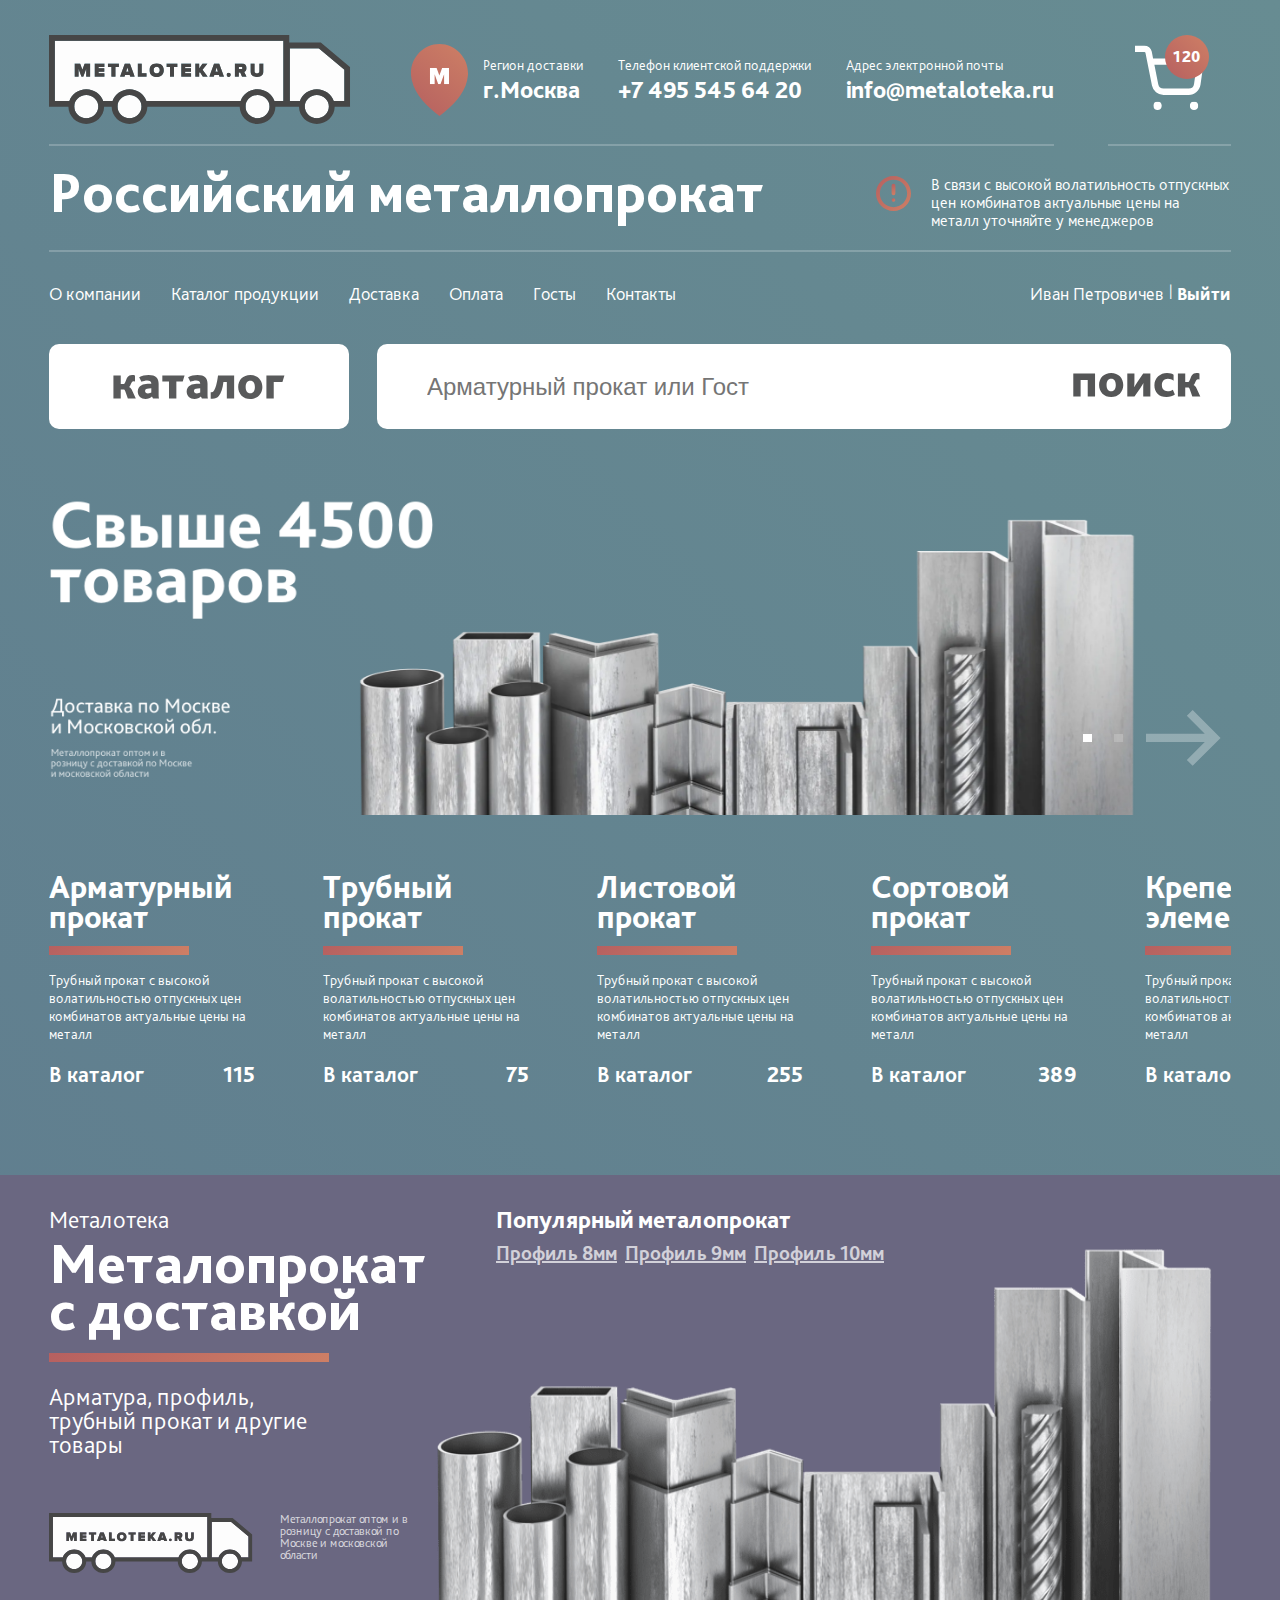
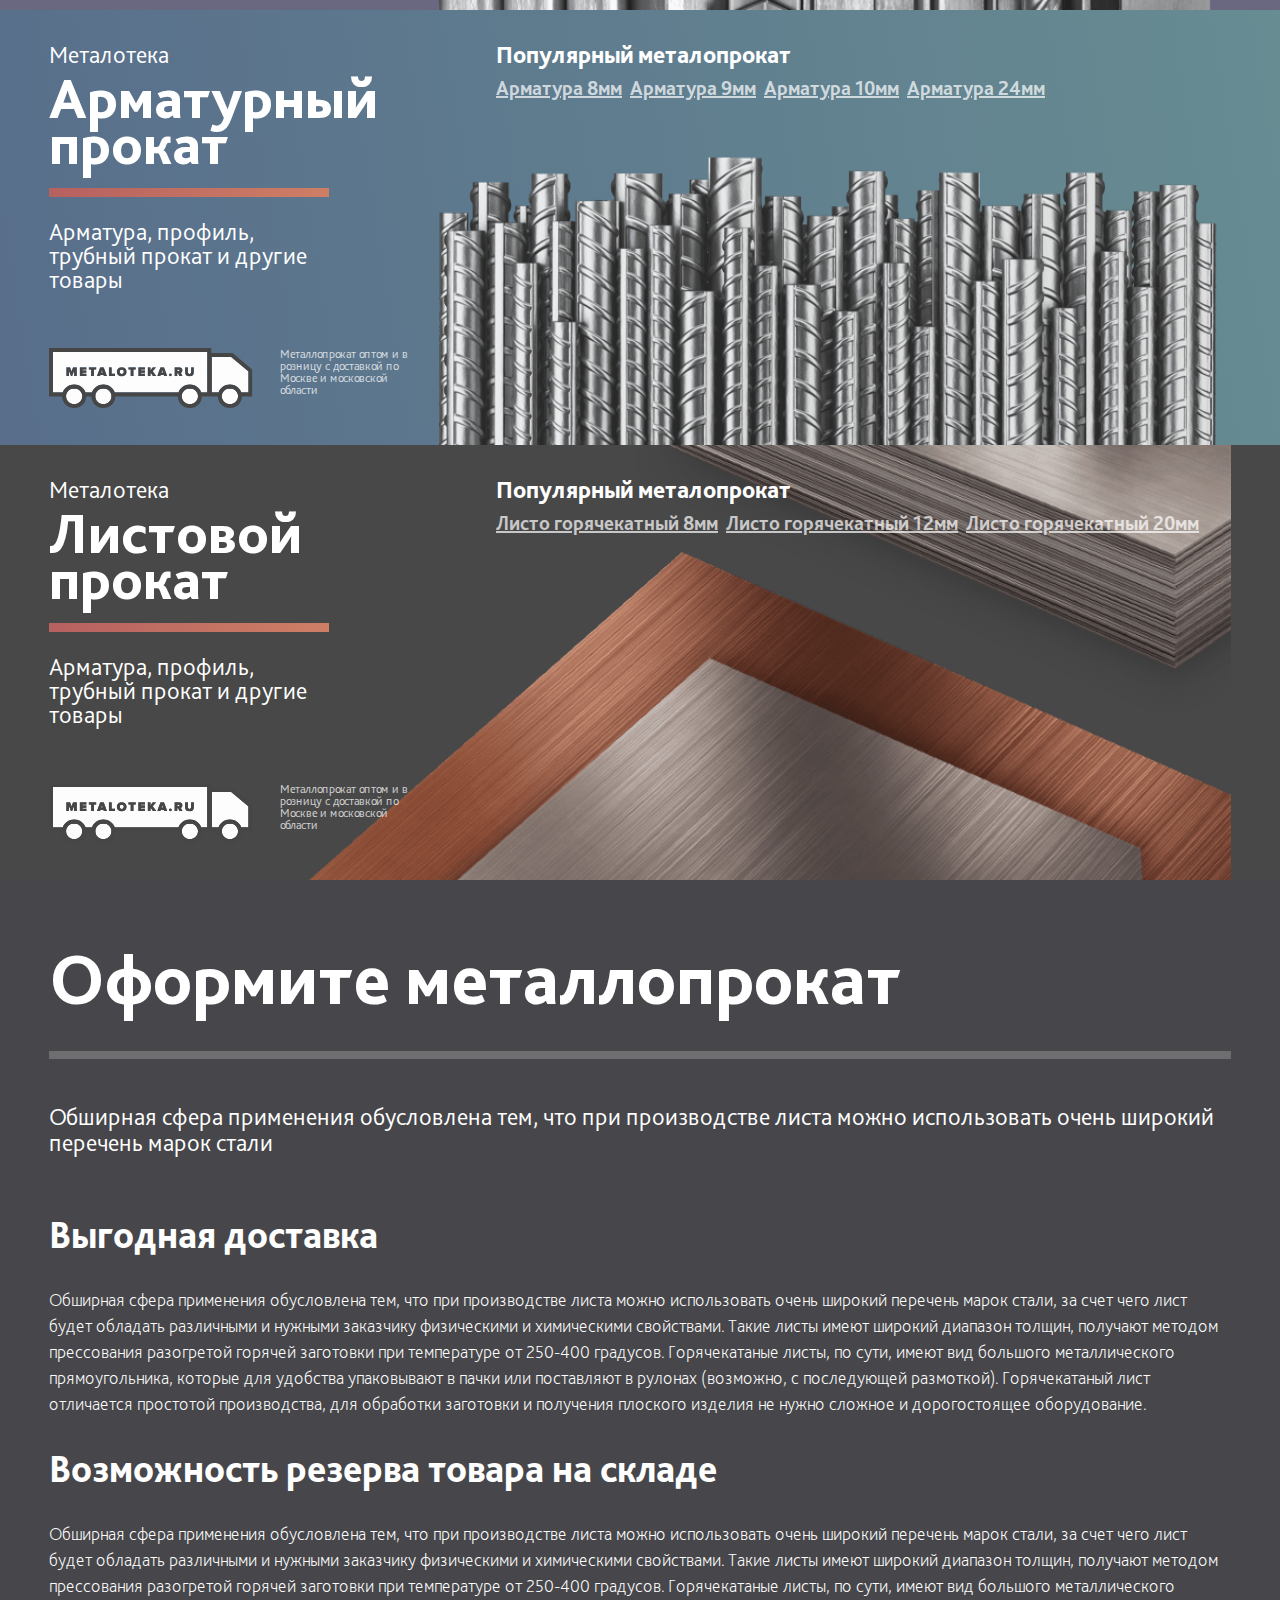
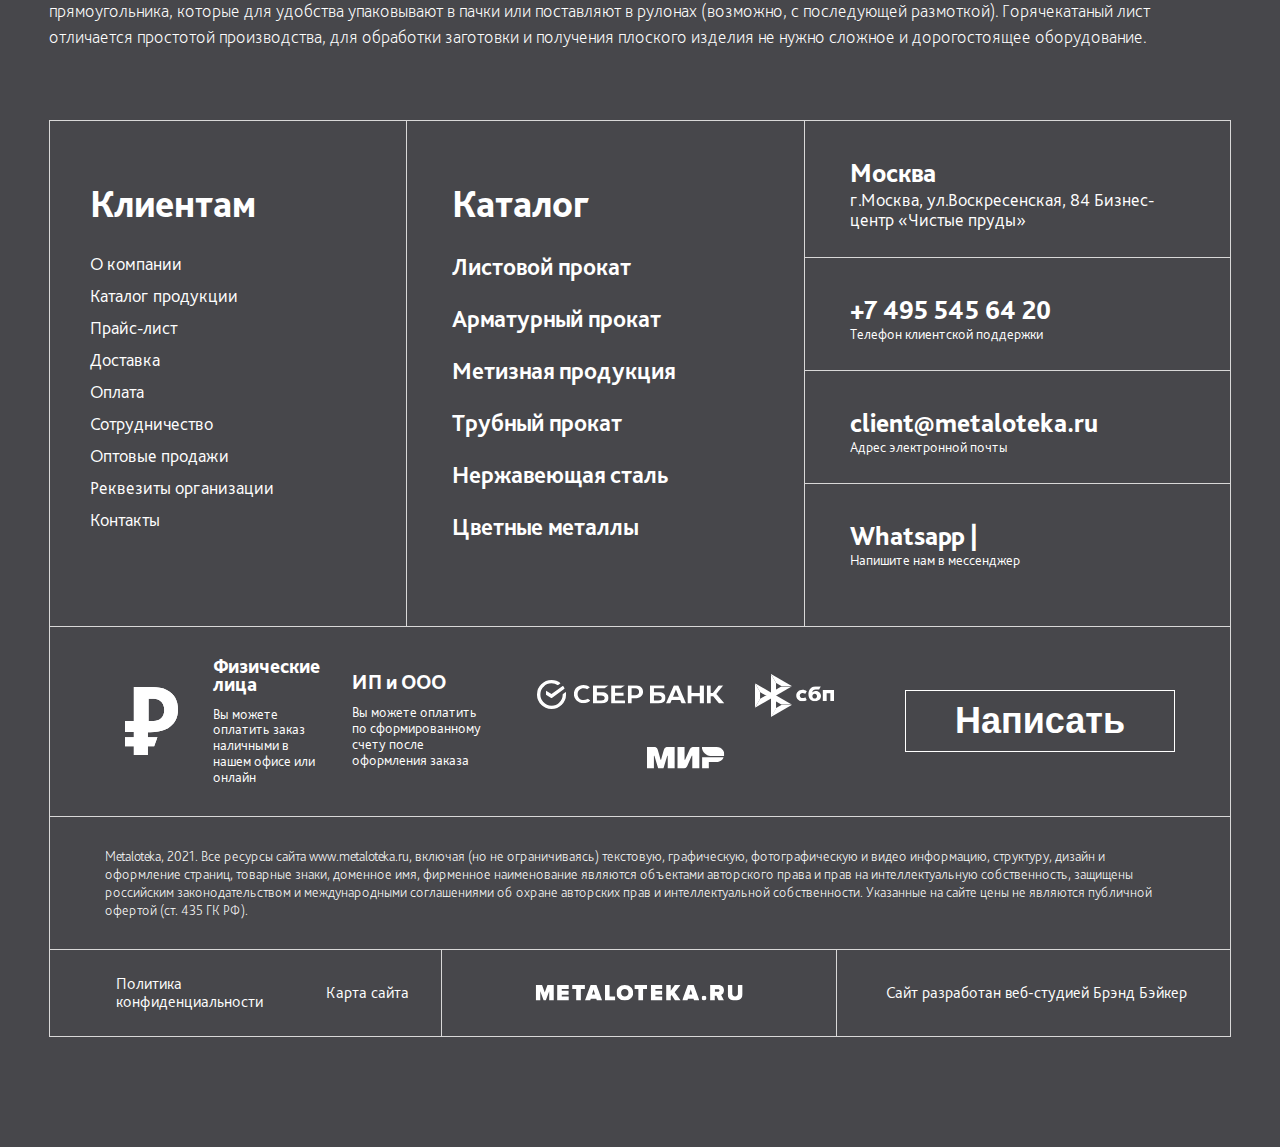
<file: index.html>
<!doctype html>
<html lang="ru">

	<head>
		<meta charset="UTF-8" />
		<meta name="viewport" content="width=device-width,user-scalable=no,initial-scale=1,maximum-scale=1,minimum-scale=1" />
		<meta http-equiv="X-UA-Compatible" content="ie=edge" />
		<meta name="theme-color" content="#678c92" />
		<title>Главная</title>
		<link href="/css/app.css" rel="stylesheet">
	</head>

	<body class="body">
		<header class="header">
			<div class="container">
				<div class="row justify-content-between align-items-xl-center">
					<div class="header__connection">
						<div class="header__line"></div><img class="header__logo" src="/images/logo.svg" alt="логотип metaloteka" />
						<div class="header__line"></div>
						<div class="contact-header ml-lg-60"><img class="contact-header__icon" src="/images/icon-pin-map.svg" alt="icon" /><span class="text contact-header__text">Регион доставки</span><span class="contact-header__contact">г.Москва</span></div>
						<div class="contact-header ml-lg-20"><span class="text contact-header__text">Телефон клиентской поддержки</span><a class="contact-header__contact" href="tel:+74955456420">+7 495 545 64 20</a></div>
						<div class="contact-header ml-lg-20"><span class="text contact-header__text">Адрес электронной почты</span><a class="contact-header__contact" href="mailto:info@metaloteka.ru">info@metaloteka.ru</a></div>
					</div>
					<div class="header__shipped"><span class="header__number-shipped">245 т</span>
						<div class="header__divider-shipped"></div><span class="text">отгружено за неделю</span>
					</div>
					<div class="header__wrap-basket"><a class="header__basket header__basket_full" href="#">
							<div class="header__basket-num">120</div>
							<div class="header__basket-icon"><svg width="69" height="65" viewBox="0 0 69 65" xmlns="http://www.w3.org/2000/svg">
									<defs>
										<clipPath id="dl3q6myura">
											<path d="M4500 0v5500H0V0h4500z" />
										</clipPath>
										<clipPath id="a5dmji0u5b">
											<path d="M9.36 0a7.516 7.516 0 0 1 7.375 6.05l1.363 6.846h47.384a3.24 3.24 0 0 1 2.457 1.1c.62.71.897 1.654.763 2.586l-3.22 22.706c-.859 5.83-5.858 10.15-11.745 10.146H28.51a11.81 11.81 0 0 1-11.56-9.512L10.432 7.308a1.073 1.073 0 0 0-1.074-.86H0V0zm52.407 19.344h-42.38l3.865 19.343a5.37 5.37 0 0 0 5.259 4.299h25.163a5.37 5.37 0 0 0 5.367-4.61l2.726-19.032z" />
										</clipPath>
										<clipPath id="hx4p2o3vkc">
											<path d="M8.588 4.298c0 5.73-8.588 5.73-8.588 0s8.588-5.73 8.588 0z" />
										</clipPath>
									</defs>
									<g fill="currentColor" clip-path="url(#dl3q6myura)" transform="translate(-2284 -595)">
										<g>
											<g clip-path="url(#a5dmji0u5b)" transform="translate(2284 595.522)">
												<path d="M0 0h68.735v49.434H0V0z" />
											</g>
											<g clip-path="url(#hx4p2o3vkc)" transform="translate(2338.747 651.405)">
												<path d="M0 0h8.588v8.595H0V0z" />
											</g>
											<g clip-path="url(#hx4p2o3vkc)" transform="translate(2302.25 651.405)">
												<path d="M0 0h8.588v8.595H0V0z" />
											</g>
										</g>
									</g>
								</svg></div>
						</a></div>
				</div>
				<div class="contact-header-warning">
					<p class="contact-header-warning__title">Российский металлопрокат</p>
					<div class="contact-header-warning__line"></div>
					<div class="contact-header-warning__right"><img class="contact-header-warning__img" src="/images/icon-warning.svg" alt="icon" />
						<p class="contact-header-warning__warning">В связи с высокой волатильность отпускных цен комбинатов актуальные цены на металл уточняйте у менеджеров</p>
					</div>
					<div class="contact-header-warning__line"></div>
				</div>
				<div class="header__nav">
					<div class="row">
						<div class="header__nav-link"><a class="header__link" href="#">О компании</a><a class="header__link" href="/catalog.html">Каталог продукции</a><a class="header__link" href="#">Доставка</a><a class="header__link" href="/cart-page.html">Оплата</a><a class="header__link" href="#">Госты</a><a class="header__link" href="/contacts.html">Контакты</a></div>
						<div class="header__date">
							<div class="header__name">Иван Петровичев</div><span class="header__stick">|</span><a class="header__exit" href="#" data-popup-open="authorization">Выйти</a>
						</div>
					</div>
				</div>
				<div class="row justify-content-between noWrap"><button class="header__catalog"><svg width="172" height="24" viewBox="0 0 172 24" xmlns="http://www.w3.org/2000/svg">
							<g fill="#555657" fill-rule="nonzero" opacity=".978">
								<path d="M.42 23.515h7.334v-8.97h2.962c.632 0 1.166.63 1.652 1.94l2.476 7.03h7.965l-4.128-8.921c-.631-1.358-1.505-2.133-2.574-2.57v-.097c1.506-1.018 1.749-3.588 2.866-4.945.388-.437.874-.679 1.554-.679a4.36 4.36 0 0 1 1.457.242V.388C21.207.097 19.847 0 19.118 0c-2.185 0-3.545.776-4.468 1.94-2.088 2.666-1.991 7.127-4.614 7.127H7.754V.582H.42v22.933zM40.002 23.515h6.022c-.389-1.26-.389-3.103-.389-4.509V8.727C45.635 3.152 42.721 0 35.631 0c-3.643 0-6.751.873-9.47 2.23l2.282 4.606c1.651-.872 3.885-1.406 5.828-1.406 2.477 0 4.03.873 4.03 3.006v.243l-3.642.145c-2.33.097-4.42.534-6.07 1.406-2.38 1.26-3.837 3.152-3.837 6.255 0 4.412 3.302 7.515 7.819 7.515 2.865 0 4.857-1.067 6.41-2.424l1.02 1.94zm-1.7-10.23v4.267c-.534.339-1.749.824-3.351.824-1.749 0-2.866-.776-2.866-2.376 0-.97.34-1.552 1.02-1.988.632-.388 1.554-.582 2.72-.63l2.477-.097zM56.028 23.515h7.334V6.594h6.362L71.569.582H49.326v6.012h6.702zM88.907 23.515h6.022c-.388-1.26-.388-3.103-.388-4.509V8.727C94.54 3.152 91.627 0 84.536 0c-3.642 0-6.75.873-9.47 2.23l2.283 4.606c1.65-.872 3.885-1.406 5.828-1.406 2.476 0 4.03.873 4.03 3.006v.243l-3.642.145c-2.331.097-4.42.534-6.07 1.406-2.38 1.26-3.837 3.152-3.837 6.255 0 4.412 3.302 7.515 7.819 7.515 2.865 0 4.856-1.067 6.41-2.424l1.02 1.94zm-1.7-10.23v4.267c-.534.339-1.748.824-3.35.824-1.749 0-2.866-.776-2.866-2.376 0-.97.34-1.552 1.02-1.988.631-.388 1.554-.582 2.72-.63l2.476-.097zM99.446 23.855c2.817 0 4.808-.97 6.314-2.764 2.428-2.86 3.933-7.855 4.662-14.06h3.4v16.484h7.333V.582H105.03c-1.02 8-2.622 13.285-4.274 15.515-.631.873-1.36 1.26-2.234 1.26-.097 0-.485 0-.825-.096v6.4c.582.145 1.31.194 1.748.194zM137.279 24c7.139 0 12.093-5.042 12.093-12.024C149.372 4.994 144.418 0 137.279 0c-7.14 0-12.093 4.994-12.093 11.976 0 6.982 4.954 12.024 12.093 12.024zm0-5.77c-3.254 0-4.614-2.715-4.614-6.254 0-3.54 1.36-6.206 4.614-6.206 3.254 0 4.613 2.666 4.613 6.206 0 3.54-1.36 6.254-4.613 6.254zM153.403 23.515h7.333V7.03h8.693L171.42.582h-18.017z" />
							</g>
						</svg></button>
					<div class="header__right"><input class="header__search" placeholder="Арматурный прокат или Гост" /><button class="header__button-search"><svg width="128" height="24" viewBox="0 0 128 24" xmlns="http://www.w3.org/2000/svg">
								<g fill="#555657" fill-rule="nonzero">
									<path d="M.291 23.515h7.333V7.03h7.091v16.485h7.334V.582H.29zM38.172 24c7.14 0 12.093-5.042 12.093-12.024C50.265 4.994 45.312 0 38.172 0 31.033 0 26.08 4.994 26.08 11.976 26.08 18.958 31.033 24 38.172 24zm0-5.77c-3.254 0-4.613-2.715-4.613-6.254 0-3.54 1.36-6.206 4.613-6.206 3.254 0 4.614 2.666 4.614 6.206 0 3.54-1.36 6.254-4.614 6.254zM54.296 23.515h7.188l5.925-8.582c1.263-1.842 2.477-3.927 2.914-4.751h.146c-.146 1.26-.243 3.248-.243 5.14v8.193h7.14V.582h-7.189l-5.925 8.582c-1.262 1.842-2.477 3.927-2.914 4.751h-.145c.145-1.26.243-3.248.243-5.14V.583h-7.14v22.933zM93.538 24c3.35 0 6.41-.97 8.353-2.376l-2.04-4.945c-1.748.97-3.302 1.551-5.245 1.551-3.448 0-5.73-2.133-5.73-6.109 0-3.54 2.185-6.351 6.021-6.351 2.234 0 3.983.678 5.683 1.988V1.697C99.414.921 97.326 0 94.023 0 87.37 0 81.396 4.752 81.396 12.17c0 6.788 4.371 11.83 12.142 11.83zM104.902 23.515h7.334v-8.97h2.962c.631 0 1.166.63 1.651 1.94l2.477 7.03h7.965l-4.128-8.921c-.632-1.358-1.506-2.133-2.574-2.57v-.097c1.505-1.018 1.748-3.588 2.865-4.945.389-.437.874-.679 1.554-.679a4.36 4.36 0 0 1 1.457.242V.388C125.688.097 124.328 0 123.6 0c-2.186 0-3.545.776-4.468 1.94-2.088 2.666-1.991 7.127-4.614 7.127h-2.282V.582h-7.334v22.933z" />
								</g>
							</svg></button></div>
				</div>
			</div>
		</header>
		<main class="main main_no-margin-bottom index">
			<section class="section-slider">
				<div class="container">
					<div class="row">
						<div class="slider swiper">
							<div class="slider__slides swiper-wrapper">
								<div class="slider__slide swiper-slide"><img class="slider__img" src="/7aa4674657df6efb96d0.webp" alt="слайд1" /></div>
								<div class="slider__slide swiper-slide"><img class="slider__img" src="/5cd4cc40a7d3c6ffe39e.webp" alt="слайд2" /></div>
							</div>
							<div class="slider__pagination swiper-pagination"></div><svg class="slider__button-next" width="75" height="56" viewBox="0 0 75 56" xmlns="http://www.w3.org/2000/svg">
								<path d="M0 32.086h58.75L40.832 50l5.836 5.836 27.914-27.918L46.668 0l-5.836 5.836L58.75 23.75H0z" fill="currentColor" fill-rule="nonzero" />
							</svg>
						</div>
					</div>
				</div>
			</section>
			<section class="section-catalog" data-type-section="general">
				<div class="container">
					<div class="section-catalog__catalog-wrapper">
						<div class="section-catalog__left-aside">
							<div class="section-catalog__logo"><img class="section-catalog__img" src="/images/catalog-banner.svg" />
								<div class="section-catalog__banner"><span class="section-catalog__title">Металотека</span><span class="section-catalog__subtitle">Каталог</span>
									<div class="section-catalog__range"></div>
								</div>
							</div>
							<div class="section-catalog__navigation"><a class="section-catalog__category" href="#">Трубный прокат</a><a class="section-catalog__category" href="#">Арматурный прокат</a><a class="section-catalog__category" href="#">Метизная продукция</a><a class="section-catalog__category" href="#">Листовой прокат</a><a class="section-catalog__category" href="#">Нержавеющая сталь</a><a class="section-catalog__category" href="#">Цветные металлы</a><a class="section-catalog__category" href="#">Сортовой прокат</a>
								<div class="section-catalog__accordion-wrapper">
									<div class="accordion-list">
										<div class="accordion accordion_fz-20 accordion_arrow">
											<div class="accordion__title">Листовой прокат</div>
											<div class="accordion__body">
												<div class="accordion-list__list-wrapper"><a class="accordion-list__link" href="#">Труба профильная</a><a class="accordion-list__link" href="#">Трубы в изоляции</a><a class="accordion-list__link" href="#">Труба водогазопроводная оцинкованная</a><a class="accordion-list__link" href="#">Трубы в изоляции</a><a class="accordion-list__link" href="#">Труба магистральная</a><a class="accordion-list__link" href="#">Труба Овальная</a><a class="accordion-list__link" href="#">Труба профильная</a><a class="accordion-list__link" href="#">Труба профильная</a></div>
											</div>
										</div>
									</div>
									<div class="section-catalog__line-small"></div>
									<div class="accordion-list">
										<div class="accordion accordion_fz-20 accordion_arrow">
											<div class="accordion__title">Арматурный прокат</div>
											<div class="accordion__body">
												<div class="accordion-list__list-wrapper"><a class="accordion-list__link" href="#">Труба профильная</a><a class="accordion-list__link" href="#">Трубы в изоляции</a><a class="accordion-list__link" href="#">Труба водогазопроводная оцинкованная</a><a class="accordion-list__link" href="#">Трубы в изоляции</a><a class="accordion-list__link" href="#">Труба магистральная</a><a class="accordion-list__link" href="#">Труба Овальная</a><a class="accordion-list__link" href="#">Труба профильная</a><a class="accordion-list__link" href="#">Труба профильная</a></div>
											</div>
										</div>
									</div>
									<div class="section-catalog__line-small"></div>
									<div class="accordion-list">
										<div class="accordion accordion_fz-20 accordion_arrow">
											<div class="accordion__title">Метизная продукция</div>
											<div class="accordion__body">
												<div class="accordion-list__list-wrapper"><a class="accordion-list__link" href="#">Труба профильная</a><a class="accordion-list__link" href="#">Трубы в изоляции</a><a class="accordion-list__link" href="#">Труба водогазопроводная оцинкованная</a><a class="accordion-list__link" href="#">Трубы в изоляции</a><a class="accordion-list__link" href="#">Труба магистральная</a><a class="accordion-list__link" href="#">Труба Овальная</a><a class="accordion-list__link" href="#">Труба профильная</a><a class="accordion-list__link" href="#">Труба профильная</a></div>
											</div>
										</div>
									</div>
									<div class="section-catalog__line-small"></div>
									<div class="accordion-list">
										<div class="accordion accordion_fz-20 accordion_arrow">
											<div class="accordion__title">Трубный прокат</div>
											<div class="accordion__body">
												<div class="accordion-list__list-wrapper"><a class="accordion-list__link" href="#">Труба профильная</a><a class="accordion-list__link" href="#">Трубы в изоляции</a><a class="accordion-list__link" href="#">Труба водогазопроводная оцинкованная</a><a class="accordion-list__link" href="#">Трубы в изоляции</a><a class="accordion-list__link" href="#">Труба магистральная</a><a class="accordion-list__link" href="#">Труба Овальная</a><a class="accordion-list__link" href="#">Труба профильная</a><a class="accordion-list__link" href="#">Труба профильная</a></div>
											</div>
										</div>
									</div>
									<div class="section-catalog__line-small"></div>
									<div class="accordion-list">
										<div class="accordion accordion_fz-20 accordion_arrow">
											<div class="accordion__title">Нержавеющая сталь</div>
											<div class="accordion__body">
												<div class="accordion-list__list-wrapper"><a class="accordion-list__link" href="#">Труба профильная</a><a class="accordion-list__link" href="#">Трубы в изоляции</a><a class="accordion-list__link" href="#">Труба водогазопроводная оцинкованная</a><a class="accordion-list__link" href="#">Трубы в изоляции</a><a class="accordion-list__link" href="#">Труба магистральная</a><a class="accordion-list__link" href="#">Труба Овальная</a><a class="accordion-list__link" href="#">Труба профильная</a><a class="accordion-list__link" href="#">Труба профильная</a></div>
											</div>
										</div>
									</div>
									<div class="section-catalog__line-small"></div>
									<div class="accordion-list">
										<div class="accordion accordion_fz-20 accordion_arrow">
											<div class="accordion__title">Цветные металлы</div>
											<div class="accordion__body">
												<div class="accordion-list__list-wrapper"><a class="accordion-list__link" href="#">Труба профильная</a><a class="accordion-list__link" href="#">Трубы в изоляции</a><a class="accordion-list__link" href="#">Труба водогазопроводная оцинкованная</a><a class="accordion-list__link" href="#">Трубы в изоляции</a><a class="accordion-list__link" href="#">Труба магистральная</a><a class="accordion-list__link" href="#">Труба Овальная</a><a class="accordion-list__link" href="#">Труба профильная</a><a class="accordion-list__link" href="#">Труба профильная</a></div>
											</div>
										</div>
									</div>
									<div class="section-catalog__line-small"></div>
									<div class="accordion-list">
										<div class="accordion accordion_fz-20 accordion_arrow">
											<div class="accordion__title">Сортовой прокат</div>
											<div class="accordion__body">
												<div class="accordion-list__list-wrapper"><a class="accordion-list__link" href="#">Труба профильная</a><a class="accordion-list__link" href="#">Трубы в изоляции</a><a class="accordion-list__link" href="#">Труба водогазопроводная оцинкованная</a><a class="accordion-list__link" href="#">Трубы в изоляции</a><a class="accordion-list__link" href="#">Труба магистральная</a><a class="accordion-list__link" href="#">Труба Овальная</a><a class="accordion-list__link" href="#">Труба профильная</a><a class="accordion-list__link" href="#">Труба профильная</a></div>
											</div>
										</div>
									</div>
									<div class="section-catalog__line-small"></div>
								</div>
							</div>
							<div class="section-catalog__mobile-description">Металлопрокат оптом и в розницу с доставкой по Москве и московской области</div>
						</div>
						<div class="section-catalog__right-aside">
							<div class="product-main">
								<div class="product-main__wrapper"><span class="product-main__title">Трубный прокат</span>
									<div class="product-main__range"></div>
									<div class="product-main__information-block">
										<div class="accordion-list">
											<div class="accordion accordion_fz-20 accordion_reset">
												<div class="accordion__title">Труба профильная (158)</div>
												<div class="accordion__body">
													<div class="accordion-list__list-wrapper"><a class="accordion-list__link" href="#">Труба профильная прямоугольная</a><a class="accordion-list__link" href="#">Труба профильная прямоугольная</a><a class="accordion-list__link" href="#">Труба профильная прямоугольная</a><a class="accordion-list__link" href="#">Труба профильная прямоугольная</a><a class="accordion-list__link" href="#">Труба профильная прямоугольная</a><a class="accordion-list__link" href="#">Труба профильная прямоугольная</a><a class="accordion-list__link" href="#">Труба профильная прямоугольная</a></div>
												</div>
											</div>
										</div>
										<div class="accordion-list">
											<div class="accordion accordion_fz-20 accordion_reset">
												<div class="accordion__title">Труба профильная (158)</div>
												<div class="accordion__body">
													<div class="accordion-list__list-wrapper"><a class="accordion-list__link" href="#">Труба профильная прямоугольная</a><a class="accordion-list__link" href="#">Труба профильная прямоугольная</a><a class="accordion-list__link" href="#">Труба профильная прямоугольная</a><a class="accordion-list__link" href="#">Труба профильная прямоугольная</a><a class="accordion-list__link" href="#">Труба профильная прямоугольная</a><a class="accordion-list__link" href="#">Труба профильная прямоугольная</a><a class="accordion-list__link" href="#">Труба профильная прямоугольная</a></div>
												</div>
											</div>
										</div>
										<div class="accordion-list">
											<div class="accordion accordion_fz-20 accordion_reset">
												<div class="accordion__title">Труба профильная (158)</div>
												<div class="accordion__body">
													<div class="accordion-list__list-wrapper"><a class="accordion-list__link" href="#">Труба профильная прямоугольная</a><a class="accordion-list__link" href="#">Труба профильная прямоугольная</a><a class="accordion-list__link" href="#">Труба профильная прямоугольная</a><a class="accordion-list__link" href="#">Труба профильная прямоугольная</a><a class="accordion-list__link" href="#">Труба профильная прямоугольная</a><a class="accordion-list__link" href="#">Труба профильная прямоугольная</a><a class="accordion-list__link" href="#">Труба профильная прямоугольная</a></div>
												</div>
											</div>
										</div>
										<div class="accordion-list">
											<div class="accordion accordion_fz-20 accordion_reset">
												<div class="accordion__title">Труба профильная (158)</div>
												<div class="accordion__body">
													<div class="accordion-list__list-wrapper"><a class="accordion-list__link" href="#">Труба профильная прямоугольная</a><a class="accordion-list__link" href="#">Труба профильная прямоугольная</a><a class="accordion-list__link" href="#">Труба профильная прямоугольная</a><a class="accordion-list__link" href="#">Труба профильная прямоугольная</a><a class="accordion-list__link" href="#">Труба профильная прямоугольная</a><a class="accordion-list__link" href="#">Труба профильная прямоугольная</a><a class="accordion-list__link" href="#">Труба профильная прямоугольная</a></div>
												</div>
											</div>
										</div>
										<div class="accordion-list">
											<div class="accordion accordion_fz-20 accordion_reset">
												<div class="accordion__title">Труба профильная (158)</div>
												<div class="accordion__body">
													<div class="accordion-list__list-wrapper"><a class="accordion-list__link" href="#">Труба профильная прямоугольная</a><a class="accordion-list__link" href="#">Труба профильная прямоугольная</a><a class="accordion-list__link" href="#">Труба профильная прямоугольная</a><a class="accordion-list__link" href="#">Труба профильная прямоугольная</a><a class="accordion-list__link" href="#">Труба профильная прямоугольная</a><a class="accordion-list__link" href="#">Труба профильная прямоугольная</a><a class="accordion-list__link" href="#">Труба профильная прямоугольная</a></div>
												</div>
											</div>
										</div>
										<div class="accordion-list">
											<div class="accordion accordion_fz-20 accordion_reset">
												<div class="accordion__title">Труба профильная (158)</div>
												<div class="accordion__body">
													<div class="accordion-list__list-wrapper"><a class="accordion-list__link" href="#">Труба профильная прямоугольная</a><a class="accordion-list__link" href="#">Труба профильная прямоугольная</a><a class="accordion-list__link" href="#">Труба профильная прямоугольная</a><a class="accordion-list__link" href="#">Труба профильная прямоугольная</a><a class="accordion-list__link" href="#">Труба профильная прямоугольная</a><a class="accordion-list__link" href="#">Труба профильная прямоугольная</a><a class="accordion-list__link" href="#">Труба профильная прямоугольная</a></div>
												</div>
											</div>
										</div>
										<div class="accordion-list">
											<div class="accordion accordion_fz-20 accordion_reset">
												<div class="accordion__title">Труба профильная (158)</div>
												<div class="accordion__body">
													<div class="accordion-list__list-wrapper"><a class="accordion-list__link" href="#">Труба профильная прямоугольная</a><a class="accordion-list__link" href="#">Труба профильная прямоугольная</a><a class="accordion-list__link" href="#">Труба профильная прямоугольная</a><a class="accordion-list__link" href="#">Труба профильная прямоугольная</a><a class="accordion-list__link" href="#">Труба профильная прямоугольная</a><a class="accordion-list__link" href="#">Труба профильная прямоугольная</a><a class="accordion-list__link" href="#">Труба профильная прямоугольная</a></div>
												</div>
											</div>
										</div>
									</div>
								</div>
							</div>
							<div class="product-tags">
								<div class="product-tags__tags-wrapper"><a class="product-tags__tag" href="#">Труба профильная</a><a class="product-tags__tag" href="#">Профильная</a><a class="product-tags__tag" href="#">Труба 8мм</a><a class="product-tags__tag" href="#">Труба 8мм</a><a class="product-tags__tag" href="#">уголок</a><a class="product-tags__tag" href="#">лента</a><a class="product-tags__tag" href="#">плита</a><a class="product-tags__tag" href="#">шестигранник</a></div><img class="product-tags__img-bg" src="/images/catalog-bg.png" />
							</div>
							<div class="product-footer">
								<div class="product-footer__footer-wrapper"><img class="product-footer__qr" src="/images/icon-qr.svg" />
									<div class="contact-information-footer">
										<div class="contact-information-footer__name"><span class="contact-information-footer__title">Metaloteka</span>
											<div class="contact-information-footer__sub-title">Металлопрокат оптом и в розницу</div>
											<p class="contact-information-footer__text">QR-код для загрузки реквизитов в мобильное приложение банка</p>
										</div>
									</div>
									<div class="contact-information-footer">
										<div class="contact-information-footer__name"><a class="contact-information-footer__link" href="tel:+74955456420">+7 495 545 64 20</a>
											<p class="contact-information-footer__text">Телефон клиентской поддержки</p>
											<p class="contact-information-footer__text contact-information-footer__text_bold">Онлайн заявки и заказы обрабатываем с 9:00-18:00</p>
										</div>
									</div>
									<div class="contact-information-footer">
										<div class="contact-information-footer__name"><a class="contact-information-footer__link" href="mailto:info@metaloteka.ru">info@metaloteka.ru</a>
											<p class="contact-information-footer__text">Напишите нам и мы постараемся ответить на все ваши вопросы</p>
										</div>
									</div>
								</div>
							</div>
						</div>
					</div>
				</div>
			</section>
			<section class="section-catalog" data-type-section="details">
				<div class="container">
					<div class="section-catalog__catalog-wrapper">
						<div class="section-catalog__left-aside">
							<div class="section-catalog__logo"><img class="section-catalog__img" src="/images/catalog-banner.svg" />
								<div class="section-catalog__banner"><span class="section-catalog__title">Металотека</span><span class="section-catalog__subtitle">Листовой прокат</span>
									<div class="section-catalog__range"></div>
								</div>
							</div>
							<div class="section-catalog__navigation"><a class="section-catalog__selected-title" href="#">Цветные металлы</a>
								<div class="section-catalog__details-navigation-wrapper"><a class="section-catalog__details-item" href="">Латунь (72)</a><a class="section-catalog__details-item" href="">Круг латунный</a><a class="section-catalog__details-item" href="">Латунная лента</a><a class="section-catalog__details-item" href="">Латунный лист</a><a class="section-catalog__details-item" href="">Латунная труба</a><a class="section-catalog__details-item" href="">Латунная проволока</a><a class="section-catalog__details-item" href="">Латунный шестигранник</a><a class="section-catalog__details-item" href="">Латунный квадрат</a></div>
								<div class="section-catalog__details-navigation-wrapper"><a class="section-catalog__details-item" href="">Титан (124)</a><a class="section-catalog__details-item" href="">Титановая проволока</a><a class="section-catalog__details-item" href="">Титановый лист</a></div>
								<div class="section-catalog__details-navigation-wrapper"><a class="section-catalog__details-item" href="">Медь (268)</a><a class="section-catalog__details-item" href="">Медный круг</a><a class="section-catalog__details-item" href="">Медная лента</a><a class="section-catalog__details-item" href="">Медный лист</a><a class="section-catalog__details-item" href="">Медная труба</a><a class="section-catalog__details-item" href="">Медная шина</a><a class="section-catalog__details-item" href="">Медная плита</a><a class="section-catalog__details-item" href="">Медная проволока</a></div>
								<div class="section-catalog__details-navigation-wrapper"><a class="section-catalog__details-item" href="">Аллюминий (158)</a><a class="section-catalog__details-item" href="">Алюминиевый круг</a><a class="section-catalog__details-item" href="">Алюминиевая плита</a><a class="section-catalog__details-item" href="">Алюминиевая труба</a><a class="section-catalog__details-item" href="">Алюминиевый лист</a><a class="section-catalog__details-item" href="">Алюминиевый уголок</a><a class="section-catalog__details-item" href="">Алюминиевая проволока</a><a class="section-catalog__details-item" href="">Алюминиевый швеллер</a><a class="section-catalog__details-item" href="">Алюминиевая профильная труба</a><a class="section-catalog__details-item" href="">Лист алюминиевый</a><a class="section-catalog__details-item" href="">Алюминиевый лист</a><a class="section-catalog__details-item" href="">Алюминиевый уголок</a></div>
							</div>
							<div class="section-catalog__navigation-mobile">
								<div class="section-catalog__navigation-mobile-wrapper"><a class="section-catalog__selected-title" href="#">Лист горячекатный</a>
									<div class="select"><button class="select__button">Толщина, мм</button>
										<div class="select__option-wrapper"><a class="select__option" value="Толщина, 10 мм" href="#">Толщина, 10 мм</a><a class="select__option" value="Толщина, 20 мм" href="#">Толщина, 20 мм</a><a class="select__option" value="Толщина, 30 мм" href="#">Толщина, 30 мм</a><a class="select__option" value="Толщина, 40 мм" href="#">Толщина, 40 мм</a><a class="select__option" value="Толщина, 50 мм" href="#">Толщина, 50 мм</a></div>
									</div>
									<div class="section-catalog__item-wrapper">
										<div class="product-item">
											<p class="product-item__title"><a class="product-item__link">Лист горячекатный, 60 мм</a></p>
											<p class="product-item__subtitle">Просечно-вытяжной лист, 16 мм (изготавливается по технологии горячекатного листа)</p>
											<div class="product-item__column">
												<p class="text">60 мм</p>
												<p class="text">1500 x 600 мм</p>
											</div>
											<div class="product-item__column">
												<p class="text">за 1 тонну</p>
												<p class="text">115 400 р.</p>
											</div>
											<div class="product-item__column">
												<p class="text">за 1 м2</p>
												<p class="text">12 400 р.</p>
											</div>
											<div class="product-item__column">
												<p class="text">за 1 лист</p>
												<p class="text">35 800 р.</p>
											</div>
											<div class="product-item__basket-wrapper">
												<p class="product-item__basket-description">Добавьте в корзину и рассчитайте точный необходимий обьем</p>
												<div class="product-item__basket-img" data-popup-open="product-item-details"><svg width="69" height="65" viewBox="0 0 69 65" xmlns="http://www.w3.org/2000/svg">
														<defs>
															<clipPath id="dl3q6myura">
																<path d="M4500 0v5500H0V0h4500z" />
															</clipPath>
															<clipPath id="a5dmji0u5b">
																<path d="M9.36 0a7.516 7.516 0 0 1 7.375 6.05l1.363 6.846h47.384a3.24 3.24 0 0 1 2.457 1.1c.62.71.897 1.654.763 2.586l-3.22 22.706c-.859 5.83-5.858 10.15-11.745 10.146H28.51a11.81 11.81 0 0 1-11.56-9.512L10.432 7.308a1.073 1.073 0 0 0-1.074-.86H0V0zm52.407 19.344h-42.38l3.865 19.343a5.37 5.37 0 0 0 5.259 4.299h25.163a5.37 5.37 0 0 0 5.367-4.61l2.726-19.032z" />
															</clipPath>
															<clipPath id="hx4p2o3vkc">
																<path d="M8.588 4.298c0 5.73-8.588 5.73-8.588 0s8.588-5.73 8.588 0z" />
															</clipPath>
														</defs>
														<g fill="currentColor" clip-path="url(#dl3q6myura)" transform="translate(-2284 -595)">
															<g>
																<g clip-path="url(#a5dmji0u5b)" transform="translate(2284 595.522)">
																	<path d="M0 0h68.735v49.434H0V0z" />
																</g>
																<g clip-path="url(#hx4p2o3vkc)" transform="translate(2338.747 651.405)">
																	<path d="M0 0h8.588v8.595H0V0z" />
																</g>
																<g clip-path="url(#hx4p2o3vkc)" transform="translate(2302.25 651.405)">
																	<path d="M0 0h8.588v8.595H0V0z" />
																</g>
															</g>
														</g>
													</svg></div>
											</div>
										</div>
										<div class="product-item">
											<p class="product-item__title"><a class="product-item__link">Лист горячекатный, 60 мм</a></p>
											<p class="product-item__subtitle">Просечно-вытяжной лист, 16 мм (изготавливается по технологии горячекатного листа)</p>
											<div class="product-item__column">
												<p class="text">60 мм</p>
												<p class="text">1500 x 600 мм</p>
											</div>
											<div class="product-item__column">
												<p class="text">за 1 тонну</p>
												<p class="text">115 400 р.</p>
											</div>
											<div class="product-item__column">
												<p class="text">за 1 м2</p>
												<p class="text">12 400 р.</p>
											</div>
											<div class="product-item__column">
												<p class="text">за 1 лист</p>
												<p class="text">35 800 р.</p>
											</div>
											<div class="product-item__basket-wrapper">
												<p class="product-item__basket-description">Добавьте в корзину и рассчитайте точный необходимий обьем</p>
												<div class="product-item__basket-img" data-popup-open="product-item-details"><svg width="69" height="65" viewBox="0 0 69 65" xmlns="http://www.w3.org/2000/svg">
														<defs>
															<clipPath id="dl3q6myura">
																<path d="M4500 0v5500H0V0h4500z" />
															</clipPath>
															<clipPath id="a5dmji0u5b">
																<path d="M9.36 0a7.516 7.516 0 0 1 7.375 6.05l1.363 6.846h47.384a3.24 3.24 0 0 1 2.457 1.1c.62.71.897 1.654.763 2.586l-3.22 22.706c-.859 5.83-5.858 10.15-11.745 10.146H28.51a11.81 11.81 0 0 1-11.56-9.512L10.432 7.308a1.073 1.073 0 0 0-1.074-.86H0V0zm52.407 19.344h-42.38l3.865 19.343a5.37 5.37 0 0 0 5.259 4.299h25.163a5.37 5.37 0 0 0 5.367-4.61l2.726-19.032z" />
															</clipPath>
															<clipPath id="hx4p2o3vkc">
																<path d="M8.588 4.298c0 5.73-8.588 5.73-8.588 0s8.588-5.73 8.588 0z" />
															</clipPath>
														</defs>
														<g fill="currentColor" clip-path="url(#dl3q6myura)" transform="translate(-2284 -595)">
															<g>
																<g clip-path="url(#a5dmji0u5b)" transform="translate(2284 595.522)">
																	<path d="M0 0h68.735v49.434H0V0z" />
																</g>
																<g clip-path="url(#hx4p2o3vkc)" transform="translate(2338.747 651.405)">
																	<path d="M0 0h8.588v8.595H0V0z" />
																</g>
																<g clip-path="url(#hx4p2o3vkc)" transform="translate(2302.25 651.405)">
																	<path d="M0 0h8.588v8.595H0V0z" />
																</g>
															</g>
														</g>
													</svg></div>
											</div>
										</div>
										<div class="product-item">
											<p class="product-item__title"><a class="product-item__link">Лист горячекатный, 60 мм</a></p>
											<p class="product-item__subtitle">Просечно-вытяжной лист, 16 мм (изготавливается по технологии горячекатного листа)</p>
											<div class="product-item__column">
												<p class="text">60 мм</p>
												<p class="text">1500 x 600 мм</p>
											</div>
											<div class="product-item__column">
												<p class="text">за 1 тонну</p>
												<p class="text">115 400 р.</p>
											</div>
											<div class="product-item__column">
												<p class="text">за 1 м2</p>
												<p class="text">-</p>
											</div>
											<div class="product-item__column">
												<p class="text">за 1 лист</p>
												<p class="text">-</p>
											</div>
											<div class="product-item__basket-wrapper">
												<p class="product-item__basket-description">Добавьте в корзину и рассчитайте точный необходимий обьем</p>
												<div class="product-item__basket-img" data-popup-open="product-item-details"><svg width="69" height="65" viewBox="0 0 69 65" xmlns="http://www.w3.org/2000/svg">
														<defs>
															<clipPath id="dl3q6myura">
																<path d="M4500 0v5500H0V0h4500z" />
															</clipPath>
															<clipPath id="a5dmji0u5b">
																<path d="M9.36 0a7.516 7.516 0 0 1 7.375 6.05l1.363 6.846h47.384a3.24 3.24 0 0 1 2.457 1.1c.62.71.897 1.654.763 2.586l-3.22 22.706c-.859 5.83-5.858 10.15-11.745 10.146H28.51a11.81 11.81 0 0 1-11.56-9.512L10.432 7.308a1.073 1.073 0 0 0-1.074-.86H0V0zm52.407 19.344h-42.38l3.865 19.343a5.37 5.37 0 0 0 5.259 4.299h25.163a5.37 5.37 0 0 0 5.367-4.61l2.726-19.032z" />
															</clipPath>
															<clipPath id="hx4p2o3vkc">
																<path d="M8.588 4.298c0 5.73-8.588 5.73-8.588 0s8.588-5.73 8.588 0z" />
															</clipPath>
														</defs>
														<g fill="currentColor" clip-path="url(#dl3q6myura)" transform="translate(-2284 -595)">
															<g>
																<g clip-path="url(#a5dmji0u5b)" transform="translate(2284 595.522)">
																	<path d="M0 0h68.735v49.434H0V0z" />
																</g>
																<g clip-path="url(#hx4p2o3vkc)" transform="translate(2338.747 651.405)">
																	<path d="M0 0h8.588v8.595H0V0z" />
																</g>
																<g clip-path="url(#hx4p2o3vkc)" transform="translate(2302.25 651.405)">
																	<path d="M0 0h8.588v8.595H0V0z" />
																</g>
															</g>
														</g>
													</svg></div>
											</div>
										</div>
									</div><a class="section-catalog__btn-product-list" href="">Загрузить еще</a>
								</div>
								<div class="section-catalog__mobile-description">Металлопрокат оптом и в розницу с доставкой по Москве и московской области</div>
							</div>
						</div>
						<div class="section-catalog__right-aside">
							<div class="product-main-details">
								<div class="product-main-details__wrapper"><span class="product-main-details__title">Цветные металлы</span>
									<div class="product-main-details__range"></div>
									<div class="product-main-details__information-block-details"><span class="product-main-details__aboveTitle">Алюминий</span><span class="product-main-details__subtitle">Алюминиевый круг</span>
										<div class="product-main-details__wrapper-description"><span class="product-main-details__description">* Алюминиевый круг – вид плоского металлопроката, получаемый путем поперечной резки горячекатаных рулонов после их прокатки на полунепрерывных либо непрерывных станах.</span><span class="product-main-details__search-count">Найдено товаров (24)</span></div>
										<div class="filter-group"><span class="filter-group__title">Диаметр (D) / мм</span>
											<div class="filter-group__filters-wrapper">
												<div class="filter-group__diameters"><label class="filter-group__diameter-value" for="0" data-filter-diameters="1.5">1.5</label><input class="filter-group__input" id="0" type="checkbox" /><label class="filter-group__diameter-value" for="1" data-filter-diameters="2">2</label><input class="filter-group__input" id="1" type="checkbox" /><label class="filter-group__diameter-value" for="2" data-filter-diameters="4">4</label><input class="filter-group__input" id="2" type="checkbox" /><label class="filter-group__diameter-value" for="3" data-filter-diameters="6">6</label><input class="filter-group__input" id="3" type="checkbox" /><label class="filter-group__diameter-value active" for="4" data-filter-diameters="8">8</label><input class="filter-group__input" id="4" type="checkbox" /><label class="filter-group__diameter-value" for="5" data-filter-diameters="10">10</label><input class="filter-group__input" id="5" type="checkbox" /><label class="filter-group__diameter-value" for="6" data-filter-diameters="12">12</label><input class="filter-group__input" id="6" type="checkbox" /><label class="filter-group__diameter-value" for="7" data-filter-diameters="16">16</label><input class="filter-group__input" id="7" type="checkbox" /><label class="filter-group__diameter-value" for="8" data-filter-diameters="20">20</label><input class="filter-group__input" id="8" type="checkbox" /></div>
												<div class="filter-group__filters"><a class="filter-group__filter-value active" data-filter-categories="Тонны">Тонны</a><a class="filter-group__filter-value" data-filter-categories="М2">М2</a><a class="filter-group__filter-value" data-filter-categories="Шт.">Шт.</a></div>
											</div>
										</div>
										<div class="product-main-details__range-filters"></div>
										<div class="product-list">
											<div class="product-list__header">
												<div class="table-product-row">
													<div class="table-product-row__column">
														<p class="text">Название</p>
														<p class="text">Наименование товара</p>
													</div>
													<div class="table-product-row__column">
														<p class="text">D</p>
														<p class="text">мм</p>
													</div>
													<div class="table-product-row__column">
														<p class="text">Размер</p>
														<p class="text">мм</p>
													</div>
													<div class="table-product-row__column">
														<p class="text">Стандарт</p>
													</div>
													<div class="table-product-row__column">
														<p class="text">Стоимость</p>
														<p class="text">руб.</p>
													</div>
												</div>
											</div>
											<div class="product-list__content">
												<div class="table-product-row">
													<div class="table-product-row__column">
														<p class="text">Круг алюминиевый 1,5 мм АМГ6</p>
													</div>
													<div class="table-product-row__column">
														<p class="text">8 мм</p>
													</div>
													<div class="table-product-row__column">
														<p class="text">3000 мм</p>
													</div>
													<div class="table-product-row__column">
														<p class="text">ГОСТ 19425-74</p>
													</div>
													<div class="table-product-row__column">
														<p class="text">22 472 549 / т.</p>
														<p class="text">за тонну</p>
													</div>
													<div class="table-product-row__column">
														<div class="table-product-row__icon" data-popup-open="product-item-details"><svg width="69" height="65" viewBox="0 0 69 65" xmlns="http://www.w3.org/2000/svg">
																<defs>
																	<clipPath id="dl3q6myura">
																		<path d="M4500 0v5500H0V0h4500z" />
																	</clipPath>
																	<clipPath id="a5dmji0u5b">
																		<path d="M9.36 0a7.516 7.516 0 0 1 7.375 6.05l1.363 6.846h47.384a3.24 3.24 0 0 1 2.457 1.1c.62.71.897 1.654.763 2.586l-3.22 22.706c-.859 5.83-5.858 10.15-11.745 10.146H28.51a11.81 11.81 0 0 1-11.56-9.512L10.432 7.308a1.073 1.073 0 0 0-1.074-.86H0V0zm52.407 19.344h-42.38l3.865 19.343a5.37 5.37 0 0 0 5.259 4.299h25.163a5.37 5.37 0 0 0 5.367-4.61l2.726-19.032z" />
																	</clipPath>
																	<clipPath id="hx4p2o3vkc">
																		<path d="M8.588 4.298c0 5.73-8.588 5.73-8.588 0s8.588-5.73 8.588 0z" />
																	</clipPath>
																</defs>
																<g fill="currentColor" clip-path="url(#dl3q6myura)" transform="translate(-2284 -595)">
																	<g>
																		<g clip-path="url(#a5dmji0u5b)" transform="translate(2284 595.522)">
																			<path d="M0 0h68.735v49.434H0V0z" />
																		</g>
																		<g clip-path="url(#hx4p2o3vkc)" transform="translate(2338.747 651.405)">
																			<path d="M0 0h8.588v8.595H0V0z" />
																		</g>
																		<g clip-path="url(#hx4p2o3vkc)" transform="translate(2302.25 651.405)">
																			<path d="M0 0h8.588v8.595H0V0z" />
																		</g>
																	</g>
																</g>
															</svg></div>
													</div>
												</div>
												<div class="table-product-row">
													<div class="table-product-row__column">
														<p class="text">Круг алюминиевый 1,5 мм АМГ6</p>
													</div>
													<div class="table-product-row__column">
														<p class="text">8 мм</p>
													</div>
													<div class="table-product-row__column">
														<p class="text">3000 мм</p>
													</div>
													<div class="table-product-row__column">
														<p class="text"></p>
													</div>
													<div class="table-product-row__column">
														<p class="text">870 549 / т.</p>
														<p class="text">за тонну</p>
													</div>
													<div class="table-product-row__column">
														<div class="table-product-row__icon" data-popup-open="product-item-details"><svg width="69" height="65" viewBox="0 0 69 65" xmlns="http://www.w3.org/2000/svg">
																<defs>
																	<clipPath id="dl3q6myura">
																		<path d="M4500 0v5500H0V0h4500z" />
																	</clipPath>
																	<clipPath id="a5dmji0u5b">
																		<path d="M9.36 0a7.516 7.516 0 0 1 7.375 6.05l1.363 6.846h47.384a3.24 3.24 0 0 1 2.457 1.1c.62.71.897 1.654.763 2.586l-3.22 22.706c-.859 5.83-5.858 10.15-11.745 10.146H28.51a11.81 11.81 0 0 1-11.56-9.512L10.432 7.308a1.073 1.073 0 0 0-1.074-.86H0V0zm52.407 19.344h-42.38l3.865 19.343a5.37 5.37 0 0 0 5.259 4.299h25.163a5.37 5.37 0 0 0 5.367-4.61l2.726-19.032z" />
																	</clipPath>
																	<clipPath id="hx4p2o3vkc">
																		<path d="M8.588 4.298c0 5.73-8.588 5.73-8.588 0s8.588-5.73 8.588 0z" />
																	</clipPath>
																</defs>
																<g fill="currentColor" clip-path="url(#dl3q6myura)" transform="translate(-2284 -595)">
																	<g>
																		<g clip-path="url(#a5dmji0u5b)" transform="translate(2284 595.522)">
																			<path d="M0 0h68.735v49.434H0V0z" />
																		</g>
																		<g clip-path="url(#hx4p2o3vkc)" transform="translate(2338.747 651.405)">
																			<path d="M0 0h8.588v8.595H0V0z" />
																		</g>
																		<g clip-path="url(#hx4p2o3vkc)" transform="translate(2302.25 651.405)">
																			<path d="M0 0h8.588v8.595H0V0z" />
																		</g>
																	</g>
																</g>
															</svg></div>
													</div>
												</div>
												<div class="table-product-row">
													<div class="table-product-row__column">
														<p class="text">Круг алюминиевый 2 мм АМГ6</p>
													</div>
													<div class="table-product-row__column">
														<p class="text">8 мм</p>
													</div>
													<div class="table-product-row__column">
														<p class="text">3000 мм</p>
													</div>
													<div class="table-product-row__column">
														<p class="text">ГОСТ 19425-74</p>
													</div>
													<div class="table-product-row__column">
														<p class="text">650 549 / т.</p>
														<p class="text">за тонну</p>
													</div>
													<div class="table-product-row__column">
														<div class="table-product-row__icon added" data-popup-open="product-item-details"><svg width="69" height="65" viewBox="0 0 69 65" xmlns="http://www.w3.org/2000/svg">
																<defs>
																	<clipPath id="dl3q6myura">
																		<path d="M4500 0v5500H0V0h4500z" />
																	</clipPath>
																	<clipPath id="a5dmji0u5b">
																		<path d="M9.36 0a7.516 7.516 0 0 1 7.375 6.05l1.363 6.846h47.384a3.24 3.24 0 0 1 2.457 1.1c.62.71.897 1.654.763 2.586l-3.22 22.706c-.859 5.83-5.858 10.15-11.745 10.146H28.51a11.81 11.81 0 0 1-11.56-9.512L10.432 7.308a1.073 1.073 0 0 0-1.074-.86H0V0zm52.407 19.344h-42.38l3.865 19.343a5.37 5.37 0 0 0 5.259 4.299h25.163a5.37 5.37 0 0 0 5.367-4.61l2.726-19.032z" />
																	</clipPath>
																	<clipPath id="hx4p2o3vkc">
																		<path d="M8.588 4.298c0 5.73-8.588 5.73-8.588 0s8.588-5.73 8.588 0z" />
																	</clipPath>
																</defs>
																<g fill="currentColor" clip-path="url(#dl3q6myura)" transform="translate(-2284 -595)">
																	<g>
																		<g clip-path="url(#a5dmji0u5b)" transform="translate(2284 595.522)">
																			<path d="M0 0h68.735v49.434H0V0z" />
																		</g>
																		<g clip-path="url(#hx4p2o3vkc)" transform="translate(2338.747 651.405)">
																			<path d="M0 0h8.588v8.595H0V0z" />
																		</g>
																		<g clip-path="url(#hx4p2o3vkc)" transform="translate(2302.25 651.405)">
																			<path d="M0 0h8.588v8.595H0V0z" />
																		</g>
																	</g>
																</g>
															</svg></div>
													</div>
												</div>
												<div class="table-product-row">
													<div class="table-product-row__column">
														<p class="text">Круг алюминиевый 6 мм АМГ6</p>
													</div>
													<div class="table-product-row__column">
														<p class="text">8 мм</p>
													</div>
													<div class="table-product-row__column">
														<p class="text">3000 мм</p>
													</div>
													<div class="table-product-row__column">
														<p class="text"></p>
													</div>
													<div class="table-product-row__column">
														<p class="text">855 549 / т.</p>
														<p class="text">за тонну</p>
													</div>
													<div class="table-product-row__column">
														<div class="table-product-row__icon" data-popup-open="product-item-details"><svg width="69" height="65" viewBox="0 0 69 65" xmlns="http://www.w3.org/2000/svg">
																<defs>
																	<clipPath id="dl3q6myura">
																		<path d="M4500 0v5500H0V0h4500z" />
																	</clipPath>
																	<clipPath id="a5dmji0u5b">
																		<path d="M9.36 0a7.516 7.516 0 0 1 7.375 6.05l1.363 6.846h47.384a3.24 3.24 0 0 1 2.457 1.1c.62.71.897 1.654.763 2.586l-3.22 22.706c-.859 5.83-5.858 10.15-11.745 10.146H28.51a11.81 11.81 0 0 1-11.56-9.512L10.432 7.308a1.073 1.073 0 0 0-1.074-.86H0V0zm52.407 19.344h-42.38l3.865 19.343a5.37 5.37 0 0 0 5.259 4.299h25.163a5.37 5.37 0 0 0 5.367-4.61l2.726-19.032z" />
																	</clipPath>
																	<clipPath id="hx4p2o3vkc">
																		<path d="M8.588 4.298c0 5.73-8.588 5.73-8.588 0s8.588-5.73 8.588 0z" />
																	</clipPath>
																</defs>
																<g fill="currentColor" clip-path="url(#dl3q6myura)" transform="translate(-2284 -595)">
																	<g>
																		<g clip-path="url(#a5dmji0u5b)" transform="translate(2284 595.522)">
																			<path d="M0 0h68.735v49.434H0V0z" />
																		</g>
																		<g clip-path="url(#hx4p2o3vkc)" transform="translate(2338.747 651.405)">
																			<path d="M0 0h8.588v8.595H0V0z" />
																		</g>
																		<g clip-path="url(#hx4p2o3vkc)" transform="translate(2302.25 651.405)">
																			<path d="M0 0h8.588v8.595H0V0z" />
																		</g>
																	</g>
																</g>
															</svg></div>
													</div>
												</div>
												<div class="table-product-row">
													<div class="table-product-row__column">
														<p class="text">Круг алюминиевый 8 мм АМГ6</p>
													</div>
													<div class="table-product-row__column">
														<p class="text">8 мм</p>
													</div>
													<div class="table-product-row__column">
														<p class="text">3000 мм</p>
													</div>
													<div class="table-product-row__column">
														<p class="text">ГОСТ 19425-74</p>
													</div>
													<div class="table-product-row__column">
														<p class="text">49 / м.</p>
														<p class="text">за метр</p>
													</div>
													<div class="table-product-row__column">
														<div class="table-product-row__icon" data-popup-open="product-item-details"><svg width="69" height="65" viewBox="0 0 69 65" xmlns="http://www.w3.org/2000/svg">
																<defs>
																	<clipPath id="dl3q6myura">
																		<path d="M4500 0v5500H0V0h4500z" />
																	</clipPath>
																	<clipPath id="a5dmji0u5b">
																		<path d="M9.36 0a7.516 7.516 0 0 1 7.375 6.05l1.363 6.846h47.384a3.24 3.24 0 0 1 2.457 1.1c.62.71.897 1.654.763 2.586l-3.22 22.706c-.859 5.83-5.858 10.15-11.745 10.146H28.51a11.81 11.81 0 0 1-11.56-9.512L10.432 7.308a1.073 1.073 0 0 0-1.074-.86H0V0zm52.407 19.344h-42.38l3.865 19.343a5.37 5.37 0 0 0 5.259 4.299h25.163a5.37 5.37 0 0 0 5.367-4.61l2.726-19.032z" />
																	</clipPath>
																	<clipPath id="hx4p2o3vkc">
																		<path d="M8.588 4.298c0 5.73-8.588 5.73-8.588 0s8.588-5.73 8.588 0z" />
																	</clipPath>
																</defs>
																<g fill="currentColor" clip-path="url(#dl3q6myura)" transform="translate(-2284 -595)">
																	<g>
																		<g clip-path="url(#a5dmji0u5b)" transform="translate(2284 595.522)">
																			<path d="M0 0h68.735v49.434H0V0z" />
																		</g>
																		<g clip-path="url(#hx4p2o3vkc)" transform="translate(2338.747 651.405)">
																			<path d="M0 0h8.588v8.595H0V0z" />
																		</g>
																		<g clip-path="url(#hx4p2o3vkc)" transform="translate(2302.25 651.405)">
																			<path d="M0 0h8.588v8.595H0V0z" />
																		</g>
																	</g>
																</g>
															</svg></div>
													</div>
												</div>
												<div class="table-product-row">
													<div class="table-product-row__column">
														<p class="text">Круг алюминиевый 8 мм АМГ6</p>
													</div>
													<div class="table-product-row__column">
														<p class="text">8 мм</p>
													</div>
													<div class="table-product-row__column">
														<p class="text">1500 x 600 мм</p>
													</div>
													<div class="table-product-row__column">
														<p class="text">ГОСТ 19425-74</p>
													</div>
													<div class="table-product-row__column">
														<p class="text">115 / м.</p>
														<p class="text">за метр</p>
													</div>
													<div class="table-product-row__column">
														<div class="table-product-row__icon" data-popup-open="product-item-details"><svg width="69" height="65" viewBox="0 0 69 65" xmlns="http://www.w3.org/2000/svg">
																<defs>
																	<clipPath id="dl3q6myura">
																		<path d="M4500 0v5500H0V0h4500z" />
																	</clipPath>
																	<clipPath id="a5dmji0u5b">
																		<path d="M9.36 0a7.516 7.516 0 0 1 7.375 6.05l1.363 6.846h47.384a3.24 3.24 0 0 1 2.457 1.1c.62.71.897 1.654.763 2.586l-3.22 22.706c-.859 5.83-5.858 10.15-11.745 10.146H28.51a11.81 11.81 0 0 1-11.56-9.512L10.432 7.308a1.073 1.073 0 0 0-1.074-.86H0V0zm52.407 19.344h-42.38l3.865 19.343a5.37 5.37 0 0 0 5.259 4.299h25.163a5.37 5.37 0 0 0 5.367-4.61l2.726-19.032z" />
																	</clipPath>
																	<clipPath id="hx4p2o3vkc">
																		<path d="M8.588 4.298c0 5.73-8.588 5.73-8.588 0s8.588-5.73 8.588 0z" />
																	</clipPath>
																</defs>
																<g fill="currentColor" clip-path="url(#dl3q6myura)" transform="translate(-2284 -595)">
																	<g>
																		<g clip-path="url(#a5dmji0u5b)" transform="translate(2284 595.522)">
																			<path d="M0 0h68.735v49.434H0V0z" />
																		</g>
																		<g clip-path="url(#hx4p2o3vkc)" transform="translate(2338.747 651.405)">
																			<path d="M0 0h8.588v8.595H0V0z" />
																		</g>
																		<g clip-path="url(#hx4p2o3vkc)" transform="translate(2302.25 651.405)">
																			<path d="M0 0h8.588v8.595H0V0z" />
																		</g>
																	</g>
																</g>
															</svg></div>
													</div>
												</div>
												<div class="table-product-row">
													<div class="table-product-row__column">
														<p class="text">Просечно-вытяжной лист, 16 мм (изготавливается по технологии горячекатного листа)</p>
													</div>
													<div class="table-product-row__column">
														<p class="text">20 мм</p>
													</div>
													<div class="table-product-row__column">
														<p class="text">1500 x 1500 мм</p>
													</div>
													<div class="table-product-row__column">
														<p class="text">ГОСТ 4405-75</p>
														<p class="text">ГОСТ 103-2006</p>
														<p class="text">ГОСТ 19425-74</p>
													</div>
													<div class="table-product-row__column">
														<p class="text">125 549 / т.</p>
														<p class="text">за тонну</p>
													</div>
													<div class="table-product-row__column">
														<div class="table-product-row__icon" data-popup-open="product-item-details"><svg width="69" height="65" viewBox="0 0 69 65" xmlns="http://www.w3.org/2000/svg">
																<defs>
																	<clipPath id="dl3q6myura">
																		<path d="M4500 0v5500H0V0h4500z" />
																	</clipPath>
																	<clipPath id="a5dmji0u5b">
																		<path d="M9.36 0a7.516 7.516 0 0 1 7.375 6.05l1.363 6.846h47.384a3.24 3.24 0 0 1 2.457 1.1c.62.71.897 1.654.763 2.586l-3.22 22.706c-.859 5.83-5.858 10.15-11.745 10.146H28.51a11.81 11.81 0 0 1-11.56-9.512L10.432 7.308a1.073 1.073 0 0 0-1.074-.86H0V0zm52.407 19.344h-42.38l3.865 19.343a5.37 5.37 0 0 0 5.259 4.299h25.163a5.37 5.37 0 0 0 5.367-4.61l2.726-19.032z" />
																	</clipPath>
																	<clipPath id="hx4p2o3vkc">
																		<path d="M8.588 4.298c0 5.73-8.588 5.73-8.588 0s8.588-5.73 8.588 0z" />
																	</clipPath>
																</defs>
																<g fill="currentColor" clip-path="url(#dl3q6myura)" transform="translate(-2284 -595)">
																	<g>
																		<g clip-path="url(#a5dmji0u5b)" transform="translate(2284 595.522)">
																			<path d="M0 0h68.735v49.434H0V0z" />
																		</g>
																		<g clip-path="url(#hx4p2o3vkc)" transform="translate(2338.747 651.405)">
																			<path d="M0 0h8.588v8.595H0V0z" />
																		</g>
																		<g clip-path="url(#hx4p2o3vkc)" transform="translate(2302.25 651.405)">
																			<path d="M0 0h8.588v8.595H0V0z" />
																		</g>
																	</g>
																</g>
															</svg></div>
													</div>
												</div>
											</div><a class="product-list__btn-product-list" href="">Загрузить еще</a>
											<div class="product-list__wrapper-pagination">
												<p class="product-list__info-description">Всет товары в разделе имеют сертификаты качества и изготовлены по гостам. Вы можете запросить в офисе продаж всю необходимую документацию</p>
												<div class="pagination">
													<div class="list"><a class="btn-start" href=""><span>в начало<i class="fas fa-angel-left"></i></span></a><a class="first numb" href=""><span>1</span></a><a class="numb active" href=""><span>2</span></a><a class="dots" href=""><span>.....</span></a><a class="numb" href=""><span>5</span></a><a class="btn-next" href=""><span>следующая<i class="fas fa-angel-right"></i></span></a></div>
												</div>
											</div>
										</div>
									</div>
								</div>
							</div>
							<div class="product-tags">
								<div class="product-tags__tags-wrapper"><a class="product-tags__tag" href="#">Труба профильная</a><a class="product-tags__tag" href="#">Профильная</a><a class="product-tags__tag" href="#">Труба 8мм</a><a class="product-tags__tag" href="#">Труба 8мм</a><a class="product-tags__tag" href="#">уголок</a><a class="product-tags__tag" href="#">лента</a><a class="product-tags__tag" href="#">плита</a><a class="product-tags__tag" href="#">шестигранник</a></div><img class="product-tags__img-bg" src="/images/catalog-bg.png" />
							</div>
							<div class="product-footer">
								<div class="product-footer__footer-wrapper"><img class="product-footer__qr" src="/images/icon-qr.svg" />
									<div class="contact-information-footer">
										<div class="contact-information-footer__name"><span class="contact-information-footer__title">Metaloteka</span>
											<div class="contact-information-footer__sub-title">Металлопрокат оптом и в розницу</div>
											<p class="contact-information-footer__text">QR-код для загрузки реквизитов в мобильное приложение банка</p>
										</div>
									</div>
									<div class="contact-information-footer">
										<div class="contact-information-footer__name"><a class="contact-information-footer__link" href="tel:+74955456420">+7 495 545 64 20</a>
											<p class="contact-information-footer__text">Телефон клиентской поддержки</p>
											<p class="contact-information-footer__text contact-information-footer__text_bold">Онлайн заявки и заказы обрабатываем с 9:00-18:00</p>
										</div>
									</div>
									<div class="contact-information-footer">
										<div class="contact-information-footer__name"><a class="contact-information-footer__link" href="mailto:info@metaloteka.ru">info@metaloteka.ru</a>
											<p class="contact-information-footer__text">Напишите нам и мы постараемся ответить на все ваши вопросы</p>
										</div>
									</div>
								</div>
							</div>
						</div>
					</div>
				</div>
				<div class="popup" data-popup="product-item-details">
					<div class="product-item-details popup__body">
						<p class="product-item-details__title">Труба профильная, 5 мм, 3000х60</p>
						<p class="product-item-details__subtitle">Просечно-вытяжной лист, 16 мм (изготавливается по технологии горячекатного листа)</p>
						<div class="product-item-details__filters"><a class="product-item-details__filter-value active" data-filter-categories="Тонны">Тонны</a><a class="product-item-details__filter-value" data-filter-categories="М2">М2</a><a class="product-item-details__filter-value" data-filter-categories="Шт.">Шт.</a></div>
						<div class="product-item-details__counter-wrapper"><button class="product-item-details__minus"></button>
							<p class="product-item-details__count">0,015 т</p><button class="product-item-details__plus"></button>
						</div>
						<div class="product-item-details__total-wrapper">
							<p class="product-item-details__total">Итого:</p>
							<div class="product-item-details__price-wrapper">
								<p class="product-item-details__total-price">840</p>
								<p class="product-item-details__value">p.</p>
							</div>
							<p class="product-item-details__measure">≈ 0,015 т / 3 м</p>
						</div><button class="product-item-details__basket-btn">В корзину</button>
						<p class="product-item-details__description">Нажимая вы соглашаетесь с условиями и политикой конфеденциальности</p><button class="popup__close">Закрыть</button>
					</div>
				</div>
			</section>
			<section class="section-category-types">
				<div class="container">
					<div class="section-category-types__information-wrapper">
						<div class="section-category-types__information"><span class="section-category-types__title">Арматурный прокат</span>
							<hr class="section-category-types__line" /><span class="section-category-types__text">Трубный прокат с высокой волатильностью отпускных цен комбинатов актуальные цены на металл</span>
							<div class="section-category-types__catalog"><span class="section-category-types__subtitle">В каталог</span><span class="section-category-types__amount">115</span></div>
						</div>
						<div class="section-category-types__information"><span class="section-category-types__title">Трубный прокат</span>
							<hr class="section-category-types__line" /><span class="section-category-types__text">Трубный прокат с высокой волатильностью отпускных цен комбинатов актуальные цены на металл</span>
							<div class="section-category-types__catalog"><span class="section-category-types__subtitle">В каталог</span><span class="section-category-types__amount">75</span></div>
						</div>
						<div class="section-category-types__information"><span class="section-category-types__title">Листовой прокат</span>
							<hr class="section-category-types__line" /><span class="section-category-types__text">Трубный прокат с высокой волатильностью отпускных цен комбинатов актуальные цены на металл</span>
							<div class="section-category-types__catalog"><span class="section-category-types__subtitle">В каталог</span><span class="section-category-types__amount">255</span></div>
						</div>
						<div class="section-category-types__information"><span class="section-category-types__title">Сортовой прокат</span>
							<hr class="section-category-types__line" /><span class="section-category-types__text">Трубный прокат с высокой волатильностью отпускных цен комбинатов актуальные цены на металл</span>
							<div class="section-category-types__catalog"><span class="section-category-types__subtitle">В каталог</span><span class="section-category-types__amount">389</span></div>
						</div>
						<div class="section-category-types__information"><span class="section-category-types__title">Крепежные элементы</span>
							<hr class="section-category-types__line" /><span class="section-category-types__text">Трубный прокат с высокой волатильностью отпускных цен комбинатов актуальные цены на металл</span>
							<div class="section-category-types__catalog"><span class="section-category-types__subtitle">В каталог</span><span class="section-category-types__amount">2560</span></div>
						</div>
					</div>
				</div>
			</section>
			<section class="section-information-category section-information-category_category1">
				<div class="container">
					<div class="section-information-category__information-wrapper">
						<div class="section-information-category__information-left"><span class="section-information-category__information-subtitle">Металотека</span><span class="section-information-category__information-left-title">Металопрокат с доставкой</span><span class="section-information-category__information-line"></span><span class="section-information-category__information-left-text">Арматура, профиль, трубный прокат и другие товары</span>
							<div class="section-information-category__information-left-img-wrapper"><img class="section-information-category__information-left-img" src="/images/logo.svg" alt="Logo" /><span class="section-information-category__information-left-info">Металлопрокат оптом и в розницу с доставкой по Москве и московской области</span></div>
						</div>
						<div class="section-information-category__information-right"><span class="section-information-category__information-right-title">Популярный металопрокат</span>
							<div class="section-information-category__information-right-text-wrapper"><a href="#">Профиль 8мм</a><a href="#">Профиль 9мм</a><a href="#">Профиль 10мм</a></div>
						</div>
						<picture class="section-information-category__information-right-img">
							<source media="(max-width:576px)" srcset="/images/min-category2.png" /><img class="section-information-category__information-img" src="/images/category2.png" alt="background" />
						</picture>
					</div>
				</div>
			</section>
			<section class="section-information-category section-information-category_category2">
				<div class="container">
					<div class="section-information-category__information-wrapper">
						<div class="section-information-category__information-left"><span class="section-information-category__information-subtitle">Металотека</span><span class="section-information-category__information-left-title">Арматурный прокат</span><span class="section-information-category__information-line"></span><span class="section-information-category__information-left-text">Арматура, профиль, трубный прокат и другие товары</span>
							<div class="section-information-category__information-left-img-wrapper"><img class="section-information-category__information-left-img" src="/images/logo.svg" alt="Logo" /><span class="section-information-category__information-left-info">Металлопрокат оптом и в розницу с доставкой по Москве и московской области</span></div>
						</div>
						<div class="section-information-category__information-right"><span class="section-information-category__information-right-title">Популярный металопрокат</span>
							<div class="section-information-category__information-right-text-wrapper"><a href="#">Арматура 8мм</a><a href="#">Арматура 9мм</a><a href="#">Арматура 10мм</a><a href="#">Арматура 24мм</a></div>
						</div>
						<picture class="section-information-category__information-right-img">
							<source media="(max-width:576px)" srcset="/images/min-category1.png" /><img class="section-information-category__information-img" src="/images/category1.png" alt="background" />
						</picture>
					</div>
				</div>
			</section>
			<section class="section-information-category section-information-category_category3">
				<div class="container">
					<div class="section-information-category__information-wrapper">
						<div class="section-information-category__information-left"><span class="section-information-category__information-subtitle">Металотека</span><span class="section-information-category__information-left-title">Листовой прокат</span><span class="section-information-category__information-line"></span><span class="section-information-category__information-left-text">Арматура, профиль, трубный прокат и другие товары</span>
							<div class="section-information-category__information-left-img-wrapper"><img class="section-information-category__information-left-img" src="/images/logo.svg" alt="Logo" /><span class="section-information-category__information-left-info">Металлопрокат оптом и в розницу с доставкой по Москве и московской области</span></div>
						</div>
						<div class="section-information-category__information-right"><span class="section-information-category__information-right-title">Популярный металопрокат</span>
							<div class="section-information-category__information-right-text-wrapper"><a href="#">Листо горячекатный 8мм</a><a href="#">Листо горячекатный 12мм</a><a href="#">Листо горячекатный 20мм</a></div>
						</div>
						<picture class="section-information-category__information-right-img">
							<source media="(max-width:576px)" srcset="/images/min-category3.png" /><img class="section-information-category__information-img" src="/images/category3.png" alt="background" />
						</picture>
					</div>
				</div>
			</section>
			<section class="section-catalog" data-type-section="general">
				<div class="container">
					<div class="section-catalog__catalog-wrapper">
						<div class="section-catalog__left-aside">
							<div class="section-catalog__logo"><img class="section-catalog__img" src="/images/catalog-banner.svg" />
								<div class="section-catalog__banner"><span class="section-catalog__title">Металотека</span><span class="section-catalog__subtitle">Каталог</span>
									<div class="section-catalog__range"></div>
								</div>
							</div>
							<div class="section-catalog__navigation"><a class="section-catalog__category" href="#">Трубный прокат</a><a class="section-catalog__category" href="#">Арматурный прокат</a><a class="section-catalog__category" href="#">Метизная продукция</a><a class="section-catalog__category" href="#">Листовой прокат</a><a class="section-catalog__category" href="#">Нержавеющая сталь</a><a class="section-catalog__category" href="#">Цветные металлы</a><a class="section-catalog__category" href="#">Сортовой прокат</a>
								<div class="section-catalog__accordion-wrapper">
									<div class="accordion-list">
										<div class="accordion accordion_fz-20 accordion_arrow">
											<div class="accordion__title">Листовой прокат</div>
											<div class="accordion__body">
												<div class="accordion-list__list-wrapper"><a class="accordion-list__link" href="#">Труба профильная</a><a class="accordion-list__link" href="#">Трубы в изоляции</a><a class="accordion-list__link" href="#">Труба водогазопроводная оцинкованная</a><a class="accordion-list__link" href="#">Трубы в изоляции</a><a class="accordion-list__link" href="#">Труба магистральная</a><a class="accordion-list__link" href="#">Труба Овальная</a><a class="accordion-list__link" href="#">Труба профильная</a><a class="accordion-list__link" href="#">Труба профильная</a></div>
											</div>
										</div>
									</div>
									<div class="section-catalog__line-small"></div>
									<div class="accordion-list">
										<div class="accordion accordion_fz-20 accordion_arrow">
											<div class="accordion__title">Арматурный прокат</div>
											<div class="accordion__body">
												<div class="accordion-list__list-wrapper"><a class="accordion-list__link" href="#">Труба профильная</a><a class="accordion-list__link" href="#">Трубы в изоляции</a><a class="accordion-list__link" href="#">Труба водогазопроводная оцинкованная</a><a class="accordion-list__link" href="#">Трубы в изоляции</a><a class="accordion-list__link" href="#">Труба магистральная</a><a class="accordion-list__link" href="#">Труба Овальная</a><a class="accordion-list__link" href="#">Труба профильная</a><a class="accordion-list__link" href="#">Труба профильная</a></div>
											</div>
										</div>
									</div>
									<div class="section-catalog__line-small"></div>
									<div class="accordion-list">
										<div class="accordion accordion_fz-20 accordion_arrow">
											<div class="accordion__title">Метизная продукция</div>
											<div class="accordion__body">
												<div class="accordion-list__list-wrapper"><a class="accordion-list__link" href="#">Труба профильная</a><a class="accordion-list__link" href="#">Трубы в изоляции</a><a class="accordion-list__link" href="#">Труба водогазопроводная оцинкованная</a><a class="accordion-list__link" href="#">Трубы в изоляции</a><a class="accordion-list__link" href="#">Труба магистральная</a><a class="accordion-list__link" href="#">Труба Овальная</a><a class="accordion-list__link" href="#">Труба профильная</a><a class="accordion-list__link" href="#">Труба профильная</a></div>
											</div>
										</div>
									</div>
									<div class="section-catalog__line-small"></div>
									<div class="accordion-list">
										<div class="accordion accordion_fz-20 accordion_arrow">
											<div class="accordion__title">Трубный прокат</div>
											<div class="accordion__body">
												<div class="accordion-list__list-wrapper"><a class="accordion-list__link" href="#">Труба профильная</a><a class="accordion-list__link" href="#">Трубы в изоляции</a><a class="accordion-list__link" href="#">Труба водогазопроводная оцинкованная</a><a class="accordion-list__link" href="#">Трубы в изоляции</a><a class="accordion-list__link" href="#">Труба магистральная</a><a class="accordion-list__link" href="#">Труба Овальная</a><a class="accordion-list__link" href="#">Труба профильная</a><a class="accordion-list__link" href="#">Труба профильная</a></div>
											</div>
										</div>
									</div>
									<div class="section-catalog__line-small"></div>
									<div class="accordion-list">
										<div class="accordion accordion_fz-20 accordion_arrow">
											<div class="accordion__title">Нержавеющая сталь</div>
											<div class="accordion__body">
												<div class="accordion-list__list-wrapper"><a class="accordion-list__link" href="#">Труба профильная</a><a class="accordion-list__link" href="#">Трубы в изоляции</a><a class="accordion-list__link" href="#">Труба водогазопроводная оцинкованная</a><a class="accordion-list__link" href="#">Трубы в изоляции</a><a class="accordion-list__link" href="#">Труба магистральная</a><a class="accordion-list__link" href="#">Труба Овальная</a><a class="accordion-list__link" href="#">Труба профильная</a><a class="accordion-list__link" href="#">Труба профильная</a></div>
											</div>
										</div>
									</div>
									<div class="section-catalog__line-small"></div>
									<div class="accordion-list">
										<div class="accordion accordion_fz-20 accordion_arrow">
											<div class="accordion__title">Цветные металлы</div>
											<div class="accordion__body">
												<div class="accordion-list__list-wrapper"><a class="accordion-list__link" href="#">Труба профильная</a><a class="accordion-list__link" href="#">Трубы в изоляции</a><a class="accordion-list__link" href="#">Труба водогазопроводная оцинкованная</a><a class="accordion-list__link" href="#">Трубы в изоляции</a><a class="accordion-list__link" href="#">Труба магистральная</a><a class="accordion-list__link" href="#">Труба Овальная</a><a class="accordion-list__link" href="#">Труба профильная</a><a class="accordion-list__link" href="#">Труба профильная</a></div>
											</div>
										</div>
									</div>
									<div class="section-catalog__line-small"></div>
									<div class="accordion-list">
										<div class="accordion accordion_fz-20 accordion_arrow">
											<div class="accordion__title">Сортовой прокат</div>
											<div class="accordion__body">
												<div class="accordion-list__list-wrapper"><a class="accordion-list__link" href="#">Труба профильная</a><a class="accordion-list__link" href="#">Трубы в изоляции</a><a class="accordion-list__link" href="#">Труба водогазопроводная оцинкованная</a><a class="accordion-list__link" href="#">Трубы в изоляции</a><a class="accordion-list__link" href="#">Труба магистральная</a><a class="accordion-list__link" href="#">Труба Овальная</a><a class="accordion-list__link" href="#">Труба профильная</a><a class="accordion-list__link" href="#">Труба профильная</a></div>
											</div>
										</div>
									</div>
									<div class="section-catalog__line-small"></div>
								</div>
							</div>
							<div class="section-catalog__mobile-description">Металлопрокат оптом и в розницу с доставкой по Москве и московской области</div>
						</div>
						<div class="section-catalog__right-aside">
							<div class="product-main">
								<div class="product-main__wrapper"><span class="product-main__title">Трубный прокат</span>
									<div class="product-main__range"></div>
									<div class="product-main__information-block">
										<div class="accordion-list">
											<div class="accordion accordion_fz-20 accordion_reset">
												<div class="accordion__title">Труба профильная (158)</div>
												<div class="accordion__body">
													<div class="accordion-list__list-wrapper"><a class="accordion-list__link" href="#">Труба профильная прямоугольная</a><a class="accordion-list__link" href="#">Труба профильная прямоугольная</a><a class="accordion-list__link" href="#">Труба профильная прямоугольная</a><a class="accordion-list__link" href="#">Труба профильная прямоугольная</a><a class="accordion-list__link" href="#">Труба профильная прямоугольная</a><a class="accordion-list__link" href="#">Труба профильная прямоугольная</a><a class="accordion-list__link" href="#">Труба профильная прямоугольная</a></div>
												</div>
											</div>
										</div>
										<div class="accordion-list">
											<div class="accordion accordion_fz-20 accordion_reset">
												<div class="accordion__title">Труба профильная (158)</div>
												<div class="accordion__body">
													<div class="accordion-list__list-wrapper"><a class="accordion-list__link" href="#">Труба профильная прямоугольная</a><a class="accordion-list__link" href="#">Труба профильная прямоугольная</a><a class="accordion-list__link" href="#">Труба профильная прямоугольная</a><a class="accordion-list__link" href="#">Труба профильная прямоугольная</a><a class="accordion-list__link" href="#">Труба профильная прямоугольная</a><a class="accordion-list__link" href="#">Труба профильная прямоугольная</a><a class="accordion-list__link" href="#">Труба профильная прямоугольная</a></div>
												</div>
											</div>
										</div>
										<div class="accordion-list">
											<div class="accordion accordion_fz-20 accordion_reset">
												<div class="accordion__title">Труба профильная (158)</div>
												<div class="accordion__body">
													<div class="accordion-list__list-wrapper"><a class="accordion-list__link" href="#">Труба профильная прямоугольная</a><a class="accordion-list__link" href="#">Труба профильная прямоугольная</a><a class="accordion-list__link" href="#">Труба профильная прямоугольная</a><a class="accordion-list__link" href="#">Труба профильная прямоугольная</a><a class="accordion-list__link" href="#">Труба профильная прямоугольная</a><a class="accordion-list__link" href="#">Труба профильная прямоугольная</a><a class="accordion-list__link" href="#">Труба профильная прямоугольная</a></div>
												</div>
											</div>
										</div>
										<div class="accordion-list">
											<div class="accordion accordion_fz-20 accordion_reset">
												<div class="accordion__title">Труба профильная (158)</div>
												<div class="accordion__body">
													<div class="accordion-list__list-wrapper"><a class="accordion-list__link" href="#">Труба профильная прямоугольная</a><a class="accordion-list__link" href="#">Труба профильная прямоугольная</a><a class="accordion-list__link" href="#">Труба профильная прямоугольная</a><a class="accordion-list__link" href="#">Труба профильная прямоугольная</a><a class="accordion-list__link" href="#">Труба профильная прямоугольная</a><a class="accordion-list__link" href="#">Труба профильная прямоугольная</a><a class="accordion-list__link" href="#">Труба профильная прямоугольная</a></div>
												</div>
											</div>
										</div>
										<div class="accordion-list">
											<div class="accordion accordion_fz-20 accordion_reset">
												<div class="accordion__title">Труба профильная (158)</div>
												<div class="accordion__body">
													<div class="accordion-list__list-wrapper"><a class="accordion-list__link" href="#">Труба профильная прямоугольная</a><a class="accordion-list__link" href="#">Труба профильная прямоугольная</a><a class="accordion-list__link" href="#">Труба профильная прямоугольная</a><a class="accordion-list__link" href="#">Труба профильная прямоугольная</a><a class="accordion-list__link" href="#">Труба профильная прямоугольная</a><a class="accordion-list__link" href="#">Труба профильная прямоугольная</a><a class="accordion-list__link" href="#">Труба профильная прямоугольная</a></div>
												</div>
											</div>
										</div>
										<div class="accordion-list">
											<div class="accordion accordion_fz-20 accordion_reset">
												<div class="accordion__title">Труба профильная (158)</div>
												<div class="accordion__body">
													<div class="accordion-list__list-wrapper"><a class="accordion-list__link" href="#">Труба профильная прямоугольная</a><a class="accordion-list__link" href="#">Труба профильная прямоугольная</a><a class="accordion-list__link" href="#">Труба профильная прямоугольная</a><a class="accordion-list__link" href="#">Труба профильная прямоугольная</a><a class="accordion-list__link" href="#">Труба профильная прямоугольная</a><a class="accordion-list__link" href="#">Труба профильная прямоугольная</a><a class="accordion-list__link" href="#">Труба профильная прямоугольная</a></div>
												</div>
											</div>
										</div>
										<div class="accordion-list">
											<div class="accordion accordion_fz-20 accordion_reset">
												<div class="accordion__title">Труба профильная (158)</div>
												<div class="accordion__body">
													<div class="accordion-list__list-wrapper"><a class="accordion-list__link" href="#">Труба профильная прямоугольная</a><a class="accordion-list__link" href="#">Труба профильная прямоугольная</a><a class="accordion-list__link" href="#">Труба профильная прямоугольная</a><a class="accordion-list__link" href="#">Труба профильная прямоугольная</a><a class="accordion-list__link" href="#">Труба профильная прямоугольная</a><a class="accordion-list__link" href="#">Труба профильная прямоугольная</a><a class="accordion-list__link" href="#">Труба профильная прямоугольная</a></div>
												</div>
											</div>
										</div>
									</div>
								</div>
							</div>
							<div class="product-tags">
								<div class="product-tags__tags-wrapper"><a class="product-tags__tag" href="#">Труба профильная</a><a class="product-tags__tag" href="#">Профильная</a><a class="product-tags__tag" href="#">Труба 8мм</a><a class="product-tags__tag" href="#">Труба 8мм</a><a class="product-tags__tag" href="#">уголок</a><a class="product-tags__tag" href="#">лента</a><a class="product-tags__tag" href="#">плита</a><a class="product-tags__tag" href="#">шестигранник</a></div><img class="product-tags__img-bg" src="/images/catalog-bg.png" />
							</div>
							<div class="product-footer">
								<div class="product-footer__footer-wrapper"><img class="product-footer__qr" src="/images/icon-qr.svg" />
									<div class="contact-information-footer">
										<div class="contact-information-footer__name"><span class="contact-information-footer__title">Metaloteka</span>
											<div class="contact-information-footer__sub-title">Металлопрокат оптом и в розницу</div>
											<p class="contact-information-footer__text">QR-код для загрузки реквизитов в мобильное приложение банка</p>
										</div>
									</div>
									<div class="contact-information-footer">
										<div class="contact-information-footer__name"><a class="contact-information-footer__link" href="tel:+74955456420">+7 495 545 64 20</a>
											<p class="contact-information-footer__text">Телефон клиентской поддержки</p>
											<p class="contact-information-footer__text contact-information-footer__text_bold">Онлайн заявки и заказы обрабатываем с 9:00-18:00</p>
										</div>
									</div>
									<div class="contact-information-footer">
										<div class="contact-information-footer__name"><a class="contact-information-footer__link" href="mailto:info@metaloteka.ru">info@metaloteka.ru</a>
											<p class="contact-information-footer__text">Напишите нам и мы постараемся ответить на все ваши вопросы</p>
										</div>
									</div>
								</div>
							</div>
						</div>
					</div>
				</div>
			</section>
			<section class="section-catalog" data-type-section="details">
				<div class="container">
					<div class="section-catalog__catalog-wrapper">
						<div class="section-catalog__left-aside">
							<div class="section-catalog__logo"><img class="section-catalog__img" src="/images/catalog-banner.svg" />
								<div class="section-catalog__banner"><span class="section-catalog__title">Металотека</span><span class="section-catalog__subtitle">Листовой прокат</span>
									<div class="section-catalog__range"></div>
								</div>
							</div>
							<div class="section-catalog__navigation"><a class="section-catalog__selected-title" href="#">Цветные металлы</a>
								<div class="section-catalog__details-navigation-wrapper"><a class="section-catalog__details-item" href="">Латунь (72)</a><a class="section-catalog__details-item" href="">Круг латунный</a><a class="section-catalog__details-item" href="">Латунная лента</a><a class="section-catalog__details-item" href="">Латунный лист</a><a class="section-catalog__details-item" href="">Латунная труба</a><a class="section-catalog__details-item" href="">Латунная проволока</a><a class="section-catalog__details-item" href="">Латунный шестигранник</a><a class="section-catalog__details-item" href="">Латунный квадрат</a></div>
								<div class="section-catalog__details-navigation-wrapper"><a class="section-catalog__details-item" href="">Титан (124)</a><a class="section-catalog__details-item" href="">Титановая проволока</a><a class="section-catalog__details-item" href="">Титановый лист</a></div>
								<div class="section-catalog__details-navigation-wrapper"><a class="section-catalog__details-item" href="">Медь (268)</a><a class="section-catalog__details-item" href="">Медный круг</a><a class="section-catalog__details-item" href="">Медная лента</a><a class="section-catalog__details-item" href="">Медный лист</a><a class="section-catalog__details-item" href="">Медная труба</a><a class="section-catalog__details-item" href="">Медная шина</a><a class="section-catalog__details-item" href="">Медная плита</a><a class="section-catalog__details-item" href="">Медная проволока</a></div>
								<div class="section-catalog__details-navigation-wrapper"><a class="section-catalog__details-item" href="">Аллюминий (158)</a><a class="section-catalog__details-item" href="">Алюминиевый круг</a><a class="section-catalog__details-item" href="">Алюминиевая плита</a><a class="section-catalog__details-item" href="">Алюминиевая труба</a><a class="section-catalog__details-item" href="">Алюминиевый лист</a><a class="section-catalog__details-item" href="">Алюминиевый уголок</a><a class="section-catalog__details-item" href="">Алюминиевая проволока</a><a class="section-catalog__details-item" href="">Алюминиевый швеллер</a><a class="section-catalog__details-item" href="">Алюминиевая профильная труба</a><a class="section-catalog__details-item" href="">Лист алюминиевый</a><a class="section-catalog__details-item" href="">Алюминиевый лист</a><a class="section-catalog__details-item" href="">Алюминиевый уголок</a></div>
							</div>
							<div class="section-catalog__navigation-mobile">
								<div class="section-catalog__navigation-mobile-wrapper"><a class="section-catalog__selected-title" href="#">Лист горячекатный</a>
									<div class="select"><button class="select__button">Толщина, мм</button>
										<div class="select__option-wrapper"><a class="select__option" value="Толщина, 10 мм" href="#">Толщина, 10 мм</a><a class="select__option" value="Толщина, 20 мм" href="#">Толщина, 20 мм</a><a class="select__option" value="Толщина, 30 мм" href="#">Толщина, 30 мм</a><a class="select__option" value="Толщина, 40 мм" href="#">Толщина, 40 мм</a><a class="select__option" value="Толщина, 50 мм" href="#">Толщина, 50 мм</a></div>
									</div>
									<div class="section-catalog__item-wrapper">
										<div class="product-item">
											<p class="product-item__title"><a class="product-item__link">Лист горячекатный, 60 мм</a></p>
											<p class="product-item__subtitle">Просечно-вытяжной лист, 16 мм (изготавливается по технологии горячекатного листа)</p>
											<div class="product-item__column">
												<p class="text">60 мм</p>
												<p class="text">1500 x 600 мм</p>
											</div>
											<div class="product-item__column">
												<p class="text">за 1 тонну</p>
												<p class="text">115 400 р.</p>
											</div>
											<div class="product-item__column">
												<p class="text">за 1 м2</p>
												<p class="text">12 400 р.</p>
											</div>
											<div class="product-item__column">
												<p class="text">за 1 лист</p>
												<p class="text">35 800 р.</p>
											</div>
											<div class="product-item__basket-wrapper">
												<p class="product-item__basket-description">Добавьте в корзину и рассчитайте точный необходимий обьем</p>
												<div class="product-item__basket-img" data-popup-open="product-item-details"><svg width="69" height="65" viewBox="0 0 69 65" xmlns="http://www.w3.org/2000/svg">
														<defs>
															<clipPath id="dl3q6myura">
																<path d="M4500 0v5500H0V0h4500z" />
															</clipPath>
															<clipPath id="a5dmji0u5b">
																<path d="M9.36 0a7.516 7.516 0 0 1 7.375 6.05l1.363 6.846h47.384a3.24 3.24 0 0 1 2.457 1.1c.62.71.897 1.654.763 2.586l-3.22 22.706c-.859 5.83-5.858 10.15-11.745 10.146H28.51a11.81 11.81 0 0 1-11.56-9.512L10.432 7.308a1.073 1.073 0 0 0-1.074-.86H0V0zm52.407 19.344h-42.38l3.865 19.343a5.37 5.37 0 0 0 5.259 4.299h25.163a5.37 5.37 0 0 0 5.367-4.61l2.726-19.032z" />
															</clipPath>
															<clipPath id="hx4p2o3vkc">
																<path d="M8.588 4.298c0 5.73-8.588 5.73-8.588 0s8.588-5.73 8.588 0z" />
															</clipPath>
														</defs>
														<g fill="currentColor" clip-path="url(#dl3q6myura)" transform="translate(-2284 -595)">
															<g>
																<g clip-path="url(#a5dmji0u5b)" transform="translate(2284 595.522)">
																	<path d="M0 0h68.735v49.434H0V0z" />
																</g>
																<g clip-path="url(#hx4p2o3vkc)" transform="translate(2338.747 651.405)">
																	<path d="M0 0h8.588v8.595H0V0z" />
																</g>
																<g clip-path="url(#hx4p2o3vkc)" transform="translate(2302.25 651.405)">
																	<path d="M0 0h8.588v8.595H0V0z" />
																</g>
															</g>
														</g>
													</svg></div>
											</div>
										</div>
										<div class="product-item">
											<p class="product-item__title"><a class="product-item__link">Лист горячекатный, 60 мм</a></p>
											<p class="product-item__subtitle">Просечно-вытяжной лист, 16 мм (изготавливается по технологии горячекатного листа)</p>
											<div class="product-item__column">
												<p class="text">60 мм</p>
												<p class="text">1500 x 600 мм</p>
											</div>
											<div class="product-item__column">
												<p class="text">за 1 тонну</p>
												<p class="text">115 400 р.</p>
											</div>
											<div class="product-item__column">
												<p class="text">за 1 м2</p>
												<p class="text">12 400 р.</p>
											</div>
											<div class="product-item__column">
												<p class="text">за 1 лист</p>
												<p class="text">35 800 р.</p>
											</div>
											<div class="product-item__basket-wrapper">
												<p class="product-item__basket-description">Добавьте в корзину и рассчитайте точный необходимий обьем</p>
												<div class="product-item__basket-img" data-popup-open="product-item-details"><svg width="69" height="65" viewBox="0 0 69 65" xmlns="http://www.w3.org/2000/svg">
														<defs>
															<clipPath id="dl3q6myura">
																<path d="M4500 0v5500H0V0h4500z" />
															</clipPath>
															<clipPath id="a5dmji0u5b">
																<path d="M9.36 0a7.516 7.516 0 0 1 7.375 6.05l1.363 6.846h47.384a3.24 3.24 0 0 1 2.457 1.1c.62.71.897 1.654.763 2.586l-3.22 22.706c-.859 5.83-5.858 10.15-11.745 10.146H28.51a11.81 11.81 0 0 1-11.56-9.512L10.432 7.308a1.073 1.073 0 0 0-1.074-.86H0V0zm52.407 19.344h-42.38l3.865 19.343a5.37 5.37 0 0 0 5.259 4.299h25.163a5.37 5.37 0 0 0 5.367-4.61l2.726-19.032z" />
															</clipPath>
															<clipPath id="hx4p2o3vkc">
																<path d="M8.588 4.298c0 5.73-8.588 5.73-8.588 0s8.588-5.73 8.588 0z" />
															</clipPath>
														</defs>
														<g fill="currentColor" clip-path="url(#dl3q6myura)" transform="translate(-2284 -595)">
															<g>
																<g clip-path="url(#a5dmji0u5b)" transform="translate(2284 595.522)">
																	<path d="M0 0h68.735v49.434H0V0z" />
																</g>
																<g clip-path="url(#hx4p2o3vkc)" transform="translate(2338.747 651.405)">
																	<path d="M0 0h8.588v8.595H0V0z" />
																</g>
																<g clip-path="url(#hx4p2o3vkc)" transform="translate(2302.25 651.405)">
																	<path d="M0 0h8.588v8.595H0V0z" />
																</g>
															</g>
														</g>
													</svg></div>
											</div>
										</div>
										<div class="product-item">
											<p class="product-item__title"><a class="product-item__link">Лист горячекатный, 60 мм</a></p>
											<p class="product-item__subtitle">Просечно-вытяжной лист, 16 мм (изготавливается по технологии горячекатного листа)</p>
											<div class="product-item__column">
												<p class="text">60 мм</p>
												<p class="text">1500 x 600 мм</p>
											</div>
											<div class="product-item__column">
												<p class="text">за 1 тонну</p>
												<p class="text">115 400 р.</p>
											</div>
											<div class="product-item__column">
												<p class="text">за 1 м2</p>
												<p class="text">-</p>
											</div>
											<div class="product-item__column">
												<p class="text">за 1 лист</p>
												<p class="text">-</p>
											</div>
											<div class="product-item__basket-wrapper">
												<p class="product-item__basket-description">Добавьте в корзину и рассчитайте точный необходимий обьем</p>
												<div class="product-item__basket-img" data-popup-open="product-item-details"><svg width="69" height="65" viewBox="0 0 69 65" xmlns="http://www.w3.org/2000/svg">
														<defs>
															<clipPath id="dl3q6myura">
																<path d="M4500 0v5500H0V0h4500z" />
															</clipPath>
															<clipPath id="a5dmji0u5b">
																<path d="M9.36 0a7.516 7.516 0 0 1 7.375 6.05l1.363 6.846h47.384a3.24 3.24 0 0 1 2.457 1.1c.62.71.897 1.654.763 2.586l-3.22 22.706c-.859 5.83-5.858 10.15-11.745 10.146H28.51a11.81 11.81 0 0 1-11.56-9.512L10.432 7.308a1.073 1.073 0 0 0-1.074-.86H0V0zm52.407 19.344h-42.38l3.865 19.343a5.37 5.37 0 0 0 5.259 4.299h25.163a5.37 5.37 0 0 0 5.367-4.61l2.726-19.032z" />
															</clipPath>
															<clipPath id="hx4p2o3vkc">
																<path d="M8.588 4.298c0 5.73-8.588 5.73-8.588 0s8.588-5.73 8.588 0z" />
															</clipPath>
														</defs>
														<g fill="currentColor" clip-path="url(#dl3q6myura)" transform="translate(-2284 -595)">
															<g>
																<g clip-path="url(#a5dmji0u5b)" transform="translate(2284 595.522)">
																	<path d="M0 0h68.735v49.434H0V0z" />
																</g>
																<g clip-path="url(#hx4p2o3vkc)" transform="translate(2338.747 651.405)">
																	<path d="M0 0h8.588v8.595H0V0z" />
																</g>
																<g clip-path="url(#hx4p2o3vkc)" transform="translate(2302.25 651.405)">
																	<path d="M0 0h8.588v8.595H0V0z" />
																</g>
															</g>
														</g>
													</svg></div>
											</div>
										</div>
									</div><a class="section-catalog__btn-product-list" href="">Загрузить еще</a>
								</div>
								<div class="section-catalog__mobile-description">Металлопрокат оптом и в розницу с доставкой по Москве и московской области</div>
							</div>
						</div>
						<div class="section-catalog__right-aside">
							<div class="product-main-details">
								<div class="product-main-details__wrapper"><span class="product-main-details__title">Цветные металлы</span>
									<div class="product-main-details__range"></div>
									<div class="product-main-details__information-block-details"><span class="product-main-details__aboveTitle">Алюминий</span><span class="product-main-details__subtitle">Алюминиевый круг</span>
										<div class="product-main-details__wrapper-description"><span class="product-main-details__description">* Алюминиевый круг – вид плоского металлопроката, получаемый путем поперечной резки горячекатаных рулонов после их прокатки на полунепрерывных либо непрерывных станах.</span><span class="product-main-details__search-count">Найдено товаров (24)</span></div>
										<div class="filter-group"><span class="filter-group__title">Диаметр (D) / мм</span>
											<div class="filter-group__filters-wrapper">
												<div class="filter-group__diameters"><label class="filter-group__diameter-value" for="0" data-filter-diameters="1.5">1.5</label><input class="filter-group__input" id="0" type="checkbox" /><label class="filter-group__diameter-value" for="1" data-filter-diameters="2">2</label><input class="filter-group__input" id="1" type="checkbox" /><label class="filter-group__diameter-value" for="2" data-filter-diameters="4">4</label><input class="filter-group__input" id="2" type="checkbox" /><label class="filter-group__diameter-value" for="3" data-filter-diameters="6">6</label><input class="filter-group__input" id="3" type="checkbox" /><label class="filter-group__diameter-value active" for="4" data-filter-diameters="8">8</label><input class="filter-group__input" id="4" type="checkbox" /><label class="filter-group__diameter-value" for="5" data-filter-diameters="10">10</label><input class="filter-group__input" id="5" type="checkbox" /><label class="filter-group__diameter-value" for="6" data-filter-diameters="12">12</label><input class="filter-group__input" id="6" type="checkbox" /><label class="filter-group__diameter-value" for="7" data-filter-diameters="16">16</label><input class="filter-group__input" id="7" type="checkbox" /><label class="filter-group__diameter-value" for="8" data-filter-diameters="20">20</label><input class="filter-group__input" id="8" type="checkbox" /></div>
												<div class="filter-group__filters"><a class="filter-group__filter-value active" data-filter-categories="Тонны">Тонны</a><a class="filter-group__filter-value" data-filter-categories="М2">М2</a><a class="filter-group__filter-value" data-filter-categories="Шт.">Шт.</a></div>
											</div>
										</div>
										<div class="product-main-details__range-filters"></div>
										<div class="product-list">
											<div class="product-list__header">
												<div class="table-product-row">
													<div class="table-product-row__column">
														<p class="text">Название</p>
														<p class="text">Наименование товара</p>
													</div>
													<div class="table-product-row__column">
														<p class="text">D</p>
														<p class="text">мм</p>
													</div>
													<div class="table-product-row__column">
														<p class="text">Размер</p>
														<p class="text">мм</p>
													</div>
													<div class="table-product-row__column">
														<p class="text">Стандарт</p>
													</div>
													<div class="table-product-row__column">
														<p class="text">Стоимость</p>
														<p class="text">руб.</p>
													</div>
												</div>
											</div>
											<div class="product-list__content">
												<div class="table-product-row">
													<div class="table-product-row__column">
														<p class="text">Круг алюминиевый 1,5 мм АМГ6</p>
													</div>
													<div class="table-product-row__column">
														<p class="text">8 мм</p>
													</div>
													<div class="table-product-row__column">
														<p class="text">3000 мм</p>
													</div>
													<div class="table-product-row__column">
														<p class="text">ГОСТ 19425-74</p>
													</div>
													<div class="table-product-row__column">
														<p class="text">22 472 549 / т.</p>
														<p class="text">за тонну</p>
													</div>
													<div class="table-product-row__column">
														<div class="table-product-row__icon" data-popup-open="product-item-details"><svg width="69" height="65" viewBox="0 0 69 65" xmlns="http://www.w3.org/2000/svg">
																<defs>
																	<clipPath id="dl3q6myura">
																		<path d="M4500 0v5500H0V0h4500z" />
																	</clipPath>
																	<clipPath id="a5dmji0u5b">
																		<path d="M9.36 0a7.516 7.516 0 0 1 7.375 6.05l1.363 6.846h47.384a3.24 3.24 0 0 1 2.457 1.1c.62.71.897 1.654.763 2.586l-3.22 22.706c-.859 5.83-5.858 10.15-11.745 10.146H28.51a11.81 11.81 0 0 1-11.56-9.512L10.432 7.308a1.073 1.073 0 0 0-1.074-.86H0V0zm52.407 19.344h-42.38l3.865 19.343a5.37 5.37 0 0 0 5.259 4.299h25.163a5.37 5.37 0 0 0 5.367-4.61l2.726-19.032z" />
																	</clipPath>
																	<clipPath id="hx4p2o3vkc">
																		<path d="M8.588 4.298c0 5.73-8.588 5.73-8.588 0s8.588-5.73 8.588 0z" />
																	</clipPath>
																</defs>
																<g fill="currentColor" clip-path="url(#dl3q6myura)" transform="translate(-2284 -595)">
																	<g>
																		<g clip-path="url(#a5dmji0u5b)" transform="translate(2284 595.522)">
																			<path d="M0 0h68.735v49.434H0V0z" />
																		</g>
																		<g clip-path="url(#hx4p2o3vkc)" transform="translate(2338.747 651.405)">
																			<path d="M0 0h8.588v8.595H0V0z" />
																		</g>
																		<g clip-path="url(#hx4p2o3vkc)" transform="translate(2302.25 651.405)">
																			<path d="M0 0h8.588v8.595H0V0z" />
																		</g>
																	</g>
																</g>
															</svg></div>
													</div>
												</div>
												<div class="table-product-row">
													<div class="table-product-row__column">
														<p class="text">Круг алюминиевый 1,5 мм АМГ6</p>
													</div>
													<div class="table-product-row__column">
														<p class="text">8 мм</p>
													</div>
													<div class="table-product-row__column">
														<p class="text">3000 мм</p>
													</div>
													<div class="table-product-row__column">
														<p class="text"></p>
													</div>
													<div class="table-product-row__column">
														<p class="text">870 549 / т.</p>
														<p class="text">за тонну</p>
													</div>
													<div class="table-product-row__column">
														<div class="table-product-row__icon" data-popup-open="product-item-details"><svg width="69" height="65" viewBox="0 0 69 65" xmlns="http://www.w3.org/2000/svg">
																<defs>
																	<clipPath id="dl3q6myura">
																		<path d="M4500 0v5500H0V0h4500z" />
																	</clipPath>
																	<clipPath id="a5dmji0u5b">
																		<path d="M9.36 0a7.516 7.516 0 0 1 7.375 6.05l1.363 6.846h47.384a3.24 3.24 0 0 1 2.457 1.1c.62.71.897 1.654.763 2.586l-3.22 22.706c-.859 5.83-5.858 10.15-11.745 10.146H28.51a11.81 11.81 0 0 1-11.56-9.512L10.432 7.308a1.073 1.073 0 0 0-1.074-.86H0V0zm52.407 19.344h-42.38l3.865 19.343a5.37 5.37 0 0 0 5.259 4.299h25.163a5.37 5.37 0 0 0 5.367-4.61l2.726-19.032z" />
																	</clipPath>
																	<clipPath id="hx4p2o3vkc">
																		<path d="M8.588 4.298c0 5.73-8.588 5.73-8.588 0s8.588-5.73 8.588 0z" />
																	</clipPath>
																</defs>
																<g fill="currentColor" clip-path="url(#dl3q6myura)" transform="translate(-2284 -595)">
																	<g>
																		<g clip-path="url(#a5dmji0u5b)" transform="translate(2284 595.522)">
																			<path d="M0 0h68.735v49.434H0V0z" />
																		</g>
																		<g clip-path="url(#hx4p2o3vkc)" transform="translate(2338.747 651.405)">
																			<path d="M0 0h8.588v8.595H0V0z" />
																		</g>
																		<g clip-path="url(#hx4p2o3vkc)" transform="translate(2302.25 651.405)">
																			<path d="M0 0h8.588v8.595H0V0z" />
																		</g>
																	</g>
																</g>
															</svg></div>
													</div>
												</div>
												<div class="table-product-row">
													<div class="table-product-row__column">
														<p class="text">Круг алюминиевый 2 мм АМГ6</p>
													</div>
													<div class="table-product-row__column">
														<p class="text">8 мм</p>
													</div>
													<div class="table-product-row__column">
														<p class="text">3000 мм</p>
													</div>
													<div class="table-product-row__column">
														<p class="text">ГОСТ 19425-74</p>
													</div>
													<div class="table-product-row__column">
														<p class="text">650 549 / т.</p>
														<p class="text">за тонну</p>
													</div>
													<div class="table-product-row__column">
														<div class="table-product-row__icon added" data-popup-open="product-item-details"><svg width="69" height="65" viewBox="0 0 69 65" xmlns="http://www.w3.org/2000/svg">
																<defs>
																	<clipPath id="dl3q6myura">
																		<path d="M4500 0v5500H0V0h4500z" />
																	</clipPath>
																	<clipPath id="a5dmji0u5b">
																		<path d="M9.36 0a7.516 7.516 0 0 1 7.375 6.05l1.363 6.846h47.384a3.24 3.24 0 0 1 2.457 1.1c.62.71.897 1.654.763 2.586l-3.22 22.706c-.859 5.83-5.858 10.15-11.745 10.146H28.51a11.81 11.81 0 0 1-11.56-9.512L10.432 7.308a1.073 1.073 0 0 0-1.074-.86H0V0zm52.407 19.344h-42.38l3.865 19.343a5.37 5.37 0 0 0 5.259 4.299h25.163a5.37 5.37 0 0 0 5.367-4.61l2.726-19.032z" />
																	</clipPath>
																	<clipPath id="hx4p2o3vkc">
																		<path d="M8.588 4.298c0 5.73-8.588 5.73-8.588 0s8.588-5.73 8.588 0z" />
																	</clipPath>
																</defs>
																<g fill="currentColor" clip-path="url(#dl3q6myura)" transform="translate(-2284 -595)">
																	<g>
																		<g clip-path="url(#a5dmji0u5b)" transform="translate(2284 595.522)">
																			<path d="M0 0h68.735v49.434H0V0z" />
																		</g>
																		<g clip-path="url(#hx4p2o3vkc)" transform="translate(2338.747 651.405)">
																			<path d="M0 0h8.588v8.595H0V0z" />
																		</g>
																		<g clip-path="url(#hx4p2o3vkc)" transform="translate(2302.25 651.405)">
																			<path d="M0 0h8.588v8.595H0V0z" />
																		</g>
																	</g>
																</g>
															</svg></div>
													</div>
												</div>
												<div class="table-product-row">
													<div class="table-product-row__column">
														<p class="text">Круг алюминиевый 6 мм АМГ6</p>
													</div>
													<div class="table-product-row__column">
														<p class="text">8 мм</p>
													</div>
													<div class="table-product-row__column">
														<p class="text">3000 мм</p>
													</div>
													<div class="table-product-row__column">
														<p class="text"></p>
													</div>
													<div class="table-product-row__column">
														<p class="text">855 549 / т.</p>
														<p class="text">за тонну</p>
													</div>
													<div class="table-product-row__column">
														<div class="table-product-row__icon" data-popup-open="product-item-details"><svg width="69" height="65" viewBox="0 0 69 65" xmlns="http://www.w3.org/2000/svg">
																<defs>
																	<clipPath id="dl3q6myura">
																		<path d="M4500 0v5500H0V0h4500z" />
																	</clipPath>
																	<clipPath id="a5dmji0u5b">
																		<path d="M9.36 0a7.516 7.516 0 0 1 7.375 6.05l1.363 6.846h47.384a3.24 3.24 0 0 1 2.457 1.1c.62.71.897 1.654.763 2.586l-3.22 22.706c-.859 5.83-5.858 10.15-11.745 10.146H28.51a11.81 11.81 0 0 1-11.56-9.512L10.432 7.308a1.073 1.073 0 0 0-1.074-.86H0V0zm52.407 19.344h-42.38l3.865 19.343a5.37 5.37 0 0 0 5.259 4.299h25.163a5.37 5.37 0 0 0 5.367-4.61l2.726-19.032z" />
																	</clipPath>
																	<clipPath id="hx4p2o3vkc">
																		<path d="M8.588 4.298c0 5.73-8.588 5.73-8.588 0s8.588-5.73 8.588 0z" />
																	</clipPath>
																</defs>
																<g fill="currentColor" clip-path="url(#dl3q6myura)" transform="translate(-2284 -595)">
																	<g>
																		<g clip-path="url(#a5dmji0u5b)" transform="translate(2284 595.522)">
																			<path d="M0 0h68.735v49.434H0V0z" />
																		</g>
																		<g clip-path="url(#hx4p2o3vkc)" transform="translate(2338.747 651.405)">
																			<path d="M0 0h8.588v8.595H0V0z" />
																		</g>
																		<g clip-path="url(#hx4p2o3vkc)" transform="translate(2302.25 651.405)">
																			<path d="M0 0h8.588v8.595H0V0z" />
																		</g>
																	</g>
																</g>
															</svg></div>
													</div>
												</div>
												<div class="table-product-row">
													<div class="table-product-row__column">
														<p class="text">Круг алюминиевый 8 мм АМГ6</p>
													</div>
													<div class="table-product-row__column">
														<p class="text">8 мм</p>
													</div>
													<div class="table-product-row__column">
														<p class="text">3000 мм</p>
													</div>
													<div class="table-product-row__column">
														<p class="text">ГОСТ 19425-74</p>
													</div>
													<div class="table-product-row__column">
														<p class="text">49 / м.</p>
														<p class="text">за метр</p>
													</div>
													<div class="table-product-row__column">
														<div class="table-product-row__icon" data-popup-open="product-item-details"><svg width="69" height="65" viewBox="0 0 69 65" xmlns="http://www.w3.org/2000/svg">
																<defs>
																	<clipPath id="dl3q6myura">
																		<path d="M4500 0v5500H0V0h4500z" />
																	</clipPath>
																	<clipPath id="a5dmji0u5b">
																		<path d="M9.36 0a7.516 7.516 0 0 1 7.375 6.05l1.363 6.846h47.384a3.24 3.24 0 0 1 2.457 1.1c.62.71.897 1.654.763 2.586l-3.22 22.706c-.859 5.83-5.858 10.15-11.745 10.146H28.51a11.81 11.81 0 0 1-11.56-9.512L10.432 7.308a1.073 1.073 0 0 0-1.074-.86H0V0zm52.407 19.344h-42.38l3.865 19.343a5.37 5.37 0 0 0 5.259 4.299h25.163a5.37 5.37 0 0 0 5.367-4.61l2.726-19.032z" />
																	</clipPath>
																	<clipPath id="hx4p2o3vkc">
																		<path d="M8.588 4.298c0 5.73-8.588 5.73-8.588 0s8.588-5.73 8.588 0z" />
																	</clipPath>
																</defs>
																<g fill="currentColor" clip-path="url(#dl3q6myura)" transform="translate(-2284 -595)">
																	<g>
																		<g clip-path="url(#a5dmji0u5b)" transform="translate(2284 595.522)">
																			<path d="M0 0h68.735v49.434H0V0z" />
																		</g>
																		<g clip-path="url(#hx4p2o3vkc)" transform="translate(2338.747 651.405)">
																			<path d="M0 0h8.588v8.595H0V0z" />
																		</g>
																		<g clip-path="url(#hx4p2o3vkc)" transform="translate(2302.25 651.405)">
																			<path d="M0 0h8.588v8.595H0V0z" />
																		</g>
																	</g>
																</g>
															</svg></div>
													</div>
												</div>
												<div class="table-product-row">
													<div class="table-product-row__column">
														<p class="text">Круг алюминиевый 8 мм АМГ6</p>
													</div>
													<div class="table-product-row__column">
														<p class="text">8 мм</p>
													</div>
													<div class="table-product-row__column">
														<p class="text">1500 x 600 мм</p>
													</div>
													<div class="table-product-row__column">
														<p class="text">ГОСТ 19425-74</p>
													</div>
													<div class="table-product-row__column">
														<p class="text">115 / м.</p>
														<p class="text">за метр</p>
													</div>
													<div class="table-product-row__column">
														<div class="table-product-row__icon" data-popup-open="product-item-details"><svg width="69" height="65" viewBox="0 0 69 65" xmlns="http://www.w3.org/2000/svg">
																<defs>
																	<clipPath id="dl3q6myura">
																		<path d="M4500 0v5500H0V0h4500z" />
																	</clipPath>
																	<clipPath id="a5dmji0u5b">
																		<path d="M9.36 0a7.516 7.516 0 0 1 7.375 6.05l1.363 6.846h47.384a3.24 3.24 0 0 1 2.457 1.1c.62.71.897 1.654.763 2.586l-3.22 22.706c-.859 5.83-5.858 10.15-11.745 10.146H28.51a11.81 11.81 0 0 1-11.56-9.512L10.432 7.308a1.073 1.073 0 0 0-1.074-.86H0V0zm52.407 19.344h-42.38l3.865 19.343a5.37 5.37 0 0 0 5.259 4.299h25.163a5.37 5.37 0 0 0 5.367-4.61l2.726-19.032z" />
																	</clipPath>
																	<clipPath id="hx4p2o3vkc">
																		<path d="M8.588 4.298c0 5.73-8.588 5.73-8.588 0s8.588-5.73 8.588 0z" />
																	</clipPath>
																</defs>
																<g fill="currentColor" clip-path="url(#dl3q6myura)" transform="translate(-2284 -595)">
																	<g>
																		<g clip-path="url(#a5dmji0u5b)" transform="translate(2284 595.522)">
																			<path d="M0 0h68.735v49.434H0V0z" />
																		</g>
																		<g clip-path="url(#hx4p2o3vkc)" transform="translate(2338.747 651.405)">
																			<path d="M0 0h8.588v8.595H0V0z" />
																		</g>
																		<g clip-path="url(#hx4p2o3vkc)" transform="translate(2302.25 651.405)">
																			<path d="M0 0h8.588v8.595H0V0z" />
																		</g>
																	</g>
																</g>
															</svg></div>
													</div>
												</div>
												<div class="table-product-row">
													<div class="table-product-row__column">
														<p class="text">Просечно-вытяжной лист, 16 мм (изготавливается по технологии горячекатного листа)</p>
													</div>
													<div class="table-product-row__column">
														<p class="text">20 мм</p>
													</div>
													<div class="table-product-row__column">
														<p class="text">1500 x 1500 мм</p>
													</div>
													<div class="table-product-row__column">
														<p class="text">ГОСТ 4405-75</p>
														<p class="text">ГОСТ 103-2006</p>
														<p class="text">ГОСТ 19425-74</p>
													</div>
													<div class="table-product-row__column">
														<p class="text">125 549 / т.</p>
														<p class="text">за тонну</p>
													</div>
													<div class="table-product-row__column">
														<div class="table-product-row__icon" data-popup-open="product-item-details"><svg width="69" height="65" viewBox="0 0 69 65" xmlns="http://www.w3.org/2000/svg">
																<defs>
																	<clipPath id="dl3q6myura">
																		<path d="M4500 0v5500H0V0h4500z" />
																	</clipPath>
																	<clipPath id="a5dmji0u5b">
																		<path d="M9.36 0a7.516 7.516 0 0 1 7.375 6.05l1.363 6.846h47.384a3.24 3.24 0 0 1 2.457 1.1c.62.71.897 1.654.763 2.586l-3.22 22.706c-.859 5.83-5.858 10.15-11.745 10.146H28.51a11.81 11.81 0 0 1-11.56-9.512L10.432 7.308a1.073 1.073 0 0 0-1.074-.86H0V0zm52.407 19.344h-42.38l3.865 19.343a5.37 5.37 0 0 0 5.259 4.299h25.163a5.37 5.37 0 0 0 5.367-4.61l2.726-19.032z" />
																	</clipPath>
																	<clipPath id="hx4p2o3vkc">
																		<path d="M8.588 4.298c0 5.73-8.588 5.73-8.588 0s8.588-5.73 8.588 0z" />
																	</clipPath>
																</defs>
																<g fill="currentColor" clip-path="url(#dl3q6myura)" transform="translate(-2284 -595)">
																	<g>
																		<g clip-path="url(#a5dmji0u5b)" transform="translate(2284 595.522)">
																			<path d="M0 0h68.735v49.434H0V0z" />
																		</g>
																		<g clip-path="url(#hx4p2o3vkc)" transform="translate(2338.747 651.405)">
																			<path d="M0 0h8.588v8.595H0V0z" />
																		</g>
																		<g clip-path="url(#hx4p2o3vkc)" transform="translate(2302.25 651.405)">
																			<path d="M0 0h8.588v8.595H0V0z" />
																		</g>
																	</g>
																</g>
															</svg></div>
													</div>
												</div>
											</div><a class="product-list__btn-product-list" href="">Загрузить еще</a>
											<div class="product-list__wrapper-pagination">
												<p class="product-list__info-description">Всет товары в разделе имеют сертификаты качества и изготовлены по гостам. Вы можете запросить в офисе продаж всю необходимую документацию</p>
												<div class="pagination">
													<div class="list"><a class="btn-start" href=""><span>в начало<i class="fas fa-angel-left"></i></span></a><a class="first numb" href=""><span>1</span></a><a class="numb active" href=""><span>2</span></a><a class="dots" href=""><span>.....</span></a><a class="numb" href=""><span>5</span></a><a class="btn-next" href=""><span>следующая<i class="fas fa-angel-right"></i></span></a></div>
												</div>
											</div>
										</div>
									</div>
								</div>
							</div>
							<div class="product-tags">
								<div class="product-tags__tags-wrapper"><a class="product-tags__tag" href="#">Труба профильная</a><a class="product-tags__tag" href="#">Профильная</a><a class="product-tags__tag" href="#">Труба 8мм</a><a class="product-tags__tag" href="#">Труба 8мм</a><a class="product-tags__tag" href="#">уголок</a><a class="product-tags__tag" href="#">лента</a><a class="product-tags__tag" href="#">плита</a><a class="product-tags__tag" href="#">шестигранник</a></div><img class="product-tags__img-bg" src="/images/catalog-bg.png" />
							</div>
							<div class="product-footer">
								<div class="product-footer__footer-wrapper"><img class="product-footer__qr" src="/images/icon-qr.svg" />
									<div class="contact-information-footer">
										<div class="contact-information-footer__name"><span class="contact-information-footer__title">Metaloteka</span>
											<div class="contact-information-footer__sub-title">Металлопрокат оптом и в розницу</div>
											<p class="contact-information-footer__text">QR-код для загрузки реквизитов в мобильное приложение банка</p>
										</div>
									</div>
									<div class="contact-information-footer">
										<div class="contact-information-footer__name"><a class="contact-information-footer__link" href="tel:+74955456420">+7 495 545 64 20</a>
											<p class="contact-information-footer__text">Телефон клиентской поддержки</p>
											<p class="contact-information-footer__text contact-information-footer__text_bold">Онлайн заявки и заказы обрабатываем с 9:00-18:00</p>
										</div>
									</div>
									<div class="contact-information-footer">
										<div class="contact-information-footer__name"><a class="contact-information-footer__link" href="mailto:info@metaloteka.ru">info@metaloteka.ru</a>
											<p class="contact-information-footer__text">Напишите нам и мы постараемся ответить на все ваши вопросы</p>
										</div>
									</div>
								</div>
							</div>
						</div>
					</div>
				</div>
				<div class="popup" data-popup="product-item-details">
					<div class="product-item-details popup__body">
						<p class="product-item-details__title">Труба профильная, 5 мм, 3000х60</p>
						<p class="product-item-details__subtitle">Просечно-вытяжной лист, 16 мм (изготавливается по технологии горячекатного листа)</p>
						<div class="product-item-details__filters"><a class="product-item-details__filter-value active" data-filter-categories="Тонны">Тонны</a><a class="product-item-details__filter-value" data-filter-categories="М2">М2</a><a class="product-item-details__filter-value" data-filter-categories="Шт.">Шт.</a></div>
						<div class="product-item-details__counter-wrapper"><button class="product-item-details__minus"></button>
							<p class="product-item-details__count">0,015 т</p><button class="product-item-details__plus"></button>
						</div>
						<div class="product-item-details__total-wrapper">
							<p class="product-item-details__total">Итого:</p>
							<div class="product-item-details__price-wrapper">
								<p class="product-item-details__total-price">840</p>
								<p class="product-item-details__value">p.</p>
							</div>
							<p class="product-item-details__measure">≈ 0,015 т / 3 м</p>
						</div><button class="product-item-details__basket-btn">В корзину</button>
						<p class="product-item-details__description">Нажимая вы соглашаетесь с условиями и политикой конфеденциальности</p><button class="popup__close">Закрыть</button>
					</div>
				</div>
			</section>
		</main>
		<div class="bg-footer">
			<section class="section-metal">
				<div class="container">
					<h2 class="section-metal__title">Оформите металлопрокат</h2>
					<hr class="section-metal__line" />
					<p class="text text_fs-24 section-metal__metal-steel">Обширная сфера применения обусловлена тем, что при производстве листа можно использовать очень широкий перечень марок стали</p>
					<h3 class="section-metal__subtitle">Выгодная доставка</h3><span class="text text_fs-18 text_fw-200 section-metal__metal-info">Обширная сфера применения обусловлена тем, что при производстве листа можно использовать очень широкий перечень марок стали, за счет чего лист будет обладать различными и нужными заказчику физическими и химическими свойствами. Такие листы имеют широкий диапазон толщин, получают методом прессования разогретой горячей заготовки при температуре от 250-400 градусов. Горячекатаные листы, по сути, имеют вид большого металлического прямоугольника, которые для удобства упаковывают в пачки или поставляют в рулонах (возможно, с последующей размоткой). Горячекатаный лист отличается простотой производства, для обработки заготовки и получения плоского изделия не нужно сложное и дорогостоящее оборудование.</span>
					<h3 class="section-metal__subtitle">Возможность резерва товара на складе</h3><span class="text text_fs-18 text_fw-200 section-metal__metal-info">Обширная сфера применения обусловлена тем, что при производстве листа можно использовать очень широкий перечень марок стали, за счет чего лист будет обладать различными и нужными заказчику физическими и химическими свойствами. Такие листы имеют широкий диапазон толщин, получают методом прессования разогретой горячей заготовки при температуре от 250-400 градусов. Горячекатаные листы, по сути, имеют вид большого металлического прямоугольника, которые для удобства упаковывают в пачки или поставляют в рулонах (возможно, с последующей размоткой). Горячекатаный лист отличается простотой производства, для обработки заготовки и получения плоского изделия не нужно сложное и дорогостоящее оборудование.</span>
				</div>
			</section>
			<footer class="footer">
				<div class="container">
					<div class="footer__footer-top">
						<div class="footer__metaloteka-icons">
							<div class="footer__icons-font"><img class="footer__logo" src="/images/metaloteka-logo.svg" alt="логотип metaloteka" />
								<p class="footer__icon-subtitle">Металлопрокат оптом и в розницу</p>
							</div><a class="footer__metaloteka-logo" href="#"><img class="footer__metaloteka-logo_item" src="/images/logo.svg" alt="Logo" /></a>
							<div class="footer__social"><a class="footer__clients-item" href="#"><img class="footer__social-item" src="/images/logo-mail.svg" alt="Mail" /></a><a class="footer__clients-item" href="#"><img class="footer__social-item" src="/images/logo-vk.svg" alt="Vk" /></a><a class="footer__clients-item" href="#"><img class="footer__social-item" src="/images/logo-tg.svg" alt="Telegram" /></a></div>
						</div>
						<div class="footer__clients">
							<h2 class="footer__clients-title">Клиентам</h2><a class="footer__clients-item" href="#">О компании</a><a class="footer__clients-item" href="#">Каталог продукции</a><a class="footer__clients-item" href="#">Прайс-лист</a><a class="footer__clients-item" href="#">Доставка</a><a class="footer__clients-item" href="#">Оплата</a><a class="footer__clients-item" href="#">Сотрудничество</a><a class="footer__clients-item" href="#">Оптовые продажи</a><a class="footer__clients-item" href="#">Реквезиты организации</a><a class="footer__clients-item" href="/contacts.html">Контакты</a>
						</div>
						<div class="footer__catalog">
							<h2 class="footer__catalog-title">Каталог</h2><a class="footer__catalog-item" href="#">Листовой прокат</a><a class="footer__catalog-item" href="#"> Арматурный прокат</a><a class="footer__catalog-item" href="#"> Метизная продукция</a><a class="footer__catalog-item" href="#"> Трубный прокат</a><a class="footer__catalog-item" href="#"> Нержавеющая сталь</a><a class="footer__catalog-item" href="#"> Цветные металлы</a>
						</div>
						<div class="footer__contacts">
							<div class="footer__address-wrapper">
								<p class="footer__subtitle" href="">Москва</p>
								<p class="footer__messenger-title">г.Москва, ул.Воскресенская, 84 Бизнес-центр «Чистые пруды»</p>
							</div>
							<div class="footer__address-wrapper"><a class="footer__subtitle" href="+74955456420">+7 495 545 64 20</a>
								<p class="footer__messenger-subtitle">Телефон клиентской поддержки</p>
							</div>
							<div class="footer__address-wrapper"><a class="footer__subtitle" href="client@metaloteka.ru">client@metaloteka.ru</a>
								<p class="footer__messenger-subtitle">Адрес электронной почты</p>
							</div>
							<div class="footer__address-wrapper">
								<p class="footer__subtitle" href="">Whatsapp |</p>
								<p class="footer__messenger-subtitle">Напишите нам в мессенджер</p>
							</div>
						</div>
					</div>
					<div class="footer__requesites">
						<div class="footer__requesites-info"><img class="footer__requesites-img" src="/images/icon-ruble.svg" alt="iconRuble" />
							<div class="footer__individuals"><span class="footer__title-individuals">Физические лица</span><span class="footer__subtitle-individuals">Вы можете оплатить заказ наличными в нашем офисе или онлайн</span></div>
							<div class="footer__legal-entities"><span class="footer__title-individuals">ИП и ООО</span><span class="footer__subtitle-individuals">Вы можете оплатить по сформированному счету после оформления заказа</span></div>
						</div>
						<div class="footer__bank-icons"><a class="footer__clients-item" href="#"><img class="footer__logo-bank" src="/images/logo-sberbank.svg" alt="logo-sberbank" /></a><a class="footer__clients-item" href="#"><img class="footer__logo-bank" src="/images/payment-logo-sbp.svg" alt="payment-logo-sbp" /></a><a class="footer__clients-item" href="#"><img class="footer__logo-bank" src="/images/logo-mirlogo.svg" alt="logo-mirlogo" /></a></div><button class="footer__button">Написать</button>
					</div>
					<div class="footer__info-metaloteka">Metaloteka, 2021. Все ресурсы сайта www.metaloteka.ru, включая (но не ограничиваясь) текстовую, графическую, фотографическую и видео информацию, структуру, дизайн и оформление страниц, товарные знаки, доменное имя, фирменное наименование являются объектами авторского права и прав на интеллектуальную собственность, защищены российским законодательством и международными соглашениями об охране авторских прав и интеллектуальной собственности. Указанные на сайте цены не являются публичной офертой (ст. 435 ГК РФ).</div>
					<div class="footer__privacy-policy-wrapper">
						<div class="footer__privacy-policy-info"><a class="footer__privacy-policy" href="#">Политика конфиденциальности</a><a class="footer__privacy-policy-map" href="#">Карта сайта</a></div><a class="footer__privacy-policy-img-wrapper" href="#"><img class="footer__privacy-policy-img" src="/images/metaloteka-font-logo.svg" alt="metaloteka-font-logo" /></a><a class="footer__privacy-policy-web" href="#">Сайт разработан веб-студией Брэнд Бэйкер</a>
					</div>
				</div>
			</footer>
		</div>
		<div class="mobile-callback"><a class="mobile-callback__wrap-link" href="tel:+74955456420"><img class="mobile-callback__phone-icon" src="/images/icon-phone.png" /></a><a class="mobile-callback__wrap-link" href="#!">
				<div class="mobile-callback__basket-icon"><svg width="69" height="65" viewBox="0 0 69 65" xmlns="http://www.w3.org/2000/svg">
						<defs>
							<clipPath id="dl3q6myura">
								<path d="M4500 0v5500H0V0h4500z" />
							</clipPath>
							<clipPath id="a5dmji0u5b">
								<path d="M9.36 0a7.516 7.516 0 0 1 7.375 6.05l1.363 6.846h47.384a3.24 3.24 0 0 1 2.457 1.1c.62.71.897 1.654.763 2.586l-3.22 22.706c-.859 5.83-5.858 10.15-11.745 10.146H28.51a11.81 11.81 0 0 1-11.56-9.512L10.432 7.308a1.073 1.073 0 0 0-1.074-.86H0V0zm52.407 19.344h-42.38l3.865 19.343a5.37 5.37 0 0 0 5.259 4.299h25.163a5.37 5.37 0 0 0 5.367-4.61l2.726-19.032z" />
							</clipPath>
							<clipPath id="hx4p2o3vkc">
								<path d="M8.588 4.298c0 5.73-8.588 5.73-8.588 0s8.588-5.73 8.588 0z" />
							</clipPath>
						</defs>
						<g fill="currentColor" clip-path="url(#dl3q6myura)" transform="translate(-2284 -595)">
							<g>
								<g clip-path="url(#a5dmji0u5b)" transform="translate(2284 595.522)">
									<path d="M0 0h68.735v49.434H0V0z" />
								</g>
								<g clip-path="url(#hx4p2o3vkc)" transform="translate(2338.747 651.405)">
									<path d="M0 0h8.588v8.595H0V0z" />
								</g>
								<g clip-path="url(#hx4p2o3vkc)" transform="translate(2302.25 651.405)">
									<path d="M0 0h8.588v8.595H0V0z" />
								</g>
							</g>
						</g>
					</svg></div>
			</a></div>
		<div class="popup" data-popup="authorization">
			<div class="popup-authorization popup__body">
				<div class="popup-authorization__title">Вход в личный кабинет</div>
				<div class="popup-authorization__line"></div>
				<form class="popup-authorization__form"><label class="popup-authorization__field-item"><input required="required" /><span>Фамилия Имя</span></label><label class="popup-authorization__field-item"><input required="required" type="number" /><span>ИНН</span></label><label class="popup-authorization__field-item"><input required="required" type="email" /><span>E-mail</span></label><label class="popup-authorization__field-item"><input required="required" type="password" /><span>Пароль</span></label><label class="popup-authorization__field-item"><input required="required" type="tel" /><span>Моб. телефон</span></label><button class="popup-authorization__button-password">Вход</button></form><button class="popup__close">Закрыть</button>
			</div>
		</div>
		<script defer="defer" src="/js/app.js"></script>
	</body>

</html>
</file>
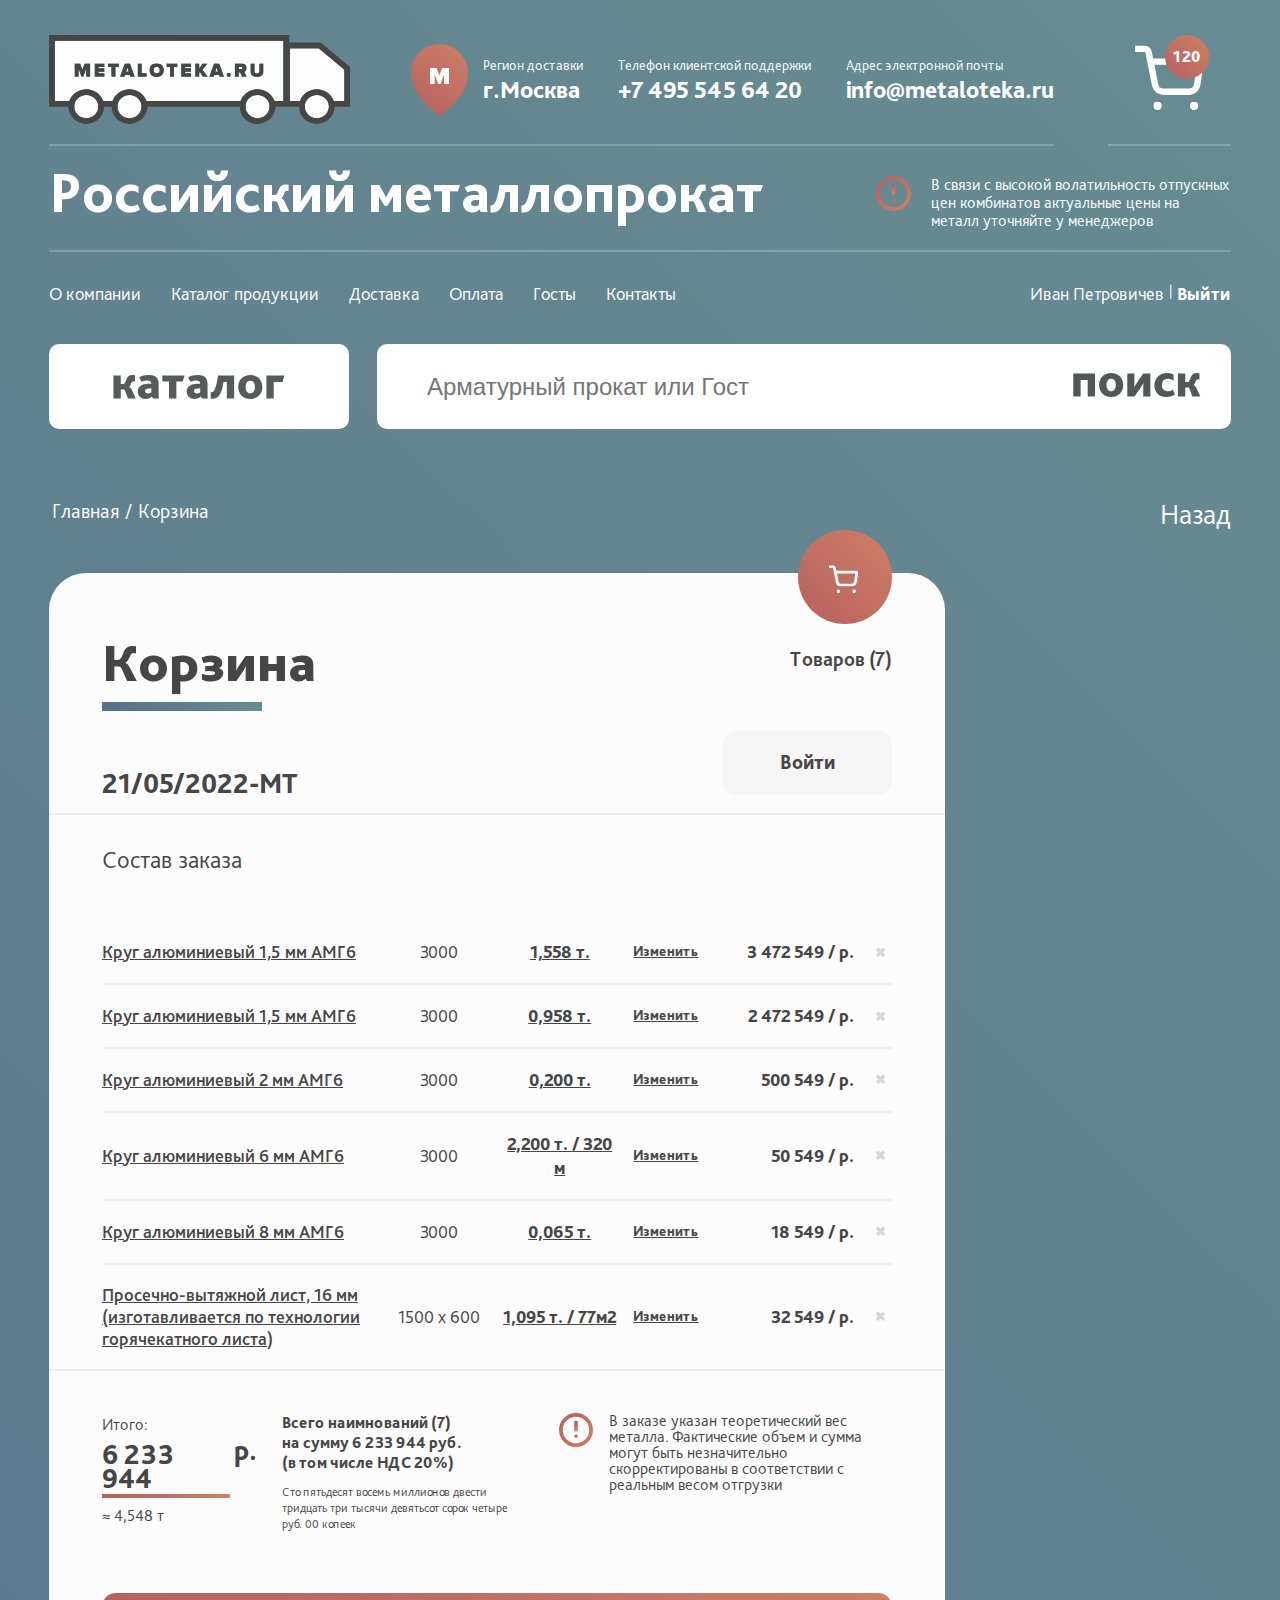
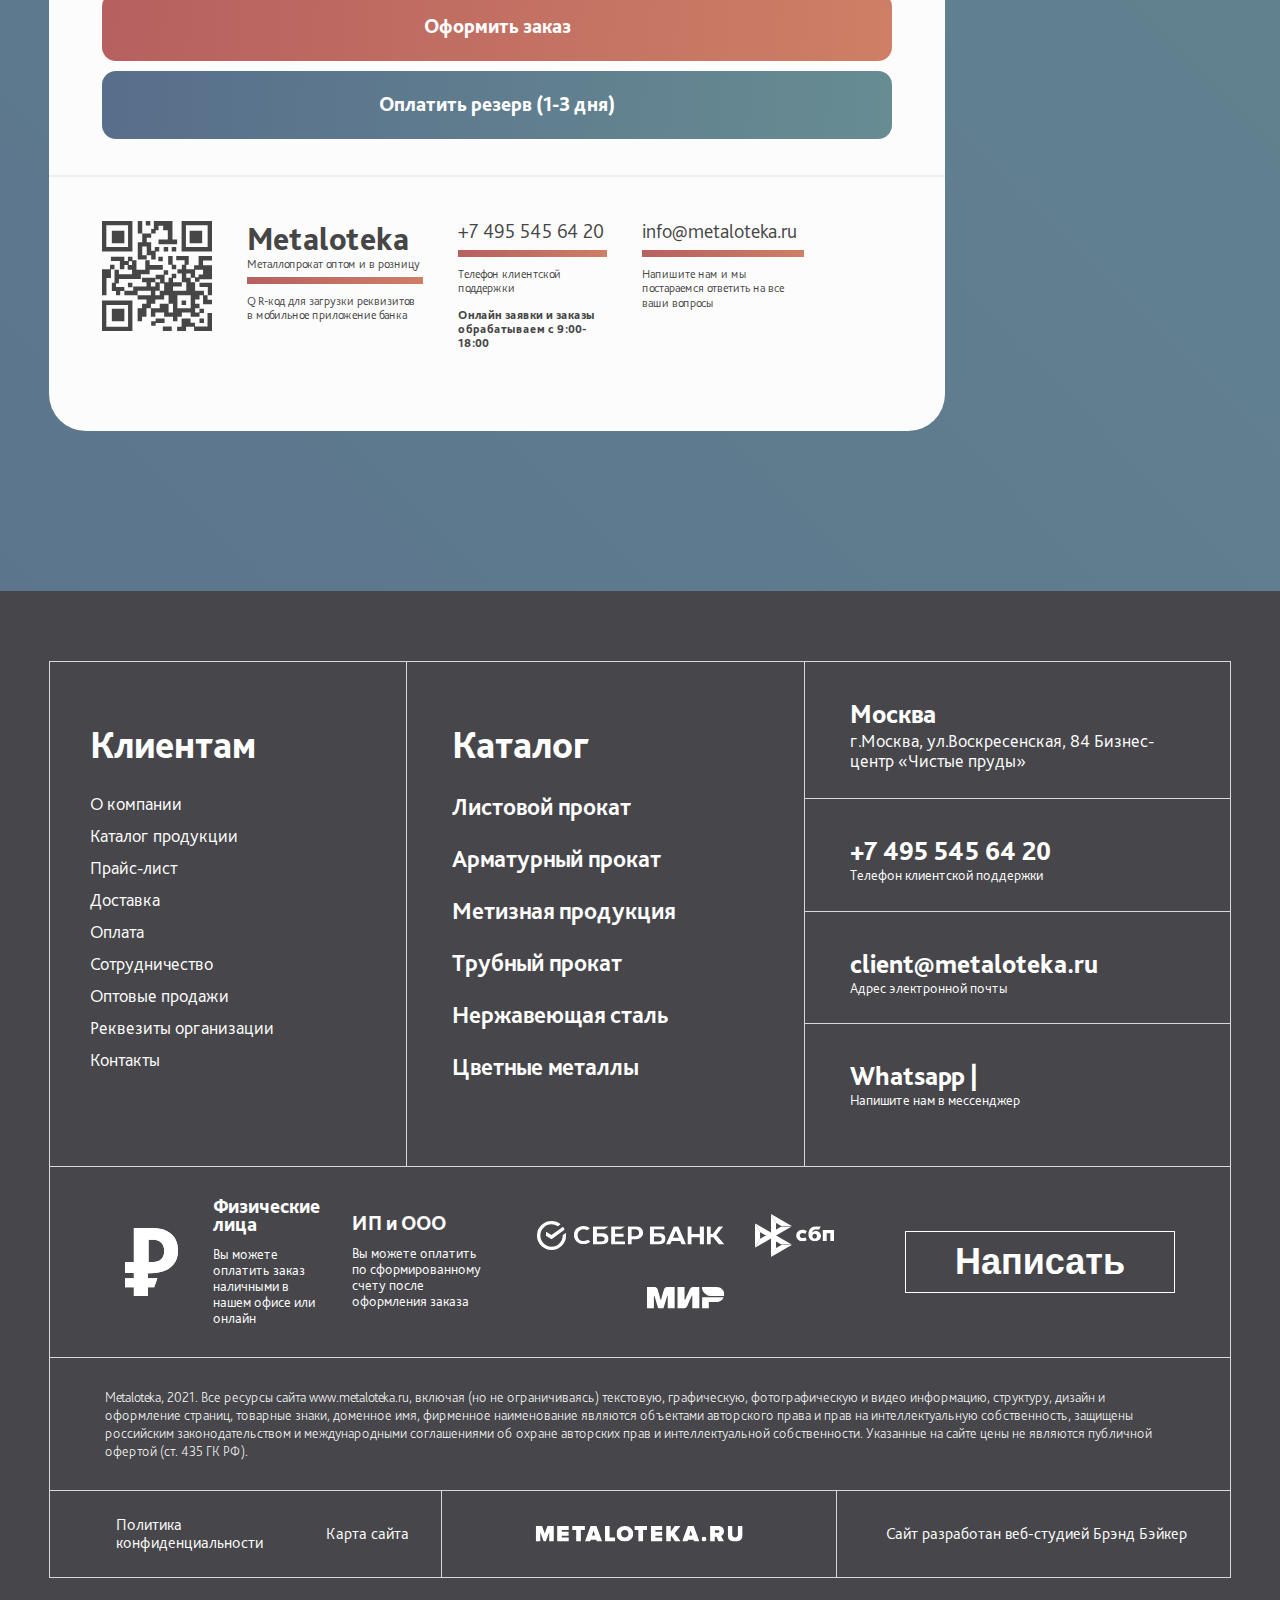
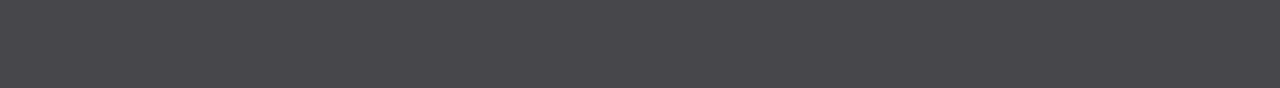
<file: cart-page.html>
<!doctype html>
<html lang="ru">

	<head>
		<meta charset="UTF-8" />
		<meta name="viewport" content="width=device-width,user-scalable=no,initial-scale=1,maximum-scale=1,minimum-scale=1" />
		<meta http-equiv="X-UA-Compatible" content="ie=edge" />
		<meta name="theme-color" content="#678c92" />
		<title>Страница корзины</title>
		<link href="/css/app.css" rel="stylesheet">
	</head>

	<body class="body">
		<header class="header">
			<div class="container">
				<div class="row justify-content-between align-items-xl-center">
					<div class="header__connection">
						<div class="header__line"></div><img class="header__logo" src="/images/logo.svg" alt="логотип metaloteka" />
						<div class="header__line"></div>
						<div class="contact-header ml-lg-60"><img class="contact-header__icon" src="/images/icon-pin-map.svg" alt="icon" /><span class="text contact-header__text">Регион доставки</span><span class="contact-header__contact">г.Москва</span></div>
						<div class="contact-header ml-lg-20"><span class="text contact-header__text">Телефон клиентской поддержки</span><a class="contact-header__contact" href="tel:+74955456420">+7 495 545 64 20</a></div>
						<div class="contact-header ml-lg-20"><span class="text contact-header__text">Адрес электронной почты</span><a class="contact-header__contact" href="mailto:info@metaloteka.ru">info@metaloteka.ru</a></div>
					</div>
					<div class="header__shipped"><span class="header__number-shipped">245 т</span>
						<div class="header__divider-shipped"></div><span class="text">отгружено за неделю</span>
					</div>
					<div class="header__wrap-basket"><a class="header__basket header__basket_full" href="#">
							<div class="header__basket-num">120</div>
							<div class="header__basket-icon"><svg width="69" height="65" viewBox="0 0 69 65" xmlns="http://www.w3.org/2000/svg">
									<defs>
										<clipPath id="dl3q6myura">
											<path d="M4500 0v5500H0V0h4500z" />
										</clipPath>
										<clipPath id="a5dmji0u5b">
											<path d="M9.36 0a7.516 7.516 0 0 1 7.375 6.05l1.363 6.846h47.384a3.24 3.24 0 0 1 2.457 1.1c.62.71.897 1.654.763 2.586l-3.22 22.706c-.859 5.83-5.858 10.15-11.745 10.146H28.51a11.81 11.81 0 0 1-11.56-9.512L10.432 7.308a1.073 1.073 0 0 0-1.074-.86H0V0zm52.407 19.344h-42.38l3.865 19.343a5.37 5.37 0 0 0 5.259 4.299h25.163a5.37 5.37 0 0 0 5.367-4.61l2.726-19.032z" />
										</clipPath>
										<clipPath id="hx4p2o3vkc">
											<path d="M8.588 4.298c0 5.73-8.588 5.73-8.588 0s8.588-5.73 8.588 0z" />
										</clipPath>
									</defs>
									<g fill="currentColor" clip-path="url(#dl3q6myura)" transform="translate(-2284 -595)">
										<g>
											<g clip-path="url(#a5dmji0u5b)" transform="translate(2284 595.522)">
												<path d="M0 0h68.735v49.434H0V0z" />
											</g>
											<g clip-path="url(#hx4p2o3vkc)" transform="translate(2338.747 651.405)">
												<path d="M0 0h8.588v8.595H0V0z" />
											</g>
											<g clip-path="url(#hx4p2o3vkc)" transform="translate(2302.25 651.405)">
												<path d="M0 0h8.588v8.595H0V0z" />
											</g>
										</g>
									</g>
								</svg></div>
						</a></div>
				</div>
				<div class="contact-header-warning">
					<p class="contact-header-warning__title">Российский металлопрокат</p>
					<div class="contact-header-warning__line"></div>
					<div class="contact-header-warning__right"><img class="contact-header-warning__img" src="/images/icon-warning.svg" alt="icon" />
						<p class="contact-header-warning__warning">В связи с высокой волатильность отпускных цен комбинатов актуальные цены на металл уточняйте у менеджеров</p>
					</div>
					<div class="contact-header-warning__line"></div>
				</div>
				<div class="header__nav">
					<div class="row">
						<div class="header__nav-link"><a class="header__link" href="#">О компании</a><a class="header__link" href="/catalog.html">Каталог продукции</a><a class="header__link" href="#">Доставка</a><a class="header__link" href="/cart-page.html">Оплата</a><a class="header__link" href="#">Госты</a><a class="header__link" href="/contacts.html">Контакты</a></div>
						<div class="header__date">
							<div class="header__name">Иван Петровичев</div><span class="header__stick">|</span><a class="header__exit" href="#" data-popup-open="authorization">Выйти</a>
						</div>
					</div>
				</div>
				<div class="row justify-content-between noWrap"><button class="header__catalog"><svg width="172" height="24" viewBox="0 0 172 24" xmlns="http://www.w3.org/2000/svg">
							<g fill="#555657" fill-rule="nonzero" opacity=".978">
								<path d="M.42 23.515h7.334v-8.97h2.962c.632 0 1.166.63 1.652 1.94l2.476 7.03h7.965l-4.128-8.921c-.631-1.358-1.505-2.133-2.574-2.57v-.097c1.506-1.018 1.749-3.588 2.866-4.945.388-.437.874-.679 1.554-.679a4.36 4.36 0 0 1 1.457.242V.388C21.207.097 19.847 0 19.118 0c-2.185 0-3.545.776-4.468 1.94-2.088 2.666-1.991 7.127-4.614 7.127H7.754V.582H.42v22.933zM40.002 23.515h6.022c-.389-1.26-.389-3.103-.389-4.509V8.727C45.635 3.152 42.721 0 35.631 0c-3.643 0-6.751.873-9.47 2.23l2.282 4.606c1.651-.872 3.885-1.406 5.828-1.406 2.477 0 4.03.873 4.03 3.006v.243l-3.642.145c-2.33.097-4.42.534-6.07 1.406-2.38 1.26-3.837 3.152-3.837 6.255 0 4.412 3.302 7.515 7.819 7.515 2.865 0 4.857-1.067 6.41-2.424l1.02 1.94zm-1.7-10.23v4.267c-.534.339-1.749.824-3.351.824-1.749 0-2.866-.776-2.866-2.376 0-.97.34-1.552 1.02-1.988.632-.388 1.554-.582 2.72-.63l2.477-.097zM56.028 23.515h7.334V6.594h6.362L71.569.582H49.326v6.012h6.702zM88.907 23.515h6.022c-.388-1.26-.388-3.103-.388-4.509V8.727C94.54 3.152 91.627 0 84.536 0c-3.642 0-6.75.873-9.47 2.23l2.283 4.606c1.65-.872 3.885-1.406 5.828-1.406 2.476 0 4.03.873 4.03 3.006v.243l-3.642.145c-2.331.097-4.42.534-6.07 1.406-2.38 1.26-3.837 3.152-3.837 6.255 0 4.412 3.302 7.515 7.819 7.515 2.865 0 4.856-1.067 6.41-2.424l1.02 1.94zm-1.7-10.23v4.267c-.534.339-1.748.824-3.35.824-1.749 0-2.866-.776-2.866-2.376 0-.97.34-1.552 1.02-1.988.631-.388 1.554-.582 2.72-.63l2.476-.097zM99.446 23.855c2.817 0 4.808-.97 6.314-2.764 2.428-2.86 3.933-7.855 4.662-14.06h3.4v16.484h7.333V.582H105.03c-1.02 8-2.622 13.285-4.274 15.515-.631.873-1.36 1.26-2.234 1.26-.097 0-.485 0-.825-.096v6.4c.582.145 1.31.194 1.748.194zM137.279 24c7.139 0 12.093-5.042 12.093-12.024C149.372 4.994 144.418 0 137.279 0c-7.14 0-12.093 4.994-12.093 11.976 0 6.982 4.954 12.024 12.093 12.024zm0-5.77c-3.254 0-4.614-2.715-4.614-6.254 0-3.54 1.36-6.206 4.614-6.206 3.254 0 4.613 2.666 4.613 6.206 0 3.54-1.36 6.254-4.613 6.254zM153.403 23.515h7.333V7.03h8.693L171.42.582h-18.017z" />
							</g>
						</svg></button>
					<div class="header__right"><input class="header__search" placeholder="Арматурный прокат или Гост" /><button class="header__button-search"><svg width="128" height="24" viewBox="0 0 128 24" xmlns="http://www.w3.org/2000/svg">
								<g fill="#555657" fill-rule="nonzero">
									<path d="M.291 23.515h7.333V7.03h7.091v16.485h7.334V.582H.29zM38.172 24c7.14 0 12.093-5.042 12.093-12.024C50.265 4.994 45.312 0 38.172 0 31.033 0 26.08 4.994 26.08 11.976 26.08 18.958 31.033 24 38.172 24zm0-5.77c-3.254 0-4.613-2.715-4.613-6.254 0-3.54 1.36-6.206 4.613-6.206 3.254 0 4.614 2.666 4.614 6.206 0 3.54-1.36 6.254-4.614 6.254zM54.296 23.515h7.188l5.925-8.582c1.263-1.842 2.477-3.927 2.914-4.751h.146c-.146 1.26-.243 3.248-.243 5.14v8.193h7.14V.582h-7.189l-5.925 8.582c-1.262 1.842-2.477 3.927-2.914 4.751h-.145c.145-1.26.243-3.248.243-5.14V.583h-7.14v22.933zM93.538 24c3.35 0 6.41-.97 8.353-2.376l-2.04-4.945c-1.748.97-3.302 1.551-5.245 1.551-3.448 0-5.73-2.133-5.73-6.109 0-3.54 2.185-6.351 6.021-6.351 2.234 0 3.983.678 5.683 1.988V1.697C99.414.921 97.326 0 94.023 0 87.37 0 81.396 4.752 81.396 12.17c0 6.788 4.371 11.83 12.142 11.83zM104.902 23.515h7.334v-8.97h2.962c.631 0 1.166.63 1.651 1.94l2.477 7.03h7.965l-4.128-8.921c-.632-1.358-1.506-2.133-2.574-2.57v-.097c1.505-1.018 1.748-3.588 2.865-4.945.389-.437.874-.679 1.554-.679a4.36 4.36 0 0 1 1.457.242V.388C125.688.097 124.328 0 123.6 0c-2.186 0-3.545.776-4.468 1.94-2.088 2.666-1.991 7.127-4.614 7.127h-2.282V.582h-7.334v22.933z" />
								</g>
							</svg></button></div>
				</div>
			</div>
		</header>
		<main class="main">
			<section class="section-breadcrumbs">
				<div class="container">
					<div class="section-breadcrumbs__inner"><a class="section-breadcrumbs__link" href="/">Главная</a><span class="section-breadcrumbs__link">/</span><span class="section-breadcrumbs__link">Корзина</span></div><a class="section-breadcrumbs__back" href="#">Назад</a>
				</div>
			</section>
			<section class="section-cart block-layout">
				<div class="container">
					<div class="row rg-30 align-items-start">
						<div class="block-layout__left">
							<div class="section-cart__icon"><svg width="69" height="65" viewBox="0 0 69 65" xmlns="http://www.w3.org/2000/svg">
									<defs>
										<clipPath id="dl3q6myura">
											<path d="M4500 0v5500H0V0h4500z" />
										</clipPath>
										<clipPath id="a5dmji0u5b">
											<path d="M9.36 0a7.516 7.516 0 0 1 7.375 6.05l1.363 6.846h47.384a3.24 3.24 0 0 1 2.457 1.1c.62.71.897 1.654.763 2.586l-3.22 22.706c-.859 5.83-5.858 10.15-11.745 10.146H28.51a11.81 11.81 0 0 1-11.56-9.512L10.432 7.308a1.073 1.073 0 0 0-1.074-.86H0V0zm52.407 19.344h-42.38l3.865 19.343a5.37 5.37 0 0 0 5.259 4.299h25.163a5.37 5.37 0 0 0 5.367-4.61l2.726-19.032z" />
										</clipPath>
										<clipPath id="hx4p2o3vkc">
											<path d="M8.588 4.298c0 5.73-8.588 5.73-8.588 0s8.588-5.73 8.588 0z" />
										</clipPath>
									</defs>
									<g fill="currentColor" clip-path="url(#dl3q6myura)" transform="translate(-2284 -595)">
										<g>
											<g clip-path="url(#a5dmji0u5b)" transform="translate(2284 595.522)">
												<path d="M0 0h68.735v49.434H0V0z" />
											</g>
											<g clip-path="url(#hx4p2o3vkc)" transform="translate(2338.747 651.405)">
												<path d="M0 0h8.588v8.595H0V0z" />
											</g>
											<g clip-path="url(#hx4p2o3vkc)" transform="translate(2302.25 651.405)">
												<path d="M0 0h8.588v8.595H0V0z" />
											</g>
										</g>
									</g>
								</svg></div>
							<div class="section-cart__top">
								<div class="section-cart__title-inner">
									<div class="section-cart__title">Корзина</div>
									<div class="section-cart__line-big"></div>
								</div>
								<div class="section-cart__room">Товаров (7)</div>
							</div>
							<div class="section-cart__order">
								<div class="section-cart__number">21/05/2022-MT</div><button class="section-cart__input">Войти</button>
							</div>
							<div class="section-cart__line-small"></div>
							<div class="accordion accordion_fz-24 accordion_reset">
								<div class="accordion__title">Состав заказа</div>
								<div class="accordion__body">
									<div class="section-cart__order-list"><a class="section-cart__order-list-name" href="#">Круг алюминиевый 1,5 мм АМГ6</a>
										<div class="section-cart__order-list-size">3000</div>
										<div class="section-cart__order-list-weight">1,558 т.</div>
										<div class="section-cart__order-list-wrap"><button class="section-cart__order-list-changes">Изменить</button><button class="section-cart__order-list-changes section-cart__order-list-changes_delete">Удалить</button></div>
										<div class="section-cart__order-list-sum">3 472 549 / р.</div>
										<div class="section-cart__order-list-btn"><button class="section-cart__order-list-del">&#10006;</button></div>
									</div>
									<div class="section-cart__line-order-list"></div>
									<div class="section-cart__order-list"><a class="section-cart__order-list-name" href="#">Круг алюминиевый 1,5 мм АМГ6</a>
										<div class="section-cart__order-list-size">3000</div>
										<div class="section-cart__order-list-weight">0,958 т.</div>
										<div class="section-cart__order-list-wrap"><button class="section-cart__order-list-changes">Изменить</button><button class="section-cart__order-list-changes section-cart__order-list-changes_delete">Удалить</button></div>
										<div class="section-cart__order-list-sum">2 472 549 / р.</div>
										<div class="section-cart__order-list-btn"><button class="section-cart__order-list-del">&#10006;</button></div>
									</div>
									<div class="section-cart__line-order-list"></div>
									<div class="section-cart__order-list"><a class="section-cart__order-list-name" href="#">Круг алюминиевый 2 мм АМГ6</a>
										<div class="section-cart__order-list-size">3000</div>
										<div class="section-cart__order-list-weight">0,200 т.</div>
										<div class="section-cart__order-list-wrap"><button class="section-cart__order-list-changes">Изменить</button><button class="section-cart__order-list-changes section-cart__order-list-changes_delete">Удалить</button></div>
										<div class="section-cart__order-list-sum">500 549 / р.</div>
										<div class="section-cart__order-list-btn"><button class="section-cart__order-list-del">&#10006;</button></div>
									</div>
									<div class="section-cart__line-order-list"></div>
									<div class="section-cart__order-list"><a class="section-cart__order-list-name" href="#">Круг алюминиевый 6 мм АМГ6</a>
										<div class="section-cart__order-list-size">3000</div>
										<div class="section-cart__order-list-weight">2,200 т. / 320 м</div>
										<div class="section-cart__order-list-wrap"><button class="section-cart__order-list-changes">Изменить</button><button class="section-cart__order-list-changes section-cart__order-list-changes_delete">Удалить</button></div>
										<div class="section-cart__order-list-sum">50 549 / р.</div>
										<div class="section-cart__order-list-btn"><button class="section-cart__order-list-del">&#10006;</button></div>
									</div>
									<div class="section-cart__line-order-list"></div>
									<div class="section-cart__order-list"><a class="section-cart__order-list-name" href="#">Круг алюминиевый 8 мм АМГ6</a>
										<div class="section-cart__order-list-size">3000</div>
										<div class="section-cart__order-list-weight">0,065 т.</div>
										<div class="section-cart__order-list-wrap"><button class="section-cart__order-list-changes">Изменить</button><button class="section-cart__order-list-changes section-cart__order-list-changes_delete">Удалить</button></div>
										<div class="section-cart__order-list-sum">18 549 / р.</div>
										<div class="section-cart__order-list-btn"><button class="section-cart__order-list-del">&#10006;</button></div>
									</div>
									<div class="section-cart__line-order-list"></div>
									<div class="section-cart__order-list"><a class="section-cart__order-list-name" href="#">Просечно-вытяжной лист, 16 мм (изготавливается по технологии горячекатного листа)</a>
										<div class="section-cart__order-list-size">1500 x 600</div>
										<div class="section-cart__order-list-weight">1,095 т. / 77м2</div>
										<div class="section-cart__order-list-wrap"><button class="section-cart__order-list-changes">Изменить</button><button class="section-cart__order-list-changes section-cart__order-list-changes_delete">Удалить</button></div>
										<div class="section-cart__order-list-sum">32 549 / р.</div>
										<div class="section-cart__order-list-btn"><button class="section-cart__order-list-del">&#10006;</button></div>
									</div>
									<div class="section-cart__line-order-list"></div>
								</div>
							</div>
							<div class="section-cart__line-small section-cart__line-small_top"></div>
							<div class="section-cart__call">
								<div class="section-cart__summ section-cart__summ_left">
									<p class="section-cart__total">Итого:</p>
									<div class="section-cart__total section-cart__total_summ">
										<p class="section-cart__number section-cart__number_underline">6 233 944</p>
										<p class="section-cart__rub">р.</p>
									</div>
									<p class="section-cart__total section-cart__total_days">≈ 4,548 т</p>
								</div>
								<div class="section-cart__summ section-cart__summ_center">
									<p class="section-cart__total section-cart__total_bold">Всего наимнований (7) на сумму 6 233 944 руб. (в том числе НДС 20%)</p>
									<p class="section-cart__total section-cart__total_small">Сто пятьдесят восемь миллионов двести тридцать три тысячи девятьсот сорок четыре руб. 00 копеек</p>
								</div>
								<div class="section-cart__summ section-cart__summ_right"><img class="section-cart__warning-img" src="/images/icon-warning.svg" alt="Warning" />
									<div class="section-cart__warning-text">В заказе указан теоретический вес металла. Фактические объем и сумма могут быть незначительно скорректированы в соответствии с реальным весом отгрузки</div>
								</div>
							</div><button class="section-cart__btn-cart section-cart__btn-cart_order">Оформить заказ</button><button class="section-cart__btn-cart section-cart__btn-cart_reserve">Оплатить резерв (1-3 дня)</button>
							<div class="section-cart__line-small section-cart__line-small_bottom"></div>
							<div class="section-cart__txt-onclick section-cart__txt-onclick_none">Нажимая вы соглашаетесь с условиями и политикой конфеденциальности</div>
							<div class="section-cart__footer"><img class="section-cart__qr" src="/images/icon-qr.svg" />
								<div class="contact-information-footer">
									<div class="contact-information-footer__name"><span class="contact-information-footer__title">Metaloteka</span>
										<div class="contact-information-footer__sub-title">Металлопрокат оптом и в розницу</div>
										<p class="contact-information-footer__text">QR-код для загрузки реквизитов в мобильное приложение банка</p>
									</div>
								</div>
								<div class="contact-information-footer">
									<div class="contact-information-footer__name"><a class="contact-information-footer__link" href="tel:+74955456420">+7 495 545 64 20</a>
										<p class="contact-information-footer__text">Телефон клиентской поддержки</p>
										<p class="contact-information-footer__text contact-information-footer__text_bold">Онлайн заявки и заказы обрабатываем с 9:00-18:00</p>
									</div>
								</div>
								<div class="contact-information-footer">
									<div class="contact-information-footer__name"><a class="contact-information-footer__link" href="mailto:info@metaloteka.ru">info@metaloteka.ru</a>
										<p class="contact-information-footer__text">Напишите нам и мы постараемся ответить на все ваши вопросы</p>
									</div>
								</div>
							</div>
						</div>
						<div class="block-layout__right">
							<div class="section-cart__order section-cart__order_col">
								<div class="section-cart__number">Оформить заказ</div>
								<div class="section-cart__room">Гость</div>
							</div>
							<div class="section-cart__line-small section-cart__line-small_fat"></div>
							<div class="section-cart__call section-cart__call_col">
								<div class="section-cart__summ section-cart__summ_top">
									<p class="section-cart__total">Итого:</p>
									<div class="section-cart__total section-cart__total_summ">
										<p class="section-cart__number section-cart__number_summ">6 233 944</p>
										<p class="section-cart__rub section-cart__rub_fs-38">р.</p>
									</div>
									<p class="section-cart__total section-cart__total_days">≈ 4,548 т</p>
								</div>
								<div class="section-cart__summ section-cart__summ_center">
									<p class="section-cart__total section-cart__total_bold">Всего наимнований (7) на сумму 6 233 944 руб. (в том числе НДС 20%)</p>
									<p class="section-cart__total section-cart__total_small14px">Сто пятьдесят восемь миллионов двести тридцать три тысячи девятьсот сорок четыре руб. 00 копеек</p>
								</div>
							</div><button class="section-cart__btn-cart section-cart__btn-cart_order">Оформить заказ</button><button class="section-cart__btn-cart section-cart__btn-cart_reserve">Оплатить резерв</button>
							<div class="section-cart__txt-onclick">Нажимая вы соглашаетесь с условиями и политикой конфеденциальности</div>
						</div>
					</div>
				</div>
			</section>
			<section class="section-catalog" data-type-section="general">
				<div class="container">
					<div class="section-catalog__catalog-wrapper">
						<div class="section-catalog__left-aside">
							<div class="section-catalog__logo"><img class="section-catalog__img" src="/images/catalog-banner.svg" />
								<div class="section-catalog__banner"><span class="section-catalog__title">Металотека</span><span class="section-catalog__subtitle">Каталог</span>
									<div class="section-catalog__range"></div>
								</div>
							</div>
							<div class="section-catalog__navigation"><a class="section-catalog__category" href="#">Трубный прокат</a><a class="section-catalog__category" href="#">Арматурный прокат</a><a class="section-catalog__category" href="#">Метизная продукция</a><a class="section-catalog__category" href="#">Листовой прокат</a><a class="section-catalog__category" href="#">Нержавеющая сталь</a><a class="section-catalog__category" href="#">Цветные металлы</a><a class="section-catalog__category" href="#">Сортовой прокат</a>
								<div class="section-catalog__accordion-wrapper">
									<div class="accordion-list">
										<div class="accordion accordion_fz-20 accordion_arrow">
											<div class="accordion__title">Листовой прокат</div>
											<div class="accordion__body">
												<div class="accordion-list__list-wrapper"><a class="accordion-list__link" href="#">Труба профильная</a><a class="accordion-list__link" href="#">Трубы в изоляции</a><a class="accordion-list__link" href="#">Труба водогазопроводная оцинкованная</a><a class="accordion-list__link" href="#">Трубы в изоляции</a><a class="accordion-list__link" href="#">Труба магистральная</a><a class="accordion-list__link" href="#">Труба Овальная</a><a class="accordion-list__link" href="#">Труба профильная</a><a class="accordion-list__link" href="#">Труба профильная</a></div>
											</div>
										</div>
									</div>
									<div class="accordion-list">
										<div class="accordion accordion_fz-20 accordion_arrow">
											<div class="accordion__title">Арматурный прокат</div>
											<div class="accordion__body">
												<div class="accordion-list__list-wrapper"><a class="accordion-list__link" href="#">Труба профильная</a><a class="accordion-list__link" href="#">Трубы в изоляции</a><a class="accordion-list__link" href="#">Труба водогазопроводная оцинкованная</a><a class="accordion-list__link" href="#">Трубы в изоляции</a><a class="accordion-list__link" href="#">Труба магистральная</a><a class="accordion-list__link" href="#">Труба Овальная</a><a class="accordion-list__link" href="#">Труба профильная</a><a class="accordion-list__link" href="#">Труба профильная</a></div>
											</div>
										</div>
									</div>
									<div class="accordion-list">
										<div class="accordion accordion_fz-20 accordion_arrow">
											<div class="accordion__title">Метизная продукция</div>
											<div class="accordion__body">
												<div class="accordion-list__list-wrapper"><a class="accordion-list__link" href="#">Труба профильная</a><a class="accordion-list__link" href="#">Трубы в изоляции</a><a class="accordion-list__link" href="#">Труба водогазопроводная оцинкованная</a><a class="accordion-list__link" href="#">Трубы в изоляции</a><a class="accordion-list__link" href="#">Труба магистральная</a><a class="accordion-list__link" href="#">Труба Овальная</a><a class="accordion-list__link" href="#">Труба профильная</a><a class="accordion-list__link" href="#">Труба профильная</a></div>
											</div>
										</div>
									</div>
									<div class="accordion-list">
										<div class="accordion accordion_fz-20 accordion_arrow">
											<div class="accordion__title">Трубный прокат</div>
											<div class="accordion__body">
												<div class="accordion-list__list-wrapper"><a class="accordion-list__link" href="#">Труба профильная</a><a class="accordion-list__link" href="#">Трубы в изоляции</a><a class="accordion-list__link" href="#">Труба водогазопроводная оцинкованная</a><a class="accordion-list__link" href="#">Трубы в изоляции</a><a class="accordion-list__link" href="#">Труба магистральная</a><a class="accordion-list__link" href="#">Труба Овальная</a><a class="accordion-list__link" href="#">Труба профильная</a><a class="accordion-list__link" href="#">Труба профильная</a></div>
											</div>
										</div>
									</div>
									<div class="accordion-list">
										<div class="accordion accordion_fz-20 accordion_arrow">
											<div class="accordion__title">Нержавеющая сталь</div>
											<div class="accordion__body">
												<div class="accordion-list__list-wrapper"><a class="accordion-list__link" href="#">Труба профильная</a><a class="accordion-list__link" href="#">Трубы в изоляции</a><a class="accordion-list__link" href="#">Труба водогазопроводная оцинкованная</a><a class="accordion-list__link" href="#">Трубы в изоляции</a><a class="accordion-list__link" href="#">Труба магистральная</a><a class="accordion-list__link" href="#">Труба Овальная</a><a class="accordion-list__link" href="#">Труба профильная</a><a class="accordion-list__link" href="#">Труба профильная</a></div>
											</div>
										</div>
									</div>
									<div class="accordion-list">
										<div class="accordion accordion_fz-20 accordion_arrow">
											<div class="accordion__title">Цветные металлы</div>
											<div class="accordion__body">
												<div class="accordion-list__list-wrapper"><a class="accordion-list__link" href="#">Труба профильная</a><a class="accordion-list__link" href="#">Трубы в изоляции</a><a class="accordion-list__link" href="#">Труба водогазопроводная оцинкованная</a><a class="accordion-list__link" href="#">Трубы в изоляции</a><a class="accordion-list__link" href="#">Труба магистральная</a><a class="accordion-list__link" href="#">Труба Овальная</a><a class="accordion-list__link" href="#">Труба профильная</a><a class="accordion-list__link" href="#">Труба профильная</a></div>
											</div>
										</div>
									</div>
									<div class="accordion-list">
										<div class="accordion accordion_fz-20 accordion_arrow">
											<div class="accordion__title">Сортовой прокат</div>
											<div class="accordion__body">
												<div class="accordion-list__list-wrapper"><a class="accordion-list__link" href="#">Труба профильная</a><a class="accordion-list__link" href="#">Трубы в изоляции</a><a class="accordion-list__link" href="#">Труба водогазопроводная оцинкованная</a><a class="accordion-list__link" href="#">Трубы в изоляции</a><a class="accordion-list__link" href="#">Труба магистральная</a><a class="accordion-list__link" href="#">Труба Овальная</a><a class="accordion-list__link" href="#">Труба профильная</a><a class="accordion-list__link" href="#">Труба профильная</a></div>
											</div>
										</div>
									</div>
								</div>
							</div>
							<div class="section-catalog__mobile-description">Металлопрокат оптом и в розницу с доставкой по Москве и московской области</div>
						</div>
						<div class="section-catalog__right-aside">
							<div class="product-main">
								<div class="product-main__wrapper"><span class="product-main__title">Трубный прокат</span>
									<div class="product-main__range"></div>
									<div class="product-main__information-block">
										<div class="accordion-list">
											<div class="accordion accordion_fz-20 accordion_reset">
												<div class="accordion__title">Труба профильная (158)</div>
												<div class="accordion__body">
													<div class="accordion-list__list-wrapper"><a class="accordion-list__link" href="#">Труба профильная прямоугольная</a><a class="accordion-list__link" href="#">Труба профильная прямоугольная</a><a class="accordion-list__link" href="#">Труба профильная прямоугольная</a><a class="accordion-list__link" href="#">Труба профильная прямоугольная</a><a class="accordion-list__link" href="#">Труба профильная прямоугольная</a><a class="accordion-list__link" href="#">Труба профильная прямоугольная</a><a class="accordion-list__link" href="#">Труба профильная прямоугольная</a></div>
												</div>
											</div>
										</div>
										<div class="accordion-list">
											<div class="accordion accordion_fz-20 accordion_reset">
												<div class="accordion__title">Труба профильная (158)</div>
												<div class="accordion__body">
													<div class="accordion-list__list-wrapper"><a class="accordion-list__link" href="#">Труба профильная прямоугольная</a><a class="accordion-list__link" href="#">Труба профильная прямоугольная</a><a class="accordion-list__link" href="#">Труба профильная прямоугольная</a><a class="accordion-list__link" href="#">Труба профильная прямоугольная</a><a class="accordion-list__link" href="#">Труба профильная прямоугольная</a><a class="accordion-list__link" href="#">Труба профильная прямоугольная</a><a class="accordion-list__link" href="#">Труба профильная прямоугольная</a></div>
												</div>
											</div>
										</div>
										<div class="accordion-list">
											<div class="accordion accordion_fz-20 accordion_reset">
												<div class="accordion__title">Труба профильная (158)</div>
												<div class="accordion__body">
													<div class="accordion-list__list-wrapper"><a class="accordion-list__link" href="#">Труба профильная прямоугольная</a><a class="accordion-list__link" href="#">Труба профильная прямоугольная</a><a class="accordion-list__link" href="#">Труба профильная прямоугольная</a><a class="accordion-list__link" href="#">Труба профильная прямоугольная</a><a class="accordion-list__link" href="#">Труба профильная прямоугольная</a><a class="accordion-list__link" href="#">Труба профильная прямоугольная</a><a class="accordion-list__link" href="#">Труба профильная прямоугольная</a></div>
												</div>
											</div>
										</div>
										<div class="accordion-list">
											<div class="accordion accordion_fz-20 accordion_reset">
												<div class="accordion__title">Труба профильная (158)</div>
												<div class="accordion__body">
													<div class="accordion-list__list-wrapper"><a class="accordion-list__link" href="#">Труба профильная прямоугольная</a><a class="accordion-list__link" href="#">Труба профильная прямоугольная</a><a class="accordion-list__link" href="#">Труба профильная прямоугольная</a><a class="accordion-list__link" href="#">Труба профильная прямоугольная</a><a class="accordion-list__link" href="#">Труба профильная прямоугольная</a><a class="accordion-list__link" href="#">Труба профильная прямоугольная</a><a class="accordion-list__link" href="#">Труба профильная прямоугольная</a></div>
												</div>
											</div>
										</div>
										<div class="accordion-list">
											<div class="accordion accordion_fz-20 accordion_reset">
												<div class="accordion__title">Труба профильная (158)</div>
												<div class="accordion__body">
													<div class="accordion-list__list-wrapper"><a class="accordion-list__link" href="#">Труба профильная прямоугольная</a><a class="accordion-list__link" href="#">Труба профильная прямоугольная</a><a class="accordion-list__link" href="#">Труба профильная прямоугольная</a><a class="accordion-list__link" href="#">Труба профильная прямоугольная</a><a class="accordion-list__link" href="#">Труба профильная прямоугольная</a><a class="accordion-list__link" href="#">Труба профильная прямоугольная</a><a class="accordion-list__link" href="#">Труба профильная прямоугольная</a></div>
												</div>
											</div>
										</div>
										<div class="accordion-list">
											<div class="accordion accordion_fz-20 accordion_reset">
												<div class="accordion__title">Труба профильная (158)</div>
												<div class="accordion__body">
													<div class="accordion-list__list-wrapper"><a class="accordion-list__link" href="#">Труба профильная прямоугольная</a><a class="accordion-list__link" href="#">Труба профильная прямоугольная</a><a class="accordion-list__link" href="#">Труба профильная прямоугольная</a><a class="accordion-list__link" href="#">Труба профильная прямоугольная</a><a class="accordion-list__link" href="#">Труба профильная прямоугольная</a><a class="accordion-list__link" href="#">Труба профильная прямоугольная</a><a class="accordion-list__link" href="#">Труба профильная прямоугольная</a></div>
												</div>
											</div>
										</div>
										<div class="accordion-list">
											<div class="accordion accordion_fz-20 accordion_reset">
												<div class="accordion__title">Труба профильная (158)</div>
												<div class="accordion__body">
													<div class="accordion-list__list-wrapper"><a class="accordion-list__link" href="#">Труба профильная прямоугольная</a><a class="accordion-list__link" href="#">Труба профильная прямоугольная</a><a class="accordion-list__link" href="#">Труба профильная прямоугольная</a><a class="accordion-list__link" href="#">Труба профильная прямоугольная</a><a class="accordion-list__link" href="#">Труба профильная прямоугольная</a><a class="accordion-list__link" href="#">Труба профильная прямоугольная</a><a class="accordion-list__link" href="#">Труба профильная прямоугольная</a></div>
												</div>
											</div>
										</div>
									</div>
								</div>
							</div>
							<div class="product-tags">
								<div class="product-tags__tags-wrapper"><a class="product-tags__tag" href="#">Труба профильная</a><a class="product-tags__tag" href="#">Профильная</a><a class="product-tags__tag" href="#">Труба 8мм</a><a class="product-tags__tag" href="#">Труба 8мм</a><a class="product-tags__tag" href="#">уголок</a><a class="product-tags__tag" href="#">лента</a><a class="product-tags__tag" href="#">плита</a><a class="product-tags__tag" href="#">шестигранник</a></div><img class="product-tags__img-bg" src="/images/catalog-bg.png" />
							</div>
							<div class="product-footer">
								<div class="product-footer__footer-wrapper"><img class="product-footer__qr" src="/images/icon-qr.svg" />
									<div class="contact-information-footer">
										<div class="contact-information-footer__name"><span class="contact-information-footer__title">Metaloteka</span>
											<div class="contact-information-footer__sub-title">Металлопрокат оптом и в розницу</div>
											<p class="contact-information-footer__text">QR-код для загрузки реквизитов в мобильное приложение банка</p>
										</div>
									</div>
									<div class="contact-information-footer">
										<div class="contact-information-footer__name"><a class="contact-information-footer__link" href="tel:+74955456420">+7 495 545 64 20</a>
											<p class="contact-information-footer__text">Телефон клиентской поддержки</p>
											<p class="contact-information-footer__text contact-information-footer__text_bold">Онлайн заявки и заказы обрабатываем с 9:00-18:00</p>
										</div>
									</div>
									<div class="contact-information-footer">
										<div class="contact-information-footer__name"><a class="contact-information-footer__link" href="mailto:info@metaloteka.ru">info@metaloteka.ru</a>
											<p class="contact-information-footer__text">Напишите нам и мы постараемся ответить на все ваши вопросы</p>
										</div>
									</div>
								</div>
							</div>
						</div>
					</div>
				</div>
			</section>
			<section class="section-catalog" data-type-section="details">
				<div class="container">
					<div class="section-catalog__catalog-wrapper">
						<div class="section-catalog__left-aside">
							<div class="section-catalog__logo"><img class="section-catalog__img" src="/images/catalog-banner.svg" />
								<div class="section-catalog__banner"><span class="section-catalog__title">Металотека</span><span class="section-catalog__subtitle">Листовой прокат</span>
									<div class="section-catalog__range"></div>
								</div>
							</div>
							<div class="section-catalog__navigation"><a class="section-catalog__selected-title" href="#">Цветные металлы</a>
								<div class="section-catalog__details-navigation-wrapper"><a class="section-catalog__details-item" href="">Латунь (72)</a><a class="section-catalog__details-item" href="">Круг латунный</a><a class="section-catalog__details-item" href="">Латунная лента</a><a class="section-catalog__details-item" href="">Латунный лист</a><a class="section-catalog__details-item" href="">Латунная труба</a><a class="section-catalog__details-item" href="">Латунная проволока</a><a class="section-catalog__details-item" href="">Латунный шестигранник</a><a class="section-catalog__details-item" href="">Латунный квадрат</a></div>
								<div class="section-catalog__details-navigation-wrapper"><a class="section-catalog__details-item" href="">Титан (124)</a><a class="section-catalog__details-item" href="">Титановая проволока</a><a class="section-catalog__details-item" href="">Титановый лист</a></div>
								<div class="section-catalog__details-navigation-wrapper"><a class="section-catalog__details-item" href="">Медь (268)</a><a class="section-catalog__details-item" href="">Медный круг</a><a class="section-catalog__details-item" href="">Медная лента</a><a class="section-catalog__details-item" href="">Медный лист</a><a class="section-catalog__details-item" href="">Медная труба</a><a class="section-catalog__details-item" href="">Медная шина</a><a class="section-catalog__details-item" href="">Медная плита</a><a class="section-catalog__details-item" href="">Медная проволока</a></div>
								<div class="section-catalog__details-navigation-wrapper"><a class="section-catalog__details-item" href="">Аллюминий (158)</a><a class="section-catalog__details-item" href="">Алюминиевый круг</a><a class="section-catalog__details-item" href="">Алюминиевая плита</a><a class="section-catalog__details-item" href="">Алюминиевая труба</a><a class="section-catalog__details-item" href="">Алюминиевый лист</a><a class="section-catalog__details-item" href="">Алюминиевый уголок</a><a class="section-catalog__details-item" href="">Алюминиевая проволока</a><a class="section-catalog__details-item" href="">Алюминиевый швеллер</a><a class="section-catalog__details-item" href="">Алюминиевая профильная труба</a><a class="section-catalog__details-item" href="">Лист алюминиевый</a><a class="section-catalog__details-item" href="">Алюминиевый лист</a><a class="section-catalog__details-item" href="">Алюминиевый уголок</a></div>
							</div>
							<div class="section-catalog__navigation-mobile">
								<div class="section-catalog__navigation-mobile-wrapper"><a class="section-catalog__selected-title" href="#">Лист горячекатный</a>
									<div class="select"><button class="select__button">Толщина, мм</button>
										<div class="select__option-wrapper"><a class="select__option" value="Толщина, 10 мм" href="#">Толщина, 10 мм</a><a class="select__option" value="Толщина, 20 мм" href="#">Толщина, 20 мм</a><a class="select__option" value="Толщина, 30 мм" href="#">Толщина, 30 мм</a><a class="select__option" value="Толщина, 40 мм" href="#">Толщина, 40 мм</a><a class="select__option" value="Толщина, 50 мм" href="#">Толщина, 50 мм</a></div>
									</div>
									<div class="section-catalog__item-wrapper">
										<div class="product-item">
											<p class="product-item__title"><a class="product-item__link">Лист горячекатный, 60 мм</a></p>
											<p class="product-item__subtitle">Просечно-вытяжной лист, 16 мм (изготавливается по технологии горячекатного листа)</p>
											<div class="product-item__column">
												<p class="text">60 мм</p>
												<p class="text">1500 x 600 мм</p>
											</div>
											<div class="product-item__column">
												<p class="text">за 1 тонну</p>
												<p class="text">115 400 р.</p>
											</div>
											<div class="product-item__column">
												<p class="text">за 1 м2</p>
												<p class="text">12 400 р.</p>
											</div>
											<div class="product-item__column">
												<p class="text">за 1 лист</p>
												<p class="text">35 800 р.</p>
											</div>
											<div class="product-item__basket-wrapper">
												<p class="product-item__basket-description">Добавьте в корзину и рассчитайте точный необходимий обьем</p>
												<div class="product-item__basket-img" data-popup-open="product-item-details"><svg width="69" height="65" viewBox="0 0 69 65" xmlns="http://www.w3.org/2000/svg">
														<defs>
															<clipPath id="dl3q6myura">
																<path d="M4500 0v5500H0V0h4500z" />
															</clipPath>
															<clipPath id="a5dmji0u5b">
																<path d="M9.36 0a7.516 7.516 0 0 1 7.375 6.05l1.363 6.846h47.384a3.24 3.24 0 0 1 2.457 1.1c.62.71.897 1.654.763 2.586l-3.22 22.706c-.859 5.83-5.858 10.15-11.745 10.146H28.51a11.81 11.81 0 0 1-11.56-9.512L10.432 7.308a1.073 1.073 0 0 0-1.074-.86H0V0zm52.407 19.344h-42.38l3.865 19.343a5.37 5.37 0 0 0 5.259 4.299h25.163a5.37 5.37 0 0 0 5.367-4.61l2.726-19.032z" />
															</clipPath>
															<clipPath id="hx4p2o3vkc">
																<path d="M8.588 4.298c0 5.73-8.588 5.73-8.588 0s8.588-5.73 8.588 0z" />
															</clipPath>
														</defs>
														<g fill="currentColor" clip-path="url(#dl3q6myura)" transform="translate(-2284 -595)">
															<g>
																<g clip-path="url(#a5dmji0u5b)" transform="translate(2284 595.522)">
																	<path d="M0 0h68.735v49.434H0V0z" />
																</g>
																<g clip-path="url(#hx4p2o3vkc)" transform="translate(2338.747 651.405)">
																	<path d="M0 0h8.588v8.595H0V0z" />
																</g>
																<g clip-path="url(#hx4p2o3vkc)" transform="translate(2302.25 651.405)">
																	<path d="M0 0h8.588v8.595H0V0z" />
																</g>
															</g>
														</g>
													</svg></div>
											</div>
										</div>
										<div class="product-item">
											<p class="product-item__title"><a class="product-item__link">Лист горячекатный, 60 мм</a></p>
											<p class="product-item__subtitle">Просечно-вытяжной лист, 16 мм (изготавливается по технологии горячекатного листа)</p>
											<div class="product-item__column">
												<p class="text">60 мм</p>
												<p class="text">1500 x 600 мм</p>
											</div>
											<div class="product-item__column">
												<p class="text">за 1 тонну</p>
												<p class="text">115 400 р.</p>
											</div>
											<div class="product-item__column">
												<p class="text">за 1 м2</p>
												<p class="text">12 400 р.</p>
											</div>
											<div class="product-item__column">
												<p class="text">за 1 лист</p>
												<p class="text">35 800 р.</p>
											</div>
											<div class="product-item__basket-wrapper">
												<p class="product-item__basket-description">Добавьте в корзину и рассчитайте точный необходимий обьем</p>
												<div class="product-item__basket-img" data-popup-open="product-item-details"><svg width="69" height="65" viewBox="0 0 69 65" xmlns="http://www.w3.org/2000/svg">
														<defs>
															<clipPath id="dl3q6myura">
																<path d="M4500 0v5500H0V0h4500z" />
															</clipPath>
															<clipPath id="a5dmji0u5b">
																<path d="M9.36 0a7.516 7.516 0 0 1 7.375 6.05l1.363 6.846h47.384a3.24 3.24 0 0 1 2.457 1.1c.62.71.897 1.654.763 2.586l-3.22 22.706c-.859 5.83-5.858 10.15-11.745 10.146H28.51a11.81 11.81 0 0 1-11.56-9.512L10.432 7.308a1.073 1.073 0 0 0-1.074-.86H0V0zm52.407 19.344h-42.38l3.865 19.343a5.37 5.37 0 0 0 5.259 4.299h25.163a5.37 5.37 0 0 0 5.367-4.61l2.726-19.032z" />
															</clipPath>
															<clipPath id="hx4p2o3vkc">
																<path d="M8.588 4.298c0 5.73-8.588 5.73-8.588 0s8.588-5.73 8.588 0z" />
															</clipPath>
														</defs>
														<g fill="currentColor" clip-path="url(#dl3q6myura)" transform="translate(-2284 -595)">
															<g>
																<g clip-path="url(#a5dmji0u5b)" transform="translate(2284 595.522)">
																	<path d="M0 0h68.735v49.434H0V0z" />
																</g>
																<g clip-path="url(#hx4p2o3vkc)" transform="translate(2338.747 651.405)">
																	<path d="M0 0h8.588v8.595H0V0z" />
																</g>
																<g clip-path="url(#hx4p2o3vkc)" transform="translate(2302.25 651.405)">
																	<path d="M0 0h8.588v8.595H0V0z" />
																</g>
															</g>
														</g>
													</svg></div>
											</div>
										</div>
										<div class="product-item">
											<p class="product-item__title"><a class="product-item__link">Лист горячекатный, 60 мм</a></p>
											<p class="product-item__subtitle">Просечно-вытяжной лист, 16 мм (изготавливается по технологии горячекатного листа)</p>
											<div class="product-item__column">
												<p class="text">60 мм</p>
												<p class="text">1500 x 600 мм</p>
											</div>
											<div class="product-item__column">
												<p class="text">за 1 тонну</p>
												<p class="text">115 400 р.</p>
											</div>
											<div class="product-item__column">
												<p class="text">за 1 м2</p>
												<p class="text">-</p>
											</div>
											<div class="product-item__column">
												<p class="text">за 1 лист</p>
												<p class="text">-</p>
											</div>
											<div class="product-item__basket-wrapper">
												<p class="product-item__basket-description">Добавьте в корзину и рассчитайте точный необходимий обьем</p>
												<div class="product-item__basket-img" data-popup-open="product-item-details"><svg width="69" height="65" viewBox="0 0 69 65" xmlns="http://www.w3.org/2000/svg">
														<defs>
															<clipPath id="dl3q6myura">
																<path d="M4500 0v5500H0V0h4500z" />
															</clipPath>
															<clipPath id="a5dmji0u5b">
																<path d="M9.36 0a7.516 7.516 0 0 1 7.375 6.05l1.363 6.846h47.384a3.24 3.24 0 0 1 2.457 1.1c.62.71.897 1.654.763 2.586l-3.22 22.706c-.859 5.83-5.858 10.15-11.745 10.146H28.51a11.81 11.81 0 0 1-11.56-9.512L10.432 7.308a1.073 1.073 0 0 0-1.074-.86H0V0zm52.407 19.344h-42.38l3.865 19.343a5.37 5.37 0 0 0 5.259 4.299h25.163a5.37 5.37 0 0 0 5.367-4.61l2.726-19.032z" />
															</clipPath>
															<clipPath id="hx4p2o3vkc">
																<path d="M8.588 4.298c0 5.73-8.588 5.73-8.588 0s8.588-5.73 8.588 0z" />
															</clipPath>
														</defs>
														<g fill="currentColor" clip-path="url(#dl3q6myura)" transform="translate(-2284 -595)">
															<g>
																<g clip-path="url(#a5dmji0u5b)" transform="translate(2284 595.522)">
																	<path d="M0 0h68.735v49.434H0V0z" />
																</g>
																<g clip-path="url(#hx4p2o3vkc)" transform="translate(2338.747 651.405)">
																	<path d="M0 0h8.588v8.595H0V0z" />
																</g>
																<g clip-path="url(#hx4p2o3vkc)" transform="translate(2302.25 651.405)">
																	<path d="M0 0h8.588v8.595H0V0z" />
																</g>
															</g>
														</g>
													</svg></div>
											</div>
										</div>
									</div><a class="section-catalog__btn-product-list" href="">Загрузить еще</a>
								</div>
								<div class="section-catalog__mobile-description">Металлопрокат оптом и в розницу с доставкой по Москве и московской области</div>
							</div>
						</div>
						<div class="section-catalog__right-aside">
							<div class="product-main-details">
								<div class="product-main-details__wrapper"><span class="product-main-details__title">Цветные металлы</span>
									<div class="product-main-details__range"></div>
									<div class="product-main-details__information-block-details"><span class="product-main-details__aboveTitle">Алюминий</span><span class="product-main-details__subtitle">Алюминиевый круг</span>
										<div class="product-main-details__wrapper-description"><span class="product-main-details__description">* Алюминиевый круг – вид плоского металлопроката, получаемый путем поперечной резки горячекатаных рулонов после их прокатки на полунепрерывных либо непрерывных станах.</span><span class="product-main-details__search-count">Найдено товаров (24)</span></div>
										<div class="filter-group"><span class="filter-group__title">Диаметр (D) / мм</span>
											<div class="filter-group__filters-wrapper">
												<div class="filter-group__diameters"><label class="filter-group__diameter-value" for="0" data-filter-diameters="1.5">1.5</label><input class="filter-group__input" id="0" type="checkbox" /><label class="filter-group__diameter-value" for="1" data-filter-diameters="2">2</label><input class="filter-group__input" id="1" type="checkbox" /><label class="filter-group__diameter-value" for="2" data-filter-diameters="4">4</label><input class="filter-group__input" id="2" type="checkbox" /><label class="filter-group__diameter-value" for="3" data-filter-diameters="6">6</label><input class="filter-group__input" id="3" type="checkbox" /><label class="filter-group__diameter-value active" for="4" data-filter-diameters="8">8</label><input class="filter-group__input" id="4" type="checkbox" /><label class="filter-group__diameter-value" for="5" data-filter-diameters="10">10</label><input class="filter-group__input" id="5" type="checkbox" /><label class="filter-group__diameter-value" for="6" data-filter-diameters="12">12</label><input class="filter-group__input" id="6" type="checkbox" /><label class="filter-group__diameter-value" for="7" data-filter-diameters="16">16</label><input class="filter-group__input" id="7" type="checkbox" /><label class="filter-group__diameter-value" for="8" data-filter-diameters="20">20</label><input class="filter-group__input" id="8" type="checkbox" /></div>
												<div class="filter-group__filters"><a class="filter-group__filter-value active" data-filter-categories="Тонны">Тонны</a><a class="filter-group__filter-value" data-filter-categories="М2">М2</a><a class="filter-group__filter-value" data-filter-categories="Шт.">Шт.</a></div>
											</div>
										</div>
										<div class="product-main-details__range-filters"></div>
										<div class="product-list">
											<div class="product-list__header">
												<div class="table-product-row">
													<div class="table-product-row__column">
														<p class="text">Название</p>
														<p class="text">Наименование товара</p>
													</div>
													<div class="table-product-row__column">
														<p class="text">D</p>
														<p class="text">мм</p>
													</div>
													<div class="table-product-row__column">
														<p class="text">Размер</p>
														<p class="text">мм</p>
													</div>
													<div class="table-product-row__column">
														<p class="text">Стандарт</p>
													</div>
													<div class="table-product-row__column">
														<p class="text">Стоимость</p>
														<p class="text">руб.</p>
													</div>
												</div>
											</div>
											<div class="product-list__content">
												<div class="table-product-row">
													<div class="table-product-row__column">
														<p class="text">Круг алюминиевый 1,5 мм АМГ6</p>
													</div>
													<div class="table-product-row__column">
														<p class="text">8 мм</p>
													</div>
													<div class="table-product-row__column">
														<p class="text">3000 мм</p>
													</div>
													<div class="table-product-row__column">
														<p class="text">ГОСТ 19425-74</p>
													</div>
													<div class="table-product-row__column">
														<p class="text">22 472 549 / т.</p>
														<p class="text">за тонну</p>
													</div>
													<div class="table-product-row__column">
														<div class="table-product-row__icon" data-popup-open="product-item-details"><svg width="69" height="65" viewBox="0 0 69 65" xmlns="http://www.w3.org/2000/svg">
																<defs>
																	<clipPath id="dl3q6myura">
																		<path d="M4500 0v5500H0V0h4500z" />
																	</clipPath>
																	<clipPath id="a5dmji0u5b">
																		<path d="M9.36 0a7.516 7.516 0 0 1 7.375 6.05l1.363 6.846h47.384a3.24 3.24 0 0 1 2.457 1.1c.62.71.897 1.654.763 2.586l-3.22 22.706c-.859 5.83-5.858 10.15-11.745 10.146H28.51a11.81 11.81 0 0 1-11.56-9.512L10.432 7.308a1.073 1.073 0 0 0-1.074-.86H0V0zm52.407 19.344h-42.38l3.865 19.343a5.37 5.37 0 0 0 5.259 4.299h25.163a5.37 5.37 0 0 0 5.367-4.61l2.726-19.032z" />
																	</clipPath>
																	<clipPath id="hx4p2o3vkc">
																		<path d="M8.588 4.298c0 5.73-8.588 5.73-8.588 0s8.588-5.73 8.588 0z" />
																	</clipPath>
																</defs>
																<g fill="currentColor" clip-path="url(#dl3q6myura)" transform="translate(-2284 -595)">
																	<g>
																		<g clip-path="url(#a5dmji0u5b)" transform="translate(2284 595.522)">
																			<path d="M0 0h68.735v49.434H0V0z" />
																		</g>
																		<g clip-path="url(#hx4p2o3vkc)" transform="translate(2338.747 651.405)">
																			<path d="M0 0h8.588v8.595H0V0z" />
																		</g>
																		<g clip-path="url(#hx4p2o3vkc)" transform="translate(2302.25 651.405)">
																			<path d="M0 0h8.588v8.595H0V0z" />
																		</g>
																	</g>
																</g>
															</svg></div>
													</div>
												</div>
												<div class="table-product-row">
													<div class="table-product-row__column">
														<p class="text">Круг алюминиевый 1,5 мм АМГ6</p>
													</div>
													<div class="table-product-row__column">
														<p class="text">8 мм</p>
													</div>
													<div class="table-product-row__column">
														<p class="text">3000 мм</p>
													</div>
													<div class="table-product-row__column">
														<p class="text"></p>
													</div>
													<div class="table-product-row__column">
														<p class="text">870 549 / т.</p>
														<p class="text">за тонну</p>
													</div>
													<div class="table-product-row__column">
														<div class="table-product-row__icon" data-popup-open="product-item-details"><svg width="69" height="65" viewBox="0 0 69 65" xmlns="http://www.w3.org/2000/svg">
																<defs>
																	<clipPath id="dl3q6myura">
																		<path d="M4500 0v5500H0V0h4500z" />
																	</clipPath>
																	<clipPath id="a5dmji0u5b">
																		<path d="M9.36 0a7.516 7.516 0 0 1 7.375 6.05l1.363 6.846h47.384a3.24 3.24 0 0 1 2.457 1.1c.62.71.897 1.654.763 2.586l-3.22 22.706c-.859 5.83-5.858 10.15-11.745 10.146H28.51a11.81 11.81 0 0 1-11.56-9.512L10.432 7.308a1.073 1.073 0 0 0-1.074-.86H0V0zm52.407 19.344h-42.38l3.865 19.343a5.37 5.37 0 0 0 5.259 4.299h25.163a5.37 5.37 0 0 0 5.367-4.61l2.726-19.032z" />
																	</clipPath>
																	<clipPath id="hx4p2o3vkc">
																		<path d="M8.588 4.298c0 5.73-8.588 5.73-8.588 0s8.588-5.73 8.588 0z" />
																	</clipPath>
																</defs>
																<g fill="currentColor" clip-path="url(#dl3q6myura)" transform="translate(-2284 -595)">
																	<g>
																		<g clip-path="url(#a5dmji0u5b)" transform="translate(2284 595.522)">
																			<path d="M0 0h68.735v49.434H0V0z" />
																		</g>
																		<g clip-path="url(#hx4p2o3vkc)" transform="translate(2338.747 651.405)">
																			<path d="M0 0h8.588v8.595H0V0z" />
																		</g>
																		<g clip-path="url(#hx4p2o3vkc)" transform="translate(2302.25 651.405)">
																			<path d="M0 0h8.588v8.595H0V0z" />
																		</g>
																	</g>
																</g>
															</svg></div>
													</div>
												</div>
												<div class="table-product-row">
													<div class="table-product-row__column">
														<p class="text">Круг алюминиевый 2 мм АМГ6</p>
													</div>
													<div class="table-product-row__column">
														<p class="text">8 мм</p>
													</div>
													<div class="table-product-row__column">
														<p class="text">3000 мм</p>
													</div>
													<div class="table-product-row__column">
														<p class="text">ГОСТ 19425-74</p>
													</div>
													<div class="table-product-row__column">
														<p class="text">650 549 / т.</p>
														<p class="text">за тонну</p>
													</div>
													<div class="table-product-row__column">
														<div class="table-product-row__icon added" data-popup-open="product-item-details"><svg width="69" height="65" viewBox="0 0 69 65" xmlns="http://www.w3.org/2000/svg">
																<defs>
																	<clipPath id="dl3q6myura">
																		<path d="M4500 0v5500H0V0h4500z" />
																	</clipPath>
																	<clipPath id="a5dmji0u5b">
																		<path d="M9.36 0a7.516 7.516 0 0 1 7.375 6.05l1.363 6.846h47.384a3.24 3.24 0 0 1 2.457 1.1c.62.71.897 1.654.763 2.586l-3.22 22.706c-.859 5.83-5.858 10.15-11.745 10.146H28.51a11.81 11.81 0 0 1-11.56-9.512L10.432 7.308a1.073 1.073 0 0 0-1.074-.86H0V0zm52.407 19.344h-42.38l3.865 19.343a5.37 5.37 0 0 0 5.259 4.299h25.163a5.37 5.37 0 0 0 5.367-4.61l2.726-19.032z" />
																	</clipPath>
																	<clipPath id="hx4p2o3vkc">
																		<path d="M8.588 4.298c0 5.73-8.588 5.73-8.588 0s8.588-5.73 8.588 0z" />
																	</clipPath>
																</defs>
																<g fill="currentColor" clip-path="url(#dl3q6myura)" transform="translate(-2284 -595)">
																	<g>
																		<g clip-path="url(#a5dmji0u5b)" transform="translate(2284 595.522)">
																			<path d="M0 0h68.735v49.434H0V0z" />
																		</g>
																		<g clip-path="url(#hx4p2o3vkc)" transform="translate(2338.747 651.405)">
																			<path d="M0 0h8.588v8.595H0V0z" />
																		</g>
																		<g clip-path="url(#hx4p2o3vkc)" transform="translate(2302.25 651.405)">
																			<path d="M0 0h8.588v8.595H0V0z" />
																		</g>
																	</g>
																</g>
															</svg></div>
													</div>
												</div>
												<div class="table-product-row">
													<div class="table-product-row__column">
														<p class="text">Круг алюминиевый 6 мм АМГ6</p>
													</div>
													<div class="table-product-row__column">
														<p class="text">8 мм</p>
													</div>
													<div class="table-product-row__column">
														<p class="text">3000 мм</p>
													</div>
													<div class="table-product-row__column">
														<p class="text"></p>
													</div>
													<div class="table-product-row__column">
														<p class="text">855 549 / т.</p>
														<p class="text">за тонну</p>
													</div>
													<div class="table-product-row__column">
														<div class="table-product-row__icon" data-popup-open="product-item-details"><svg width="69" height="65" viewBox="0 0 69 65" xmlns="http://www.w3.org/2000/svg">
																<defs>
																	<clipPath id="dl3q6myura">
																		<path d="M4500 0v5500H0V0h4500z" />
																	</clipPath>
																	<clipPath id="a5dmji0u5b">
																		<path d="M9.36 0a7.516 7.516 0 0 1 7.375 6.05l1.363 6.846h47.384a3.24 3.24 0 0 1 2.457 1.1c.62.71.897 1.654.763 2.586l-3.22 22.706c-.859 5.83-5.858 10.15-11.745 10.146H28.51a11.81 11.81 0 0 1-11.56-9.512L10.432 7.308a1.073 1.073 0 0 0-1.074-.86H0V0zm52.407 19.344h-42.38l3.865 19.343a5.37 5.37 0 0 0 5.259 4.299h25.163a5.37 5.37 0 0 0 5.367-4.61l2.726-19.032z" />
																	</clipPath>
																	<clipPath id="hx4p2o3vkc">
																		<path d="M8.588 4.298c0 5.73-8.588 5.73-8.588 0s8.588-5.73 8.588 0z" />
																	</clipPath>
																</defs>
																<g fill="currentColor" clip-path="url(#dl3q6myura)" transform="translate(-2284 -595)">
																	<g>
																		<g clip-path="url(#a5dmji0u5b)" transform="translate(2284 595.522)">
																			<path d="M0 0h68.735v49.434H0V0z" />
																		</g>
																		<g clip-path="url(#hx4p2o3vkc)" transform="translate(2338.747 651.405)">
																			<path d="M0 0h8.588v8.595H0V0z" />
																		</g>
																		<g clip-path="url(#hx4p2o3vkc)" transform="translate(2302.25 651.405)">
																			<path d="M0 0h8.588v8.595H0V0z" />
																		</g>
																	</g>
																</g>
															</svg></div>
													</div>
												</div>
												<div class="table-product-row">
													<div class="table-product-row__column">
														<p class="text">Круг алюминиевый 8 мм АМГ6</p>
													</div>
													<div class="table-product-row__column">
														<p class="text">8 мм</p>
													</div>
													<div class="table-product-row__column">
														<p class="text">3000 мм</p>
													</div>
													<div class="table-product-row__column">
														<p class="text">ГОСТ 19425-74</p>
													</div>
													<div class="table-product-row__column">
														<p class="text">49 / м.</p>
														<p class="text">за метр</p>
													</div>
													<div class="table-product-row__column">
														<div class="table-product-row__icon" data-popup-open="product-item-details"><svg width="69" height="65" viewBox="0 0 69 65" xmlns="http://www.w3.org/2000/svg">
																<defs>
																	<clipPath id="dl3q6myura">
																		<path d="M4500 0v5500H0V0h4500z" />
																	</clipPath>
																	<clipPath id="a5dmji0u5b">
																		<path d="M9.36 0a7.516 7.516 0 0 1 7.375 6.05l1.363 6.846h47.384a3.24 3.24 0 0 1 2.457 1.1c.62.71.897 1.654.763 2.586l-3.22 22.706c-.859 5.83-5.858 10.15-11.745 10.146H28.51a11.81 11.81 0 0 1-11.56-9.512L10.432 7.308a1.073 1.073 0 0 0-1.074-.86H0V0zm52.407 19.344h-42.38l3.865 19.343a5.37 5.37 0 0 0 5.259 4.299h25.163a5.37 5.37 0 0 0 5.367-4.61l2.726-19.032z" />
																	</clipPath>
																	<clipPath id="hx4p2o3vkc">
																		<path d="M8.588 4.298c0 5.73-8.588 5.73-8.588 0s8.588-5.73 8.588 0z" />
																	</clipPath>
																</defs>
																<g fill="currentColor" clip-path="url(#dl3q6myura)" transform="translate(-2284 -595)">
																	<g>
																		<g clip-path="url(#a5dmji0u5b)" transform="translate(2284 595.522)">
																			<path d="M0 0h68.735v49.434H0V0z" />
																		</g>
																		<g clip-path="url(#hx4p2o3vkc)" transform="translate(2338.747 651.405)">
																			<path d="M0 0h8.588v8.595H0V0z" />
																		</g>
																		<g clip-path="url(#hx4p2o3vkc)" transform="translate(2302.25 651.405)">
																			<path d="M0 0h8.588v8.595H0V0z" />
																		</g>
																	</g>
																</g>
															</svg></div>
													</div>
												</div>
												<div class="table-product-row">
													<div class="table-product-row__column">
														<p class="text">Круг алюминиевый 8 мм АМГ6</p>
													</div>
													<div class="table-product-row__column">
														<p class="text">8 мм</p>
													</div>
													<div class="table-product-row__column">
														<p class="text">1500 x 600 мм</p>
													</div>
													<div class="table-product-row__column">
														<p class="text">ГОСТ 19425-74</p>
													</div>
													<div class="table-product-row__column">
														<p class="text">115 / м.</p>
														<p class="text">за метр</p>
													</div>
													<div class="table-product-row__column">
														<div class="table-product-row__icon" data-popup-open="product-item-details"><svg width="69" height="65" viewBox="0 0 69 65" xmlns="http://www.w3.org/2000/svg">
																<defs>
																	<clipPath id="dl3q6myura">
																		<path d="M4500 0v5500H0V0h4500z" />
																	</clipPath>
																	<clipPath id="a5dmji0u5b">
																		<path d="M9.36 0a7.516 7.516 0 0 1 7.375 6.05l1.363 6.846h47.384a3.24 3.24 0 0 1 2.457 1.1c.62.71.897 1.654.763 2.586l-3.22 22.706c-.859 5.83-5.858 10.15-11.745 10.146H28.51a11.81 11.81 0 0 1-11.56-9.512L10.432 7.308a1.073 1.073 0 0 0-1.074-.86H0V0zm52.407 19.344h-42.38l3.865 19.343a5.37 5.37 0 0 0 5.259 4.299h25.163a5.37 5.37 0 0 0 5.367-4.61l2.726-19.032z" />
																	</clipPath>
																	<clipPath id="hx4p2o3vkc">
																		<path d="M8.588 4.298c0 5.73-8.588 5.73-8.588 0s8.588-5.73 8.588 0z" />
																	</clipPath>
																</defs>
																<g fill="currentColor" clip-path="url(#dl3q6myura)" transform="translate(-2284 -595)">
																	<g>
																		<g clip-path="url(#a5dmji0u5b)" transform="translate(2284 595.522)">
																			<path d="M0 0h68.735v49.434H0V0z" />
																		</g>
																		<g clip-path="url(#hx4p2o3vkc)" transform="translate(2338.747 651.405)">
																			<path d="M0 0h8.588v8.595H0V0z" />
																		</g>
																		<g clip-path="url(#hx4p2o3vkc)" transform="translate(2302.25 651.405)">
																			<path d="M0 0h8.588v8.595H0V0z" />
																		</g>
																	</g>
																</g>
															</svg></div>
													</div>
												</div>
												<div class="table-product-row">
													<div class="table-product-row__column">
														<p class="text">Просечно-вытяжной лист, 16 мм (изготавливается по технологии горячекатного листа)</p>
													</div>
													<div class="table-product-row__column">
														<p class="text">20 мм</p>
													</div>
													<div class="table-product-row__column">
														<p class="text">1500 x 1500 мм</p>
													</div>
													<div class="table-product-row__column">
														<p class="text">ГОСТ 4405-75</p>
														<p class="text">ГОСТ 103-2006</p>
														<p class="text">ГОСТ 19425-74</p>
													</div>
													<div class="table-product-row__column">
														<p class="text">125 549 / т.</p>
														<p class="text">за тонну</p>
													</div>
													<div class="table-product-row__column">
														<div class="table-product-row__icon" data-popup-open="product-item-details"><svg width="69" height="65" viewBox="0 0 69 65" xmlns="http://www.w3.org/2000/svg">
																<defs>
																	<clipPath id="dl3q6myura">
																		<path d="M4500 0v5500H0V0h4500z" />
																	</clipPath>
																	<clipPath id="a5dmji0u5b">
																		<path d="M9.36 0a7.516 7.516 0 0 1 7.375 6.05l1.363 6.846h47.384a3.24 3.24 0 0 1 2.457 1.1c.62.71.897 1.654.763 2.586l-3.22 22.706c-.859 5.83-5.858 10.15-11.745 10.146H28.51a11.81 11.81 0 0 1-11.56-9.512L10.432 7.308a1.073 1.073 0 0 0-1.074-.86H0V0zm52.407 19.344h-42.38l3.865 19.343a5.37 5.37 0 0 0 5.259 4.299h25.163a5.37 5.37 0 0 0 5.367-4.61l2.726-19.032z" />
																	</clipPath>
																	<clipPath id="hx4p2o3vkc">
																		<path d="M8.588 4.298c0 5.73-8.588 5.73-8.588 0s8.588-5.73 8.588 0z" />
																	</clipPath>
																</defs>
																<g fill="currentColor" clip-path="url(#dl3q6myura)" transform="translate(-2284 -595)">
																	<g>
																		<g clip-path="url(#a5dmji0u5b)" transform="translate(2284 595.522)">
																			<path d="M0 0h68.735v49.434H0V0z" />
																		</g>
																		<g clip-path="url(#hx4p2o3vkc)" transform="translate(2338.747 651.405)">
																			<path d="M0 0h8.588v8.595H0V0z" />
																		</g>
																		<g clip-path="url(#hx4p2o3vkc)" transform="translate(2302.25 651.405)">
																			<path d="M0 0h8.588v8.595H0V0z" />
																		</g>
																	</g>
																</g>
															</svg></div>
													</div>
												</div>
											</div><a class="product-list__btn-product-list" href="">Загрузить еще</a>
											<div class="product-list__wrapper-pagination">
												<p class="product-list__info-description">Всет товары в разделе имеют сертификаты качества и изготовлены по гостам. Вы можете запросить в офисе продаж всю необходимую документацию</p>
												<div class="pagination">
													<div class="list"><a class="btn-start" href=""><span>в начало<i class="fas fa-angel-left"></i></span></a><a class="first numb" href=""><span>1</span></a><a class="numb active" href=""><span>2</span></a><a class="dots" href=""><span>.....</span></a><a class="numb" href=""><span>5</span></a><a class="btn-next" href=""><span>следующая<i class="fas fa-angel-right"></i></span></a></div>
												</div>
											</div>
										</div>
									</div>
								</div>
							</div>
							<div class="product-tags">
								<div class="product-tags__tags-wrapper"><a class="product-tags__tag" href="#">Труба профильная</a><a class="product-tags__tag" href="#">Профильная</a><a class="product-tags__tag" href="#">Труба 8мм</a><a class="product-tags__tag" href="#">Труба 8мм</a><a class="product-tags__tag" href="#">уголок</a><a class="product-tags__tag" href="#">лента</a><a class="product-tags__tag" href="#">плита</a><a class="product-tags__tag" href="#">шестигранник</a></div><img class="product-tags__img-bg" src="/images/catalog-bg.png" />
							</div>
							<div class="product-footer">
								<div class="product-footer__footer-wrapper"><img class="product-footer__qr" src="/images/icon-qr.svg" />
									<div class="contact-information-footer">
										<div class="contact-information-footer__name"><span class="contact-information-footer__title">Metaloteka</span>
											<div class="contact-information-footer__sub-title">Металлопрокат оптом и в розницу</div>
											<p class="contact-information-footer__text">QR-код для загрузки реквизитов в мобильное приложение банка</p>
										</div>
									</div>
									<div class="contact-information-footer">
										<div class="contact-information-footer__name"><a class="contact-information-footer__link" href="tel:+74955456420">+7 495 545 64 20</a>
											<p class="contact-information-footer__text">Телефон клиентской поддержки</p>
											<p class="contact-information-footer__text contact-information-footer__text_bold">Онлайн заявки и заказы обрабатываем с 9:00-18:00</p>
										</div>
									</div>
									<div class="contact-information-footer">
										<div class="contact-information-footer__name"><a class="contact-information-footer__link" href="mailto:info@metaloteka.ru">info@metaloteka.ru</a>
											<p class="contact-information-footer__text">Напишите нам и мы постараемся ответить на все ваши вопросы</p>
										</div>
									</div>
								</div>
							</div>
						</div>
					</div>
				</div>
				<div class="popup" data-popup="product-item-details">
					<div class="product-item-details popup__body">
						<p class="product-item-details__title">Труба профильная, 5 мм, 3000х60</p>
						<p class="product-item-details__subtitle">Просечно-вытяжной лист, 16 мм (изготавливается по технологии горячекатного листа)</p>
						<div class="product-item-details__filters"><a class="product-item-details__filter-value active" data-filter-categories="Тонны">Тонны</a><a class="product-item-details__filter-value" data-filter-categories="М2">М2</a><a class="product-item-details__filter-value" data-filter-categories="Шт.">Шт.</a></div>
						<div class="product-item-details__counter-wrapper"><button class="product-item-details__minus"></button>
							<p class="product-item-details__count">0,015 т</p><button class="product-item-details__plus"></button>
						</div>
						<div class="product-item-details__total-wrapper">
							<p class="product-item-details__total">Итого:</p>
							<div class="product-item-details__price-wrapper">
								<p class="product-item-details__total-price">840</p>
								<p class="product-item-details__value">p.</p>
							</div>
							<p class="product-item-details__measure">≈ 0,015 т / 3 м</p>
						</div><button class="product-item-details__basket-btn">В корзину</button>
						<p class="product-item-details__description">Нажимая вы соглашаетесь с условиями и политикой конфеденциальности</p><button class="popup__close">Закрыть</button>
					</div>
				</div>
			</section>
		</main>
		<div class="bg-footer">
			<footer class="footer">
				<div class="container">
					<div class="footer__footer-top">
						<div class="footer__metaloteka-icons">
							<div class="footer__icons-font"><img class="footer__logo" src="/images/metaloteka-logo.svg" alt="логотип metaloteka" />
								<p class="footer__icon-subtitle">Металлопрокат оптом и в розницу</p>
							</div><a class="footer__metaloteka-logo" href="#"><img class="footer__metaloteka-logo_item" src="/images/logo.svg" alt="Logo" /></a>
							<div class="footer__social"><a class="footer__clients-item" href="#"><img class="footer__social-item" src="/images/logo-mail.svg" alt="Mail" /></a><a class="footer__clients-item" href="#"><img class="footer__social-item" src="/images/logo-vk.svg" alt="Vk" /></a><a class="footer__clients-item" href="#"><img class="footer__social-item" src="/images/logo-tg.svg" alt="Telegram" /></a></div>
						</div>
						<div class="footer__clients">
							<h2 class="footer__clients-title">Клиентам</h2><a class="footer__clients-item" href="#">О компании</a><a class="footer__clients-item" href="#">Каталог продукции</a><a class="footer__clients-item" href="#">Прайс-лист</a><a class="footer__clients-item" href="#">Доставка</a><a class="footer__clients-item" href="#">Оплата</a><a class="footer__clients-item" href="#">Сотрудничество</a><a class="footer__clients-item" href="#">Оптовые продажи</a><a class="footer__clients-item" href="#">Реквезиты организации</a><a class="footer__clients-item" href="/contacts.html">Контакты</a>
						</div>
						<div class="footer__catalog">
							<h2 class="footer__catalog-title">Каталог</h2><a class="footer__catalog-item" href="#">Листовой прокат</a><a class="footer__catalog-item" href="#"> Арматурный прокат</a><a class="footer__catalog-item" href="#"> Метизная продукция</a><a class="footer__catalog-item" href="#"> Трубный прокат</a><a class="footer__catalog-item" href="#"> Нержавеющая сталь</a><a class="footer__catalog-item" href="#"> Цветные металлы</a>
						</div>
						<div class="footer__contacts">
							<div class="footer__address-wrapper">
								<p class="footer__subtitle" href="">Москва</p>
								<p class="footer__messenger-title">г.Москва, ул.Воскресенская, 84 Бизнес-центр «Чистые пруды»</p>
							</div>
							<div class="footer__address-wrapper"><a class="footer__subtitle" href="+74955456420">+7 495 545 64 20</a>
								<p class="footer__messenger-subtitle">Телефон клиентской поддержки</p>
							</div>
							<div class="footer__address-wrapper"><a class="footer__subtitle" href="client@metaloteka.ru">client@metaloteka.ru</a>
								<p class="footer__messenger-subtitle">Адрес электронной почты</p>
							</div>
							<div class="footer__address-wrapper">
								<p class="footer__subtitle" href="">Whatsapp |</p>
								<p class="footer__messenger-subtitle">Напишите нам в мессенджер</p>
							</div>
						</div>
					</div>
					<div class="footer__requesites">
						<div class="footer__requesites-info"><img class="footer__requesites-img" src="/images/icon-ruble.svg" alt="iconRuble" />
							<div class="footer__individuals"><span class="footer__title-individuals">Физические лица</span><span class="footer__subtitle-individuals">Вы можете оплатить заказ наличными в нашем офисе или онлайн</span></div>
							<div class="footer__legal-entities"><span class="footer__title-individuals">ИП и ООО</span><span class="footer__subtitle-individuals">Вы можете оплатить по сформированному счету после оформления заказа</span></div>
						</div>
						<div class="footer__bank-icons"><a class="footer__clients-item" href="#"><img class="footer__logo-bank" src="/images/logo-sberbank.svg" alt="logo-sberbank" /></a><a class="footer__clients-item" href="#"><img class="footer__logo-bank" src="/images/payment-logo-sbp.svg" alt="payment-logo-sbp" /></a><a class="footer__clients-item" href="#"><img class="footer__logo-bank" src="/images/logo-mirlogo.svg" alt="logo-mirlogo" /></a></div><button class="footer__button">Написать</button>
					</div>
					<div class="footer__info-metaloteka">Metaloteka, 2021. Все ресурсы сайта www.metaloteka.ru, включая (но не ограничиваясь) текстовую, графическую, фотографическую и видео информацию, структуру, дизайн и оформление страниц, товарные знаки, доменное имя, фирменное наименование являются объектами авторского права и прав на интеллектуальную собственность, защищены российским законодательством и международными соглашениями об охране авторских прав и интеллектуальной собственности. Указанные на сайте цены не являются публичной офертой (ст. 435 ГК РФ).</div>
					<div class="footer__privacy-policy-wrapper">
						<div class="footer__privacy-policy-info"><a class="footer__privacy-policy" href="#">Политика конфиденциальности</a><a class="footer__privacy-policy-map" href="#">Карта сайта</a></div><a class="footer__privacy-policy-img-wrapper" href="#"><img class="footer__privacy-policy-img" src="/images/metaloteka-font-logo.svg" alt="metaloteka-font-logo" /></a><a class="footer__privacy-policy-web" href="#">Сайт разработан веб-студией Брэнд Бэйкер</a>
					</div>
				</div>
			</footer>
		</div>
		<div class="popup" data-popup="authorization">
			<div class="popup-authorization popup__body">
				<div class="popup-authorization__title">Вход в личный кабинет</div>
				<div class="popup-authorization__line"></div>
				<form class="popup-authorization__form"><label class="popup-authorization__field-item"><input required="required" /><span>Фамилия Имя</span></label><label class="popup-authorization__field-item"><input required="required" type="number" /><span>ИНН</span></label><label class="popup-authorization__field-item"><input required="required" type="email" /><span>E-mail</span></label><label class="popup-authorization__field-item"><input required="required" type="password" /><span>Пароль</span></label><label class="popup-authorization__field-item"><input required="required" type="tel" /><span>Моб. телефон</span></label><button class="popup-authorization__button-password">Вход</button></form><button class="popup__close">Закрыть</button>
			</div>
		</div>
		<script defer="defer" src="/js/app.js"></script>
	</body>

</html>
</file>
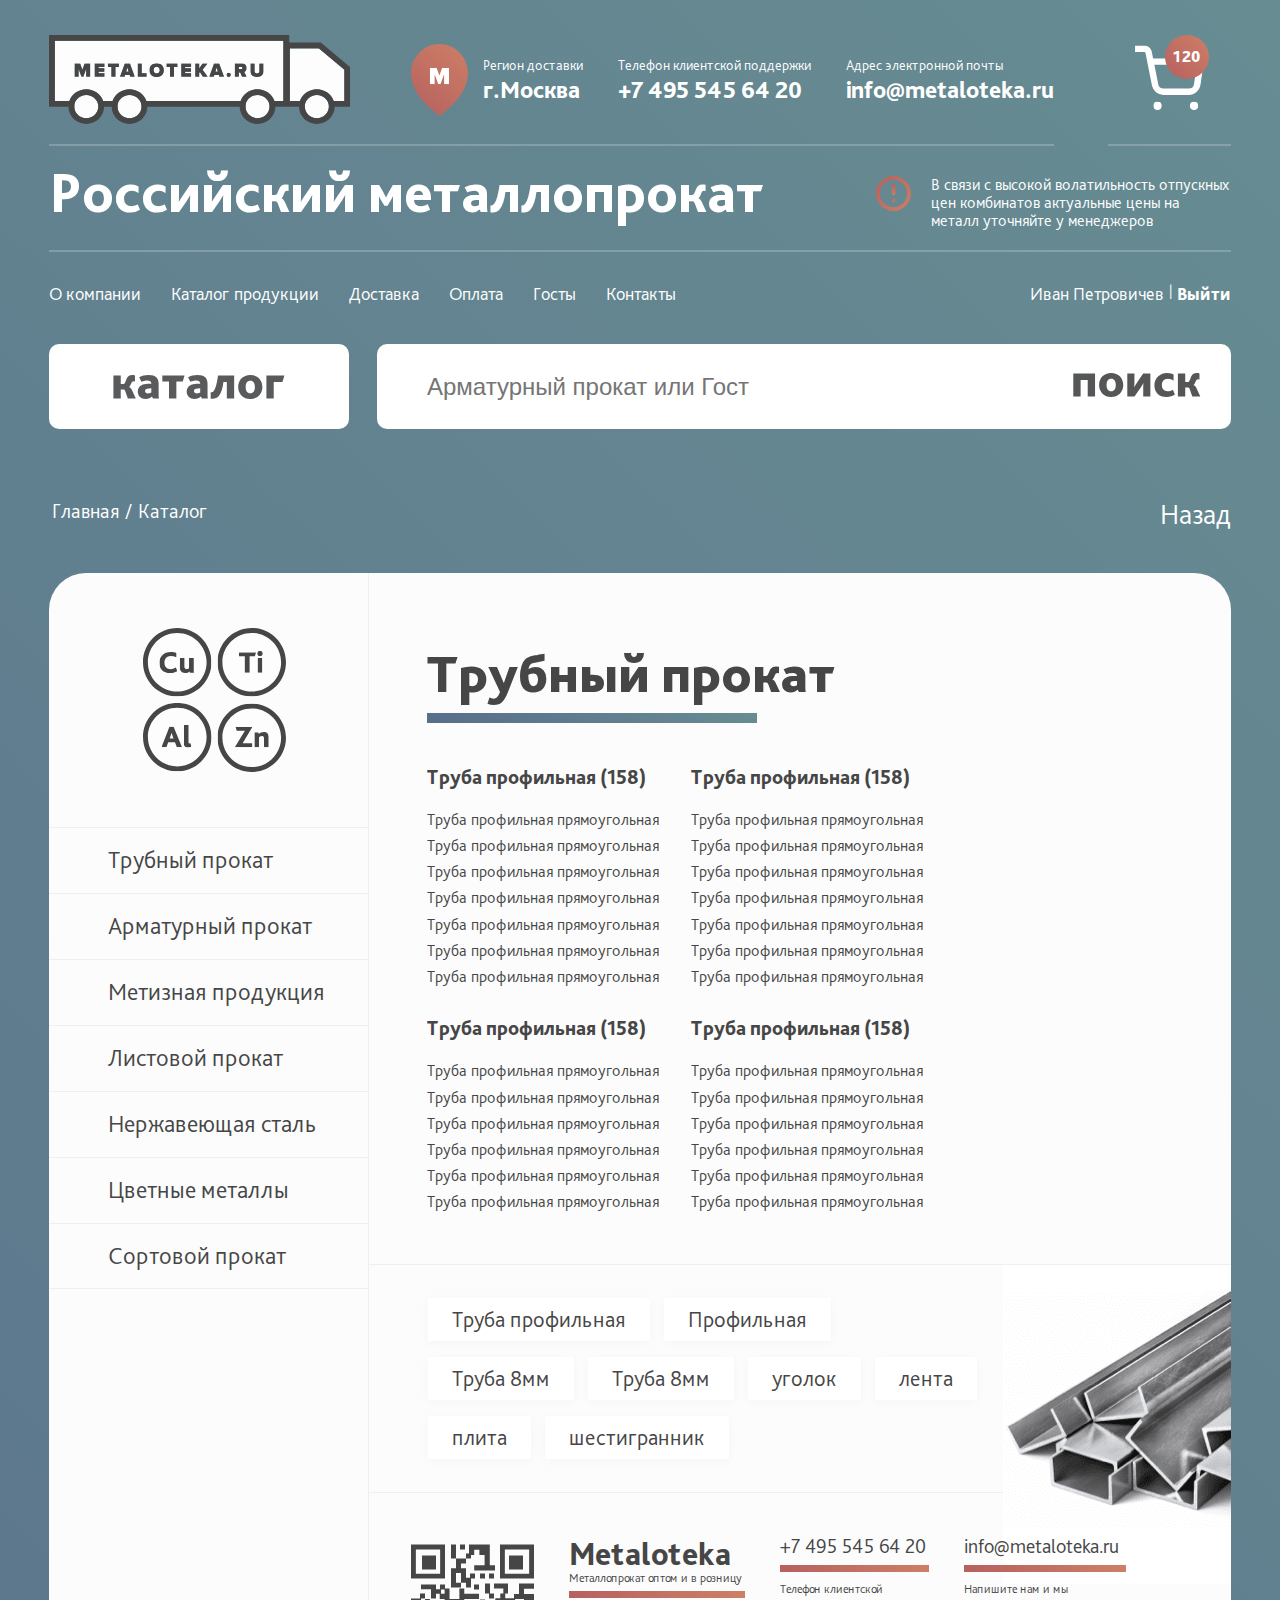
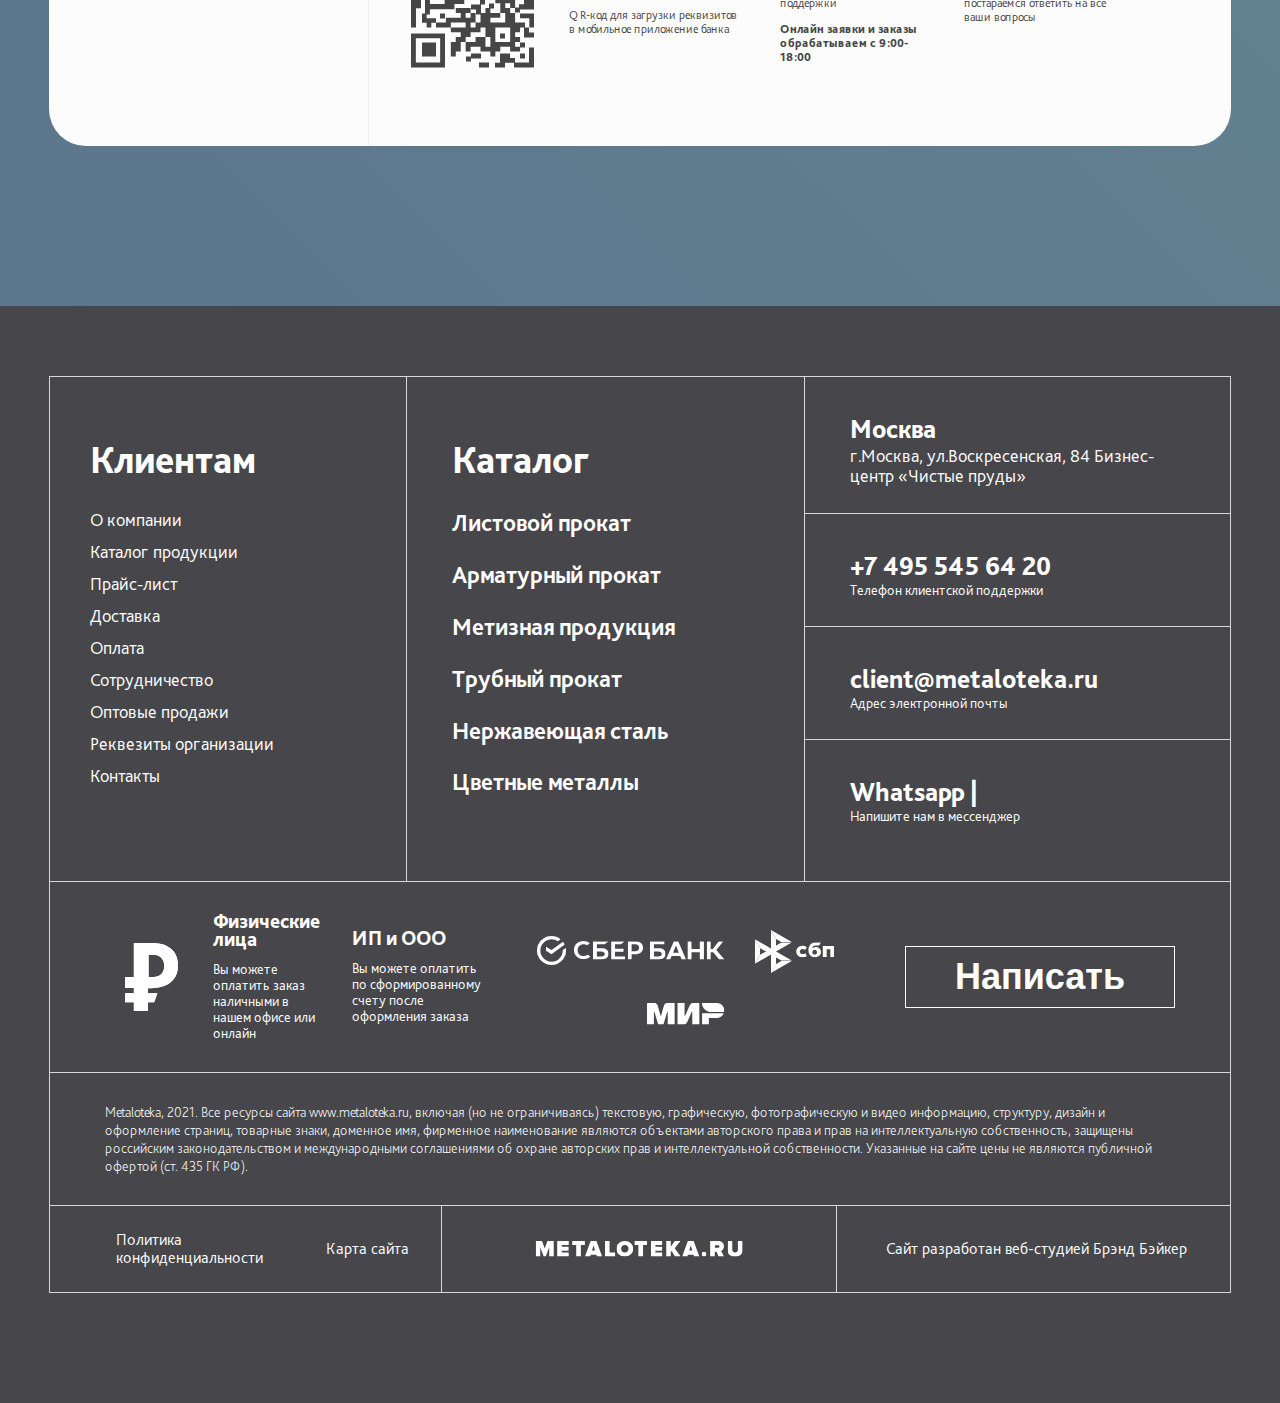
<file: catalog.html>
<!doctype html>
<html lang="ru">

	<head>
		<meta charset="UTF-8" />
		<meta name="viewport" content="width=device-width,user-scalable=no,initial-scale=1,maximum-scale=1,minimum-scale=1" />
		<meta http-equiv="X-UA-Compatible" content="ie=edge" />
		<meta name="theme-color" content="#678c92" />
		<title>Каталог</title>
		<link href="/css/app.css" rel="stylesheet">
	</head>

	<body class="body">
		<header class="header">
			<div class="container">
				<div class="row justify-content-between align-items-xl-center">
					<div class="header__connection">
						<div class="header__line"></div><img class="header__logo" src="/images/logo.svg" alt="логотип metaloteka" />
						<div class="header__line"></div>
						<div class="contact-header ml-lg-60"><img class="contact-header__icon" src="/images/icon-pin-map.svg" alt="icon" /><span class="text contact-header__text">Регион доставки</span><span class="contact-header__contact">г.Москва</span></div>
						<div class="contact-header ml-lg-20"><span class="text contact-header__text">Телефон клиентской поддержки</span><a class="contact-header__contact" href="tel:+74955456420">+7 495 545 64 20</a></div>
						<div class="contact-header ml-lg-20"><span class="text contact-header__text">Адрес электронной почты</span><a class="contact-header__contact" href="mailto:info@metaloteka.ru">info@metaloteka.ru</a></div>
					</div>
					<div class="header__shipped"><span class="header__number-shipped">245 т</span>
						<div class="header__divider-shipped"></div><span class="text">отгружено за неделю</span>
					</div>
					<div class="header__wrap-basket"><a class="header__basket header__basket_full" href="#">
							<div class="header__basket-num">120</div>
							<div class="header__basket-icon"><svg width="69" height="65" viewBox="0 0 69 65" xmlns="http://www.w3.org/2000/svg">
									<defs>
										<clipPath id="dl3q6myura">
											<path d="M4500 0v5500H0V0h4500z" />
										</clipPath>
										<clipPath id="a5dmji0u5b">
											<path d="M9.36 0a7.516 7.516 0 0 1 7.375 6.05l1.363 6.846h47.384a3.24 3.24 0 0 1 2.457 1.1c.62.71.897 1.654.763 2.586l-3.22 22.706c-.859 5.83-5.858 10.15-11.745 10.146H28.51a11.81 11.81 0 0 1-11.56-9.512L10.432 7.308a1.073 1.073 0 0 0-1.074-.86H0V0zm52.407 19.344h-42.38l3.865 19.343a5.37 5.37 0 0 0 5.259 4.299h25.163a5.37 5.37 0 0 0 5.367-4.61l2.726-19.032z" />
										</clipPath>
										<clipPath id="hx4p2o3vkc">
											<path d="M8.588 4.298c0 5.73-8.588 5.73-8.588 0s8.588-5.73 8.588 0z" />
										</clipPath>
									</defs>
									<g fill="currentColor" clip-path="url(#dl3q6myura)" transform="translate(-2284 -595)">
										<g>
											<g clip-path="url(#a5dmji0u5b)" transform="translate(2284 595.522)">
												<path d="M0 0h68.735v49.434H0V0z" />
											</g>
											<g clip-path="url(#hx4p2o3vkc)" transform="translate(2338.747 651.405)">
												<path d="M0 0h8.588v8.595H0V0z" />
											</g>
											<g clip-path="url(#hx4p2o3vkc)" transform="translate(2302.25 651.405)">
												<path d="M0 0h8.588v8.595H0V0z" />
											</g>
										</g>
									</g>
								</svg></div>
						</a></div>
				</div>
				<div class="contact-header-warning">
					<p class="contact-header-warning__title">Российский металлопрокат</p>
					<div class="contact-header-warning__line"></div>
					<div class="contact-header-warning__right"><img class="contact-header-warning__img" src="/images/icon-warning.svg" alt="icon" />
						<p class="contact-header-warning__warning">В связи с высокой волатильность отпускных цен комбинатов актуальные цены на металл уточняйте у менеджеров</p>
					</div>
					<div class="contact-header-warning__line"></div>
				</div>
				<div class="header__nav">
					<div class="row">
						<div class="header__nav-link"><a class="header__link" href="#">О компании</a><a class="header__link" href="/catalog.html">Каталог продукции</a><a class="header__link" href="#">Доставка</a><a class="header__link" href="/cart-page.html">Оплата</a><a class="header__link" href="#">Госты</a><a class="header__link" href="/contacts.html">Контакты</a></div>
						<div class="header__date">
							<div class="header__name">Иван Петровичев</div><span class="header__stick">|</span><a class="header__exit" href="#" data-popup-open="authorization">Выйти</a>
						</div>
					</div>
				</div>
				<div class="row justify-content-between noWrap"><button class="header__catalog"><svg width="172" height="24" viewBox="0 0 172 24" xmlns="http://www.w3.org/2000/svg">
							<g fill="#555657" fill-rule="nonzero" opacity=".978">
								<path d="M.42 23.515h7.334v-8.97h2.962c.632 0 1.166.63 1.652 1.94l2.476 7.03h7.965l-4.128-8.921c-.631-1.358-1.505-2.133-2.574-2.57v-.097c1.506-1.018 1.749-3.588 2.866-4.945.388-.437.874-.679 1.554-.679a4.36 4.36 0 0 1 1.457.242V.388C21.207.097 19.847 0 19.118 0c-2.185 0-3.545.776-4.468 1.94-2.088 2.666-1.991 7.127-4.614 7.127H7.754V.582H.42v22.933zM40.002 23.515h6.022c-.389-1.26-.389-3.103-.389-4.509V8.727C45.635 3.152 42.721 0 35.631 0c-3.643 0-6.751.873-9.47 2.23l2.282 4.606c1.651-.872 3.885-1.406 5.828-1.406 2.477 0 4.03.873 4.03 3.006v.243l-3.642.145c-2.33.097-4.42.534-6.07 1.406-2.38 1.26-3.837 3.152-3.837 6.255 0 4.412 3.302 7.515 7.819 7.515 2.865 0 4.857-1.067 6.41-2.424l1.02 1.94zm-1.7-10.23v4.267c-.534.339-1.749.824-3.351.824-1.749 0-2.866-.776-2.866-2.376 0-.97.34-1.552 1.02-1.988.632-.388 1.554-.582 2.72-.63l2.477-.097zM56.028 23.515h7.334V6.594h6.362L71.569.582H49.326v6.012h6.702zM88.907 23.515h6.022c-.388-1.26-.388-3.103-.388-4.509V8.727C94.54 3.152 91.627 0 84.536 0c-3.642 0-6.75.873-9.47 2.23l2.283 4.606c1.65-.872 3.885-1.406 5.828-1.406 2.476 0 4.03.873 4.03 3.006v.243l-3.642.145c-2.331.097-4.42.534-6.07 1.406-2.38 1.26-3.837 3.152-3.837 6.255 0 4.412 3.302 7.515 7.819 7.515 2.865 0 4.856-1.067 6.41-2.424l1.02 1.94zm-1.7-10.23v4.267c-.534.339-1.748.824-3.35.824-1.749 0-2.866-.776-2.866-2.376 0-.97.34-1.552 1.02-1.988.631-.388 1.554-.582 2.72-.63l2.476-.097zM99.446 23.855c2.817 0 4.808-.97 6.314-2.764 2.428-2.86 3.933-7.855 4.662-14.06h3.4v16.484h7.333V.582H105.03c-1.02 8-2.622 13.285-4.274 15.515-.631.873-1.36 1.26-2.234 1.26-.097 0-.485 0-.825-.096v6.4c.582.145 1.31.194 1.748.194zM137.279 24c7.139 0 12.093-5.042 12.093-12.024C149.372 4.994 144.418 0 137.279 0c-7.14 0-12.093 4.994-12.093 11.976 0 6.982 4.954 12.024 12.093 12.024zm0-5.77c-3.254 0-4.614-2.715-4.614-6.254 0-3.54 1.36-6.206 4.614-6.206 3.254 0 4.613 2.666 4.613 6.206 0 3.54-1.36 6.254-4.613 6.254zM153.403 23.515h7.333V7.03h8.693L171.42.582h-18.017z" />
							</g>
						</svg></button>
					<div class="header__right"><input class="header__search" placeholder="Арматурный прокат или Гост" /><button class="header__button-search"><svg width="128" height="24" viewBox="0 0 128 24" xmlns="http://www.w3.org/2000/svg">
								<g fill="#555657" fill-rule="nonzero">
									<path d="M.291 23.515h7.333V7.03h7.091v16.485h7.334V.582H.29zM38.172 24c7.14 0 12.093-5.042 12.093-12.024C50.265 4.994 45.312 0 38.172 0 31.033 0 26.08 4.994 26.08 11.976 26.08 18.958 31.033 24 38.172 24zm0-5.77c-3.254 0-4.613-2.715-4.613-6.254 0-3.54 1.36-6.206 4.613-6.206 3.254 0 4.614 2.666 4.614 6.206 0 3.54-1.36 6.254-4.614 6.254zM54.296 23.515h7.188l5.925-8.582c1.263-1.842 2.477-3.927 2.914-4.751h.146c-.146 1.26-.243 3.248-.243 5.14v8.193h7.14V.582h-7.189l-5.925 8.582c-1.262 1.842-2.477 3.927-2.914 4.751h-.145c.145-1.26.243-3.248.243-5.14V.583h-7.14v22.933zM93.538 24c3.35 0 6.41-.97 8.353-2.376l-2.04-4.945c-1.748.97-3.302 1.551-5.245 1.551-3.448 0-5.73-2.133-5.73-6.109 0-3.54 2.185-6.351 6.021-6.351 2.234 0 3.983.678 5.683 1.988V1.697C99.414.921 97.326 0 94.023 0 87.37 0 81.396 4.752 81.396 12.17c0 6.788 4.371 11.83 12.142 11.83zM104.902 23.515h7.334v-8.97h2.962c.631 0 1.166.63 1.651 1.94l2.477 7.03h7.965l-4.128-8.921c-.632-1.358-1.506-2.133-2.574-2.57v-.097c1.505-1.018 1.748-3.588 2.865-4.945.389-.437.874-.679 1.554-.679a4.36 4.36 0 0 1 1.457.242V.388C125.688.097 124.328 0 123.6 0c-2.186 0-3.545.776-4.468 1.94-2.088 2.666-1.991 7.127-4.614 7.127h-2.282V.582h-7.334v22.933z" />
								</g>
							</svg></button></div>
				</div>
			</div>
		</header>
		<main class="main catalog">
			<section class="section-breadcrumbs">
				<div class="container">
					<div class="section-breadcrumbs__inner"><a class="section-breadcrumbs__link" href="/">Главная</a><span class="section-breadcrumbs__link">/</span><span class="section-breadcrumbs__link">Каталог</span></div><a class="section-breadcrumbs__back" href="#">Назад</a>
				</div>
			</section>
			<section class="section-catalog" data-type-section="general">
				<div class="container">
					<div class="section-catalog__catalog-wrapper">
						<div class="section-catalog__left-aside">
							<div class="section-catalog__logo"><img class="section-catalog__img" src="/images/catalog-banner.svg" />
								<div class="section-catalog__banner"><span class="section-catalog__title">Металотека</span><span class="section-catalog__subtitle">Каталог</span>
									<div class="section-catalog__range"></div>
								</div>
							</div>
							<div class="section-catalog__navigation"><a class="section-catalog__category" href="#">Трубный прокат</a><a class="section-catalog__category" href="#">Арматурный прокат</a><a class="section-catalog__category" href="#">Метизная продукция</a><a class="section-catalog__category" href="#">Листовой прокат</a><a class="section-catalog__category" href="#">Нержавеющая сталь</a><a class="section-catalog__category" href="#">Цветные металлы</a><a class="section-catalog__category" href="#">Сортовой прокат</a>
								<div class="section-catalog__accordion-wrapper">
									<div class="accordion-list">
										<div class="accordion accordion_fz-20 accordion_arrow">
											<div class="accordion__title">Листовой прокат</div>
											<div class="accordion__body">
												<div class="accordion-list__list-wrapper"><a class="accordion-list__link" href="#">Труба профильная</a><a class="accordion-list__link" href="#">Трубы в изоляции</a><a class="accordion-list__link" href="#">Труба водогазопроводная оцинкованная</a><a class="accordion-list__link" href="#">Трубы в изоляции</a><a class="accordion-list__link" href="#">Труба магистральная</a><a class="accordion-list__link" href="#">Труба Овальная</a><a class="accordion-list__link" href="#">Труба профильная</a><a class="accordion-list__link" href="#">Труба профильная</a></div>
											</div>
										</div>
									</div>
									<div class="section-catalog__line-small"></div>
									<div class="accordion-list">
										<div class="accordion accordion_fz-20 accordion_arrow">
											<div class="accordion__title">Арматурный прокат</div>
											<div class="accordion__body">
												<div class="accordion-list__list-wrapper"><a class="accordion-list__link" href="#">Труба профильная</a><a class="accordion-list__link" href="#">Трубы в изоляции</a><a class="accordion-list__link" href="#">Труба водогазопроводная оцинкованная</a><a class="accordion-list__link" href="#">Трубы в изоляции</a><a class="accordion-list__link" href="#">Труба магистральная</a><a class="accordion-list__link" href="#">Труба Овальная</a><a class="accordion-list__link" href="#">Труба профильная</a><a class="accordion-list__link" href="#">Труба профильная</a></div>
											</div>
										</div>
									</div>
									<div class="section-catalog__line-small"></div>
									<div class="accordion-list">
										<div class="accordion accordion_fz-20 accordion_arrow">
											<div class="accordion__title">Метизная продукция</div>
											<div class="accordion__body">
												<div class="accordion-list__list-wrapper"><a class="accordion-list__link" href="#">Труба профильная</a><a class="accordion-list__link" href="#">Трубы в изоляции</a><a class="accordion-list__link" href="#">Труба водогазопроводная оцинкованная</a><a class="accordion-list__link" href="#">Трубы в изоляции</a><a class="accordion-list__link" href="#">Труба магистральная</a><a class="accordion-list__link" href="#">Труба Овальная</a><a class="accordion-list__link" href="#">Труба профильная</a><a class="accordion-list__link" href="#">Труба профильная</a></div>
											</div>
										</div>
									</div>
									<div class="section-catalog__line-small"></div>
									<div class="accordion-list">
										<div class="accordion accordion_fz-20 accordion_arrow">
											<div class="accordion__title">Трубный прокат</div>
											<div class="accordion__body">
												<div class="accordion-list__list-wrapper"><a class="accordion-list__link" href="#">Труба профильная</a><a class="accordion-list__link" href="#">Трубы в изоляции</a><a class="accordion-list__link" href="#">Труба водогазопроводная оцинкованная</a><a class="accordion-list__link" href="#">Трубы в изоляции</a><a class="accordion-list__link" href="#">Труба магистральная</a><a class="accordion-list__link" href="#">Труба Овальная</a><a class="accordion-list__link" href="#">Труба профильная</a><a class="accordion-list__link" href="#">Труба профильная</a></div>
											</div>
										</div>
									</div>
									<div class="section-catalog__line-small"></div>
									<div class="accordion-list">
										<div class="accordion accordion_fz-20 accordion_arrow">
											<div class="accordion__title">Нержавеющая сталь</div>
											<div class="accordion__body">
												<div class="accordion-list__list-wrapper"><a class="accordion-list__link" href="#">Труба профильная</a><a class="accordion-list__link" href="#">Трубы в изоляции</a><a class="accordion-list__link" href="#">Труба водогазопроводная оцинкованная</a><a class="accordion-list__link" href="#">Трубы в изоляции</a><a class="accordion-list__link" href="#">Труба магистральная</a><a class="accordion-list__link" href="#">Труба Овальная</a><a class="accordion-list__link" href="#">Труба профильная</a><a class="accordion-list__link" href="#">Труба профильная</a></div>
											</div>
										</div>
									</div>
									<div class="section-catalog__line-small"></div>
									<div class="accordion-list">
										<div class="accordion accordion_fz-20 accordion_arrow">
											<div class="accordion__title">Цветные металлы</div>
											<div class="accordion__body">
												<div class="accordion-list__list-wrapper"><a class="accordion-list__link" href="#">Труба профильная</a><a class="accordion-list__link" href="#">Трубы в изоляции</a><a class="accordion-list__link" href="#">Труба водогазопроводная оцинкованная</a><a class="accordion-list__link" href="#">Трубы в изоляции</a><a class="accordion-list__link" href="#">Труба магистральная</a><a class="accordion-list__link" href="#">Труба Овальная</a><a class="accordion-list__link" href="#">Труба профильная</a><a class="accordion-list__link" href="#">Труба профильная</a></div>
											</div>
										</div>
									</div>
									<div class="section-catalog__line-small"></div>
									<div class="accordion-list">
										<div class="accordion accordion_fz-20 accordion_arrow">
											<div class="accordion__title">Сортовой прокат</div>
											<div class="accordion__body">
												<div class="accordion-list__list-wrapper"><a class="accordion-list__link" href="#">Труба профильная</a><a class="accordion-list__link" href="#">Трубы в изоляции</a><a class="accordion-list__link" href="#">Труба водогазопроводная оцинкованная</a><a class="accordion-list__link" href="#">Трубы в изоляции</a><a class="accordion-list__link" href="#">Труба магистральная</a><a class="accordion-list__link" href="#">Труба Овальная</a><a class="accordion-list__link" href="#">Труба профильная</a><a class="accordion-list__link" href="#">Труба профильная</a></div>
											</div>
										</div>
									</div>
									<div class="section-catalog__line-small"></div>
								</div>
							</div>
							<div class="section-catalog__mobile-description">Металлопрокат оптом и в розницу с доставкой по Москве и московской области</div>
						</div>
						<div class="section-catalog__right-aside">
							<div class="product-main">
								<div class="product-main__wrapper"><span class="product-main__title">Трубный прокат</span>
									<div class="product-main__range"></div>
									<div class="product-main__information-block">
										<div class="accordion-list">
											<div class="accordion accordion_fz-20 accordion_reset">
												<div class="accordion__title">Труба профильная (158)</div>
												<div class="accordion__body">
													<div class="accordion-list__list-wrapper"><a class="accordion-list__link" href="#">Труба профильная прямоугольная</a><a class="accordion-list__link" href="#">Труба профильная прямоугольная</a><a class="accordion-list__link" href="#">Труба профильная прямоугольная</a><a class="accordion-list__link" href="#">Труба профильная прямоугольная</a><a class="accordion-list__link" href="#">Труба профильная прямоугольная</a><a class="accordion-list__link" href="#">Труба профильная прямоугольная</a><a class="accordion-list__link" href="#">Труба профильная прямоугольная</a></div>
												</div>
											</div>
										</div>
										<div class="accordion-list">
											<div class="accordion accordion_fz-20 accordion_reset">
												<div class="accordion__title">Труба профильная (158)</div>
												<div class="accordion__body">
													<div class="accordion-list__list-wrapper"><a class="accordion-list__link" href="#">Труба профильная прямоугольная</a><a class="accordion-list__link" href="#">Труба профильная прямоугольная</a><a class="accordion-list__link" href="#">Труба профильная прямоугольная</a><a class="accordion-list__link" href="#">Труба профильная прямоугольная</a><a class="accordion-list__link" href="#">Труба профильная прямоугольная</a><a class="accordion-list__link" href="#">Труба профильная прямоугольная</a><a class="accordion-list__link" href="#">Труба профильная прямоугольная</a></div>
												</div>
											</div>
										</div>
										<div class="accordion-list">
											<div class="accordion accordion_fz-20 accordion_reset">
												<div class="accordion__title">Труба профильная (158)</div>
												<div class="accordion__body">
													<div class="accordion-list__list-wrapper"><a class="accordion-list__link" href="#">Труба профильная прямоугольная</a><a class="accordion-list__link" href="#">Труба профильная прямоугольная</a><a class="accordion-list__link" href="#">Труба профильная прямоугольная</a><a class="accordion-list__link" href="#">Труба профильная прямоугольная</a><a class="accordion-list__link" href="#">Труба профильная прямоугольная</a><a class="accordion-list__link" href="#">Труба профильная прямоугольная</a><a class="accordion-list__link" href="#">Труба профильная прямоугольная</a></div>
												</div>
											</div>
										</div>
										<div class="accordion-list">
											<div class="accordion accordion_fz-20 accordion_reset">
												<div class="accordion__title">Труба профильная (158)</div>
												<div class="accordion__body">
													<div class="accordion-list__list-wrapper"><a class="accordion-list__link" href="#">Труба профильная прямоугольная</a><a class="accordion-list__link" href="#">Труба профильная прямоугольная</a><a class="accordion-list__link" href="#">Труба профильная прямоугольная</a><a class="accordion-list__link" href="#">Труба профильная прямоугольная</a><a class="accordion-list__link" href="#">Труба профильная прямоугольная</a><a class="accordion-list__link" href="#">Труба профильная прямоугольная</a><a class="accordion-list__link" href="#">Труба профильная прямоугольная</a></div>
												</div>
											</div>
										</div>
										<div class="accordion-list">
											<div class="accordion accordion_fz-20 accordion_reset">
												<div class="accordion__title">Труба профильная (158)</div>
												<div class="accordion__body">
													<div class="accordion-list__list-wrapper"><a class="accordion-list__link" href="#">Труба профильная прямоугольная</a><a class="accordion-list__link" href="#">Труба профильная прямоугольная</a><a class="accordion-list__link" href="#">Труба профильная прямоугольная</a><a class="accordion-list__link" href="#">Труба профильная прямоугольная</a><a class="accordion-list__link" href="#">Труба профильная прямоугольная</a><a class="accordion-list__link" href="#">Труба профильная прямоугольная</a><a class="accordion-list__link" href="#">Труба профильная прямоугольная</a></div>
												</div>
											</div>
										</div>
										<div class="accordion-list">
											<div class="accordion accordion_fz-20 accordion_reset">
												<div class="accordion__title">Труба профильная (158)</div>
												<div class="accordion__body">
													<div class="accordion-list__list-wrapper"><a class="accordion-list__link" href="#">Труба профильная прямоугольная</a><a class="accordion-list__link" href="#">Труба профильная прямоугольная</a><a class="accordion-list__link" href="#">Труба профильная прямоугольная</a><a class="accordion-list__link" href="#">Труба профильная прямоугольная</a><a class="accordion-list__link" href="#">Труба профильная прямоугольная</a><a class="accordion-list__link" href="#">Труба профильная прямоугольная</a><a class="accordion-list__link" href="#">Труба профильная прямоугольная</a></div>
												</div>
											</div>
										</div>
										<div class="accordion-list">
											<div class="accordion accordion_fz-20 accordion_reset">
												<div class="accordion__title">Труба профильная (158)</div>
												<div class="accordion__body">
													<div class="accordion-list__list-wrapper"><a class="accordion-list__link" href="#">Труба профильная прямоугольная</a><a class="accordion-list__link" href="#">Труба профильная прямоугольная</a><a class="accordion-list__link" href="#">Труба профильная прямоугольная</a><a class="accordion-list__link" href="#">Труба профильная прямоугольная</a><a class="accordion-list__link" href="#">Труба профильная прямоугольная</a><a class="accordion-list__link" href="#">Труба профильная прямоугольная</a><a class="accordion-list__link" href="#">Труба профильная прямоугольная</a></div>
												</div>
											</div>
										</div>
									</div>
								</div>
							</div>
							<div class="product-tags">
								<div class="product-tags__tags-wrapper"><a class="product-tags__tag" href="#">Труба профильная</a><a class="product-tags__tag" href="#">Профильная</a><a class="product-tags__tag" href="#">Труба 8мм</a><a class="product-tags__tag" href="#">Труба 8мм</a><a class="product-tags__tag" href="#">уголок</a><a class="product-tags__tag" href="#">лента</a><a class="product-tags__tag" href="#">плита</a><a class="product-tags__tag" href="#">шестигранник</a></div><img class="product-tags__img-bg" src="/images/catalog-bg.png" />
							</div>
							<div class="product-footer">
								<div class="product-footer__footer-wrapper"><img class="product-footer__qr" src="/images/icon-qr.svg" />
									<div class="contact-information-footer">
										<div class="contact-information-footer__name"><span class="contact-information-footer__title">Metaloteka</span>
											<div class="contact-information-footer__sub-title">Металлопрокат оптом и в розницу</div>
											<p class="contact-information-footer__text">QR-код для загрузки реквизитов в мобильное приложение банка</p>
										</div>
									</div>
									<div class="contact-information-footer">
										<div class="contact-information-footer__name"><a class="contact-information-footer__link" href="tel:+74955456420">+7 495 545 64 20</a>
											<p class="contact-information-footer__text">Телефон клиентской поддержки</p>
											<p class="contact-information-footer__text contact-information-footer__text_bold">Онлайн заявки и заказы обрабатываем с 9:00-18:00</p>
										</div>
									</div>
									<div class="contact-information-footer">
										<div class="contact-information-footer__name"><a class="contact-information-footer__link" href="mailto:info@metaloteka.ru">info@metaloteka.ru</a>
											<p class="contact-information-footer__text">Напишите нам и мы постараемся ответить на все ваши вопросы</p>
										</div>
									</div>
								</div>
							</div>
						</div>
					</div>
				</div>
			</section>
			<section class="section-catalog" data-type-section="details">
				<div class="container">
					<div class="section-catalog__catalog-wrapper">
						<div class="section-catalog__left-aside">
							<div class="section-catalog__logo"><img class="section-catalog__img" src="/images/catalog-banner.svg" />
								<div class="section-catalog__banner"><span class="section-catalog__title">Металотека</span><span class="section-catalog__subtitle">Листовой прокат</span>
									<div class="section-catalog__range"></div>
								</div>
							</div>
							<div class="section-catalog__navigation"><a class="section-catalog__selected-title" href="#">Цветные металлы</a>
								<div class="section-catalog__details-navigation-wrapper"><a class="section-catalog__details-item" href="">Латунь (72)</a><a class="section-catalog__details-item" href="">Круг латунный</a><a class="section-catalog__details-item" href="">Латунная лента</a><a class="section-catalog__details-item" href="">Латунный лист</a><a class="section-catalog__details-item" href="">Латунная труба</a><a class="section-catalog__details-item" href="">Латунная проволока</a><a class="section-catalog__details-item" href="">Латунный шестигранник</a><a class="section-catalog__details-item" href="">Латунный квадрат</a></div>
								<div class="section-catalog__details-navigation-wrapper"><a class="section-catalog__details-item" href="">Титан (124)</a><a class="section-catalog__details-item" href="">Титановая проволока</a><a class="section-catalog__details-item" href="">Титановый лист</a></div>
								<div class="section-catalog__details-navigation-wrapper"><a class="section-catalog__details-item" href="">Медь (268)</a><a class="section-catalog__details-item" href="">Медный круг</a><a class="section-catalog__details-item" href="">Медная лента</a><a class="section-catalog__details-item" href="">Медный лист</a><a class="section-catalog__details-item" href="">Медная труба</a><a class="section-catalog__details-item" href="">Медная шина</a><a class="section-catalog__details-item" href="">Медная плита</a><a class="section-catalog__details-item" href="">Медная проволока</a></div>
								<div class="section-catalog__details-navigation-wrapper"><a class="section-catalog__details-item" href="">Аллюминий (158)</a><a class="section-catalog__details-item" href="">Алюминиевый круг</a><a class="section-catalog__details-item" href="">Алюминиевая плита</a><a class="section-catalog__details-item" href="">Алюминиевая труба</a><a class="section-catalog__details-item" href="">Алюминиевый лист</a><a class="section-catalog__details-item" href="">Алюминиевый уголок</a><a class="section-catalog__details-item" href="">Алюминиевая проволока</a><a class="section-catalog__details-item" href="">Алюминиевый швеллер</a><a class="section-catalog__details-item" href="">Алюминиевая профильная труба</a><a class="section-catalog__details-item" href="">Лист алюминиевый</a><a class="section-catalog__details-item" href="">Алюминиевый лист</a><a class="section-catalog__details-item" href="">Алюминиевый уголок</a></div>
							</div>
							<div class="section-catalog__navigation-mobile">
								<div class="section-catalog__navigation-mobile-wrapper"><a class="section-catalog__selected-title" href="#">Лист горячекатный</a>
									<div class="select"><button class="select__button">Толщина, мм</button>
										<div class="select__option-wrapper"><a class="select__option" value="Толщина, 10 мм" href="#">Толщина, 10 мм</a><a class="select__option" value="Толщина, 20 мм" href="#">Толщина, 20 мм</a><a class="select__option" value="Толщина, 30 мм" href="#">Толщина, 30 мм</a><a class="select__option" value="Толщина, 40 мм" href="#">Толщина, 40 мм</a><a class="select__option" value="Толщина, 50 мм" href="#">Толщина, 50 мм</a></div>
									</div>
									<div class="section-catalog__item-wrapper">
										<div class="product-item">
											<p class="product-item__title"><a class="product-item__link">Лист горячекатный, 60 мм</a></p>
											<p class="product-item__subtitle">Просечно-вытяжной лист, 16 мм (изготавливается по технологии горячекатного листа)</p>
											<div class="product-item__column">
												<p class="text">60 мм</p>
												<p class="text">1500 x 600 мм</p>
											</div>
											<div class="product-item__column">
												<p class="text">за 1 тонну</p>
												<p class="text">115 400 р.</p>
											</div>
											<div class="product-item__column">
												<p class="text">за 1 м2</p>
												<p class="text">12 400 р.</p>
											</div>
											<div class="product-item__column">
												<p class="text">за 1 лист</p>
												<p class="text">35 800 р.</p>
											</div>
											<div class="product-item__basket-wrapper">
												<p class="product-item__basket-description">Добавьте в корзину и рассчитайте точный необходимий обьем</p>
												<div class="product-item__basket-img" data-popup-open="product-item-details"><svg width="69" height="65" viewBox="0 0 69 65" xmlns="http://www.w3.org/2000/svg">
														<defs>
															<clipPath id="dl3q6myura">
																<path d="M4500 0v5500H0V0h4500z" />
															</clipPath>
															<clipPath id="a5dmji0u5b">
																<path d="M9.36 0a7.516 7.516 0 0 1 7.375 6.05l1.363 6.846h47.384a3.24 3.24 0 0 1 2.457 1.1c.62.71.897 1.654.763 2.586l-3.22 22.706c-.859 5.83-5.858 10.15-11.745 10.146H28.51a11.81 11.81 0 0 1-11.56-9.512L10.432 7.308a1.073 1.073 0 0 0-1.074-.86H0V0zm52.407 19.344h-42.38l3.865 19.343a5.37 5.37 0 0 0 5.259 4.299h25.163a5.37 5.37 0 0 0 5.367-4.61l2.726-19.032z" />
															</clipPath>
															<clipPath id="hx4p2o3vkc">
																<path d="M8.588 4.298c0 5.73-8.588 5.73-8.588 0s8.588-5.73 8.588 0z" />
															</clipPath>
														</defs>
														<g fill="currentColor" clip-path="url(#dl3q6myura)" transform="translate(-2284 -595)">
															<g>
																<g clip-path="url(#a5dmji0u5b)" transform="translate(2284 595.522)">
																	<path d="M0 0h68.735v49.434H0V0z" />
																</g>
																<g clip-path="url(#hx4p2o3vkc)" transform="translate(2338.747 651.405)">
																	<path d="M0 0h8.588v8.595H0V0z" />
																</g>
																<g clip-path="url(#hx4p2o3vkc)" transform="translate(2302.25 651.405)">
																	<path d="M0 0h8.588v8.595H0V0z" />
																</g>
															</g>
														</g>
													</svg></div>
											</div>
										</div>
										<div class="product-item">
											<p class="product-item__title"><a class="product-item__link">Лист горячекатный, 60 мм</a></p>
											<p class="product-item__subtitle">Просечно-вытяжной лист, 16 мм (изготавливается по технологии горячекатного листа)</p>
											<div class="product-item__column">
												<p class="text">60 мм</p>
												<p class="text">1500 x 600 мм</p>
											</div>
											<div class="product-item__column">
												<p class="text">за 1 тонну</p>
												<p class="text">115 400 р.</p>
											</div>
											<div class="product-item__column">
												<p class="text">за 1 м2</p>
												<p class="text">12 400 р.</p>
											</div>
											<div class="product-item__column">
												<p class="text">за 1 лист</p>
												<p class="text">35 800 р.</p>
											</div>
											<div class="product-item__basket-wrapper">
												<p class="product-item__basket-description">Добавьте в корзину и рассчитайте точный необходимий обьем</p>
												<div class="product-item__basket-img" data-popup-open="product-item-details"><svg width="69" height="65" viewBox="0 0 69 65" xmlns="http://www.w3.org/2000/svg">
														<defs>
															<clipPath id="dl3q6myura">
																<path d="M4500 0v5500H0V0h4500z" />
															</clipPath>
															<clipPath id="a5dmji0u5b">
																<path d="M9.36 0a7.516 7.516 0 0 1 7.375 6.05l1.363 6.846h47.384a3.24 3.24 0 0 1 2.457 1.1c.62.71.897 1.654.763 2.586l-3.22 22.706c-.859 5.83-5.858 10.15-11.745 10.146H28.51a11.81 11.81 0 0 1-11.56-9.512L10.432 7.308a1.073 1.073 0 0 0-1.074-.86H0V0zm52.407 19.344h-42.38l3.865 19.343a5.37 5.37 0 0 0 5.259 4.299h25.163a5.37 5.37 0 0 0 5.367-4.61l2.726-19.032z" />
															</clipPath>
															<clipPath id="hx4p2o3vkc">
																<path d="M8.588 4.298c0 5.73-8.588 5.73-8.588 0s8.588-5.73 8.588 0z" />
															</clipPath>
														</defs>
														<g fill="currentColor" clip-path="url(#dl3q6myura)" transform="translate(-2284 -595)">
															<g>
																<g clip-path="url(#a5dmji0u5b)" transform="translate(2284 595.522)">
																	<path d="M0 0h68.735v49.434H0V0z" />
																</g>
																<g clip-path="url(#hx4p2o3vkc)" transform="translate(2338.747 651.405)">
																	<path d="M0 0h8.588v8.595H0V0z" />
																</g>
																<g clip-path="url(#hx4p2o3vkc)" transform="translate(2302.25 651.405)">
																	<path d="M0 0h8.588v8.595H0V0z" />
																</g>
															</g>
														</g>
													</svg></div>
											</div>
										</div>
										<div class="product-item">
											<p class="product-item__title"><a class="product-item__link">Лист горячекатный, 60 мм</a></p>
											<p class="product-item__subtitle">Просечно-вытяжной лист, 16 мм (изготавливается по технологии горячекатного листа)</p>
											<div class="product-item__column">
												<p class="text">60 мм</p>
												<p class="text">1500 x 600 мм</p>
											</div>
											<div class="product-item__column">
												<p class="text">за 1 тонну</p>
												<p class="text">115 400 р.</p>
											</div>
											<div class="product-item__column">
												<p class="text">за 1 м2</p>
												<p class="text">-</p>
											</div>
											<div class="product-item__column">
												<p class="text">за 1 лист</p>
												<p class="text">-</p>
											</div>
											<div class="product-item__basket-wrapper">
												<p class="product-item__basket-description">Добавьте в корзину и рассчитайте точный необходимий обьем</p>
												<div class="product-item__basket-img" data-popup-open="product-item-details"><svg width="69" height="65" viewBox="0 0 69 65" xmlns="http://www.w3.org/2000/svg">
														<defs>
															<clipPath id="dl3q6myura">
																<path d="M4500 0v5500H0V0h4500z" />
															</clipPath>
															<clipPath id="a5dmji0u5b">
																<path d="M9.36 0a7.516 7.516 0 0 1 7.375 6.05l1.363 6.846h47.384a3.24 3.24 0 0 1 2.457 1.1c.62.71.897 1.654.763 2.586l-3.22 22.706c-.859 5.83-5.858 10.15-11.745 10.146H28.51a11.81 11.81 0 0 1-11.56-9.512L10.432 7.308a1.073 1.073 0 0 0-1.074-.86H0V0zm52.407 19.344h-42.38l3.865 19.343a5.37 5.37 0 0 0 5.259 4.299h25.163a5.37 5.37 0 0 0 5.367-4.61l2.726-19.032z" />
															</clipPath>
															<clipPath id="hx4p2o3vkc">
																<path d="M8.588 4.298c0 5.73-8.588 5.73-8.588 0s8.588-5.73 8.588 0z" />
															</clipPath>
														</defs>
														<g fill="currentColor" clip-path="url(#dl3q6myura)" transform="translate(-2284 -595)">
															<g>
																<g clip-path="url(#a5dmji0u5b)" transform="translate(2284 595.522)">
																	<path d="M0 0h68.735v49.434H0V0z" />
																</g>
																<g clip-path="url(#hx4p2o3vkc)" transform="translate(2338.747 651.405)">
																	<path d="M0 0h8.588v8.595H0V0z" />
																</g>
																<g clip-path="url(#hx4p2o3vkc)" transform="translate(2302.25 651.405)">
																	<path d="M0 0h8.588v8.595H0V0z" />
																</g>
															</g>
														</g>
													</svg></div>
											</div>
										</div>
									</div><a class="section-catalog__btn-product-list" href="">Загрузить еще</a>
								</div>
								<div class="section-catalog__mobile-description">Металлопрокат оптом и в розницу с доставкой по Москве и московской области</div>
							</div>
						</div>
						<div class="section-catalog__right-aside">
							<div class="product-main-details">
								<div class="product-main-details__wrapper"><span class="product-main-details__title">Цветные металлы</span>
									<div class="product-main-details__range"></div>
									<div class="product-main-details__information-block-details"><span class="product-main-details__aboveTitle">Алюминий</span><span class="product-main-details__subtitle">Алюминиевый круг</span>
										<div class="product-main-details__wrapper-description"><span class="product-main-details__description">* Алюминиевый круг – вид плоского металлопроката, получаемый путем поперечной резки горячекатаных рулонов после их прокатки на полунепрерывных либо непрерывных станах.</span><span class="product-main-details__search-count">Найдено товаров (24)</span></div>
										<div class="filter-group"><span class="filter-group__title">Диаметр (D) / мм</span>
											<div class="filter-group__filters-wrapper">
												<div class="filter-group__diameters"><label class="filter-group__diameter-value" for="0" data-filter-diameters="1.5">1.5</label><input class="filter-group__input" id="0" type="checkbox" /><label class="filter-group__diameter-value" for="1" data-filter-diameters="2">2</label><input class="filter-group__input" id="1" type="checkbox" /><label class="filter-group__diameter-value" for="2" data-filter-diameters="4">4</label><input class="filter-group__input" id="2" type="checkbox" /><label class="filter-group__diameter-value" for="3" data-filter-diameters="6">6</label><input class="filter-group__input" id="3" type="checkbox" /><label class="filter-group__diameter-value active" for="4" data-filter-diameters="8">8</label><input class="filter-group__input" id="4" type="checkbox" /><label class="filter-group__diameter-value" for="5" data-filter-diameters="10">10</label><input class="filter-group__input" id="5" type="checkbox" /><label class="filter-group__diameter-value" for="6" data-filter-diameters="12">12</label><input class="filter-group__input" id="6" type="checkbox" /><label class="filter-group__diameter-value" for="7" data-filter-diameters="16">16</label><input class="filter-group__input" id="7" type="checkbox" /><label class="filter-group__diameter-value" for="8" data-filter-diameters="20">20</label><input class="filter-group__input" id="8" type="checkbox" /></div>
												<div class="filter-group__filters"><a class="filter-group__filter-value active" data-filter-categories="Тонны">Тонны</a><a class="filter-group__filter-value" data-filter-categories="М2">М2</a><a class="filter-group__filter-value" data-filter-categories="Шт.">Шт.</a></div>
											</div>
										</div>
										<div class="product-main-details__range-filters"></div>
										<div class="product-list">
											<div class="product-list__header">
												<div class="table-product-row">
													<div class="table-product-row__column">
														<p class="text">Название</p>
														<p class="text">Наименование товара</p>
													</div>
													<div class="table-product-row__column">
														<p class="text">D</p>
														<p class="text">мм</p>
													</div>
													<div class="table-product-row__column">
														<p class="text">Размер</p>
														<p class="text">мм</p>
													</div>
													<div class="table-product-row__column">
														<p class="text">Стандарт</p>
													</div>
													<div class="table-product-row__column">
														<p class="text">Стоимость</p>
														<p class="text">руб.</p>
													</div>
												</div>
											</div>
											<div class="product-list__content">
												<div class="table-product-row">
													<div class="table-product-row__column">
														<p class="text">Круг алюминиевый 1,5 мм АМГ6</p>
													</div>
													<div class="table-product-row__column">
														<p class="text">8 мм</p>
													</div>
													<div class="table-product-row__column">
														<p class="text">3000 мм</p>
													</div>
													<div class="table-product-row__column">
														<p class="text">ГОСТ 19425-74</p>
													</div>
													<div class="table-product-row__column">
														<p class="text">22 472 549 / т.</p>
														<p class="text">за тонну</p>
													</div>
													<div class="table-product-row__column">
														<div class="table-product-row__icon" data-popup-open="product-item-details"><svg width="69" height="65" viewBox="0 0 69 65" xmlns="http://www.w3.org/2000/svg">
																<defs>
																	<clipPath id="dl3q6myura">
																		<path d="M4500 0v5500H0V0h4500z" />
																	</clipPath>
																	<clipPath id="a5dmji0u5b">
																		<path d="M9.36 0a7.516 7.516 0 0 1 7.375 6.05l1.363 6.846h47.384a3.24 3.24 0 0 1 2.457 1.1c.62.71.897 1.654.763 2.586l-3.22 22.706c-.859 5.83-5.858 10.15-11.745 10.146H28.51a11.81 11.81 0 0 1-11.56-9.512L10.432 7.308a1.073 1.073 0 0 0-1.074-.86H0V0zm52.407 19.344h-42.38l3.865 19.343a5.37 5.37 0 0 0 5.259 4.299h25.163a5.37 5.37 0 0 0 5.367-4.61l2.726-19.032z" />
																	</clipPath>
																	<clipPath id="hx4p2o3vkc">
																		<path d="M8.588 4.298c0 5.73-8.588 5.73-8.588 0s8.588-5.73 8.588 0z" />
																	</clipPath>
																</defs>
																<g fill="currentColor" clip-path="url(#dl3q6myura)" transform="translate(-2284 -595)">
																	<g>
																		<g clip-path="url(#a5dmji0u5b)" transform="translate(2284 595.522)">
																			<path d="M0 0h68.735v49.434H0V0z" />
																		</g>
																		<g clip-path="url(#hx4p2o3vkc)" transform="translate(2338.747 651.405)">
																			<path d="M0 0h8.588v8.595H0V0z" />
																		</g>
																		<g clip-path="url(#hx4p2o3vkc)" transform="translate(2302.25 651.405)">
																			<path d="M0 0h8.588v8.595H0V0z" />
																		</g>
																	</g>
																</g>
															</svg></div>
													</div>
												</div>
												<div class="table-product-row">
													<div class="table-product-row__column">
														<p class="text">Круг алюминиевый 1,5 мм АМГ6</p>
													</div>
													<div class="table-product-row__column">
														<p class="text">8 мм</p>
													</div>
													<div class="table-product-row__column">
														<p class="text">3000 мм</p>
													</div>
													<div class="table-product-row__column">
														<p class="text"></p>
													</div>
													<div class="table-product-row__column">
														<p class="text">870 549 / т.</p>
														<p class="text">за тонну</p>
													</div>
													<div class="table-product-row__column">
														<div class="table-product-row__icon" data-popup-open="product-item-details"><svg width="69" height="65" viewBox="0 0 69 65" xmlns="http://www.w3.org/2000/svg">
																<defs>
																	<clipPath id="dl3q6myura">
																		<path d="M4500 0v5500H0V0h4500z" />
																	</clipPath>
																	<clipPath id="a5dmji0u5b">
																		<path d="M9.36 0a7.516 7.516 0 0 1 7.375 6.05l1.363 6.846h47.384a3.24 3.24 0 0 1 2.457 1.1c.62.71.897 1.654.763 2.586l-3.22 22.706c-.859 5.83-5.858 10.15-11.745 10.146H28.51a11.81 11.81 0 0 1-11.56-9.512L10.432 7.308a1.073 1.073 0 0 0-1.074-.86H0V0zm52.407 19.344h-42.38l3.865 19.343a5.37 5.37 0 0 0 5.259 4.299h25.163a5.37 5.37 0 0 0 5.367-4.61l2.726-19.032z" />
																	</clipPath>
																	<clipPath id="hx4p2o3vkc">
																		<path d="M8.588 4.298c0 5.73-8.588 5.73-8.588 0s8.588-5.73 8.588 0z" />
																	</clipPath>
																</defs>
																<g fill="currentColor" clip-path="url(#dl3q6myura)" transform="translate(-2284 -595)">
																	<g>
																		<g clip-path="url(#a5dmji0u5b)" transform="translate(2284 595.522)">
																			<path d="M0 0h68.735v49.434H0V0z" />
																		</g>
																		<g clip-path="url(#hx4p2o3vkc)" transform="translate(2338.747 651.405)">
																			<path d="M0 0h8.588v8.595H0V0z" />
																		</g>
																		<g clip-path="url(#hx4p2o3vkc)" transform="translate(2302.25 651.405)">
																			<path d="M0 0h8.588v8.595H0V0z" />
																		</g>
																	</g>
																</g>
															</svg></div>
													</div>
												</div>
												<div class="table-product-row">
													<div class="table-product-row__column">
														<p class="text">Круг алюминиевый 2 мм АМГ6</p>
													</div>
													<div class="table-product-row__column">
														<p class="text">8 мм</p>
													</div>
													<div class="table-product-row__column">
														<p class="text">3000 мм</p>
													</div>
													<div class="table-product-row__column">
														<p class="text">ГОСТ 19425-74</p>
													</div>
													<div class="table-product-row__column">
														<p class="text">650 549 / т.</p>
														<p class="text">за тонну</p>
													</div>
													<div class="table-product-row__column">
														<div class="table-product-row__icon added" data-popup-open="product-item-details"><svg width="69" height="65" viewBox="0 0 69 65" xmlns="http://www.w3.org/2000/svg">
																<defs>
																	<clipPath id="dl3q6myura">
																		<path d="M4500 0v5500H0V0h4500z" />
																	</clipPath>
																	<clipPath id="a5dmji0u5b">
																		<path d="M9.36 0a7.516 7.516 0 0 1 7.375 6.05l1.363 6.846h47.384a3.24 3.24 0 0 1 2.457 1.1c.62.71.897 1.654.763 2.586l-3.22 22.706c-.859 5.83-5.858 10.15-11.745 10.146H28.51a11.81 11.81 0 0 1-11.56-9.512L10.432 7.308a1.073 1.073 0 0 0-1.074-.86H0V0zm52.407 19.344h-42.38l3.865 19.343a5.37 5.37 0 0 0 5.259 4.299h25.163a5.37 5.37 0 0 0 5.367-4.61l2.726-19.032z" />
																	</clipPath>
																	<clipPath id="hx4p2o3vkc">
																		<path d="M8.588 4.298c0 5.73-8.588 5.73-8.588 0s8.588-5.73 8.588 0z" />
																	</clipPath>
																</defs>
																<g fill="currentColor" clip-path="url(#dl3q6myura)" transform="translate(-2284 -595)">
																	<g>
																		<g clip-path="url(#a5dmji0u5b)" transform="translate(2284 595.522)">
																			<path d="M0 0h68.735v49.434H0V0z" />
																		</g>
																		<g clip-path="url(#hx4p2o3vkc)" transform="translate(2338.747 651.405)">
																			<path d="M0 0h8.588v8.595H0V0z" />
																		</g>
																		<g clip-path="url(#hx4p2o3vkc)" transform="translate(2302.25 651.405)">
																			<path d="M0 0h8.588v8.595H0V0z" />
																		</g>
																	</g>
																</g>
															</svg></div>
													</div>
												</div>
												<div class="table-product-row">
													<div class="table-product-row__column">
														<p class="text">Круг алюминиевый 6 мм АМГ6</p>
													</div>
													<div class="table-product-row__column">
														<p class="text">8 мм</p>
													</div>
													<div class="table-product-row__column">
														<p class="text">3000 мм</p>
													</div>
													<div class="table-product-row__column">
														<p class="text"></p>
													</div>
													<div class="table-product-row__column">
														<p class="text">855 549 / т.</p>
														<p class="text">за тонну</p>
													</div>
													<div class="table-product-row__column">
														<div class="table-product-row__icon" data-popup-open="product-item-details"><svg width="69" height="65" viewBox="0 0 69 65" xmlns="http://www.w3.org/2000/svg">
																<defs>
																	<clipPath id="dl3q6myura">
																		<path d="M4500 0v5500H0V0h4500z" />
																	</clipPath>
																	<clipPath id="a5dmji0u5b">
																		<path d="M9.36 0a7.516 7.516 0 0 1 7.375 6.05l1.363 6.846h47.384a3.24 3.24 0 0 1 2.457 1.1c.62.71.897 1.654.763 2.586l-3.22 22.706c-.859 5.83-5.858 10.15-11.745 10.146H28.51a11.81 11.81 0 0 1-11.56-9.512L10.432 7.308a1.073 1.073 0 0 0-1.074-.86H0V0zm52.407 19.344h-42.38l3.865 19.343a5.37 5.37 0 0 0 5.259 4.299h25.163a5.37 5.37 0 0 0 5.367-4.61l2.726-19.032z" />
																	</clipPath>
																	<clipPath id="hx4p2o3vkc">
																		<path d="M8.588 4.298c0 5.73-8.588 5.73-8.588 0s8.588-5.73 8.588 0z" />
																	</clipPath>
																</defs>
																<g fill="currentColor" clip-path="url(#dl3q6myura)" transform="translate(-2284 -595)">
																	<g>
																		<g clip-path="url(#a5dmji0u5b)" transform="translate(2284 595.522)">
																			<path d="M0 0h68.735v49.434H0V0z" />
																		</g>
																		<g clip-path="url(#hx4p2o3vkc)" transform="translate(2338.747 651.405)">
																			<path d="M0 0h8.588v8.595H0V0z" />
																		</g>
																		<g clip-path="url(#hx4p2o3vkc)" transform="translate(2302.25 651.405)">
																			<path d="M0 0h8.588v8.595H0V0z" />
																		</g>
																	</g>
																</g>
															</svg></div>
													</div>
												</div>
												<div class="table-product-row">
													<div class="table-product-row__column">
														<p class="text">Круг алюминиевый 8 мм АМГ6</p>
													</div>
													<div class="table-product-row__column">
														<p class="text">8 мм</p>
													</div>
													<div class="table-product-row__column">
														<p class="text">3000 мм</p>
													</div>
													<div class="table-product-row__column">
														<p class="text">ГОСТ 19425-74</p>
													</div>
													<div class="table-product-row__column">
														<p class="text">49 / м.</p>
														<p class="text">за метр</p>
													</div>
													<div class="table-product-row__column">
														<div class="table-product-row__icon" data-popup-open="product-item-details"><svg width="69" height="65" viewBox="0 0 69 65" xmlns="http://www.w3.org/2000/svg">
																<defs>
																	<clipPath id="dl3q6myura">
																		<path d="M4500 0v5500H0V0h4500z" />
																	</clipPath>
																	<clipPath id="a5dmji0u5b">
																		<path d="M9.36 0a7.516 7.516 0 0 1 7.375 6.05l1.363 6.846h47.384a3.24 3.24 0 0 1 2.457 1.1c.62.71.897 1.654.763 2.586l-3.22 22.706c-.859 5.83-5.858 10.15-11.745 10.146H28.51a11.81 11.81 0 0 1-11.56-9.512L10.432 7.308a1.073 1.073 0 0 0-1.074-.86H0V0zm52.407 19.344h-42.38l3.865 19.343a5.37 5.37 0 0 0 5.259 4.299h25.163a5.37 5.37 0 0 0 5.367-4.61l2.726-19.032z" />
																	</clipPath>
																	<clipPath id="hx4p2o3vkc">
																		<path d="M8.588 4.298c0 5.73-8.588 5.73-8.588 0s8.588-5.73 8.588 0z" />
																	</clipPath>
																</defs>
																<g fill="currentColor" clip-path="url(#dl3q6myura)" transform="translate(-2284 -595)">
																	<g>
																		<g clip-path="url(#a5dmji0u5b)" transform="translate(2284 595.522)">
																			<path d="M0 0h68.735v49.434H0V0z" />
																		</g>
																		<g clip-path="url(#hx4p2o3vkc)" transform="translate(2338.747 651.405)">
																			<path d="M0 0h8.588v8.595H0V0z" />
																		</g>
																		<g clip-path="url(#hx4p2o3vkc)" transform="translate(2302.25 651.405)">
																			<path d="M0 0h8.588v8.595H0V0z" />
																		</g>
																	</g>
																</g>
															</svg></div>
													</div>
												</div>
												<div class="table-product-row">
													<div class="table-product-row__column">
														<p class="text">Круг алюминиевый 8 мм АМГ6</p>
													</div>
													<div class="table-product-row__column">
														<p class="text">8 мм</p>
													</div>
													<div class="table-product-row__column">
														<p class="text">1500 x 600 мм</p>
													</div>
													<div class="table-product-row__column">
														<p class="text">ГОСТ 19425-74</p>
													</div>
													<div class="table-product-row__column">
														<p class="text">115 / м.</p>
														<p class="text">за метр</p>
													</div>
													<div class="table-product-row__column">
														<div class="table-product-row__icon" data-popup-open="product-item-details"><svg width="69" height="65" viewBox="0 0 69 65" xmlns="http://www.w3.org/2000/svg">
																<defs>
																	<clipPath id="dl3q6myura">
																		<path d="M4500 0v5500H0V0h4500z" />
																	</clipPath>
																	<clipPath id="a5dmji0u5b">
																		<path d="M9.36 0a7.516 7.516 0 0 1 7.375 6.05l1.363 6.846h47.384a3.24 3.24 0 0 1 2.457 1.1c.62.71.897 1.654.763 2.586l-3.22 22.706c-.859 5.83-5.858 10.15-11.745 10.146H28.51a11.81 11.81 0 0 1-11.56-9.512L10.432 7.308a1.073 1.073 0 0 0-1.074-.86H0V0zm52.407 19.344h-42.38l3.865 19.343a5.37 5.37 0 0 0 5.259 4.299h25.163a5.37 5.37 0 0 0 5.367-4.61l2.726-19.032z" />
																	</clipPath>
																	<clipPath id="hx4p2o3vkc">
																		<path d="M8.588 4.298c0 5.73-8.588 5.73-8.588 0s8.588-5.73 8.588 0z" />
																	</clipPath>
																</defs>
																<g fill="currentColor" clip-path="url(#dl3q6myura)" transform="translate(-2284 -595)">
																	<g>
																		<g clip-path="url(#a5dmji0u5b)" transform="translate(2284 595.522)">
																			<path d="M0 0h68.735v49.434H0V0z" />
																		</g>
																		<g clip-path="url(#hx4p2o3vkc)" transform="translate(2338.747 651.405)">
																			<path d="M0 0h8.588v8.595H0V0z" />
																		</g>
																		<g clip-path="url(#hx4p2o3vkc)" transform="translate(2302.25 651.405)">
																			<path d="M0 0h8.588v8.595H0V0z" />
																		</g>
																	</g>
																</g>
															</svg></div>
													</div>
												</div>
												<div class="table-product-row">
													<div class="table-product-row__column">
														<p class="text">Просечно-вытяжной лист, 16 мм (изготавливается по технологии горячекатного листа)</p>
													</div>
													<div class="table-product-row__column">
														<p class="text">20 мм</p>
													</div>
													<div class="table-product-row__column">
														<p class="text">1500 x 1500 мм</p>
													</div>
													<div class="table-product-row__column">
														<p class="text">ГОСТ 4405-75</p>
														<p class="text">ГОСТ 103-2006</p>
														<p class="text">ГОСТ 19425-74</p>
													</div>
													<div class="table-product-row__column">
														<p class="text">125 549 / т.</p>
														<p class="text">за тонну</p>
													</div>
													<div class="table-product-row__column">
														<div class="table-product-row__icon" data-popup-open="product-item-details"><svg width="69" height="65" viewBox="0 0 69 65" xmlns="http://www.w3.org/2000/svg">
																<defs>
																	<clipPath id="dl3q6myura">
																		<path d="M4500 0v5500H0V0h4500z" />
																	</clipPath>
																	<clipPath id="a5dmji0u5b">
																		<path d="M9.36 0a7.516 7.516 0 0 1 7.375 6.05l1.363 6.846h47.384a3.24 3.24 0 0 1 2.457 1.1c.62.71.897 1.654.763 2.586l-3.22 22.706c-.859 5.83-5.858 10.15-11.745 10.146H28.51a11.81 11.81 0 0 1-11.56-9.512L10.432 7.308a1.073 1.073 0 0 0-1.074-.86H0V0zm52.407 19.344h-42.38l3.865 19.343a5.37 5.37 0 0 0 5.259 4.299h25.163a5.37 5.37 0 0 0 5.367-4.61l2.726-19.032z" />
																	</clipPath>
																	<clipPath id="hx4p2o3vkc">
																		<path d="M8.588 4.298c0 5.73-8.588 5.73-8.588 0s8.588-5.73 8.588 0z" />
																	</clipPath>
																</defs>
																<g fill="currentColor" clip-path="url(#dl3q6myura)" transform="translate(-2284 -595)">
																	<g>
																		<g clip-path="url(#a5dmji0u5b)" transform="translate(2284 595.522)">
																			<path d="M0 0h68.735v49.434H0V0z" />
																		</g>
																		<g clip-path="url(#hx4p2o3vkc)" transform="translate(2338.747 651.405)">
																			<path d="M0 0h8.588v8.595H0V0z" />
																		</g>
																		<g clip-path="url(#hx4p2o3vkc)" transform="translate(2302.25 651.405)">
																			<path d="M0 0h8.588v8.595H0V0z" />
																		</g>
																	</g>
																</g>
															</svg></div>
													</div>
												</div>
											</div><a class="product-list__btn-product-list" href="">Загрузить еще</a>
											<div class="product-list__wrapper-pagination">
												<p class="product-list__info-description">Всет товары в разделе имеют сертификаты качества и изготовлены по гостам. Вы можете запросить в офисе продаж всю необходимую документацию</p>
												<div class="pagination">
													<div class="list"><a class="btn-start" href=""><span>в начало<i class="fas fa-angel-left"></i></span></a><a class="first numb" href=""><span>1</span></a><a class="numb active" href=""><span>2</span></a><a class="dots" href=""><span>.....</span></a><a class="numb" href=""><span>5</span></a><a class="btn-next" href=""><span>следующая<i class="fas fa-angel-right"></i></span></a></div>
												</div>
											</div>
										</div>
									</div>
								</div>
							</div>
							<div class="product-tags">
								<div class="product-tags__tags-wrapper"><a class="product-tags__tag" href="#">Труба профильная</a><a class="product-tags__tag" href="#">Профильная</a><a class="product-tags__tag" href="#">Труба 8мм</a><a class="product-tags__tag" href="#">Труба 8мм</a><a class="product-tags__tag" href="#">уголок</a><a class="product-tags__tag" href="#">лента</a><a class="product-tags__tag" href="#">плита</a><a class="product-tags__tag" href="#">шестигранник</a></div><img class="product-tags__img-bg" src="/images/catalog-bg.png" />
							</div>
							<div class="product-footer">
								<div class="product-footer__footer-wrapper"><img class="product-footer__qr" src="/images/icon-qr.svg" />
									<div class="contact-information-footer">
										<div class="contact-information-footer__name"><span class="contact-information-footer__title">Metaloteka</span>
											<div class="contact-information-footer__sub-title">Металлопрокат оптом и в розницу</div>
											<p class="contact-information-footer__text">QR-код для загрузки реквизитов в мобильное приложение банка</p>
										</div>
									</div>
									<div class="contact-information-footer">
										<div class="contact-information-footer__name"><a class="contact-information-footer__link" href="tel:+74955456420">+7 495 545 64 20</a>
											<p class="contact-information-footer__text">Телефон клиентской поддержки</p>
											<p class="contact-information-footer__text contact-information-footer__text_bold">Онлайн заявки и заказы обрабатываем с 9:00-18:00</p>
										</div>
									</div>
									<div class="contact-information-footer">
										<div class="contact-information-footer__name"><a class="contact-information-footer__link" href="mailto:info@metaloteka.ru">info@metaloteka.ru</a>
											<p class="contact-information-footer__text">Напишите нам и мы постараемся ответить на все ваши вопросы</p>
										</div>
									</div>
								</div>
							</div>
						</div>
					</div>
				</div>
				<div class="popup" data-popup="product-item-details">
					<div class="product-item-details popup__body">
						<p class="product-item-details__title">Труба профильная, 5 мм, 3000х60</p>
						<p class="product-item-details__subtitle">Просечно-вытяжной лист, 16 мм (изготавливается по технологии горячекатного листа)</p>
						<div class="product-item-details__filters"><a class="product-item-details__filter-value active" data-filter-categories="Тонны">Тонны</a><a class="product-item-details__filter-value" data-filter-categories="М2">М2</a><a class="product-item-details__filter-value" data-filter-categories="Шт.">Шт.</a></div>
						<div class="product-item-details__counter-wrapper"><button class="product-item-details__minus"></button>
							<p class="product-item-details__count">0,015 т</p><button class="product-item-details__plus"></button>
						</div>
						<div class="product-item-details__total-wrapper">
							<p class="product-item-details__total">Итого:</p>
							<div class="product-item-details__price-wrapper">
								<p class="product-item-details__total-price">840</p>
								<p class="product-item-details__value">p.</p>
							</div>
							<p class="product-item-details__measure">≈ 0,015 т / 3 м</p>
						</div><button class="product-item-details__basket-btn">В корзину</button>
						<p class="product-item-details__description">Нажимая вы соглашаетесь с условиями и политикой конфеденциальности</p><button class="popup__close">Закрыть</button>
					</div>
				</div>
			</section>
		</main>
		<div class="bg-footer">
			<footer class="footer">
				<div class="container">
					<div class="footer__footer-top">
						<div class="footer__metaloteka-icons">
							<div class="footer__icons-font"><img class="footer__logo" src="/images/metaloteka-logo.svg" alt="логотип metaloteka" />
								<p class="footer__icon-subtitle">Металлопрокат оптом и в розницу</p>
							</div><a class="footer__metaloteka-logo" href="#"><img class="footer__metaloteka-logo_item" src="/images/logo.svg" alt="Logo" /></a>
							<div class="footer__social"><a class="footer__clients-item" href="#"><img class="footer__social-item" src="/images/logo-mail.svg" alt="Mail" /></a><a class="footer__clients-item" href="#"><img class="footer__social-item" src="/images/logo-vk.svg" alt="Vk" /></a><a class="footer__clients-item" href="#"><img class="footer__social-item" src="/images/logo-tg.svg" alt="Telegram" /></a></div>
						</div>
						<div class="footer__clients">
							<h2 class="footer__clients-title">Клиентам</h2><a class="footer__clients-item" href="#">О компании</a><a class="footer__clients-item" href="#">Каталог продукции</a><a class="footer__clients-item" href="#">Прайс-лист</a><a class="footer__clients-item" href="#">Доставка</a><a class="footer__clients-item" href="#">Оплата</a><a class="footer__clients-item" href="#">Сотрудничество</a><a class="footer__clients-item" href="#">Оптовые продажи</a><a class="footer__clients-item" href="#">Реквезиты организации</a><a class="footer__clients-item" href="/contacts.html">Контакты</a>
						</div>
						<div class="footer__catalog">
							<h2 class="footer__catalog-title">Каталог</h2><a class="footer__catalog-item" href="#">Листовой прокат</a><a class="footer__catalog-item" href="#"> Арматурный прокат</a><a class="footer__catalog-item" href="#"> Метизная продукция</a><a class="footer__catalog-item" href="#"> Трубный прокат</a><a class="footer__catalog-item" href="#"> Нержавеющая сталь</a><a class="footer__catalog-item" href="#"> Цветные металлы</a>
						</div>
						<div class="footer__contacts">
							<div class="footer__address-wrapper">
								<p class="footer__subtitle" href="">Москва</p>
								<p class="footer__messenger-title">г.Москва, ул.Воскресенская, 84 Бизнес-центр «Чистые пруды»</p>
							</div>
							<div class="footer__address-wrapper"><a class="footer__subtitle" href="+74955456420">+7 495 545 64 20</a>
								<p class="footer__messenger-subtitle">Телефон клиентской поддержки</p>
							</div>
							<div class="footer__address-wrapper"><a class="footer__subtitle" href="client@metaloteka.ru">client@metaloteka.ru</a>
								<p class="footer__messenger-subtitle">Адрес электронной почты</p>
							</div>
							<div class="footer__address-wrapper">
								<p class="footer__subtitle" href="">Whatsapp |</p>
								<p class="footer__messenger-subtitle">Напишите нам в мессенджер</p>
							</div>
						</div>
					</div>
					<div class="footer__requesites">
						<div class="footer__requesites-info"><img class="footer__requesites-img" src="/images/icon-ruble.svg" alt="iconRuble" />
							<div class="footer__individuals"><span class="footer__title-individuals">Физические лица</span><span class="footer__subtitle-individuals">Вы можете оплатить заказ наличными в нашем офисе или онлайн</span></div>
							<div class="footer__legal-entities"><span class="footer__title-individuals">ИП и ООО</span><span class="footer__subtitle-individuals">Вы можете оплатить по сформированному счету после оформления заказа</span></div>
						</div>
						<div class="footer__bank-icons"><a class="footer__clients-item" href="#"><img class="footer__logo-bank" src="/images/logo-sberbank.svg" alt="logo-sberbank" /></a><a class="footer__clients-item" href="#"><img class="footer__logo-bank" src="/images/payment-logo-sbp.svg" alt="payment-logo-sbp" /></a><a class="footer__clients-item" href="#"><img class="footer__logo-bank" src="/images/logo-mirlogo.svg" alt="logo-mirlogo" /></a></div><button class="footer__button">Написать</button>
					</div>
					<div class="footer__info-metaloteka">Metaloteka, 2021. Все ресурсы сайта www.metaloteka.ru, включая (но не ограничиваясь) текстовую, графическую, фотографическую и видео информацию, структуру, дизайн и оформление страниц, товарные знаки, доменное имя, фирменное наименование являются объектами авторского права и прав на интеллектуальную собственность, защищены российским законодательством и международными соглашениями об охране авторских прав и интеллектуальной собственности. Указанные на сайте цены не являются публичной офертой (ст. 435 ГК РФ).</div>
					<div class="footer__privacy-policy-wrapper">
						<div class="footer__privacy-policy-info"><a class="footer__privacy-policy" href="#">Политика конфиденциальности</a><a class="footer__privacy-policy-map" href="#">Карта сайта</a></div><a class="footer__privacy-policy-img-wrapper" href="#"><img class="footer__privacy-policy-img" src="/images/metaloteka-font-logo.svg" alt="metaloteka-font-logo" /></a><a class="footer__privacy-policy-web" href="#">Сайт разработан веб-студией Брэнд Бэйкер</a>
					</div>
				</div>
			</footer>
		</div>
		<div class="mobile-callback"><a class="mobile-callback__wrap-link" href="tel:+74955456420"><img class="mobile-callback__phone-icon" src="/images/icon-phone.png" /></a><a class="mobile-callback__wrap-link" href="#!">
				<div class="mobile-callback__basket-icon"><svg width="69" height="65" viewBox="0 0 69 65" xmlns="http://www.w3.org/2000/svg">
						<defs>
							<clipPath id="dl3q6myura">
								<path d="M4500 0v5500H0V0h4500z" />
							</clipPath>
							<clipPath id="a5dmji0u5b">
								<path d="M9.36 0a7.516 7.516 0 0 1 7.375 6.05l1.363 6.846h47.384a3.24 3.24 0 0 1 2.457 1.1c.62.71.897 1.654.763 2.586l-3.22 22.706c-.859 5.83-5.858 10.15-11.745 10.146H28.51a11.81 11.81 0 0 1-11.56-9.512L10.432 7.308a1.073 1.073 0 0 0-1.074-.86H0V0zm52.407 19.344h-42.38l3.865 19.343a5.37 5.37 0 0 0 5.259 4.299h25.163a5.37 5.37 0 0 0 5.367-4.61l2.726-19.032z" />
							</clipPath>
							<clipPath id="hx4p2o3vkc">
								<path d="M8.588 4.298c0 5.73-8.588 5.73-8.588 0s8.588-5.73 8.588 0z" />
							</clipPath>
						</defs>
						<g fill="currentColor" clip-path="url(#dl3q6myura)" transform="translate(-2284 -595)">
							<g>
								<g clip-path="url(#a5dmji0u5b)" transform="translate(2284 595.522)">
									<path d="M0 0h68.735v49.434H0V0z" />
								</g>
								<g clip-path="url(#hx4p2o3vkc)" transform="translate(2338.747 651.405)">
									<path d="M0 0h8.588v8.595H0V0z" />
								</g>
								<g clip-path="url(#hx4p2o3vkc)" transform="translate(2302.25 651.405)">
									<path d="M0 0h8.588v8.595H0V0z" />
								</g>
							</g>
						</g>
					</svg></div>
			</a></div>
		<div class="popup" data-popup="authorization">
			<div class="popup-authorization popup__body">
				<div class="popup-authorization__title">Вход в личный кабинет</div>
				<div class="popup-authorization__line"></div>
				<form class="popup-authorization__form"><label class="popup-authorization__field-item"><input required="required" /><span>Фамилия Имя</span></label><label class="popup-authorization__field-item"><input required="required" type="number" /><span>ИНН</span></label><label class="popup-authorization__field-item"><input required="required" type="email" /><span>E-mail</span></label><label class="popup-authorization__field-item"><input required="required" type="password" /><span>Пароль</span></label><label class="popup-authorization__field-item"><input required="required" type="tel" /><span>Моб. телефон</span></label><button class="popup-authorization__button-password">Вход</button></form><button class="popup__close">Закрыть</button>
			</div>
		</div>
		<script defer="defer" src="/js/app.js"></script>
	</body>

</html>
</file>
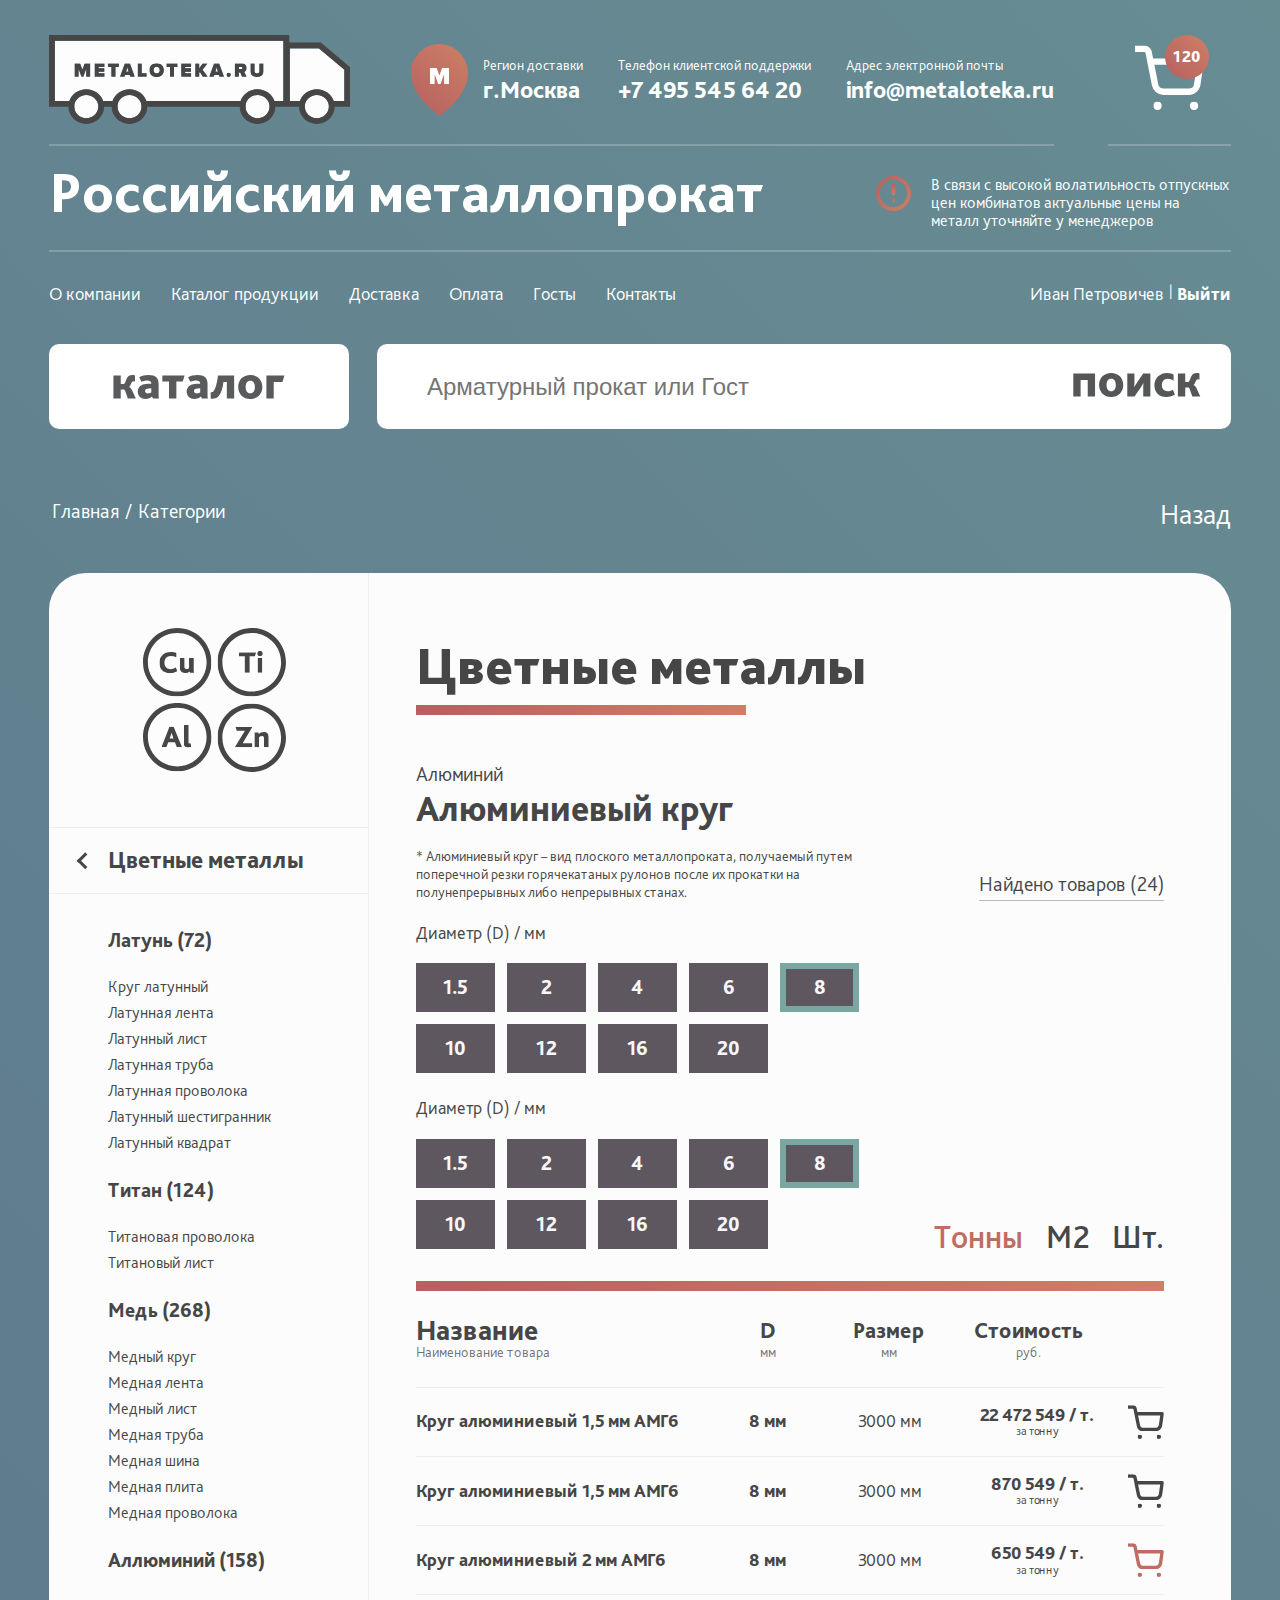
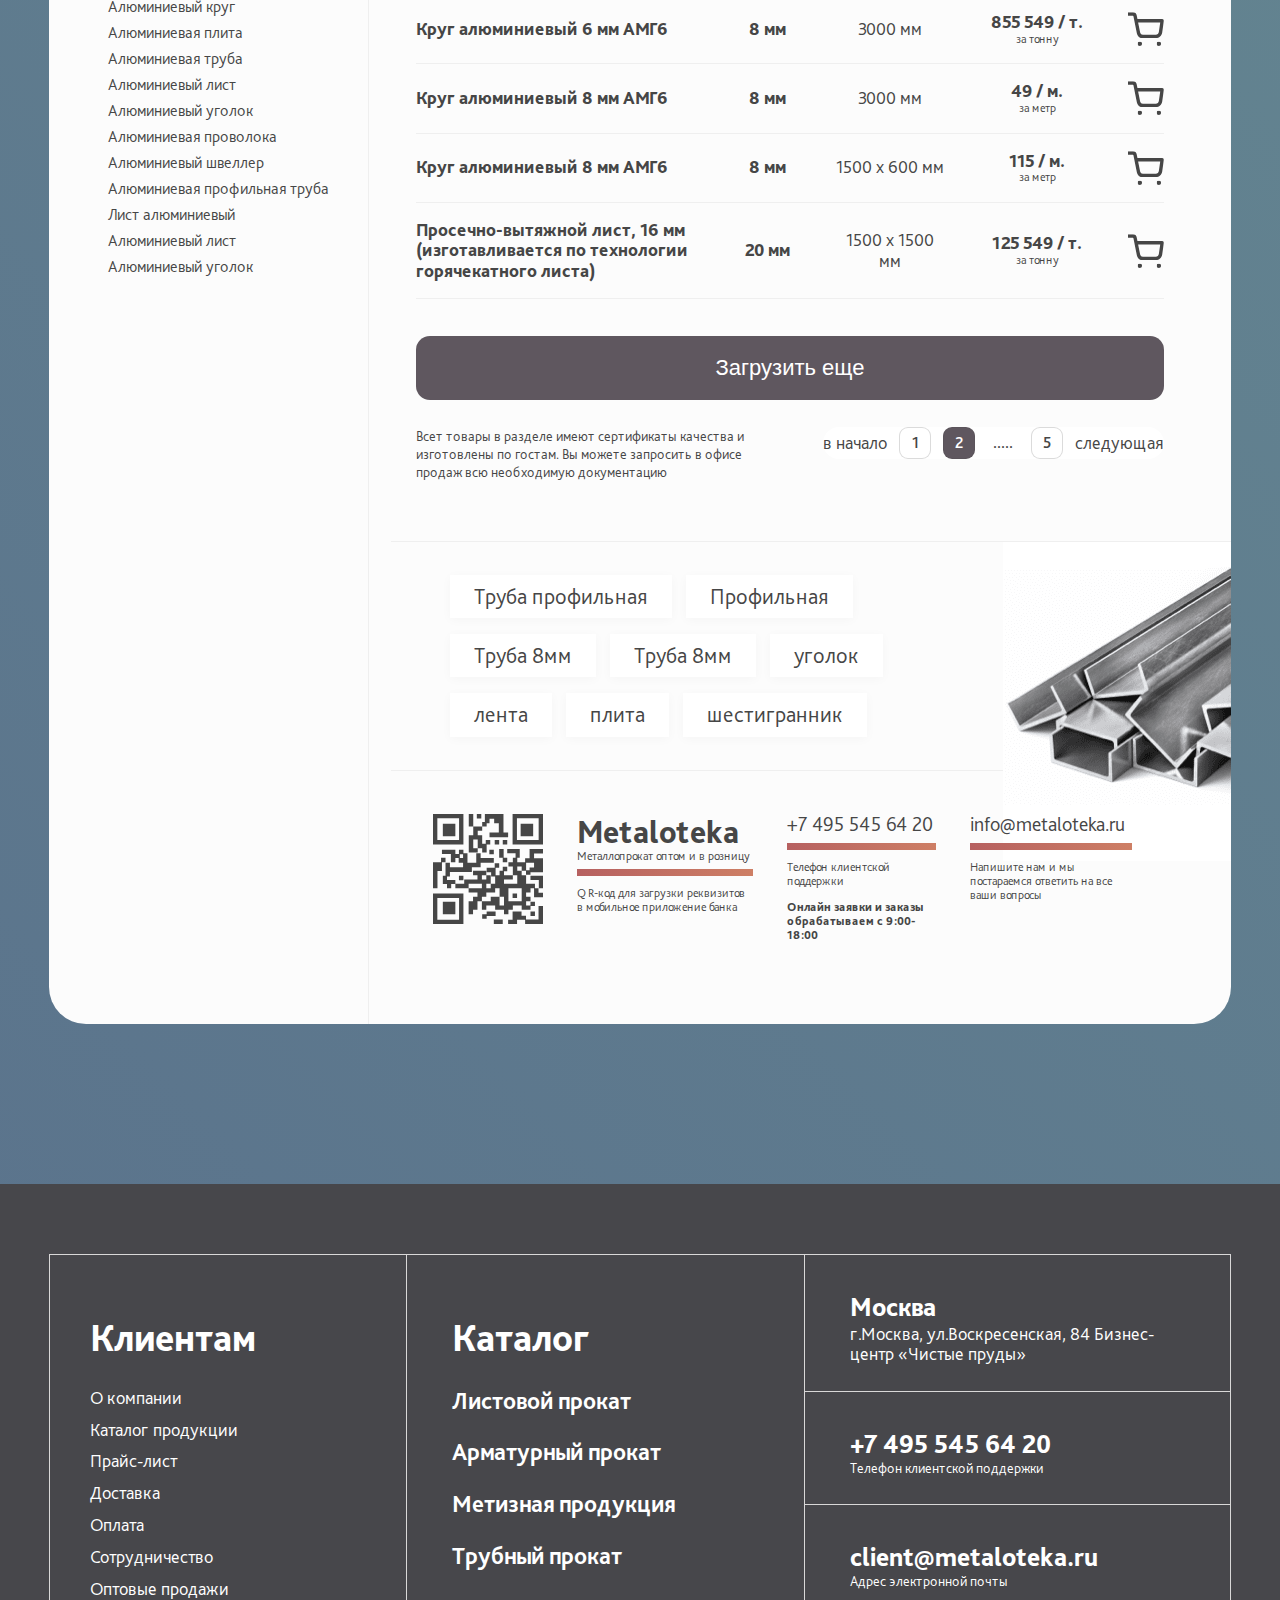
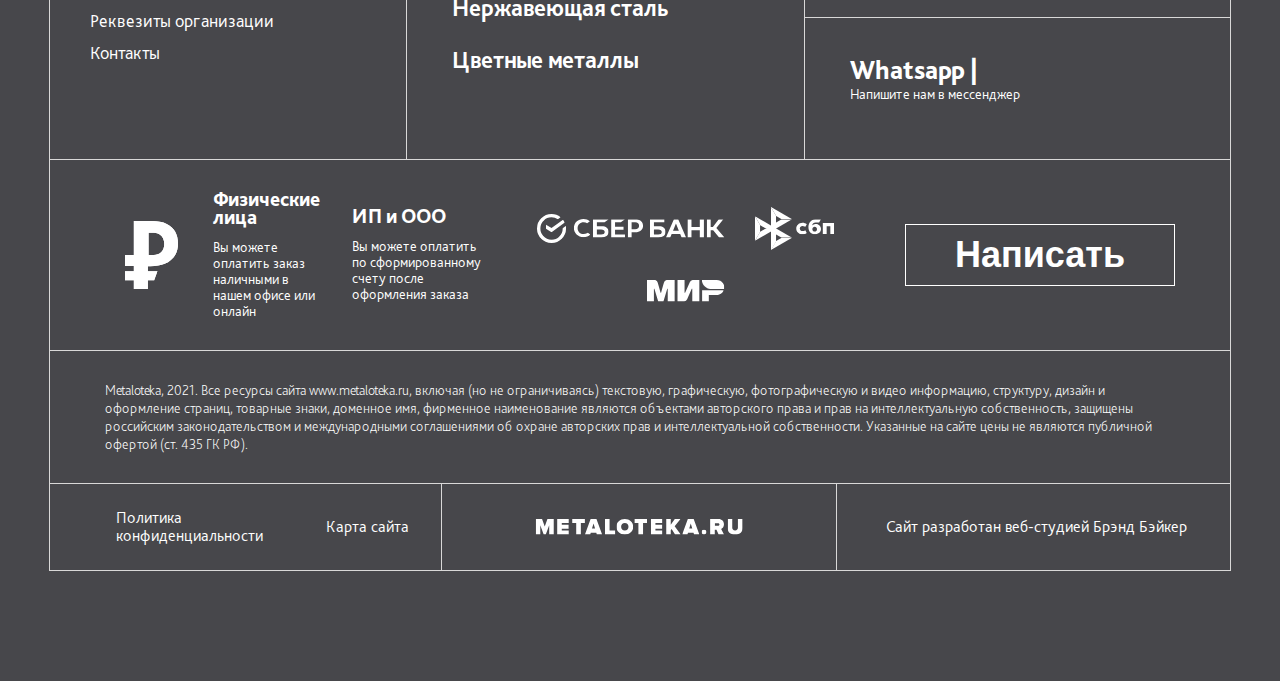
<file: categories.html>
<!doctype html>
<html lang="ru">

	<head>
		<meta charset="UTF-8" />
		<meta name="viewport" content="width=device-width,user-scalable=no,initial-scale=1,maximum-scale=1,minimum-scale=1" />
		<meta http-equiv="X-UA-Compatible" content="ie=edge" />
		<meta name="theme-color" content="#678c92" />
		<title>Категории</title>
		<link href="/css/app.css" rel="stylesheet">
	</head>

	<body class="body">
		<header class="header">
			<div class="container">
				<div class="row justify-content-between align-items-xl-center">
					<div class="header__connection">
						<div class="header__line"></div><img class="header__logo" src="/images/logo.svg" alt="логотип metaloteka" />
						<div class="header__line"></div>
						<div class="contact-header ml-lg-60"><img class="contact-header__icon" src="/images/icon-pin-map.svg" alt="icon" /><span class="text contact-header__text">Регион доставки</span><span class="contact-header__contact">г.Москва</span></div>
						<div class="contact-header ml-lg-20"><span class="text contact-header__text">Телефон клиентской поддержки</span><a class="contact-header__contact" href="tel:+74955456420">+7 495 545 64 20</a></div>
						<div class="contact-header ml-lg-20"><span class="text contact-header__text">Адрес электронной почты</span><a class="contact-header__contact" href="mailto:info@metaloteka.ru">info@metaloteka.ru</a></div>
					</div>
					<div class="header__shipped"><span class="header__number-shipped">245 т</span>
						<div class="header__divider-shipped"></div><span class="text">отгружено за неделю</span>
					</div>
					<div class="header__wrap-basket"><a class="header__basket header__basket_full" href="#">
							<div class="header__basket-num">120</div>
							<div class="header__basket-icon"><svg width="69" height="65" viewBox="0 0 69 65" xmlns="http://www.w3.org/2000/svg">
									<defs>
										<clipPath id="dl3q6myura">
											<path d="M4500 0v5500H0V0h4500z" />
										</clipPath>
										<clipPath id="a5dmji0u5b">
											<path d="M9.36 0a7.516 7.516 0 0 1 7.375 6.05l1.363 6.846h47.384a3.24 3.24 0 0 1 2.457 1.1c.62.71.897 1.654.763 2.586l-3.22 22.706c-.859 5.83-5.858 10.15-11.745 10.146H28.51a11.81 11.81 0 0 1-11.56-9.512L10.432 7.308a1.073 1.073 0 0 0-1.074-.86H0V0zm52.407 19.344h-42.38l3.865 19.343a5.37 5.37 0 0 0 5.259 4.299h25.163a5.37 5.37 0 0 0 5.367-4.61l2.726-19.032z" />
										</clipPath>
										<clipPath id="hx4p2o3vkc">
											<path d="M8.588 4.298c0 5.73-8.588 5.73-8.588 0s8.588-5.73 8.588 0z" />
										</clipPath>
									</defs>
									<g fill="currentColor" clip-path="url(#dl3q6myura)" transform="translate(-2284 -595)">
										<g>
											<g clip-path="url(#a5dmji0u5b)" transform="translate(2284 595.522)">
												<path d="M0 0h68.735v49.434H0V0z" />
											</g>
											<g clip-path="url(#hx4p2o3vkc)" transform="translate(2338.747 651.405)">
												<path d="M0 0h8.588v8.595H0V0z" />
											</g>
											<g clip-path="url(#hx4p2o3vkc)" transform="translate(2302.25 651.405)">
												<path d="M0 0h8.588v8.595H0V0z" />
											</g>
										</g>
									</g>
								</svg></div>
						</a></div>
				</div>
				<div class="contact-header-warning">
					<p class="contact-header-warning__title">Российский металлопрокат</p>
					<div class="contact-header-warning__line"></div>
					<div class="contact-header-warning__right"><img class="contact-header-warning__img" src="/images/icon-warning.svg" alt="icon" />
						<p class="contact-header-warning__warning">В связи с высокой волатильность отпускных цен комбинатов актуальные цены на металл уточняйте у менеджеров</p>
					</div>
					<div class="contact-header-warning__line"></div>
				</div>
				<div class="header__nav">
					<div class="row">
						<div class="header__nav-link"><a class="header__link" href="#">О компании</a><a class="header__link" href="/catalog.html">Каталог продукции</a><a class="header__link" href="#">Доставка</a><a class="header__link" href="/cart-page.html">Оплата</a><a class="header__link" href="#">Госты</a><a class="header__link" href="/contacts.html">Контакты</a></div>
						<div class="header__date">
							<div class="header__name">Иван Петровичев</div><span class="header__stick">|</span><a class="header__exit" href="#" data-popup-open="authorization">Выйти</a>
						</div>
					</div>
				</div>
				<div class="row justify-content-between noWrap"><button class="header__catalog"><svg width="172" height="24" viewBox="0 0 172 24" xmlns="http://www.w3.org/2000/svg">
							<g fill="#555657" fill-rule="nonzero" opacity=".978">
								<path d="M.42 23.515h7.334v-8.97h2.962c.632 0 1.166.63 1.652 1.94l2.476 7.03h7.965l-4.128-8.921c-.631-1.358-1.505-2.133-2.574-2.57v-.097c1.506-1.018 1.749-3.588 2.866-4.945.388-.437.874-.679 1.554-.679a4.36 4.36 0 0 1 1.457.242V.388C21.207.097 19.847 0 19.118 0c-2.185 0-3.545.776-4.468 1.94-2.088 2.666-1.991 7.127-4.614 7.127H7.754V.582H.42v22.933zM40.002 23.515h6.022c-.389-1.26-.389-3.103-.389-4.509V8.727C45.635 3.152 42.721 0 35.631 0c-3.643 0-6.751.873-9.47 2.23l2.282 4.606c1.651-.872 3.885-1.406 5.828-1.406 2.477 0 4.03.873 4.03 3.006v.243l-3.642.145c-2.33.097-4.42.534-6.07 1.406-2.38 1.26-3.837 3.152-3.837 6.255 0 4.412 3.302 7.515 7.819 7.515 2.865 0 4.857-1.067 6.41-2.424l1.02 1.94zm-1.7-10.23v4.267c-.534.339-1.749.824-3.351.824-1.749 0-2.866-.776-2.866-2.376 0-.97.34-1.552 1.02-1.988.632-.388 1.554-.582 2.72-.63l2.477-.097zM56.028 23.515h7.334V6.594h6.362L71.569.582H49.326v6.012h6.702zM88.907 23.515h6.022c-.388-1.26-.388-3.103-.388-4.509V8.727C94.54 3.152 91.627 0 84.536 0c-3.642 0-6.75.873-9.47 2.23l2.283 4.606c1.65-.872 3.885-1.406 5.828-1.406 2.476 0 4.03.873 4.03 3.006v.243l-3.642.145c-2.331.097-4.42.534-6.07 1.406-2.38 1.26-3.837 3.152-3.837 6.255 0 4.412 3.302 7.515 7.819 7.515 2.865 0 4.856-1.067 6.41-2.424l1.02 1.94zm-1.7-10.23v4.267c-.534.339-1.748.824-3.35.824-1.749 0-2.866-.776-2.866-2.376 0-.97.34-1.552 1.02-1.988.631-.388 1.554-.582 2.72-.63l2.476-.097zM99.446 23.855c2.817 0 4.808-.97 6.314-2.764 2.428-2.86 3.933-7.855 4.662-14.06h3.4v16.484h7.333V.582H105.03c-1.02 8-2.622 13.285-4.274 15.515-.631.873-1.36 1.26-2.234 1.26-.097 0-.485 0-.825-.096v6.4c.582.145 1.31.194 1.748.194zM137.279 24c7.139 0 12.093-5.042 12.093-12.024C149.372 4.994 144.418 0 137.279 0c-7.14 0-12.093 4.994-12.093 11.976 0 6.982 4.954 12.024 12.093 12.024zm0-5.77c-3.254 0-4.614-2.715-4.614-6.254 0-3.54 1.36-6.206 4.614-6.206 3.254 0 4.613 2.666 4.613 6.206 0 3.54-1.36 6.254-4.613 6.254zM153.403 23.515h7.333V7.03h8.693L171.42.582h-18.017z" />
							</g>
						</svg></button>
					<div class="header__right"><input class="header__search" placeholder="Арматурный прокат или Гост" /><button class="header__button-search"><svg width="128" height="24" viewBox="0 0 128 24" xmlns="http://www.w3.org/2000/svg">
								<g fill="#555657" fill-rule="nonzero">
									<path d="M.291 23.515h7.333V7.03h7.091v16.485h7.334V.582H.29zM38.172 24c7.14 0 12.093-5.042 12.093-12.024C50.265 4.994 45.312 0 38.172 0 31.033 0 26.08 4.994 26.08 11.976 26.08 18.958 31.033 24 38.172 24zm0-5.77c-3.254 0-4.613-2.715-4.613-6.254 0-3.54 1.36-6.206 4.613-6.206 3.254 0 4.614 2.666 4.614 6.206 0 3.54-1.36 6.254-4.614 6.254zM54.296 23.515h7.188l5.925-8.582c1.263-1.842 2.477-3.927 2.914-4.751h.146c-.146 1.26-.243 3.248-.243 5.14v8.193h7.14V.582h-7.189l-5.925 8.582c-1.262 1.842-2.477 3.927-2.914 4.751h-.145c.145-1.26.243-3.248.243-5.14V.583h-7.14v22.933zM93.538 24c3.35 0 6.41-.97 8.353-2.376l-2.04-4.945c-1.748.97-3.302 1.551-5.245 1.551-3.448 0-5.73-2.133-5.73-6.109 0-3.54 2.185-6.351 6.021-6.351 2.234 0 3.983.678 5.683 1.988V1.697C99.414.921 97.326 0 94.023 0 87.37 0 81.396 4.752 81.396 12.17c0 6.788 4.371 11.83 12.142 11.83zM104.902 23.515h7.334v-8.97h2.962c.631 0 1.166.63 1.651 1.94l2.477 7.03h7.965l-4.128-8.921c-.632-1.358-1.506-2.133-2.574-2.57v-.097c1.505-1.018 1.748-3.588 2.865-4.945.389-.437.874-.679 1.554-.679a4.36 4.36 0 0 1 1.457.242V.388C125.688.097 124.328 0 123.6 0c-2.186 0-3.545.776-4.468 1.94-2.088 2.666-1.991 7.127-4.614 7.127h-2.282V.582h-7.334v22.933z" />
								</g>
							</svg></button></div>
				</div>
			</div>
		</header>
		<main class="main">
			<section class="section-breadcrumbs">
				<div class="container">
					<div class="section-breadcrumbs__inner"><a class="section-breadcrumbs__link" href="/">Главная</a><span class="section-breadcrumbs__link">/</span><span class="section-breadcrumbs__link">Категории</span></div><a class="section-breadcrumbs__back" href="#">Назад</a>
				</div>
			</section>
			<section class="section-categories">
				<div class="container">
					<div class="section-categories__catalog-wrapper">
						<div class="section-categories__left-aside">
							<div class="section-categories__logo"><img class="section-categories__img" src="/images/catalog-banner.svg" />
								<div class="section-categories__banner"><span class="section-categories__title">Металотека</span><span class="section-categories__subtitle">Листовой прокат</span>
									<div class="section-categories__range"></div>
								</div>
							</div>
							<div class="section-categories__navigation"><a class="section-categories__selected-title" href="#">Цветные металлы</a>
								<div class="section-categories__details-navigation-wrapper"><a class="section-categories__details-item" href="">Латунь (72)</a><a class="section-categories__details-item" href="">Круг латунный</a><a class="section-categories__details-item" href="">Латунная лента</a><a class="section-categories__details-item" href="">Латунный лист</a><a class="section-categories__details-item" href="">Латунная труба</a><a class="section-categories__details-item" href="">Латунная проволока</a><a class="section-categories__details-item" href="">Латунный шестигранник</a><a class="section-categories__details-item" href="">Латунный квадрат</a></div>
								<div class="section-categories__details-navigation-wrapper"><a class="section-categories__details-item" href="">Титан (124)</a><a class="section-categories__details-item" href="">Титановая проволока</a><a class="section-categories__details-item" href="">Титановый лист</a></div>
								<div class="section-categories__details-navigation-wrapper"><a class="section-categories__details-item" href="">Медь (268)</a><a class="section-categories__details-item" href="">Медный круг</a><a class="section-categories__details-item" href="">Медная лента</a><a class="section-categories__details-item" href="">Медный лист</a><a class="section-categories__details-item" href="">Медная труба</a><a class="section-categories__details-item" href="">Медная шина</a><a class="section-categories__details-item" href="">Медная плита</a><a class="section-categories__details-item" href="">Медная проволока</a></div>
								<div class="section-categories__details-navigation-wrapper"><a class="section-categories__details-item" href="">Аллюминий (158)</a><a class="section-categories__details-item" href="">Алюминиевый круг</a><a class="section-categories__details-item" href="">Алюминиевая плита</a><a class="section-categories__details-item" href="">Алюминиевая труба</a><a class="section-categories__details-item" href="">Алюминиевый лист</a><a class="section-categories__details-item" href="">Алюминиевый уголок</a><a class="section-categories__details-item" href="">Алюминиевая проволока</a><a class="section-categories__details-item" href="">Алюминиевый швеллер</a><a class="section-categories__details-item" href="">Алюминиевая профильная труба</a><a class="section-categories__details-item" href="">Лист алюминиевый</a><a class="section-categories__details-item" href="">Алюминиевый лист</a><a class="section-categories__details-item" href="">Алюминиевый уголок</a></div>
							</div>
							<div class="section-categories__navigation-mobile">
								<div class="section-categories__navigation-mobile-wrapper"><a class="section-categories__selected-title" href="#">Лист горячекатный</a>
									<div class="select"><button class="select__button">Толщина, мм</button>
										<div class="select__option-wrapper"><a class="select__option" value="Толщина, 10 мм" href="#">Толщина, 10 мм</a><a class="select__option" value="Толщина, 20 мм" href="#">Толщина, 20 мм</a><a class="select__option" value="Толщина, 30 мм" href="#">Толщина, 30 мм</a><a class="select__option" value="Толщина, 40 мм" href="#">Толщина, 40 мм</a><a class="select__option" value="Толщина, 50 мм" href="#">Толщина, 50 мм</a></div>
									</div>
									<div class="section-categories__item-wrapper">
										<div class="product-item">
											<p class="product-item__title"><a class="product-item__link">Лист горячекатный, 60 мм</a></p>
											<p class="product-item__subtitle">Просечно-вытяжной лист, 16 мм (изготавливается по технологии горячекатного листа)</p>
											<div class="product-item__column">
												<p class="text">60 мм</p>
												<p class="text">1500 x 600 мм</p>
											</div>
											<div class="product-item__column">
												<p class="text">за 1 тонну</p>
												<p class="text">115 400 р.</p>
											</div>
											<div class="product-item__column">
												<p class="text">за 1 м2</p>
												<p class="text">12 400 р.</p>
											</div>
											<div class="product-item__column">
												<p class="text">за 1 лист</p>
												<p class="text">35 800 р.</p>
											</div>
											<div class="product-item__basket-wrapper">
												<p class="product-item__basket-description">Добавьте в корзину и рассчитайте точный необходимий обьем</p>
												<div class="product-item__basket-img" data-popup-open="product-item-details"><svg width="69" height="65" viewBox="0 0 69 65" xmlns="http://www.w3.org/2000/svg">
														<defs>
															<clipPath id="dl3q6myura">
																<path d="M4500 0v5500H0V0h4500z" />
															</clipPath>
															<clipPath id="a5dmji0u5b">
																<path d="M9.36 0a7.516 7.516 0 0 1 7.375 6.05l1.363 6.846h47.384a3.24 3.24 0 0 1 2.457 1.1c.62.71.897 1.654.763 2.586l-3.22 22.706c-.859 5.83-5.858 10.15-11.745 10.146H28.51a11.81 11.81 0 0 1-11.56-9.512L10.432 7.308a1.073 1.073 0 0 0-1.074-.86H0V0zm52.407 19.344h-42.38l3.865 19.343a5.37 5.37 0 0 0 5.259 4.299h25.163a5.37 5.37 0 0 0 5.367-4.61l2.726-19.032z" />
															</clipPath>
															<clipPath id="hx4p2o3vkc">
																<path d="M8.588 4.298c0 5.73-8.588 5.73-8.588 0s8.588-5.73 8.588 0z" />
															</clipPath>
														</defs>
														<g fill="currentColor" clip-path="url(#dl3q6myura)" transform="translate(-2284 -595)">
															<g>
																<g clip-path="url(#a5dmji0u5b)" transform="translate(2284 595.522)">
																	<path d="M0 0h68.735v49.434H0V0z" />
																</g>
																<g clip-path="url(#hx4p2o3vkc)" transform="translate(2338.747 651.405)">
																	<path d="M0 0h8.588v8.595H0V0z" />
																</g>
																<g clip-path="url(#hx4p2o3vkc)" transform="translate(2302.25 651.405)">
																	<path d="M0 0h8.588v8.595H0V0z" />
																</g>
															</g>
														</g>
													</svg></div>
											</div>
										</div>
										<div class="product-item">
											<p class="product-item__title"><a class="product-item__link">Лист горячекатный, 60 мм</a></p>
											<p class="product-item__subtitle">Просечно-вытяжной лист, 16 мм (изготавливается по технологии горячекатного листа)</p>
											<div class="product-item__column">
												<p class="text">60 мм</p>
												<p class="text">1500 x 600 мм</p>
											</div>
											<div class="product-item__column">
												<p class="text">за 1 тонну</p>
												<p class="text">115 400 р.</p>
											</div>
											<div class="product-item__column">
												<p class="text">за 1 м2</p>
												<p class="text">12 400 р.</p>
											</div>
											<div class="product-item__column">
												<p class="text">за 1 лист</p>
												<p class="text">35 800 р.</p>
											</div>
											<div class="product-item__basket-wrapper">
												<p class="product-item__basket-description">Добавьте в корзину и рассчитайте точный необходимий обьем</p>
												<div class="product-item__basket-img" data-popup-open="product-item-details"><svg width="69" height="65" viewBox="0 0 69 65" xmlns="http://www.w3.org/2000/svg">
														<defs>
															<clipPath id="dl3q6myura">
																<path d="M4500 0v5500H0V0h4500z" />
															</clipPath>
															<clipPath id="a5dmji0u5b">
																<path d="M9.36 0a7.516 7.516 0 0 1 7.375 6.05l1.363 6.846h47.384a3.24 3.24 0 0 1 2.457 1.1c.62.71.897 1.654.763 2.586l-3.22 22.706c-.859 5.83-5.858 10.15-11.745 10.146H28.51a11.81 11.81 0 0 1-11.56-9.512L10.432 7.308a1.073 1.073 0 0 0-1.074-.86H0V0zm52.407 19.344h-42.38l3.865 19.343a5.37 5.37 0 0 0 5.259 4.299h25.163a5.37 5.37 0 0 0 5.367-4.61l2.726-19.032z" />
															</clipPath>
															<clipPath id="hx4p2o3vkc">
																<path d="M8.588 4.298c0 5.73-8.588 5.73-8.588 0s8.588-5.73 8.588 0z" />
															</clipPath>
														</defs>
														<g fill="currentColor" clip-path="url(#dl3q6myura)" transform="translate(-2284 -595)">
															<g>
																<g clip-path="url(#a5dmji0u5b)" transform="translate(2284 595.522)">
																	<path d="M0 0h68.735v49.434H0V0z" />
																</g>
																<g clip-path="url(#hx4p2o3vkc)" transform="translate(2338.747 651.405)">
																	<path d="M0 0h8.588v8.595H0V0z" />
																</g>
																<g clip-path="url(#hx4p2o3vkc)" transform="translate(2302.25 651.405)">
																	<path d="M0 0h8.588v8.595H0V0z" />
																</g>
															</g>
														</g>
													</svg></div>
											</div>
										</div>
										<div class="product-item">
											<p class="product-item__title"><a class="product-item__link">Лист горячекатный, 60 мм</a></p>
											<p class="product-item__subtitle">Просечно-вытяжной лист, 16 мм (изготавливается по технологии горячекатного листа)</p>
											<div class="product-item__column">
												<p class="text">60 мм</p>
												<p class="text">1500 x 600 мм</p>
											</div>
											<div class="product-item__column">
												<p class="text">за 1 тонну</p>
												<p class="text">115 400 р.</p>
											</div>
											<div class="product-item__column">
												<p class="text">за 1 м2</p>
												<p class="text">-</p>
											</div>
											<div class="product-item__column">
												<p class="text">за 1 лист</p>
												<p class="text">-</p>
											</div>
											<div class="product-item__basket-wrapper">
												<p class="product-item__basket-description">Добавьте в корзину и рассчитайте точный необходимий обьем</p>
												<div class="product-item__basket-img" data-popup-open="product-item-details"><svg width="69" height="65" viewBox="0 0 69 65" xmlns="http://www.w3.org/2000/svg">
														<defs>
															<clipPath id="dl3q6myura">
																<path d="M4500 0v5500H0V0h4500z" />
															</clipPath>
															<clipPath id="a5dmji0u5b">
																<path d="M9.36 0a7.516 7.516 0 0 1 7.375 6.05l1.363 6.846h47.384a3.24 3.24 0 0 1 2.457 1.1c.62.71.897 1.654.763 2.586l-3.22 22.706c-.859 5.83-5.858 10.15-11.745 10.146H28.51a11.81 11.81 0 0 1-11.56-9.512L10.432 7.308a1.073 1.073 0 0 0-1.074-.86H0V0zm52.407 19.344h-42.38l3.865 19.343a5.37 5.37 0 0 0 5.259 4.299h25.163a5.37 5.37 0 0 0 5.367-4.61l2.726-19.032z" />
															</clipPath>
															<clipPath id="hx4p2o3vkc">
																<path d="M8.588 4.298c0 5.73-8.588 5.73-8.588 0s8.588-5.73 8.588 0z" />
															</clipPath>
														</defs>
														<g fill="currentColor" clip-path="url(#dl3q6myura)" transform="translate(-2284 -595)">
															<g>
																<g clip-path="url(#a5dmji0u5b)" transform="translate(2284 595.522)">
																	<path d="M0 0h68.735v49.434H0V0z" />
																</g>
																<g clip-path="url(#hx4p2o3vkc)" transform="translate(2338.747 651.405)">
																	<path d="M0 0h8.588v8.595H0V0z" />
																</g>
																<g clip-path="url(#hx4p2o3vkc)" transform="translate(2302.25 651.405)">
																	<path d="M0 0h8.588v8.595H0V0z" />
																</g>
															</g>
														</g>
													</svg></div>
											</div>
										</div>
									</div><button class="section-categories__btn-product-list">Загрузить еще</button>
								</div>
								<div class="section-categories__mobile-description">Металлопрокат оптом и в розницу с доставкой по Москве и московской области</div>
							</div>
						</div>
						<div class="section-categories__right-aside">
							<div class="product-main-details">
								<div class="product-main-details__wrapper"><span class="product-main-details__title">Цветные металлы</span>
									<div class="product-main-details__range"></div>
									<div class="product-main-details__information-block-details"><span class="product-main-details__aboveTitle">Алюминий</span><span class="product-main-details__subtitle">Алюминиевый круг</span>
										<div class="product-main-details__wrapper-description"><span class="product-main-details__description">* Алюминиевый круг – вид плоского металлопроката, получаемый путем поперечной резки горячекатаных рулонов после их прокатки на полунепрерывных либо непрерывных станах.</span><span class="product-main-details__search-count">Найдено товаров (24)</span></div>
										<div class="filter-group mb-25"><span class="filter-group__title">Диаметр (D) / мм</span>
											<div class="filter-group__filters-wrapper">
												<div class="filter-group__diameters">
													<div class="filter-group__diameter-value" data-filter-diameters="1.5">1.5</div>
													<div class="filter-group__diameter-value" data-filter-diameters="2">2</div>
													<div class="filter-group__diameter-value" data-filter-diameters="4">4</div>
													<div class="filter-group__diameter-value" data-filter-diameters="6">6</div>
													<div class="filter-group__diameter-value active" data-filter-diameters="8">8</div>
													<div class="filter-group__diameter-value" data-filter-diameters="10">10</div>
													<div class="filter-group__diameter-value" data-filter-diameters="12">12</div>
													<div class="filter-group__diameter-value" data-filter-diameters="16">16</div>
													<div class="filter-group__diameter-value" data-filter-diameters="20">20</div>
												</div>
											</div>
										</div>
										<div class="filter-group"><span class="filter-group__title">Диаметр (D) / мм</span>
											<div class="filter-group__filters-wrapper">
												<div class="filter-group__diameters">
													<div class="filter-group__diameter-value" data-filter-diameters="1.5">1.5</div>
													<div class="filter-group__diameter-value" data-filter-diameters="2">2</div>
													<div class="filter-group__diameter-value" data-filter-diameters="4">4</div>
													<div class="filter-group__diameter-value" data-filter-diameters="6">6</div>
													<div class="filter-group__diameter-value active" data-filter-diameters="8">8</div>
													<div class="filter-group__diameter-value" data-filter-diameters="10">10</div>
													<div class="filter-group__diameter-value" data-filter-diameters="12">12</div>
													<div class="filter-group__diameter-value" data-filter-diameters="16">16</div>
													<div class="filter-group__diameter-value" data-filter-diameters="20">20</div>
												</div>
												<div class="filter-group__filters"><a class="filter-group__filter-value active" data-filter-categories="Тонны">Тонны</a><a class="filter-group__filter-value" data-filter-categories="М2">М2</a><a class="filter-group__filter-value" data-filter-categories="Шт.">Шт.</a></div>
											</div>
										</div>
										<div class="product-main-details__range-filters"></div>
										<div class="product-list">
											<div class="product-list__header">
												<div class="table-product-row">
													<div class="table-product-row__column">
														<p class="text">Название</p>
														<p class="text">Наименование товара</p>
													</div>
													<div class="table-product-row__column">
														<p class="text">D</p>
														<p class="text">мм</p>
													</div>
													<div class="table-product-row__column">
														<p class="text">Размер</p>
														<p class="text">мм</p>
													</div>
													<div class="table-product-row__column">
														<p class="text">Стандарт</p>
													</div>
													<div class="table-product-row__column">
														<p class="text">Стоимость</p>
														<p class="text">руб.</p>
													</div>
												</div>
											</div>
											<div class="product-list__content">
												<div class="table-product-row"><a class="table-product-row__link" href="#">
														<div class="table-product-row__column">
															<p class="text">Круг алюминиевый 1,5 мм АМГ6</p>
														</div>
													</a>
													<div class="table-product-row__column">
														<p class="text">8 мм</p>
													</div>
													<div class="table-product-row__column">
														<p class="text">3000 мм</p>
													</div>
													<div class="table-product-row__column">
														<p class="text">ГОСТ 19425-74</p>
													</div>
													<div class="table-product-row__column">
														<p class="text">22 472 549 / т.</p>
														<p class="text">за тонну</p>
													</div>
													<div class="table-product-row__column">
														<div class="table-product-row__icon" data-popup-open="product-item-details"><svg width="69" height="65" viewBox="0 0 69 65" xmlns="http://www.w3.org/2000/svg">
																<defs>
																	<clipPath id="dl3q6myura">
																		<path d="M4500 0v5500H0V0h4500z" />
																	</clipPath>
																	<clipPath id="a5dmji0u5b">
																		<path d="M9.36 0a7.516 7.516 0 0 1 7.375 6.05l1.363 6.846h47.384a3.24 3.24 0 0 1 2.457 1.1c.62.71.897 1.654.763 2.586l-3.22 22.706c-.859 5.83-5.858 10.15-11.745 10.146H28.51a11.81 11.81 0 0 1-11.56-9.512L10.432 7.308a1.073 1.073 0 0 0-1.074-.86H0V0zm52.407 19.344h-42.38l3.865 19.343a5.37 5.37 0 0 0 5.259 4.299h25.163a5.37 5.37 0 0 0 5.367-4.61l2.726-19.032z" />
																	</clipPath>
																	<clipPath id="hx4p2o3vkc">
																		<path d="M8.588 4.298c0 5.73-8.588 5.73-8.588 0s8.588-5.73 8.588 0z" />
																	</clipPath>
																</defs>
																<g fill="currentColor" clip-path="url(#dl3q6myura)" transform="translate(-2284 -595)">
																	<g>
																		<g clip-path="url(#a5dmji0u5b)" transform="translate(2284 595.522)">
																			<path d="M0 0h68.735v49.434H0V0z" />
																		</g>
																		<g clip-path="url(#hx4p2o3vkc)" transform="translate(2338.747 651.405)">
																			<path d="M0 0h8.588v8.595H0V0z" />
																		</g>
																		<g clip-path="url(#hx4p2o3vkc)" transform="translate(2302.25 651.405)">
																			<path d="M0 0h8.588v8.595H0V0z" />
																		</g>
																	</g>
																</g>
															</svg></div>
													</div>
												</div>
												<div class="table-product-row"><a class="table-product-row__link" href="#">
														<div class="table-product-row__column">
															<p class="text">Круг алюминиевый 1,5 мм АМГ6</p>
														</div>
													</a>
													<div class="table-product-row__column">
														<p class="text">8 мм</p>
													</div>
													<div class="table-product-row__column">
														<p class="text">3000 мм</p>
													</div>
													<div class="table-product-row__column">
														<p class="text"></p>
													</div>
													<div class="table-product-row__column">
														<p class="text">870 549 / т.</p>
														<p class="text">за тонну</p>
													</div>
													<div class="table-product-row__column">
														<div class="table-product-row__icon" data-popup-open="product-item-details"><svg width="69" height="65" viewBox="0 0 69 65" xmlns="http://www.w3.org/2000/svg">
																<defs>
																	<clipPath id="dl3q6myura">
																		<path d="M4500 0v5500H0V0h4500z" />
																	</clipPath>
																	<clipPath id="a5dmji0u5b">
																		<path d="M9.36 0a7.516 7.516 0 0 1 7.375 6.05l1.363 6.846h47.384a3.24 3.24 0 0 1 2.457 1.1c.62.71.897 1.654.763 2.586l-3.22 22.706c-.859 5.83-5.858 10.15-11.745 10.146H28.51a11.81 11.81 0 0 1-11.56-9.512L10.432 7.308a1.073 1.073 0 0 0-1.074-.86H0V0zm52.407 19.344h-42.38l3.865 19.343a5.37 5.37 0 0 0 5.259 4.299h25.163a5.37 5.37 0 0 0 5.367-4.61l2.726-19.032z" />
																	</clipPath>
																	<clipPath id="hx4p2o3vkc">
																		<path d="M8.588 4.298c0 5.73-8.588 5.73-8.588 0s8.588-5.73 8.588 0z" />
																	</clipPath>
																</defs>
																<g fill="currentColor" clip-path="url(#dl3q6myura)" transform="translate(-2284 -595)">
																	<g>
																		<g clip-path="url(#a5dmji0u5b)" transform="translate(2284 595.522)">
																			<path d="M0 0h68.735v49.434H0V0z" />
																		</g>
																		<g clip-path="url(#hx4p2o3vkc)" transform="translate(2338.747 651.405)">
																			<path d="M0 0h8.588v8.595H0V0z" />
																		</g>
																		<g clip-path="url(#hx4p2o3vkc)" transform="translate(2302.25 651.405)">
																			<path d="M0 0h8.588v8.595H0V0z" />
																		</g>
																	</g>
																</g>
															</svg></div>
													</div>
												</div>
												<div class="table-product-row"><a class="table-product-row__link" href="#">
														<div class="table-product-row__column">
															<p class="text">Круг алюминиевый 2 мм АМГ6</p>
														</div>
													</a>
													<div class="table-product-row__column">
														<p class="text">8 мм</p>
													</div>
													<div class="table-product-row__column">
														<p class="text">3000 мм</p>
													</div>
													<div class="table-product-row__column">
														<p class="text">ГОСТ 19425-74</p>
													</div>
													<div class="table-product-row__column">
														<p class="text">650 549 / т.</p>
														<p class="text">за тонну</p>
													</div>
													<div class="table-product-row__column">
														<div class="table-product-row__icon added" data-popup-open="product-item-details"><svg width="69" height="65" viewBox="0 0 69 65" xmlns="http://www.w3.org/2000/svg">
																<defs>
																	<clipPath id="dl3q6myura">
																		<path d="M4500 0v5500H0V0h4500z" />
																	</clipPath>
																	<clipPath id="a5dmji0u5b">
																		<path d="M9.36 0a7.516 7.516 0 0 1 7.375 6.05l1.363 6.846h47.384a3.24 3.24 0 0 1 2.457 1.1c.62.71.897 1.654.763 2.586l-3.22 22.706c-.859 5.83-5.858 10.15-11.745 10.146H28.51a11.81 11.81 0 0 1-11.56-9.512L10.432 7.308a1.073 1.073 0 0 0-1.074-.86H0V0zm52.407 19.344h-42.38l3.865 19.343a5.37 5.37 0 0 0 5.259 4.299h25.163a5.37 5.37 0 0 0 5.367-4.61l2.726-19.032z" />
																	</clipPath>
																	<clipPath id="hx4p2o3vkc">
																		<path d="M8.588 4.298c0 5.73-8.588 5.73-8.588 0s8.588-5.73 8.588 0z" />
																	</clipPath>
																</defs>
																<g fill="currentColor" clip-path="url(#dl3q6myura)" transform="translate(-2284 -595)">
																	<g>
																		<g clip-path="url(#a5dmji0u5b)" transform="translate(2284 595.522)">
																			<path d="M0 0h68.735v49.434H0V0z" />
																		</g>
																		<g clip-path="url(#hx4p2o3vkc)" transform="translate(2338.747 651.405)">
																			<path d="M0 0h8.588v8.595H0V0z" />
																		</g>
																		<g clip-path="url(#hx4p2o3vkc)" transform="translate(2302.25 651.405)">
																			<path d="M0 0h8.588v8.595H0V0z" />
																		</g>
																	</g>
																</g>
															</svg></div>
													</div>
												</div>
												<div class="table-product-row"><a class="table-product-row__link" href="#">
														<div class="table-product-row__column">
															<p class="text">Круг алюминиевый 6 мм АМГ6</p>
														</div>
													</a>
													<div class="table-product-row__column">
														<p class="text">8 мм</p>
													</div>
													<div class="table-product-row__column">
														<p class="text">3000 мм</p>
													</div>
													<div class="table-product-row__column">
														<p class="text"></p>
													</div>
													<div class="table-product-row__column">
														<p class="text">855 549 / т.</p>
														<p class="text">за тонну</p>
													</div>
													<div class="table-product-row__column">
														<div class="table-product-row__icon" data-popup-open="product-item-details"><svg width="69" height="65" viewBox="0 0 69 65" xmlns="http://www.w3.org/2000/svg">
																<defs>
																	<clipPath id="dl3q6myura">
																		<path d="M4500 0v5500H0V0h4500z" />
																	</clipPath>
																	<clipPath id="a5dmji0u5b">
																		<path d="M9.36 0a7.516 7.516 0 0 1 7.375 6.05l1.363 6.846h47.384a3.24 3.24 0 0 1 2.457 1.1c.62.71.897 1.654.763 2.586l-3.22 22.706c-.859 5.83-5.858 10.15-11.745 10.146H28.51a11.81 11.81 0 0 1-11.56-9.512L10.432 7.308a1.073 1.073 0 0 0-1.074-.86H0V0zm52.407 19.344h-42.38l3.865 19.343a5.37 5.37 0 0 0 5.259 4.299h25.163a5.37 5.37 0 0 0 5.367-4.61l2.726-19.032z" />
																	</clipPath>
																	<clipPath id="hx4p2o3vkc">
																		<path d="M8.588 4.298c0 5.73-8.588 5.73-8.588 0s8.588-5.73 8.588 0z" />
																	</clipPath>
																</defs>
																<g fill="currentColor" clip-path="url(#dl3q6myura)" transform="translate(-2284 -595)">
																	<g>
																		<g clip-path="url(#a5dmji0u5b)" transform="translate(2284 595.522)">
																			<path d="M0 0h68.735v49.434H0V0z" />
																		</g>
																		<g clip-path="url(#hx4p2o3vkc)" transform="translate(2338.747 651.405)">
																			<path d="M0 0h8.588v8.595H0V0z" />
																		</g>
																		<g clip-path="url(#hx4p2o3vkc)" transform="translate(2302.25 651.405)">
																			<path d="M0 0h8.588v8.595H0V0z" />
																		</g>
																	</g>
																</g>
															</svg></div>
													</div>
												</div>
												<div class="table-product-row"><a class="table-product-row__link" href="#">
														<div class="table-product-row__column">
															<p class="text">Круг алюминиевый 8 мм АМГ6</p>
														</div>
													</a>
													<div class="table-product-row__column">
														<p class="text">8 мм</p>
													</div>
													<div class="table-product-row__column">
														<p class="text">3000 мм</p>
													</div>
													<div class="table-product-row__column">
														<p class="text">ГОСТ 19425-74</p>
													</div>
													<div class="table-product-row__column">
														<p class="text">49 / м.</p>
														<p class="text">за метр</p>
													</div>
													<div class="table-product-row__column">
														<div class="table-product-row__icon" data-popup-open="product-item-details"><svg width="69" height="65" viewBox="0 0 69 65" xmlns="http://www.w3.org/2000/svg">
																<defs>
																	<clipPath id="dl3q6myura">
																		<path d="M4500 0v5500H0V0h4500z" />
																	</clipPath>
																	<clipPath id="a5dmji0u5b">
																		<path d="M9.36 0a7.516 7.516 0 0 1 7.375 6.05l1.363 6.846h47.384a3.24 3.24 0 0 1 2.457 1.1c.62.71.897 1.654.763 2.586l-3.22 22.706c-.859 5.83-5.858 10.15-11.745 10.146H28.51a11.81 11.81 0 0 1-11.56-9.512L10.432 7.308a1.073 1.073 0 0 0-1.074-.86H0V0zm52.407 19.344h-42.38l3.865 19.343a5.37 5.37 0 0 0 5.259 4.299h25.163a5.37 5.37 0 0 0 5.367-4.61l2.726-19.032z" />
																	</clipPath>
																	<clipPath id="hx4p2o3vkc">
																		<path d="M8.588 4.298c0 5.73-8.588 5.73-8.588 0s8.588-5.73 8.588 0z" />
																	</clipPath>
																</defs>
																<g fill="currentColor" clip-path="url(#dl3q6myura)" transform="translate(-2284 -595)">
																	<g>
																		<g clip-path="url(#a5dmji0u5b)" transform="translate(2284 595.522)">
																			<path d="M0 0h68.735v49.434H0V0z" />
																		</g>
																		<g clip-path="url(#hx4p2o3vkc)" transform="translate(2338.747 651.405)">
																			<path d="M0 0h8.588v8.595H0V0z" />
																		</g>
																		<g clip-path="url(#hx4p2o3vkc)" transform="translate(2302.25 651.405)">
																			<path d="M0 0h8.588v8.595H0V0z" />
																		</g>
																	</g>
																</g>
															</svg></div>
													</div>
												</div>
												<div class="table-product-row"><a class="table-product-row__link" href="#">
														<div class="table-product-row__column">
															<p class="text">Круг алюминиевый 8 мм АМГ6</p>
														</div>
													</a>
													<div class="table-product-row__column">
														<p class="text">8 мм</p>
													</div>
													<div class="table-product-row__column">
														<p class="text">1500 x 600 мм</p>
													</div>
													<div class="table-product-row__column">
														<p class="text">ГОСТ 19425-74</p>
													</div>
													<div class="table-product-row__column">
														<p class="text">115 / м.</p>
														<p class="text">за метр</p>
													</div>
													<div class="table-product-row__column">
														<div class="table-product-row__icon" data-popup-open="product-item-details"><svg width="69" height="65" viewBox="0 0 69 65" xmlns="http://www.w3.org/2000/svg">
																<defs>
																	<clipPath id="dl3q6myura">
																		<path d="M4500 0v5500H0V0h4500z" />
																	</clipPath>
																	<clipPath id="a5dmji0u5b">
																		<path d="M9.36 0a7.516 7.516 0 0 1 7.375 6.05l1.363 6.846h47.384a3.24 3.24 0 0 1 2.457 1.1c.62.71.897 1.654.763 2.586l-3.22 22.706c-.859 5.83-5.858 10.15-11.745 10.146H28.51a11.81 11.81 0 0 1-11.56-9.512L10.432 7.308a1.073 1.073 0 0 0-1.074-.86H0V0zm52.407 19.344h-42.38l3.865 19.343a5.37 5.37 0 0 0 5.259 4.299h25.163a5.37 5.37 0 0 0 5.367-4.61l2.726-19.032z" />
																	</clipPath>
																	<clipPath id="hx4p2o3vkc">
																		<path d="M8.588 4.298c0 5.73-8.588 5.73-8.588 0s8.588-5.73 8.588 0z" />
																	</clipPath>
																</defs>
																<g fill="currentColor" clip-path="url(#dl3q6myura)" transform="translate(-2284 -595)">
																	<g>
																		<g clip-path="url(#a5dmji0u5b)" transform="translate(2284 595.522)">
																			<path d="M0 0h68.735v49.434H0V0z" />
																		</g>
																		<g clip-path="url(#hx4p2o3vkc)" transform="translate(2338.747 651.405)">
																			<path d="M0 0h8.588v8.595H0V0z" />
																		</g>
																		<g clip-path="url(#hx4p2o3vkc)" transform="translate(2302.25 651.405)">
																			<path d="M0 0h8.588v8.595H0V0z" />
																		</g>
																	</g>
																</g>
															</svg></div>
													</div>
												</div>
												<div class="table-product-row"><a class="table-product-row__link" href="#">
														<div class="table-product-row__column">
															<p class="text">Просечно-вытяжной лист, 16 мм (изготавливается по технологии горячекатного листа)</p>
														</div>
													</a>
													<div class="table-product-row__column">
														<p class="text">20 мм</p>
													</div>
													<div class="table-product-row__column">
														<p class="text">1500 x 1500 мм</p>
													</div>
													<div class="table-product-row__column">
														<p class="text">ГОСТ 4405-75</p>
														<p class="text">ГОСТ 103-2006</p>
														<p class="text">ГОСТ 19425-74</p>
													</div>
													<div class="table-product-row__column">
														<p class="text">125 549 / т.</p>
														<p class="text">за тонну</p>
													</div>
													<div class="table-product-row__column">
														<div class="table-product-row__icon" data-popup-open="product-item-details"><svg width="69" height="65" viewBox="0 0 69 65" xmlns="http://www.w3.org/2000/svg">
																<defs>
																	<clipPath id="dl3q6myura">
																		<path d="M4500 0v5500H0V0h4500z" />
																	</clipPath>
																	<clipPath id="a5dmji0u5b">
																		<path d="M9.36 0a7.516 7.516 0 0 1 7.375 6.05l1.363 6.846h47.384a3.24 3.24 0 0 1 2.457 1.1c.62.71.897 1.654.763 2.586l-3.22 22.706c-.859 5.83-5.858 10.15-11.745 10.146H28.51a11.81 11.81 0 0 1-11.56-9.512L10.432 7.308a1.073 1.073 0 0 0-1.074-.86H0V0zm52.407 19.344h-42.38l3.865 19.343a5.37 5.37 0 0 0 5.259 4.299h25.163a5.37 5.37 0 0 0 5.367-4.61l2.726-19.032z" />
																	</clipPath>
																	<clipPath id="hx4p2o3vkc">
																		<path d="M8.588 4.298c0 5.73-8.588 5.73-8.588 0s8.588-5.73 8.588 0z" />
																	</clipPath>
																</defs>
																<g fill="currentColor" clip-path="url(#dl3q6myura)" transform="translate(-2284 -595)">
																	<g>
																		<g clip-path="url(#a5dmji0u5b)" transform="translate(2284 595.522)">
																			<path d="M0 0h68.735v49.434H0V0z" />
																		</g>
																		<g clip-path="url(#hx4p2o3vkc)" transform="translate(2338.747 651.405)">
																			<path d="M0 0h8.588v8.595H0V0z" />
																		</g>
																		<g clip-path="url(#hx4p2o3vkc)" transform="translate(2302.25 651.405)">
																			<path d="M0 0h8.588v8.595H0V0z" />
																		</g>
																	</g>
																</g>
															</svg></div>
													</div>
												</div>
											</div><button class="product-list__btn-product-list">Загрузить еще</button>
											<div class="product-list__wrapper-pagination">
												<p class="product-list__info-description">Всет товары в разделе имеют сертификаты качества и изготовлены по гостам. Вы можете запросить в офисе продаж всю необходимую документацию</p>
												<div class="pagination">
													<div class="list"><a class="btn-start" href=""><span>в начало<i class="fas fa-angel-left"></i></span></a><a class="first numb" href=""><span>1</span></a><a class="numb active" href=""><span>2</span></a><a class="dots" href=""><span>.....</span></a><a class="numb" href=""><span>5</span></a><a class="btn-next" href=""><span>следующая<i class="fas fa-angel-right"></i></span></a></div>
												</div>
											</div>
										</div>
									</div>
								</div>
							</div>
							<div class="product-tags">
								<div class="product-tags__tags-wrapper"><a class="product-tags__tag" href="#">Труба профильная</a><a class="product-tags__tag" href="#">Профильная</a><a class="product-tags__tag" href="#">Труба 8мм</a><a class="product-tags__tag" href="#">Труба 8мм</a><a class="product-tags__tag" href="#">уголок</a><a class="product-tags__tag" href="#">лента</a><a class="product-tags__tag" href="#">плита</a><a class="product-tags__tag" href="#">шестигранник</a></div><img class="product-tags__img-bg" src="/images/catalog-bg.png" />
							</div>
							<div class="product-footer">
								<div class="product-footer__footer-wrapper"><img class="product-footer__qr" src="/images/icon-qr.svg" />
									<div class="contact-information-footer">
										<div class="contact-information-footer__name"><span class="contact-information-footer__title">Metaloteka</span>
											<div class="contact-information-footer__sub-title">Металлопрокат оптом и в розницу</div>
											<p class="contact-information-footer__text">QR-код для загрузки реквизитов в мобильное приложение банка</p>
										</div>
									</div>
									<div class="contact-information-footer">
										<div class="contact-information-footer__name"><a class="contact-information-footer__link" href="tel:+74955456420">+7 495 545 64 20</a>
											<p class="contact-information-footer__text">Телефон клиентской поддержки</p>
											<p class="contact-information-footer__text contact-information-footer__text_bold">Онлайн заявки и заказы обрабатываем с 9:00-18:00</p>
										</div>
									</div>
									<div class="contact-information-footer">
										<div class="contact-information-footer__name"><a class="contact-information-footer__link" href="mailto:info@metaloteka.ru">info@metaloteka.ru</a>
											<p class="contact-information-footer__text">Напишите нам и мы постараемся ответить на все ваши вопросы</p>
										</div>
									</div>
								</div>
							</div>
						</div>
					</div>
				</div>
			</section>
			<div class="popup" data-popup="product-item-details">
				<div class="product-item-details popup__body">
					<p class="product-item-details__title">Труба профильная, 5 мм, 3000х60</p>
					<p class="product-item-details__subtitle">Просечно-вытяжной лист, 16 мм (изготавливается по технологии горячекатного листа)</p>
					<div class="product-item-details__filters"><a class="product-item-details__filter-value active" data-filter-categories="Тонны">Тонны</a><a class="product-item-details__filter-value" data-filter-categories="М2">М2</a><a class="product-item-details__filter-value" data-filter-categories="Шт.">Шт.</a></div>
					<div class="product-item-details__counter-wrapper"><button class="product-item-details__minus"></button>
						<p class="product-item-details__count">0,015 т</p><button class="product-item-details__plus"></button>
					</div>
					<div class="product-item-details__total-wrapper">
						<p class="product-item-details__total">Итого:</p>
						<div class="product-item-details__price-wrapper">
							<p class="product-item-details__total-price">840</p>
							<p class="product-item-details__value">p.</p>
						</div>
						<p class="product-item-details__measure">≈ 0,015 т / 3 м</p>
					</div><button class="product-item-details__basket-btn">В корзину</button>
					<p class="product-item-details__description">Нажимая вы соглашаетесь с условиями и политикой конфеденциальности</p><button class="popup__close">Закрыть</button>
				</div>
			</div>
		</main>
		<div class="bg-footer">
			<footer class="footer">
				<div class="container">
					<div class="footer__footer-top">
						<div class="footer__metaloteka-icons">
							<div class="footer__icons-font"><img class="footer__logo" src="/images/metaloteka-logo.svg" alt="логотип metaloteka" />
								<p class="footer__icon-subtitle">Металлопрокат оптом и в розницу</p>
							</div><a class="footer__metaloteka-logo" href="#"><img class="footer__metaloteka-logo_item" src="/images/logo.svg" alt="Logo" /></a>
							<div class="footer__social"><a class="footer__clients-item" href="#"><img class="footer__social-item" src="/images/logo-mail.svg" alt="Mail" /></a><a class="footer__clients-item" href="#"><img class="footer__social-item" src="/images/logo-vk.svg" alt="Vk" /></a><a class="footer__clients-item" href="#"><img class="footer__social-item" src="/images/logo-tg.svg" alt="Telegram" /></a></div>
						</div>
						<div class="footer__clients">
							<h2 class="footer__clients-title">Клиентам</h2><a class="footer__clients-item" href="#">О компании</a><a class="footer__clients-item" href="#">Каталог продукции</a><a class="footer__clients-item" href="#">Прайс-лист</a><a class="footer__clients-item" href="#">Доставка</a><a class="footer__clients-item" href="#">Оплата</a><a class="footer__clients-item" href="#">Сотрудничество</a><a class="footer__clients-item" href="#">Оптовые продажи</a><a class="footer__clients-item" href="#">Реквезиты организации</a><a class="footer__clients-item" href="/contacts.html">Контакты</a>
						</div>
						<div class="footer__catalog">
							<h2 class="footer__catalog-title">Каталог</h2><a class="footer__catalog-item" href="#">Листовой прокат</a><a class="footer__catalog-item" href="#"> Арматурный прокат</a><a class="footer__catalog-item" href="#"> Метизная продукция</a><a class="footer__catalog-item" href="#"> Трубный прокат</a><a class="footer__catalog-item" href="#"> Нержавеющая сталь</a><a class="footer__catalog-item" href="#"> Цветные металлы</a>
						</div>
						<div class="footer__contacts">
							<div class="footer__address-wrapper">
								<p class="footer__subtitle" href="">Москва</p>
								<p class="footer__messenger-title">г.Москва, ул.Воскресенская, 84 Бизнес-центр «Чистые пруды»</p>
							</div>
							<div class="footer__address-wrapper"><a class="footer__subtitle" href="+74955456420">+7 495 545 64 20</a>
								<p class="footer__messenger-subtitle">Телефон клиентской поддержки</p>
							</div>
							<div class="footer__address-wrapper"><a class="footer__subtitle" href="client@metaloteka.ru">client@metaloteka.ru</a>
								<p class="footer__messenger-subtitle">Адрес электронной почты</p>
							</div>
							<div class="footer__address-wrapper">
								<p class="footer__subtitle" href="">Whatsapp |</p>
								<p class="footer__messenger-subtitle">Напишите нам в мессенджер</p>
							</div>
						</div>
					</div>
					<div class="footer__requesites">
						<div class="footer__requesites-info"><img class="footer__requesites-img" src="/images/icon-ruble.svg" alt="iconRuble" />
							<div class="footer__individuals"><span class="footer__title-individuals">Физические лица</span><span class="footer__subtitle-individuals">Вы можете оплатить заказ наличными в нашем офисе или онлайн</span></div>
							<div class="footer__legal-entities"><span class="footer__title-individuals">ИП и ООО</span><span class="footer__subtitle-individuals">Вы можете оплатить по сформированному счету после оформления заказа</span></div>
						</div>
						<div class="footer__bank-icons"><a class="footer__clients-item" href="#"><img class="footer__logo-bank" src="/images/logo-sberbank.svg" alt="logo-sberbank" /></a><a class="footer__clients-item" href="#"><img class="footer__logo-bank" src="/images/payment-logo-sbp.svg" alt="payment-logo-sbp" /></a><a class="footer__clients-item" href="#"><img class="footer__logo-bank" src="/images/logo-mirlogo.svg" alt="logo-mirlogo" /></a></div><button class="footer__button">Написать</button>
					</div>
					<div class="footer__info-metaloteka">Metaloteka, 2021. Все ресурсы сайта www.metaloteka.ru, включая (но не ограничиваясь) текстовую, графическую, фотографическую и видео информацию, структуру, дизайн и оформление страниц, товарные знаки, доменное имя, фирменное наименование являются объектами авторского права и прав на интеллектуальную собственность, защищены российским законодательством и международными соглашениями об охране авторских прав и интеллектуальной собственности. Указанные на сайте цены не являются публичной офертой (ст. 435 ГК РФ).</div>
					<div class="footer__privacy-policy-wrapper">
						<div class="footer__privacy-policy-info"><a class="footer__privacy-policy" href="#">Политика конфиденциальности</a><a class="footer__privacy-policy-map" href="#">Карта сайта</a></div><a class="footer__privacy-policy-img-wrapper" href="#"><img class="footer__privacy-policy-img" src="/images/metaloteka-font-logo.svg" alt="metaloteka-font-logo" /></a><a class="footer__privacy-policy-web" href="#">Сайт разработан веб-студией Брэнд Бэйкер</a>
					</div>
				</div>
			</footer>
		</div>
		<div class="mobile-callback"><a class="mobile-callback__wrap-link" href="tel:+74955456420"><img class="mobile-callback__phone-icon" src="/images/icon-phone.png" /></a><a class="mobile-callback__wrap-link" href="#!">
				<div class="mobile-callback__basket-icon"><svg width="69" height="65" viewBox="0 0 69 65" xmlns="http://www.w3.org/2000/svg">
						<defs>
							<clipPath id="dl3q6myura">
								<path d="M4500 0v5500H0V0h4500z" />
							</clipPath>
							<clipPath id="a5dmji0u5b">
								<path d="M9.36 0a7.516 7.516 0 0 1 7.375 6.05l1.363 6.846h47.384a3.24 3.24 0 0 1 2.457 1.1c.62.71.897 1.654.763 2.586l-3.22 22.706c-.859 5.83-5.858 10.15-11.745 10.146H28.51a11.81 11.81 0 0 1-11.56-9.512L10.432 7.308a1.073 1.073 0 0 0-1.074-.86H0V0zm52.407 19.344h-42.38l3.865 19.343a5.37 5.37 0 0 0 5.259 4.299h25.163a5.37 5.37 0 0 0 5.367-4.61l2.726-19.032z" />
							</clipPath>
							<clipPath id="hx4p2o3vkc">
								<path d="M8.588 4.298c0 5.73-8.588 5.73-8.588 0s8.588-5.73 8.588 0z" />
							</clipPath>
						</defs>
						<g fill="currentColor" clip-path="url(#dl3q6myura)" transform="translate(-2284 -595)">
							<g>
								<g clip-path="url(#a5dmji0u5b)" transform="translate(2284 595.522)">
									<path d="M0 0h68.735v49.434H0V0z" />
								</g>
								<g clip-path="url(#hx4p2o3vkc)" transform="translate(2338.747 651.405)">
									<path d="M0 0h8.588v8.595H0V0z" />
								</g>
								<g clip-path="url(#hx4p2o3vkc)" transform="translate(2302.25 651.405)">
									<path d="M0 0h8.588v8.595H0V0z" />
								</g>
							</g>
						</g>
					</svg></div>
			</a></div>
		<div class="popup" data-popup="authorization">
			<div class="popup-authorization popup__body">
				<div class="popup-authorization__title">Вход в личный кабинет</div>
				<div class="popup-authorization__line"></div>
				<form class="popup-authorization__form"><label class="popup-authorization__field-item"><input required="required" /><span>Фамилия Имя</span></label><label class="popup-authorization__field-item"><input required="required" type="number" /><span>ИНН</span></label><label class="popup-authorization__field-item"><input required="required" type="email" /><span>E-mail</span></label><label class="popup-authorization__field-item"><input required="required" type="password" /><span>Пароль</span></label><label class="popup-authorization__field-item"><input required="required" type="tel" /><span>Моб. телефон</span></label><button class="popup-authorization__button-password">Вход</button></form><button class="popup__close">Закрыть</button>
			</div>
		</div>
		<script defer="defer" src="/js/app.js"></script>
	</body>

</html>
</file>
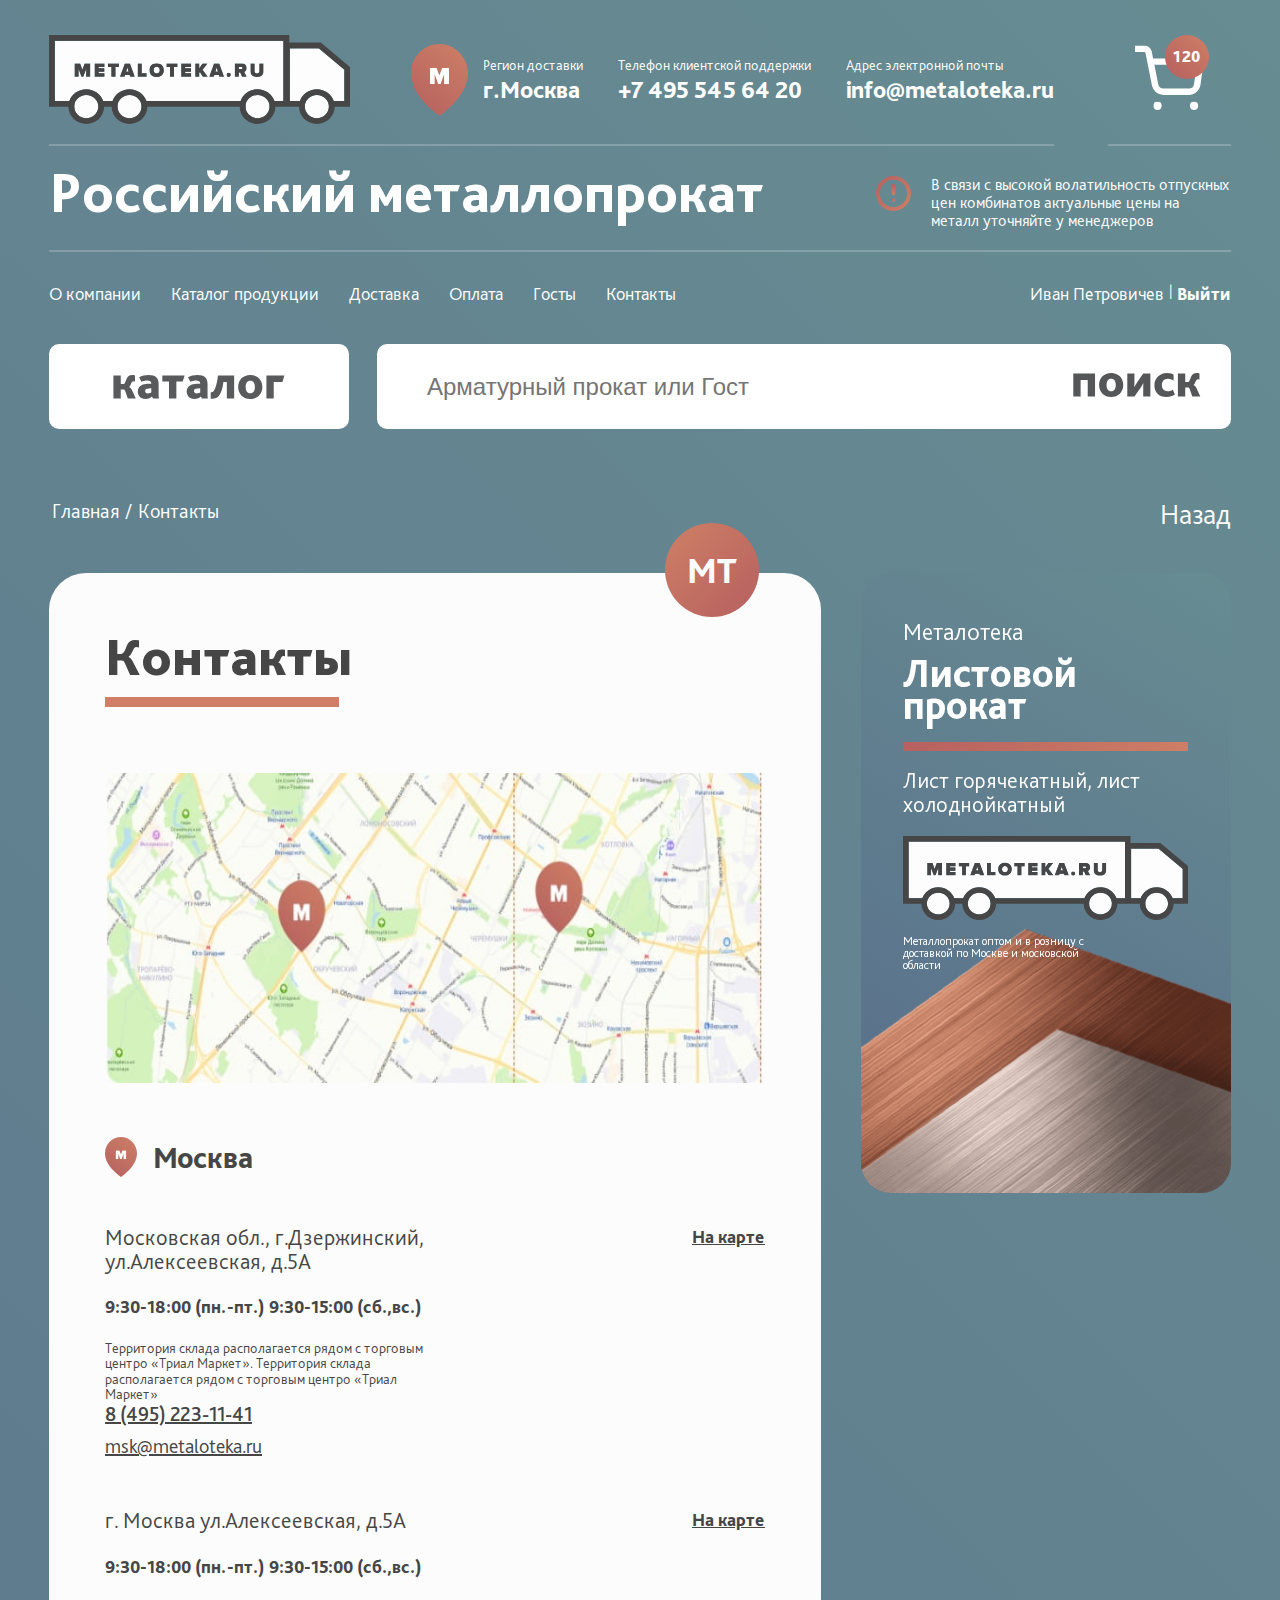
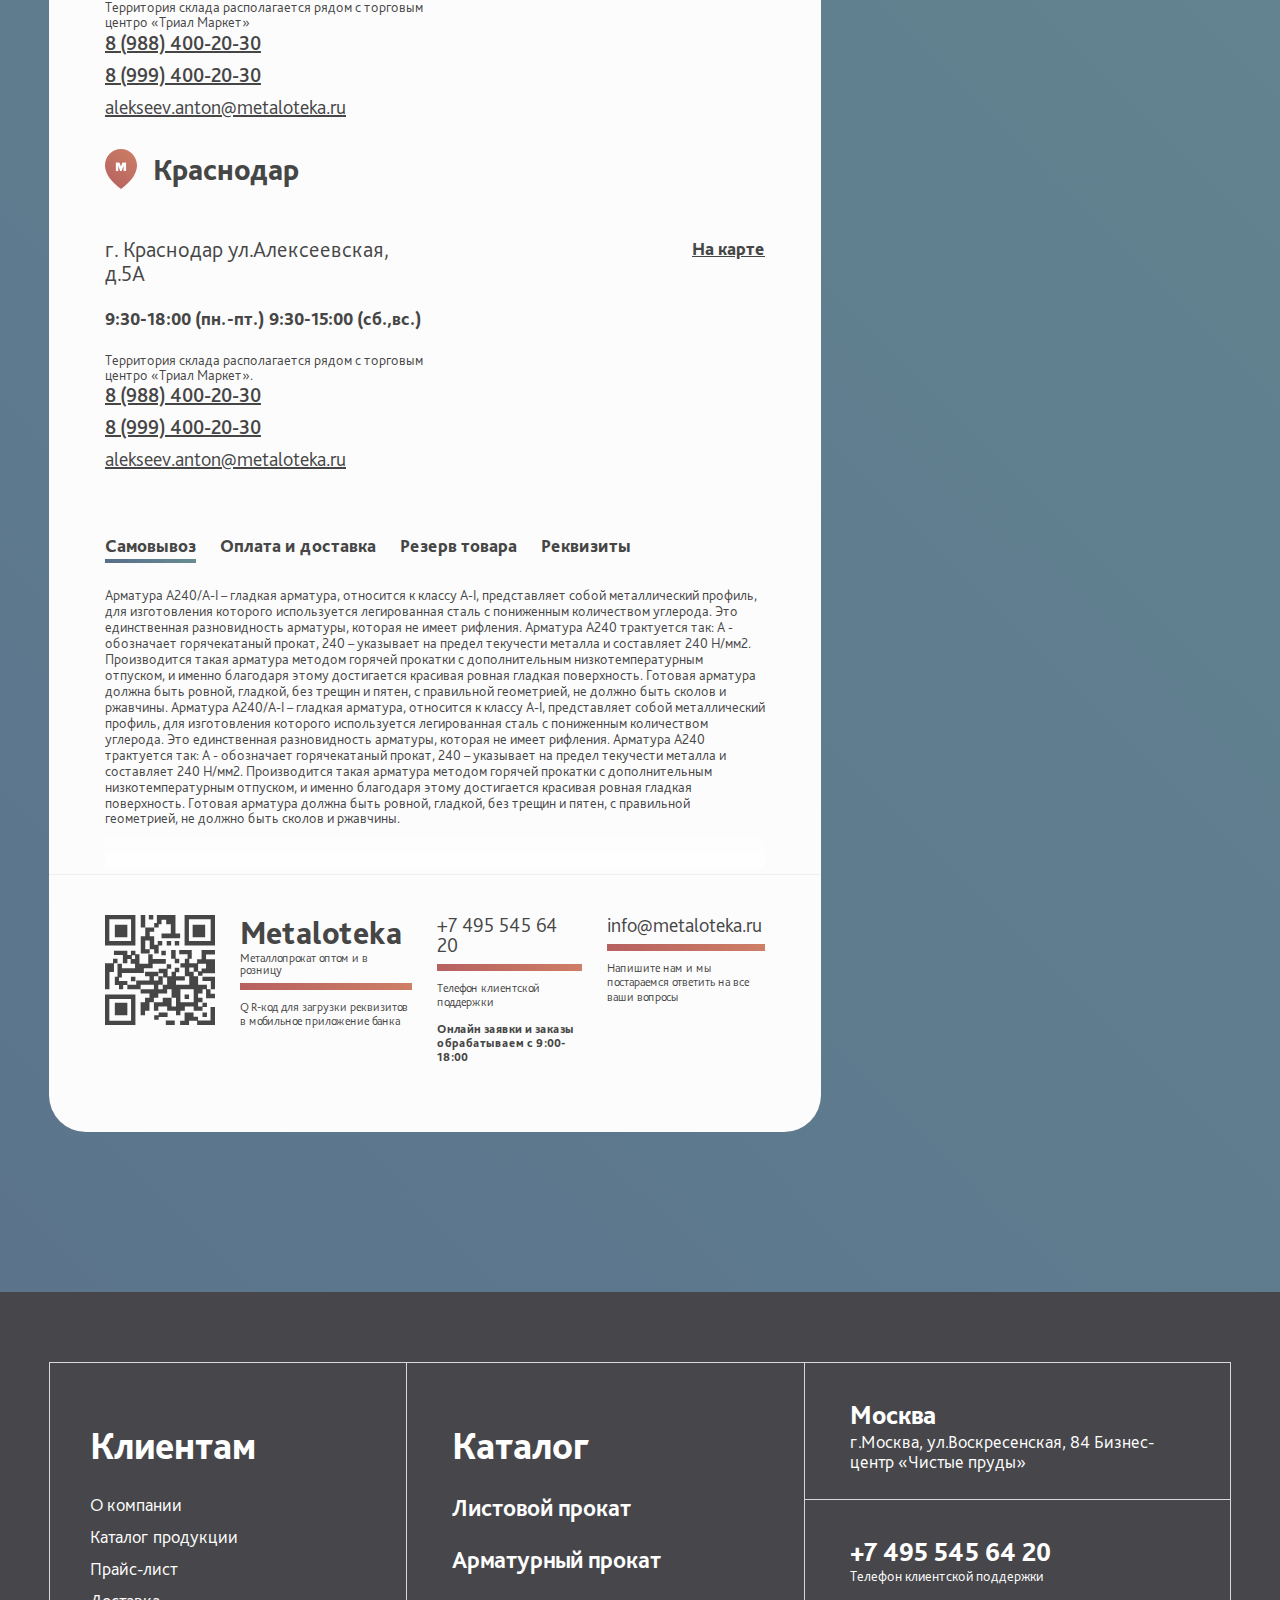
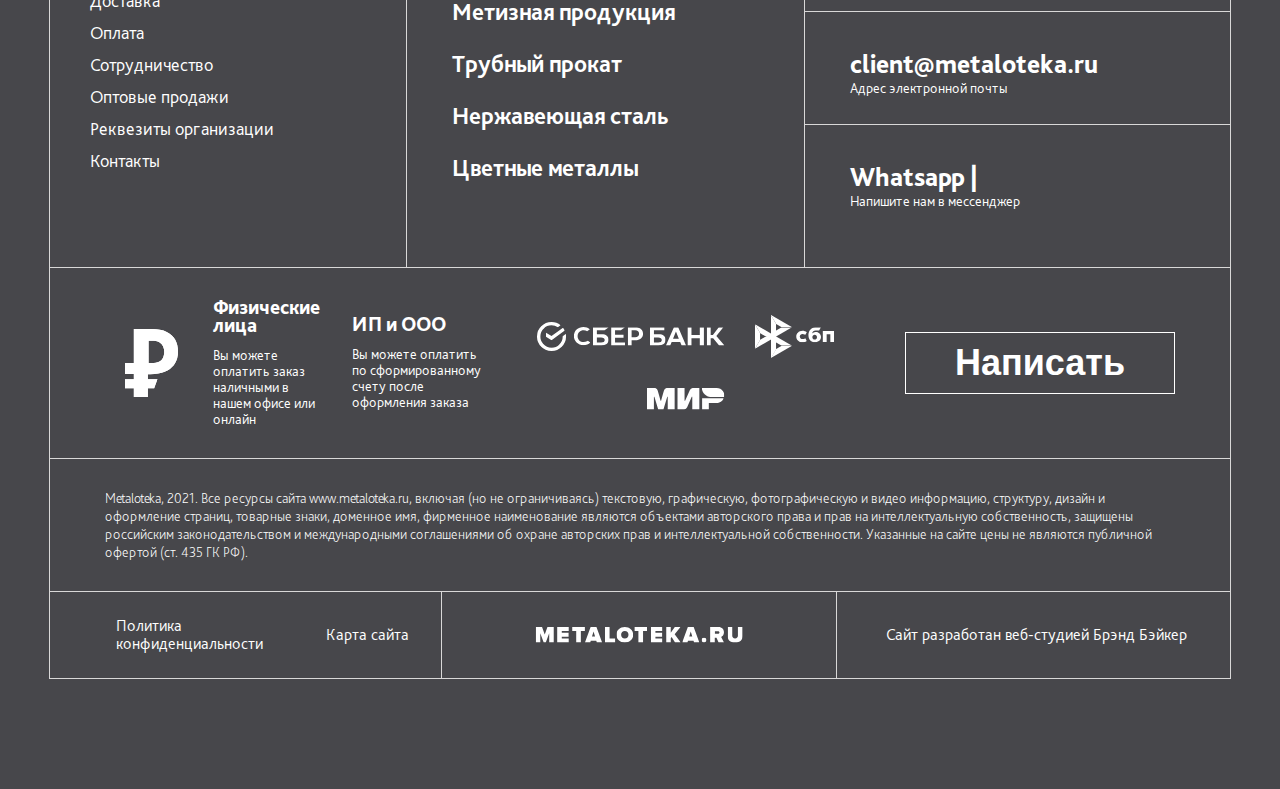
<file: contacts.html>
<!doctype html>
<html lang="ru">

	<head>
		<meta charset="UTF-8" />
		<meta name="viewport" content="width=device-width,user-scalable=no,initial-scale=1,maximum-scale=1,minimum-scale=1" />
		<meta http-equiv="X-UA-Compatible" content="ie=edge" />
		<meta name="theme-color" content="#678c92" />
		<link href="/css/app.css" rel="stylesheet">
	</head>

	<body class="body">
		<header class="header">
			<div class="container">
				<div class="row justify-content-between align-items-xl-center">
					<div class="header__connection">
						<div class="header__line"></div><img class="header__logo" src="/images/logo.svg" alt="логотип metaloteka" />
						<div class="header__line"></div>
						<div class="contact-header ml-lg-60"><img class="contact-header__icon" src="/images/icon-pin-map.svg" alt="icon" /><span class="text contact-header__text">Регион доставки</span><span class="contact-header__contact">г.Москва</span></div>
						<div class="contact-header ml-lg-20"><span class="text contact-header__text">Телефон клиентской поддержки</span><a class="contact-header__contact" href="tel:+74955456420">+7 495 545 64 20</a></div>
						<div class="contact-header ml-lg-20"><span class="text contact-header__text">Адрес электронной почты</span><a class="contact-header__contact" href="mailto:info@metaloteka.ru">info@metaloteka.ru</a></div>
					</div>
					<div class="header__shipped"><span class="header__number-shipped">245 т</span>
						<div class="header__divider-shipped"></div><span class="text">отгружено за неделю</span>
					</div>
					<div class="header__wrap-basket"><a class="header__basket header__basket_full" href="#">
							<div class="header__basket-num">120</div>
							<div class="header__basket-icon"><svg width="69" height="65" viewBox="0 0 69 65" xmlns="http://www.w3.org/2000/svg">
									<defs>
										<clipPath id="dl3q6myura">
											<path d="M4500 0v5500H0V0h4500z" />
										</clipPath>
										<clipPath id="a5dmji0u5b">
											<path d="M9.36 0a7.516 7.516 0 0 1 7.375 6.05l1.363 6.846h47.384a3.24 3.24 0 0 1 2.457 1.1c.62.71.897 1.654.763 2.586l-3.22 22.706c-.859 5.83-5.858 10.15-11.745 10.146H28.51a11.81 11.81 0 0 1-11.56-9.512L10.432 7.308a1.073 1.073 0 0 0-1.074-.86H0V0zm52.407 19.344h-42.38l3.865 19.343a5.37 5.37 0 0 0 5.259 4.299h25.163a5.37 5.37 0 0 0 5.367-4.61l2.726-19.032z" />
										</clipPath>
										<clipPath id="hx4p2o3vkc">
											<path d="M8.588 4.298c0 5.73-8.588 5.73-8.588 0s8.588-5.73 8.588 0z" />
										</clipPath>
									</defs>
									<g fill="currentColor" clip-path="url(#dl3q6myura)" transform="translate(-2284 -595)">
										<g>
											<g clip-path="url(#a5dmji0u5b)" transform="translate(2284 595.522)">
												<path d="M0 0h68.735v49.434H0V0z" />
											</g>
											<g clip-path="url(#hx4p2o3vkc)" transform="translate(2338.747 651.405)">
												<path d="M0 0h8.588v8.595H0V0z" />
											</g>
											<g clip-path="url(#hx4p2o3vkc)" transform="translate(2302.25 651.405)">
												<path d="M0 0h8.588v8.595H0V0z" />
											</g>
										</g>
									</g>
								</svg></div>
						</a></div>
				</div>
				<div class="contact-header-warning">
					<p class="contact-header-warning__title">Российский металлопрокат</p>
					<div class="contact-header-warning__line"></div>
					<div class="contact-header-warning__right"><img class="contact-header-warning__img" src="/images/icon-warning.svg" alt="icon" />
						<p class="contact-header-warning__warning">В связи с высокой волатильность отпускных цен комбинатов актуальные цены на металл уточняйте у менеджеров</p>
					</div>
					<div class="contact-header-warning__line"></div>
				</div>
				<div class="header__nav">
					<div class="row">
						<div class="header__nav-link"><a class="header__link" href="#">О компании</a><a class="header__link" href="/catalog.html">Каталог продукции</a><a class="header__link" href="#">Доставка</a><a class="header__link" href="/cart-page.html">Оплата</a><a class="header__link" href="#">Госты</a><a class="header__link" href="/contacts.html">Контакты</a></div>
						<div class="header__date">
							<div class="header__name">Иван Петровичев</div><span class="header__stick">|</span><a class="header__exit" href="#" data-popup-open="authorization">Выйти</a>
						</div>
					</div>
				</div>
				<div class="row justify-content-between noWrap"><button class="header__catalog"><svg width="172" height="24" viewBox="0 0 172 24" xmlns="http://www.w3.org/2000/svg">
							<g fill="#555657" fill-rule="nonzero" opacity=".978">
								<path d="M.42 23.515h7.334v-8.97h2.962c.632 0 1.166.63 1.652 1.94l2.476 7.03h7.965l-4.128-8.921c-.631-1.358-1.505-2.133-2.574-2.57v-.097c1.506-1.018 1.749-3.588 2.866-4.945.388-.437.874-.679 1.554-.679a4.36 4.36 0 0 1 1.457.242V.388C21.207.097 19.847 0 19.118 0c-2.185 0-3.545.776-4.468 1.94-2.088 2.666-1.991 7.127-4.614 7.127H7.754V.582H.42v22.933zM40.002 23.515h6.022c-.389-1.26-.389-3.103-.389-4.509V8.727C45.635 3.152 42.721 0 35.631 0c-3.643 0-6.751.873-9.47 2.23l2.282 4.606c1.651-.872 3.885-1.406 5.828-1.406 2.477 0 4.03.873 4.03 3.006v.243l-3.642.145c-2.33.097-4.42.534-6.07 1.406-2.38 1.26-3.837 3.152-3.837 6.255 0 4.412 3.302 7.515 7.819 7.515 2.865 0 4.857-1.067 6.41-2.424l1.02 1.94zm-1.7-10.23v4.267c-.534.339-1.749.824-3.351.824-1.749 0-2.866-.776-2.866-2.376 0-.97.34-1.552 1.02-1.988.632-.388 1.554-.582 2.72-.63l2.477-.097zM56.028 23.515h7.334V6.594h6.362L71.569.582H49.326v6.012h6.702zM88.907 23.515h6.022c-.388-1.26-.388-3.103-.388-4.509V8.727C94.54 3.152 91.627 0 84.536 0c-3.642 0-6.75.873-9.47 2.23l2.283 4.606c1.65-.872 3.885-1.406 5.828-1.406 2.476 0 4.03.873 4.03 3.006v.243l-3.642.145c-2.331.097-4.42.534-6.07 1.406-2.38 1.26-3.837 3.152-3.837 6.255 0 4.412 3.302 7.515 7.819 7.515 2.865 0 4.856-1.067 6.41-2.424l1.02 1.94zm-1.7-10.23v4.267c-.534.339-1.748.824-3.35.824-1.749 0-2.866-.776-2.866-2.376 0-.97.34-1.552 1.02-1.988.631-.388 1.554-.582 2.72-.63l2.476-.097zM99.446 23.855c2.817 0 4.808-.97 6.314-2.764 2.428-2.86 3.933-7.855 4.662-14.06h3.4v16.484h7.333V.582H105.03c-1.02 8-2.622 13.285-4.274 15.515-.631.873-1.36 1.26-2.234 1.26-.097 0-.485 0-.825-.096v6.4c.582.145 1.31.194 1.748.194zM137.279 24c7.139 0 12.093-5.042 12.093-12.024C149.372 4.994 144.418 0 137.279 0c-7.14 0-12.093 4.994-12.093 11.976 0 6.982 4.954 12.024 12.093 12.024zm0-5.77c-3.254 0-4.614-2.715-4.614-6.254 0-3.54 1.36-6.206 4.614-6.206 3.254 0 4.613 2.666 4.613 6.206 0 3.54-1.36 6.254-4.613 6.254zM153.403 23.515h7.333V7.03h8.693L171.42.582h-18.017z" />
							</g>
						</svg></button>
					<div class="header__right"><input class="header__search" placeholder="Арматурный прокат или Гост" /><button class="header__button-search"><svg width="128" height="24" viewBox="0 0 128 24" xmlns="http://www.w3.org/2000/svg">
								<g fill="#555657" fill-rule="nonzero">
									<path d="M.291 23.515h7.333V7.03h7.091v16.485h7.334V.582H.29zM38.172 24c7.14 0 12.093-5.042 12.093-12.024C50.265 4.994 45.312 0 38.172 0 31.033 0 26.08 4.994 26.08 11.976 26.08 18.958 31.033 24 38.172 24zm0-5.77c-3.254 0-4.613-2.715-4.613-6.254 0-3.54 1.36-6.206 4.613-6.206 3.254 0 4.614 2.666 4.614 6.206 0 3.54-1.36 6.254-4.614 6.254zM54.296 23.515h7.188l5.925-8.582c1.263-1.842 2.477-3.927 2.914-4.751h.146c-.146 1.26-.243 3.248-.243 5.14v8.193h7.14V.582h-7.189l-5.925 8.582c-1.262 1.842-2.477 3.927-2.914 4.751h-.145c.145-1.26.243-3.248.243-5.14V.583h-7.14v22.933zM93.538 24c3.35 0 6.41-.97 8.353-2.376l-2.04-4.945c-1.748.97-3.302 1.551-5.245 1.551-3.448 0-5.73-2.133-5.73-6.109 0-3.54 2.185-6.351 6.021-6.351 2.234 0 3.983.678 5.683 1.988V1.697C99.414.921 97.326 0 94.023 0 87.37 0 81.396 4.752 81.396 12.17c0 6.788 4.371 11.83 12.142 11.83zM104.902 23.515h7.334v-8.97h2.962c.631 0 1.166.63 1.651 1.94l2.477 7.03h7.965l-4.128-8.921c-.632-1.358-1.506-2.133-2.574-2.57v-.097c1.505-1.018 1.748-3.588 2.865-4.945.389-.437.874-.679 1.554-.679a4.36 4.36 0 0 1 1.457.242V.388C125.688.097 124.328 0 123.6 0c-2.186 0-3.545.776-4.468 1.94-2.088 2.666-1.991 7.127-4.614 7.127h-2.282V.582h-7.334v22.933z" />
								</g>
							</svg></button></div>
				</div>
			</div>
		</header>
		<main class="main">
			<section class="section-breadcrumbs">
				<div class="container">
					<div class="section-breadcrumbs__inner"><a class="section-breadcrumbs__link" href="/">Главная</a><span class="section-breadcrumbs__link">/</span><span class="section-breadcrumbs__link">Контакты</span></div><a class="section-breadcrumbs__back" href="#">Назад</a>
				</div>
			</section>
			<section class="section-contact">
				<div class="container">
					<div class="row cg-40 rg-40">
						<div class="section-contact__left">
							<div class="section-contact__circle">MT</div>
							<div class="section-contact__appellation">Металотека</div>
							<div class="section-contact__title">Контакты</div><img class="section-contact__map" src="/images/map.jpg" />
							<div class="contact-information mb-50">
								<div class="contact-information__sub-title"><img class="contact-information__icon" src="/images/icon-pin-map.svg" />
									<div class="contact-information__town">Москва</div>
								</div>
								<div class="contact-information__wrapper">
									<div class="contact-information__item-description">
										<div class="contact-information__adress">Московская обл., г.Дзержинский, ул.Алексеевская, д.5А</div>
										<div class="contact-information__schedule">9:30-18:00 (пн.-пт.) 9:30-15:00 (сб.,вс.)</div>
										<div class="contact-information__location">Территория склада располагается рядом с торговым центро «Триал Маркет». Территория склада располагается рядом с торговым центро «Триал Маркет»</div>
									</div>
									<div class="contact-information__item-link"><a class="contact-information__link" href="">На карте</a></div>
									<div class="contact-information__item-contact-info"><a class="contact-information__phone" href="tel:+74952231141">8 (495) 223-11-41</a><a class="contact-information__mail" href="mailto:msk@metaloteka.ru">msk@metaloteka.ru</a></div>
								</div>
							</div>
							<div class="contact-information mb-30">
								<div class="contact-information__wrapper">
									<div class="contact-information__item-description">
										<div class="contact-information__adress">г. Москва ул.Алексеевская, д.5А</div>
										<div class="contact-information__schedule">9:30-18:00 (пн.-пт.) 9:30-15:00 (сб.,вс.)</div>
										<div class="contact-information__location">Территория склада располагается рядом с торговым центро «Триал Маркет»</div>
									</div>
									<div class="contact-information__item-link"><a class="contact-information__link" href="">На карте</a></div>
									<div class="contact-information__item-contact-info"><a class="contact-information__phone" href="tel:+79884002030">8 (988) 400-20-30</a><a class="contact-information__phone" href="tel:+79994002030">8 (999) 400-20-30</a><a class="contact-information__mail" href="mailto:alekseev.anton@metaloteka.ru">alekseev.anton@metaloteka.ru</a></div>
								</div>
							</div>
							<div class="contact-information mb-65">
								<div class="contact-information__sub-title"><img class="contact-information__icon" src="/images/icon-pin-map.svg" />
									<div class="contact-information__town">Краснодар</div>
								</div>
								<div class="contact-information__wrapper">
									<div class="contact-information__item-description">
										<div class="contact-information__adress">г. Краснодар ул.Алексеевская, д.5А</div>
										<div class="contact-information__schedule">9:30-18:00 (пн.-пт.) 9:30-15:00 (сб.,вс.)</div>
										<div class="contact-information__location">Территория склада располагается рядом с торговым центро «Триал Маркет».</div>
									</div>
									<div class="contact-information__item-link"><a class="contact-information__link" href="">На карте</a></div>
									<div class="contact-information__item-contact-info"><a class="contact-information__phone" href="tel:+79884002030">8 (988) 400-20-30</a><a class="contact-information__phone" href="tel:+79994002030">8 (999) 400-20-30</a><a class="contact-information__mail" href="mailto:alekseev.anton@metaloteka.ru">alekseev.anton@metaloteka.ru</a></div>
								</div>
							</div>
							<div class="tabs">
								<div class="tabs__buttons"><button class="tabs__button js-active" data-tab-button="1">Самовывоз</button><button class="tabs__button" data-tab-button="2">Оплата и доставка</button><button class="tabs__button" data-tab-button="3">Резерв товара</button><button class="tabs__button" data-tab-button="4">Реквизиты</button></div>
								<div class="tabs__body">
									<div class="tabs__content js-active" data-tab-content="1">Арматура А240/А-I – гладкая арматура, относится к классу А-I, представляет собой металлический профиль, для изготовления которого используется легированная сталь с пониженным количеством углерода. Это единственная разновидность арматуры, которая не имеет рифления. Арматура А240 трактуется так: А - обозначает горячекатаный прокат, 240 – указывает на предел текучести металла и составляет 240 Н/мм2. Производится такая арматура методом горячей прокатки с дополнительным низкотемпературным отпуском, и именно благодаря этому достигается красивая ровная гладкая поверхность. Готовая арматура должна быть ровной, гладкой, без трещин и пятен, с правильной геометрией, не должно быть сколов и ржавчины. Арматура А240/А-I – гладкая арматура, относится к классу А-I, представляет собой металлический профиль, для изготовления которого используется легированная сталь с пониженным количеством углерода. Это единственная разновидность арматуры, которая не имеет рифления. Арматура А240 трактуется так: А - обозначает горячекатаный прокат, 240 – указывает на предел текучести металла и составляет 240 Н/мм2. Производится такая арматура методом горячей прокатки с дополнительным низкотемпературным отпуском, и именно благодаря этому достигается красивая ровная гладкая поверхность. Готовая арматура должна быть ровной, гладкой, без трещин и пятен, с правильной геометрией, не должно быть сколов и ржавчины.</div>
									<div class="tabs__content" data-tab-content="2">Арматура А240/А-I – гладкая арматура, относится к классу А-I, представляет собой металлический профиль, для изготовления которого используется легированная сталь с пониженным количеством углерода. Это единственная разновидность арматуры, которая не имеет рифления. Арматура А240 трактуется так: А - обозначает горячекатаный прокат, 240 – указывает на предел текучести металла и составляет 240 Н/мм2. Производится такая арматура методом горячей прокатки с дополнительным низкотемпературным отпуском, и именно благодаря этому достигается красивая ровная гладкая поверхность. Готовая арматура должна быть ровной, гладкой, без трещин и пятен, с правильной геометрией, не должно быть сколов и ржавчины.</div>
									<div class="tabs__content" data-tab-content="3">Арматура А240/А-I – гладкая арматура, относится к классу А-I, представляет собой металлический профиль, для изготовления которого используется легированная сталь с пониженным количеством углерода. Это единственная разновидность арматуры, которая не имеет рифления. Арматура А240 трактуется так: А - обозначает горячекатаный прокат, 240 – указывает на предел текучести металла и составляет 240 Н/мм2. Производится такая арматура методом горячей прокатки с дополнительным низкотемпературным отпуском, и именно благодаря этому достигается красивая ровная гладкая поверхность. Готовая арматура должна быть ровной, гладкой, без трещин и пятен, с правильной геометрией, не должно быть сколов и ржавчины.</div>
									<div class="tabs__content" data-tab-content="4">Арматура А240/А-I – гладкая арматура, относится к классу А-I, представляет собой металлический профиль, для изготовления которого используется легированная сталь с пониженным количеством углерода. Это единственная разновидность арматуры, которая не имеет рифления. Арматура А240 трактуется так: А - обозначает горячекатаный прокат, 240 – указывает на предел текучести металла и составляет 240 Н/мм2. Производится такая арматура методом горячей прокатки с дополнительным низкотемпературным отпуском, и именно благодаря этому достигается красивая ровная гладкая поверхность. Готовая арматура должна быть ровной, гладкой, без трещин и пятен, с правильной геометрией, не должно быть сколов и ржавчины. Арматура А240/А-I – гладкая арматура, относится к классу А-I, представляет собой металлический профиль, для изготовления которого используется легированная сталь с пониженным количеством углерода. Это единственная разновидность арматуры, которая не имеет рифления. Арматура А240 трактуется так: А - обозначает горячекатаный прокат, 240 – указывает на предел текучести металла и составляет 240 Н/мм2. Производится такая арматура методом горячей прокатки с дополнительным низкотемпературным отпуском, и именно благодаря этому достигается красивая ровная гладкая поверхность. Готовая арматура должна быть ровной, гладкой, без трещин и пятен, с правильной геометрией, не должно быть сколов и ржавчины.</div>
								</div>
							</div>
							<hr class="section-contact__line" />
							<div class="section-contact__footer cg-25"><img class="section-contact__qr" src="/images/icon-qr.svg" />
								<div class="contact-information-footer">
									<div class="contact-information-footer__name"><span class="contact-information-footer__title">Metaloteka</span>
										<div class="contact-information-footer__sub-title">Металлопрокат оптом и в розницу</div>
										<p class="contact-information-footer__text">QR-код для загрузки реквизитов в мобильное приложение банка</p>
									</div>
								</div>
								<div class="contact-information-footer">
									<div class="contact-information-footer__name"><a class="contact-information-footer__link" href="tel:+74955456420">+7 495 545 64 20</a>
										<p class="contact-information-footer__text">Телефон клиентской поддержки</p>
										<p class="contact-information-footer__text contact-information-footer__text_bold">Онлайн заявки и заказы обрабатываем с 9:00-18:00</p>
									</div>
								</div>
								<div class="contact-information-footer">
									<div class="contact-information-footer__name"><a class="contact-information-footer__link" href="mailto:info@metaloteka.ru">info@metaloteka.ru</a>
										<p class="contact-information-footer__text">Напишите нам и мы постараемся ответить на все ваши вопросы</p>
									</div>
								</div>
							</div>
						</div>
						<div class="section-contact__right">
							<div class="slider slider_contact swiper">
								<div class="slider__slides swiper-wrapper">
									<div class="slider__slide swiper-slide">
										<div class="slider__information-left"><span class="slider__information-subtitle">Металотека</span><span class="slider__information-left-title">Листовой прокат</span><span class="slider__information-line"></span><span class="slider__information-left-text">Лист горячекатный, лист холоднойкатный</span><img class="slider__information-img" src="/images/logo.svg" alt="Logo" /><img class="slider__information-left-img" src="/images/min-category3.png" alt="Logo" /><span class="slider__information-left-info">Металлопрокат оптом и в розницу с доставкой по Москве и московской области</span></div>
									</div>
									<div class="slider__slide swiper-slide">
										<div class="slider__information-left"><span class="slider__information-subtitle">Металотека</span><span class="slider__information-left-title">Арматурный прокат</span><span class="slider__information-line"></span><span class="slider__information-left-text">Арматура, профиль, трубный прокат и другие товары</span><img class="slider__information-img" src="/images/logo.svg" alt="Logo" /><img class="slider__information-left-img" src="/images/min-category2.png" alt="Logo" /><span class="slider__information-left-info">Металлопрокат оптом и в розницу с доставкой по Москве и московской области</span></div>
									</div>
									<div class="slider__slide swiper-slide">
										<div class="slider__information-left"><span class="slider__information-subtitle">Металотека</span><span class="slider__information-left-title">Металопрокат с доставкой</span><span class="slider__information-line"></span><span class="slider__information-left-text">Арматура, профиль, трубный прокат и другие товары</span><img class="slider__information-img" src="/images/logo.svg" alt="Logo" /><img class="slider__information-left-img" src="/images/min-category1.png" alt="Logo" /><span class="slider__information-left-info">Металлопрокат оптом и в розницу с доставкой по Москве и московской области</span></div>
									</div>
								</div>
							</div>
						</div>
					</div>
				</div>
			</section>
			<section class="section-catalog" data-type-section="general">
				<div class="container">
					<div class="section-catalog__catalog-wrapper">
						<div class="section-catalog__left-aside">
							<div class="section-catalog__logo"><img class="section-catalog__img" src="/images/catalog-banner.svg" />
								<div class="section-catalog__banner"><span class="section-catalog__title">Металотека</span><span class="section-catalog__subtitle">Каталог</span>
									<div class="section-catalog__range"></div>
								</div>
							</div>
							<div class="section-catalog__navigation"><a class="section-catalog__category" href="#">Трубный прокат</a><a class="section-catalog__category" href="#">Арматурный прокат</a><a class="section-catalog__category" href="#">Метизная продукция</a><a class="section-catalog__category" href="#">Листовой прокат</a><a class="section-catalog__category" href="#">Нержавеющая сталь</a><a class="section-catalog__category" href="#">Цветные металлы</a><a class="section-catalog__category" href="#">Сортовой прокат</a>
								<div class="section-catalog__accordion-wrapper">
									<div class="accordion-list">
										<div class="accordion accordion_fz-20 accordion_arrow">
											<div class="accordion__title">Листовой прокат</div>
											<div class="accordion__body">
												<div class="accordion-list__list-wrapper"><a class="accordion-list__link" href="#">Труба профильная</a><a class="accordion-list__link" href="#">Трубы в изоляции</a><a class="accordion-list__link" href="#">Труба водогазопроводная оцинкованная</a><a class="accordion-list__link" href="#">Трубы в изоляции</a><a class="accordion-list__link" href="#">Труба магистральная</a><a class="accordion-list__link" href="#">Труба Овальная</a><a class="accordion-list__link" href="#">Труба профильная</a><a class="accordion-list__link" href="#">Труба профильная</a></div>
											</div>
										</div>
									</div>
									<div class="section-catalog__line-small"></div>
									<div class="accordion-list">
										<div class="accordion accordion_fz-20 accordion_arrow">
											<div class="accordion__title">Арматурный прокат</div>
											<div class="accordion__body">
												<div class="accordion-list__list-wrapper"><a class="accordion-list__link" href="#">Труба профильная</a><a class="accordion-list__link" href="#">Трубы в изоляции</a><a class="accordion-list__link" href="#">Труба водогазопроводная оцинкованная</a><a class="accordion-list__link" href="#">Трубы в изоляции</a><a class="accordion-list__link" href="#">Труба магистральная</a><a class="accordion-list__link" href="#">Труба Овальная</a><a class="accordion-list__link" href="#">Труба профильная</a><a class="accordion-list__link" href="#">Труба профильная</a></div>
											</div>
										</div>
									</div>
									<div class="section-catalog__line-small"></div>
									<div class="accordion-list">
										<div class="accordion accordion_fz-20 accordion_arrow">
											<div class="accordion__title">Метизная продукция</div>
											<div class="accordion__body">
												<div class="accordion-list__list-wrapper"><a class="accordion-list__link" href="#">Труба профильная</a><a class="accordion-list__link" href="#">Трубы в изоляции</a><a class="accordion-list__link" href="#">Труба водогазопроводная оцинкованная</a><a class="accordion-list__link" href="#">Трубы в изоляции</a><a class="accordion-list__link" href="#">Труба магистральная</a><a class="accordion-list__link" href="#">Труба Овальная</a><a class="accordion-list__link" href="#">Труба профильная</a><a class="accordion-list__link" href="#">Труба профильная</a></div>
											</div>
										</div>
									</div>
									<div class="section-catalog__line-small"></div>
									<div class="accordion-list">
										<div class="accordion accordion_fz-20 accordion_arrow">
											<div class="accordion__title">Трубный прокат</div>
											<div class="accordion__body">
												<div class="accordion-list__list-wrapper"><a class="accordion-list__link" href="#">Труба профильная</a><a class="accordion-list__link" href="#">Трубы в изоляции</a><a class="accordion-list__link" href="#">Труба водогазопроводная оцинкованная</a><a class="accordion-list__link" href="#">Трубы в изоляции</a><a class="accordion-list__link" href="#">Труба магистральная</a><a class="accordion-list__link" href="#">Труба Овальная</a><a class="accordion-list__link" href="#">Труба профильная</a><a class="accordion-list__link" href="#">Труба профильная</a></div>
											</div>
										</div>
									</div>
									<div class="section-catalog__line-small"></div>
									<div class="accordion-list">
										<div class="accordion accordion_fz-20 accordion_arrow">
											<div class="accordion__title">Нержавеющая сталь</div>
											<div class="accordion__body">
												<div class="accordion-list__list-wrapper"><a class="accordion-list__link" href="#">Труба профильная</a><a class="accordion-list__link" href="#">Трубы в изоляции</a><a class="accordion-list__link" href="#">Труба водогазопроводная оцинкованная</a><a class="accordion-list__link" href="#">Трубы в изоляции</a><a class="accordion-list__link" href="#">Труба магистральная</a><a class="accordion-list__link" href="#">Труба Овальная</a><a class="accordion-list__link" href="#">Труба профильная</a><a class="accordion-list__link" href="#">Труба профильная</a></div>
											</div>
										</div>
									</div>
									<div class="section-catalog__line-small"></div>
									<div class="accordion-list">
										<div class="accordion accordion_fz-20 accordion_arrow">
											<div class="accordion__title">Цветные металлы</div>
											<div class="accordion__body">
												<div class="accordion-list__list-wrapper"><a class="accordion-list__link" href="#">Труба профильная</a><a class="accordion-list__link" href="#">Трубы в изоляции</a><a class="accordion-list__link" href="#">Труба водогазопроводная оцинкованная</a><a class="accordion-list__link" href="#">Трубы в изоляции</a><a class="accordion-list__link" href="#">Труба магистральная</a><a class="accordion-list__link" href="#">Труба Овальная</a><a class="accordion-list__link" href="#">Труба профильная</a><a class="accordion-list__link" href="#">Труба профильная</a></div>
											</div>
										</div>
									</div>
									<div class="section-catalog__line-small"></div>
									<div class="accordion-list">
										<div class="accordion accordion_fz-20 accordion_arrow">
											<div class="accordion__title">Сортовой прокат</div>
											<div class="accordion__body">
												<div class="accordion-list__list-wrapper"><a class="accordion-list__link" href="#">Труба профильная</a><a class="accordion-list__link" href="#">Трубы в изоляции</a><a class="accordion-list__link" href="#">Труба водогазопроводная оцинкованная</a><a class="accordion-list__link" href="#">Трубы в изоляции</a><a class="accordion-list__link" href="#">Труба магистральная</a><a class="accordion-list__link" href="#">Труба Овальная</a><a class="accordion-list__link" href="#">Труба профильная</a><a class="accordion-list__link" href="#">Труба профильная</a></div>
											</div>
										</div>
									</div>
									<div class="section-catalog__line-small"></div>
								</div>
							</div>
							<div class="section-catalog__mobile-description">Металлопрокат оптом и в розницу с доставкой по Москве и московской области</div>
						</div>
						<div class="section-catalog__right-aside">
							<div class="product-main">
								<div class="product-main__wrapper"><span class="product-main__title">Трубный прокат</span>
									<div class="product-main__range"></div>
									<div class="product-main__information-block">
										<div class="accordion-list">
											<div class="accordion accordion_fz-20 accordion_reset">
												<div class="accordion__title">Труба профильная (158)</div>
												<div class="accordion__body">
													<div class="accordion-list__list-wrapper"><a class="accordion-list__link" href="#">Труба профильная прямоугольная</a><a class="accordion-list__link" href="#">Труба профильная прямоугольная</a><a class="accordion-list__link" href="#">Труба профильная прямоугольная</a><a class="accordion-list__link" href="#">Труба профильная прямоугольная</a><a class="accordion-list__link" href="#">Труба профильная прямоугольная</a><a class="accordion-list__link" href="#">Труба профильная прямоугольная</a><a class="accordion-list__link" href="#">Труба профильная прямоугольная</a></div>
												</div>
											</div>
										</div>
										<div class="accordion-list">
											<div class="accordion accordion_fz-20 accordion_reset">
												<div class="accordion__title">Труба профильная (158)</div>
												<div class="accordion__body">
													<div class="accordion-list__list-wrapper"><a class="accordion-list__link" href="#">Труба профильная прямоугольная</a><a class="accordion-list__link" href="#">Труба профильная прямоугольная</a><a class="accordion-list__link" href="#">Труба профильная прямоугольная</a><a class="accordion-list__link" href="#">Труба профильная прямоугольная</a><a class="accordion-list__link" href="#">Труба профильная прямоугольная</a><a class="accordion-list__link" href="#">Труба профильная прямоугольная</a><a class="accordion-list__link" href="#">Труба профильная прямоугольная</a></div>
												</div>
											</div>
										</div>
										<div class="accordion-list">
											<div class="accordion accordion_fz-20 accordion_reset">
												<div class="accordion__title">Труба профильная (158)</div>
												<div class="accordion__body">
													<div class="accordion-list__list-wrapper"><a class="accordion-list__link" href="#">Труба профильная прямоугольная</a><a class="accordion-list__link" href="#">Труба профильная прямоугольная</a><a class="accordion-list__link" href="#">Труба профильная прямоугольная</a><a class="accordion-list__link" href="#">Труба профильная прямоугольная</a><a class="accordion-list__link" href="#">Труба профильная прямоугольная</a><a class="accordion-list__link" href="#">Труба профильная прямоугольная</a><a class="accordion-list__link" href="#">Труба профильная прямоугольная</a></div>
												</div>
											</div>
										</div>
										<div class="accordion-list">
											<div class="accordion accordion_fz-20 accordion_reset">
												<div class="accordion__title">Труба профильная (158)</div>
												<div class="accordion__body">
													<div class="accordion-list__list-wrapper"><a class="accordion-list__link" href="#">Труба профильная прямоугольная</a><a class="accordion-list__link" href="#">Труба профильная прямоугольная</a><a class="accordion-list__link" href="#">Труба профильная прямоугольная</a><a class="accordion-list__link" href="#">Труба профильная прямоугольная</a><a class="accordion-list__link" href="#">Труба профильная прямоугольная</a><a class="accordion-list__link" href="#">Труба профильная прямоугольная</a><a class="accordion-list__link" href="#">Труба профильная прямоугольная</a></div>
												</div>
											</div>
										</div>
										<div class="accordion-list">
											<div class="accordion accordion_fz-20 accordion_reset">
												<div class="accordion__title">Труба профильная (158)</div>
												<div class="accordion__body">
													<div class="accordion-list__list-wrapper"><a class="accordion-list__link" href="#">Труба профильная прямоугольная</a><a class="accordion-list__link" href="#">Труба профильная прямоугольная</a><a class="accordion-list__link" href="#">Труба профильная прямоугольная</a><a class="accordion-list__link" href="#">Труба профильная прямоугольная</a><a class="accordion-list__link" href="#">Труба профильная прямоугольная</a><a class="accordion-list__link" href="#">Труба профильная прямоугольная</a><a class="accordion-list__link" href="#">Труба профильная прямоугольная</a></div>
												</div>
											</div>
										</div>
										<div class="accordion-list">
											<div class="accordion accordion_fz-20 accordion_reset">
												<div class="accordion__title">Труба профильная (158)</div>
												<div class="accordion__body">
													<div class="accordion-list__list-wrapper"><a class="accordion-list__link" href="#">Труба профильная прямоугольная</a><a class="accordion-list__link" href="#">Труба профильная прямоугольная</a><a class="accordion-list__link" href="#">Труба профильная прямоугольная</a><a class="accordion-list__link" href="#">Труба профильная прямоугольная</a><a class="accordion-list__link" href="#">Труба профильная прямоугольная</a><a class="accordion-list__link" href="#">Труба профильная прямоугольная</a><a class="accordion-list__link" href="#">Труба профильная прямоугольная</a></div>
												</div>
											</div>
										</div>
										<div class="accordion-list">
											<div class="accordion accordion_fz-20 accordion_reset">
												<div class="accordion__title">Труба профильная (158)</div>
												<div class="accordion__body">
													<div class="accordion-list__list-wrapper"><a class="accordion-list__link" href="#">Труба профильная прямоугольная</a><a class="accordion-list__link" href="#">Труба профильная прямоугольная</a><a class="accordion-list__link" href="#">Труба профильная прямоугольная</a><a class="accordion-list__link" href="#">Труба профильная прямоугольная</a><a class="accordion-list__link" href="#">Труба профильная прямоугольная</a><a class="accordion-list__link" href="#">Труба профильная прямоугольная</a><a class="accordion-list__link" href="#">Труба профильная прямоугольная</a></div>
												</div>
											</div>
										</div>
									</div>
								</div>
							</div>
							<div class="product-tags">
								<div class="product-tags__tags-wrapper"><a class="product-tags__tag" href="#">Труба профильная</a><a class="product-tags__tag" href="#">Профильная</a><a class="product-tags__tag" href="#">Труба 8мм</a><a class="product-tags__tag" href="#">Труба 8мм</a><a class="product-tags__tag" href="#">уголок</a><a class="product-tags__tag" href="#">лента</a><a class="product-tags__tag" href="#">плита</a><a class="product-tags__tag" href="#">шестигранник</a></div><img class="product-tags__img-bg" src="/images/catalog-bg.png" />
							</div>
							<div class="product-footer">
								<div class="product-footer__footer-wrapper"><img class="product-footer__qr" src="/images/icon-qr.svg" />
									<div class="contact-information-footer">
										<div class="contact-information-footer__name"><span class="contact-information-footer__title">Metaloteka</span>
											<div class="contact-information-footer__sub-title">Металлопрокат оптом и в розницу</div>
											<p class="contact-information-footer__text">QR-код для загрузки реквизитов в мобильное приложение банка</p>
										</div>
									</div>
									<div class="contact-information-footer">
										<div class="contact-information-footer__name"><a class="contact-information-footer__link" href="tel:+74955456420">+7 495 545 64 20</a>
											<p class="contact-information-footer__text">Телефон клиентской поддержки</p>
											<p class="contact-information-footer__text contact-information-footer__text_bold">Онлайн заявки и заказы обрабатываем с 9:00-18:00</p>
										</div>
									</div>
									<div class="contact-information-footer">
										<div class="contact-information-footer__name"><a class="contact-information-footer__link" href="mailto:info@metaloteka.ru">info@metaloteka.ru</a>
											<p class="contact-information-footer__text">Напишите нам и мы постараемся ответить на все ваши вопросы</p>
										</div>
									</div>
								</div>
							</div>
						</div>
					</div>
				</div>
			</section>
			<section class="section-catalog" data-type-section="details">
				<div class="container">
					<div class="section-catalog__catalog-wrapper">
						<div class="section-catalog__left-aside">
							<div class="section-catalog__logo"><img class="section-catalog__img" src="/images/catalog-banner.svg" />
								<div class="section-catalog__banner"><span class="section-catalog__title">Металотека</span><span class="section-catalog__subtitle">Листовой прокат</span>
									<div class="section-catalog__range"></div>
								</div>
							</div>
							<div class="section-catalog__navigation"><a class="section-catalog__selected-title" href="#">Цветные металлы</a>
								<div class="section-catalog__details-navigation-wrapper"><a class="section-catalog__details-item" href="">Латунь (72)</a><a class="section-catalog__details-item" href="">Круг латунный</a><a class="section-catalog__details-item" href="">Латунная лента</a><a class="section-catalog__details-item" href="">Латунный лист</a><a class="section-catalog__details-item" href="">Латунная труба</a><a class="section-catalog__details-item" href="">Латунная проволока</a><a class="section-catalog__details-item" href="">Латунный шестигранник</a><a class="section-catalog__details-item" href="">Латунный квадрат</a></div>
								<div class="section-catalog__details-navigation-wrapper"><a class="section-catalog__details-item" href="">Титан (124)</a><a class="section-catalog__details-item" href="">Титановая проволока</a><a class="section-catalog__details-item" href="">Титановый лист</a></div>
								<div class="section-catalog__details-navigation-wrapper"><a class="section-catalog__details-item" href="">Медь (268)</a><a class="section-catalog__details-item" href="">Медный круг</a><a class="section-catalog__details-item" href="">Медная лента</a><a class="section-catalog__details-item" href="">Медный лист</a><a class="section-catalog__details-item" href="">Медная труба</a><a class="section-catalog__details-item" href="">Медная шина</a><a class="section-catalog__details-item" href="">Медная плита</a><a class="section-catalog__details-item" href="">Медная проволока</a></div>
								<div class="section-catalog__details-navigation-wrapper"><a class="section-catalog__details-item" href="">Аллюминий (158)</a><a class="section-catalog__details-item" href="">Алюминиевый круг</a><a class="section-catalog__details-item" href="">Алюминиевая плита</a><a class="section-catalog__details-item" href="">Алюминиевая труба</a><a class="section-catalog__details-item" href="">Алюминиевый лист</a><a class="section-catalog__details-item" href="">Алюминиевый уголок</a><a class="section-catalog__details-item" href="">Алюминиевая проволока</a><a class="section-catalog__details-item" href="">Алюминиевый швеллер</a><a class="section-catalog__details-item" href="">Алюминиевая профильная труба</a><a class="section-catalog__details-item" href="">Лист алюминиевый</a><a class="section-catalog__details-item" href="">Алюминиевый лист</a><a class="section-catalog__details-item" href="">Алюминиевый уголок</a></div>
							</div>
							<div class="section-catalog__navigation-mobile">
								<div class="section-catalog__navigation-mobile-wrapper"><a class="section-catalog__selected-title" href="#">Лист горячекатный</a>
									<div class="select"><button class="select__button">Толщина, мм</button>
										<div class="select__option-wrapper"><a class="select__option" value="Толщина, 10 мм" href="#">Толщина, 10 мм</a><a class="select__option" value="Толщина, 20 мм" href="#">Толщина, 20 мм</a><a class="select__option" value="Толщина, 30 мм" href="#">Толщина, 30 мм</a><a class="select__option" value="Толщина, 40 мм" href="#">Толщина, 40 мм</a><a class="select__option" value="Толщина, 50 мм" href="#">Толщина, 50 мм</a></div>
									</div>
									<div class="section-catalog__item-wrapper">
										<div class="product-item">
											<p class="product-item__title"><a class="product-item__link">Лист горячекатный, 60 мм</a></p>
											<p class="product-item__subtitle">Просечно-вытяжной лист, 16 мм (изготавливается по технологии горячекатного листа)</p>
											<div class="product-item__column">
												<p class="text">60 мм</p>
												<p class="text">1500 x 600 мм</p>
											</div>
											<div class="product-item__column">
												<p class="text">за 1 тонну</p>
												<p class="text">115 400 р.</p>
											</div>
											<div class="product-item__column">
												<p class="text">за 1 м2</p>
												<p class="text">12 400 р.</p>
											</div>
											<div class="product-item__column">
												<p class="text">за 1 лист</p>
												<p class="text">35 800 р.</p>
											</div>
											<div class="product-item__basket-wrapper">
												<p class="product-item__basket-description">Добавьте в корзину и рассчитайте точный необходимий обьем</p>
												<div class="product-item__basket-img" data-popup-open="product-item-details"><svg width="69" height="65" viewBox="0 0 69 65" xmlns="http://www.w3.org/2000/svg">
														<defs>
															<clipPath id="dl3q6myura">
																<path d="M4500 0v5500H0V0h4500z" />
															</clipPath>
															<clipPath id="a5dmji0u5b">
																<path d="M9.36 0a7.516 7.516 0 0 1 7.375 6.05l1.363 6.846h47.384a3.24 3.24 0 0 1 2.457 1.1c.62.71.897 1.654.763 2.586l-3.22 22.706c-.859 5.83-5.858 10.15-11.745 10.146H28.51a11.81 11.81 0 0 1-11.56-9.512L10.432 7.308a1.073 1.073 0 0 0-1.074-.86H0V0zm52.407 19.344h-42.38l3.865 19.343a5.37 5.37 0 0 0 5.259 4.299h25.163a5.37 5.37 0 0 0 5.367-4.61l2.726-19.032z" />
															</clipPath>
															<clipPath id="hx4p2o3vkc">
																<path d="M8.588 4.298c0 5.73-8.588 5.73-8.588 0s8.588-5.73 8.588 0z" />
															</clipPath>
														</defs>
														<g fill="currentColor" clip-path="url(#dl3q6myura)" transform="translate(-2284 -595)">
															<g>
																<g clip-path="url(#a5dmji0u5b)" transform="translate(2284 595.522)">
																	<path d="M0 0h68.735v49.434H0V0z" />
																</g>
																<g clip-path="url(#hx4p2o3vkc)" transform="translate(2338.747 651.405)">
																	<path d="M0 0h8.588v8.595H0V0z" />
																</g>
																<g clip-path="url(#hx4p2o3vkc)" transform="translate(2302.25 651.405)">
																	<path d="M0 0h8.588v8.595H0V0z" />
																</g>
															</g>
														</g>
													</svg></div>
											</div>
										</div>
										<div class="product-item">
											<p class="product-item__title"><a class="product-item__link">Лист горячекатный, 60 мм</a></p>
											<p class="product-item__subtitle">Просечно-вытяжной лист, 16 мм (изготавливается по технологии горячекатного листа)</p>
											<div class="product-item__column">
												<p class="text">60 мм</p>
												<p class="text">1500 x 600 мм</p>
											</div>
											<div class="product-item__column">
												<p class="text">за 1 тонну</p>
												<p class="text">115 400 р.</p>
											</div>
											<div class="product-item__column">
												<p class="text">за 1 м2</p>
												<p class="text">12 400 р.</p>
											</div>
											<div class="product-item__column">
												<p class="text">за 1 лист</p>
												<p class="text">35 800 р.</p>
											</div>
											<div class="product-item__basket-wrapper">
												<p class="product-item__basket-description">Добавьте в корзину и рассчитайте точный необходимий обьем</p>
												<div class="product-item__basket-img" data-popup-open="product-item-details"><svg width="69" height="65" viewBox="0 0 69 65" xmlns="http://www.w3.org/2000/svg">
														<defs>
															<clipPath id="dl3q6myura">
																<path d="M4500 0v5500H0V0h4500z" />
															</clipPath>
															<clipPath id="a5dmji0u5b">
																<path d="M9.36 0a7.516 7.516 0 0 1 7.375 6.05l1.363 6.846h47.384a3.24 3.24 0 0 1 2.457 1.1c.62.71.897 1.654.763 2.586l-3.22 22.706c-.859 5.83-5.858 10.15-11.745 10.146H28.51a11.81 11.81 0 0 1-11.56-9.512L10.432 7.308a1.073 1.073 0 0 0-1.074-.86H0V0zm52.407 19.344h-42.38l3.865 19.343a5.37 5.37 0 0 0 5.259 4.299h25.163a5.37 5.37 0 0 0 5.367-4.61l2.726-19.032z" />
															</clipPath>
															<clipPath id="hx4p2o3vkc">
																<path d="M8.588 4.298c0 5.73-8.588 5.73-8.588 0s8.588-5.73 8.588 0z" />
															</clipPath>
														</defs>
														<g fill="currentColor" clip-path="url(#dl3q6myura)" transform="translate(-2284 -595)">
															<g>
																<g clip-path="url(#a5dmji0u5b)" transform="translate(2284 595.522)">
																	<path d="M0 0h68.735v49.434H0V0z" />
																</g>
																<g clip-path="url(#hx4p2o3vkc)" transform="translate(2338.747 651.405)">
																	<path d="M0 0h8.588v8.595H0V0z" />
																</g>
																<g clip-path="url(#hx4p2o3vkc)" transform="translate(2302.25 651.405)">
																	<path d="M0 0h8.588v8.595H0V0z" />
																</g>
															</g>
														</g>
													</svg></div>
											</div>
										</div>
										<div class="product-item">
											<p class="product-item__title"><a class="product-item__link">Лист горячекатный, 60 мм</a></p>
											<p class="product-item__subtitle">Просечно-вытяжной лист, 16 мм (изготавливается по технологии горячекатного листа)</p>
											<div class="product-item__column">
												<p class="text">60 мм</p>
												<p class="text">1500 x 600 мм</p>
											</div>
											<div class="product-item__column">
												<p class="text">за 1 тонну</p>
												<p class="text">115 400 р.</p>
											</div>
											<div class="product-item__column">
												<p class="text">за 1 м2</p>
												<p class="text">-</p>
											</div>
											<div class="product-item__column">
												<p class="text">за 1 лист</p>
												<p class="text">-</p>
											</div>
											<div class="product-item__basket-wrapper">
												<p class="product-item__basket-description">Добавьте в корзину и рассчитайте точный необходимий обьем</p>
												<div class="product-item__basket-img" data-popup-open="product-item-details"><svg width="69" height="65" viewBox="0 0 69 65" xmlns="http://www.w3.org/2000/svg">
														<defs>
															<clipPath id="dl3q6myura">
																<path d="M4500 0v5500H0V0h4500z" />
															</clipPath>
															<clipPath id="a5dmji0u5b">
																<path d="M9.36 0a7.516 7.516 0 0 1 7.375 6.05l1.363 6.846h47.384a3.24 3.24 0 0 1 2.457 1.1c.62.71.897 1.654.763 2.586l-3.22 22.706c-.859 5.83-5.858 10.15-11.745 10.146H28.51a11.81 11.81 0 0 1-11.56-9.512L10.432 7.308a1.073 1.073 0 0 0-1.074-.86H0V0zm52.407 19.344h-42.38l3.865 19.343a5.37 5.37 0 0 0 5.259 4.299h25.163a5.37 5.37 0 0 0 5.367-4.61l2.726-19.032z" />
															</clipPath>
															<clipPath id="hx4p2o3vkc">
																<path d="M8.588 4.298c0 5.73-8.588 5.73-8.588 0s8.588-5.73 8.588 0z" />
															</clipPath>
														</defs>
														<g fill="currentColor" clip-path="url(#dl3q6myura)" transform="translate(-2284 -595)">
															<g>
																<g clip-path="url(#a5dmji0u5b)" transform="translate(2284 595.522)">
																	<path d="M0 0h68.735v49.434H0V0z" />
																</g>
																<g clip-path="url(#hx4p2o3vkc)" transform="translate(2338.747 651.405)">
																	<path d="M0 0h8.588v8.595H0V0z" />
																</g>
																<g clip-path="url(#hx4p2o3vkc)" transform="translate(2302.25 651.405)">
																	<path d="M0 0h8.588v8.595H0V0z" />
																</g>
															</g>
														</g>
													</svg></div>
											</div>
										</div>
									</div><a class="section-catalog__btn-product-list" href="">Загрузить еще</a>
								</div>
								<div class="section-catalog__mobile-description">Металлопрокат оптом и в розницу с доставкой по Москве и московской области</div>
							</div>
						</div>
						<div class="section-catalog__right-aside">
							<div class="product-main-details">
								<div class="product-main-details__wrapper"><span class="product-main-details__title">Цветные металлы</span>
									<div class="product-main-details__range"></div>
									<div class="product-main-details__information-block-details"><span class="product-main-details__aboveTitle">Алюминий</span><span class="product-main-details__subtitle">Алюминиевый круг</span>
										<div class="product-main-details__wrapper-description"><span class="product-main-details__description">* Алюминиевый круг – вид плоского металлопроката, получаемый путем поперечной резки горячекатаных рулонов после их прокатки на полунепрерывных либо непрерывных станах.</span><span class="product-main-details__search-count">Найдено товаров (24)</span></div>
										<div class="filter-group"><span class="filter-group__title">Диаметр (D) / мм</span>
											<div class="filter-group__filters-wrapper">
												<div class="filter-group__diameters"><label class="filter-group__diameter-value" for="0" data-filter-diameters="1.5">1.5</label><input class="filter-group__input" id="0" type="checkbox" /><label class="filter-group__diameter-value" for="1" data-filter-diameters="2">2</label><input class="filter-group__input" id="1" type="checkbox" /><label class="filter-group__diameter-value" for="2" data-filter-diameters="4">4</label><input class="filter-group__input" id="2" type="checkbox" /><label class="filter-group__diameter-value" for="3" data-filter-diameters="6">6</label><input class="filter-group__input" id="3" type="checkbox" /><label class="filter-group__diameter-value active" for="4" data-filter-diameters="8">8</label><input class="filter-group__input" id="4" type="checkbox" /><label class="filter-group__diameter-value" for="5" data-filter-diameters="10">10</label><input class="filter-group__input" id="5" type="checkbox" /><label class="filter-group__diameter-value" for="6" data-filter-diameters="12">12</label><input class="filter-group__input" id="6" type="checkbox" /><label class="filter-group__diameter-value" for="7" data-filter-diameters="16">16</label><input class="filter-group__input" id="7" type="checkbox" /><label class="filter-group__diameter-value" for="8" data-filter-diameters="20">20</label><input class="filter-group__input" id="8" type="checkbox" /></div>
												<div class="filter-group__filters"><a class="filter-group__filter-value active" data-filter-categories="Тонны">Тонны</a><a class="filter-group__filter-value" data-filter-categories="М2">М2</a><a class="filter-group__filter-value" data-filter-categories="Шт.">Шт.</a></div>
											</div>
										</div>
										<div class="product-main-details__range-filters"></div>
										<div class="product-list">
											<div class="product-list__header">
												<div class="table-product-row">
													<div class="table-product-row__column">
														<p class="text">Название</p>
														<p class="text">Наименование товара</p>
													</div>
													<div class="table-product-row__column">
														<p class="text">D</p>
														<p class="text">мм</p>
													</div>
													<div class="table-product-row__column">
														<p class="text">Размер</p>
														<p class="text">мм</p>
													</div>
													<div class="table-product-row__column">
														<p class="text">Стандарт</p>
													</div>
													<div class="table-product-row__column">
														<p class="text">Стоимость</p>
														<p class="text">руб.</p>
													</div>
												</div>
											</div>
											<div class="product-list__content">
												<div class="table-product-row">
													<div class="table-product-row__column">
														<p class="text">Круг алюминиевый 1,5 мм АМГ6</p>
													</div>
													<div class="table-product-row__column">
														<p class="text">8 мм</p>
													</div>
													<div class="table-product-row__column">
														<p class="text">3000 мм</p>
													</div>
													<div class="table-product-row__column">
														<p class="text">ГОСТ 19425-74</p>
													</div>
													<div class="table-product-row__column">
														<p class="text">22 472 549 / т.</p>
														<p class="text">за тонну</p>
													</div>
													<div class="table-product-row__column">
														<div class="table-product-row__icon" data-popup-open="product-item-details"><svg width="69" height="65" viewBox="0 0 69 65" xmlns="http://www.w3.org/2000/svg">
																<defs>
																	<clipPath id="dl3q6myura">
																		<path d="M4500 0v5500H0V0h4500z" />
																	</clipPath>
																	<clipPath id="a5dmji0u5b">
																		<path d="M9.36 0a7.516 7.516 0 0 1 7.375 6.05l1.363 6.846h47.384a3.24 3.24 0 0 1 2.457 1.1c.62.71.897 1.654.763 2.586l-3.22 22.706c-.859 5.83-5.858 10.15-11.745 10.146H28.51a11.81 11.81 0 0 1-11.56-9.512L10.432 7.308a1.073 1.073 0 0 0-1.074-.86H0V0zm52.407 19.344h-42.38l3.865 19.343a5.37 5.37 0 0 0 5.259 4.299h25.163a5.37 5.37 0 0 0 5.367-4.61l2.726-19.032z" />
																	</clipPath>
																	<clipPath id="hx4p2o3vkc">
																		<path d="M8.588 4.298c0 5.73-8.588 5.73-8.588 0s8.588-5.73 8.588 0z" />
																	</clipPath>
																</defs>
																<g fill="currentColor" clip-path="url(#dl3q6myura)" transform="translate(-2284 -595)">
																	<g>
																		<g clip-path="url(#a5dmji0u5b)" transform="translate(2284 595.522)">
																			<path d="M0 0h68.735v49.434H0V0z" />
																		</g>
																		<g clip-path="url(#hx4p2o3vkc)" transform="translate(2338.747 651.405)">
																			<path d="M0 0h8.588v8.595H0V0z" />
																		</g>
																		<g clip-path="url(#hx4p2o3vkc)" transform="translate(2302.25 651.405)">
																			<path d="M0 0h8.588v8.595H0V0z" />
																		</g>
																	</g>
																</g>
															</svg></div>
													</div>
												</div>
												<div class="table-product-row">
													<div class="table-product-row__column">
														<p class="text">Круг алюминиевый 1,5 мм АМГ6</p>
													</div>
													<div class="table-product-row__column">
														<p class="text">8 мм</p>
													</div>
													<div class="table-product-row__column">
														<p class="text">3000 мм</p>
													</div>
													<div class="table-product-row__column">
														<p class="text"></p>
													</div>
													<div class="table-product-row__column">
														<p class="text">870 549 / т.</p>
														<p class="text">за тонну</p>
													</div>
													<div class="table-product-row__column">
														<div class="table-product-row__icon" data-popup-open="product-item-details"><svg width="69" height="65" viewBox="0 0 69 65" xmlns="http://www.w3.org/2000/svg">
																<defs>
																	<clipPath id="dl3q6myura">
																		<path d="M4500 0v5500H0V0h4500z" />
																	</clipPath>
																	<clipPath id="a5dmji0u5b">
																		<path d="M9.36 0a7.516 7.516 0 0 1 7.375 6.05l1.363 6.846h47.384a3.24 3.24 0 0 1 2.457 1.1c.62.71.897 1.654.763 2.586l-3.22 22.706c-.859 5.83-5.858 10.15-11.745 10.146H28.51a11.81 11.81 0 0 1-11.56-9.512L10.432 7.308a1.073 1.073 0 0 0-1.074-.86H0V0zm52.407 19.344h-42.38l3.865 19.343a5.37 5.37 0 0 0 5.259 4.299h25.163a5.37 5.37 0 0 0 5.367-4.61l2.726-19.032z" />
																	</clipPath>
																	<clipPath id="hx4p2o3vkc">
																		<path d="M8.588 4.298c0 5.73-8.588 5.73-8.588 0s8.588-5.73 8.588 0z" />
																	</clipPath>
																</defs>
																<g fill="currentColor" clip-path="url(#dl3q6myura)" transform="translate(-2284 -595)">
																	<g>
																		<g clip-path="url(#a5dmji0u5b)" transform="translate(2284 595.522)">
																			<path d="M0 0h68.735v49.434H0V0z" />
																		</g>
																		<g clip-path="url(#hx4p2o3vkc)" transform="translate(2338.747 651.405)">
																			<path d="M0 0h8.588v8.595H0V0z" />
																		</g>
																		<g clip-path="url(#hx4p2o3vkc)" transform="translate(2302.25 651.405)">
																			<path d="M0 0h8.588v8.595H0V0z" />
																		</g>
																	</g>
																</g>
															</svg></div>
													</div>
												</div>
												<div class="table-product-row">
													<div class="table-product-row__column">
														<p class="text">Круг алюминиевый 2 мм АМГ6</p>
													</div>
													<div class="table-product-row__column">
														<p class="text">8 мм</p>
													</div>
													<div class="table-product-row__column">
														<p class="text">3000 мм</p>
													</div>
													<div class="table-product-row__column">
														<p class="text">ГОСТ 19425-74</p>
													</div>
													<div class="table-product-row__column">
														<p class="text">650 549 / т.</p>
														<p class="text">за тонну</p>
													</div>
													<div class="table-product-row__column">
														<div class="table-product-row__icon added" data-popup-open="product-item-details"><svg width="69" height="65" viewBox="0 0 69 65" xmlns="http://www.w3.org/2000/svg">
																<defs>
																	<clipPath id="dl3q6myura">
																		<path d="M4500 0v5500H0V0h4500z" />
																	</clipPath>
																	<clipPath id="a5dmji0u5b">
																		<path d="M9.36 0a7.516 7.516 0 0 1 7.375 6.05l1.363 6.846h47.384a3.24 3.24 0 0 1 2.457 1.1c.62.71.897 1.654.763 2.586l-3.22 22.706c-.859 5.83-5.858 10.15-11.745 10.146H28.51a11.81 11.81 0 0 1-11.56-9.512L10.432 7.308a1.073 1.073 0 0 0-1.074-.86H0V0zm52.407 19.344h-42.38l3.865 19.343a5.37 5.37 0 0 0 5.259 4.299h25.163a5.37 5.37 0 0 0 5.367-4.61l2.726-19.032z" />
																	</clipPath>
																	<clipPath id="hx4p2o3vkc">
																		<path d="M8.588 4.298c0 5.73-8.588 5.73-8.588 0s8.588-5.73 8.588 0z" />
																	</clipPath>
																</defs>
																<g fill="currentColor" clip-path="url(#dl3q6myura)" transform="translate(-2284 -595)">
																	<g>
																		<g clip-path="url(#a5dmji0u5b)" transform="translate(2284 595.522)">
																			<path d="M0 0h68.735v49.434H0V0z" />
																		</g>
																		<g clip-path="url(#hx4p2o3vkc)" transform="translate(2338.747 651.405)">
																			<path d="M0 0h8.588v8.595H0V0z" />
																		</g>
																		<g clip-path="url(#hx4p2o3vkc)" transform="translate(2302.25 651.405)">
																			<path d="M0 0h8.588v8.595H0V0z" />
																		</g>
																	</g>
																</g>
															</svg></div>
													</div>
												</div>
												<div class="table-product-row">
													<div class="table-product-row__column">
														<p class="text">Круг алюминиевый 6 мм АМГ6</p>
													</div>
													<div class="table-product-row__column">
														<p class="text">8 мм</p>
													</div>
													<div class="table-product-row__column">
														<p class="text">3000 мм</p>
													</div>
													<div class="table-product-row__column">
														<p class="text"></p>
													</div>
													<div class="table-product-row__column">
														<p class="text">855 549 / т.</p>
														<p class="text">за тонну</p>
													</div>
													<div class="table-product-row__column">
														<div class="table-product-row__icon" data-popup-open="product-item-details"><svg width="69" height="65" viewBox="0 0 69 65" xmlns="http://www.w3.org/2000/svg">
																<defs>
																	<clipPath id="dl3q6myura">
																		<path d="M4500 0v5500H0V0h4500z" />
																	</clipPath>
																	<clipPath id="a5dmji0u5b">
																		<path d="M9.36 0a7.516 7.516 0 0 1 7.375 6.05l1.363 6.846h47.384a3.24 3.24 0 0 1 2.457 1.1c.62.71.897 1.654.763 2.586l-3.22 22.706c-.859 5.83-5.858 10.15-11.745 10.146H28.51a11.81 11.81 0 0 1-11.56-9.512L10.432 7.308a1.073 1.073 0 0 0-1.074-.86H0V0zm52.407 19.344h-42.38l3.865 19.343a5.37 5.37 0 0 0 5.259 4.299h25.163a5.37 5.37 0 0 0 5.367-4.61l2.726-19.032z" />
																	</clipPath>
																	<clipPath id="hx4p2o3vkc">
																		<path d="M8.588 4.298c0 5.73-8.588 5.73-8.588 0s8.588-5.73 8.588 0z" />
																	</clipPath>
																</defs>
																<g fill="currentColor" clip-path="url(#dl3q6myura)" transform="translate(-2284 -595)">
																	<g>
																		<g clip-path="url(#a5dmji0u5b)" transform="translate(2284 595.522)">
																			<path d="M0 0h68.735v49.434H0V0z" />
																		</g>
																		<g clip-path="url(#hx4p2o3vkc)" transform="translate(2338.747 651.405)">
																			<path d="M0 0h8.588v8.595H0V0z" />
																		</g>
																		<g clip-path="url(#hx4p2o3vkc)" transform="translate(2302.25 651.405)">
																			<path d="M0 0h8.588v8.595H0V0z" />
																		</g>
																	</g>
																</g>
															</svg></div>
													</div>
												</div>
												<div class="table-product-row">
													<div class="table-product-row__column">
														<p class="text">Круг алюминиевый 8 мм АМГ6</p>
													</div>
													<div class="table-product-row__column">
														<p class="text">8 мм</p>
													</div>
													<div class="table-product-row__column">
														<p class="text">3000 мм</p>
													</div>
													<div class="table-product-row__column">
														<p class="text">ГОСТ 19425-74</p>
													</div>
													<div class="table-product-row__column">
														<p class="text">49 / м.</p>
														<p class="text">за метр</p>
													</div>
													<div class="table-product-row__column">
														<div class="table-product-row__icon" data-popup-open="product-item-details"><svg width="69" height="65" viewBox="0 0 69 65" xmlns="http://www.w3.org/2000/svg">
																<defs>
																	<clipPath id="dl3q6myura">
																		<path d="M4500 0v5500H0V0h4500z" />
																	</clipPath>
																	<clipPath id="a5dmji0u5b">
																		<path d="M9.36 0a7.516 7.516 0 0 1 7.375 6.05l1.363 6.846h47.384a3.24 3.24 0 0 1 2.457 1.1c.62.71.897 1.654.763 2.586l-3.22 22.706c-.859 5.83-5.858 10.15-11.745 10.146H28.51a11.81 11.81 0 0 1-11.56-9.512L10.432 7.308a1.073 1.073 0 0 0-1.074-.86H0V0zm52.407 19.344h-42.38l3.865 19.343a5.37 5.37 0 0 0 5.259 4.299h25.163a5.37 5.37 0 0 0 5.367-4.61l2.726-19.032z" />
																	</clipPath>
																	<clipPath id="hx4p2o3vkc">
																		<path d="M8.588 4.298c0 5.73-8.588 5.73-8.588 0s8.588-5.73 8.588 0z" />
																	</clipPath>
																</defs>
																<g fill="currentColor" clip-path="url(#dl3q6myura)" transform="translate(-2284 -595)">
																	<g>
																		<g clip-path="url(#a5dmji0u5b)" transform="translate(2284 595.522)">
																			<path d="M0 0h68.735v49.434H0V0z" />
																		</g>
																		<g clip-path="url(#hx4p2o3vkc)" transform="translate(2338.747 651.405)">
																			<path d="M0 0h8.588v8.595H0V0z" />
																		</g>
																		<g clip-path="url(#hx4p2o3vkc)" transform="translate(2302.25 651.405)">
																			<path d="M0 0h8.588v8.595H0V0z" />
																		</g>
																	</g>
																</g>
															</svg></div>
													</div>
												</div>
												<div class="table-product-row">
													<div class="table-product-row__column">
														<p class="text">Круг алюминиевый 8 мм АМГ6</p>
													</div>
													<div class="table-product-row__column">
														<p class="text">8 мм</p>
													</div>
													<div class="table-product-row__column">
														<p class="text">1500 x 600 мм</p>
													</div>
													<div class="table-product-row__column">
														<p class="text">ГОСТ 19425-74</p>
													</div>
													<div class="table-product-row__column">
														<p class="text">115 / м.</p>
														<p class="text">за метр</p>
													</div>
													<div class="table-product-row__column">
														<div class="table-product-row__icon" data-popup-open="product-item-details"><svg width="69" height="65" viewBox="0 0 69 65" xmlns="http://www.w3.org/2000/svg">
																<defs>
																	<clipPath id="dl3q6myura">
																		<path d="M4500 0v5500H0V0h4500z" />
																	</clipPath>
																	<clipPath id="a5dmji0u5b">
																		<path d="M9.36 0a7.516 7.516 0 0 1 7.375 6.05l1.363 6.846h47.384a3.24 3.24 0 0 1 2.457 1.1c.62.71.897 1.654.763 2.586l-3.22 22.706c-.859 5.83-5.858 10.15-11.745 10.146H28.51a11.81 11.81 0 0 1-11.56-9.512L10.432 7.308a1.073 1.073 0 0 0-1.074-.86H0V0zm52.407 19.344h-42.38l3.865 19.343a5.37 5.37 0 0 0 5.259 4.299h25.163a5.37 5.37 0 0 0 5.367-4.61l2.726-19.032z" />
																	</clipPath>
																	<clipPath id="hx4p2o3vkc">
																		<path d="M8.588 4.298c0 5.73-8.588 5.73-8.588 0s8.588-5.73 8.588 0z" />
																	</clipPath>
																</defs>
																<g fill="currentColor" clip-path="url(#dl3q6myura)" transform="translate(-2284 -595)">
																	<g>
																		<g clip-path="url(#a5dmji0u5b)" transform="translate(2284 595.522)">
																			<path d="M0 0h68.735v49.434H0V0z" />
																		</g>
																		<g clip-path="url(#hx4p2o3vkc)" transform="translate(2338.747 651.405)">
																			<path d="M0 0h8.588v8.595H0V0z" />
																		</g>
																		<g clip-path="url(#hx4p2o3vkc)" transform="translate(2302.25 651.405)">
																			<path d="M0 0h8.588v8.595H0V0z" />
																		</g>
																	</g>
																</g>
															</svg></div>
													</div>
												</div>
												<div class="table-product-row">
													<div class="table-product-row__column">
														<p class="text">Просечно-вытяжной лист, 16 мм (изготавливается по технологии горячекатного листа)</p>
													</div>
													<div class="table-product-row__column">
														<p class="text">20 мм</p>
													</div>
													<div class="table-product-row__column">
														<p class="text">1500 x 1500 мм</p>
													</div>
													<div class="table-product-row__column">
														<p class="text">ГОСТ 4405-75</p>
														<p class="text">ГОСТ 103-2006</p>
														<p class="text">ГОСТ 19425-74</p>
													</div>
													<div class="table-product-row__column">
														<p class="text">125 549 / т.</p>
														<p class="text">за тонну</p>
													</div>
													<div class="table-product-row__column">
														<div class="table-product-row__icon" data-popup-open="product-item-details"><svg width="69" height="65" viewBox="0 0 69 65" xmlns="http://www.w3.org/2000/svg">
																<defs>
																	<clipPath id="dl3q6myura">
																		<path d="M4500 0v5500H0V0h4500z" />
																	</clipPath>
																	<clipPath id="a5dmji0u5b">
																		<path d="M9.36 0a7.516 7.516 0 0 1 7.375 6.05l1.363 6.846h47.384a3.24 3.24 0 0 1 2.457 1.1c.62.71.897 1.654.763 2.586l-3.22 22.706c-.859 5.83-5.858 10.15-11.745 10.146H28.51a11.81 11.81 0 0 1-11.56-9.512L10.432 7.308a1.073 1.073 0 0 0-1.074-.86H0V0zm52.407 19.344h-42.38l3.865 19.343a5.37 5.37 0 0 0 5.259 4.299h25.163a5.37 5.37 0 0 0 5.367-4.61l2.726-19.032z" />
																	</clipPath>
																	<clipPath id="hx4p2o3vkc">
																		<path d="M8.588 4.298c0 5.73-8.588 5.73-8.588 0s8.588-5.73 8.588 0z" />
																	</clipPath>
																</defs>
																<g fill="currentColor" clip-path="url(#dl3q6myura)" transform="translate(-2284 -595)">
																	<g>
																		<g clip-path="url(#a5dmji0u5b)" transform="translate(2284 595.522)">
																			<path d="M0 0h68.735v49.434H0V0z" />
																		</g>
																		<g clip-path="url(#hx4p2o3vkc)" transform="translate(2338.747 651.405)">
																			<path d="M0 0h8.588v8.595H0V0z" />
																		</g>
																		<g clip-path="url(#hx4p2o3vkc)" transform="translate(2302.25 651.405)">
																			<path d="M0 0h8.588v8.595H0V0z" />
																		</g>
																	</g>
																</g>
															</svg></div>
													</div>
												</div>
											</div><a class="product-list__btn-product-list" href="">Загрузить еще</a>
											<div class="product-list__wrapper-pagination">
												<p class="product-list__info-description">Всет товары в разделе имеют сертификаты качества и изготовлены по гостам. Вы можете запросить в офисе продаж всю необходимую документацию</p>
												<div class="pagination">
													<div class="list"><a class="btn-start" href=""><span>в начало<i class="fas fa-angel-left"></i></span></a><a class="first numb" href=""><span>1</span></a><a class="numb active" href=""><span>2</span></a><a class="dots" href=""><span>.....</span></a><a class="numb" href=""><span>5</span></a><a class="btn-next" href=""><span>следующая<i class="fas fa-angel-right"></i></span></a></div>
												</div>
											</div>
										</div>
									</div>
								</div>
							</div>
							<div class="product-tags">
								<div class="product-tags__tags-wrapper"><a class="product-tags__tag" href="#">Труба профильная</a><a class="product-tags__tag" href="#">Профильная</a><a class="product-tags__tag" href="#">Труба 8мм</a><a class="product-tags__tag" href="#">Труба 8мм</a><a class="product-tags__tag" href="#">уголок</a><a class="product-tags__tag" href="#">лента</a><a class="product-tags__tag" href="#">плита</a><a class="product-tags__tag" href="#">шестигранник</a></div><img class="product-tags__img-bg" src="/images/catalog-bg.png" />
							</div>
							<div class="product-footer">
								<div class="product-footer__footer-wrapper"><img class="product-footer__qr" src="/images/icon-qr.svg" />
									<div class="contact-information-footer">
										<div class="contact-information-footer__name"><span class="contact-information-footer__title">Metaloteka</span>
											<div class="contact-information-footer__sub-title">Металлопрокат оптом и в розницу</div>
											<p class="contact-information-footer__text">QR-код для загрузки реквизитов в мобильное приложение банка</p>
										</div>
									</div>
									<div class="contact-information-footer">
										<div class="contact-information-footer__name"><a class="contact-information-footer__link" href="tel:+74955456420">+7 495 545 64 20</a>
											<p class="contact-information-footer__text">Телефон клиентской поддержки</p>
											<p class="contact-information-footer__text contact-information-footer__text_bold">Онлайн заявки и заказы обрабатываем с 9:00-18:00</p>
										</div>
									</div>
									<div class="contact-information-footer">
										<div class="contact-information-footer__name"><a class="contact-information-footer__link" href="mailto:info@metaloteka.ru">info@metaloteka.ru</a>
											<p class="contact-information-footer__text">Напишите нам и мы постараемся ответить на все ваши вопросы</p>
										</div>
									</div>
								</div>
							</div>
						</div>
					</div>
				</div>
				<div class="popup" data-popup="product-item-details">
					<div class="product-item-details popup__body">
						<p class="product-item-details__title">Труба профильная, 5 мм, 3000х60</p>
						<p class="product-item-details__subtitle">Просечно-вытяжной лист, 16 мм (изготавливается по технологии горячекатного листа)</p>
						<div class="product-item-details__filters"><a class="product-item-details__filter-value active" data-filter-categories="Тонны">Тонны</a><a class="product-item-details__filter-value" data-filter-categories="М2">М2</a><a class="product-item-details__filter-value" data-filter-categories="Шт.">Шт.</a></div>
						<div class="product-item-details__counter-wrapper"><button class="product-item-details__minus"></button>
							<p class="product-item-details__count">0,015 т</p><button class="product-item-details__plus"></button>
						</div>
						<div class="product-item-details__total-wrapper">
							<p class="product-item-details__total">Итого:</p>
							<div class="product-item-details__price-wrapper">
								<p class="product-item-details__total-price">840</p>
								<p class="product-item-details__value">p.</p>
							</div>
							<p class="product-item-details__measure">≈ 0,015 т / 3 м</p>
						</div><button class="product-item-details__basket-btn">В корзину</button>
						<p class="product-item-details__description">Нажимая вы соглашаетесь с условиями и политикой конфеденциальности</p><button class="popup__close">Закрыть</button>
					</div>
				</div>
			</section>
		</main>
		<div class="bg-footer">
			<footer class="footer">
				<div class="container">
					<div class="footer__footer-top">
						<div class="footer__metaloteka-icons">
							<div class="footer__icons-font"><img class="footer__logo" src="/images/metaloteka-logo.svg" alt="логотип metaloteka" />
								<p class="footer__icon-subtitle">Металлопрокат оптом и в розницу</p>
							</div><a class="footer__metaloteka-logo" href="#"><img class="footer__metaloteka-logo_item" src="/images/logo.svg" alt="Logo" /></a>
							<div class="footer__social"><a class="footer__clients-item" href="#"><img class="footer__social-item" src="/images/logo-mail.svg" alt="Mail" /></a><a class="footer__clients-item" href="#"><img class="footer__social-item" src="/images/logo-vk.svg" alt="Vk" /></a><a class="footer__clients-item" href="#"><img class="footer__social-item" src="/images/logo-tg.svg" alt="Telegram" /></a></div>
						</div>
						<div class="footer__clients">
							<h2 class="footer__clients-title">Клиентам</h2><a class="footer__clients-item" href="#">О компании</a><a class="footer__clients-item" href="#">Каталог продукции</a><a class="footer__clients-item" href="#">Прайс-лист</a><a class="footer__clients-item" href="#">Доставка</a><a class="footer__clients-item" href="#">Оплата</a><a class="footer__clients-item" href="#">Сотрудничество</a><a class="footer__clients-item" href="#">Оптовые продажи</a><a class="footer__clients-item" href="#">Реквезиты организации</a><a class="footer__clients-item" href="/contacts.html">Контакты</a>
						</div>
						<div class="footer__catalog">
							<h2 class="footer__catalog-title">Каталог</h2><a class="footer__catalog-item" href="#">Листовой прокат</a><a class="footer__catalog-item" href="#"> Арматурный прокат</a><a class="footer__catalog-item" href="#"> Метизная продукция</a><a class="footer__catalog-item" href="#"> Трубный прокат</a><a class="footer__catalog-item" href="#"> Нержавеющая сталь</a><a class="footer__catalog-item" href="#"> Цветные металлы</a>
						</div>
						<div class="footer__contacts">
							<div class="footer__address-wrapper">
								<p class="footer__subtitle" href="">Москва</p>
								<p class="footer__messenger-title">г.Москва, ул.Воскресенская, 84 Бизнес-центр «Чистые пруды»</p>
							</div>
							<div class="footer__address-wrapper"><a class="footer__subtitle" href="+74955456420">+7 495 545 64 20</a>
								<p class="footer__messenger-subtitle">Телефон клиентской поддержки</p>
							</div>
							<div class="footer__address-wrapper"><a class="footer__subtitle" href="client@metaloteka.ru">client@metaloteka.ru</a>
								<p class="footer__messenger-subtitle">Адрес электронной почты</p>
							</div>
							<div class="footer__address-wrapper">
								<p class="footer__subtitle" href="">Whatsapp |</p>
								<p class="footer__messenger-subtitle">Напишите нам в мессенджер</p>
							</div>
						</div>
					</div>
					<div class="footer__requesites">
						<div class="footer__requesites-info"><img class="footer__requesites-img" src="/images/icon-ruble.svg" alt="iconRuble" />
							<div class="footer__individuals"><span class="footer__title-individuals">Физические лица</span><span class="footer__subtitle-individuals">Вы можете оплатить заказ наличными в нашем офисе или онлайн</span></div>
							<div class="footer__legal-entities"><span class="footer__title-individuals">ИП и ООО</span><span class="footer__subtitle-individuals">Вы можете оплатить по сформированному счету после оформления заказа</span></div>
						</div>
						<div class="footer__bank-icons"><a class="footer__clients-item" href="#"><img class="footer__logo-bank" src="/images/logo-sberbank.svg" alt="logo-sberbank" /></a><a class="footer__clients-item" href="#"><img class="footer__logo-bank" src="/images/payment-logo-sbp.svg" alt="payment-logo-sbp" /></a><a class="footer__clients-item" href="#"><img class="footer__logo-bank" src="/images/logo-mirlogo.svg" alt="logo-mirlogo" /></a></div><button class="footer__button">Написать</button>
					</div>
					<div class="footer__info-metaloteka">Metaloteka, 2021. Все ресурсы сайта www.metaloteka.ru, включая (но не ограничиваясь) текстовую, графическую, фотографическую и видео информацию, структуру, дизайн и оформление страниц, товарные знаки, доменное имя, фирменное наименование являются объектами авторского права и прав на интеллектуальную собственность, защищены российским законодательством и международными соглашениями об охране авторских прав и интеллектуальной собственности. Указанные на сайте цены не являются публичной офертой (ст. 435 ГК РФ).</div>
					<div class="footer__privacy-policy-wrapper">
						<div class="footer__privacy-policy-info"><a class="footer__privacy-policy" href="#">Политика конфиденциальности</a><a class="footer__privacy-policy-map" href="#">Карта сайта</a></div><a class="footer__privacy-policy-img-wrapper" href="#"><img class="footer__privacy-policy-img" src="/images/metaloteka-font-logo.svg" alt="metaloteka-font-logo" /></a><a class="footer__privacy-policy-web" href="#">Сайт разработан веб-студией Брэнд Бэйкер</a>
					</div>
				</div>
			</footer>
		</div>
		<div class="mobile-callback"><a class="mobile-callback__wrap-link" href="tel:+74955456420"><img class="mobile-callback__phone-icon" src="/images/icon-phone.png" /></a><a class="mobile-callback__wrap-link" href="#!">
				<div class="mobile-callback__basket-icon"><svg width="69" height="65" viewBox="0 0 69 65" xmlns="http://www.w3.org/2000/svg">
						<defs>
							<clipPath id="dl3q6myura">
								<path d="M4500 0v5500H0V0h4500z" />
							</clipPath>
							<clipPath id="a5dmji0u5b">
								<path d="M9.36 0a7.516 7.516 0 0 1 7.375 6.05l1.363 6.846h47.384a3.24 3.24 0 0 1 2.457 1.1c.62.71.897 1.654.763 2.586l-3.22 22.706c-.859 5.83-5.858 10.15-11.745 10.146H28.51a11.81 11.81 0 0 1-11.56-9.512L10.432 7.308a1.073 1.073 0 0 0-1.074-.86H0V0zm52.407 19.344h-42.38l3.865 19.343a5.37 5.37 0 0 0 5.259 4.299h25.163a5.37 5.37 0 0 0 5.367-4.61l2.726-19.032z" />
							</clipPath>
							<clipPath id="hx4p2o3vkc">
								<path d="M8.588 4.298c0 5.73-8.588 5.73-8.588 0s8.588-5.73 8.588 0z" />
							</clipPath>
						</defs>
						<g fill="currentColor" clip-path="url(#dl3q6myura)" transform="translate(-2284 -595)">
							<g>
								<g clip-path="url(#a5dmji0u5b)" transform="translate(2284 595.522)">
									<path d="M0 0h68.735v49.434H0V0z" />
								</g>
								<g clip-path="url(#hx4p2o3vkc)" transform="translate(2338.747 651.405)">
									<path d="M0 0h8.588v8.595H0V0z" />
								</g>
								<g clip-path="url(#hx4p2o3vkc)" transform="translate(2302.25 651.405)">
									<path d="M0 0h8.588v8.595H0V0z" />
								</g>
							</g>
						</g>
					</svg></div>
			</a></div>
		<div class="popup" data-popup="authorization">
			<div class="popup-authorization popup__body">
				<div class="popup-authorization__title">Вход в личный кабинет</div>
				<div class="popup-authorization__line"></div>
				<form class="popup-authorization__form"><label class="popup-authorization__field-item"><input required="required" /><span>Фамилия Имя</span></label><label class="popup-authorization__field-item"><input required="required" type="number" /><span>ИНН</span></label><label class="popup-authorization__field-item"><input required="required" type="email" /><span>E-mail</span></label><label class="popup-authorization__field-item"><input required="required" type="password" /><span>Пароль</span></label><label class="popup-authorization__field-item"><input required="required" type="tel" /><span>Моб. телефон</span></label><button class="popup-authorization__button-password">Вход</button></form><button class="popup__close">Закрыть</button>
			</div>
		</div>
		<script defer="defer" src="/js/app.js"></script>
	</body>

</html>
</file>
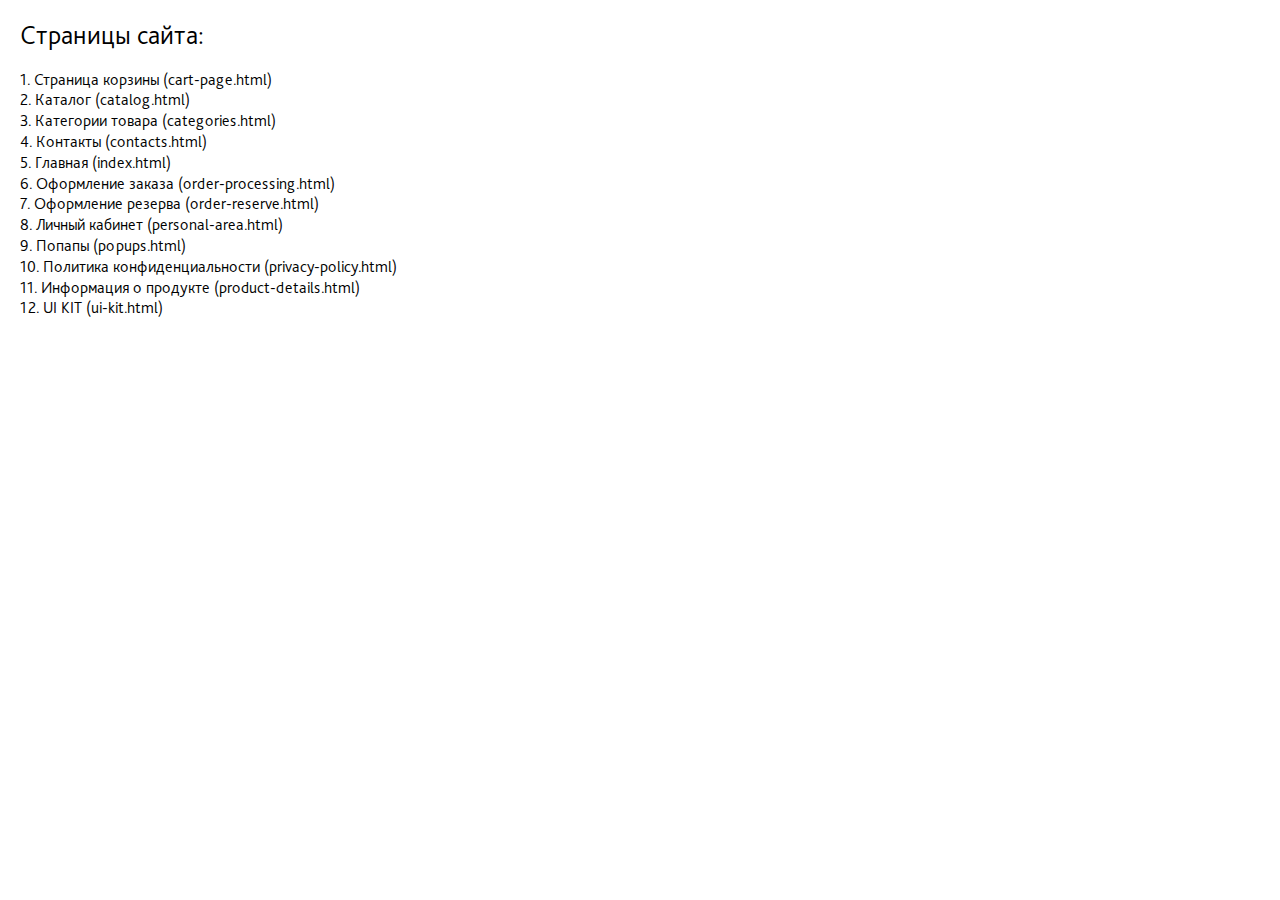
<file: list-pages.html>
<!doctype html>
<html>

	<head>
		<title>Список страниц</title>
		<style>
			.body-list-pages {
				padding: 20px
			}

			.h1 {
				font-size: 26px;
				margin-bottom: 20px;
				color: #000
			}

			.link {
				font-size: 16px;
				line-height: 1.3;
				text-decoration: none;
				color: #000
			}

			.link:hover {
				color: #00000080
			}
		</style>
		<link href="/css/app.css" rel="stylesheet">
	</head>

	<body class="body-list-pages">
		<h1 class="h1">Страницы сайта:</h1><a class="link" href="./cart-page.html" target="_blank" title="cart-page" accesskey="1">1. Страница корзины (cart-page.html)<br></a><a class="link" href="./catalog.html" target="_blank" title="catalog" accesskey="2">2. Каталог (catalog.html)<br></a><a class="link" href="./categories.html" target="_blank" title="categories" accesskey="3">3. Категории товара (categories.html)<br></a><a class="link" href="./contacts.html" target="_blank" title="contacts" accesskey="4">4. Контакты (contacts.html)<br></a><a class="link" href="./index.html" target="_blank" title="index" accesskey="5">5. Главная (index.html)<br></a><a class="link" href="./order-processing.html" target="_blank" title="order-processing" accesskey="6">6. Оформление заказа (order-processing.html)<br></a><a class="link" href="./order-reserve.html" target="_blank" title="order-reserve" accesskey="7">7. Оформление резерва (order-reserve.html)<br></a><a class="link" href="./personal-area.html" target="_blank" title="personal-area" accesskey="8">8. Личный кабинет (personal-area.html)<br></a><a class="link" href="./popups.html" target="_blank" title="popups" accesskey="9">9. Попапы (popups.html)<br></a><a class="link" href="./privacy-policy.html" target="_blank" title="privacy-policy" accesskey="10">10. Политика конфиденциальности (privacy-policy.html)<br></a><a class="link" href="./product-details.html" target="_blank" title="product-details" accesskey="11">11. Информация о продукте (product-details.html)<br></a><a class="link" href="./ui-kit.html" target="_blank" title="ui-kit" accesskey="12">12. UI KIT (ui-kit.html)<br></a>
		<script defer="defer" src="/js/app.js"></script>
	</body>

</html>
</file>
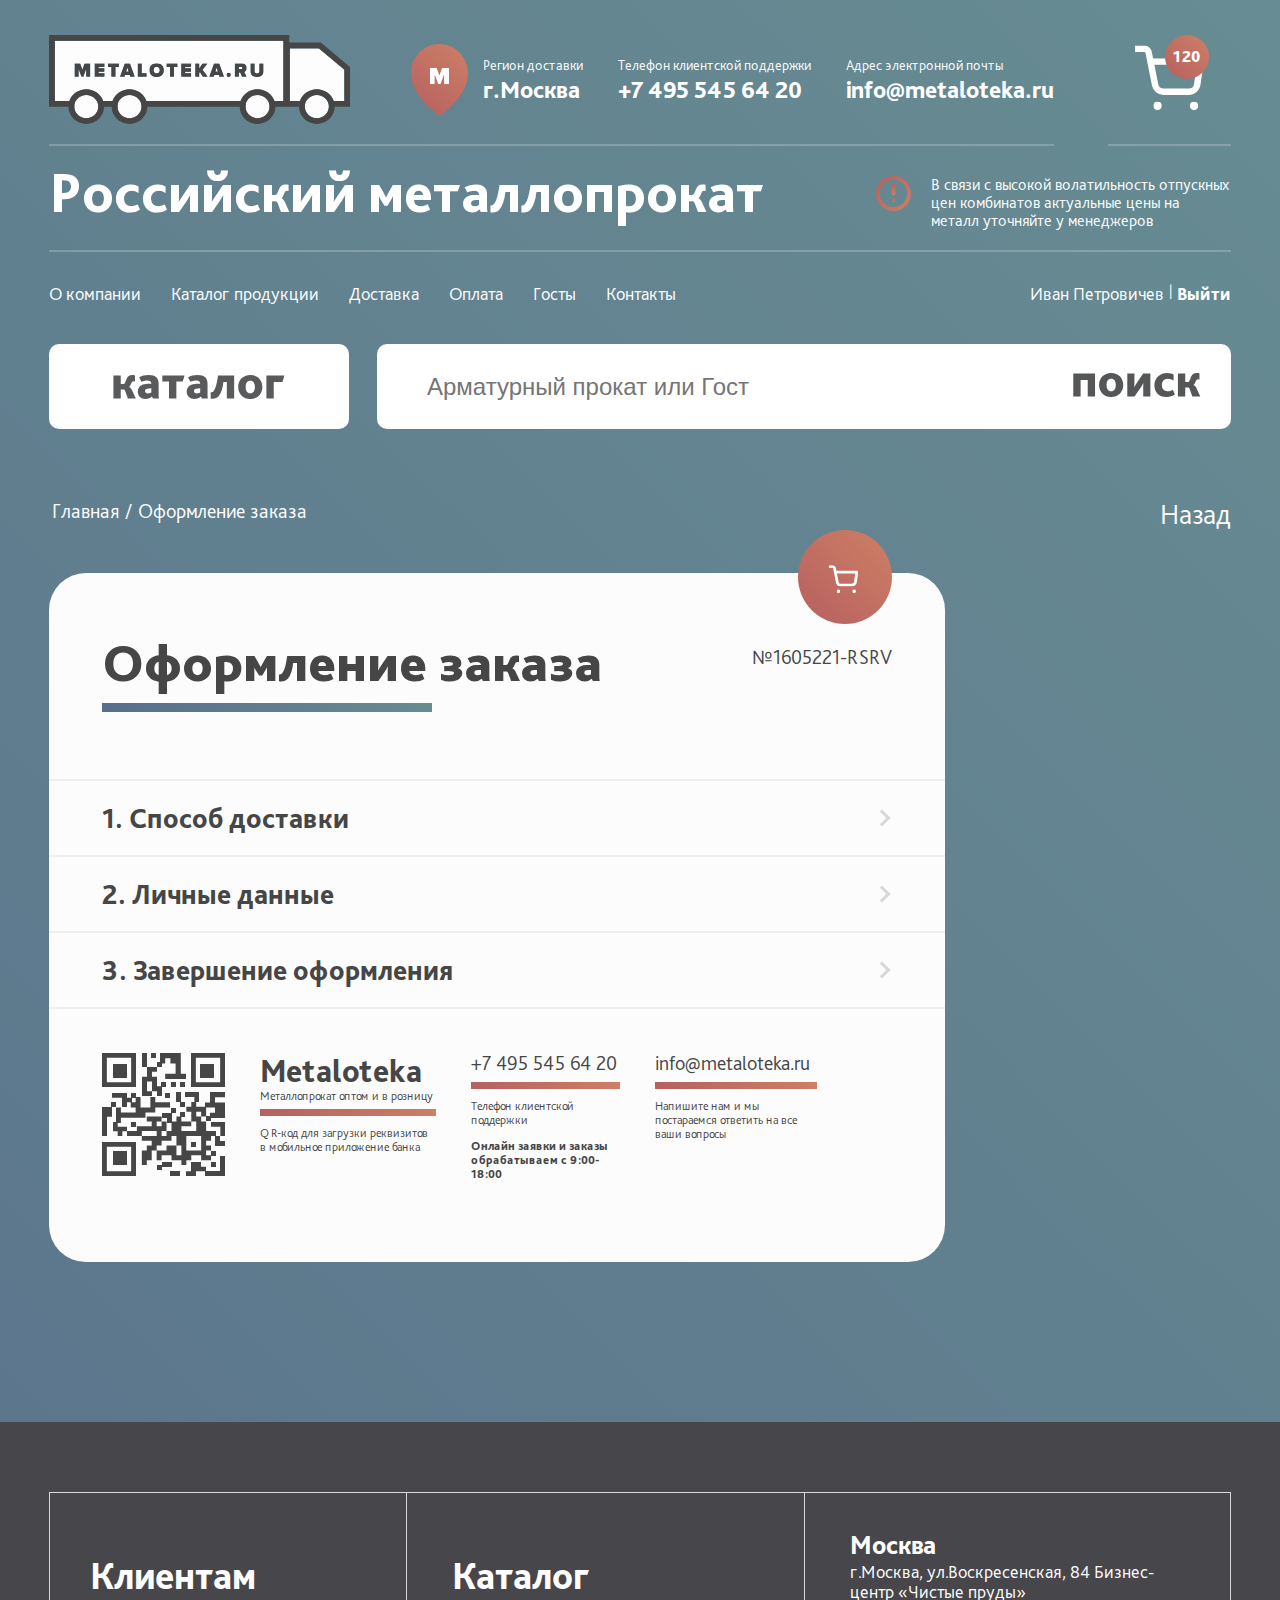
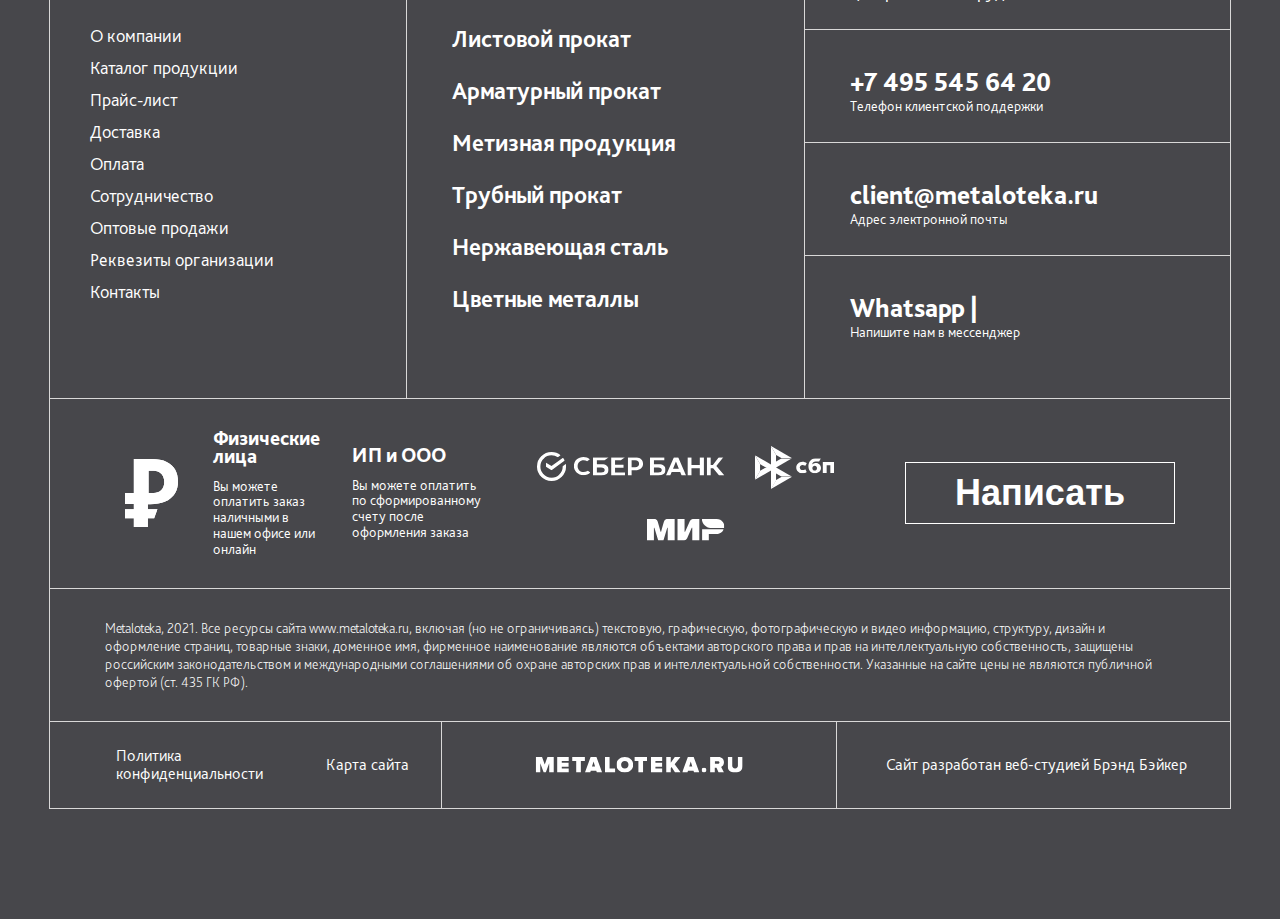
<file: order-processing.html>
<!doctype html>
<html lang="ru">

	<head>
		<meta charset="UTF-8" />
		<meta name="viewport" content="width=device-width,user-scalable=no,initial-scale=1,maximum-scale=1,minimum-scale=1" />
		<meta http-equiv="X-UA-Compatible" content="ie=edge" />
		<meta name="theme-color" content="#678c92" />
		<title>Оформление заказа</title>
		<link href="/css/app.css" rel="stylesheet">
	</head>

	<body class="body">
		<header class="header">
			<div class="container">
				<div class="row justify-content-between align-items-xl-center">
					<div class="header__connection">
						<div class="header__line"></div><img class="header__logo" src="/images/logo.svg" alt="логотип metaloteka" />
						<div class="header__line"></div>
						<div class="contact-header ml-lg-60"><img class="contact-header__icon" src="/images/icon-pin-map.svg" alt="icon" /><span class="text contact-header__text">Регион доставки</span><span class="contact-header__contact">г.Москва</span></div>
						<div class="contact-header ml-lg-20"><span class="text contact-header__text">Телефон клиентской поддержки</span><a class="contact-header__contact" href="tel:+74955456420">+7 495 545 64 20</a></div>
						<div class="contact-header ml-lg-20"><span class="text contact-header__text">Адрес электронной почты</span><a class="contact-header__contact" href="mailto:info@metaloteka.ru">info@metaloteka.ru</a></div>
					</div>
					<div class="header__shipped"><span class="header__number-shipped">245 т</span>
						<div class="header__divider-shipped"></div><span class="text">отгружено за неделю</span>
					</div>
					<div class="header__wrap-basket"><a class="header__basket header__basket_full" href="#">
							<div class="header__basket-num">120</div>
							<div class="header__basket-icon"><svg width="69" height="65" viewBox="0 0 69 65" xmlns="http://www.w3.org/2000/svg">
									<defs>
										<clipPath id="dl3q6myura">
											<path d="M4500 0v5500H0V0h4500z" />
										</clipPath>
										<clipPath id="a5dmji0u5b">
											<path d="M9.36 0a7.516 7.516 0 0 1 7.375 6.05l1.363 6.846h47.384a3.24 3.24 0 0 1 2.457 1.1c.62.71.897 1.654.763 2.586l-3.22 22.706c-.859 5.83-5.858 10.15-11.745 10.146H28.51a11.81 11.81 0 0 1-11.56-9.512L10.432 7.308a1.073 1.073 0 0 0-1.074-.86H0V0zm52.407 19.344h-42.38l3.865 19.343a5.37 5.37 0 0 0 5.259 4.299h25.163a5.37 5.37 0 0 0 5.367-4.61l2.726-19.032z" />
										</clipPath>
										<clipPath id="hx4p2o3vkc">
											<path d="M8.588 4.298c0 5.73-8.588 5.73-8.588 0s8.588-5.73 8.588 0z" />
										</clipPath>
									</defs>
									<g fill="currentColor" clip-path="url(#dl3q6myura)" transform="translate(-2284 -595)">
										<g>
											<g clip-path="url(#a5dmji0u5b)" transform="translate(2284 595.522)">
												<path d="M0 0h68.735v49.434H0V0z" />
											</g>
											<g clip-path="url(#hx4p2o3vkc)" transform="translate(2338.747 651.405)">
												<path d="M0 0h8.588v8.595H0V0z" />
											</g>
											<g clip-path="url(#hx4p2o3vkc)" transform="translate(2302.25 651.405)">
												<path d="M0 0h8.588v8.595H0V0z" />
											</g>
										</g>
									</g>
								</svg></div>
						</a></div>
				</div>
				<div class="contact-header-warning">
					<p class="contact-header-warning__title">Российский металлопрокат</p>
					<div class="contact-header-warning__line"></div>
					<div class="contact-header-warning__right"><img class="contact-header-warning__img" src="/images/icon-warning.svg" alt="icon" />
						<p class="contact-header-warning__warning">В связи с высокой волатильность отпускных цен комбинатов актуальные цены на металл уточняйте у менеджеров</p>
					</div>
					<div class="contact-header-warning__line"></div>
				</div>
				<div class="header__nav">
					<div class="row">
						<div class="header__nav-link"><a class="header__link" href="#">О компании</a><a class="header__link" href="/catalog.html">Каталог продукции</a><a class="header__link" href="#">Доставка</a><a class="header__link" href="/cart-page.html">Оплата</a><a class="header__link" href="#">Госты</a><a class="header__link" href="/contacts.html">Контакты</a></div>
						<div class="header__date">
							<div class="header__name">Иван Петровичев</div><span class="header__stick">|</span><a class="header__exit" href="#" data-popup-open="authorization">Выйти</a>
						</div>
					</div>
				</div>
				<div class="row justify-content-between noWrap"><button class="header__catalog"><svg width="172" height="24" viewBox="0 0 172 24" xmlns="http://www.w3.org/2000/svg">
							<g fill="#555657" fill-rule="nonzero" opacity=".978">
								<path d="M.42 23.515h7.334v-8.97h2.962c.632 0 1.166.63 1.652 1.94l2.476 7.03h7.965l-4.128-8.921c-.631-1.358-1.505-2.133-2.574-2.57v-.097c1.506-1.018 1.749-3.588 2.866-4.945.388-.437.874-.679 1.554-.679a4.36 4.36 0 0 1 1.457.242V.388C21.207.097 19.847 0 19.118 0c-2.185 0-3.545.776-4.468 1.94-2.088 2.666-1.991 7.127-4.614 7.127H7.754V.582H.42v22.933zM40.002 23.515h6.022c-.389-1.26-.389-3.103-.389-4.509V8.727C45.635 3.152 42.721 0 35.631 0c-3.643 0-6.751.873-9.47 2.23l2.282 4.606c1.651-.872 3.885-1.406 5.828-1.406 2.477 0 4.03.873 4.03 3.006v.243l-3.642.145c-2.33.097-4.42.534-6.07 1.406-2.38 1.26-3.837 3.152-3.837 6.255 0 4.412 3.302 7.515 7.819 7.515 2.865 0 4.857-1.067 6.41-2.424l1.02 1.94zm-1.7-10.23v4.267c-.534.339-1.749.824-3.351.824-1.749 0-2.866-.776-2.866-2.376 0-.97.34-1.552 1.02-1.988.632-.388 1.554-.582 2.72-.63l2.477-.097zM56.028 23.515h7.334V6.594h6.362L71.569.582H49.326v6.012h6.702zM88.907 23.515h6.022c-.388-1.26-.388-3.103-.388-4.509V8.727C94.54 3.152 91.627 0 84.536 0c-3.642 0-6.75.873-9.47 2.23l2.283 4.606c1.65-.872 3.885-1.406 5.828-1.406 2.476 0 4.03.873 4.03 3.006v.243l-3.642.145c-2.331.097-4.42.534-6.07 1.406-2.38 1.26-3.837 3.152-3.837 6.255 0 4.412 3.302 7.515 7.819 7.515 2.865 0 4.856-1.067 6.41-2.424l1.02 1.94zm-1.7-10.23v4.267c-.534.339-1.748.824-3.35.824-1.749 0-2.866-.776-2.866-2.376 0-.97.34-1.552 1.02-1.988.631-.388 1.554-.582 2.72-.63l2.476-.097zM99.446 23.855c2.817 0 4.808-.97 6.314-2.764 2.428-2.86 3.933-7.855 4.662-14.06h3.4v16.484h7.333V.582H105.03c-1.02 8-2.622 13.285-4.274 15.515-.631.873-1.36 1.26-2.234 1.26-.097 0-.485 0-.825-.096v6.4c.582.145 1.31.194 1.748.194zM137.279 24c7.139 0 12.093-5.042 12.093-12.024C149.372 4.994 144.418 0 137.279 0c-7.14 0-12.093 4.994-12.093 11.976 0 6.982 4.954 12.024 12.093 12.024zm0-5.77c-3.254 0-4.614-2.715-4.614-6.254 0-3.54 1.36-6.206 4.614-6.206 3.254 0 4.613 2.666 4.613 6.206 0 3.54-1.36 6.254-4.613 6.254zM153.403 23.515h7.333V7.03h8.693L171.42.582h-18.017z" />
							</g>
						</svg></button>
					<div class="header__right"><input class="header__search" placeholder="Арматурный прокат или Гост" /><button class="header__button-search"><svg width="128" height="24" viewBox="0 0 128 24" xmlns="http://www.w3.org/2000/svg">
								<g fill="#555657" fill-rule="nonzero">
									<path d="M.291 23.515h7.333V7.03h7.091v16.485h7.334V.582H.29zM38.172 24c7.14 0 12.093-5.042 12.093-12.024C50.265 4.994 45.312 0 38.172 0 31.033 0 26.08 4.994 26.08 11.976 26.08 18.958 31.033 24 38.172 24zm0-5.77c-3.254 0-4.613-2.715-4.613-6.254 0-3.54 1.36-6.206 4.613-6.206 3.254 0 4.614 2.666 4.614 6.206 0 3.54-1.36 6.254-4.614 6.254zM54.296 23.515h7.188l5.925-8.582c1.263-1.842 2.477-3.927 2.914-4.751h.146c-.146 1.26-.243 3.248-.243 5.14v8.193h7.14V.582h-7.189l-5.925 8.582c-1.262 1.842-2.477 3.927-2.914 4.751h-.145c.145-1.26.243-3.248.243-5.14V.583h-7.14v22.933zM93.538 24c3.35 0 6.41-.97 8.353-2.376l-2.04-4.945c-1.748.97-3.302 1.551-5.245 1.551-3.448 0-5.73-2.133-5.73-6.109 0-3.54 2.185-6.351 6.021-6.351 2.234 0 3.983.678 5.683 1.988V1.697C99.414.921 97.326 0 94.023 0 87.37 0 81.396 4.752 81.396 12.17c0 6.788 4.371 11.83 12.142 11.83zM104.902 23.515h7.334v-8.97h2.962c.631 0 1.166.63 1.651 1.94l2.477 7.03h7.965l-4.128-8.921c-.632-1.358-1.506-2.133-2.574-2.57v-.097c1.505-1.018 1.748-3.588 2.865-4.945.389-.437.874-.679 1.554-.679a4.36 4.36 0 0 1 1.457.242V.388C125.688.097 124.328 0 123.6 0c-2.186 0-3.545.776-4.468 1.94-2.088 2.666-1.991 7.127-4.614 7.127h-2.282V.582h-7.334v22.933z" />
								</g>
							</svg></button></div>
				</div>
			</div>
		</header>
		<main class="main">
			<section class="section-breadcrumbs">
				<div class="container">
					<div class="section-breadcrumbs__inner"><a class="section-breadcrumbs__link" href="/">Главная</a><span class="section-breadcrumbs__link">/</span><span class="section-breadcrumbs__link">Оформление заказа</span></div><a class="section-breadcrumbs__back" href="#">Назад</a>
				</div>
			</section>
			<section class="section-order-reserve section-order-reserve_processing block-layout">
				<div class="container">
					<div class="row rg-30 align-items-start">
						<div class="block-layout__left">
							<div class="section-order-reserve__icon"><svg width="69" height="65" viewBox="0 0 69 65" xmlns="http://www.w3.org/2000/svg">
									<defs>
										<clipPath id="dl3q6myura">
											<path d="M4500 0v5500H0V0h4500z" />
										</clipPath>
										<clipPath id="a5dmji0u5b">
											<path d="M9.36 0a7.516 7.516 0 0 1 7.375 6.05l1.363 6.846h47.384a3.24 3.24 0 0 1 2.457 1.1c.62.71.897 1.654.763 2.586l-3.22 22.706c-.859 5.83-5.858 10.15-11.745 10.146H28.51a11.81 11.81 0 0 1-11.56-9.512L10.432 7.308a1.073 1.073 0 0 0-1.074-.86H0V0zm52.407 19.344h-42.38l3.865 19.343a5.37 5.37 0 0 0 5.259 4.299h25.163a5.37 5.37 0 0 0 5.367-4.61l2.726-19.032z" />
										</clipPath>
										<clipPath id="hx4p2o3vkc">
											<path d="M8.588 4.298c0 5.73-8.588 5.73-8.588 0s8.588-5.73 8.588 0z" />
										</clipPath>
									</defs>
									<g fill="currentColor" clip-path="url(#dl3q6myura)" transform="translate(-2284 -595)">
										<g>
											<g clip-path="url(#a5dmji0u5b)" transform="translate(2284 595.522)">
												<path d="M0 0h68.735v49.434H0V0z" />
											</g>
											<g clip-path="url(#hx4p2o3vkc)" transform="translate(2338.747 651.405)">
												<path d="M0 0h8.588v8.595H0V0z" />
											</g>
											<g clip-path="url(#hx4p2o3vkc)" transform="translate(2302.25 651.405)">
												<path d="M0 0h8.588v8.595H0V0z" />
											</g>
										</g>
									</g>
								</svg></div>
							<div class="section-order-reserve__top">
								<div class="section-order-reserve__title-inner">
									<p class="text text_fs-50 text_fs-xl-54 text_wet-asphalt text_fw-900 text_lh-1 section-order-reserve__title">Оформление заказа</p>
									<div class="section-order-reserve__line-big"></div>
								</div>
								<p class="text text_fs-20 text_wet-asphalt text_fw-300 text_lh-1-2 section-order-reserve__text-room">№1605221-RSRV</p>
							</div>
							<div class="section-order-reserve__line-small"></div>
							<div class="accordion">
								<div class="accordion__title">1. Способ доставки</div>
								<div class="accordion__body">
									<p class="text text_wet-asphalt-80 text_fw-500 text_lh-1-29 section-order-reserve__text-info-period-days">Выберите удобный для вас способ доставки</p>
									<div>
										<div class="tabs tabs_button">
											<div class="tabs__buttons"><button class="tabs__button js-active" data-tab-button="11">Самовывоз</button><button class="tabs__button" data-tab-button="12">Доставка</button></div>
											<div class="tabs__body">
												<div class="tabs__content" data-tab-content="12">
													<form class="section-order-reserve__form-processing mb-20"><label class="section-order-reserve__field-item section-order-reserve__field-item_field-acc"><input required="required" /><span>Адрес доставки</span><a class="section-order-reserve__carta">указать на карте</a></label><label class="section-order-reserve__field-item section-order-reserve__field-item_field-m"><input required="required" /><span>Контактное лицо</span></label></form>
													<div class="section-order-reserve__items mb-35">
														<div class="section-order-reserve__item">
															<div class="section-order-reserve__item-title">Газель 1.5т, 6м</div>
															<div class="section-order-reserve__item-text">1 машина, максимальная грузоподьемность 1,5 тонны, максимальная длинна изделий до 6 метров</div>
															<div class="section-order-reserve__item-sum">16 200 /р.</div><button class="section-order-reserve__item-add section-order-reserve__item-add_active">Выбрано</button>
														</div>
														<div class="section-order-reserve__item">
															<div class="section-order-reserve__item-title">Борт 5т, 5м</div>
															<div class="section-order-reserve__item-text">1 машина, максимальная грузоподьемность 1,5 тонны, максимальная длинна изделий до 6 метров</div>
															<div class="section-order-reserve__item-sum">21 648 /р.</div><button class="section-order-reserve__item-add">Выбрать</button>
														</div>
														<div class="section-order-reserve__item">
															<div class="section-order-reserve__item-title">Длинномер 10т, 10м</div>
															<div class="section-order-reserve__item-text">1 машина, максимальная грузоподьемность 1,5 тонны, максимальная длинна изделий до 10 метров</div>
															<div class="section-order-reserve__item-sum">32 400 /р.</div><button class="section-order-reserve__item-add">Выбрать</button>
														</div>
														<div class="section-order-reserve__item">
															<div class="section-order-reserve__item-title">Длинномер 20т, 10м</div>
															<div class="section-order-reserve__item-text">1 машина, максимальная грузоподьемность 1,5 тонны, максимальная длинна изделий до 10 метров</div>
															<div class="section-order-reserve__item-sum">32 400 /р.</div><button class="section-order-reserve__item-add">Выбрать</button>
														</div>
													</div>
													<div class="section-order-reserve__item-btn">Добавить в заказ</div>
													<div class="section-order-reserve__warning mb-40">
														<div class="section-order-reserve__warning"><img class="section-order-reserve__warning-img" src="/images/icon-warning.svg" alt="Warning" />
															<p class="text text_big text_wet-asphalt text_fw-300 text_lh-1 section-order-reserve__text-warning">Заранее согласовывайте время самовывоза с менеджером</p>
														</div>
														<div class="section-order-reserve__warning"><img class="section-order-reserve__warning-img" src="/images/icon-warning.svg" alt="Warning" />
															<p class="text text_big text_wet-asphalt text_fw-300 text_lh-1 section-order-reserve__text-warning">Самовывоз осуществляется собственными силами</p>
														</div>
														<div class="section-order-reserve__warning"><img class="section-order-reserve__warning-img" src="/images/icon-warning.svg" alt="Warning" />
															<p class="text text_big text_wet-asphalt text_fw-300 text_lh-1 section-order-reserve__text-warning">На манипуляторы с «Катюшей» погрузка не осуществляется</p>
														</div>
													</div>
												</div>
												<div class="tabs__content js-active" data-tab-content="11">
													<form class="section-order-reserve__form-processing mb-40"><label class="section-order-reserve__field-item section-order-reserve__field-item_field-acc"><input required="required" /><span>Адрес склада</span></label></form>
												</div>
											</div>
										</div>
										<p class="text text_fs-18 text_wet-asphalt text_fw-800 text_lh-1-1 section-order-reserve__reserve-condition-title">Условия доставки</p>
										<p class="text text_fs-10 text_wet-asphalt-70 text_fw-300 text_lh-1-4 section-order-reserve__reserve-condition-text">Резерв товаров из вашего списка товаров на складе сроком на 14 суток. Приобретая услугу Вы соглашаетесь с тем, что стоимость товара на момент окончания срока резерва может изменится. По окончанию срока резерва товара на складе мы не гарантируем его последующее наличие. Цены не являются публичной офертой, содержит ориентировочный уровень цен. Окончательную цену (и уровень скидок) - оговаривайте с менеджером. Приобретая услугу Вы соглашаетесь с тем, что стоимость товара на момент окончания срока резерва может изменится. Резерв товаров из вашего списка товаров на складе сроком на 14 суток. Приобретая услугу Вы соглашаетесь с тем, что стоимость товара на момент окончания срока резерва может изменится. По окончанию срока резерва товара на складе мы не гарантируем его последующее наличие.</p>
									</div>
								</div>
							</div>
							<div class="section-order-reserve__line-small"></div>
							<div class="accordion">
								<div class="accordion__title">2. Личные данные</div>
								<div class="accordion__body"><button class="section-order-reserve__accordion-btn">Войти</button>
									<p class="text text_wet-asphalt-80 text_fw-300 text_lh-1-29 section-order-reserve__info-way">Заполните данные для оформления заказа</p>
									<div class="tabs tabs_button-dev">
										<div class="tabs__buttons"><button class="tabs__button js-active" data-tab-button="1">Юрид. лицо</button><button class="tabs__button" data-tab-button="2">Физ. лицо</button></div>
										<p class="section-order-reserve__text-checkout">Выберите юридическое лицо, если заказ будет оформляться на ИП или ООО</p>
										<div class="tabs__body">
											<div class="tabs__content js-active" data-tab-content="1">
												<p class="text text_wet-asphalt-80 text_fw-300 text_lh-1-14 section-order-reserve__text-data-registration">Выберите юридическое лицо, если заказ будет оформляться на ИП или ООО</p>
												<form class="section-order-reserve__form"><label class="section-order-reserve__field-item section-order-reserve__field-item_field-m"><input class="section-order-reserve__item-inn" required="required" /><span>ИНН*</span></label><label class="section-order-reserve__field-item section-order-reserve__field-item_field-m"><input required="required" /><span>Название компании</span></label><label class="section-order-reserve__field-item section-order-reserve__field-item_field-s"><input required="required" /><span>Имя*</span></label><label class="section-order-reserve__field-item section-order-reserve__field-item_field-s"><input required="required" /><span>Фамилия*</span></label><label class="section-order-reserve__field-item section-order-reserve__field-item_field-s"><input required="required" /><span>Моб. телефон*</span></label><label class="section-order-reserve__field-item section-order-reserve__field-item_field-x"><input required="required" /><span>Адрес доставки</span></label><label class="section-order-reserve__field-item section-order-reserve__field-item_field-s"><input required="required" /><span>E-mail</span></label><label class="section-order-reserve__field-item section-order-reserve__field-item_field-t"><textarea required="required"></textarea><span>Комментарий к заказу</span></label></form>
												<div class="section-order-reserve__item-btn">Сохранить</div>
												<p class="text text_fs-18 text_wet-asphalt text_fw-800 text_lh-1-1 section-order-reserve__reserve-condition-title">Конфеденциальность личных данных</p>
												<p class="text text_fs-10 text_wet-asphalt-70 text_fw-300 text_lh-1-4 section-order-reserve__reserve-condition-text">Резерв товаров из вашего списка товаров на складе сроком на 14 суток. Приобретая услугу Вы соглашаетесь с тем, что стоимость товара на момент окончания срока резерва может изменится. По окончанию срока резерва товара на складе мы не гарантируем его последующее наличие. Цены не являются публичной офертой, содержит ориентировочный уровень цен. Окончательную цену (и уровень скидок) - оговаривайте с менеджером. Приобретая услугу Вы соглашаетесь с тем, что стоимость товара на момент окончания срока резерва может изменится. Резерв товаров из вашего списка товаров на складе сроком на 14 суток. Приобретая услугу Вы соглашаетесь с тем, что стоимость товара на момент окончания срока резерва может изменится. По окончанию срока резерва товара на складе мы не гарантируем его последующее наличие.</p>
											</div>
											<div class="tabs__content" data-tab-content="2">
												<p class="text text_wet-asphalt-80 text_fw-300 text_lh-1-14 section-order-reserve__text-data-registration">Выберите физическое лицо, если заказ будет оформляться на частное лицо</p>
												<form class="section-order-reserve__form"><label class="section-order-reserve__field-item section-order-reserve__field-item_field-s"><input required="required" /><span>Имя*</span></label><label class="section-order-reserve__field-item section-order-reserve__field-item_field-s"><input required="required" /><span>Фамилия*</span></label><label class="section-order-reserve__field-item section-order-reserve__field-item_field-s"><input required="required" /><span>Моб. телефон*</span></label><label class="section-order-reserve__field-item section-order-reserve__field-item_field-x"><input required="required" /><span>Адрес доставки</span></label><label class="section-order-reserve__field-item section-order-reserve__field-item_field-s"><input required="required" /><span>E-mail</span></label><label class="section-order-reserve__field-item section-order-reserve__field-item_field-t"><textarea required="required"></textarea><span>Комментарий к заказу</span></label></form>
												<div class="section-order-reserve__item-btn">Сохранить</div>
												<p class="text text_fs-18 text_wet-asphalt text_fw-800 text_lh-1-1 section-order-reserve__reserve-condition-title">Конфеденциальность личных данных</p>
												<p class="text text_fs-10 text_wet-asphalt-70 text_fw-300 text_lh-1-4 section-order-reserve__reserve-condition-text">Резерв товаров из вашего списка товаров на складе сроком на 14 суток. Приобретая услугу Вы соглашаетесь с тем, что стоимость товара на момент окончания срока резерва может изменится. По окончанию срока резерва товара на складе мы не гарантируем его последующее наличие. Цены не являются публичной офертой, содержит ориентировочный уровень цен. Окончательную цену (и уровень скидок) - оговаривайте с менеджером. Приобретая услугу Вы соглашаетесь с тем, что стоимость товара на момент окончания срока резерва может изменится. Резерв товаров из вашего списка товаров на складе сроком на 14 суток. Приобретая услугу Вы соглашаетесь с тем, что стоимость товара на момент окончания срока резерва может изменится. По окончанию срока резерва товара на складе мы не гарантируем его последующее наличие.</p>
											</div>
										</div>
									</div>
								</div>
							</div>
							<div class="section-order-reserve__line-small"></div>
							<div class="accordion">
								<div class="accordion__title">3. Завершение оформления</div>
								<div class="accordion__body">
									<div class="section-order-reserve__info-way">Заполните данные для оформления заказа</div>
									<div class="section-order-reserve__сompletion-reserve">
										<div class="section-order-reserve__сompletion-reserve-room">Заказ №210522/1-MT</div>
										<div class="section-order-reserve__сompletion-reserve-name">ИП Петров Иван</div>
									</div>
									<div class="section-order-reserve__line-сompletion"></div>
									<div class="accordion accordion_fz-25">
										<div class="accordion__title">Состав заказа</div>
										<div class="accordion__body">
											<div class="section-order-reserve__order-list">
												<div class="section-order-reserve__order-list-name">Круг алюминиевый 1,5 мм АМГ6</div>
												<div class="section-order-reserve__order-list-thickness">1,5</div>
												<div class="section-order-reserve__order-list-size">3000</div>
												<div class="section-order-reserve__order-list-weight">1,558 т.</div>
												<div class="section-order-reserve__order-list-sum">3 472 549 / р.</div>
											</div>
											<div class="section-order-reserve__line-order-list"></div>
											<div class="section-order-reserve__order-list">
												<div class="section-order-reserve__order-list-name">Круг алюминиевый 1,5 мм АМГ6</div>
												<div class="section-order-reserve__order-list-thickness">1,5</div>
												<div class="section-order-reserve__order-list-size">3000</div>
												<div class="section-order-reserve__order-list-weight">0,958 т.</div>
												<div class="section-order-reserve__order-list-sum">2 472 549 / р.</div>
											</div>
											<div class="section-order-reserve__line-order-list"></div>
											<div class="section-order-reserve__order-list">
												<div class="section-order-reserve__order-list-name">Круг алюминиевый 2 мм АМГ6</div>
												<div class="section-order-reserve__order-list-thickness">2</div>
												<div class="section-order-reserve__order-list-size">3000</div>
												<div class="section-order-reserve__order-list-weight">0,200 т.</div>
												<div class="section-order-reserve__order-list-sum">500 549 / р.</div>
											</div>
											<div class="section-order-reserve__line-order-list"></div>
											<div class="section-order-reserve__order-list">
												<div class="section-order-reserve__order-list-name">Круг алюминиевый 6 мм АМГ6</div>
												<div class="section-order-reserve__order-list-thickness">6</div>
												<div class="section-order-reserve__order-list-size">3000</div>
												<div class="section-order-reserve__order-list-weight">2,200 т. / 320 м</div>
												<div class="section-order-reserve__order-list-sum">50 549 / р.</div>
											</div>
											<div class="section-order-reserve__line-order-list"></div>
											<div class="section-order-reserve__order-list">
												<div class="section-order-reserve__order-list-name">Круг алюминиевый 8 мм АМГ6</div>
												<div class="section-order-reserve__order-list-thickness">8</div>
												<div class="section-order-reserve__order-list-size">3000</div>
												<div class="section-order-reserve__order-list-weight">0,065 т.</div>
												<div class="section-order-reserve__order-list-sum">18 549 / р.</div>
											</div>
											<div class="section-order-reserve__line-order-list"></div>
											<div class="section-order-reserve__order-list">
												<div class="section-order-reserve__order-list-name">Просечно-вытяжной лист, 16 мм (изготавливается по технологии горячекатного листа)</div>
												<div class="section-order-reserve__order-list-thickness">10</div>
												<div class="section-order-reserve__order-list-size">1500 x 600</div>
												<div class="section-order-reserve__order-list-weight">1,200 т.</div>
												<div class="section-order-reserve__order-list-sum">32 549 / р.</div>
											</div>
											<div class="section-order-reserve__line-order-list"></div>
											<div class="section-order-reserve__order-list">
												<div class="section-order-reserve__order-list-name">Доставка (Борт 10т, 10м, зона МКАД)</div>
												<div class="section-order-reserve__order-list-thickness"></div>
												<div class="section-order-reserve__order-list-size"></div>
												<div class="section-order-reserve__order-list-weight">2 шт.</div>
												<div class="section-order-reserve__order-list-sum">32 549 / р.</div>
											</div>
											<div class="section-order-reserve__line-order-list"></div>
										</div>
									</div>
									<div class="section-order-reserve__call">
										<div class="section-order-reserve__summ section-order-reserve__summ_left">
											<p class="section-order-reserve__total">Итого:</p>
											<div class="section-order-reserve__total section-order-reserve__total_summ">
												<p class="section-order-reserve__number section-order-reserve__number_underline">6 233 944</p>
												<p class="section-order-reserve__rub">р.</p>
											</div>
											<p class="section-order-reserve__total section-order-reserve__total_days">≈ 4,548 т</p>
										</div>
										<div class="section-order-reserve__summ section-order-reserve__summ_center">
											<p class="section-order-reserve__total section-order-reserve__total_bold">Всего наимнований (7) на сумму 6 233 944 руб.(в том числе НДС 20%)</p>
											<p class="section-order-reserve__total section-order-reserve__total_small">Сто пятьдесят восемь миллионов двести тридцать три тысячи девятьсот сорок четыре руб. 00 копеек</p>
										</div>
										<div class="section-order-reserve__summ section-order-reserve__summ_right">
											<div class="section-order-reserve__warning-text">Копия документов на оплату отправлена на вашу электронную почту. В течении ближайшего времени с вами свяжеться менеджер, чтобы обсудить делали заказа.</div>
											<div class="section-order-reserve__pdf-inner"><a class="section-order-reserve__pdf-text">Бланк заказа PDF</a>
												<div class="section-order-reserve__active-until-text">(действителен до 21.05.2022)</div>
											</div>
										</div>
										<div class="section-order-reserve__warning section-order-reserve__warning_mobile"><img class="section-order-reserve__warning-img" src="/images/icon-warning.svg" alt="Warning" />
											<p class="section-order-reserve__warning-text">В заказе указан теоретический вес металла. Фактические объем и сумма могут быть незначительно скорректированы в соответствии с реальным весом отгрузки</p>
										</div>
									</div><button class="section-order-reserve__btn-cart section-order-reserve__btn-cart_reserve-completion">Завершить оформление</button>
									<div class="section-order-reserve__txt-onclick section-order-reserve__txt-onclick_mobile">Нажимая вы соглашаетесь с условиями и политикой конфеденциальности</div>
								</div>
							</div>
							<div class="section-order-reserve__line-small section-order-reserve__line-small_none"></div>
							<div class="section-order-reserve__footer cg-35"><img class="section-order-reserve__qr" src="/images/icon-qr.svg" />
								<div class="contact-information-footer">
									<div class="contact-information-footer__name"><span class="contact-information-footer__title">Metaloteka</span>
										<div class="contact-information-footer__sub-title">Металлопрокат оптом и в розницу</div>
										<p class="contact-information-footer__text">QR-код для загрузки реквизитов в мобильное приложение банка</p>
									</div>
								</div>
								<div class="contact-information-footer">
									<div class="contact-information-footer__name"><a class="contact-information-footer__link" href="tel:+74955456420">+7 495 545 64 20</a>
										<p class="contact-information-footer__text">Телефон клиентской поддержки</p>
										<p class="contact-information-footer__text contact-information-footer__text_bold">Онлайн заявки и заказы обрабатываем с 9:00-18:00</p>
									</div>
								</div>
								<div class="contact-information-footer">
									<div class="contact-information-footer__name"><a class="contact-information-footer__link" href="mailto:info@metaloteka.ru">info@metaloteka.ru</a>
										<p class="contact-information-footer__text">Напишите нам и мы постараемся ответить на все ваши вопросы</p>
									</div>
								</div>
							</div>
						</div>
						<div class="block-layout__right">
							<div class="section-order-reserve__order section-order-reserve__order_col">
								<div class="section-order-reserve__number-right">Завершите оформление</div>
								<div class="section-order-reserve__text-right">Завершите оформление, выбрав варианты резерва, заполнив контакты и выбрав способ оплаты (онлайн/счет/в офисе)</div>
								<div class="section-order-reserve__room-right">ИП Петров Иван</div>
							</div>
							<div class="section-order-reserve__line-right-small section-order-reserve__line-right-small_fat"></div>
							<div class="section-order-reserve__call section-order-reserve__call_col">
								<div class="section-order-reserve__summ section-order-reserve__summ_top">
									<p class="section-order-reserve__total">Итого:</p>
									<div class="section-order-reserve__total section-order-reserve__total_summ">
										<p class="section-order-reserve__number section-order-reserve__number_summ">6 233 944</p>
										<p class="section-order-reserve__rub section-order-reserve__rub_fs-38">р.</p>
									</div>
									<p class="section-order-reserve__total section-order-reserve__total_days">≈ 4,548 т</p>
								</div>
								<div class="section-order-reserve__summ section-order-reserve__summ_center">
									<p class="section-order-reserve__total section-order-reserve__total_bold">Всего наимнований (7) на сумму 6 233 944 руб.(в том числе НДС 20%)</p>
									<p class="section-order-reserve__total section-order-reserve__total_small14px">Сто пятьдесят восемь миллионов двести тридцать три тысячи девятьсот сорок четыре руб. 00 копеек</p>
								</div>
							</div><button class="section-order-reserve__btn-cart section-order-reserve__btn-cart_order" disabled="disabled">Оформить заказ</button><button class="section-order-reserve__btn-cart section-order-reserve__btn-cart_reserve" disabled="disabled">Оформить заказ</button>
							<div class="section-order-reserve__txt-onclick">Нажимая вы соглашаетесь с условиями и политикой конфеденциальности</div>
						</div>
					</div>
				</div>
			</section>
		</main>
		<div class="bg-footer">
			<footer class="footer">
				<div class="container">
					<div class="footer__footer-top">
						<div class="footer__metaloteka-icons">
							<div class="footer__icons-font"><img class="footer__logo" src="/images/metaloteka-logo.svg" alt="логотип metaloteka" />
								<p class="footer__icon-subtitle">Металлопрокат оптом и в розницу</p>
							</div><a class="footer__metaloteka-logo" href="#"><img class="footer__metaloteka-logo_item" src="/images/logo.svg" alt="Logo" /></a>
							<div class="footer__social"><a class="footer__clients-item" href="#"><img class="footer__social-item" src="/images/logo-mail.svg" alt="Mail" /></a><a class="footer__clients-item" href="#"><img class="footer__social-item" src="/images/logo-vk.svg" alt="Vk" /></a><a class="footer__clients-item" href="#"><img class="footer__social-item" src="/images/logo-tg.svg" alt="Telegram" /></a></div>
						</div>
						<div class="footer__clients">
							<h2 class="footer__clients-title">Клиентам</h2><a class="footer__clients-item" href="#">О компании</a><a class="footer__clients-item" href="#">Каталог продукции</a><a class="footer__clients-item" href="#">Прайс-лист</a><a class="footer__clients-item" href="#">Доставка</a><a class="footer__clients-item" href="#">Оплата</a><a class="footer__clients-item" href="#">Сотрудничество</a><a class="footer__clients-item" href="#">Оптовые продажи</a><a class="footer__clients-item" href="#">Реквезиты организации</a><a class="footer__clients-item" href="/contacts.html">Контакты</a>
						</div>
						<div class="footer__catalog">
							<h2 class="footer__catalog-title">Каталог</h2><a class="footer__catalog-item" href="#">Листовой прокат</a><a class="footer__catalog-item" href="#"> Арматурный прокат</a><a class="footer__catalog-item" href="#"> Метизная продукция</a><a class="footer__catalog-item" href="#"> Трубный прокат</a><a class="footer__catalog-item" href="#"> Нержавеющая сталь</a><a class="footer__catalog-item" href="#"> Цветные металлы</a>
						</div>
						<div class="footer__contacts">
							<div class="footer__address-wrapper">
								<p class="footer__subtitle" href="">Москва</p>
								<p class="footer__messenger-title">г.Москва, ул.Воскресенская, 84 Бизнес-центр «Чистые пруды»</p>
							</div>
							<div class="footer__address-wrapper"><a class="footer__subtitle" href="+74955456420">+7 495 545 64 20</a>
								<p class="footer__messenger-subtitle">Телефон клиентской поддержки</p>
							</div>
							<div class="footer__address-wrapper"><a class="footer__subtitle" href="client@metaloteka.ru">client@metaloteka.ru</a>
								<p class="footer__messenger-subtitle">Адрес электронной почты</p>
							</div>
							<div class="footer__address-wrapper">
								<p class="footer__subtitle" href="">Whatsapp |</p>
								<p class="footer__messenger-subtitle">Напишите нам в мессенджер</p>
							</div>
						</div>
					</div>
					<div class="footer__requesites">
						<div class="footer__requesites-info"><img class="footer__requesites-img" src="/images/icon-ruble.svg" alt="iconRuble" />
							<div class="footer__individuals"><span class="footer__title-individuals">Физические лица</span><span class="footer__subtitle-individuals">Вы можете оплатить заказ наличными в нашем офисе или онлайн</span></div>
							<div class="footer__legal-entities"><span class="footer__title-individuals">ИП и ООО</span><span class="footer__subtitle-individuals">Вы можете оплатить по сформированному счету после оформления заказа</span></div>
						</div>
						<div class="footer__bank-icons"><a class="footer__clients-item" href="#"><img class="footer__logo-bank" src="/images/logo-sberbank.svg" alt="logo-sberbank" /></a><a class="footer__clients-item" href="#"><img class="footer__logo-bank" src="/images/payment-logo-sbp.svg" alt="payment-logo-sbp" /></a><a class="footer__clients-item" href="#"><img class="footer__logo-bank" src="/images/logo-mirlogo.svg" alt="logo-mirlogo" /></a></div><button class="footer__button">Написать</button>
					</div>
					<div class="footer__info-metaloteka">Metaloteka, 2021. Все ресурсы сайта www.metaloteka.ru, включая (но не ограничиваясь) текстовую, графическую, фотографическую и видео информацию, структуру, дизайн и оформление страниц, товарные знаки, доменное имя, фирменное наименование являются объектами авторского права и прав на интеллектуальную собственность, защищены российским законодательством и международными соглашениями об охране авторских прав и интеллектуальной собственности. Указанные на сайте цены не являются публичной офертой (ст. 435 ГК РФ).</div>
					<div class="footer__privacy-policy-wrapper">
						<div class="footer__privacy-policy-info"><a class="footer__privacy-policy" href="#">Политика конфиденциальности</a><a class="footer__privacy-policy-map" href="#">Карта сайта</a></div><a class="footer__privacy-policy-img-wrapper" href="#"><img class="footer__privacy-policy-img" src="/images/metaloteka-font-logo.svg" alt="metaloteka-font-logo" /></a><a class="footer__privacy-policy-web" href="#">Сайт разработан веб-студией Брэнд Бэйкер</a>
					</div>
				</div>
			</footer>
		</div>
		<div class="mobile-callback"><a class="mobile-callback__wrap-link" href="tel:+74955456420"><img class="mobile-callback__phone-icon" src="/images/icon-phone.png" /></a><a class="mobile-callback__wrap-link" href="#!">
				<div class="mobile-callback__basket-icon"><svg width="69" height="65" viewBox="0 0 69 65" xmlns="http://www.w3.org/2000/svg">
						<defs>
							<clipPath id="dl3q6myura">
								<path d="M4500 0v5500H0V0h4500z" />
							</clipPath>
							<clipPath id="a5dmji0u5b">
								<path d="M9.36 0a7.516 7.516 0 0 1 7.375 6.05l1.363 6.846h47.384a3.24 3.24 0 0 1 2.457 1.1c.62.71.897 1.654.763 2.586l-3.22 22.706c-.859 5.83-5.858 10.15-11.745 10.146H28.51a11.81 11.81 0 0 1-11.56-9.512L10.432 7.308a1.073 1.073 0 0 0-1.074-.86H0V0zm52.407 19.344h-42.38l3.865 19.343a5.37 5.37 0 0 0 5.259 4.299h25.163a5.37 5.37 0 0 0 5.367-4.61l2.726-19.032z" />
							</clipPath>
							<clipPath id="hx4p2o3vkc">
								<path d="M8.588 4.298c0 5.73-8.588 5.73-8.588 0s8.588-5.73 8.588 0z" />
							</clipPath>
						</defs>
						<g fill="currentColor" clip-path="url(#dl3q6myura)" transform="translate(-2284 -595)">
							<g>
								<g clip-path="url(#a5dmji0u5b)" transform="translate(2284 595.522)">
									<path d="M0 0h68.735v49.434H0V0z" />
								</g>
								<g clip-path="url(#hx4p2o3vkc)" transform="translate(2338.747 651.405)">
									<path d="M0 0h8.588v8.595H0V0z" />
								</g>
								<g clip-path="url(#hx4p2o3vkc)" transform="translate(2302.25 651.405)">
									<path d="M0 0h8.588v8.595H0V0z" />
								</g>
							</g>
						</g>
					</svg></div>
			</a></div>
		<div class="popup" data-popup="authorization">
			<div class="popup-authorization popup__body">
				<div class="popup-authorization__title">Вход в личный кабинет</div>
				<div class="popup-authorization__line"></div>
				<form class="popup-authorization__form"><label class="popup-authorization__field-item"><input required="required" /><span>Фамилия Имя</span></label><label class="popup-authorization__field-item"><input required="required" type="number" /><span>ИНН</span></label><label class="popup-authorization__field-item"><input required="required" type="email" /><span>E-mail</span></label><label class="popup-authorization__field-item"><input required="required" type="password" /><span>Пароль</span></label><label class="popup-authorization__field-item"><input required="required" type="tel" /><span>Моб. телефон</span></label><button class="popup-authorization__button-password">Вход</button></form><button class="popup__close">Закрыть</button>
			</div>
		</div>
		<div class="popup" data-popup="payment">
			<div class="popup-payment popup__body">
				<div class="popup-payment__title">
					<h2 class="popup-payment__order">Оплата резерва №210522/1-RSRV</h2>
					<h2 class="popup-payment__firm">ИП Петров Иван</h2>
				</div>
				<hr class="popup-payment__line" noshade="noshade" />
				<div class="popup-payment__call">
					<div class="popup-payment__summ popup-payment__summ_left">
						<p class="popup-payment__total">Итого:</p>
						<div class="popup-payment__total popup-payment__total_summ">
							<p class="popup-payment__number popup-payment__number_summ">64 000</p>
							<p class="popup-payment__ruble">р.</p>
						</div>
						<div class="popup-payment__trait"></div>
						<p class="popup-payment__total popup-payment__total_days">14 дней</p>
					</div>
					<div class="popup-payment__summ popup-payment__summ_center">
						<p class="popup-payment__total popup-payment__total_bold">Всего наимнований (1) на сумму 64 000 руб. (в том числе НДС 20%)</p>
						<p class="popup-payment__total popup-payment__total_small">Сто пятьдесят восемь миллионов двести тридцать три тысячи девятьсот сорок четыре руб. 00 копеек</p>
					</div>
					<div class="popup-payment__summ popup-payment__summ_right">
						<p class="popup-payment__total popup-payment__total_mini">Копия документов на оплату отправлена на вашу электронную почту. В течении ближайшего времени с вами свяжеться менеджер, чтобы обсудить делали заказа.</p>
						<div class="popup-payment__total popup-payment__total_wrap">
							<div class="popup-payment__link"><a class="popup-payment__download" href="!#">Скачать счет PDF</a><span class="popup-payment__date">(действителен до 21.05.2022)</span></div>
							<div class="popup-payment__link"><a class="popup-payment__download" href="!#">Бланк резерва PDF</a><span class="popup-payment__date">(действителен до 21.05.2022)</span></div>
						</div>
					</div>
				</div>
				<div class="popup-payment__button"><button class="popup-payment__pay">Оплатить по счету</button><button class="popup-payment__pay">Оплатить онлайн</button><button class="popup-payment__pay">Оплатить в офисе</button></div>
				<hr class="popup-payment__line popup-payment__line_button" noshade="noshade" />
				<div class="popup-payment__inform">
					<h2 class="popup-payment__subtitle">Оплата резерва</h2>
					<p class="popup-payment__text">Резерв товаров из вашего списка товаров на складе сроком на 14 суток. Приобретая услугу Вы соглашаетесь с тем, что стоимость товара на момент окончания срока резерва может изменится. По окончанию срока резерва товара на складе мы не гарантируем его последующее наличие. Цены не являются публичной офертой, содержит ориентировочный уровень цен. Окончательную цену (и уровень скидок) - оговаривайте с менеджером. Приобретая услугу Вы соглашаетесь с тем, что стоимость товара на момент окончания срока резерва может изменится. Резерв товаров из вашего списка товаров на складе сроком на 14 суток. Приобретая услугу Вы соглашаетесь с тем, что стоимость товара на момент окончания срока резерва может изменится. По окончанию срока резерва товара на складе мы не гарантируем его последующее наличие.</p>
				</div><button class="popup__close">Закрыть</button>
			</div>
		</div>
		<div class="popup" data-popup="payment-entity">
			<div class="popup-payment popup__body">
				<div class="popup-payment__title">
					<h2 class="popup-payment__order">Оплата резерва №210522/1-RSRV</h2>
					<h2 class="popup-payment__firm">ИП Петров Иван</h2>
				</div>
				<hr class="popup-payment__line" noshade="noshade" />
				<div class="popup-payment__call">
					<div class="popup-payment__summ popup-payment__summ_left">
						<p class="popup-payment__total">Итого:</p>
						<div class="popup-payment__total popup-payment__total_summ">
							<p class="popup-payment__number popup-payment__number_summ">64 000</p>
							<p class="popup-payment__ruble">р.</p>
						</div>
						<div class="popup-payment__trait"></div>
						<p class="popup-payment__total popup-payment__total_days">≈ 4,548 т</p>
					</div>
					<div class="popup-payment__summ popup-payment__summ_center">
						<p class="popup-payment__total popup-payment__total_bold">Всего наимнований (1) на сумму 64 000 руб. (в том числе НДС 20%)</p>
						<p class="popup-payment__total popup-payment__total_small">Сто пятьдесят восемь миллионов двести тридцать три тысячи девятьсот сорок четыре руб. 00 копеек</p>
					</div>
					<div class="popup-payment__summ popup-payment__summ_right">
						<p class="popup-payment__total popup-payment__total_mini">Копия документов на оплату отправлена на вашу электронную почту. В течении ближайшего времени с вами свяжеться менеджер, чтобы обсудить делали заказа.</p>
						<div class="popup-payment__total popup-payment__total_wrap">
							<div class="popup-payment__link"><a class="popup-payment__download" href="!#">Скачать счет PDF</a><span class="popup-payment__date">(действителен до 21.05.2022)</span></div>
							<div class="popup-payment__link"><a class="popup-payment__download" href="!#">Бланк резерва PDF</a><span class="popup-payment__date">(действителен до 21.05.2022)</span></div>
						</div>
					</div>
				</div>
				<div class="popup-payment__button"><button class="popup-payment__pay">Оплатить по счету</button><button class="popup-payment__pay" disabled="disabled">Оплатить онлайн</button><button class="popup-payment__pay">Оплатить в офисе</button></div>
				<hr class="popup-payment__line popup-payment__line_button" noshade="noshade" />
				<div class="popup-payment__inform">
					<h2 class="popup-payment__subtitle">Оплата резерва</h2>
					<p class="popup-payment__text">Резерв товаров из вашего списка товаров на складе сроком на 14 суток. Приобретая услугу Вы соглашаетесь с тем, что стоимость товара на момент окончания срока резерва может изменится. По окончанию срока резерва товара на складе мы не гарантируем его последующее наличие. Цены не являются публичной офертой, содержит ориентировочный уровень цен. Окончательную цену (и уровень скидок) - оговаривайте с менеджером. Приобретая услугу Вы соглашаетесь с тем, что стоимость товара на момент окончания срока резерва может изменится. Резерв товаров из вашего списка товаров на складе сроком на 14 суток. Приобретая услугу Вы соглашаетесь с тем, что стоимость товара на момент окончания срока резерва может изменится. По окончанию срока резерва товара на складе мы не гарантируем его последующее наличие.</p>
				</div><button class="popup__close">Закрыть</button>
			</div>
		</div>
		<div class="popup" data-popup="payment-individual">
			<div class="popup-payment popup__body">
				<div class="popup-payment__title">
					<h2 class="popup-payment__order">Заказ №210522/1-MT</h2>
					<h2 class="popup-payment__firm">Петров Иван</h2>
				</div>
				<hr class="popup-payment__line" noshade="noshade" />
				<div class="popup-payment__call">
					<div class="popup-payment__summ popup-payment__summ_left">
						<p class="popup-payment__total">Итого:</p>
						<div class="popup-payment__total popup-payment__total_summ">
							<p class="popup-payment__number popup-payment__number_summ">6 233 944</p>
							<p class="popup-payment__ruble">р.</p>
						</div>
						<div class="popup-payment__trait"></div>
						<p class="popup-payment__total popup-payment__total_days">≈ 4,548 т</p>
					</div>
					<div class="popup-payment__summ popup-payment__summ_center">
						<p class="popup-payment__total popup-payment__total_bold">Всего наимнований (12) на сумму 6 233 944 руб. (в том числе НДС 20%)</p>
						<p class="popup-payment__total popup-payment__total_small">Сто пятьдесят восемь миллионов двести тридцать три тысячи девятьсот сорок четыре руб. 00 копеек</p>
					</div>
					<div class="popup-payment__summ popup-payment__summ_right">
						<p class="popup-payment__total popup-payment__total_mini">Копия документов на оплату отправлена на вашу электронную почту. В течении ближайшего времени с вами свяжеться менеджер, чтобы обсудить делали заказа.</p>
						<div class="popup-payment__total popup-payment__total_wrap">
							<div class="popup-payment__link"><a class="popup-payment__download" href="!#">Бланк заказа PDF</a><span class="popup-payment__date">(действителен до 21.05.2022)</span></div>
							<div class="popup-payment__link"><a class="popup-payment__download" href="!#"></a><span class="popup-payment__date"></span></div>
						</div>
					</div>
				</div>
				<div class="popup-payment__button"><button class="popup-payment__pay">Оплатить по счету</button><button class="popup-payment__pay">Оплатить онлайн</button><button class="popup-payment__pay">Оплатить в офисе</button></div>
				<hr class="popup-payment__line popup-payment__line_button" noshade="noshade" />
				<div class="popup-payment__inform">
					<h2 class="popup-payment__subtitle">Оплата заказа</h2>
					<p class="popup-payment__text">Резерв товаров из вашего списка товаров на складе сроком на 14 суток. Приобретая услугу Вы соглашаетесь с тем, что стоимость товара на момент окончания срока резерва может изменится. По окончанию срока резерва товара на складе мы не гарантируем его последующее наличие. Цены не являются публичной офертой, содержит ориентировочный уровень цен. Окончательную цену (и уровень скидок) - оговаривайте с менеджером. Приобретая услугу Вы соглашаетесь с тем, что стоимость товара на момент окончания срока резерва может изменится. Резерв товаров из вашего списка товаров на складе сроком на 14 суток. Приобретая услугу Вы соглашаетесь с тем, что стоимость товара на момент окончания срока резерва может изменится. По окончанию срока резерва товара на складе мы не гарантируем его последующее наличие.</p>
				</div><button class="popup__close">Закрыть</button>
			</div>
		</div>
		<div class="popup" data-popup="pay-method">
			<div class="popup-pay-method popup__body">
				<div class="popup-pay-method__title">
					<h2 class="popup-pay-method__method">Способы оплаты</h2>
					<h2 class="popup-pay-method__order">Оплата резерва</h2>
					<h2 class="popup-pay-method__order">№210522/1-RSRV</h2>
					<p class="popup-pay-method__summ">64 000.00 руб.</p>
				</div>
				<hr class="popup-pay-method__line" noshade="noshade" />
				<div class="popup-pay-method__pay"><img class="popup-pay-method__logo" src="/images/logo-card-popup.svg" />
					<p class="popup-pay-method__name">Банковская карта</p><img class="popup-pay-method__arrow" src="/images/arrow-popup-dark.svg" />
				</div>
				<hr class="popup-pay-method__line" noshade="noshade" />
				<div class="popup-pay-method__pay"><img class="popup-pay-method__logo" src="/images/logo-sbp-popup.svg" />
					<p class="popup-pay-method__name">Система быстрых платежей</p><img class="popup-pay-method__arrow" src="/images/arrow-popup-dark.svg" />
				</div>
				<hr class="popup-pay-method__line" noshade="noshade" />
				<div class="popup-pay-method__pay"><img class="popup-pay-method__logo" src="/images/logo-sberbank-popup.svg" />
					<p class="popup-pay-method__name">Сбербэй от Сбербанка</p><img class="popup-pay-method__arrow" src="/images/arrow-popup-dark.svg" />
				</div>
				<hr class="popup-pay-method__line" noshade="noshade" />
				<p class="popup-pay-method__mini">Выбирая способ оплаты вы соглашаетесь с условиями платежных систем и способов оплаты вашего заказа. После успешной оплаты с вами свяжеться наш менеджер для уточнения деталей.</p><button class="popup__close">Закрыть</button>
			</div>
		</div>
		<div class="popup" data-popup="pay-check">
			<div class="popup-pay-check popup__body">
				<div class="popup-pay-check__title">
					<h2 class="popup-pay-check__method">Оплата по счету</h2>
					<h2 class="popup-pay-check__order">Оплата заказа</h2>
					<h2 class="popup-pay-check__order">№210522/1-MT</h2>
					<p class="popup-pay-check__order">ИП Петров Иван</p>
					<p class="popup-pay-check__summ">64 000.00 руб.</p>
				</div>
				<hr class="popup-pay-check__line" noshade="noshade" />
				<p class="text text_fs-32 text_wet-asphalt text_fw-bold popup-pay-check__inform-docs">Документы на оплату отправлены на ваш e-mail</p>
				<p class="text text_fs-20 text_wet-asphalt popup-pay-check__email">ivanov.ivan@yandex.ru</p>
				<div class="popup-pay-check__link"><a class="popup-pay-check__download" href="!#">Скачать счет PDF</a><span class="popup-pay-check__date">(действителен до 21.05.2022)</span></div>
				<div class="popup-pay-check__link"><a class="popup-pay-check__download" href="!#">Бланк резерва PDF</a><span class="popup-pay-check__date">(действителен до 21.05.2022)</span></div>
				<p class="text text_small text_wet-asphalt popup-pay-check__text-inform">Копия документов на оплату отправлена на вашу электронную почту. В течении ближайшего времени с вами свяжеться менеджер, чтобы обсудить делали заказа.</p><button class="popup__close">Закрыть</button>
			</div>
		</div>
		<div class="popup" data-popup="pay-thanks">
			<div class="popup-pay-check popup__body">
				<p class="text text_fs-32 text_wet-asphalt text_fw-bold popup-pay-check__inform-docs-thanks">Спасибо за заказ!</p>
				<p class="text text_fs-20 text_light-slate-gray text_fw-bold popup-pay-check__email-thanks">ivanov.ivan@yandex.ru</p>
				<p class="text text_fs-20 text_wet-asphalt popup-pay-check__text-inform-thanks">В ближайшее время с вами свяжется наш менеджер для уточнения деталей!</p><button class="popup__close">Закрыть</button>
			</div>
		</div>
		<section class="section-catalog" data-type-section="general">
			<div class="container">
				<div class="section-catalog__catalog-wrapper">
					<div class="section-catalog__left-aside">
						<div class="section-catalog__logo"><img class="section-catalog__img" src="/images/catalog-banner.svg" />
							<div class="section-catalog__banner"><span class="section-catalog__title">Металотека</span><span class="section-catalog__subtitle">Каталог</span>
								<div class="section-catalog__range"></div>
							</div>
						</div>
						<div class="section-catalog__navigation"><a class="section-catalog__category" href="#">Трубный прокат</a><a class="section-catalog__category" href="#">Арматурный прокат</a><a class="section-catalog__category" href="#">Метизная продукция</a><a class="section-catalog__category" href="#">Листовой прокат</a><a class="section-catalog__category" href="#">Нержавеющая сталь</a><a class="section-catalog__category" href="#">Цветные металлы</a><a class="section-catalog__category" href="#">Сортовой прокат</a>
							<div class="section-catalog__accordion-wrapper">
								<div class="accordion-list">
									<div class="accordion accordion_fz-20 accordion_arrow">
										<div class="accordion__title">Листовой прокат</div>
										<div class="accordion__body">
											<div class="accordion-list__list-wrapper"><a class="accordion-list__link" href="#">Труба профильная</a><a class="accordion-list__link" href="#">Трубы в изоляции</a><a class="accordion-list__link" href="#">Труба водогазопроводная оцинкованная</a><a class="accordion-list__link" href="#">Трубы в изоляции</a><a class="accordion-list__link" href="#">Труба магистральная</a><a class="accordion-list__link" href="#">Труба Овальная</a><a class="accordion-list__link" href="#">Труба профильная</a><a class="accordion-list__link" href="#">Труба профильная</a></div>
										</div>
									</div>
								</div>
								<div class="section-catalog__line-small"></div>
								<div class="accordion-list">
									<div class="accordion accordion_fz-20 accordion_arrow">
										<div class="accordion__title">Арматурный прокат</div>
										<div class="accordion__body">
											<div class="accordion-list__list-wrapper"><a class="accordion-list__link" href="#">Труба профильная</a><a class="accordion-list__link" href="#">Трубы в изоляции</a><a class="accordion-list__link" href="#">Труба водогазопроводная оцинкованная</a><a class="accordion-list__link" href="#">Трубы в изоляции</a><a class="accordion-list__link" href="#">Труба магистральная</a><a class="accordion-list__link" href="#">Труба Овальная</a><a class="accordion-list__link" href="#">Труба профильная</a><a class="accordion-list__link" href="#">Труба профильная</a></div>
										</div>
									</div>
								</div>
								<div class="section-catalog__line-small"></div>
								<div class="accordion-list">
									<div class="accordion accordion_fz-20 accordion_arrow">
										<div class="accordion__title">Метизная продукция</div>
										<div class="accordion__body">
											<div class="accordion-list__list-wrapper"><a class="accordion-list__link" href="#">Труба профильная</a><a class="accordion-list__link" href="#">Трубы в изоляции</a><a class="accordion-list__link" href="#">Труба водогазопроводная оцинкованная</a><a class="accordion-list__link" href="#">Трубы в изоляции</a><a class="accordion-list__link" href="#">Труба магистральная</a><a class="accordion-list__link" href="#">Труба Овальная</a><a class="accordion-list__link" href="#">Труба профильная</a><a class="accordion-list__link" href="#">Труба профильная</a></div>
										</div>
									</div>
								</div>
								<div class="section-catalog__line-small"></div>
								<div class="accordion-list">
									<div class="accordion accordion_fz-20 accordion_arrow">
										<div class="accordion__title">Трубный прокат</div>
										<div class="accordion__body">
											<div class="accordion-list__list-wrapper"><a class="accordion-list__link" href="#">Труба профильная</a><a class="accordion-list__link" href="#">Трубы в изоляции</a><a class="accordion-list__link" href="#">Труба водогазопроводная оцинкованная</a><a class="accordion-list__link" href="#">Трубы в изоляции</a><a class="accordion-list__link" href="#">Труба магистральная</a><a class="accordion-list__link" href="#">Труба Овальная</a><a class="accordion-list__link" href="#">Труба профильная</a><a class="accordion-list__link" href="#">Труба профильная</a></div>
										</div>
									</div>
								</div>
								<div class="section-catalog__line-small"></div>
								<div class="accordion-list">
									<div class="accordion accordion_fz-20 accordion_arrow">
										<div class="accordion__title">Нержавеющая сталь</div>
										<div class="accordion__body">
											<div class="accordion-list__list-wrapper"><a class="accordion-list__link" href="#">Труба профильная</a><a class="accordion-list__link" href="#">Трубы в изоляции</a><a class="accordion-list__link" href="#">Труба водогазопроводная оцинкованная</a><a class="accordion-list__link" href="#">Трубы в изоляции</a><a class="accordion-list__link" href="#">Труба магистральная</a><a class="accordion-list__link" href="#">Труба Овальная</a><a class="accordion-list__link" href="#">Труба профильная</a><a class="accordion-list__link" href="#">Труба профильная</a></div>
										</div>
									</div>
								</div>
								<div class="section-catalog__line-small"></div>
								<div class="accordion-list">
									<div class="accordion accordion_fz-20 accordion_arrow">
										<div class="accordion__title">Цветные металлы</div>
										<div class="accordion__body">
											<div class="accordion-list__list-wrapper"><a class="accordion-list__link" href="#">Труба профильная</a><a class="accordion-list__link" href="#">Трубы в изоляции</a><a class="accordion-list__link" href="#">Труба водогазопроводная оцинкованная</a><a class="accordion-list__link" href="#">Трубы в изоляции</a><a class="accordion-list__link" href="#">Труба магистральная</a><a class="accordion-list__link" href="#">Труба Овальная</a><a class="accordion-list__link" href="#">Труба профильная</a><a class="accordion-list__link" href="#">Труба профильная</a></div>
										</div>
									</div>
								</div>
								<div class="section-catalog__line-small"></div>
								<div class="accordion-list">
									<div class="accordion accordion_fz-20 accordion_arrow">
										<div class="accordion__title">Сортовой прокат</div>
										<div class="accordion__body">
											<div class="accordion-list__list-wrapper"><a class="accordion-list__link" href="#">Труба профильная</a><a class="accordion-list__link" href="#">Трубы в изоляции</a><a class="accordion-list__link" href="#">Труба водогазопроводная оцинкованная</a><a class="accordion-list__link" href="#">Трубы в изоляции</a><a class="accordion-list__link" href="#">Труба магистральная</a><a class="accordion-list__link" href="#">Труба Овальная</a><a class="accordion-list__link" href="#">Труба профильная</a><a class="accordion-list__link" href="#">Труба профильная</a></div>
										</div>
									</div>
								</div>
								<div class="section-catalog__line-small"></div>
							</div>
						</div>
						<div class="section-catalog__mobile-description">Металлопрокат оптом и в розницу с доставкой по Москве и московской области</div>
					</div>
					<div class="section-catalog__right-aside">
						<div class="product-main">
							<div class="product-main__wrapper"><span class="product-main__title">Трубный прокат</span>
								<div class="product-main__range"></div>
								<div class="product-main__information-block">
									<div class="accordion-list">
										<div class="accordion accordion_fz-20 accordion_reset">
											<div class="accordion__title">Труба профильная (158)</div>
											<div class="accordion__body">
												<div class="accordion-list__list-wrapper"><a class="accordion-list__link" href="#">Труба профильная прямоугольная</a><a class="accordion-list__link" href="#">Труба профильная прямоугольная</a><a class="accordion-list__link" href="#">Труба профильная прямоугольная</a><a class="accordion-list__link" href="#">Труба профильная прямоугольная</a><a class="accordion-list__link" href="#">Труба профильная прямоугольная</a><a class="accordion-list__link" href="#">Труба профильная прямоугольная</a><a class="accordion-list__link" href="#">Труба профильная прямоугольная</a></div>
											</div>
										</div>
									</div>
									<div class="accordion-list">
										<div class="accordion accordion_fz-20 accordion_reset">
											<div class="accordion__title">Труба профильная (158)</div>
											<div class="accordion__body">
												<div class="accordion-list__list-wrapper"><a class="accordion-list__link" href="#">Труба профильная прямоугольная</a><a class="accordion-list__link" href="#">Труба профильная прямоугольная</a><a class="accordion-list__link" href="#">Труба профильная прямоугольная</a><a class="accordion-list__link" href="#">Труба профильная прямоугольная</a><a class="accordion-list__link" href="#">Труба профильная прямоугольная</a><a class="accordion-list__link" href="#">Труба профильная прямоугольная</a><a class="accordion-list__link" href="#">Труба профильная прямоугольная</a></div>
											</div>
										</div>
									</div>
									<div class="accordion-list">
										<div class="accordion accordion_fz-20 accordion_reset">
											<div class="accordion__title">Труба профильная (158)</div>
											<div class="accordion__body">
												<div class="accordion-list__list-wrapper"><a class="accordion-list__link" href="#">Труба профильная прямоугольная</a><a class="accordion-list__link" href="#">Труба профильная прямоугольная</a><a class="accordion-list__link" href="#">Труба профильная прямоугольная</a><a class="accordion-list__link" href="#">Труба профильная прямоугольная</a><a class="accordion-list__link" href="#">Труба профильная прямоугольная</a><a class="accordion-list__link" href="#">Труба профильная прямоугольная</a><a class="accordion-list__link" href="#">Труба профильная прямоугольная</a></div>
											</div>
										</div>
									</div>
									<div class="accordion-list">
										<div class="accordion accordion_fz-20 accordion_reset">
											<div class="accordion__title">Труба профильная (158)</div>
											<div class="accordion__body">
												<div class="accordion-list__list-wrapper"><a class="accordion-list__link" href="#">Труба профильная прямоугольная</a><a class="accordion-list__link" href="#">Труба профильная прямоугольная</a><a class="accordion-list__link" href="#">Труба профильная прямоугольная</a><a class="accordion-list__link" href="#">Труба профильная прямоугольная</a><a class="accordion-list__link" href="#">Труба профильная прямоугольная</a><a class="accordion-list__link" href="#">Труба профильная прямоугольная</a><a class="accordion-list__link" href="#">Труба профильная прямоугольная</a></div>
											</div>
										</div>
									</div>
									<div class="accordion-list">
										<div class="accordion accordion_fz-20 accordion_reset">
											<div class="accordion__title">Труба профильная (158)</div>
											<div class="accordion__body">
												<div class="accordion-list__list-wrapper"><a class="accordion-list__link" href="#">Труба профильная прямоугольная</a><a class="accordion-list__link" href="#">Труба профильная прямоугольная</a><a class="accordion-list__link" href="#">Труба профильная прямоугольная</a><a class="accordion-list__link" href="#">Труба профильная прямоугольная</a><a class="accordion-list__link" href="#">Труба профильная прямоугольная</a><a class="accordion-list__link" href="#">Труба профильная прямоугольная</a><a class="accordion-list__link" href="#">Труба профильная прямоугольная</a></div>
											</div>
										</div>
									</div>
									<div class="accordion-list">
										<div class="accordion accordion_fz-20 accordion_reset">
											<div class="accordion__title">Труба профильная (158)</div>
											<div class="accordion__body">
												<div class="accordion-list__list-wrapper"><a class="accordion-list__link" href="#">Труба профильная прямоугольная</a><a class="accordion-list__link" href="#">Труба профильная прямоугольная</a><a class="accordion-list__link" href="#">Труба профильная прямоугольная</a><a class="accordion-list__link" href="#">Труба профильная прямоугольная</a><a class="accordion-list__link" href="#">Труба профильная прямоугольная</a><a class="accordion-list__link" href="#">Труба профильная прямоугольная</a><a class="accordion-list__link" href="#">Труба профильная прямоугольная</a></div>
											</div>
										</div>
									</div>
									<div class="accordion-list">
										<div class="accordion accordion_fz-20 accordion_reset">
											<div class="accordion__title">Труба профильная (158)</div>
											<div class="accordion__body">
												<div class="accordion-list__list-wrapper"><a class="accordion-list__link" href="#">Труба профильная прямоугольная</a><a class="accordion-list__link" href="#">Труба профильная прямоугольная</a><a class="accordion-list__link" href="#">Труба профильная прямоугольная</a><a class="accordion-list__link" href="#">Труба профильная прямоугольная</a><a class="accordion-list__link" href="#">Труба профильная прямоугольная</a><a class="accordion-list__link" href="#">Труба профильная прямоугольная</a><a class="accordion-list__link" href="#">Труба профильная прямоугольная</a></div>
											</div>
										</div>
									</div>
								</div>
							</div>
						</div>
						<div class="product-tags">
							<div class="product-tags__tags-wrapper"><a class="product-tags__tag" href="#">Труба профильная</a><a class="product-tags__tag" href="#">Профильная</a><a class="product-tags__tag" href="#">Труба 8мм</a><a class="product-tags__tag" href="#">Труба 8мм</a><a class="product-tags__tag" href="#">уголок</a><a class="product-tags__tag" href="#">лента</a><a class="product-tags__tag" href="#">плита</a><a class="product-tags__tag" href="#">шестигранник</a></div><img class="product-tags__img-bg" src="/images/catalog-bg.png" />
						</div>
						<div class="product-footer">
							<div class="product-footer__footer-wrapper"><img class="product-footer__qr" src="/images/icon-qr.svg" />
								<div class="contact-information-footer">
									<div class="contact-information-footer__name"><span class="contact-information-footer__title">Metaloteka</span>
										<div class="contact-information-footer__sub-title">Металлопрокат оптом и в розницу</div>
										<p class="contact-information-footer__text">QR-код для загрузки реквизитов в мобильное приложение банка</p>
									</div>
								</div>
								<div class="contact-information-footer">
									<div class="contact-information-footer__name"><a class="contact-information-footer__link" href="tel:+74955456420">+7 495 545 64 20</a>
										<p class="contact-information-footer__text">Телефон клиентской поддержки</p>
										<p class="contact-information-footer__text contact-information-footer__text_bold">Онлайн заявки и заказы обрабатываем с 9:00-18:00</p>
									</div>
								</div>
								<div class="contact-information-footer">
									<div class="contact-information-footer__name"><a class="contact-information-footer__link" href="mailto:info@metaloteka.ru">info@metaloteka.ru</a>
										<p class="contact-information-footer__text">Напишите нам и мы постараемся ответить на все ваши вопросы</p>
									</div>
								</div>
							</div>
						</div>
					</div>
				</div>
			</div>
		</section>
		<section class="section-catalog" data-type-section="details">
			<div class="container">
				<div class="section-catalog__catalog-wrapper">
					<div class="section-catalog__left-aside">
						<div class="section-catalog__logo"><img class="section-catalog__img" src="/images/catalog-banner.svg" />
							<div class="section-catalog__banner"><span class="section-catalog__title">Металотека</span><span class="section-catalog__subtitle">Листовой прокат</span>
								<div class="section-catalog__range"></div>
							</div>
						</div>
						<div class="section-catalog__navigation"><a class="section-catalog__selected-title" href="#">Цветные металлы</a>
							<div class="section-catalog__details-navigation-wrapper"><a class="section-catalog__details-item" href="">Латунь (72)</a><a class="section-catalog__details-item" href="">Круг латунный</a><a class="section-catalog__details-item" href="">Латунная лента</a><a class="section-catalog__details-item" href="">Латунный лист</a><a class="section-catalog__details-item" href="">Латунная труба</a><a class="section-catalog__details-item" href="">Латунная проволока</a><a class="section-catalog__details-item" href="">Латунный шестигранник</a><a class="section-catalog__details-item" href="">Латунный квадрат</a></div>
							<div class="section-catalog__details-navigation-wrapper"><a class="section-catalog__details-item" href="">Титан (124)</a><a class="section-catalog__details-item" href="">Титановая проволока</a><a class="section-catalog__details-item" href="">Титановый лист</a></div>
							<div class="section-catalog__details-navigation-wrapper"><a class="section-catalog__details-item" href="">Медь (268)</a><a class="section-catalog__details-item" href="">Медный круг</a><a class="section-catalog__details-item" href="">Медная лента</a><a class="section-catalog__details-item" href="">Медный лист</a><a class="section-catalog__details-item" href="">Медная труба</a><a class="section-catalog__details-item" href="">Медная шина</a><a class="section-catalog__details-item" href="">Медная плита</a><a class="section-catalog__details-item" href="">Медная проволока</a></div>
							<div class="section-catalog__details-navigation-wrapper"><a class="section-catalog__details-item" href="">Аллюминий (158)</a><a class="section-catalog__details-item" href="">Алюминиевый круг</a><a class="section-catalog__details-item" href="">Алюминиевая плита</a><a class="section-catalog__details-item" href="">Алюминиевая труба</a><a class="section-catalog__details-item" href="">Алюминиевый лист</a><a class="section-catalog__details-item" href="">Алюминиевый уголок</a><a class="section-catalog__details-item" href="">Алюминиевая проволока</a><a class="section-catalog__details-item" href="">Алюминиевый швеллер</a><a class="section-catalog__details-item" href="">Алюминиевая профильная труба</a><a class="section-catalog__details-item" href="">Лист алюминиевый</a><a class="section-catalog__details-item" href="">Алюминиевый лист</a><a class="section-catalog__details-item" href="">Алюминиевый уголок</a></div>
						</div>
						<div class="section-catalog__navigation-mobile">
							<div class="section-catalog__navigation-mobile-wrapper"><a class="section-catalog__selected-title" href="#">Лист горячекатный</a>
								<div class="select"><button class="select__button">Толщина, мм</button>
									<div class="select__option-wrapper"><a class="select__option" value="Толщина, 10 мм" href="#">Толщина, 10 мм</a><a class="select__option" value="Толщина, 20 мм" href="#">Толщина, 20 мм</a><a class="select__option" value="Толщина, 30 мм" href="#">Толщина, 30 мм</a><a class="select__option" value="Толщина, 40 мм" href="#">Толщина, 40 мм</a><a class="select__option" value="Толщина, 50 мм" href="#">Толщина, 50 мм</a></div>
								</div>
								<div class="section-catalog__item-wrapper">
									<div class="product-item">
										<p class="product-item__title"><a class="product-item__link">Лист горячекатный, 60 мм</a></p>
										<p class="product-item__subtitle">Просечно-вытяжной лист, 16 мм (изготавливается по технологии горячекатного листа)</p>
										<div class="product-item__column">
											<p class="text">60 мм</p>
											<p class="text">1500 x 600 мм</p>
										</div>
										<div class="product-item__column">
											<p class="text">за 1 тонну</p>
											<p class="text">115 400 р.</p>
										</div>
										<div class="product-item__column">
											<p class="text">за 1 м2</p>
											<p class="text">12 400 р.</p>
										</div>
										<div class="product-item__column">
											<p class="text">за 1 лист</p>
											<p class="text">35 800 р.</p>
										</div>
										<div class="product-item__basket-wrapper">
											<p class="product-item__basket-description">Добавьте в корзину и рассчитайте точный необходимий обьем</p>
											<div class="product-item__basket-img" data-popup-open="product-item-details"><svg width="69" height="65" viewBox="0 0 69 65" xmlns="http://www.w3.org/2000/svg">
													<defs>
														<clipPath id="dl3q6myura">
															<path d="M4500 0v5500H0V0h4500z" />
														</clipPath>
														<clipPath id="a5dmji0u5b">
															<path d="M9.36 0a7.516 7.516 0 0 1 7.375 6.05l1.363 6.846h47.384a3.24 3.24 0 0 1 2.457 1.1c.62.71.897 1.654.763 2.586l-3.22 22.706c-.859 5.83-5.858 10.15-11.745 10.146H28.51a11.81 11.81 0 0 1-11.56-9.512L10.432 7.308a1.073 1.073 0 0 0-1.074-.86H0V0zm52.407 19.344h-42.38l3.865 19.343a5.37 5.37 0 0 0 5.259 4.299h25.163a5.37 5.37 0 0 0 5.367-4.61l2.726-19.032z" />
														</clipPath>
														<clipPath id="hx4p2o3vkc">
															<path d="M8.588 4.298c0 5.73-8.588 5.73-8.588 0s8.588-5.73 8.588 0z" />
														</clipPath>
													</defs>
													<g fill="currentColor" clip-path="url(#dl3q6myura)" transform="translate(-2284 -595)">
														<g>
															<g clip-path="url(#a5dmji0u5b)" transform="translate(2284 595.522)">
																<path d="M0 0h68.735v49.434H0V0z" />
															</g>
															<g clip-path="url(#hx4p2o3vkc)" transform="translate(2338.747 651.405)">
																<path d="M0 0h8.588v8.595H0V0z" />
															</g>
															<g clip-path="url(#hx4p2o3vkc)" transform="translate(2302.25 651.405)">
																<path d="M0 0h8.588v8.595H0V0z" />
															</g>
														</g>
													</g>
												</svg></div>
										</div>
									</div>
									<div class="product-item">
										<p class="product-item__title"><a class="product-item__link">Лист горячекатный, 60 мм</a></p>
										<p class="product-item__subtitle">Просечно-вытяжной лист, 16 мм (изготавливается по технологии горячекатного листа)</p>
										<div class="product-item__column">
											<p class="text">60 мм</p>
											<p class="text">1500 x 600 мм</p>
										</div>
										<div class="product-item__column">
											<p class="text">за 1 тонну</p>
											<p class="text">115 400 р.</p>
										</div>
										<div class="product-item__column">
											<p class="text">за 1 м2</p>
											<p class="text">12 400 р.</p>
										</div>
										<div class="product-item__column">
											<p class="text">за 1 лист</p>
											<p class="text">35 800 р.</p>
										</div>
										<div class="product-item__basket-wrapper">
											<p class="product-item__basket-description">Добавьте в корзину и рассчитайте точный необходимий обьем</p>
											<div class="product-item__basket-img" data-popup-open="product-item-details"><svg width="69" height="65" viewBox="0 0 69 65" xmlns="http://www.w3.org/2000/svg">
													<defs>
														<clipPath id="dl3q6myura">
															<path d="M4500 0v5500H0V0h4500z" />
														</clipPath>
														<clipPath id="a5dmji0u5b">
															<path d="M9.36 0a7.516 7.516 0 0 1 7.375 6.05l1.363 6.846h47.384a3.24 3.24 0 0 1 2.457 1.1c.62.71.897 1.654.763 2.586l-3.22 22.706c-.859 5.83-5.858 10.15-11.745 10.146H28.51a11.81 11.81 0 0 1-11.56-9.512L10.432 7.308a1.073 1.073 0 0 0-1.074-.86H0V0zm52.407 19.344h-42.38l3.865 19.343a5.37 5.37 0 0 0 5.259 4.299h25.163a5.37 5.37 0 0 0 5.367-4.61l2.726-19.032z" />
														</clipPath>
														<clipPath id="hx4p2o3vkc">
															<path d="M8.588 4.298c0 5.73-8.588 5.73-8.588 0s8.588-5.73 8.588 0z" />
														</clipPath>
													</defs>
													<g fill="currentColor" clip-path="url(#dl3q6myura)" transform="translate(-2284 -595)">
														<g>
															<g clip-path="url(#a5dmji0u5b)" transform="translate(2284 595.522)">
																<path d="M0 0h68.735v49.434H0V0z" />
															</g>
															<g clip-path="url(#hx4p2o3vkc)" transform="translate(2338.747 651.405)">
																<path d="M0 0h8.588v8.595H0V0z" />
															</g>
															<g clip-path="url(#hx4p2o3vkc)" transform="translate(2302.25 651.405)">
																<path d="M0 0h8.588v8.595H0V0z" />
															</g>
														</g>
													</g>
												</svg></div>
										</div>
									</div>
									<div class="product-item">
										<p class="product-item__title"><a class="product-item__link">Лист горячекатный, 60 мм</a></p>
										<p class="product-item__subtitle">Просечно-вытяжной лист, 16 мм (изготавливается по технологии горячекатного листа)</p>
										<div class="product-item__column">
											<p class="text">60 мм</p>
											<p class="text">1500 x 600 мм</p>
										</div>
										<div class="product-item__column">
											<p class="text">за 1 тонну</p>
											<p class="text">115 400 р.</p>
										</div>
										<div class="product-item__column">
											<p class="text">за 1 м2</p>
											<p class="text">-</p>
										</div>
										<div class="product-item__column">
											<p class="text">за 1 лист</p>
											<p class="text">-</p>
										</div>
										<div class="product-item__basket-wrapper">
											<p class="product-item__basket-description">Добавьте в корзину и рассчитайте точный необходимий обьем</p>
											<div class="product-item__basket-img" data-popup-open="product-item-details"><svg width="69" height="65" viewBox="0 0 69 65" xmlns="http://www.w3.org/2000/svg">
													<defs>
														<clipPath id="dl3q6myura">
															<path d="M4500 0v5500H0V0h4500z" />
														</clipPath>
														<clipPath id="a5dmji0u5b">
															<path d="M9.36 0a7.516 7.516 0 0 1 7.375 6.05l1.363 6.846h47.384a3.24 3.24 0 0 1 2.457 1.1c.62.71.897 1.654.763 2.586l-3.22 22.706c-.859 5.83-5.858 10.15-11.745 10.146H28.51a11.81 11.81 0 0 1-11.56-9.512L10.432 7.308a1.073 1.073 0 0 0-1.074-.86H0V0zm52.407 19.344h-42.38l3.865 19.343a5.37 5.37 0 0 0 5.259 4.299h25.163a5.37 5.37 0 0 0 5.367-4.61l2.726-19.032z" />
														</clipPath>
														<clipPath id="hx4p2o3vkc">
															<path d="M8.588 4.298c0 5.73-8.588 5.73-8.588 0s8.588-5.73 8.588 0z" />
														</clipPath>
													</defs>
													<g fill="currentColor" clip-path="url(#dl3q6myura)" transform="translate(-2284 -595)">
														<g>
															<g clip-path="url(#a5dmji0u5b)" transform="translate(2284 595.522)">
																<path d="M0 0h68.735v49.434H0V0z" />
															</g>
															<g clip-path="url(#hx4p2o3vkc)" transform="translate(2338.747 651.405)">
																<path d="M0 0h8.588v8.595H0V0z" />
															</g>
															<g clip-path="url(#hx4p2o3vkc)" transform="translate(2302.25 651.405)">
																<path d="M0 0h8.588v8.595H0V0z" />
															</g>
														</g>
													</g>
												</svg></div>
										</div>
									</div>
								</div><a class="section-catalog__btn-product-list" href="">Загрузить еще</a>
							</div>
							<div class="section-catalog__mobile-description">Металлопрокат оптом и в розницу с доставкой по Москве и московской области</div>
						</div>
					</div>
					<div class="section-catalog__right-aside">
						<div class="product-main-details">
							<div class="product-main-details__wrapper"><span class="product-main-details__title">Цветные металлы</span>
								<div class="product-main-details__range"></div>
								<div class="product-main-details__information-block-details"><span class="product-main-details__aboveTitle">Алюминий</span><span class="product-main-details__subtitle">Алюминиевый круг</span>
									<div class="product-main-details__wrapper-description"><span class="product-main-details__description">* Алюминиевый круг – вид плоского металлопроката, получаемый путем поперечной резки горячекатаных рулонов после их прокатки на полунепрерывных либо непрерывных станах.</span><span class="product-main-details__search-count">Найдено товаров (24)</span></div>
									<div class="filter-group"><span class="filter-group__title">Диаметр (D) / мм</span>
										<div class="filter-group__filters-wrapper">
											<div class="filter-group__diameters"><label class="filter-group__diameter-value" for="0" data-filter-diameters="1.5">1.5</label><input class="filter-group__input" id="0" type="checkbox" /><label class="filter-group__diameter-value" for="1" data-filter-diameters="2">2</label><input class="filter-group__input" id="1" type="checkbox" /><label class="filter-group__diameter-value" for="2" data-filter-diameters="4">4</label><input class="filter-group__input" id="2" type="checkbox" /><label class="filter-group__diameter-value" for="3" data-filter-diameters="6">6</label><input class="filter-group__input" id="3" type="checkbox" /><label class="filter-group__diameter-value active" for="4" data-filter-diameters="8">8</label><input class="filter-group__input" id="4" type="checkbox" /><label class="filter-group__diameter-value" for="5" data-filter-diameters="10">10</label><input class="filter-group__input" id="5" type="checkbox" /><label class="filter-group__diameter-value" for="6" data-filter-diameters="12">12</label><input class="filter-group__input" id="6" type="checkbox" /><label class="filter-group__diameter-value" for="7" data-filter-diameters="16">16</label><input class="filter-group__input" id="7" type="checkbox" /><label class="filter-group__diameter-value" for="8" data-filter-diameters="20">20</label><input class="filter-group__input" id="8" type="checkbox" /></div>
											<div class="filter-group__filters"><a class="filter-group__filter-value active" data-filter-categories="Тонны">Тонны</a><a class="filter-group__filter-value" data-filter-categories="М2">М2</a><a class="filter-group__filter-value" data-filter-categories="Шт.">Шт.</a></div>
										</div>
									</div>
									<div class="product-main-details__range-filters"></div>
									<div class="product-list">
										<div class="product-list__header">
											<div class="table-product-row">
												<div class="table-product-row__column">
													<p class="text">Название</p>
													<p class="text">Наименование товара</p>
												</div>
												<div class="table-product-row__column">
													<p class="text">D</p>
													<p class="text">мм</p>
												</div>
												<div class="table-product-row__column">
													<p class="text">Размер</p>
													<p class="text">мм</p>
												</div>
												<div class="table-product-row__column">
													<p class="text">Стандарт</p>
												</div>
												<div class="table-product-row__column">
													<p class="text">Стоимость</p>
													<p class="text">руб.</p>
												</div>
											</div>
										</div>
										<div class="product-list__content">
											<div class="table-product-row">
												<div class="table-product-row__column">
													<p class="text">Круг алюминиевый 1,5 мм АМГ6</p>
												</div>
												<div class="table-product-row__column">
													<p class="text">8 мм</p>
												</div>
												<div class="table-product-row__column">
													<p class="text">3000 мм</p>
												</div>
												<div class="table-product-row__column">
													<p class="text">ГОСТ 19425-74</p>
												</div>
												<div class="table-product-row__column">
													<p class="text">22 472 549 / т.</p>
													<p class="text">за тонну</p>
												</div>
												<div class="table-product-row__column">
													<div class="table-product-row__icon" data-popup-open="product-item-details"><svg width="69" height="65" viewBox="0 0 69 65" xmlns="http://www.w3.org/2000/svg">
															<defs>
																<clipPath id="dl3q6myura">
																	<path d="M4500 0v5500H0V0h4500z" />
																</clipPath>
																<clipPath id="a5dmji0u5b">
																	<path d="M9.36 0a7.516 7.516 0 0 1 7.375 6.05l1.363 6.846h47.384a3.24 3.24 0 0 1 2.457 1.1c.62.71.897 1.654.763 2.586l-3.22 22.706c-.859 5.83-5.858 10.15-11.745 10.146H28.51a11.81 11.81 0 0 1-11.56-9.512L10.432 7.308a1.073 1.073 0 0 0-1.074-.86H0V0zm52.407 19.344h-42.38l3.865 19.343a5.37 5.37 0 0 0 5.259 4.299h25.163a5.37 5.37 0 0 0 5.367-4.61l2.726-19.032z" />
																</clipPath>
																<clipPath id="hx4p2o3vkc">
																	<path d="M8.588 4.298c0 5.73-8.588 5.73-8.588 0s8.588-5.73 8.588 0z" />
																</clipPath>
															</defs>
															<g fill="currentColor" clip-path="url(#dl3q6myura)" transform="translate(-2284 -595)">
																<g>
																	<g clip-path="url(#a5dmji0u5b)" transform="translate(2284 595.522)">
																		<path d="M0 0h68.735v49.434H0V0z" />
																	</g>
																	<g clip-path="url(#hx4p2o3vkc)" transform="translate(2338.747 651.405)">
																		<path d="M0 0h8.588v8.595H0V0z" />
																	</g>
																	<g clip-path="url(#hx4p2o3vkc)" transform="translate(2302.25 651.405)">
																		<path d="M0 0h8.588v8.595H0V0z" />
																	</g>
																</g>
															</g>
														</svg></div>
												</div>
											</div>
											<div class="table-product-row">
												<div class="table-product-row__column">
													<p class="text">Круг алюминиевый 1,5 мм АМГ6</p>
												</div>
												<div class="table-product-row__column">
													<p class="text">8 мм</p>
												</div>
												<div class="table-product-row__column">
													<p class="text">3000 мм</p>
												</div>
												<div class="table-product-row__column">
													<p class="text"></p>
												</div>
												<div class="table-product-row__column">
													<p class="text">870 549 / т.</p>
													<p class="text">за тонну</p>
												</div>
												<div class="table-product-row__column">
													<div class="table-product-row__icon" data-popup-open="product-item-details"><svg width="69" height="65" viewBox="0 0 69 65" xmlns="http://www.w3.org/2000/svg">
															<defs>
																<clipPath id="dl3q6myura">
																	<path d="M4500 0v5500H0V0h4500z" />
																</clipPath>
																<clipPath id="a5dmji0u5b">
																	<path d="M9.36 0a7.516 7.516 0 0 1 7.375 6.05l1.363 6.846h47.384a3.24 3.24 0 0 1 2.457 1.1c.62.71.897 1.654.763 2.586l-3.22 22.706c-.859 5.83-5.858 10.15-11.745 10.146H28.51a11.81 11.81 0 0 1-11.56-9.512L10.432 7.308a1.073 1.073 0 0 0-1.074-.86H0V0zm52.407 19.344h-42.38l3.865 19.343a5.37 5.37 0 0 0 5.259 4.299h25.163a5.37 5.37 0 0 0 5.367-4.61l2.726-19.032z" />
																</clipPath>
																<clipPath id="hx4p2o3vkc">
																	<path d="M8.588 4.298c0 5.73-8.588 5.73-8.588 0s8.588-5.73 8.588 0z" />
																</clipPath>
															</defs>
															<g fill="currentColor" clip-path="url(#dl3q6myura)" transform="translate(-2284 -595)">
																<g>
																	<g clip-path="url(#a5dmji0u5b)" transform="translate(2284 595.522)">
																		<path d="M0 0h68.735v49.434H0V0z" />
																	</g>
																	<g clip-path="url(#hx4p2o3vkc)" transform="translate(2338.747 651.405)">
																		<path d="M0 0h8.588v8.595H0V0z" />
																	</g>
																	<g clip-path="url(#hx4p2o3vkc)" transform="translate(2302.25 651.405)">
																		<path d="M0 0h8.588v8.595H0V0z" />
																	</g>
																</g>
															</g>
														</svg></div>
												</div>
											</div>
											<div class="table-product-row">
												<div class="table-product-row__column">
													<p class="text">Круг алюминиевый 2 мм АМГ6</p>
												</div>
												<div class="table-product-row__column">
													<p class="text">8 мм</p>
												</div>
												<div class="table-product-row__column">
													<p class="text">3000 мм</p>
												</div>
												<div class="table-product-row__column">
													<p class="text">ГОСТ 19425-74</p>
												</div>
												<div class="table-product-row__column">
													<p class="text">650 549 / т.</p>
													<p class="text">за тонну</p>
												</div>
												<div class="table-product-row__column">
													<div class="table-product-row__icon added" data-popup-open="product-item-details"><svg width="69" height="65" viewBox="0 0 69 65" xmlns="http://www.w3.org/2000/svg">
															<defs>
																<clipPath id="dl3q6myura">
																	<path d="M4500 0v5500H0V0h4500z" />
																</clipPath>
																<clipPath id="a5dmji0u5b">
																	<path d="M9.36 0a7.516 7.516 0 0 1 7.375 6.05l1.363 6.846h47.384a3.24 3.24 0 0 1 2.457 1.1c.62.71.897 1.654.763 2.586l-3.22 22.706c-.859 5.83-5.858 10.15-11.745 10.146H28.51a11.81 11.81 0 0 1-11.56-9.512L10.432 7.308a1.073 1.073 0 0 0-1.074-.86H0V0zm52.407 19.344h-42.38l3.865 19.343a5.37 5.37 0 0 0 5.259 4.299h25.163a5.37 5.37 0 0 0 5.367-4.61l2.726-19.032z" />
																</clipPath>
																<clipPath id="hx4p2o3vkc">
																	<path d="M8.588 4.298c0 5.73-8.588 5.73-8.588 0s8.588-5.73 8.588 0z" />
																</clipPath>
															</defs>
															<g fill="currentColor" clip-path="url(#dl3q6myura)" transform="translate(-2284 -595)">
																<g>
																	<g clip-path="url(#a5dmji0u5b)" transform="translate(2284 595.522)">
																		<path d="M0 0h68.735v49.434H0V0z" />
																	</g>
																	<g clip-path="url(#hx4p2o3vkc)" transform="translate(2338.747 651.405)">
																		<path d="M0 0h8.588v8.595H0V0z" />
																	</g>
																	<g clip-path="url(#hx4p2o3vkc)" transform="translate(2302.25 651.405)">
																		<path d="M0 0h8.588v8.595H0V0z" />
																	</g>
																</g>
															</g>
														</svg></div>
												</div>
											</div>
											<div class="table-product-row">
												<div class="table-product-row__column">
													<p class="text">Круг алюминиевый 6 мм АМГ6</p>
												</div>
												<div class="table-product-row__column">
													<p class="text">8 мм</p>
												</div>
												<div class="table-product-row__column">
													<p class="text">3000 мм</p>
												</div>
												<div class="table-product-row__column">
													<p class="text"></p>
												</div>
												<div class="table-product-row__column">
													<p class="text">855 549 / т.</p>
													<p class="text">за тонну</p>
												</div>
												<div class="table-product-row__column">
													<div class="table-product-row__icon" data-popup-open="product-item-details"><svg width="69" height="65" viewBox="0 0 69 65" xmlns="http://www.w3.org/2000/svg">
															<defs>
																<clipPath id="dl3q6myura">
																	<path d="M4500 0v5500H0V0h4500z" />
																</clipPath>
																<clipPath id="a5dmji0u5b">
																	<path d="M9.36 0a7.516 7.516 0 0 1 7.375 6.05l1.363 6.846h47.384a3.24 3.24 0 0 1 2.457 1.1c.62.71.897 1.654.763 2.586l-3.22 22.706c-.859 5.83-5.858 10.15-11.745 10.146H28.51a11.81 11.81 0 0 1-11.56-9.512L10.432 7.308a1.073 1.073 0 0 0-1.074-.86H0V0zm52.407 19.344h-42.38l3.865 19.343a5.37 5.37 0 0 0 5.259 4.299h25.163a5.37 5.37 0 0 0 5.367-4.61l2.726-19.032z" />
																</clipPath>
																<clipPath id="hx4p2o3vkc">
																	<path d="M8.588 4.298c0 5.73-8.588 5.73-8.588 0s8.588-5.73 8.588 0z" />
																</clipPath>
															</defs>
															<g fill="currentColor" clip-path="url(#dl3q6myura)" transform="translate(-2284 -595)">
																<g>
																	<g clip-path="url(#a5dmji0u5b)" transform="translate(2284 595.522)">
																		<path d="M0 0h68.735v49.434H0V0z" />
																	</g>
																	<g clip-path="url(#hx4p2o3vkc)" transform="translate(2338.747 651.405)">
																		<path d="M0 0h8.588v8.595H0V0z" />
																	</g>
																	<g clip-path="url(#hx4p2o3vkc)" transform="translate(2302.25 651.405)">
																		<path d="M0 0h8.588v8.595H0V0z" />
																	</g>
																</g>
															</g>
														</svg></div>
												</div>
											</div>
											<div class="table-product-row">
												<div class="table-product-row__column">
													<p class="text">Круг алюминиевый 8 мм АМГ6</p>
												</div>
												<div class="table-product-row__column">
													<p class="text">8 мм</p>
												</div>
												<div class="table-product-row__column">
													<p class="text">3000 мм</p>
												</div>
												<div class="table-product-row__column">
													<p class="text">ГОСТ 19425-74</p>
												</div>
												<div class="table-product-row__column">
													<p class="text">49 / м.</p>
													<p class="text">за метр</p>
												</div>
												<div class="table-product-row__column">
													<div class="table-product-row__icon" data-popup-open="product-item-details"><svg width="69" height="65" viewBox="0 0 69 65" xmlns="http://www.w3.org/2000/svg">
															<defs>
																<clipPath id="dl3q6myura">
																	<path d="M4500 0v5500H0V0h4500z" />
																</clipPath>
																<clipPath id="a5dmji0u5b">
																	<path d="M9.36 0a7.516 7.516 0 0 1 7.375 6.05l1.363 6.846h47.384a3.24 3.24 0 0 1 2.457 1.1c.62.71.897 1.654.763 2.586l-3.22 22.706c-.859 5.83-5.858 10.15-11.745 10.146H28.51a11.81 11.81 0 0 1-11.56-9.512L10.432 7.308a1.073 1.073 0 0 0-1.074-.86H0V0zm52.407 19.344h-42.38l3.865 19.343a5.37 5.37 0 0 0 5.259 4.299h25.163a5.37 5.37 0 0 0 5.367-4.61l2.726-19.032z" />
																</clipPath>
																<clipPath id="hx4p2o3vkc">
																	<path d="M8.588 4.298c0 5.73-8.588 5.73-8.588 0s8.588-5.73 8.588 0z" />
																</clipPath>
															</defs>
															<g fill="currentColor" clip-path="url(#dl3q6myura)" transform="translate(-2284 -595)">
																<g>
																	<g clip-path="url(#a5dmji0u5b)" transform="translate(2284 595.522)">
																		<path d="M0 0h68.735v49.434H0V0z" />
																	</g>
																	<g clip-path="url(#hx4p2o3vkc)" transform="translate(2338.747 651.405)">
																		<path d="M0 0h8.588v8.595H0V0z" />
																	</g>
																	<g clip-path="url(#hx4p2o3vkc)" transform="translate(2302.25 651.405)">
																		<path d="M0 0h8.588v8.595H0V0z" />
																	</g>
																</g>
															</g>
														</svg></div>
												</div>
											</div>
											<div class="table-product-row">
												<div class="table-product-row__column">
													<p class="text">Круг алюминиевый 8 мм АМГ6</p>
												</div>
												<div class="table-product-row__column">
													<p class="text">8 мм</p>
												</div>
												<div class="table-product-row__column">
													<p class="text">1500 x 600 мм</p>
												</div>
												<div class="table-product-row__column">
													<p class="text">ГОСТ 19425-74</p>
												</div>
												<div class="table-product-row__column">
													<p class="text">115 / м.</p>
													<p class="text">за метр</p>
												</div>
												<div class="table-product-row__column">
													<div class="table-product-row__icon" data-popup-open="product-item-details"><svg width="69" height="65" viewBox="0 0 69 65" xmlns="http://www.w3.org/2000/svg">
															<defs>
																<clipPath id="dl3q6myura">
																	<path d="M4500 0v5500H0V0h4500z" />
																</clipPath>
																<clipPath id="a5dmji0u5b">
																	<path d="M9.36 0a7.516 7.516 0 0 1 7.375 6.05l1.363 6.846h47.384a3.24 3.24 0 0 1 2.457 1.1c.62.71.897 1.654.763 2.586l-3.22 22.706c-.859 5.83-5.858 10.15-11.745 10.146H28.51a11.81 11.81 0 0 1-11.56-9.512L10.432 7.308a1.073 1.073 0 0 0-1.074-.86H0V0zm52.407 19.344h-42.38l3.865 19.343a5.37 5.37 0 0 0 5.259 4.299h25.163a5.37 5.37 0 0 0 5.367-4.61l2.726-19.032z" />
																</clipPath>
																<clipPath id="hx4p2o3vkc">
																	<path d="M8.588 4.298c0 5.73-8.588 5.73-8.588 0s8.588-5.73 8.588 0z" />
																</clipPath>
															</defs>
															<g fill="currentColor" clip-path="url(#dl3q6myura)" transform="translate(-2284 -595)">
																<g>
																	<g clip-path="url(#a5dmji0u5b)" transform="translate(2284 595.522)">
																		<path d="M0 0h68.735v49.434H0V0z" />
																	</g>
																	<g clip-path="url(#hx4p2o3vkc)" transform="translate(2338.747 651.405)">
																		<path d="M0 0h8.588v8.595H0V0z" />
																	</g>
																	<g clip-path="url(#hx4p2o3vkc)" transform="translate(2302.25 651.405)">
																		<path d="M0 0h8.588v8.595H0V0z" />
																	</g>
																</g>
															</g>
														</svg></div>
												</div>
											</div>
											<div class="table-product-row">
												<div class="table-product-row__column">
													<p class="text">Просечно-вытяжной лист, 16 мм (изготавливается по технологии горячекатного листа)</p>
												</div>
												<div class="table-product-row__column">
													<p class="text">20 мм</p>
												</div>
												<div class="table-product-row__column">
													<p class="text">1500 x 1500 мм</p>
												</div>
												<div class="table-product-row__column">
													<p class="text">ГОСТ 4405-75</p>
													<p class="text">ГОСТ 103-2006</p>
													<p class="text">ГОСТ 19425-74</p>
												</div>
												<div class="table-product-row__column">
													<p class="text">125 549 / т.</p>
													<p class="text">за тонну</p>
												</div>
												<div class="table-product-row__column">
													<div class="table-product-row__icon" data-popup-open="product-item-details"><svg width="69" height="65" viewBox="0 0 69 65" xmlns="http://www.w3.org/2000/svg">
															<defs>
																<clipPath id="dl3q6myura">
																	<path d="M4500 0v5500H0V0h4500z" />
																</clipPath>
																<clipPath id="a5dmji0u5b">
																	<path d="M9.36 0a7.516 7.516 0 0 1 7.375 6.05l1.363 6.846h47.384a3.24 3.24 0 0 1 2.457 1.1c.62.71.897 1.654.763 2.586l-3.22 22.706c-.859 5.83-5.858 10.15-11.745 10.146H28.51a11.81 11.81 0 0 1-11.56-9.512L10.432 7.308a1.073 1.073 0 0 0-1.074-.86H0V0zm52.407 19.344h-42.38l3.865 19.343a5.37 5.37 0 0 0 5.259 4.299h25.163a5.37 5.37 0 0 0 5.367-4.61l2.726-19.032z" />
																</clipPath>
																<clipPath id="hx4p2o3vkc">
																	<path d="M8.588 4.298c0 5.73-8.588 5.73-8.588 0s8.588-5.73 8.588 0z" />
																</clipPath>
															</defs>
															<g fill="currentColor" clip-path="url(#dl3q6myura)" transform="translate(-2284 -595)">
																<g>
																	<g clip-path="url(#a5dmji0u5b)" transform="translate(2284 595.522)">
																		<path d="M0 0h68.735v49.434H0V0z" />
																	</g>
																	<g clip-path="url(#hx4p2o3vkc)" transform="translate(2338.747 651.405)">
																		<path d="M0 0h8.588v8.595H0V0z" />
																	</g>
																	<g clip-path="url(#hx4p2o3vkc)" transform="translate(2302.25 651.405)">
																		<path d="M0 0h8.588v8.595H0V0z" />
																	</g>
																</g>
															</g>
														</svg></div>
												</div>
											</div>
										</div><a class="product-list__btn-product-list" href="">Загрузить еще</a>
										<div class="product-list__wrapper-pagination">
											<p class="product-list__info-description">Всет товары в разделе имеют сертификаты качества и изготовлены по гостам. Вы можете запросить в офисе продаж всю необходимую документацию</p>
											<div class="pagination">
												<div class="list"><a class="btn-start" href=""><span>в начало<i class="fas fa-angel-left"></i></span></a><a class="first numb" href=""><span>1</span></a><a class="numb active" href=""><span>2</span></a><a class="dots" href=""><span>.....</span></a><a class="numb" href=""><span>5</span></a><a class="btn-next" href=""><span>следующая<i class="fas fa-angel-right"></i></span></a></div>
											</div>
										</div>
									</div>
								</div>
							</div>
						</div>
						<div class="product-tags">
							<div class="product-tags__tags-wrapper"><a class="product-tags__tag" href="#">Труба профильная</a><a class="product-tags__tag" href="#">Профильная</a><a class="product-tags__tag" href="#">Труба 8мм</a><a class="product-tags__tag" href="#">Труба 8мм</a><a class="product-tags__tag" href="#">уголок</a><a class="product-tags__tag" href="#">лента</a><a class="product-tags__tag" href="#">плита</a><a class="product-tags__tag" href="#">шестигранник</a></div><img class="product-tags__img-bg" src="/images/catalog-bg.png" />
						</div>
						<div class="product-footer">
							<div class="product-footer__footer-wrapper"><img class="product-footer__qr" src="/images/icon-qr.svg" />
								<div class="contact-information-footer">
									<div class="contact-information-footer__name"><span class="contact-information-footer__title">Metaloteka</span>
										<div class="contact-information-footer__sub-title">Металлопрокат оптом и в розницу</div>
										<p class="contact-information-footer__text">QR-код для загрузки реквизитов в мобильное приложение банка</p>
									</div>
								</div>
								<div class="contact-information-footer">
									<div class="contact-information-footer__name"><a class="contact-information-footer__link" href="tel:+74955456420">+7 495 545 64 20</a>
										<p class="contact-information-footer__text">Телефон клиентской поддержки</p>
										<p class="contact-information-footer__text contact-information-footer__text_bold">Онлайн заявки и заказы обрабатываем с 9:00-18:00</p>
									</div>
								</div>
								<div class="contact-information-footer">
									<div class="contact-information-footer__name"><a class="contact-information-footer__link" href="mailto:info@metaloteka.ru">info@metaloteka.ru</a>
										<p class="contact-information-footer__text">Напишите нам и мы постараемся ответить на все ваши вопросы</p>
									</div>
								</div>
							</div>
						</div>
					</div>
				</div>
			</div>
			<div class="popup" data-popup="product-item-details">
				<div class="product-item-details popup__body">
					<p class="product-item-details__title">Труба профильная, 5 мм, 3000х60</p>
					<p class="product-item-details__subtitle">Просечно-вытяжной лист, 16 мм (изготавливается по технологии горячекатного листа)</p>
					<div class="product-item-details__filters"><a class="product-item-details__filter-value active" data-filter-categories="Тонны">Тонны</a><a class="product-item-details__filter-value" data-filter-categories="М2">М2</a><a class="product-item-details__filter-value" data-filter-categories="Шт.">Шт.</a></div>
					<div class="product-item-details__counter-wrapper"><button class="product-item-details__minus"></button>
						<p class="product-item-details__count">0,015 т</p><button class="product-item-details__plus"></button>
					</div>
					<div class="product-item-details__total-wrapper">
						<p class="product-item-details__total">Итого:</p>
						<div class="product-item-details__price-wrapper">
							<p class="product-item-details__total-price">840</p>
							<p class="product-item-details__value">p.</p>
						</div>
						<p class="product-item-details__measure">≈ 0,015 т / 3 м</p>
					</div><button class="product-item-details__basket-btn">В корзину</button>
					<p class="product-item-details__description">Нажимая вы соглашаетесь с условиями и политикой конфеденциальности</p><button class="popup__close">Закрыть</button>
				</div>
			</div>
		</section>
		<script defer="defer" src="/js/app.js"></script>
	</body>

</html>
</file>
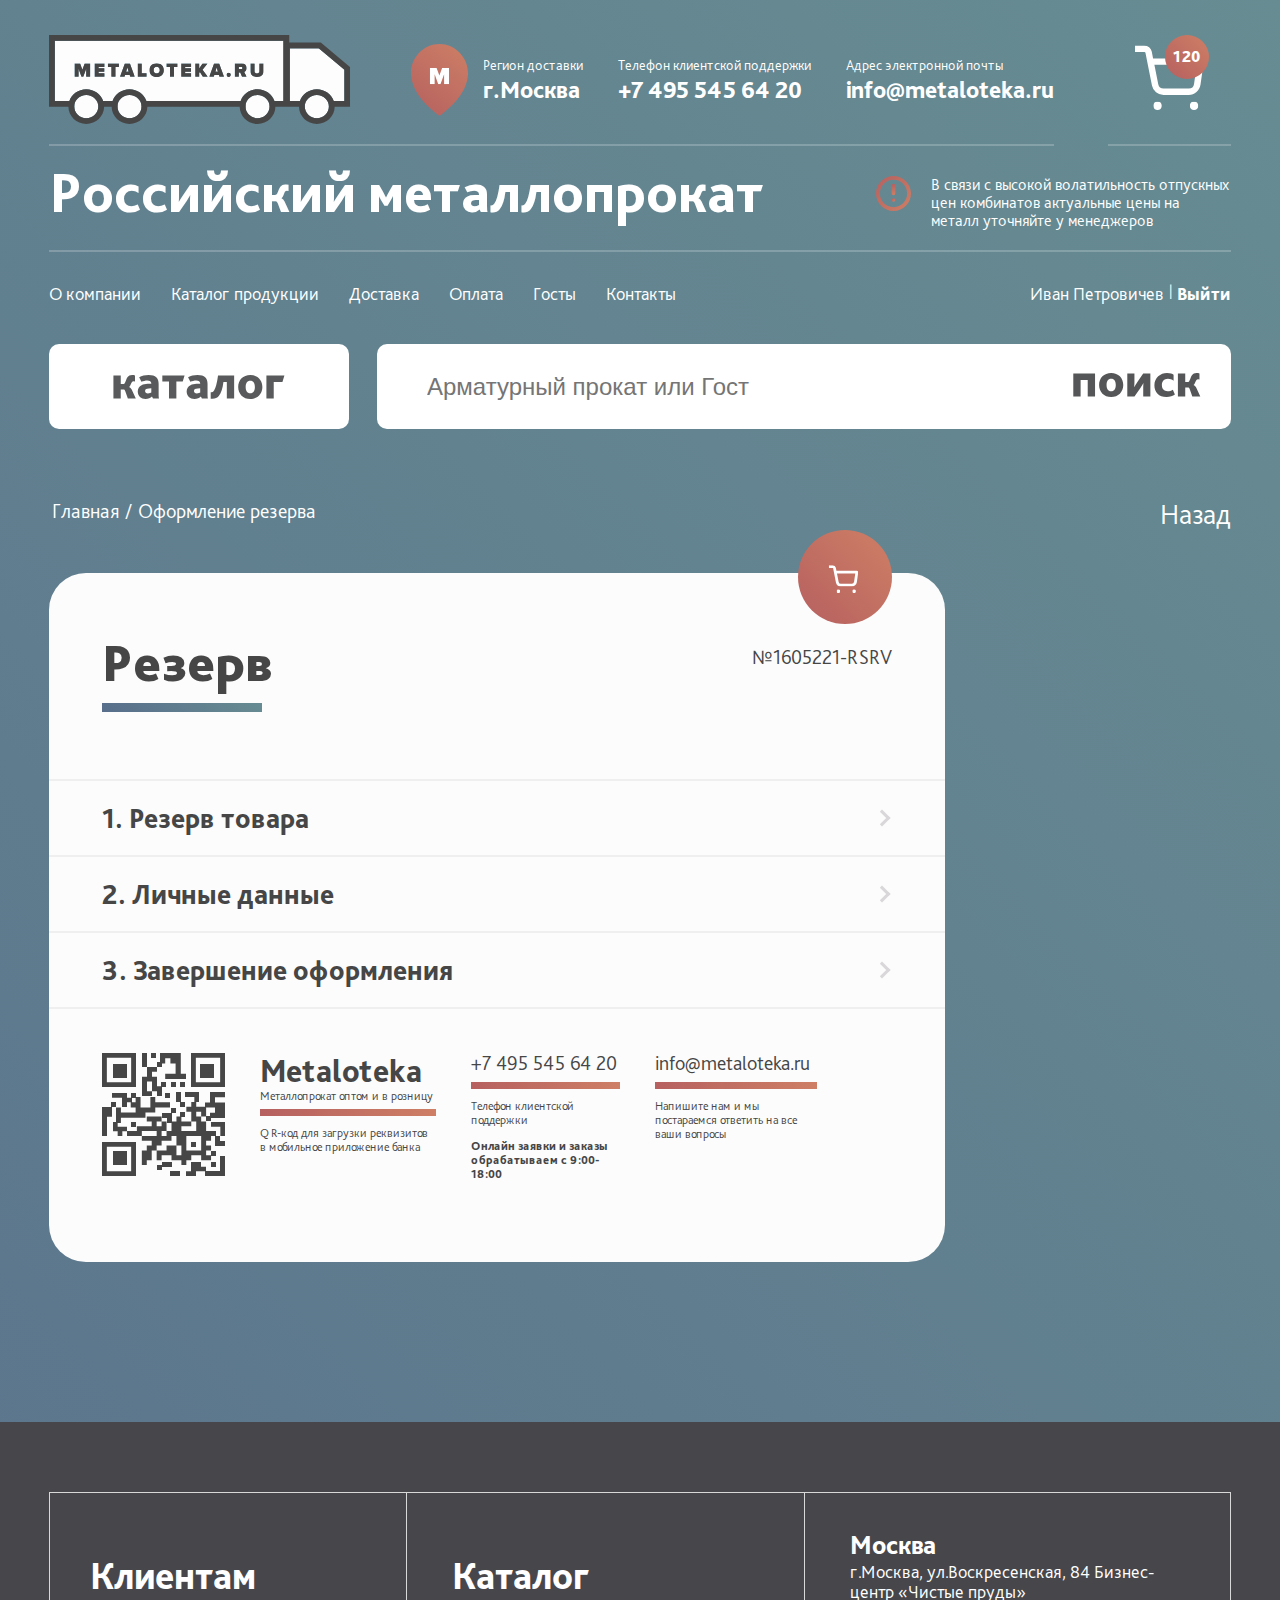
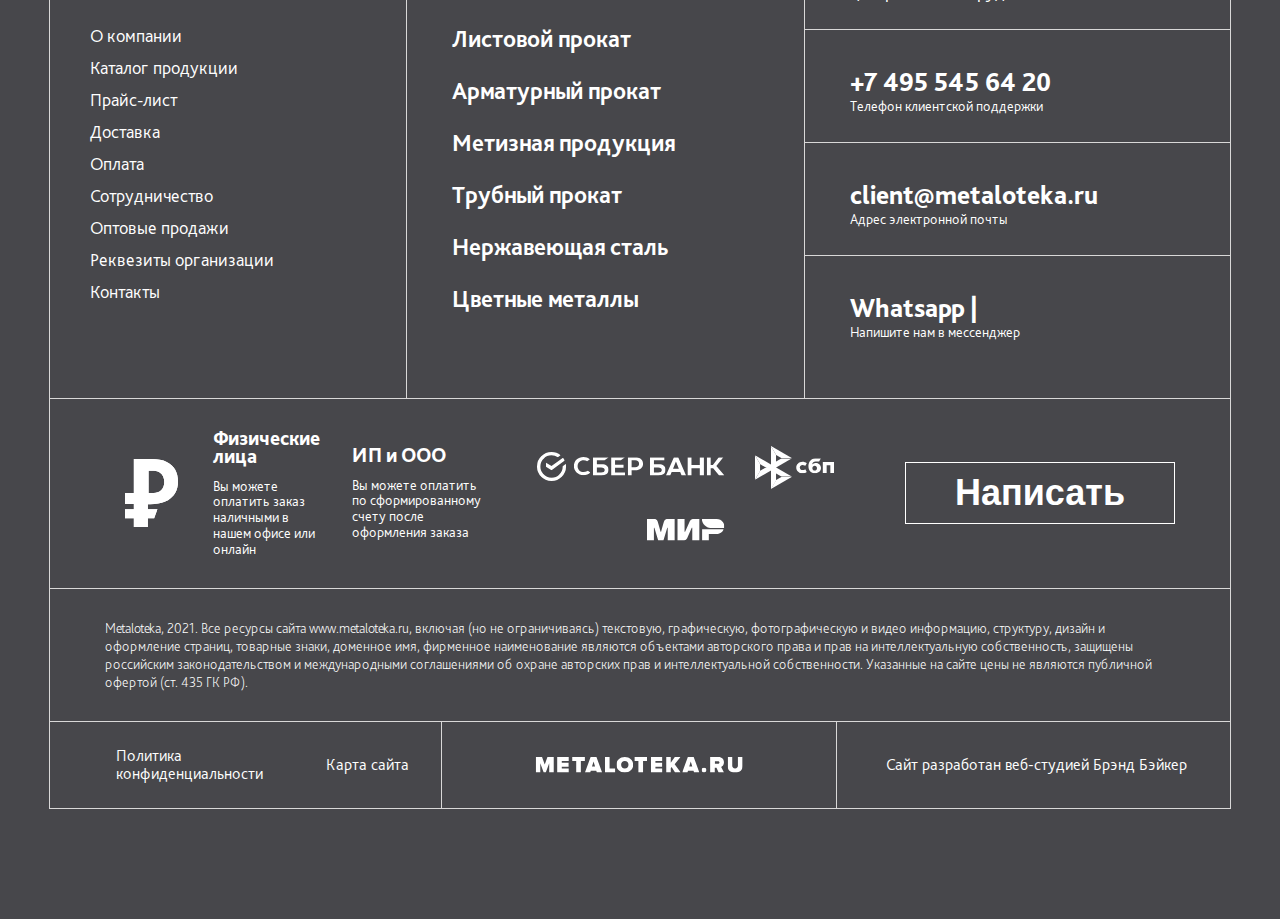
<file: order-reserve.html>
<!doctype html>
<html lang="ru">

	<head>
		<meta charset="UTF-8" />
		<meta name="viewport" content="width=device-width,user-scalable=no,initial-scale=1,maximum-scale=1,minimum-scale=1" />
		<meta http-equiv="X-UA-Compatible" content="ie=edge" />
		<meta name="theme-color" content="#678c92" />
		<title>Оформление резерва</title>
		<link href="/css/app.css" rel="stylesheet">
	</head>

	<body class="body">
		<header class="header">
			<div class="container">
				<div class="row justify-content-between align-items-xl-center">
					<div class="header__connection">
						<div class="header__line"></div><img class="header__logo" src="/images/logo.svg" alt="логотип metaloteka" />
						<div class="header__line"></div>
						<div class="contact-header ml-lg-60"><img class="contact-header__icon" src="/images/icon-pin-map.svg" alt="icon" /><span class="text contact-header__text">Регион доставки</span><span class="contact-header__contact">г.Москва</span></div>
						<div class="contact-header ml-lg-20"><span class="text contact-header__text">Телефон клиентской поддержки</span><a class="contact-header__contact" href="tel:+74955456420">+7 495 545 64 20</a></div>
						<div class="contact-header ml-lg-20"><span class="text contact-header__text">Адрес электронной почты</span><a class="contact-header__contact" href="mailto:info@metaloteka.ru">info@metaloteka.ru</a></div>
					</div>
					<div class="header__shipped"><span class="header__number-shipped">245 т</span>
						<div class="header__divider-shipped"></div><span class="text">отгружено за неделю</span>
					</div>
					<div class="header__wrap-basket"><a class="header__basket header__basket_full" href="#">
							<div class="header__basket-num">120</div>
							<div class="header__basket-icon"><svg width="69" height="65" viewBox="0 0 69 65" xmlns="http://www.w3.org/2000/svg">
									<defs>
										<clipPath id="dl3q6myura">
											<path d="M4500 0v5500H0V0h4500z" />
										</clipPath>
										<clipPath id="a5dmji0u5b">
											<path d="M9.36 0a7.516 7.516 0 0 1 7.375 6.05l1.363 6.846h47.384a3.24 3.24 0 0 1 2.457 1.1c.62.71.897 1.654.763 2.586l-3.22 22.706c-.859 5.83-5.858 10.15-11.745 10.146H28.51a11.81 11.81 0 0 1-11.56-9.512L10.432 7.308a1.073 1.073 0 0 0-1.074-.86H0V0zm52.407 19.344h-42.38l3.865 19.343a5.37 5.37 0 0 0 5.259 4.299h25.163a5.37 5.37 0 0 0 5.367-4.61l2.726-19.032z" />
										</clipPath>
										<clipPath id="hx4p2o3vkc">
											<path d="M8.588 4.298c0 5.73-8.588 5.73-8.588 0s8.588-5.73 8.588 0z" />
										</clipPath>
									</defs>
									<g fill="currentColor" clip-path="url(#dl3q6myura)" transform="translate(-2284 -595)">
										<g>
											<g clip-path="url(#a5dmji0u5b)" transform="translate(2284 595.522)">
												<path d="M0 0h68.735v49.434H0V0z" />
											</g>
											<g clip-path="url(#hx4p2o3vkc)" transform="translate(2338.747 651.405)">
												<path d="M0 0h8.588v8.595H0V0z" />
											</g>
											<g clip-path="url(#hx4p2o3vkc)" transform="translate(2302.25 651.405)">
												<path d="M0 0h8.588v8.595H0V0z" />
											</g>
										</g>
									</g>
								</svg></div>
						</a></div>
				</div>
				<div class="contact-header-warning">
					<p class="contact-header-warning__title">Российский металлопрокат</p>
					<div class="contact-header-warning__line"></div>
					<div class="contact-header-warning__right"><img class="contact-header-warning__img" src="/images/icon-warning.svg" alt="icon" />
						<p class="contact-header-warning__warning">В связи с высокой волатильность отпускных цен комбинатов актуальные цены на металл уточняйте у менеджеров</p>
					</div>
					<div class="contact-header-warning__line"></div>
				</div>
				<div class="header__nav">
					<div class="row">
						<div class="header__nav-link"><a class="header__link" href="#">О компании</a><a class="header__link" href="/catalog.html">Каталог продукции</a><a class="header__link" href="#">Доставка</a><a class="header__link" href="/cart-page.html">Оплата</a><a class="header__link" href="#">Госты</a><a class="header__link" href="/contacts.html">Контакты</a></div>
						<div class="header__date">
							<div class="header__name">Иван Петровичев</div><span class="header__stick">|</span><a class="header__exit" href="#" data-popup-open="authorization">Выйти</a>
						</div>
					</div>
				</div>
				<div class="row justify-content-between noWrap"><button class="header__catalog"><svg width="172" height="24" viewBox="0 0 172 24" xmlns="http://www.w3.org/2000/svg">
							<g fill="#555657" fill-rule="nonzero" opacity=".978">
								<path d="M.42 23.515h7.334v-8.97h2.962c.632 0 1.166.63 1.652 1.94l2.476 7.03h7.965l-4.128-8.921c-.631-1.358-1.505-2.133-2.574-2.57v-.097c1.506-1.018 1.749-3.588 2.866-4.945.388-.437.874-.679 1.554-.679a4.36 4.36 0 0 1 1.457.242V.388C21.207.097 19.847 0 19.118 0c-2.185 0-3.545.776-4.468 1.94-2.088 2.666-1.991 7.127-4.614 7.127H7.754V.582H.42v22.933zM40.002 23.515h6.022c-.389-1.26-.389-3.103-.389-4.509V8.727C45.635 3.152 42.721 0 35.631 0c-3.643 0-6.751.873-9.47 2.23l2.282 4.606c1.651-.872 3.885-1.406 5.828-1.406 2.477 0 4.03.873 4.03 3.006v.243l-3.642.145c-2.33.097-4.42.534-6.07 1.406-2.38 1.26-3.837 3.152-3.837 6.255 0 4.412 3.302 7.515 7.819 7.515 2.865 0 4.857-1.067 6.41-2.424l1.02 1.94zm-1.7-10.23v4.267c-.534.339-1.749.824-3.351.824-1.749 0-2.866-.776-2.866-2.376 0-.97.34-1.552 1.02-1.988.632-.388 1.554-.582 2.72-.63l2.477-.097zM56.028 23.515h7.334V6.594h6.362L71.569.582H49.326v6.012h6.702zM88.907 23.515h6.022c-.388-1.26-.388-3.103-.388-4.509V8.727C94.54 3.152 91.627 0 84.536 0c-3.642 0-6.75.873-9.47 2.23l2.283 4.606c1.65-.872 3.885-1.406 5.828-1.406 2.476 0 4.03.873 4.03 3.006v.243l-3.642.145c-2.331.097-4.42.534-6.07 1.406-2.38 1.26-3.837 3.152-3.837 6.255 0 4.412 3.302 7.515 7.819 7.515 2.865 0 4.856-1.067 6.41-2.424l1.02 1.94zm-1.7-10.23v4.267c-.534.339-1.748.824-3.35.824-1.749 0-2.866-.776-2.866-2.376 0-.97.34-1.552 1.02-1.988.631-.388 1.554-.582 2.72-.63l2.476-.097zM99.446 23.855c2.817 0 4.808-.97 6.314-2.764 2.428-2.86 3.933-7.855 4.662-14.06h3.4v16.484h7.333V.582H105.03c-1.02 8-2.622 13.285-4.274 15.515-.631.873-1.36 1.26-2.234 1.26-.097 0-.485 0-.825-.096v6.4c.582.145 1.31.194 1.748.194zM137.279 24c7.139 0 12.093-5.042 12.093-12.024C149.372 4.994 144.418 0 137.279 0c-7.14 0-12.093 4.994-12.093 11.976 0 6.982 4.954 12.024 12.093 12.024zm0-5.77c-3.254 0-4.614-2.715-4.614-6.254 0-3.54 1.36-6.206 4.614-6.206 3.254 0 4.613 2.666 4.613 6.206 0 3.54-1.36 6.254-4.613 6.254zM153.403 23.515h7.333V7.03h8.693L171.42.582h-18.017z" />
							</g>
						</svg></button>
					<div class="header__right"><input class="header__search" placeholder="Арматурный прокат или Гост" /><button class="header__button-search"><svg width="128" height="24" viewBox="0 0 128 24" xmlns="http://www.w3.org/2000/svg">
								<g fill="#555657" fill-rule="nonzero">
									<path d="M.291 23.515h7.333V7.03h7.091v16.485h7.334V.582H.29zM38.172 24c7.14 0 12.093-5.042 12.093-12.024C50.265 4.994 45.312 0 38.172 0 31.033 0 26.08 4.994 26.08 11.976 26.08 18.958 31.033 24 38.172 24zm0-5.77c-3.254 0-4.613-2.715-4.613-6.254 0-3.54 1.36-6.206 4.613-6.206 3.254 0 4.614 2.666 4.614 6.206 0 3.54-1.36 6.254-4.614 6.254zM54.296 23.515h7.188l5.925-8.582c1.263-1.842 2.477-3.927 2.914-4.751h.146c-.146 1.26-.243 3.248-.243 5.14v8.193h7.14V.582h-7.189l-5.925 8.582c-1.262 1.842-2.477 3.927-2.914 4.751h-.145c.145-1.26.243-3.248.243-5.14V.583h-7.14v22.933zM93.538 24c3.35 0 6.41-.97 8.353-2.376l-2.04-4.945c-1.748.97-3.302 1.551-5.245 1.551-3.448 0-5.73-2.133-5.73-6.109 0-3.54 2.185-6.351 6.021-6.351 2.234 0 3.983.678 5.683 1.988V1.697C99.414.921 97.326 0 94.023 0 87.37 0 81.396 4.752 81.396 12.17c0 6.788 4.371 11.83 12.142 11.83zM104.902 23.515h7.334v-8.97h2.962c.631 0 1.166.63 1.651 1.94l2.477 7.03h7.965l-4.128-8.921c-.632-1.358-1.506-2.133-2.574-2.57v-.097c1.505-1.018 1.748-3.588 2.865-4.945.389-.437.874-.679 1.554-.679a4.36 4.36 0 0 1 1.457.242V.388C125.688.097 124.328 0 123.6 0c-2.186 0-3.545.776-4.468 1.94-2.088 2.666-1.991 7.127-4.614 7.127h-2.282V.582h-7.334v22.933z" />
								</g>
							</svg></button></div>
				</div>
			</div>
		</header>
		<main class="main">
			<section class="section-breadcrumbs">
				<div class="container">
					<div class="section-breadcrumbs__inner"><a class="section-breadcrumbs__link" href="/">Главная</a><span class="section-breadcrumbs__link">/</span><span class="section-breadcrumbs__link">Оформление резерва</span></div><a class="section-breadcrumbs__back" href="#">Назад</a>
				</div>
			</section>
			<section class="section-order-reserve block-layout">
				<div class="container">
					<div class="row rg-30 align-items-start">
						<div class="block-layout__left">
							<div class="section-order-reserve__icon"><svg width="69" height="65" viewBox="0 0 69 65" xmlns="http://www.w3.org/2000/svg">
									<defs>
										<clipPath id="dl3q6myura">
											<path d="M4500 0v5500H0V0h4500z" />
										</clipPath>
										<clipPath id="a5dmji0u5b">
											<path d="M9.36 0a7.516 7.516 0 0 1 7.375 6.05l1.363 6.846h47.384a3.24 3.24 0 0 1 2.457 1.1c.62.71.897 1.654.763 2.586l-3.22 22.706c-.859 5.83-5.858 10.15-11.745 10.146H28.51a11.81 11.81 0 0 1-11.56-9.512L10.432 7.308a1.073 1.073 0 0 0-1.074-.86H0V0zm52.407 19.344h-42.38l3.865 19.343a5.37 5.37 0 0 0 5.259 4.299h25.163a5.37 5.37 0 0 0 5.367-4.61l2.726-19.032z" />
										</clipPath>
										<clipPath id="hx4p2o3vkc">
											<path d="M8.588 4.298c0 5.73-8.588 5.73-8.588 0s8.588-5.73 8.588 0z" />
										</clipPath>
									</defs>
									<g fill="currentColor" clip-path="url(#dl3q6myura)" transform="translate(-2284 -595)">
										<g>
											<g clip-path="url(#a5dmji0u5b)" transform="translate(2284 595.522)">
												<path d="M0 0h68.735v49.434H0V0z" />
											</g>
											<g clip-path="url(#hx4p2o3vkc)" transform="translate(2338.747 651.405)">
												<path d="M0 0h8.588v8.595H0V0z" />
											</g>
											<g clip-path="url(#hx4p2o3vkc)" transform="translate(2302.25 651.405)">
												<path d="M0 0h8.588v8.595H0V0z" />
											</g>
										</g>
									</g>
								</svg></div>
							<div class="section-order-reserve__top">
								<div class="section-order-reserve__title-inner">
									<p class="text text_fs-50 text_fs-xl-54 text_wet-asphalt text_fw-900 text_lh-1 section-order-reserve__title">Резерв</p>
									<div class="section-order-reserve__line-big"></div>
								</div>
								<p class="text text_fs-20 text_wet-asphalt text_fw-300 text_lh-1-2 section-order-reserve__text-room">№1605221-RSRV</p>
							</div>
							<div class="section-order-reserve__line-small"></div>
							<div class="accordion">
								<div class="accordion__title">1. Резерв товара</div>
								<div class="accordion__body">
									<p class="text text_wet-asphalt-80 text_fw-500 text_lh-1-29 section-order-reserve__text-info-period-days">Выберите удобный для вас способ резерва</p>
									<div>
										<div class="section-order-reserve__info-period-inner">
											<p class="text text_fs-18 text_wet-asphalt text_fw-900 text_lh-1-22 section-order-reserve__text">Резерв (3дня)</p><img class="section-order-reserve__info-period-img" src="/images/icon-time.svg" alt="Time" />
											<p class="text text_fs-18 text_wet-asphalt text_fw-900 text_lh-1-22 section-order-reserve__text">25.05.2022 - 28.05.2022</p>
										</div>
										<div class="section-order-reserve__items">
											<div class="section-order-reserve__item">
												<div class="section-order-reserve__item-title">Резерв (1 день)</div>
												<div class="section-order-reserve__item-text">Резерв товаров из заказа на складе сроком на 24 часа, 1 календарный день.</div>
												<div class="section-order-reserve__item-sum">10 000 /р.</div><button class="section-order-reserve__item-add section-order-reserve__item-add_active">Выбрано</button>
											</div>
											<div class="section-order-reserve__item">
												<div class="section-order-reserve__item-title">Резерв (3 дня)</div>
												<div class="section-order-reserve__item-text">Резерв товаров из заказа на складе сроком на 72 часа, 3 календарных дня.</div>
												<div class="section-order-reserve__item-sum">15 000 /р.</div><button class="section-order-reserve__item-add">Добавить</button>
											</div>
										</div><button class="section-order-reserve__item-btn section-order-reserve__item-btn_none">Сохранить</button>
										<div class="section-order-reserve__warning mb-40">
											<div class="section-order-reserve__warning"><img class="section-order-reserve__warning-img" src="/images/icon-warning.svg" alt="Warning" />
												<p class="text text_big text_wet-asphalt text_fw-300 text_lh-1 section-order-reserve__text-warning">Заранее согласовывайте время самовывоза с менеджером</p>
											</div>
											<div class="section-order-reserve__warning"><img class="section-order-reserve__warning-img" src="/images/icon-warning.svg" alt="Warning" />
												<p class="text text_big text_wet-asphalt text_fw-300 text_lh-1 section-order-reserve__text-warning">Самовывоз осуществляется собственными силами</p>
											</div>
											<div class="section-order-reserve__warning"><img class="section-order-reserve__warning-img" src="/images/icon-warning.svg" alt="Warning" />
												<p class="text text_big text_wet-asphalt text_fw-300 text_lh-1 section-order-reserve__text-warning">На манипуляторы с «Катюшей» погрузка не осуществляется</p>
											</div>
										</div>
										<p class="text text_fs-18 text_wet-asphalt text_fw-800 text_lh-1-1 section-order-reserve__reserve-condition-title">Условия резерва</p>
										<p class="text text_fs-10 text_wet-asphalt-70 text_fw-300 text_lh-1-4 section-order-reserve__reserve-condition-text">Резерв товаров из вашего списка товаров на складе сроком на 14 суток. Приобретая услугу Вы соглашаетесь с тем, что стоимость товара на момент окончания срока резерва может изменится. По окончанию срока резерва товара на складе мы не гарантируем его последующее наличие. Цены не являются публичной офертой, содержит ориентировочный уровень цен. Окончательную цену (и уровень скидок) - оговаривайте с менеджером. Приобретая услугу Вы соглашаетесь с тем, что стоимость товара на момент окончания срока резерва может изменится. Резерв товаров из вашего списка товаров на складе сроком на 14 суток. Приобретая услугу Вы соглашаетесь с тем, что стоимость товара на момент окончания срока резерва может изменится. По окончанию срока резерва товара на складе мы не гарантируем его последующее наличие.</p>
									</div>
								</div>
							</div>
							<div class="section-order-reserve__line-small"></div>
							<div class="accordion">
								<div class="accordion__title">2. Личные данные</div>
								<div class="accordion__body"><button class="section-order-reserve__accordion-btn">Войти</button>
									<p class="text text_wet-asphalt-80 text_fw-300 text_lh-1-29 section-order-reserve__info-way">Заполните данные для оформления заказа</p>
									<div class="tabs tabs_button">
										<div class="tabs__buttons"><button class="tabs__button js-active" data-tab-button="1">Юр. лицо</button><button class="tabs__button" data-tab-button="2">Физ. лицо</button></div>
										<div class="tabs__body">
											<div class="tabs__content js-active" data-tab-content="1">
												<p class="text text_wet-asphalt-80 text_fw-300 text_lh-1-14 section-order-reserve__text-data-registration">Выберите юридическое лицо, если заказ будет оформляться на ИП или ООО</p>
												<form class="section-order-reserve__form"><label class="section-order-reserve__field-item section-order-reserve__field-item_field-m"><input class="section-order-reserve__item-inn" required="required" /><span>ИНН*</span></label><label class="section-order-reserve__field-item section-order-reserve__field-item_field-m"><input required="required" /><span>Название компании</span></label><label class="section-order-reserve__field-item section-order-reserve__field-item_field-s"><input required="required" /><span>Имя*</span></label><label class="section-order-reserve__field-item section-order-reserve__field-item_field-s"><input required="required" /><span>Фамилия*</span></label><label class="section-order-reserve__field-item section-order-reserve__field-item_field-s"><input required="required" /><span>Моб. телефон*</span></label><label class="section-order-reserve__field-item section-order-reserve__field-item_field-x"><input required="required" /><span>Адрес доставки</span></label><label class="section-order-reserve__field-item section-order-reserve__field-item_field-s"><input required="required" /><span>E-mail</span></label><label class="section-order-reserve__field-item section-order-reserve__field-item_field-t"><textarea required="required"></textarea><span>Комментарий к заказу</span></label></form><button class="section-order-reserve__item-btn">Сохранить</button>
												<p class="text text_fs-18 text_wet-asphalt text_fw-800 text_lh-1-1 section-order-reserve__reserve-condition-title">Конфеденциальность личных данных</p>
												<p class="text text_fs-10 text_wet-asphalt-70 text_fw-300 text_lh-1-4 section-order-reserve__reserve-condition-text">Резерв товаров из вашего списка товаров на складе сроком на 14 суток. Приобретая услугу Вы соглашаетесь с тем, что стоимость товара на момент окончания срока резерва может изменится. По окончанию срока резерва товара на складе мы не гарантируем его последующее наличие. Цены не являются публичной офертой, содержит ориентировочный уровень цен. Окончательную цену (и уровень скидок) - оговаривайте с менеджером. Приобретая услугу Вы соглашаетесь с тем, что стоимость товара на момент окончания срока резерва может изменится. Резерв товаров из вашего списка товаров на складе сроком на 14 суток. Приобретая услугу Вы соглашаетесь с тем, что стоимость товара на момент окончания срока резерва может изменится. По окончанию срока резерва товара на складе мы не гарантируем его последующее наличие.</p>
											</div>
											<div class="tabs__content" data-tab-content="2">
												<div class="section-order-reserve__ffff">
													<p class="text text_wet-asphalt-80 text_fw-300 text_lh-1-14 section-order-reserve__text-data-registration">Выберите физическое лицо, если заказ будет оформляться на частное лицо</p>
													<form class="section-order-reserve__form"><label class="section-order-reserve__field-item section-order-reserve__field-item_field-s"><input required="required" /><span>Имя*</span></label><label class="section-order-reserve__field-item section-order-reserve__field-item_field-s"><input required="required" /><span>Фамилия*</span></label><label class="section-order-reserve__field-item section-order-reserve__field-item_field-s"><input required="required" /><span>Моб. телефон*</span></label><label class="section-order-reserve__field-item section-order-reserve__field-item_field-x"><input required="required" /><span>Адрес доставки</span></label><label class="section-order-reserve__field-item section-order-reserve__field-item_field-s"><input required="required" /><span>E-mail</span></label><label class="section-order-reserve__field-item section-order-reserve__field-item_field-t"><textarea required="required"></textarea><span>Комментарий к заказу</span></label></form><button class="section-order-reserve__item-btn">Сохранить</button>
													<p class="text text_fs-18 text_wet-asphalt text_fw-800 text_lh-1-1 section-order-reserve__reserve-condition-title">Конфеденциальность личных данных</p>
													<p class="text text_fs-10 text_wet-asphalt-70 text_fw-300 text_lh-1-4 section-order-reserve__reserve-condition-text">Резерв товаров из вашего списка товаров на складе сроком на 14 суток. Приобретая услугу Вы соглашаетесь с тем, что стоимость товара на момент окончания срока резерва может изменится. По окончанию срока резерва товара на складе мы не гарантируем его последующее наличие. Цены не являются публичной офертой, содержит ориентировочный уровень цен. Окончательную цену (и уровень скидок) - оговаривайте с менеджером. Приобретая услугу Вы соглашаетесь с тем, что стоимость товара на момент окончания срока резерва может изменится. Резерв товаров из вашего списка товаров на складе сроком на 14 суток. Приобретая услугу Вы соглашаетесь с тем, что стоимость товара на момент окончания срока резерва может изменится. По окончанию срока резерва товара на складе мы не гарантируем его последующее наличие.</p>
												</div>
											</div>
										</div>
									</div>
								</div>
							</div>
							<div class="section-order-reserve__line-small"></div>
							<div class="accordion">
								<div class="accordion__title">3. Завершение оформления</div>
								<div class="accordion__body">
									<div class="section-order-reserve__info-way">Заполните данные для оформления заказа</div>
									<div class="section-order-reserve__сompletion-reserve">
										<div class="section-order-reserve__сompletion-reserve-room">Заказ №210522/1-MT</div>
										<div class="section-order-reserve__сompletion-reserve-name">ИП Петров Иван</div>
									</div>
									<div class="section-order-reserve__line-сompletion"></div>
									<div class="accordion accordion_fz-25">
										<div class="accordion__title">Состав заказа</div>
										<div class="accordion__body">
											<div class="section-order-reserve__order-list">
												<div class="section-order-reserve__order-list-name">Круг алюминиевый 1,5 мм АМГ6</div>
												<div class="section-order-reserve__order-list-thickness">1,5</div>
												<div class="section-order-reserve__order-list-size">3000</div>
												<div class="section-order-reserve__order-list-weight">1,558 т.</div>
												<div class="section-order-reserve__order-list-sum">3 472 549 / р.</div>
											</div>
											<div class="section-order-reserve__line-order-list"></div>
											<div class="section-order-reserve__order-list">
												<div class="section-order-reserve__order-list-name">Круг алюминиевый 1,5 мм АМГ6</div>
												<div class="section-order-reserve__order-list-thickness">1,5</div>
												<div class="section-order-reserve__order-list-size">3000</div>
												<div class="section-order-reserve__order-list-weight">0,958 т.</div>
												<div class="section-order-reserve__order-list-sum">2 472 549 / р.</div>
											</div>
											<div class="section-order-reserve__line-order-list"></div>
											<div class="section-order-reserve__order-list">
												<div class="section-order-reserve__order-list-name">Круг алюминиевый 2 мм АМГ6</div>
												<div class="section-order-reserve__order-list-thickness">2</div>
												<div class="section-order-reserve__order-list-size">3000</div>
												<div class="section-order-reserve__order-list-weight">0,200 т.</div>
												<div class="section-order-reserve__order-list-sum">500 549 / р.</div>
											</div>
											<div class="section-order-reserve__line-order-list"></div>
											<div class="section-order-reserve__order-list">
												<div class="section-order-reserve__order-list-name">Круг алюминиевый 6 мм АМГ6</div>
												<div class="section-order-reserve__order-list-thickness">6</div>
												<div class="section-order-reserve__order-list-size">3000</div>
												<div class="section-order-reserve__order-list-weight">2,200 т. / 320 м</div>
												<div class="section-order-reserve__order-list-sum">50 549 / р.</div>
											</div>
											<div class="section-order-reserve__line-order-list"></div>
											<div class="section-order-reserve__order-list">
												<div class="section-order-reserve__order-list-name">Круг алюминиевый 8 мм АМГ6</div>
												<div class="section-order-reserve__order-list-thickness">8</div>
												<div class="section-order-reserve__order-list-size">3000</div>
												<div class="section-order-reserve__order-list-weight">0,065 т.</div>
												<div class="section-order-reserve__order-list-sum">18 549 / р.</div>
											</div>
											<div class="section-order-reserve__line-order-list"></div>
											<div class="section-order-reserve__order-list">
												<div class="section-order-reserve__order-list-name">Просечно-вытяжной лист, 16 мм (изготавливается по технологии горячекатного листа)</div>
												<div class="section-order-reserve__order-list-thickness">10</div>
												<div class="section-order-reserve__order-list-size">1500 x 600</div>
												<div class="section-order-reserve__order-list-weight">1,200 т.</div>
												<div class="section-order-reserve__order-list-sum">32 549 / р.</div>
											</div>
											<div class="section-order-reserve__line-order-list"></div>
											<div class="section-order-reserve__order-list">
												<div class="section-order-reserve__order-list-name">Доставка (Борт 10т, 10м, зона МКАД)</div>
												<div class="section-order-reserve__order-list-thickness"></div>
												<div class="section-order-reserve__order-list-size"></div>
												<div class="section-order-reserve__order-list-weight">2 шт.</div>
												<div class="section-order-reserve__order-list-sum">32 549 / р.</div>
											</div>
											<div class="section-order-reserve__line-order-list"></div>
										</div>
									</div>
									<div class="section-order-reserve__call">
										<div class="section-order-reserve__summ section-order-reserve__summ_left">
											<p class="section-order-reserve__total">Итого:</p>
											<div class="section-order-reserve__total section-order-reserve__total_summ">
												<p class="section-order-reserve__number section-order-reserve__number_underline">15 000</p>
												<p class="section-order-reserve__rub">р.</p>
											</div>
											<p class="section-order-reserve__total section-order-reserve__total_days">Резерв (3дня)</p>
										</div>
										<div class="section-order-reserve__summ section-order-reserve__summ_center">
											<p class="section-order-reserve__total section-order-reserve__total_bold">Всего наимнований (1) на сумму 15 000 руб.(в том числе НДС 20%)</p>
											<p class="section-order-reserve__total section-order-reserve__total_small">Пятнадцать тысяч руб. 00 копеек</p>
										</div>
										<div class="section-order-reserve__summ section-order-reserve__summ_right">
											<div class="section-order-reserve__warning-text">Копия документов на оплату отправлена на вашу электронную почту. В течении ближайшего времени с вами свяжеться менеджер, чтобы обсудить делали заказа.</div>
											<div class="section-order-reserve__pdf-inner"><a class="section-order-reserve__pdf-text">Бланк заказа PDF</a>
												<div class="section-order-reserve__active-until-text">(действителен до 21.05.2022)</div>
											</div>
										</div>
										<div class="section-order-reserve__warning section-order-reserve__warning_mobile"><img class="section-order-reserve__warning-img" src="/images/icon-warning.svg" alt="Warning" />
											<p class="section-order-reserve__warning-text">В заказе указан теоретический вес металла. Фактические объем и сумма могут быть незначительно скорректированы в соответствии с реальным весом отгрузки</p>
										</div>
									</div><button class="section-order-reserve__btn-cart section-order-reserve__btn-cart_reserve-completion">Завершить оформление</button>
									<div class="section-order-reserve__txt-onclick section-order-reserve__txt-onclick_mobile">Нажимая вы соглашаетесь с условиями и политикой конфеденциальности</div>
								</div>
							</div>
							<div class="section-order-reserve__line-small section-order-reserve__line-small_none"></div>
							<div class="section-order-reserve__footer cg-35"><img class="section-order-reserve__qr" src="/images/icon-qr.svg" />
								<div class="contact-information-footer">
									<div class="contact-information-footer__name"><span class="contact-information-footer__title">Metaloteka</span>
										<div class="contact-information-footer__sub-title">Металлопрокат оптом и в розницу</div>
										<p class="contact-information-footer__text">QR-код для загрузки реквизитов в мобильное приложение банка</p>
									</div>
								</div>
								<div class="contact-information-footer">
									<div class="contact-information-footer__name"><a class="contact-information-footer__link" href="tel:+74955456420">+7 495 545 64 20</a>
										<p class="contact-information-footer__text">Телефон клиентской поддержки</p>
										<p class="contact-information-footer__text contact-information-footer__text_bold">Онлайн заявки и заказы обрабатываем с 9:00-18:00</p>
									</div>
								</div>
								<div class="contact-information-footer">
									<div class="contact-information-footer__name"><a class="contact-information-footer__link" href="mailto:info@metaloteka.ru">info@metaloteka.ru</a>
										<p class="contact-information-footer__text">Напишите нам и мы постараемся ответить на все ваши вопросы</p>
									</div>
								</div>
							</div>
						</div>
						<div class="block-layout__right">
							<div class="section-order-reserve__order section-order-reserve__order_col">
								<div class="section-order-reserve__number-right">Завершите оформление</div>
								<div class="section-order-reserve__text-right">Завершите оформление, выбрав варианты резерва, заполнив контакты и выбрав способ оплаты (онлайн/счет/в офисе)</div>
								<div class="section-order-reserve__room-right">Гость</div>
							</div>
							<div class="section-order-reserve__line-right-small section-order-reserve__line-right-small_fat"></div>
							<div class="section-order-reserve__call section-order-reserve__call_col">
								<div class="section-order-reserve__summ section-order-reserve__summ_top">
									<p class="section-order-reserve__total">Итого:</p>
									<div class="section-order-reserve__total section-order-reserve__total_summ">
										<p class="section-order-reserve__number section-order-reserve__number_summ">15 000</p>
										<p class="section-order-reserve__rub section-order-reserve__rub_fs-38">р.</p>
									</div>
									<p class="section-order-reserve__total section-order-reserve__total_days">Резерв (3дня)</p>
								</div>
								<div class="section-order-reserve__summ section-order-reserve__summ_center">
									<p class="section-order-reserve__total section-order-reserve__total_bold">Всего наимнований (1) на сумму 15 000 руб.(в том числе НДС 20%)</p>
									<p class="section-order-reserve__total section-order-reserve__total_small14px">Пятнадцать тысяч руб. 00 копеек</p>
								</div>
							</div><button class="section-order-reserve__btn-cart section-order-reserve__btn-cart_order" disabled="disabled">Оформить заказ</button><button class="section-order-reserve__btn-cart section-order-reserve__btn-cart_reserve" disabled="disabled">Оформить заказ</button>
							<div class="section-order-reserve__txt-onclick">Нажимая вы соглашаетесь с условиями и политикой конфеденциальности</div>
						</div>
					</div>
				</div>
			</section>
			<section class="section-catalog" data-type-section="general">
				<div class="container">
					<div class="section-catalog__catalog-wrapper">
						<div class="section-catalog__left-aside">
							<div class="section-catalog__logo"><img class="section-catalog__img" src="/images/catalog-banner.svg" />
								<div class="section-catalog__banner"><span class="section-catalog__title">Металотека</span><span class="section-catalog__subtitle">Каталог</span>
									<div class="section-catalog__range"></div>
								</div>
							</div>
							<div class="section-catalog__navigation"><a class="section-catalog__category" href="#">Трубный прокат</a><a class="section-catalog__category" href="#">Арматурный прокат</a><a class="section-catalog__category" href="#">Метизная продукция</a><a class="section-catalog__category" href="#">Листовой прокат</a><a class="section-catalog__category" href="#">Нержавеющая сталь</a><a class="section-catalog__category" href="#">Цветные металлы</a><a class="section-catalog__category" href="#">Сортовой прокат</a>
								<div class="section-catalog__accordion-wrapper">
									<div class="accordion-list">
										<div class="accordion accordion_fz-20 accordion_arrow">
											<div class="accordion__title">Листовой прокат</div>
											<div class="accordion__body">
												<div class="accordion-list__list-wrapper"><a class="accordion-list__link" href="#">Труба профильная</a><a class="accordion-list__link" href="#">Трубы в изоляции</a><a class="accordion-list__link" href="#">Труба водогазопроводная оцинкованная</a><a class="accordion-list__link" href="#">Трубы в изоляции</a><a class="accordion-list__link" href="#">Труба магистральная</a><a class="accordion-list__link" href="#">Труба Овальная</a><a class="accordion-list__link" href="#">Труба профильная</a><a class="accordion-list__link" href="#">Труба профильная</a></div>
											</div>
										</div>
									</div>
									<div class="section-catalog__line-small"></div>
									<div class="accordion-list">
										<div class="accordion accordion_fz-20 accordion_arrow">
											<div class="accordion__title">Арматурный прокат</div>
											<div class="accordion__body">
												<div class="accordion-list__list-wrapper"><a class="accordion-list__link" href="#">Труба профильная</a><a class="accordion-list__link" href="#">Трубы в изоляции</a><a class="accordion-list__link" href="#">Труба водогазопроводная оцинкованная</a><a class="accordion-list__link" href="#">Трубы в изоляции</a><a class="accordion-list__link" href="#">Труба магистральная</a><a class="accordion-list__link" href="#">Труба Овальная</a><a class="accordion-list__link" href="#">Труба профильная</a><a class="accordion-list__link" href="#">Труба профильная</a></div>
											</div>
										</div>
									</div>
									<div class="section-catalog__line-small"></div>
									<div class="accordion-list">
										<div class="accordion accordion_fz-20 accordion_arrow">
											<div class="accordion__title">Метизная продукция</div>
											<div class="accordion__body">
												<div class="accordion-list__list-wrapper"><a class="accordion-list__link" href="#">Труба профильная</a><a class="accordion-list__link" href="#">Трубы в изоляции</a><a class="accordion-list__link" href="#">Труба водогазопроводная оцинкованная</a><a class="accordion-list__link" href="#">Трубы в изоляции</a><a class="accordion-list__link" href="#">Труба магистральная</a><a class="accordion-list__link" href="#">Труба Овальная</a><a class="accordion-list__link" href="#">Труба профильная</a><a class="accordion-list__link" href="#">Труба профильная</a></div>
											</div>
										</div>
									</div>
									<div class="section-catalog__line-small"></div>
									<div class="accordion-list">
										<div class="accordion accordion_fz-20 accordion_arrow">
											<div class="accordion__title">Трубный прокат</div>
											<div class="accordion__body">
												<div class="accordion-list__list-wrapper"><a class="accordion-list__link" href="#">Труба профильная</a><a class="accordion-list__link" href="#">Трубы в изоляции</a><a class="accordion-list__link" href="#">Труба водогазопроводная оцинкованная</a><a class="accordion-list__link" href="#">Трубы в изоляции</a><a class="accordion-list__link" href="#">Труба магистральная</a><a class="accordion-list__link" href="#">Труба Овальная</a><a class="accordion-list__link" href="#">Труба профильная</a><a class="accordion-list__link" href="#">Труба профильная</a></div>
											</div>
										</div>
									</div>
									<div class="section-catalog__line-small"></div>
									<div class="accordion-list">
										<div class="accordion accordion_fz-20 accordion_arrow">
											<div class="accordion__title">Нержавеющая сталь</div>
											<div class="accordion__body">
												<div class="accordion-list__list-wrapper"><a class="accordion-list__link" href="#">Труба профильная</a><a class="accordion-list__link" href="#">Трубы в изоляции</a><a class="accordion-list__link" href="#">Труба водогазопроводная оцинкованная</a><a class="accordion-list__link" href="#">Трубы в изоляции</a><a class="accordion-list__link" href="#">Труба магистральная</a><a class="accordion-list__link" href="#">Труба Овальная</a><a class="accordion-list__link" href="#">Труба профильная</a><a class="accordion-list__link" href="#">Труба профильная</a></div>
											</div>
										</div>
									</div>
									<div class="section-catalog__line-small"></div>
									<div class="accordion-list">
										<div class="accordion accordion_fz-20 accordion_arrow">
											<div class="accordion__title">Цветные металлы</div>
											<div class="accordion__body">
												<div class="accordion-list__list-wrapper"><a class="accordion-list__link" href="#">Труба профильная</a><a class="accordion-list__link" href="#">Трубы в изоляции</a><a class="accordion-list__link" href="#">Труба водогазопроводная оцинкованная</a><a class="accordion-list__link" href="#">Трубы в изоляции</a><a class="accordion-list__link" href="#">Труба магистральная</a><a class="accordion-list__link" href="#">Труба Овальная</a><a class="accordion-list__link" href="#">Труба профильная</a><a class="accordion-list__link" href="#">Труба профильная</a></div>
											</div>
										</div>
									</div>
									<div class="section-catalog__line-small"></div>
									<div class="accordion-list">
										<div class="accordion accordion_fz-20 accordion_arrow">
											<div class="accordion__title">Сортовой прокат</div>
											<div class="accordion__body">
												<div class="accordion-list__list-wrapper"><a class="accordion-list__link" href="#">Труба профильная</a><a class="accordion-list__link" href="#">Трубы в изоляции</a><a class="accordion-list__link" href="#">Труба водогазопроводная оцинкованная</a><a class="accordion-list__link" href="#">Трубы в изоляции</a><a class="accordion-list__link" href="#">Труба магистральная</a><a class="accordion-list__link" href="#">Труба Овальная</a><a class="accordion-list__link" href="#">Труба профильная</a><a class="accordion-list__link" href="#">Труба профильная</a></div>
											</div>
										</div>
									</div>
									<div class="section-catalog__line-small"></div>
								</div>
							</div>
							<div class="section-catalog__mobile-description">Металлопрокат оптом и в розницу с доставкой по Москве и московской области</div>
						</div>
						<div class="section-catalog__right-aside">
							<div class="product-main">
								<div class="product-main__wrapper"><span class="product-main__title">Трубный прокат</span>
									<div class="product-main__range"></div>
									<div class="product-main__information-block">
										<div class="accordion-list">
											<div class="accordion accordion_fz-20 accordion_reset">
												<div class="accordion__title">Труба профильная (158)</div>
												<div class="accordion__body">
													<div class="accordion-list__list-wrapper"><a class="accordion-list__link" href="#">Труба профильная прямоугольная</a><a class="accordion-list__link" href="#">Труба профильная прямоугольная</a><a class="accordion-list__link" href="#">Труба профильная прямоугольная</a><a class="accordion-list__link" href="#">Труба профильная прямоугольная</a><a class="accordion-list__link" href="#">Труба профильная прямоугольная</a><a class="accordion-list__link" href="#">Труба профильная прямоугольная</a><a class="accordion-list__link" href="#">Труба профильная прямоугольная</a></div>
												</div>
											</div>
										</div>
										<div class="accordion-list">
											<div class="accordion accordion_fz-20 accordion_reset">
												<div class="accordion__title">Труба профильная (158)</div>
												<div class="accordion__body">
													<div class="accordion-list__list-wrapper"><a class="accordion-list__link" href="#">Труба профильная прямоугольная</a><a class="accordion-list__link" href="#">Труба профильная прямоугольная</a><a class="accordion-list__link" href="#">Труба профильная прямоугольная</a><a class="accordion-list__link" href="#">Труба профильная прямоугольная</a><a class="accordion-list__link" href="#">Труба профильная прямоугольная</a><a class="accordion-list__link" href="#">Труба профильная прямоугольная</a><a class="accordion-list__link" href="#">Труба профильная прямоугольная</a></div>
												</div>
											</div>
										</div>
										<div class="accordion-list">
											<div class="accordion accordion_fz-20 accordion_reset">
												<div class="accordion__title">Труба профильная (158)</div>
												<div class="accordion__body">
													<div class="accordion-list__list-wrapper"><a class="accordion-list__link" href="#">Труба профильная прямоугольная</a><a class="accordion-list__link" href="#">Труба профильная прямоугольная</a><a class="accordion-list__link" href="#">Труба профильная прямоугольная</a><a class="accordion-list__link" href="#">Труба профильная прямоугольная</a><a class="accordion-list__link" href="#">Труба профильная прямоугольная</a><a class="accordion-list__link" href="#">Труба профильная прямоугольная</a><a class="accordion-list__link" href="#">Труба профильная прямоугольная</a></div>
												</div>
											</div>
										</div>
										<div class="accordion-list">
											<div class="accordion accordion_fz-20 accordion_reset">
												<div class="accordion__title">Труба профильная (158)</div>
												<div class="accordion__body">
													<div class="accordion-list__list-wrapper"><a class="accordion-list__link" href="#">Труба профильная прямоугольная</a><a class="accordion-list__link" href="#">Труба профильная прямоугольная</a><a class="accordion-list__link" href="#">Труба профильная прямоугольная</a><a class="accordion-list__link" href="#">Труба профильная прямоугольная</a><a class="accordion-list__link" href="#">Труба профильная прямоугольная</a><a class="accordion-list__link" href="#">Труба профильная прямоугольная</a><a class="accordion-list__link" href="#">Труба профильная прямоугольная</a></div>
												</div>
											</div>
										</div>
										<div class="accordion-list">
											<div class="accordion accordion_fz-20 accordion_reset">
												<div class="accordion__title">Труба профильная (158)</div>
												<div class="accordion__body">
													<div class="accordion-list__list-wrapper"><a class="accordion-list__link" href="#">Труба профильная прямоугольная</a><a class="accordion-list__link" href="#">Труба профильная прямоугольная</a><a class="accordion-list__link" href="#">Труба профильная прямоугольная</a><a class="accordion-list__link" href="#">Труба профильная прямоугольная</a><a class="accordion-list__link" href="#">Труба профильная прямоугольная</a><a class="accordion-list__link" href="#">Труба профильная прямоугольная</a><a class="accordion-list__link" href="#">Труба профильная прямоугольная</a></div>
												</div>
											</div>
										</div>
										<div class="accordion-list">
											<div class="accordion accordion_fz-20 accordion_reset">
												<div class="accordion__title">Труба профильная (158)</div>
												<div class="accordion__body">
													<div class="accordion-list__list-wrapper"><a class="accordion-list__link" href="#">Труба профильная прямоугольная</a><a class="accordion-list__link" href="#">Труба профильная прямоугольная</a><a class="accordion-list__link" href="#">Труба профильная прямоугольная</a><a class="accordion-list__link" href="#">Труба профильная прямоугольная</a><a class="accordion-list__link" href="#">Труба профильная прямоугольная</a><a class="accordion-list__link" href="#">Труба профильная прямоугольная</a><a class="accordion-list__link" href="#">Труба профильная прямоугольная</a></div>
												</div>
											</div>
										</div>
										<div class="accordion-list">
											<div class="accordion accordion_fz-20 accordion_reset">
												<div class="accordion__title">Труба профильная (158)</div>
												<div class="accordion__body">
													<div class="accordion-list__list-wrapper"><a class="accordion-list__link" href="#">Труба профильная прямоугольная</a><a class="accordion-list__link" href="#">Труба профильная прямоугольная</a><a class="accordion-list__link" href="#">Труба профильная прямоугольная</a><a class="accordion-list__link" href="#">Труба профильная прямоугольная</a><a class="accordion-list__link" href="#">Труба профильная прямоугольная</a><a class="accordion-list__link" href="#">Труба профильная прямоугольная</a><a class="accordion-list__link" href="#">Труба профильная прямоугольная</a></div>
												</div>
											</div>
										</div>
									</div>
								</div>
							</div>
							<div class="product-tags">
								<div class="product-tags__tags-wrapper"><a class="product-tags__tag" href="#">Труба профильная</a><a class="product-tags__tag" href="#">Профильная</a><a class="product-tags__tag" href="#">Труба 8мм</a><a class="product-tags__tag" href="#">Труба 8мм</a><a class="product-tags__tag" href="#">уголок</a><a class="product-tags__tag" href="#">лента</a><a class="product-tags__tag" href="#">плита</a><a class="product-tags__tag" href="#">шестигранник</a></div><img class="product-tags__img-bg" src="/images/catalog-bg.png" />
							</div>
							<div class="product-footer">
								<div class="product-footer__footer-wrapper"><img class="product-footer__qr" src="/images/icon-qr.svg" />
									<div class="contact-information-footer">
										<div class="contact-information-footer__name"><span class="contact-information-footer__title">Metaloteka</span>
											<div class="contact-information-footer__sub-title">Металлопрокат оптом и в розницу</div>
											<p class="contact-information-footer__text">QR-код для загрузки реквизитов в мобильное приложение банка</p>
										</div>
									</div>
									<div class="contact-information-footer">
										<div class="contact-information-footer__name"><a class="contact-information-footer__link" href="tel:+74955456420">+7 495 545 64 20</a>
											<p class="contact-information-footer__text">Телефон клиентской поддержки</p>
											<p class="contact-information-footer__text contact-information-footer__text_bold">Онлайн заявки и заказы обрабатываем с 9:00-18:00</p>
										</div>
									</div>
									<div class="contact-information-footer">
										<div class="contact-information-footer__name"><a class="contact-information-footer__link" href="mailto:info@metaloteka.ru">info@metaloteka.ru</a>
											<p class="contact-information-footer__text">Напишите нам и мы постараемся ответить на все ваши вопросы</p>
										</div>
									</div>
								</div>
							</div>
						</div>
					</div>
				</div>
			</section>
			<section class="section-catalog" data-type-section="details">
				<div class="container">
					<div class="section-catalog__catalog-wrapper">
						<div class="section-catalog__left-aside">
							<div class="section-catalog__logo"><img class="section-catalog__img" src="/images/catalog-banner.svg" />
								<div class="section-catalog__banner"><span class="section-catalog__title">Металотека</span><span class="section-catalog__subtitle">Листовой прокат</span>
									<div class="section-catalog__range"></div>
								</div>
							</div>
							<div class="section-catalog__navigation"><a class="section-catalog__selected-title" href="#">Цветные металлы</a>
								<div class="section-catalog__details-navigation-wrapper"><a class="section-catalog__details-item" href="">Латунь (72)</a><a class="section-catalog__details-item" href="">Круг латунный</a><a class="section-catalog__details-item" href="">Латунная лента</a><a class="section-catalog__details-item" href="">Латунный лист</a><a class="section-catalog__details-item" href="">Латунная труба</a><a class="section-catalog__details-item" href="">Латунная проволока</a><a class="section-catalog__details-item" href="">Латунный шестигранник</a><a class="section-catalog__details-item" href="">Латунный квадрат</a></div>
								<div class="section-catalog__details-navigation-wrapper"><a class="section-catalog__details-item" href="">Титан (124)</a><a class="section-catalog__details-item" href="">Титановая проволока</a><a class="section-catalog__details-item" href="">Титановый лист</a></div>
								<div class="section-catalog__details-navigation-wrapper"><a class="section-catalog__details-item" href="">Медь (268)</a><a class="section-catalog__details-item" href="">Медный круг</a><a class="section-catalog__details-item" href="">Медная лента</a><a class="section-catalog__details-item" href="">Медный лист</a><a class="section-catalog__details-item" href="">Медная труба</a><a class="section-catalog__details-item" href="">Медная шина</a><a class="section-catalog__details-item" href="">Медная плита</a><a class="section-catalog__details-item" href="">Медная проволока</a></div>
								<div class="section-catalog__details-navigation-wrapper"><a class="section-catalog__details-item" href="">Аллюминий (158)</a><a class="section-catalog__details-item" href="">Алюминиевый круг</a><a class="section-catalog__details-item" href="">Алюминиевая плита</a><a class="section-catalog__details-item" href="">Алюминиевая труба</a><a class="section-catalog__details-item" href="">Алюминиевый лист</a><a class="section-catalog__details-item" href="">Алюминиевый уголок</a><a class="section-catalog__details-item" href="">Алюминиевая проволока</a><a class="section-catalog__details-item" href="">Алюминиевый швеллер</a><a class="section-catalog__details-item" href="">Алюминиевая профильная труба</a><a class="section-catalog__details-item" href="">Лист алюминиевый</a><a class="section-catalog__details-item" href="">Алюминиевый лист</a><a class="section-catalog__details-item" href="">Алюминиевый уголок</a></div>
							</div>
							<div class="section-catalog__navigation-mobile">
								<div class="section-catalog__navigation-mobile-wrapper"><a class="section-catalog__selected-title" href="#">Лист горячекатный</a>
									<div class="select"><button class="select__button">Толщина, мм</button>
										<div class="select__option-wrapper"><a class="select__option" value="Толщина, 10 мм" href="#">Толщина, 10 мм</a><a class="select__option" value="Толщина, 20 мм" href="#">Толщина, 20 мм</a><a class="select__option" value="Толщина, 30 мм" href="#">Толщина, 30 мм</a><a class="select__option" value="Толщина, 40 мм" href="#">Толщина, 40 мм</a><a class="select__option" value="Толщина, 50 мм" href="#">Толщина, 50 мм</a></div>
									</div>
									<div class="section-catalog__item-wrapper">
										<div class="product-item">
											<p class="product-item__title"><a class="product-item__link">Лист горячекатный, 60 мм</a></p>
											<p class="product-item__subtitle">Просечно-вытяжной лист, 16 мм (изготавливается по технологии горячекатного листа)</p>
											<div class="product-item__column">
												<p class="text">60 мм</p>
												<p class="text">1500 x 600 мм</p>
											</div>
											<div class="product-item__column">
												<p class="text">за 1 тонну</p>
												<p class="text">115 400 р.</p>
											</div>
											<div class="product-item__column">
												<p class="text">за 1 м2</p>
												<p class="text">12 400 р.</p>
											</div>
											<div class="product-item__column">
												<p class="text">за 1 лист</p>
												<p class="text">35 800 р.</p>
											</div>
											<div class="product-item__basket-wrapper">
												<p class="product-item__basket-description">Добавьте в корзину и рассчитайте точный необходимий обьем</p>
												<div class="product-item__basket-img" data-popup-open="product-item-details"><svg width="69" height="65" viewBox="0 0 69 65" xmlns="http://www.w3.org/2000/svg">
														<defs>
															<clipPath id="dl3q6myura">
																<path d="M4500 0v5500H0V0h4500z" />
															</clipPath>
															<clipPath id="a5dmji0u5b">
																<path d="M9.36 0a7.516 7.516 0 0 1 7.375 6.05l1.363 6.846h47.384a3.24 3.24 0 0 1 2.457 1.1c.62.71.897 1.654.763 2.586l-3.22 22.706c-.859 5.83-5.858 10.15-11.745 10.146H28.51a11.81 11.81 0 0 1-11.56-9.512L10.432 7.308a1.073 1.073 0 0 0-1.074-.86H0V0zm52.407 19.344h-42.38l3.865 19.343a5.37 5.37 0 0 0 5.259 4.299h25.163a5.37 5.37 0 0 0 5.367-4.61l2.726-19.032z" />
															</clipPath>
															<clipPath id="hx4p2o3vkc">
																<path d="M8.588 4.298c0 5.73-8.588 5.73-8.588 0s8.588-5.73 8.588 0z" />
															</clipPath>
														</defs>
														<g fill="currentColor" clip-path="url(#dl3q6myura)" transform="translate(-2284 -595)">
															<g>
																<g clip-path="url(#a5dmji0u5b)" transform="translate(2284 595.522)">
																	<path d="M0 0h68.735v49.434H0V0z" />
																</g>
																<g clip-path="url(#hx4p2o3vkc)" transform="translate(2338.747 651.405)">
																	<path d="M0 0h8.588v8.595H0V0z" />
																</g>
																<g clip-path="url(#hx4p2o3vkc)" transform="translate(2302.25 651.405)">
																	<path d="M0 0h8.588v8.595H0V0z" />
																</g>
															</g>
														</g>
													</svg></div>
											</div>
										</div>
										<div class="product-item">
											<p class="product-item__title"><a class="product-item__link">Лист горячекатный, 60 мм</a></p>
											<p class="product-item__subtitle">Просечно-вытяжной лист, 16 мм (изготавливается по технологии горячекатного листа)</p>
											<div class="product-item__column">
												<p class="text">60 мм</p>
												<p class="text">1500 x 600 мм</p>
											</div>
											<div class="product-item__column">
												<p class="text">за 1 тонну</p>
												<p class="text">115 400 р.</p>
											</div>
											<div class="product-item__column">
												<p class="text">за 1 м2</p>
												<p class="text">12 400 р.</p>
											</div>
											<div class="product-item__column">
												<p class="text">за 1 лист</p>
												<p class="text">35 800 р.</p>
											</div>
											<div class="product-item__basket-wrapper">
												<p class="product-item__basket-description">Добавьте в корзину и рассчитайте точный необходимий обьем</p>
												<div class="product-item__basket-img" data-popup-open="product-item-details"><svg width="69" height="65" viewBox="0 0 69 65" xmlns="http://www.w3.org/2000/svg">
														<defs>
															<clipPath id="dl3q6myura">
																<path d="M4500 0v5500H0V0h4500z" />
															</clipPath>
															<clipPath id="a5dmji0u5b">
																<path d="M9.36 0a7.516 7.516 0 0 1 7.375 6.05l1.363 6.846h47.384a3.24 3.24 0 0 1 2.457 1.1c.62.71.897 1.654.763 2.586l-3.22 22.706c-.859 5.83-5.858 10.15-11.745 10.146H28.51a11.81 11.81 0 0 1-11.56-9.512L10.432 7.308a1.073 1.073 0 0 0-1.074-.86H0V0zm52.407 19.344h-42.38l3.865 19.343a5.37 5.37 0 0 0 5.259 4.299h25.163a5.37 5.37 0 0 0 5.367-4.61l2.726-19.032z" />
															</clipPath>
															<clipPath id="hx4p2o3vkc">
																<path d="M8.588 4.298c0 5.73-8.588 5.73-8.588 0s8.588-5.73 8.588 0z" />
															</clipPath>
														</defs>
														<g fill="currentColor" clip-path="url(#dl3q6myura)" transform="translate(-2284 -595)">
															<g>
																<g clip-path="url(#a5dmji0u5b)" transform="translate(2284 595.522)">
																	<path d="M0 0h68.735v49.434H0V0z" />
																</g>
																<g clip-path="url(#hx4p2o3vkc)" transform="translate(2338.747 651.405)">
																	<path d="M0 0h8.588v8.595H0V0z" />
																</g>
																<g clip-path="url(#hx4p2o3vkc)" transform="translate(2302.25 651.405)">
																	<path d="M0 0h8.588v8.595H0V0z" />
																</g>
															</g>
														</g>
													</svg></div>
											</div>
										</div>
										<div class="product-item">
											<p class="product-item__title"><a class="product-item__link">Лист горячекатный, 60 мм</a></p>
											<p class="product-item__subtitle">Просечно-вытяжной лист, 16 мм (изготавливается по технологии горячекатного листа)</p>
											<div class="product-item__column">
												<p class="text">60 мм</p>
												<p class="text">1500 x 600 мм</p>
											</div>
											<div class="product-item__column">
												<p class="text">за 1 тонну</p>
												<p class="text">115 400 р.</p>
											</div>
											<div class="product-item__column">
												<p class="text">за 1 м2</p>
												<p class="text">-</p>
											</div>
											<div class="product-item__column">
												<p class="text">за 1 лист</p>
												<p class="text">-</p>
											</div>
											<div class="product-item__basket-wrapper">
												<p class="product-item__basket-description">Добавьте в корзину и рассчитайте точный необходимий обьем</p>
												<div class="product-item__basket-img" data-popup-open="product-item-details"><svg width="69" height="65" viewBox="0 0 69 65" xmlns="http://www.w3.org/2000/svg">
														<defs>
															<clipPath id="dl3q6myura">
																<path d="M4500 0v5500H0V0h4500z" />
															</clipPath>
															<clipPath id="a5dmji0u5b">
																<path d="M9.36 0a7.516 7.516 0 0 1 7.375 6.05l1.363 6.846h47.384a3.24 3.24 0 0 1 2.457 1.1c.62.71.897 1.654.763 2.586l-3.22 22.706c-.859 5.83-5.858 10.15-11.745 10.146H28.51a11.81 11.81 0 0 1-11.56-9.512L10.432 7.308a1.073 1.073 0 0 0-1.074-.86H0V0zm52.407 19.344h-42.38l3.865 19.343a5.37 5.37 0 0 0 5.259 4.299h25.163a5.37 5.37 0 0 0 5.367-4.61l2.726-19.032z" />
															</clipPath>
															<clipPath id="hx4p2o3vkc">
																<path d="M8.588 4.298c0 5.73-8.588 5.73-8.588 0s8.588-5.73 8.588 0z" />
															</clipPath>
														</defs>
														<g fill="currentColor" clip-path="url(#dl3q6myura)" transform="translate(-2284 -595)">
															<g>
																<g clip-path="url(#a5dmji0u5b)" transform="translate(2284 595.522)">
																	<path d="M0 0h68.735v49.434H0V0z" />
																</g>
																<g clip-path="url(#hx4p2o3vkc)" transform="translate(2338.747 651.405)">
																	<path d="M0 0h8.588v8.595H0V0z" />
																</g>
																<g clip-path="url(#hx4p2o3vkc)" transform="translate(2302.25 651.405)">
																	<path d="M0 0h8.588v8.595H0V0z" />
																</g>
															</g>
														</g>
													</svg></div>
											</div>
										</div>
									</div><a class="section-catalog__btn-product-list" href="">Загрузить еще</a>
								</div>
								<div class="section-catalog__mobile-description">Металлопрокат оптом и в розницу с доставкой по Москве и московской области</div>
							</div>
						</div>
						<div class="section-catalog__right-aside">
							<div class="product-main-details">
								<div class="product-main-details__wrapper"><span class="product-main-details__title">Цветные металлы</span>
									<div class="product-main-details__range"></div>
									<div class="product-main-details__information-block-details"><span class="product-main-details__aboveTitle">Алюминий</span><span class="product-main-details__subtitle">Алюминиевый круг</span>
										<div class="product-main-details__wrapper-description"><span class="product-main-details__description">* Алюминиевый круг – вид плоского металлопроката, получаемый путем поперечной резки горячекатаных рулонов после их прокатки на полунепрерывных либо непрерывных станах.</span><span class="product-main-details__search-count">Найдено товаров (24)</span></div>
										<div class="filter-group"><span class="filter-group__title">Диаметр (D) / мм</span>
											<div class="filter-group__filters-wrapper">
												<div class="filter-group__diameters"><label class="filter-group__diameter-value" for="0" data-filter-diameters="1.5">1.5</label><input class="filter-group__input" id="0" type="checkbox" /><label class="filter-group__diameter-value" for="1" data-filter-diameters="2">2</label><input class="filter-group__input" id="1" type="checkbox" /><label class="filter-group__diameter-value" for="2" data-filter-diameters="4">4</label><input class="filter-group__input" id="2" type="checkbox" /><label class="filter-group__diameter-value" for="3" data-filter-diameters="6">6</label><input class="filter-group__input" id="3" type="checkbox" /><label class="filter-group__diameter-value active" for="4" data-filter-diameters="8">8</label><input class="filter-group__input" id="4" type="checkbox" /><label class="filter-group__diameter-value" for="5" data-filter-diameters="10">10</label><input class="filter-group__input" id="5" type="checkbox" /><label class="filter-group__diameter-value" for="6" data-filter-diameters="12">12</label><input class="filter-group__input" id="6" type="checkbox" /><label class="filter-group__diameter-value" for="7" data-filter-diameters="16">16</label><input class="filter-group__input" id="7" type="checkbox" /><label class="filter-group__diameter-value" for="8" data-filter-diameters="20">20</label><input class="filter-group__input" id="8" type="checkbox" /></div>
												<div class="filter-group__filters"><a class="filter-group__filter-value active" data-filter-categories="Тонны">Тонны</a><a class="filter-group__filter-value" data-filter-categories="М2">М2</a><a class="filter-group__filter-value" data-filter-categories="Шт.">Шт.</a></div>
											</div>
										</div>
										<div class="product-main-details__range-filters"></div>
										<div class="product-list">
											<div class="product-list__header">
												<div class="table-product-row">
													<div class="table-product-row__column">
														<p class="text">Название</p>
														<p class="text">Наименование товара</p>
													</div>
													<div class="table-product-row__column">
														<p class="text">D</p>
														<p class="text">мм</p>
													</div>
													<div class="table-product-row__column">
														<p class="text">Размер</p>
														<p class="text">мм</p>
													</div>
													<div class="table-product-row__column">
														<p class="text">Стандарт</p>
													</div>
													<div class="table-product-row__column">
														<p class="text">Стоимость</p>
														<p class="text">руб.</p>
													</div>
												</div>
											</div>
											<div class="product-list__content">
												<div class="table-product-row">
													<div class="table-product-row__column">
														<p class="text">Круг алюминиевый 1,5 мм АМГ6</p>
													</div>
													<div class="table-product-row__column">
														<p class="text">8 мм</p>
													</div>
													<div class="table-product-row__column">
														<p class="text">3000 мм</p>
													</div>
													<div class="table-product-row__column">
														<p class="text">ГОСТ 19425-74</p>
													</div>
													<div class="table-product-row__column">
														<p class="text">22 472 549 / т.</p>
														<p class="text">за тонну</p>
													</div>
													<div class="table-product-row__column">
														<div class="table-product-row__icon" data-popup-open="product-item-details"><svg width="69" height="65" viewBox="0 0 69 65" xmlns="http://www.w3.org/2000/svg">
																<defs>
																	<clipPath id="dl3q6myura">
																		<path d="M4500 0v5500H0V0h4500z" />
																	</clipPath>
																	<clipPath id="a5dmji0u5b">
																		<path d="M9.36 0a7.516 7.516 0 0 1 7.375 6.05l1.363 6.846h47.384a3.24 3.24 0 0 1 2.457 1.1c.62.71.897 1.654.763 2.586l-3.22 22.706c-.859 5.83-5.858 10.15-11.745 10.146H28.51a11.81 11.81 0 0 1-11.56-9.512L10.432 7.308a1.073 1.073 0 0 0-1.074-.86H0V0zm52.407 19.344h-42.38l3.865 19.343a5.37 5.37 0 0 0 5.259 4.299h25.163a5.37 5.37 0 0 0 5.367-4.61l2.726-19.032z" />
																	</clipPath>
																	<clipPath id="hx4p2o3vkc">
																		<path d="M8.588 4.298c0 5.73-8.588 5.73-8.588 0s8.588-5.73 8.588 0z" />
																	</clipPath>
																</defs>
																<g fill="currentColor" clip-path="url(#dl3q6myura)" transform="translate(-2284 -595)">
																	<g>
																		<g clip-path="url(#a5dmji0u5b)" transform="translate(2284 595.522)">
																			<path d="M0 0h68.735v49.434H0V0z" />
																		</g>
																		<g clip-path="url(#hx4p2o3vkc)" transform="translate(2338.747 651.405)">
																			<path d="M0 0h8.588v8.595H0V0z" />
																		</g>
																		<g clip-path="url(#hx4p2o3vkc)" transform="translate(2302.25 651.405)">
																			<path d="M0 0h8.588v8.595H0V0z" />
																		</g>
																	</g>
																</g>
															</svg></div>
													</div>
												</div>
												<div class="table-product-row">
													<div class="table-product-row__column">
														<p class="text">Круг алюминиевый 1,5 мм АМГ6</p>
													</div>
													<div class="table-product-row__column">
														<p class="text">8 мм</p>
													</div>
													<div class="table-product-row__column">
														<p class="text">3000 мм</p>
													</div>
													<div class="table-product-row__column">
														<p class="text"></p>
													</div>
													<div class="table-product-row__column">
														<p class="text">870 549 / т.</p>
														<p class="text">за тонну</p>
													</div>
													<div class="table-product-row__column">
														<div class="table-product-row__icon" data-popup-open="product-item-details"><svg width="69" height="65" viewBox="0 0 69 65" xmlns="http://www.w3.org/2000/svg">
																<defs>
																	<clipPath id="dl3q6myura">
																		<path d="M4500 0v5500H0V0h4500z" />
																	</clipPath>
																	<clipPath id="a5dmji0u5b">
																		<path d="M9.36 0a7.516 7.516 0 0 1 7.375 6.05l1.363 6.846h47.384a3.24 3.24 0 0 1 2.457 1.1c.62.71.897 1.654.763 2.586l-3.22 22.706c-.859 5.83-5.858 10.15-11.745 10.146H28.51a11.81 11.81 0 0 1-11.56-9.512L10.432 7.308a1.073 1.073 0 0 0-1.074-.86H0V0zm52.407 19.344h-42.38l3.865 19.343a5.37 5.37 0 0 0 5.259 4.299h25.163a5.37 5.37 0 0 0 5.367-4.61l2.726-19.032z" />
																	</clipPath>
																	<clipPath id="hx4p2o3vkc">
																		<path d="M8.588 4.298c0 5.73-8.588 5.73-8.588 0s8.588-5.73 8.588 0z" />
																	</clipPath>
																</defs>
																<g fill="currentColor" clip-path="url(#dl3q6myura)" transform="translate(-2284 -595)">
																	<g>
																		<g clip-path="url(#a5dmji0u5b)" transform="translate(2284 595.522)">
																			<path d="M0 0h68.735v49.434H0V0z" />
																		</g>
																		<g clip-path="url(#hx4p2o3vkc)" transform="translate(2338.747 651.405)">
																			<path d="M0 0h8.588v8.595H0V0z" />
																		</g>
																		<g clip-path="url(#hx4p2o3vkc)" transform="translate(2302.25 651.405)">
																			<path d="M0 0h8.588v8.595H0V0z" />
																		</g>
																	</g>
																</g>
															</svg></div>
													</div>
												</div>
												<div class="table-product-row">
													<div class="table-product-row__column">
														<p class="text">Круг алюминиевый 2 мм АМГ6</p>
													</div>
													<div class="table-product-row__column">
														<p class="text">8 мм</p>
													</div>
													<div class="table-product-row__column">
														<p class="text">3000 мм</p>
													</div>
													<div class="table-product-row__column">
														<p class="text">ГОСТ 19425-74</p>
													</div>
													<div class="table-product-row__column">
														<p class="text">650 549 / т.</p>
														<p class="text">за тонну</p>
													</div>
													<div class="table-product-row__column">
														<div class="table-product-row__icon added" data-popup-open="product-item-details"><svg width="69" height="65" viewBox="0 0 69 65" xmlns="http://www.w3.org/2000/svg">
																<defs>
																	<clipPath id="dl3q6myura">
																		<path d="M4500 0v5500H0V0h4500z" />
																	</clipPath>
																	<clipPath id="a5dmji0u5b">
																		<path d="M9.36 0a7.516 7.516 0 0 1 7.375 6.05l1.363 6.846h47.384a3.24 3.24 0 0 1 2.457 1.1c.62.71.897 1.654.763 2.586l-3.22 22.706c-.859 5.83-5.858 10.15-11.745 10.146H28.51a11.81 11.81 0 0 1-11.56-9.512L10.432 7.308a1.073 1.073 0 0 0-1.074-.86H0V0zm52.407 19.344h-42.38l3.865 19.343a5.37 5.37 0 0 0 5.259 4.299h25.163a5.37 5.37 0 0 0 5.367-4.61l2.726-19.032z" />
																	</clipPath>
																	<clipPath id="hx4p2o3vkc">
																		<path d="M8.588 4.298c0 5.73-8.588 5.73-8.588 0s8.588-5.73 8.588 0z" />
																	</clipPath>
																</defs>
																<g fill="currentColor" clip-path="url(#dl3q6myura)" transform="translate(-2284 -595)">
																	<g>
																		<g clip-path="url(#a5dmji0u5b)" transform="translate(2284 595.522)">
																			<path d="M0 0h68.735v49.434H0V0z" />
																		</g>
																		<g clip-path="url(#hx4p2o3vkc)" transform="translate(2338.747 651.405)">
																			<path d="M0 0h8.588v8.595H0V0z" />
																		</g>
																		<g clip-path="url(#hx4p2o3vkc)" transform="translate(2302.25 651.405)">
																			<path d="M0 0h8.588v8.595H0V0z" />
																		</g>
																	</g>
																</g>
															</svg></div>
													</div>
												</div>
												<div class="table-product-row">
													<div class="table-product-row__column">
														<p class="text">Круг алюминиевый 6 мм АМГ6</p>
													</div>
													<div class="table-product-row__column">
														<p class="text">8 мм</p>
													</div>
													<div class="table-product-row__column">
														<p class="text">3000 мм</p>
													</div>
													<div class="table-product-row__column">
														<p class="text"></p>
													</div>
													<div class="table-product-row__column">
														<p class="text">855 549 / т.</p>
														<p class="text">за тонну</p>
													</div>
													<div class="table-product-row__column">
														<div class="table-product-row__icon" data-popup-open="product-item-details"><svg width="69" height="65" viewBox="0 0 69 65" xmlns="http://www.w3.org/2000/svg">
																<defs>
																	<clipPath id="dl3q6myura">
																		<path d="M4500 0v5500H0V0h4500z" />
																	</clipPath>
																	<clipPath id="a5dmji0u5b">
																		<path d="M9.36 0a7.516 7.516 0 0 1 7.375 6.05l1.363 6.846h47.384a3.24 3.24 0 0 1 2.457 1.1c.62.71.897 1.654.763 2.586l-3.22 22.706c-.859 5.83-5.858 10.15-11.745 10.146H28.51a11.81 11.81 0 0 1-11.56-9.512L10.432 7.308a1.073 1.073 0 0 0-1.074-.86H0V0zm52.407 19.344h-42.38l3.865 19.343a5.37 5.37 0 0 0 5.259 4.299h25.163a5.37 5.37 0 0 0 5.367-4.61l2.726-19.032z" />
																	</clipPath>
																	<clipPath id="hx4p2o3vkc">
																		<path d="M8.588 4.298c0 5.73-8.588 5.73-8.588 0s8.588-5.73 8.588 0z" />
																	</clipPath>
																</defs>
																<g fill="currentColor" clip-path="url(#dl3q6myura)" transform="translate(-2284 -595)">
																	<g>
																		<g clip-path="url(#a5dmji0u5b)" transform="translate(2284 595.522)">
																			<path d="M0 0h68.735v49.434H0V0z" />
																		</g>
																		<g clip-path="url(#hx4p2o3vkc)" transform="translate(2338.747 651.405)">
																			<path d="M0 0h8.588v8.595H0V0z" />
																		</g>
																		<g clip-path="url(#hx4p2o3vkc)" transform="translate(2302.25 651.405)">
																			<path d="M0 0h8.588v8.595H0V0z" />
																		</g>
																	</g>
																</g>
															</svg></div>
													</div>
												</div>
												<div class="table-product-row">
													<div class="table-product-row__column">
														<p class="text">Круг алюминиевый 8 мм АМГ6</p>
													</div>
													<div class="table-product-row__column">
														<p class="text">8 мм</p>
													</div>
													<div class="table-product-row__column">
														<p class="text">3000 мм</p>
													</div>
													<div class="table-product-row__column">
														<p class="text">ГОСТ 19425-74</p>
													</div>
													<div class="table-product-row__column">
														<p class="text">49 / м.</p>
														<p class="text">за метр</p>
													</div>
													<div class="table-product-row__column">
														<div class="table-product-row__icon" data-popup-open="product-item-details"><svg width="69" height="65" viewBox="0 0 69 65" xmlns="http://www.w3.org/2000/svg">
																<defs>
																	<clipPath id="dl3q6myura">
																		<path d="M4500 0v5500H0V0h4500z" />
																	</clipPath>
																	<clipPath id="a5dmji0u5b">
																		<path d="M9.36 0a7.516 7.516 0 0 1 7.375 6.05l1.363 6.846h47.384a3.24 3.24 0 0 1 2.457 1.1c.62.71.897 1.654.763 2.586l-3.22 22.706c-.859 5.83-5.858 10.15-11.745 10.146H28.51a11.81 11.81 0 0 1-11.56-9.512L10.432 7.308a1.073 1.073 0 0 0-1.074-.86H0V0zm52.407 19.344h-42.38l3.865 19.343a5.37 5.37 0 0 0 5.259 4.299h25.163a5.37 5.37 0 0 0 5.367-4.61l2.726-19.032z" />
																	</clipPath>
																	<clipPath id="hx4p2o3vkc">
																		<path d="M8.588 4.298c0 5.73-8.588 5.73-8.588 0s8.588-5.73 8.588 0z" />
																	</clipPath>
																</defs>
																<g fill="currentColor" clip-path="url(#dl3q6myura)" transform="translate(-2284 -595)">
																	<g>
																		<g clip-path="url(#a5dmji0u5b)" transform="translate(2284 595.522)">
																			<path d="M0 0h68.735v49.434H0V0z" />
																		</g>
																		<g clip-path="url(#hx4p2o3vkc)" transform="translate(2338.747 651.405)">
																			<path d="M0 0h8.588v8.595H0V0z" />
																		</g>
																		<g clip-path="url(#hx4p2o3vkc)" transform="translate(2302.25 651.405)">
																			<path d="M0 0h8.588v8.595H0V0z" />
																		</g>
																	</g>
																</g>
															</svg></div>
													</div>
												</div>
												<div class="table-product-row">
													<div class="table-product-row__column">
														<p class="text">Круг алюминиевый 8 мм АМГ6</p>
													</div>
													<div class="table-product-row__column">
														<p class="text">8 мм</p>
													</div>
													<div class="table-product-row__column">
														<p class="text">1500 x 600 мм</p>
													</div>
													<div class="table-product-row__column">
														<p class="text">ГОСТ 19425-74</p>
													</div>
													<div class="table-product-row__column">
														<p class="text">115 / м.</p>
														<p class="text">за метр</p>
													</div>
													<div class="table-product-row__column">
														<div class="table-product-row__icon" data-popup-open="product-item-details"><svg width="69" height="65" viewBox="0 0 69 65" xmlns="http://www.w3.org/2000/svg">
																<defs>
																	<clipPath id="dl3q6myura">
																		<path d="M4500 0v5500H0V0h4500z" />
																	</clipPath>
																	<clipPath id="a5dmji0u5b">
																		<path d="M9.36 0a7.516 7.516 0 0 1 7.375 6.05l1.363 6.846h47.384a3.24 3.24 0 0 1 2.457 1.1c.62.71.897 1.654.763 2.586l-3.22 22.706c-.859 5.83-5.858 10.15-11.745 10.146H28.51a11.81 11.81 0 0 1-11.56-9.512L10.432 7.308a1.073 1.073 0 0 0-1.074-.86H0V0zm52.407 19.344h-42.38l3.865 19.343a5.37 5.37 0 0 0 5.259 4.299h25.163a5.37 5.37 0 0 0 5.367-4.61l2.726-19.032z" />
																	</clipPath>
																	<clipPath id="hx4p2o3vkc">
																		<path d="M8.588 4.298c0 5.73-8.588 5.73-8.588 0s8.588-5.73 8.588 0z" />
																	</clipPath>
																</defs>
																<g fill="currentColor" clip-path="url(#dl3q6myura)" transform="translate(-2284 -595)">
																	<g>
																		<g clip-path="url(#a5dmji0u5b)" transform="translate(2284 595.522)">
																			<path d="M0 0h68.735v49.434H0V0z" />
																		</g>
																		<g clip-path="url(#hx4p2o3vkc)" transform="translate(2338.747 651.405)">
																			<path d="M0 0h8.588v8.595H0V0z" />
																		</g>
																		<g clip-path="url(#hx4p2o3vkc)" transform="translate(2302.25 651.405)">
																			<path d="M0 0h8.588v8.595H0V0z" />
																		</g>
																	</g>
																</g>
															</svg></div>
													</div>
												</div>
												<div class="table-product-row">
													<div class="table-product-row__column">
														<p class="text">Просечно-вытяжной лист, 16 мм (изготавливается по технологии горячекатного листа)</p>
													</div>
													<div class="table-product-row__column">
														<p class="text">20 мм</p>
													</div>
													<div class="table-product-row__column">
														<p class="text">1500 x 1500 мм</p>
													</div>
													<div class="table-product-row__column">
														<p class="text">ГОСТ 4405-75</p>
														<p class="text">ГОСТ 103-2006</p>
														<p class="text">ГОСТ 19425-74</p>
													</div>
													<div class="table-product-row__column">
														<p class="text">125 549 / т.</p>
														<p class="text">за тонну</p>
													</div>
													<div class="table-product-row__column">
														<div class="table-product-row__icon" data-popup-open="product-item-details"><svg width="69" height="65" viewBox="0 0 69 65" xmlns="http://www.w3.org/2000/svg">
																<defs>
																	<clipPath id="dl3q6myura">
																		<path d="M4500 0v5500H0V0h4500z" />
																	</clipPath>
																	<clipPath id="a5dmji0u5b">
																		<path d="M9.36 0a7.516 7.516 0 0 1 7.375 6.05l1.363 6.846h47.384a3.24 3.24 0 0 1 2.457 1.1c.62.71.897 1.654.763 2.586l-3.22 22.706c-.859 5.83-5.858 10.15-11.745 10.146H28.51a11.81 11.81 0 0 1-11.56-9.512L10.432 7.308a1.073 1.073 0 0 0-1.074-.86H0V0zm52.407 19.344h-42.38l3.865 19.343a5.37 5.37 0 0 0 5.259 4.299h25.163a5.37 5.37 0 0 0 5.367-4.61l2.726-19.032z" />
																	</clipPath>
																	<clipPath id="hx4p2o3vkc">
																		<path d="M8.588 4.298c0 5.73-8.588 5.73-8.588 0s8.588-5.73 8.588 0z" />
																	</clipPath>
																</defs>
																<g fill="currentColor" clip-path="url(#dl3q6myura)" transform="translate(-2284 -595)">
																	<g>
																		<g clip-path="url(#a5dmji0u5b)" transform="translate(2284 595.522)">
																			<path d="M0 0h68.735v49.434H0V0z" />
																		</g>
																		<g clip-path="url(#hx4p2o3vkc)" transform="translate(2338.747 651.405)">
																			<path d="M0 0h8.588v8.595H0V0z" />
																		</g>
																		<g clip-path="url(#hx4p2o3vkc)" transform="translate(2302.25 651.405)">
																			<path d="M0 0h8.588v8.595H0V0z" />
																		</g>
																	</g>
																</g>
															</svg></div>
													</div>
												</div>
											</div><a class="product-list__btn-product-list" href="">Загрузить еще</a>
											<div class="product-list__wrapper-pagination">
												<p class="product-list__info-description">Всет товары в разделе имеют сертификаты качества и изготовлены по гостам. Вы можете запросить в офисе продаж всю необходимую документацию</p>
												<div class="pagination">
													<div class="list"><a class="btn-start" href=""><span>в начало<i class="fas fa-angel-left"></i></span></a><a class="first numb" href=""><span>1</span></a><a class="numb active" href=""><span>2</span></a><a class="dots" href=""><span>.....</span></a><a class="numb" href=""><span>5</span></a><a class="btn-next" href=""><span>следующая<i class="fas fa-angel-right"></i></span></a></div>
												</div>
											</div>
										</div>
									</div>
								</div>
							</div>
							<div class="product-tags">
								<div class="product-tags__tags-wrapper"><a class="product-tags__tag" href="#">Труба профильная</a><a class="product-tags__tag" href="#">Профильная</a><a class="product-tags__tag" href="#">Труба 8мм</a><a class="product-tags__tag" href="#">Труба 8мм</a><a class="product-tags__tag" href="#">уголок</a><a class="product-tags__tag" href="#">лента</a><a class="product-tags__tag" href="#">плита</a><a class="product-tags__tag" href="#">шестигранник</a></div><img class="product-tags__img-bg" src="/images/catalog-bg.png" />
							</div>
							<div class="product-footer">
								<div class="product-footer__footer-wrapper"><img class="product-footer__qr" src="/images/icon-qr.svg" />
									<div class="contact-information-footer">
										<div class="contact-information-footer__name"><span class="contact-information-footer__title">Metaloteka</span>
											<div class="contact-information-footer__sub-title">Металлопрокат оптом и в розницу</div>
											<p class="contact-information-footer__text">QR-код для загрузки реквизитов в мобильное приложение банка</p>
										</div>
									</div>
									<div class="contact-information-footer">
										<div class="contact-information-footer__name"><a class="contact-information-footer__link" href="tel:+74955456420">+7 495 545 64 20</a>
											<p class="contact-information-footer__text">Телефон клиентской поддержки</p>
											<p class="contact-information-footer__text contact-information-footer__text_bold">Онлайн заявки и заказы обрабатываем с 9:00-18:00</p>
										</div>
									</div>
									<div class="contact-information-footer">
										<div class="contact-information-footer__name"><a class="contact-information-footer__link" href="mailto:info@metaloteka.ru">info@metaloteka.ru</a>
											<p class="contact-information-footer__text">Напишите нам и мы постараемся ответить на все ваши вопросы</p>
										</div>
									</div>
								</div>
							</div>
						</div>
					</div>
				</div>
				<div class="popup" data-popup="product-item-details">
					<div class="product-item-details popup__body">
						<p class="product-item-details__title">Труба профильная, 5 мм, 3000х60</p>
						<p class="product-item-details__subtitle">Просечно-вытяжной лист, 16 мм (изготавливается по технологии горячекатного листа)</p>
						<div class="product-item-details__filters"><a class="product-item-details__filter-value active" data-filter-categories="Тонны">Тонны</a><a class="product-item-details__filter-value" data-filter-categories="М2">М2</a><a class="product-item-details__filter-value" data-filter-categories="Шт.">Шт.</a></div>
						<div class="product-item-details__counter-wrapper"><button class="product-item-details__minus"></button>
							<p class="product-item-details__count">0,015 т</p><button class="product-item-details__plus"></button>
						</div>
						<div class="product-item-details__total-wrapper">
							<p class="product-item-details__total">Итого:</p>
							<div class="product-item-details__price-wrapper">
								<p class="product-item-details__total-price">840</p>
								<p class="product-item-details__value">p.</p>
							</div>
							<p class="product-item-details__measure">≈ 0,015 т / 3 м</p>
						</div><button class="product-item-details__basket-btn">В корзину</button>
						<p class="product-item-details__description">Нажимая вы соглашаетесь с условиями и политикой конфеденциальности</p><button class="popup__close">Закрыть</button>
					</div>
				</div>
			</section>
		</main>
		<div class="bg-footer">
			<footer class="footer">
				<div class="container">
					<div class="footer__footer-top">
						<div class="footer__metaloteka-icons">
							<div class="footer__icons-font"><img class="footer__logo" src="/images/metaloteka-logo.svg" alt="логотип metaloteka" />
								<p class="footer__icon-subtitle">Металлопрокат оптом и в розницу</p>
							</div><a class="footer__metaloteka-logo" href="#"><img class="footer__metaloteka-logo_item" src="/images/logo.svg" alt="Logo" /></a>
							<div class="footer__social"><a class="footer__clients-item" href="#"><img class="footer__social-item" src="/images/logo-mail.svg" alt="Mail" /></a><a class="footer__clients-item" href="#"><img class="footer__social-item" src="/images/logo-vk.svg" alt="Vk" /></a><a class="footer__clients-item" href="#"><img class="footer__social-item" src="/images/logo-tg.svg" alt="Telegram" /></a></div>
						</div>
						<div class="footer__clients">
							<h2 class="footer__clients-title">Клиентам</h2><a class="footer__clients-item" href="#">О компании</a><a class="footer__clients-item" href="#">Каталог продукции</a><a class="footer__clients-item" href="#">Прайс-лист</a><a class="footer__clients-item" href="#">Доставка</a><a class="footer__clients-item" href="#">Оплата</a><a class="footer__clients-item" href="#">Сотрудничество</a><a class="footer__clients-item" href="#">Оптовые продажи</a><a class="footer__clients-item" href="#">Реквезиты организации</a><a class="footer__clients-item" href="/contacts.html">Контакты</a>
						</div>
						<div class="footer__catalog">
							<h2 class="footer__catalog-title">Каталог</h2><a class="footer__catalog-item" href="#">Листовой прокат</a><a class="footer__catalog-item" href="#"> Арматурный прокат</a><a class="footer__catalog-item" href="#"> Метизная продукция</a><a class="footer__catalog-item" href="#"> Трубный прокат</a><a class="footer__catalog-item" href="#"> Нержавеющая сталь</a><a class="footer__catalog-item" href="#"> Цветные металлы</a>
						</div>
						<div class="footer__contacts">
							<div class="footer__address-wrapper">
								<p class="footer__subtitle" href="">Москва</p>
								<p class="footer__messenger-title">г.Москва, ул.Воскресенская, 84 Бизнес-центр «Чистые пруды»</p>
							</div>
							<div class="footer__address-wrapper"><a class="footer__subtitle" href="+74955456420">+7 495 545 64 20</a>
								<p class="footer__messenger-subtitle">Телефон клиентской поддержки</p>
							</div>
							<div class="footer__address-wrapper"><a class="footer__subtitle" href="client@metaloteka.ru">client@metaloteka.ru</a>
								<p class="footer__messenger-subtitle">Адрес электронной почты</p>
							</div>
							<div class="footer__address-wrapper">
								<p class="footer__subtitle" href="">Whatsapp |</p>
								<p class="footer__messenger-subtitle">Напишите нам в мессенджер</p>
							</div>
						</div>
					</div>
					<div class="footer__requesites">
						<div class="footer__requesites-info"><img class="footer__requesites-img" src="/images/icon-ruble.svg" alt="iconRuble" />
							<div class="footer__individuals"><span class="footer__title-individuals">Физические лица</span><span class="footer__subtitle-individuals">Вы можете оплатить заказ наличными в нашем офисе или онлайн</span></div>
							<div class="footer__legal-entities"><span class="footer__title-individuals">ИП и ООО</span><span class="footer__subtitle-individuals">Вы можете оплатить по сформированному счету после оформления заказа</span></div>
						</div>
						<div class="footer__bank-icons"><a class="footer__clients-item" href="#"><img class="footer__logo-bank" src="/images/logo-sberbank.svg" alt="logo-sberbank" /></a><a class="footer__clients-item" href="#"><img class="footer__logo-bank" src="/images/payment-logo-sbp.svg" alt="payment-logo-sbp" /></a><a class="footer__clients-item" href="#"><img class="footer__logo-bank" src="/images/logo-mirlogo.svg" alt="logo-mirlogo" /></a></div><button class="footer__button">Написать</button>
					</div>
					<div class="footer__info-metaloteka">Metaloteka, 2021. Все ресурсы сайта www.metaloteka.ru, включая (но не ограничиваясь) текстовую, графическую, фотографическую и видео информацию, структуру, дизайн и оформление страниц, товарные знаки, доменное имя, фирменное наименование являются объектами авторского права и прав на интеллектуальную собственность, защищены российским законодательством и международными соглашениями об охране авторских прав и интеллектуальной собственности. Указанные на сайте цены не являются публичной офертой (ст. 435 ГК РФ).</div>
					<div class="footer__privacy-policy-wrapper">
						<div class="footer__privacy-policy-info"><a class="footer__privacy-policy" href="#">Политика конфиденциальности</a><a class="footer__privacy-policy-map" href="#">Карта сайта</a></div><a class="footer__privacy-policy-img-wrapper" href="#"><img class="footer__privacy-policy-img" src="/images/metaloteka-font-logo.svg" alt="metaloteka-font-logo" /></a><a class="footer__privacy-policy-web" href="#">Сайт разработан веб-студией Брэнд Бэйкер</a>
					</div>
				</div>
			</footer>
		</div>
		<div class="mobile-callback"><a class="mobile-callback__wrap-link" href="tel:+74955456420"><img class="mobile-callback__phone-icon" src="/images/icon-phone.png" /></a><a class="mobile-callback__wrap-link" href="#!">
				<div class="mobile-callback__basket-icon"><svg width="69" height="65" viewBox="0 0 69 65" xmlns="http://www.w3.org/2000/svg">
						<defs>
							<clipPath id="dl3q6myura">
								<path d="M4500 0v5500H0V0h4500z" />
							</clipPath>
							<clipPath id="a5dmji0u5b">
								<path d="M9.36 0a7.516 7.516 0 0 1 7.375 6.05l1.363 6.846h47.384a3.24 3.24 0 0 1 2.457 1.1c.62.71.897 1.654.763 2.586l-3.22 22.706c-.859 5.83-5.858 10.15-11.745 10.146H28.51a11.81 11.81 0 0 1-11.56-9.512L10.432 7.308a1.073 1.073 0 0 0-1.074-.86H0V0zm52.407 19.344h-42.38l3.865 19.343a5.37 5.37 0 0 0 5.259 4.299h25.163a5.37 5.37 0 0 0 5.367-4.61l2.726-19.032z" />
							</clipPath>
							<clipPath id="hx4p2o3vkc">
								<path d="M8.588 4.298c0 5.73-8.588 5.73-8.588 0s8.588-5.73 8.588 0z" />
							</clipPath>
						</defs>
						<g fill="currentColor" clip-path="url(#dl3q6myura)" transform="translate(-2284 -595)">
							<g>
								<g clip-path="url(#a5dmji0u5b)" transform="translate(2284 595.522)">
									<path d="M0 0h68.735v49.434H0V0z" />
								</g>
								<g clip-path="url(#hx4p2o3vkc)" transform="translate(2338.747 651.405)">
									<path d="M0 0h8.588v8.595H0V0z" />
								</g>
								<g clip-path="url(#hx4p2o3vkc)" transform="translate(2302.25 651.405)">
									<path d="M0 0h8.588v8.595H0V0z" />
								</g>
							</g>
						</g>
					</svg></div>
			</a></div>
		<div class="popup" data-popup="authorization">
			<div class="popup-authorization popup__body">
				<div class="popup-authorization__title">Вход в личный кабинет</div>
				<div class="popup-authorization__line"></div>
				<form class="popup-authorization__form"><label class="popup-authorization__field-item"><input required="required" /><span>Фамилия Имя</span></label><label class="popup-authorization__field-item"><input required="required" type="number" /><span>ИНН</span></label><label class="popup-authorization__field-item"><input required="required" type="email" /><span>E-mail</span></label><label class="popup-authorization__field-item"><input required="required" type="password" /><span>Пароль</span></label><label class="popup-authorization__field-item"><input required="required" type="tel" /><span>Моб. телефон</span></label><button class="popup-authorization__button-password">Вход</button></form><button class="popup__close">Закрыть</button>
			</div>
		</div>
		<script defer="defer" src="/js/app.js"></script>
	</body>

</html>
</file>
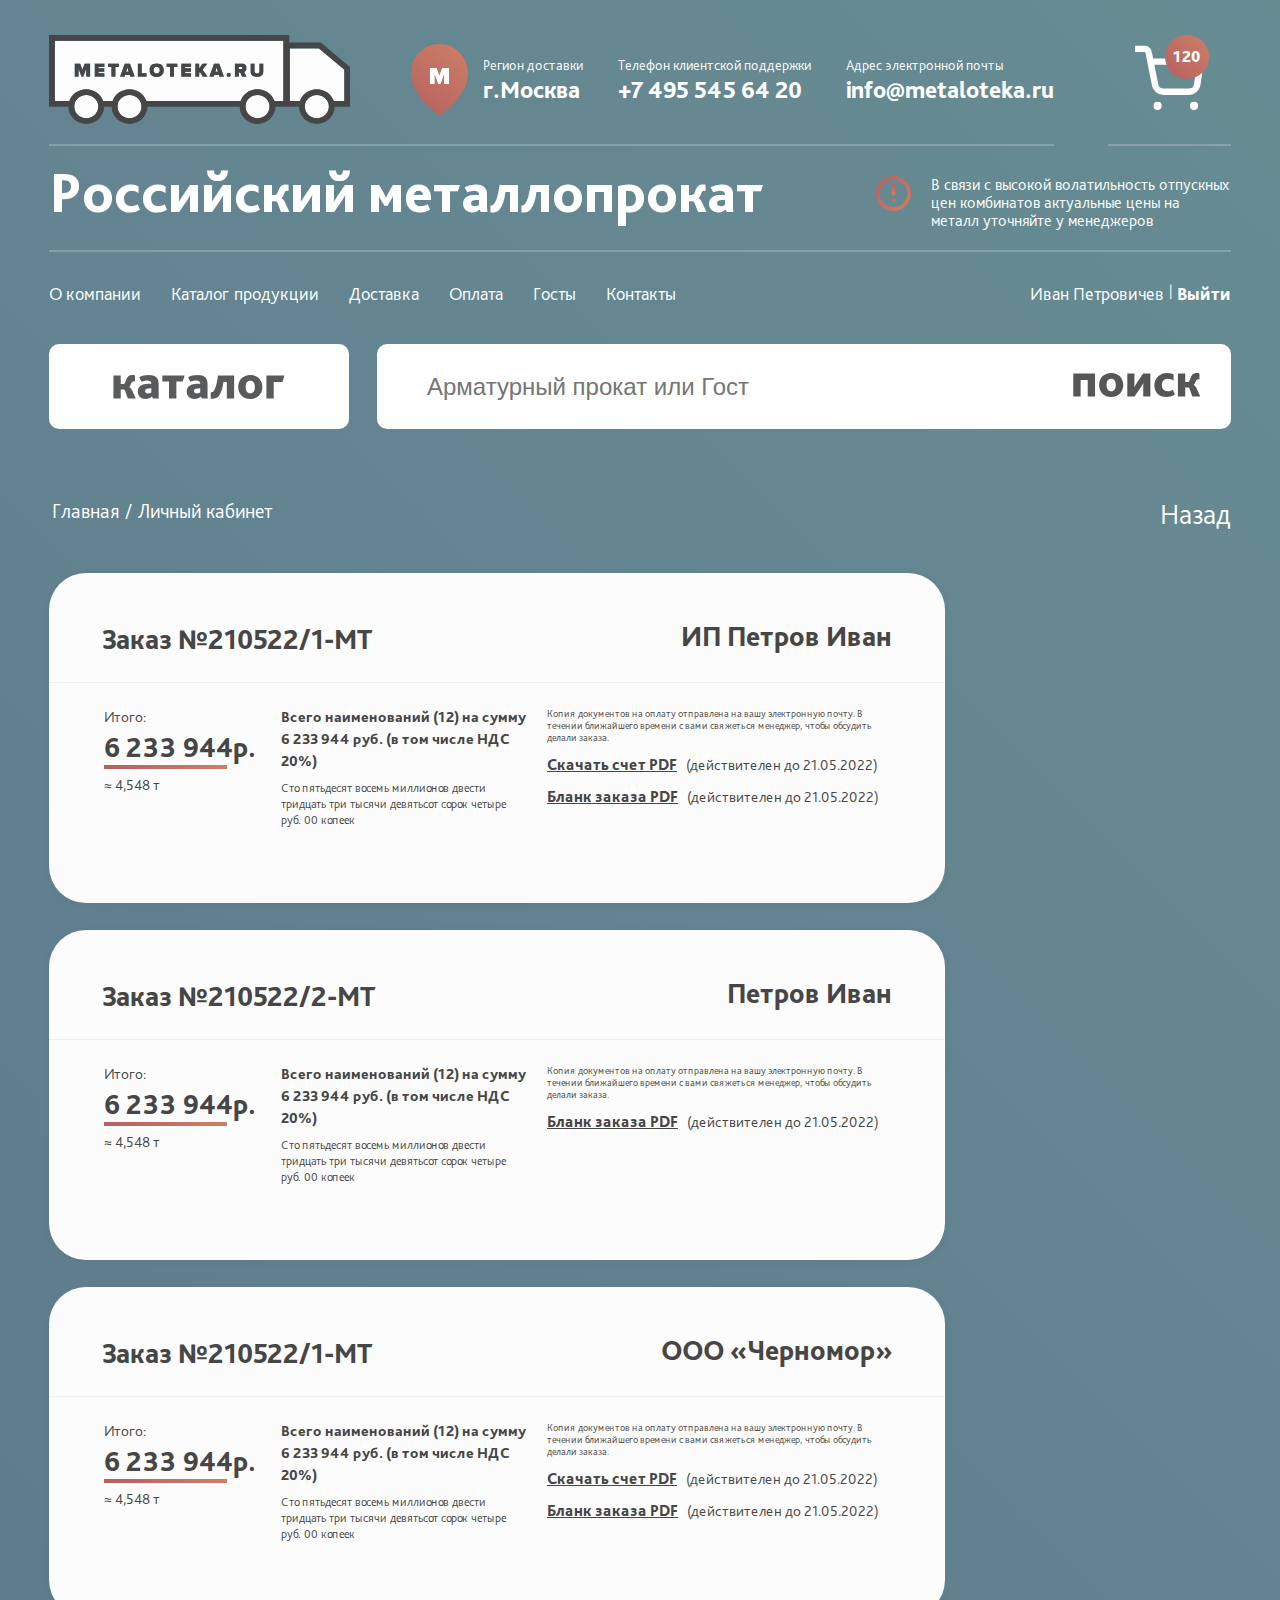
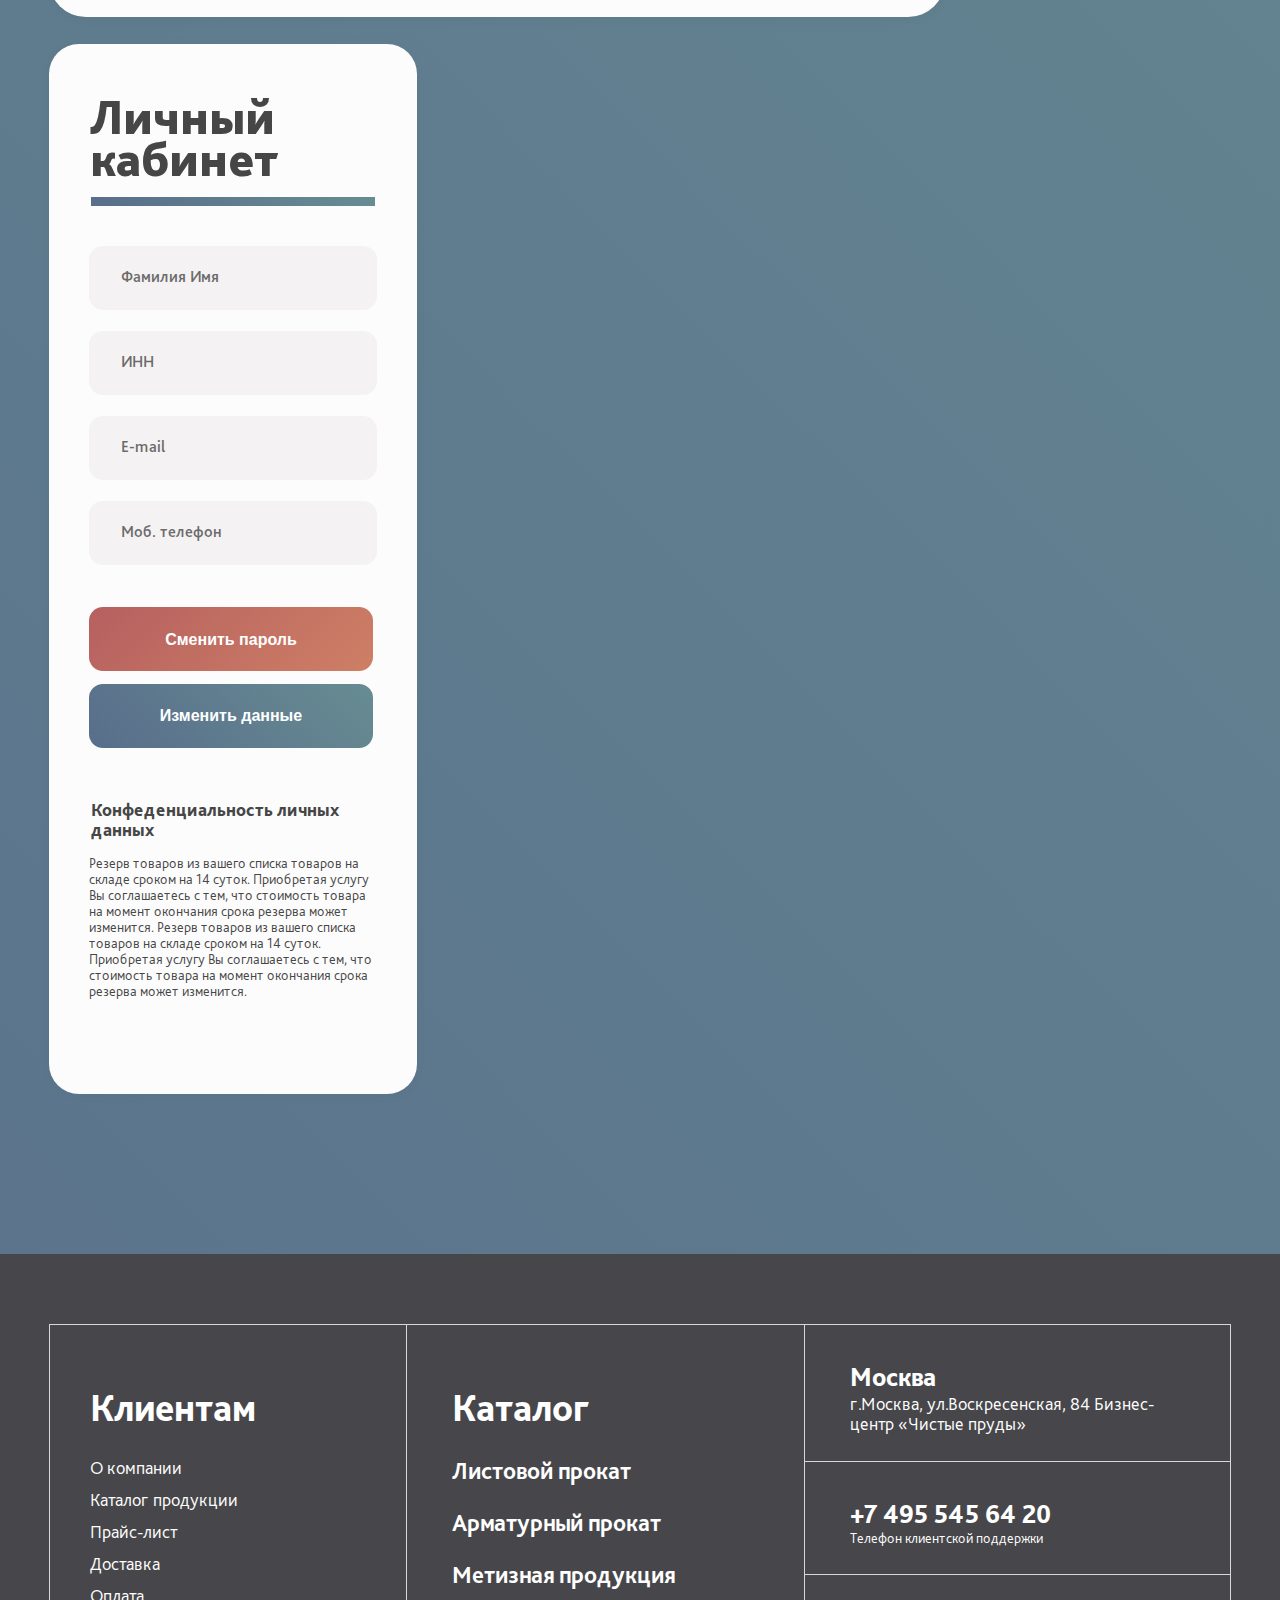
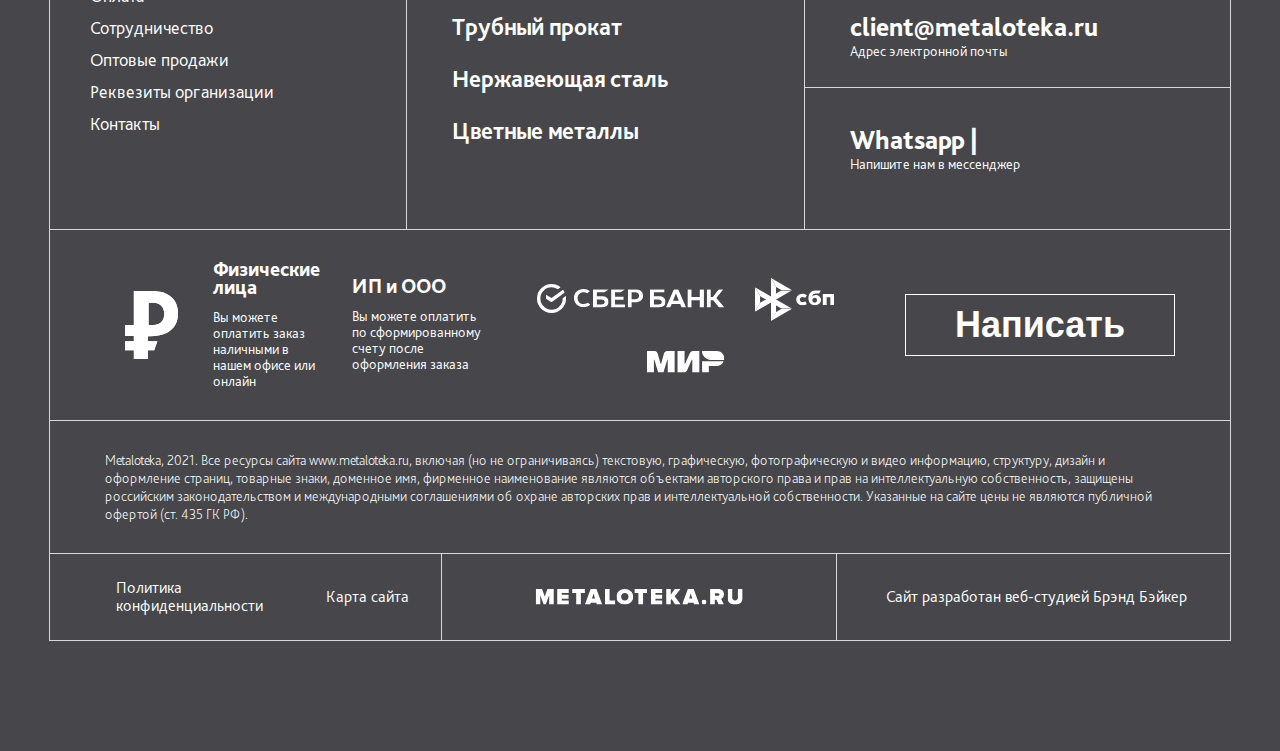
<file: personal-area.html>
<!doctype html>
<html lang="ru">

	<head>
		<meta charset="UTF-8" />
		<meta name="viewport" content="width=device-width,user-scalable=no,initial-scale=1,maximum-scale=1,minimum-scale=1" />
		<meta http-equiv="X-UA-Compatible" content="ie=edge" />
		<meta name="theme-color" content="#678c92" />
		<title>Личный кабинет</title>
		<link href="/css/app.css" rel="stylesheet">
	</head>

	<body class="body">
		<header class="header">
			<div class="container">
				<div class="row justify-content-between align-items-xl-center">
					<div class="header__connection">
						<div class="header__line"></div><img class="header__logo" src="/images/logo.svg" alt="логотип metaloteka" />
						<div class="header__line"></div>
						<div class="contact-header ml-lg-60"><img class="contact-header__icon" src="/images/icon-pin-map.svg" alt="icon" /><span class="text contact-header__text">Регион доставки</span><span class="contact-header__contact">г.Москва</span></div>
						<div class="contact-header ml-lg-20"><span class="text contact-header__text">Телефон клиентской поддержки</span><a class="contact-header__contact" href="tel:+74955456420">+7 495 545 64 20</a></div>
						<div class="contact-header ml-lg-20"><span class="text contact-header__text">Адрес электронной почты</span><a class="contact-header__contact" href="mailto:info@metaloteka.ru">info@metaloteka.ru</a></div>
					</div>
					<div class="header__shipped"><span class="header__number-shipped">245 т</span>
						<div class="header__divider-shipped"></div><span class="text">отгружено за неделю</span>
					</div>
					<div class="header__wrap-basket"><a class="header__basket header__basket_full" href="#">
							<div class="header__basket-num">120</div>
							<div class="header__basket-icon"><svg width="69" height="65" viewBox="0 0 69 65" xmlns="http://www.w3.org/2000/svg">
									<defs>
										<clipPath id="dl3q6myura">
											<path d="M4500 0v5500H0V0h4500z" />
										</clipPath>
										<clipPath id="a5dmji0u5b">
											<path d="M9.36 0a7.516 7.516 0 0 1 7.375 6.05l1.363 6.846h47.384a3.24 3.24 0 0 1 2.457 1.1c.62.71.897 1.654.763 2.586l-3.22 22.706c-.859 5.83-5.858 10.15-11.745 10.146H28.51a11.81 11.81 0 0 1-11.56-9.512L10.432 7.308a1.073 1.073 0 0 0-1.074-.86H0V0zm52.407 19.344h-42.38l3.865 19.343a5.37 5.37 0 0 0 5.259 4.299h25.163a5.37 5.37 0 0 0 5.367-4.61l2.726-19.032z" />
										</clipPath>
										<clipPath id="hx4p2o3vkc">
											<path d="M8.588 4.298c0 5.73-8.588 5.73-8.588 0s8.588-5.73 8.588 0z" />
										</clipPath>
									</defs>
									<g fill="currentColor" clip-path="url(#dl3q6myura)" transform="translate(-2284 -595)">
										<g>
											<g clip-path="url(#a5dmji0u5b)" transform="translate(2284 595.522)">
												<path d="M0 0h68.735v49.434H0V0z" />
											</g>
											<g clip-path="url(#hx4p2o3vkc)" transform="translate(2338.747 651.405)">
												<path d="M0 0h8.588v8.595H0V0z" />
											</g>
											<g clip-path="url(#hx4p2o3vkc)" transform="translate(2302.25 651.405)">
												<path d="M0 0h8.588v8.595H0V0z" />
											</g>
										</g>
									</g>
								</svg></div>
						</a></div>
				</div>
				<div class="contact-header-warning">
					<p class="contact-header-warning__title">Российский металлопрокат</p>
					<div class="contact-header-warning__line"></div>
					<div class="contact-header-warning__right"><img class="contact-header-warning__img" src="/images/icon-warning.svg" alt="icon" />
						<p class="contact-header-warning__warning">В связи с высокой волатильность отпускных цен комбинатов актуальные цены на металл уточняйте у менеджеров</p>
					</div>
					<div class="contact-header-warning__line"></div>
				</div>
				<div class="header__nav">
					<div class="row">
						<div class="header__nav-link"><a class="header__link" href="#">О компании</a><a class="header__link" href="/catalog.html">Каталог продукции</a><a class="header__link" href="#">Доставка</a><a class="header__link" href="/cart-page.html">Оплата</a><a class="header__link" href="#">Госты</a><a class="header__link" href="/contacts.html">Контакты</a></div>
						<div class="header__date">
							<div class="header__name">Иван Петровичев</div><span class="header__stick">|</span><a class="header__exit" href="#" data-popup-open="authorization">Выйти</a>
						</div>
					</div>
				</div>
				<div class="row justify-content-between noWrap"><button class="header__catalog"><svg width="172" height="24" viewBox="0 0 172 24" xmlns="http://www.w3.org/2000/svg">
							<g fill="#555657" fill-rule="nonzero" opacity=".978">
								<path d="M.42 23.515h7.334v-8.97h2.962c.632 0 1.166.63 1.652 1.94l2.476 7.03h7.965l-4.128-8.921c-.631-1.358-1.505-2.133-2.574-2.57v-.097c1.506-1.018 1.749-3.588 2.866-4.945.388-.437.874-.679 1.554-.679a4.36 4.36 0 0 1 1.457.242V.388C21.207.097 19.847 0 19.118 0c-2.185 0-3.545.776-4.468 1.94-2.088 2.666-1.991 7.127-4.614 7.127H7.754V.582H.42v22.933zM40.002 23.515h6.022c-.389-1.26-.389-3.103-.389-4.509V8.727C45.635 3.152 42.721 0 35.631 0c-3.643 0-6.751.873-9.47 2.23l2.282 4.606c1.651-.872 3.885-1.406 5.828-1.406 2.477 0 4.03.873 4.03 3.006v.243l-3.642.145c-2.33.097-4.42.534-6.07 1.406-2.38 1.26-3.837 3.152-3.837 6.255 0 4.412 3.302 7.515 7.819 7.515 2.865 0 4.857-1.067 6.41-2.424l1.02 1.94zm-1.7-10.23v4.267c-.534.339-1.749.824-3.351.824-1.749 0-2.866-.776-2.866-2.376 0-.97.34-1.552 1.02-1.988.632-.388 1.554-.582 2.72-.63l2.477-.097zM56.028 23.515h7.334V6.594h6.362L71.569.582H49.326v6.012h6.702zM88.907 23.515h6.022c-.388-1.26-.388-3.103-.388-4.509V8.727C94.54 3.152 91.627 0 84.536 0c-3.642 0-6.75.873-9.47 2.23l2.283 4.606c1.65-.872 3.885-1.406 5.828-1.406 2.476 0 4.03.873 4.03 3.006v.243l-3.642.145c-2.331.097-4.42.534-6.07 1.406-2.38 1.26-3.837 3.152-3.837 6.255 0 4.412 3.302 7.515 7.819 7.515 2.865 0 4.856-1.067 6.41-2.424l1.02 1.94zm-1.7-10.23v4.267c-.534.339-1.748.824-3.35.824-1.749 0-2.866-.776-2.866-2.376 0-.97.34-1.552 1.02-1.988.631-.388 1.554-.582 2.72-.63l2.476-.097zM99.446 23.855c2.817 0 4.808-.97 6.314-2.764 2.428-2.86 3.933-7.855 4.662-14.06h3.4v16.484h7.333V.582H105.03c-1.02 8-2.622 13.285-4.274 15.515-.631.873-1.36 1.26-2.234 1.26-.097 0-.485 0-.825-.096v6.4c.582.145 1.31.194 1.748.194zM137.279 24c7.139 0 12.093-5.042 12.093-12.024C149.372 4.994 144.418 0 137.279 0c-7.14 0-12.093 4.994-12.093 11.976 0 6.982 4.954 12.024 12.093 12.024zm0-5.77c-3.254 0-4.614-2.715-4.614-6.254 0-3.54 1.36-6.206 4.614-6.206 3.254 0 4.613 2.666 4.613 6.206 0 3.54-1.36 6.254-4.613 6.254zM153.403 23.515h7.333V7.03h8.693L171.42.582h-18.017z" />
							</g>
						</svg></button>
					<div class="header__right"><input class="header__search" placeholder="Арматурный прокат или Гост" /><button class="header__button-search"><svg width="128" height="24" viewBox="0 0 128 24" xmlns="http://www.w3.org/2000/svg">
								<g fill="#555657" fill-rule="nonzero">
									<path d="M.291 23.515h7.333V7.03h7.091v16.485h7.334V.582H.29zM38.172 24c7.14 0 12.093-5.042 12.093-12.024C50.265 4.994 45.312 0 38.172 0 31.033 0 26.08 4.994 26.08 11.976 26.08 18.958 31.033 24 38.172 24zm0-5.77c-3.254 0-4.613-2.715-4.613-6.254 0-3.54 1.36-6.206 4.613-6.206 3.254 0 4.614 2.666 4.614 6.206 0 3.54-1.36 6.254-4.614 6.254zM54.296 23.515h7.188l5.925-8.582c1.263-1.842 2.477-3.927 2.914-4.751h.146c-.146 1.26-.243 3.248-.243 5.14v8.193h7.14V.582h-7.189l-5.925 8.582c-1.262 1.842-2.477 3.927-2.914 4.751h-.145c.145-1.26.243-3.248.243-5.14V.583h-7.14v22.933zM93.538 24c3.35 0 6.41-.97 8.353-2.376l-2.04-4.945c-1.748.97-3.302 1.551-5.245 1.551-3.448 0-5.73-2.133-5.73-6.109 0-3.54 2.185-6.351 6.021-6.351 2.234 0 3.983.678 5.683 1.988V1.697C99.414.921 97.326 0 94.023 0 87.37 0 81.396 4.752 81.396 12.17c0 6.788 4.371 11.83 12.142 11.83zM104.902 23.515h7.334v-8.97h2.962c.631 0 1.166.63 1.651 1.94l2.477 7.03h7.965l-4.128-8.921c-.632-1.358-1.506-2.133-2.574-2.57v-.097c1.505-1.018 1.748-3.588 2.865-4.945.389-.437.874-.679 1.554-.679a4.36 4.36 0 0 1 1.457.242V.388C125.688.097 124.328 0 123.6 0c-2.186 0-3.545.776-4.468 1.94-2.088 2.666-1.991 7.127-4.614 7.127h-2.282V.582h-7.334v22.933z" />
								</g>
							</svg></button></div>
				</div>
			</div>
		</header>
		<main class="main">
			<section class="section-breadcrumbs">
				<div class="container">
					<div class="section-breadcrumbs__inner"><a class="section-breadcrumbs__link" href="/">Главная</a><span class="section-breadcrumbs__link">/</span><span class="section-breadcrumbs__link">Личный кабинет</span></div><a class="section-breadcrumbs__back" href="#">Назад</a>
				</div>
			</section>
			<section class="section-orders-list">
				<div class="container">
					<div class="section-orders-list__inner">
						<div class="section-orders-list__left">
							<div class="card">
								<div class="title"><span class="text text_fs-28 text_wet-asphalt text_fw-800 title__text">Заказ №210522/1-MT</span>
									<h2 class="title__firm">ИП Петров Иван</h2>
								</div>
								<hr class="line" noshade="noshade" />
								<div class="call">
									<div class="summ summ_left">
										<p class="summ__total">Итого:</p>
										<div class="summ__total summ__total_summ">
											<p class="summ__number summ__number_summ">6 233 944</p>
											<p class="summ__ruble">р.</p>
										</div>
										<div class="summ__line"></div>
										<p class="summ__total">≈ 4,548 т</p>
									</div>
									<div class="summ summ_center">
										<p class="summ__total summ__total_bold">Всего наименований (12) на сумму 6 233 944 руб. (в том числе НДС 20%)</p>
										<p class="summ__total summ__total_small">Сто пятьдесят восемь миллионов двести тридцать три тысячи девятьсот сорок четыре руб. 00 копеек</p>
									</div>
									<hr class="line__s" noshade="noshade" />
									<div class="summ summ_right">
										<p class="summ__total summ__total_mini">Копия документов на оплату отправлена на вашу электронную почту. В течении ближайшего времени с вами свяжеться менеджер, чтобы обсудить делали заказа.</p>
										<div class="summ__total summ__total_wrap">
											<div class="summ__link"><a class="summ__download" href="#">Скачать счет PDF</a><span class="summ__date">(действителен до 21.05.2022)</span></div>
											<div class="summ__link"><a class="summ__download" href="#">Бланк заказа PDF</a><span class="summ__date">(действителен до 21.05.2022)</span></div>
										</div>
									</div>
								</div>
							</div>
							<div class="card">
								<div class="title"><span class="text text_fs-28 text_wet-asphalt text_fw-800 title__text">Заказ №210522/2-MT</span>
									<h2 class="title__firm">Петров Иван</h2>
								</div>
								<hr class="line" noshade="noshade" />
								<div class="call">
									<div class="summ summ_left">
										<p class="summ__total">Итого:</p>
										<div class="summ__total summ__total_summ">
											<p class="summ__number summ__number_summ">6 233 944</p>
											<p class="summ__ruble">р.</p>
										</div>
										<div class="summ__line"></div>
										<p class="summ__total">≈ 4,548 т</p>
									</div>
									<div class="summ summ_center">
										<p class="summ__total summ__total_bold">Всего наименований (12) на сумму 6 233 944 руб. (в том числе НДС 20%)</p>
										<p class="summ__total summ__total_small">Сто пятьдесят восемь миллионов двести тридцать три тысячи девятьсот сорок четыре руб. 00 копеек</p>
									</div>
									<hr class="line__s" noshade="noshade" />
									<div class="summ summ_right">
										<p class="summ__total summ__total_mini">Копия документов на оплату отправлена на вашу электронную почту. В течении ближайшего времени с вами свяжеться менеджер, чтобы обсудить делали заказа.</p>
										<div class="summ__total summ__total_wrap">
											<div class="summ__link"><a class="summ__download" href="#">Бланк заказа PDF</a><span class="summ__date">(действителен до 21.05.2022)</span></div>
										</div>
									</div>
								</div>
							</div>
							<div class="card card_hide">
								<div class="title"><span class="text text_fs-28 text_wet-asphalt text_fw-800 title__text">Заказ №210522/1-MT</span>
									<h2 class="title__firm">ООО «Черномор»</h2>
								</div>
								<hr class="line" noshade="noshade" />
								<div class="call">
									<div class="summ summ_left">
										<p class="summ__total">Итого:</p>
										<div class="summ__total summ__total_summ">
											<p class="summ__number summ__number_summ">6 233 944</p>
											<p class="summ__ruble">р.</p>
										</div>
										<div class="summ__line"></div>
										<p class="summ__total">≈ 4,548 т</p>
									</div>
									<div class="summ summ_center">
										<p class="summ__total summ__total_bold">Всего наименований (12) на сумму 6 233 944 руб. (в том числе НДС 20%)</p>
										<p class="summ__total summ__total_small">Сто пятьдесят восемь миллионов двести тридцать три тысячи девятьсот сорок четыре руб. 00 копеек</p>
									</div>
									<hr class="line__s" noshade="noshade" />
									<div class="summ summ_right">
										<p class="summ__total summ__total_mini">Копия документов на оплату отправлена на вашу электронную почту. В течении ближайшего времени с вами свяжеться менеджер, чтобы обсудить делали заказа.</p>
										<div class="summ__total summ__total_wrap">
											<div class="summ__link"><a class="summ__download" href="#">Скачать счет PDF</a><span class="summ__date">(действителен до 21.05.2022)</span></div>
											<div class="summ__link"><a class="summ__download" href="#">Бланк заказа PDF</a><span class="summ__date">(действителен до 21.05.2022)</span></div>
										</div>
									</div>
								</div>
							</div>
						</div>
						<div class="section-orders-list__right">
							<div class="section-orders-list__title">Личный кабинет</div>
							<div class="section-orders-list__line"></div>
							<form class="section-orders-list__form"><label class="section-orders-list__field-item"><input required="required" /><span>Фамилия Имя</span></label><label class="section-orders-list__field-item"><input required="required" /><span>ИНН</span></label><label class="section-orders-list__field-item"><input required="required" /><span>E-mail</span></label><label class="section-orders-list__field-item"><input required="required" /><span>Моб. телефон</span></label><button class="section-orders-list__button-password">Сменить пароль</button><button class="section-orders-list__button-data">Изменить данные</button></form>
							<div class="section-orders-list__subtitle">Конфеденциальность личных данных</div>
							<div class="section-orders-list__text">Резерв товаров из вашего списка товаров на складе сроком на 14 суток. Приобретая услугу Вы соглашаетесь с тем, что стоимость товара на момент окончания срока резерва может изменится. Резерв товаров из вашего списка товаров на складе сроком на 14 суток. Приобретая услугу Вы соглашаетесь с тем, что стоимость товара на момент окончания срока резерва может изменится.</div>
						</div>
					</div>
				</div>
			</section>
			<section class="section-catalog" data-type-section="general">
				<div class="container">
					<div class="section-catalog__catalog-wrapper">
						<div class="section-catalog__left-aside">
							<div class="section-catalog__logo"><img class="section-catalog__img" src="/images/catalog-banner.svg" />
								<div class="section-catalog__banner"><span class="section-catalog__title">Металотека</span><span class="section-catalog__subtitle">Каталог</span>
									<div class="section-catalog__range"></div>
								</div>
							</div>
							<div class="section-catalog__navigation"><a class="section-catalog__category" href="#">Трубный прокат</a><a class="section-catalog__category" href="#">Арматурный прокат</a><a class="section-catalog__category" href="#">Метизная продукция</a><a class="section-catalog__category" href="#">Листовой прокат</a><a class="section-catalog__category" href="#">Нержавеющая сталь</a><a class="section-catalog__category" href="#">Цветные металлы</a><a class="section-catalog__category" href="#">Сортовой прокат</a>
								<div class="section-catalog__accordion-wrapper">
									<div class="accordion-list">
										<div class="accordion accordion_fz-20 accordion_arrow">
											<div class="accordion__title">Листовой прокат</div>
											<div class="accordion__body">
												<div class="accordion-list__list-wrapper"><a class="accordion-list__link" href="#">Труба профильная</a><a class="accordion-list__link" href="#">Трубы в изоляции</a><a class="accordion-list__link" href="#">Труба водогазопроводная оцинкованная</a><a class="accordion-list__link" href="#">Трубы в изоляции</a><a class="accordion-list__link" href="#">Труба магистральная</a><a class="accordion-list__link" href="#">Труба Овальная</a><a class="accordion-list__link" href="#">Труба профильная</a><a class="accordion-list__link" href="#">Труба профильная</a></div>
											</div>
										</div>
									</div>
									<div class="section-catalog__line-small"></div>
									<div class="accordion-list">
										<div class="accordion accordion_fz-20 accordion_arrow">
											<div class="accordion__title">Арматурный прокат</div>
											<div class="accordion__body">
												<div class="accordion-list__list-wrapper"><a class="accordion-list__link" href="#">Труба профильная</a><a class="accordion-list__link" href="#">Трубы в изоляции</a><a class="accordion-list__link" href="#">Труба водогазопроводная оцинкованная</a><a class="accordion-list__link" href="#">Трубы в изоляции</a><a class="accordion-list__link" href="#">Труба магистральная</a><a class="accordion-list__link" href="#">Труба Овальная</a><a class="accordion-list__link" href="#">Труба профильная</a><a class="accordion-list__link" href="#">Труба профильная</a></div>
											</div>
										</div>
									</div>
									<div class="section-catalog__line-small"></div>
									<div class="accordion-list">
										<div class="accordion accordion_fz-20 accordion_arrow">
											<div class="accordion__title">Метизная продукция</div>
											<div class="accordion__body">
												<div class="accordion-list__list-wrapper"><a class="accordion-list__link" href="#">Труба профильная</a><a class="accordion-list__link" href="#">Трубы в изоляции</a><a class="accordion-list__link" href="#">Труба водогазопроводная оцинкованная</a><a class="accordion-list__link" href="#">Трубы в изоляции</a><a class="accordion-list__link" href="#">Труба магистральная</a><a class="accordion-list__link" href="#">Труба Овальная</a><a class="accordion-list__link" href="#">Труба профильная</a><a class="accordion-list__link" href="#">Труба профильная</a></div>
											</div>
										</div>
									</div>
									<div class="section-catalog__line-small"></div>
									<div class="accordion-list">
										<div class="accordion accordion_fz-20 accordion_arrow">
											<div class="accordion__title">Трубный прокат</div>
											<div class="accordion__body">
												<div class="accordion-list__list-wrapper"><a class="accordion-list__link" href="#">Труба профильная</a><a class="accordion-list__link" href="#">Трубы в изоляции</a><a class="accordion-list__link" href="#">Труба водогазопроводная оцинкованная</a><a class="accordion-list__link" href="#">Трубы в изоляции</a><a class="accordion-list__link" href="#">Труба магистральная</a><a class="accordion-list__link" href="#">Труба Овальная</a><a class="accordion-list__link" href="#">Труба профильная</a><a class="accordion-list__link" href="#">Труба профильная</a></div>
											</div>
										</div>
									</div>
									<div class="section-catalog__line-small"></div>
									<div class="accordion-list">
										<div class="accordion accordion_fz-20 accordion_arrow">
											<div class="accordion__title">Нержавеющая сталь</div>
											<div class="accordion__body">
												<div class="accordion-list__list-wrapper"><a class="accordion-list__link" href="#">Труба профильная</a><a class="accordion-list__link" href="#">Трубы в изоляции</a><a class="accordion-list__link" href="#">Труба водогазопроводная оцинкованная</a><a class="accordion-list__link" href="#">Трубы в изоляции</a><a class="accordion-list__link" href="#">Труба магистральная</a><a class="accordion-list__link" href="#">Труба Овальная</a><a class="accordion-list__link" href="#">Труба профильная</a><a class="accordion-list__link" href="#">Труба профильная</a></div>
											</div>
										</div>
									</div>
									<div class="section-catalog__line-small"></div>
									<div class="accordion-list">
										<div class="accordion accordion_fz-20 accordion_arrow">
											<div class="accordion__title">Цветные металлы</div>
											<div class="accordion__body">
												<div class="accordion-list__list-wrapper"><a class="accordion-list__link" href="#">Труба профильная</a><a class="accordion-list__link" href="#">Трубы в изоляции</a><a class="accordion-list__link" href="#">Труба водогазопроводная оцинкованная</a><a class="accordion-list__link" href="#">Трубы в изоляции</a><a class="accordion-list__link" href="#">Труба магистральная</a><a class="accordion-list__link" href="#">Труба Овальная</a><a class="accordion-list__link" href="#">Труба профильная</a><a class="accordion-list__link" href="#">Труба профильная</a></div>
											</div>
										</div>
									</div>
									<div class="section-catalog__line-small"></div>
									<div class="accordion-list">
										<div class="accordion accordion_fz-20 accordion_arrow">
											<div class="accordion__title">Сортовой прокат</div>
											<div class="accordion__body">
												<div class="accordion-list__list-wrapper"><a class="accordion-list__link" href="#">Труба профильная</a><a class="accordion-list__link" href="#">Трубы в изоляции</a><a class="accordion-list__link" href="#">Труба водогазопроводная оцинкованная</a><a class="accordion-list__link" href="#">Трубы в изоляции</a><a class="accordion-list__link" href="#">Труба магистральная</a><a class="accordion-list__link" href="#">Труба Овальная</a><a class="accordion-list__link" href="#">Труба профильная</a><a class="accordion-list__link" href="#">Труба профильная</a></div>
											</div>
										</div>
									</div>
									<div class="section-catalog__line-small"></div>
								</div>
							</div>
							<div class="section-catalog__mobile-description">Металлопрокат оптом и в розницу с доставкой по Москве и московской области</div>
						</div>
						<div class="section-catalog__right-aside">
							<div class="product-main">
								<div class="product-main__wrapper"><span class="product-main__title">Трубный прокат</span>
									<div class="product-main__range"></div>
									<div class="product-main__information-block">
										<div class="accordion-list">
											<div class="accordion accordion_fz-20 accordion_reset">
												<div class="accordion__title">Труба профильная (158)</div>
												<div class="accordion__body">
													<div class="accordion-list__list-wrapper"><a class="accordion-list__link" href="#">Труба профильная прямоугольная</a><a class="accordion-list__link" href="#">Труба профильная прямоугольная</a><a class="accordion-list__link" href="#">Труба профильная прямоугольная</a><a class="accordion-list__link" href="#">Труба профильная прямоугольная</a><a class="accordion-list__link" href="#">Труба профильная прямоугольная</a><a class="accordion-list__link" href="#">Труба профильная прямоугольная</a><a class="accordion-list__link" href="#">Труба профильная прямоугольная</a></div>
												</div>
											</div>
										</div>
										<div class="accordion-list">
											<div class="accordion accordion_fz-20 accordion_reset">
												<div class="accordion__title">Труба профильная (158)</div>
												<div class="accordion__body">
													<div class="accordion-list__list-wrapper"><a class="accordion-list__link" href="#">Труба профильная прямоугольная</a><a class="accordion-list__link" href="#">Труба профильная прямоугольная</a><a class="accordion-list__link" href="#">Труба профильная прямоугольная</a><a class="accordion-list__link" href="#">Труба профильная прямоугольная</a><a class="accordion-list__link" href="#">Труба профильная прямоугольная</a><a class="accordion-list__link" href="#">Труба профильная прямоугольная</a><a class="accordion-list__link" href="#">Труба профильная прямоугольная</a></div>
												</div>
											</div>
										</div>
										<div class="accordion-list">
											<div class="accordion accordion_fz-20 accordion_reset">
												<div class="accordion__title">Труба профильная (158)</div>
												<div class="accordion__body">
													<div class="accordion-list__list-wrapper"><a class="accordion-list__link" href="#">Труба профильная прямоугольная</a><a class="accordion-list__link" href="#">Труба профильная прямоугольная</a><a class="accordion-list__link" href="#">Труба профильная прямоугольная</a><a class="accordion-list__link" href="#">Труба профильная прямоугольная</a><a class="accordion-list__link" href="#">Труба профильная прямоугольная</a><a class="accordion-list__link" href="#">Труба профильная прямоугольная</a><a class="accordion-list__link" href="#">Труба профильная прямоугольная</a></div>
												</div>
											</div>
										</div>
										<div class="accordion-list">
											<div class="accordion accordion_fz-20 accordion_reset">
												<div class="accordion__title">Труба профильная (158)</div>
												<div class="accordion__body">
													<div class="accordion-list__list-wrapper"><a class="accordion-list__link" href="#">Труба профильная прямоугольная</a><a class="accordion-list__link" href="#">Труба профильная прямоугольная</a><a class="accordion-list__link" href="#">Труба профильная прямоугольная</a><a class="accordion-list__link" href="#">Труба профильная прямоугольная</a><a class="accordion-list__link" href="#">Труба профильная прямоугольная</a><a class="accordion-list__link" href="#">Труба профильная прямоугольная</a><a class="accordion-list__link" href="#">Труба профильная прямоугольная</a></div>
												</div>
											</div>
										</div>
										<div class="accordion-list">
											<div class="accordion accordion_fz-20 accordion_reset">
												<div class="accordion__title">Труба профильная (158)</div>
												<div class="accordion__body">
													<div class="accordion-list__list-wrapper"><a class="accordion-list__link" href="#">Труба профильная прямоугольная</a><a class="accordion-list__link" href="#">Труба профильная прямоугольная</a><a class="accordion-list__link" href="#">Труба профильная прямоугольная</a><a class="accordion-list__link" href="#">Труба профильная прямоугольная</a><a class="accordion-list__link" href="#">Труба профильная прямоугольная</a><a class="accordion-list__link" href="#">Труба профильная прямоугольная</a><a class="accordion-list__link" href="#">Труба профильная прямоугольная</a></div>
												</div>
											</div>
										</div>
										<div class="accordion-list">
											<div class="accordion accordion_fz-20 accordion_reset">
												<div class="accordion__title">Труба профильная (158)</div>
												<div class="accordion__body">
													<div class="accordion-list__list-wrapper"><a class="accordion-list__link" href="#">Труба профильная прямоугольная</a><a class="accordion-list__link" href="#">Труба профильная прямоугольная</a><a class="accordion-list__link" href="#">Труба профильная прямоугольная</a><a class="accordion-list__link" href="#">Труба профильная прямоугольная</a><a class="accordion-list__link" href="#">Труба профильная прямоугольная</a><a class="accordion-list__link" href="#">Труба профильная прямоугольная</a><a class="accordion-list__link" href="#">Труба профильная прямоугольная</a></div>
												</div>
											</div>
										</div>
										<div class="accordion-list">
											<div class="accordion accordion_fz-20 accordion_reset">
												<div class="accordion__title">Труба профильная (158)</div>
												<div class="accordion__body">
													<div class="accordion-list__list-wrapper"><a class="accordion-list__link" href="#">Труба профильная прямоугольная</a><a class="accordion-list__link" href="#">Труба профильная прямоугольная</a><a class="accordion-list__link" href="#">Труба профильная прямоугольная</a><a class="accordion-list__link" href="#">Труба профильная прямоугольная</a><a class="accordion-list__link" href="#">Труба профильная прямоугольная</a><a class="accordion-list__link" href="#">Труба профильная прямоугольная</a><a class="accordion-list__link" href="#">Труба профильная прямоугольная</a></div>
												</div>
											</div>
										</div>
									</div>
								</div>
							</div>
							<div class="product-tags">
								<div class="product-tags__tags-wrapper"><a class="product-tags__tag" href="#">Труба профильная</a><a class="product-tags__tag" href="#">Профильная</a><a class="product-tags__tag" href="#">Труба 8мм</a><a class="product-tags__tag" href="#">Труба 8мм</a><a class="product-tags__tag" href="#">уголок</a><a class="product-tags__tag" href="#">лента</a><a class="product-tags__tag" href="#">плита</a><a class="product-tags__tag" href="#">шестигранник</a></div><img class="product-tags__img-bg" src="/images/catalog-bg.png" />
							</div>
							<div class="product-footer">
								<div class="product-footer__footer-wrapper"><img class="product-footer__qr" src="/images/icon-qr.svg" />
									<div class="contact-information-footer">
										<div class="contact-information-footer__name"><span class="contact-information-footer__title">Metaloteka</span>
											<div class="contact-information-footer__sub-title">Металлопрокат оптом и в розницу</div>
											<p class="contact-information-footer__text">QR-код для загрузки реквизитов в мобильное приложение банка</p>
										</div>
									</div>
									<div class="contact-information-footer">
										<div class="contact-information-footer__name"><a class="contact-information-footer__link" href="tel:+74955456420">+7 495 545 64 20</a>
											<p class="contact-information-footer__text">Телефон клиентской поддержки</p>
											<p class="contact-information-footer__text contact-information-footer__text_bold">Онлайн заявки и заказы обрабатываем с 9:00-18:00</p>
										</div>
									</div>
									<div class="contact-information-footer">
										<div class="contact-information-footer__name"><a class="contact-information-footer__link" href="mailto:info@metaloteka.ru">info@metaloteka.ru</a>
											<p class="contact-information-footer__text">Напишите нам и мы постараемся ответить на все ваши вопросы</p>
										</div>
									</div>
								</div>
							</div>
						</div>
					</div>
				</div>
			</section>
			<section class="section-catalog" data-type-section="details">
				<div class="container">
					<div class="section-catalog__catalog-wrapper">
						<div class="section-catalog__left-aside">
							<div class="section-catalog__logo"><img class="section-catalog__img" src="/images/catalog-banner.svg" />
								<div class="section-catalog__banner"><span class="section-catalog__title">Металотека</span><span class="section-catalog__subtitle">Листовой прокат</span>
									<div class="section-catalog__range"></div>
								</div>
							</div>
							<div class="section-catalog__navigation"><a class="section-catalog__selected-title" href="#">Цветные металлы</a>
								<div class="section-catalog__details-navigation-wrapper"><a class="section-catalog__details-item" href="">Латунь (72)</a><a class="section-catalog__details-item" href="">Круг латунный</a><a class="section-catalog__details-item" href="">Латунная лента</a><a class="section-catalog__details-item" href="">Латунный лист</a><a class="section-catalog__details-item" href="">Латунная труба</a><a class="section-catalog__details-item" href="">Латунная проволока</a><a class="section-catalog__details-item" href="">Латунный шестигранник</a><a class="section-catalog__details-item" href="">Латунный квадрат</a></div>
								<div class="section-catalog__details-navigation-wrapper"><a class="section-catalog__details-item" href="">Титан (124)</a><a class="section-catalog__details-item" href="">Титановая проволока</a><a class="section-catalog__details-item" href="">Титановый лист</a></div>
								<div class="section-catalog__details-navigation-wrapper"><a class="section-catalog__details-item" href="">Медь (268)</a><a class="section-catalog__details-item" href="">Медный круг</a><a class="section-catalog__details-item" href="">Медная лента</a><a class="section-catalog__details-item" href="">Медный лист</a><a class="section-catalog__details-item" href="">Медная труба</a><a class="section-catalog__details-item" href="">Медная шина</a><a class="section-catalog__details-item" href="">Медная плита</a><a class="section-catalog__details-item" href="">Медная проволока</a></div>
								<div class="section-catalog__details-navigation-wrapper"><a class="section-catalog__details-item" href="">Аллюминий (158)</a><a class="section-catalog__details-item" href="">Алюминиевый круг</a><a class="section-catalog__details-item" href="">Алюминиевая плита</a><a class="section-catalog__details-item" href="">Алюминиевая труба</a><a class="section-catalog__details-item" href="">Алюминиевый лист</a><a class="section-catalog__details-item" href="">Алюминиевый уголок</a><a class="section-catalog__details-item" href="">Алюминиевая проволока</a><a class="section-catalog__details-item" href="">Алюминиевый швеллер</a><a class="section-catalog__details-item" href="">Алюминиевая профильная труба</a><a class="section-catalog__details-item" href="">Лист алюминиевый</a><a class="section-catalog__details-item" href="">Алюминиевый лист</a><a class="section-catalog__details-item" href="">Алюминиевый уголок</a></div>
							</div>
							<div class="section-catalog__navigation-mobile">
								<div class="section-catalog__navigation-mobile-wrapper"><a class="section-catalog__selected-title" href="#">Лист горячекатный</a>
									<div class="select"><button class="select__button">Толщина, мм</button>
										<div class="select__option-wrapper"><a class="select__option" value="Толщина, 10 мм" href="#">Толщина, 10 мм</a><a class="select__option" value="Толщина, 20 мм" href="#">Толщина, 20 мм</a><a class="select__option" value="Толщина, 30 мм" href="#">Толщина, 30 мм</a><a class="select__option" value="Толщина, 40 мм" href="#">Толщина, 40 мм</a><a class="select__option" value="Толщина, 50 мм" href="#">Толщина, 50 мм</a></div>
									</div>
									<div class="section-catalog__item-wrapper">
										<div class="product-item">
											<p class="product-item__title"><a class="product-item__link">Лист горячекатный, 60 мм</a></p>
											<p class="product-item__subtitle">Просечно-вытяжной лист, 16 мм (изготавливается по технологии горячекатного листа)</p>
											<div class="product-item__column">
												<p class="text">60 мм</p>
												<p class="text">1500 x 600 мм</p>
											</div>
											<div class="product-item__column">
												<p class="text">за 1 тонну</p>
												<p class="text">115 400 р.</p>
											</div>
											<div class="product-item__column">
												<p class="text">за 1 м2</p>
												<p class="text">12 400 р.</p>
											</div>
											<div class="product-item__column">
												<p class="text">за 1 лист</p>
												<p class="text">35 800 р.</p>
											</div>
											<div class="product-item__basket-wrapper">
												<p class="product-item__basket-description">Добавьте в корзину и рассчитайте точный необходимий обьем</p>
												<div class="product-item__basket-img" data-popup-open="product-item-details"><svg width="69" height="65" viewBox="0 0 69 65" xmlns="http://www.w3.org/2000/svg">
														<defs>
															<clipPath id="dl3q6myura">
																<path d="M4500 0v5500H0V0h4500z" />
															</clipPath>
															<clipPath id="a5dmji0u5b">
																<path d="M9.36 0a7.516 7.516 0 0 1 7.375 6.05l1.363 6.846h47.384a3.24 3.24 0 0 1 2.457 1.1c.62.71.897 1.654.763 2.586l-3.22 22.706c-.859 5.83-5.858 10.15-11.745 10.146H28.51a11.81 11.81 0 0 1-11.56-9.512L10.432 7.308a1.073 1.073 0 0 0-1.074-.86H0V0zm52.407 19.344h-42.38l3.865 19.343a5.37 5.37 0 0 0 5.259 4.299h25.163a5.37 5.37 0 0 0 5.367-4.61l2.726-19.032z" />
															</clipPath>
															<clipPath id="hx4p2o3vkc">
																<path d="M8.588 4.298c0 5.73-8.588 5.73-8.588 0s8.588-5.73 8.588 0z" />
															</clipPath>
														</defs>
														<g fill="currentColor" clip-path="url(#dl3q6myura)" transform="translate(-2284 -595)">
															<g>
																<g clip-path="url(#a5dmji0u5b)" transform="translate(2284 595.522)">
																	<path d="M0 0h68.735v49.434H0V0z" />
																</g>
																<g clip-path="url(#hx4p2o3vkc)" transform="translate(2338.747 651.405)">
																	<path d="M0 0h8.588v8.595H0V0z" />
																</g>
																<g clip-path="url(#hx4p2o3vkc)" transform="translate(2302.25 651.405)">
																	<path d="M0 0h8.588v8.595H0V0z" />
																</g>
															</g>
														</g>
													</svg></div>
											</div>
										</div>
										<div class="product-item">
											<p class="product-item__title"><a class="product-item__link">Лист горячекатный, 60 мм</a></p>
											<p class="product-item__subtitle">Просечно-вытяжной лист, 16 мм (изготавливается по технологии горячекатного листа)</p>
											<div class="product-item__column">
												<p class="text">60 мм</p>
												<p class="text">1500 x 600 мм</p>
											</div>
											<div class="product-item__column">
												<p class="text">за 1 тонну</p>
												<p class="text">115 400 р.</p>
											</div>
											<div class="product-item__column">
												<p class="text">за 1 м2</p>
												<p class="text">12 400 р.</p>
											</div>
											<div class="product-item__column">
												<p class="text">за 1 лист</p>
												<p class="text">35 800 р.</p>
											</div>
											<div class="product-item__basket-wrapper">
												<p class="product-item__basket-description">Добавьте в корзину и рассчитайте точный необходимий обьем</p>
												<div class="product-item__basket-img" data-popup-open="product-item-details"><svg width="69" height="65" viewBox="0 0 69 65" xmlns="http://www.w3.org/2000/svg">
														<defs>
															<clipPath id="dl3q6myura">
																<path d="M4500 0v5500H0V0h4500z" />
															</clipPath>
															<clipPath id="a5dmji0u5b">
																<path d="M9.36 0a7.516 7.516 0 0 1 7.375 6.05l1.363 6.846h47.384a3.24 3.24 0 0 1 2.457 1.1c.62.71.897 1.654.763 2.586l-3.22 22.706c-.859 5.83-5.858 10.15-11.745 10.146H28.51a11.81 11.81 0 0 1-11.56-9.512L10.432 7.308a1.073 1.073 0 0 0-1.074-.86H0V0zm52.407 19.344h-42.38l3.865 19.343a5.37 5.37 0 0 0 5.259 4.299h25.163a5.37 5.37 0 0 0 5.367-4.61l2.726-19.032z" />
															</clipPath>
															<clipPath id="hx4p2o3vkc">
																<path d="M8.588 4.298c0 5.73-8.588 5.73-8.588 0s8.588-5.73 8.588 0z" />
															</clipPath>
														</defs>
														<g fill="currentColor" clip-path="url(#dl3q6myura)" transform="translate(-2284 -595)">
															<g>
																<g clip-path="url(#a5dmji0u5b)" transform="translate(2284 595.522)">
																	<path d="M0 0h68.735v49.434H0V0z" />
																</g>
																<g clip-path="url(#hx4p2o3vkc)" transform="translate(2338.747 651.405)">
																	<path d="M0 0h8.588v8.595H0V0z" />
																</g>
																<g clip-path="url(#hx4p2o3vkc)" transform="translate(2302.25 651.405)">
																	<path d="M0 0h8.588v8.595H0V0z" />
																</g>
															</g>
														</g>
													</svg></div>
											</div>
										</div>
										<div class="product-item">
											<p class="product-item__title"><a class="product-item__link">Лист горячекатный, 60 мм</a></p>
											<p class="product-item__subtitle">Просечно-вытяжной лист, 16 мм (изготавливается по технологии горячекатного листа)</p>
											<div class="product-item__column">
												<p class="text">60 мм</p>
												<p class="text">1500 x 600 мм</p>
											</div>
											<div class="product-item__column">
												<p class="text">за 1 тонну</p>
												<p class="text">115 400 р.</p>
											</div>
											<div class="product-item__column">
												<p class="text">за 1 м2</p>
												<p class="text">-</p>
											</div>
											<div class="product-item__column">
												<p class="text">за 1 лист</p>
												<p class="text">-</p>
											</div>
											<div class="product-item__basket-wrapper">
												<p class="product-item__basket-description">Добавьте в корзину и рассчитайте точный необходимий обьем</p>
												<div class="product-item__basket-img" data-popup-open="product-item-details"><svg width="69" height="65" viewBox="0 0 69 65" xmlns="http://www.w3.org/2000/svg">
														<defs>
															<clipPath id="dl3q6myura">
																<path d="M4500 0v5500H0V0h4500z" />
															</clipPath>
															<clipPath id="a5dmji0u5b">
																<path d="M9.36 0a7.516 7.516 0 0 1 7.375 6.05l1.363 6.846h47.384a3.24 3.24 0 0 1 2.457 1.1c.62.71.897 1.654.763 2.586l-3.22 22.706c-.859 5.83-5.858 10.15-11.745 10.146H28.51a11.81 11.81 0 0 1-11.56-9.512L10.432 7.308a1.073 1.073 0 0 0-1.074-.86H0V0zm52.407 19.344h-42.38l3.865 19.343a5.37 5.37 0 0 0 5.259 4.299h25.163a5.37 5.37 0 0 0 5.367-4.61l2.726-19.032z" />
															</clipPath>
															<clipPath id="hx4p2o3vkc">
																<path d="M8.588 4.298c0 5.73-8.588 5.73-8.588 0s8.588-5.73 8.588 0z" />
															</clipPath>
														</defs>
														<g fill="currentColor" clip-path="url(#dl3q6myura)" transform="translate(-2284 -595)">
															<g>
																<g clip-path="url(#a5dmji0u5b)" transform="translate(2284 595.522)">
																	<path d="M0 0h68.735v49.434H0V0z" />
																</g>
																<g clip-path="url(#hx4p2o3vkc)" transform="translate(2338.747 651.405)">
																	<path d="M0 0h8.588v8.595H0V0z" />
																</g>
																<g clip-path="url(#hx4p2o3vkc)" transform="translate(2302.25 651.405)">
																	<path d="M0 0h8.588v8.595H0V0z" />
																</g>
															</g>
														</g>
													</svg></div>
											</div>
										</div>
									</div><a class="section-catalog__btn-product-list" href="">Загрузить еще</a>
								</div>
								<div class="section-catalog__mobile-description">Металлопрокат оптом и в розницу с доставкой по Москве и московской области</div>
							</div>
						</div>
						<div class="section-catalog__right-aside">
							<div class="product-main-details">
								<div class="product-main-details__wrapper"><span class="product-main-details__title">Цветные металлы</span>
									<div class="product-main-details__range"></div>
									<div class="product-main-details__information-block-details"><span class="product-main-details__aboveTitle">Алюминий</span><span class="product-main-details__subtitle">Алюминиевый круг</span>
										<div class="product-main-details__wrapper-description"><span class="product-main-details__description">* Алюминиевый круг – вид плоского металлопроката, получаемый путем поперечной резки горячекатаных рулонов после их прокатки на полунепрерывных либо непрерывных станах.</span><span class="product-main-details__search-count">Найдено товаров (24)</span></div>
										<div class="filter-group"><span class="filter-group__title">Диаметр (D) / мм</span>
											<div class="filter-group__filters-wrapper">
												<div class="filter-group__diameters"><label class="filter-group__diameter-value" for="0" data-filter-diameters="1.5">1.5</label><input class="filter-group__input" id="0" type="checkbox" /><label class="filter-group__diameter-value" for="1" data-filter-diameters="2">2</label><input class="filter-group__input" id="1" type="checkbox" /><label class="filter-group__diameter-value" for="2" data-filter-diameters="4">4</label><input class="filter-group__input" id="2" type="checkbox" /><label class="filter-group__diameter-value" for="3" data-filter-diameters="6">6</label><input class="filter-group__input" id="3" type="checkbox" /><label class="filter-group__diameter-value active" for="4" data-filter-diameters="8">8</label><input class="filter-group__input" id="4" type="checkbox" /><label class="filter-group__diameter-value" for="5" data-filter-diameters="10">10</label><input class="filter-group__input" id="5" type="checkbox" /><label class="filter-group__diameter-value" for="6" data-filter-diameters="12">12</label><input class="filter-group__input" id="6" type="checkbox" /><label class="filter-group__diameter-value" for="7" data-filter-diameters="16">16</label><input class="filter-group__input" id="7" type="checkbox" /><label class="filter-group__diameter-value" for="8" data-filter-diameters="20">20</label><input class="filter-group__input" id="8" type="checkbox" /></div>
												<div class="filter-group__filters"><a class="filter-group__filter-value active" data-filter-categories="Тонны">Тонны</a><a class="filter-group__filter-value" data-filter-categories="М2">М2</a><a class="filter-group__filter-value" data-filter-categories="Шт.">Шт.</a></div>
											</div>
										</div>
										<div class="product-main-details__range-filters"></div>
										<div class="product-list">
											<div class="product-list__header">
												<div class="table-product-row">
													<div class="table-product-row__column">
														<p class="text">Название</p>
														<p class="text">Наименование товара</p>
													</div>
													<div class="table-product-row__column">
														<p class="text">D</p>
														<p class="text">мм</p>
													</div>
													<div class="table-product-row__column">
														<p class="text">Размер</p>
														<p class="text">мм</p>
													</div>
													<div class="table-product-row__column">
														<p class="text">Стандарт</p>
													</div>
													<div class="table-product-row__column">
														<p class="text">Стоимость</p>
														<p class="text">руб.</p>
													</div>
												</div>
											</div>
											<div class="product-list__content">
												<div class="table-product-row">
													<div class="table-product-row__column">
														<p class="text">Круг алюминиевый 1,5 мм АМГ6</p>
													</div>
													<div class="table-product-row__column">
														<p class="text">8 мм</p>
													</div>
													<div class="table-product-row__column">
														<p class="text">3000 мм</p>
													</div>
													<div class="table-product-row__column">
														<p class="text">ГОСТ 19425-74</p>
													</div>
													<div class="table-product-row__column">
														<p class="text">22 472 549 / т.</p>
														<p class="text">за тонну</p>
													</div>
													<div class="table-product-row__column">
														<div class="table-product-row__icon" data-popup-open="product-item-details"><svg width="69" height="65" viewBox="0 0 69 65" xmlns="http://www.w3.org/2000/svg">
																<defs>
																	<clipPath id="dl3q6myura">
																		<path d="M4500 0v5500H0V0h4500z" />
																	</clipPath>
																	<clipPath id="a5dmji0u5b">
																		<path d="M9.36 0a7.516 7.516 0 0 1 7.375 6.05l1.363 6.846h47.384a3.24 3.24 0 0 1 2.457 1.1c.62.71.897 1.654.763 2.586l-3.22 22.706c-.859 5.83-5.858 10.15-11.745 10.146H28.51a11.81 11.81 0 0 1-11.56-9.512L10.432 7.308a1.073 1.073 0 0 0-1.074-.86H0V0zm52.407 19.344h-42.38l3.865 19.343a5.37 5.37 0 0 0 5.259 4.299h25.163a5.37 5.37 0 0 0 5.367-4.61l2.726-19.032z" />
																	</clipPath>
																	<clipPath id="hx4p2o3vkc">
																		<path d="M8.588 4.298c0 5.73-8.588 5.73-8.588 0s8.588-5.73 8.588 0z" />
																	</clipPath>
																</defs>
																<g fill="currentColor" clip-path="url(#dl3q6myura)" transform="translate(-2284 -595)">
																	<g>
																		<g clip-path="url(#a5dmji0u5b)" transform="translate(2284 595.522)">
																			<path d="M0 0h68.735v49.434H0V0z" />
																		</g>
																		<g clip-path="url(#hx4p2o3vkc)" transform="translate(2338.747 651.405)">
																			<path d="M0 0h8.588v8.595H0V0z" />
																		</g>
																		<g clip-path="url(#hx4p2o3vkc)" transform="translate(2302.25 651.405)">
																			<path d="M0 0h8.588v8.595H0V0z" />
																		</g>
																	</g>
																</g>
															</svg></div>
													</div>
												</div>
												<div class="table-product-row">
													<div class="table-product-row__column">
														<p class="text">Круг алюминиевый 1,5 мм АМГ6</p>
													</div>
													<div class="table-product-row__column">
														<p class="text">8 мм</p>
													</div>
													<div class="table-product-row__column">
														<p class="text">3000 мм</p>
													</div>
													<div class="table-product-row__column">
														<p class="text"></p>
													</div>
													<div class="table-product-row__column">
														<p class="text">870 549 / т.</p>
														<p class="text">за тонну</p>
													</div>
													<div class="table-product-row__column">
														<div class="table-product-row__icon" data-popup-open="product-item-details"><svg width="69" height="65" viewBox="0 0 69 65" xmlns="http://www.w3.org/2000/svg">
																<defs>
																	<clipPath id="dl3q6myura">
																		<path d="M4500 0v5500H0V0h4500z" />
																	</clipPath>
																	<clipPath id="a5dmji0u5b">
																		<path d="M9.36 0a7.516 7.516 0 0 1 7.375 6.05l1.363 6.846h47.384a3.24 3.24 0 0 1 2.457 1.1c.62.71.897 1.654.763 2.586l-3.22 22.706c-.859 5.83-5.858 10.15-11.745 10.146H28.51a11.81 11.81 0 0 1-11.56-9.512L10.432 7.308a1.073 1.073 0 0 0-1.074-.86H0V0zm52.407 19.344h-42.38l3.865 19.343a5.37 5.37 0 0 0 5.259 4.299h25.163a5.37 5.37 0 0 0 5.367-4.61l2.726-19.032z" />
																	</clipPath>
																	<clipPath id="hx4p2o3vkc">
																		<path d="M8.588 4.298c0 5.73-8.588 5.73-8.588 0s8.588-5.73 8.588 0z" />
																	</clipPath>
																</defs>
																<g fill="currentColor" clip-path="url(#dl3q6myura)" transform="translate(-2284 -595)">
																	<g>
																		<g clip-path="url(#a5dmji0u5b)" transform="translate(2284 595.522)">
																			<path d="M0 0h68.735v49.434H0V0z" />
																		</g>
																		<g clip-path="url(#hx4p2o3vkc)" transform="translate(2338.747 651.405)">
																			<path d="M0 0h8.588v8.595H0V0z" />
																		</g>
																		<g clip-path="url(#hx4p2o3vkc)" transform="translate(2302.25 651.405)">
																			<path d="M0 0h8.588v8.595H0V0z" />
																		</g>
																	</g>
																</g>
															</svg></div>
													</div>
												</div>
												<div class="table-product-row">
													<div class="table-product-row__column">
														<p class="text">Круг алюминиевый 2 мм АМГ6</p>
													</div>
													<div class="table-product-row__column">
														<p class="text">8 мм</p>
													</div>
													<div class="table-product-row__column">
														<p class="text">3000 мм</p>
													</div>
													<div class="table-product-row__column">
														<p class="text">ГОСТ 19425-74</p>
													</div>
													<div class="table-product-row__column">
														<p class="text">650 549 / т.</p>
														<p class="text">за тонну</p>
													</div>
													<div class="table-product-row__column">
														<div class="table-product-row__icon added" data-popup-open="product-item-details"><svg width="69" height="65" viewBox="0 0 69 65" xmlns="http://www.w3.org/2000/svg">
																<defs>
																	<clipPath id="dl3q6myura">
																		<path d="M4500 0v5500H0V0h4500z" />
																	</clipPath>
																	<clipPath id="a5dmji0u5b">
																		<path d="M9.36 0a7.516 7.516 0 0 1 7.375 6.05l1.363 6.846h47.384a3.24 3.24 0 0 1 2.457 1.1c.62.71.897 1.654.763 2.586l-3.22 22.706c-.859 5.83-5.858 10.15-11.745 10.146H28.51a11.81 11.81 0 0 1-11.56-9.512L10.432 7.308a1.073 1.073 0 0 0-1.074-.86H0V0zm52.407 19.344h-42.38l3.865 19.343a5.37 5.37 0 0 0 5.259 4.299h25.163a5.37 5.37 0 0 0 5.367-4.61l2.726-19.032z" />
																	</clipPath>
																	<clipPath id="hx4p2o3vkc">
																		<path d="M8.588 4.298c0 5.73-8.588 5.73-8.588 0s8.588-5.73 8.588 0z" />
																	</clipPath>
																</defs>
																<g fill="currentColor" clip-path="url(#dl3q6myura)" transform="translate(-2284 -595)">
																	<g>
																		<g clip-path="url(#a5dmji0u5b)" transform="translate(2284 595.522)">
																			<path d="M0 0h68.735v49.434H0V0z" />
																		</g>
																		<g clip-path="url(#hx4p2o3vkc)" transform="translate(2338.747 651.405)">
																			<path d="M0 0h8.588v8.595H0V0z" />
																		</g>
																		<g clip-path="url(#hx4p2o3vkc)" transform="translate(2302.25 651.405)">
																			<path d="M0 0h8.588v8.595H0V0z" />
																		</g>
																	</g>
																</g>
															</svg></div>
													</div>
												</div>
												<div class="table-product-row">
													<div class="table-product-row__column">
														<p class="text">Круг алюминиевый 6 мм АМГ6</p>
													</div>
													<div class="table-product-row__column">
														<p class="text">8 мм</p>
													</div>
													<div class="table-product-row__column">
														<p class="text">3000 мм</p>
													</div>
													<div class="table-product-row__column">
														<p class="text"></p>
													</div>
													<div class="table-product-row__column">
														<p class="text">855 549 / т.</p>
														<p class="text">за тонну</p>
													</div>
													<div class="table-product-row__column">
														<div class="table-product-row__icon" data-popup-open="product-item-details"><svg width="69" height="65" viewBox="0 0 69 65" xmlns="http://www.w3.org/2000/svg">
																<defs>
																	<clipPath id="dl3q6myura">
																		<path d="M4500 0v5500H0V0h4500z" />
																	</clipPath>
																	<clipPath id="a5dmji0u5b">
																		<path d="M9.36 0a7.516 7.516 0 0 1 7.375 6.05l1.363 6.846h47.384a3.24 3.24 0 0 1 2.457 1.1c.62.71.897 1.654.763 2.586l-3.22 22.706c-.859 5.83-5.858 10.15-11.745 10.146H28.51a11.81 11.81 0 0 1-11.56-9.512L10.432 7.308a1.073 1.073 0 0 0-1.074-.86H0V0zm52.407 19.344h-42.38l3.865 19.343a5.37 5.37 0 0 0 5.259 4.299h25.163a5.37 5.37 0 0 0 5.367-4.61l2.726-19.032z" />
																	</clipPath>
																	<clipPath id="hx4p2o3vkc">
																		<path d="M8.588 4.298c0 5.73-8.588 5.73-8.588 0s8.588-5.73 8.588 0z" />
																	</clipPath>
																</defs>
																<g fill="currentColor" clip-path="url(#dl3q6myura)" transform="translate(-2284 -595)">
																	<g>
																		<g clip-path="url(#a5dmji0u5b)" transform="translate(2284 595.522)">
																			<path d="M0 0h68.735v49.434H0V0z" />
																		</g>
																		<g clip-path="url(#hx4p2o3vkc)" transform="translate(2338.747 651.405)">
																			<path d="M0 0h8.588v8.595H0V0z" />
																		</g>
																		<g clip-path="url(#hx4p2o3vkc)" transform="translate(2302.25 651.405)">
																			<path d="M0 0h8.588v8.595H0V0z" />
																		</g>
																	</g>
																</g>
															</svg></div>
													</div>
												</div>
												<div class="table-product-row">
													<div class="table-product-row__column">
														<p class="text">Круг алюминиевый 8 мм АМГ6</p>
													</div>
													<div class="table-product-row__column">
														<p class="text">8 мм</p>
													</div>
													<div class="table-product-row__column">
														<p class="text">3000 мм</p>
													</div>
													<div class="table-product-row__column">
														<p class="text">ГОСТ 19425-74</p>
													</div>
													<div class="table-product-row__column">
														<p class="text">49 / м.</p>
														<p class="text">за метр</p>
													</div>
													<div class="table-product-row__column">
														<div class="table-product-row__icon" data-popup-open="product-item-details"><svg width="69" height="65" viewBox="0 0 69 65" xmlns="http://www.w3.org/2000/svg">
																<defs>
																	<clipPath id="dl3q6myura">
																		<path d="M4500 0v5500H0V0h4500z" />
																	</clipPath>
																	<clipPath id="a5dmji0u5b">
																		<path d="M9.36 0a7.516 7.516 0 0 1 7.375 6.05l1.363 6.846h47.384a3.24 3.24 0 0 1 2.457 1.1c.62.71.897 1.654.763 2.586l-3.22 22.706c-.859 5.83-5.858 10.15-11.745 10.146H28.51a11.81 11.81 0 0 1-11.56-9.512L10.432 7.308a1.073 1.073 0 0 0-1.074-.86H0V0zm52.407 19.344h-42.38l3.865 19.343a5.37 5.37 0 0 0 5.259 4.299h25.163a5.37 5.37 0 0 0 5.367-4.61l2.726-19.032z" />
																	</clipPath>
																	<clipPath id="hx4p2o3vkc">
																		<path d="M8.588 4.298c0 5.73-8.588 5.73-8.588 0s8.588-5.73 8.588 0z" />
																	</clipPath>
																</defs>
																<g fill="currentColor" clip-path="url(#dl3q6myura)" transform="translate(-2284 -595)">
																	<g>
																		<g clip-path="url(#a5dmji0u5b)" transform="translate(2284 595.522)">
																			<path d="M0 0h68.735v49.434H0V0z" />
																		</g>
																		<g clip-path="url(#hx4p2o3vkc)" transform="translate(2338.747 651.405)">
																			<path d="M0 0h8.588v8.595H0V0z" />
																		</g>
																		<g clip-path="url(#hx4p2o3vkc)" transform="translate(2302.25 651.405)">
																			<path d="M0 0h8.588v8.595H0V0z" />
																		</g>
																	</g>
																</g>
															</svg></div>
													</div>
												</div>
												<div class="table-product-row">
													<div class="table-product-row__column">
														<p class="text">Круг алюминиевый 8 мм АМГ6</p>
													</div>
													<div class="table-product-row__column">
														<p class="text">8 мм</p>
													</div>
													<div class="table-product-row__column">
														<p class="text">1500 x 600 мм</p>
													</div>
													<div class="table-product-row__column">
														<p class="text">ГОСТ 19425-74</p>
													</div>
													<div class="table-product-row__column">
														<p class="text">115 / м.</p>
														<p class="text">за метр</p>
													</div>
													<div class="table-product-row__column">
														<div class="table-product-row__icon" data-popup-open="product-item-details"><svg width="69" height="65" viewBox="0 0 69 65" xmlns="http://www.w3.org/2000/svg">
																<defs>
																	<clipPath id="dl3q6myura">
																		<path d="M4500 0v5500H0V0h4500z" />
																	</clipPath>
																	<clipPath id="a5dmji0u5b">
																		<path d="M9.36 0a7.516 7.516 0 0 1 7.375 6.05l1.363 6.846h47.384a3.24 3.24 0 0 1 2.457 1.1c.62.71.897 1.654.763 2.586l-3.22 22.706c-.859 5.83-5.858 10.15-11.745 10.146H28.51a11.81 11.81 0 0 1-11.56-9.512L10.432 7.308a1.073 1.073 0 0 0-1.074-.86H0V0zm52.407 19.344h-42.38l3.865 19.343a5.37 5.37 0 0 0 5.259 4.299h25.163a5.37 5.37 0 0 0 5.367-4.61l2.726-19.032z" />
																	</clipPath>
																	<clipPath id="hx4p2o3vkc">
																		<path d="M8.588 4.298c0 5.73-8.588 5.73-8.588 0s8.588-5.73 8.588 0z" />
																	</clipPath>
																</defs>
																<g fill="currentColor" clip-path="url(#dl3q6myura)" transform="translate(-2284 -595)">
																	<g>
																		<g clip-path="url(#a5dmji0u5b)" transform="translate(2284 595.522)">
																			<path d="M0 0h68.735v49.434H0V0z" />
																		</g>
																		<g clip-path="url(#hx4p2o3vkc)" transform="translate(2338.747 651.405)">
																			<path d="M0 0h8.588v8.595H0V0z" />
																		</g>
																		<g clip-path="url(#hx4p2o3vkc)" transform="translate(2302.25 651.405)">
																			<path d="M0 0h8.588v8.595H0V0z" />
																		</g>
																	</g>
																</g>
															</svg></div>
													</div>
												</div>
												<div class="table-product-row">
													<div class="table-product-row__column">
														<p class="text">Просечно-вытяжной лист, 16 мм (изготавливается по технологии горячекатного листа)</p>
													</div>
													<div class="table-product-row__column">
														<p class="text">20 мм</p>
													</div>
													<div class="table-product-row__column">
														<p class="text">1500 x 1500 мм</p>
													</div>
													<div class="table-product-row__column">
														<p class="text">ГОСТ 4405-75</p>
														<p class="text">ГОСТ 103-2006</p>
														<p class="text">ГОСТ 19425-74</p>
													</div>
													<div class="table-product-row__column">
														<p class="text">125 549 / т.</p>
														<p class="text">за тонну</p>
													</div>
													<div class="table-product-row__column">
														<div class="table-product-row__icon" data-popup-open="product-item-details"><svg width="69" height="65" viewBox="0 0 69 65" xmlns="http://www.w3.org/2000/svg">
																<defs>
																	<clipPath id="dl3q6myura">
																		<path d="M4500 0v5500H0V0h4500z" />
																	</clipPath>
																	<clipPath id="a5dmji0u5b">
																		<path d="M9.36 0a7.516 7.516 0 0 1 7.375 6.05l1.363 6.846h47.384a3.24 3.24 0 0 1 2.457 1.1c.62.71.897 1.654.763 2.586l-3.22 22.706c-.859 5.83-5.858 10.15-11.745 10.146H28.51a11.81 11.81 0 0 1-11.56-9.512L10.432 7.308a1.073 1.073 0 0 0-1.074-.86H0V0zm52.407 19.344h-42.38l3.865 19.343a5.37 5.37 0 0 0 5.259 4.299h25.163a5.37 5.37 0 0 0 5.367-4.61l2.726-19.032z" />
																	</clipPath>
																	<clipPath id="hx4p2o3vkc">
																		<path d="M8.588 4.298c0 5.73-8.588 5.73-8.588 0s8.588-5.73 8.588 0z" />
																	</clipPath>
																</defs>
																<g fill="currentColor" clip-path="url(#dl3q6myura)" transform="translate(-2284 -595)">
																	<g>
																		<g clip-path="url(#a5dmji0u5b)" transform="translate(2284 595.522)">
																			<path d="M0 0h68.735v49.434H0V0z" />
																		</g>
																		<g clip-path="url(#hx4p2o3vkc)" transform="translate(2338.747 651.405)">
																			<path d="M0 0h8.588v8.595H0V0z" />
																		</g>
																		<g clip-path="url(#hx4p2o3vkc)" transform="translate(2302.25 651.405)">
																			<path d="M0 0h8.588v8.595H0V0z" />
																		</g>
																	</g>
																</g>
															</svg></div>
													</div>
												</div>
											</div><a class="product-list__btn-product-list" href="">Загрузить еще</a>
											<div class="product-list__wrapper-pagination">
												<p class="product-list__info-description">Всет товары в разделе имеют сертификаты качества и изготовлены по гостам. Вы можете запросить в офисе продаж всю необходимую документацию</p>
												<div class="pagination">
													<div class="list"><a class="btn-start" href=""><span>в начало<i class="fas fa-angel-left"></i></span></a><a class="first numb" href=""><span>1</span></a><a class="numb active" href=""><span>2</span></a><a class="dots" href=""><span>.....</span></a><a class="numb" href=""><span>5</span></a><a class="btn-next" href=""><span>следующая<i class="fas fa-angel-right"></i></span></a></div>
												</div>
											</div>
										</div>
									</div>
								</div>
							</div>
							<div class="product-tags">
								<div class="product-tags__tags-wrapper"><a class="product-tags__tag" href="#">Труба профильная</a><a class="product-tags__tag" href="#">Профильная</a><a class="product-tags__tag" href="#">Труба 8мм</a><a class="product-tags__tag" href="#">Труба 8мм</a><a class="product-tags__tag" href="#">уголок</a><a class="product-tags__tag" href="#">лента</a><a class="product-tags__tag" href="#">плита</a><a class="product-tags__tag" href="#">шестигранник</a></div><img class="product-tags__img-bg" src="/images/catalog-bg.png" />
							</div>
							<div class="product-footer">
								<div class="product-footer__footer-wrapper"><img class="product-footer__qr" src="/images/icon-qr.svg" />
									<div class="contact-information-footer">
										<div class="contact-information-footer__name"><span class="contact-information-footer__title">Metaloteka</span>
											<div class="contact-information-footer__sub-title">Металлопрокат оптом и в розницу</div>
											<p class="contact-information-footer__text">QR-код для загрузки реквизитов в мобильное приложение банка</p>
										</div>
									</div>
									<div class="contact-information-footer">
										<div class="contact-information-footer__name"><a class="contact-information-footer__link" href="tel:+74955456420">+7 495 545 64 20</a>
											<p class="contact-information-footer__text">Телефон клиентской поддержки</p>
											<p class="contact-information-footer__text contact-information-footer__text_bold">Онлайн заявки и заказы обрабатываем с 9:00-18:00</p>
										</div>
									</div>
									<div class="contact-information-footer">
										<div class="contact-information-footer__name"><a class="contact-information-footer__link" href="mailto:info@metaloteka.ru">info@metaloteka.ru</a>
											<p class="contact-information-footer__text">Напишите нам и мы постараемся ответить на все ваши вопросы</p>
										</div>
									</div>
								</div>
							</div>
						</div>
					</div>
				</div>
				<div class="popup" data-popup="product-item-details">
					<div class="product-item-details popup__body">
						<p class="product-item-details__title">Труба профильная, 5 мм, 3000х60</p>
						<p class="product-item-details__subtitle">Просечно-вытяжной лист, 16 мм (изготавливается по технологии горячекатного листа)</p>
						<div class="product-item-details__filters"><a class="product-item-details__filter-value active" data-filter-categories="Тонны">Тонны</a><a class="product-item-details__filter-value" data-filter-categories="М2">М2</a><a class="product-item-details__filter-value" data-filter-categories="Шт.">Шт.</a></div>
						<div class="product-item-details__counter-wrapper"><button class="product-item-details__minus"></button>
							<p class="product-item-details__count">0,015 т</p><button class="product-item-details__plus"></button>
						</div>
						<div class="product-item-details__total-wrapper">
							<p class="product-item-details__total">Итого:</p>
							<div class="product-item-details__price-wrapper">
								<p class="product-item-details__total-price">840</p>
								<p class="product-item-details__value">p.</p>
							</div>
							<p class="product-item-details__measure">≈ 0,015 т / 3 м</p>
						</div><button class="product-item-details__basket-btn">В корзину</button>
						<p class="product-item-details__description">Нажимая вы соглашаетесь с условиями и политикой конфеденциальности</p><button class="popup__close">Закрыть</button>
					</div>
				</div>
			</section>
		</main>
		<div class="bg-footer">
			<footer class="footer">
				<div class="container">
					<div class="footer__footer-top">
						<div class="footer__metaloteka-icons">
							<div class="footer__icons-font"><img class="footer__logo" src="/images/metaloteka-logo.svg" alt="логотип metaloteka" />
								<p class="footer__icon-subtitle">Металлопрокат оптом и в розницу</p>
							</div><a class="footer__metaloteka-logo" href="#"><img class="footer__metaloteka-logo_item" src="/images/logo.svg" alt="Logo" /></a>
							<div class="footer__social"><a class="footer__clients-item" href="#"><img class="footer__social-item" src="/images/logo-mail.svg" alt="Mail" /></a><a class="footer__clients-item" href="#"><img class="footer__social-item" src="/images/logo-vk.svg" alt="Vk" /></a><a class="footer__clients-item" href="#"><img class="footer__social-item" src="/images/logo-tg.svg" alt="Telegram" /></a></div>
						</div>
						<div class="footer__clients">
							<h2 class="footer__clients-title">Клиентам</h2><a class="footer__clients-item" href="#">О компании</a><a class="footer__clients-item" href="#">Каталог продукции</a><a class="footer__clients-item" href="#">Прайс-лист</a><a class="footer__clients-item" href="#">Доставка</a><a class="footer__clients-item" href="#">Оплата</a><a class="footer__clients-item" href="#">Сотрудничество</a><a class="footer__clients-item" href="#">Оптовые продажи</a><a class="footer__clients-item" href="#">Реквезиты организации</a><a class="footer__clients-item" href="/contacts.html">Контакты</a>
						</div>
						<div class="footer__catalog">
							<h2 class="footer__catalog-title">Каталог</h2><a class="footer__catalog-item" href="#">Листовой прокат</a><a class="footer__catalog-item" href="#"> Арматурный прокат</a><a class="footer__catalog-item" href="#"> Метизная продукция</a><a class="footer__catalog-item" href="#"> Трубный прокат</a><a class="footer__catalog-item" href="#"> Нержавеющая сталь</a><a class="footer__catalog-item" href="#"> Цветные металлы</a>
						</div>
						<div class="footer__contacts">
							<div class="footer__address-wrapper">
								<p class="footer__subtitle" href="">Москва</p>
								<p class="footer__messenger-title">г.Москва, ул.Воскресенская, 84 Бизнес-центр «Чистые пруды»</p>
							</div>
							<div class="footer__address-wrapper"><a class="footer__subtitle" href="+74955456420">+7 495 545 64 20</a>
								<p class="footer__messenger-subtitle">Телефон клиентской поддержки</p>
							</div>
							<div class="footer__address-wrapper"><a class="footer__subtitle" href="client@metaloteka.ru">client@metaloteka.ru</a>
								<p class="footer__messenger-subtitle">Адрес электронной почты</p>
							</div>
							<div class="footer__address-wrapper">
								<p class="footer__subtitle" href="">Whatsapp |</p>
								<p class="footer__messenger-subtitle">Напишите нам в мессенджер</p>
							</div>
						</div>
					</div>
					<div class="footer__requesites">
						<div class="footer__requesites-info"><img class="footer__requesites-img" src="/images/icon-ruble.svg" alt="iconRuble" />
							<div class="footer__individuals"><span class="footer__title-individuals">Физические лица</span><span class="footer__subtitle-individuals">Вы можете оплатить заказ наличными в нашем офисе или онлайн</span></div>
							<div class="footer__legal-entities"><span class="footer__title-individuals">ИП и ООО</span><span class="footer__subtitle-individuals">Вы можете оплатить по сформированному счету после оформления заказа</span></div>
						</div>
						<div class="footer__bank-icons"><a class="footer__clients-item" href="#"><img class="footer__logo-bank" src="/images/logo-sberbank.svg" alt="logo-sberbank" /></a><a class="footer__clients-item" href="#"><img class="footer__logo-bank" src="/images/payment-logo-sbp.svg" alt="payment-logo-sbp" /></a><a class="footer__clients-item" href="#"><img class="footer__logo-bank" src="/images/logo-mirlogo.svg" alt="logo-mirlogo" /></a></div><button class="footer__button">Написать</button>
					</div>
					<div class="footer__info-metaloteka">Metaloteka, 2021. Все ресурсы сайта www.metaloteka.ru, включая (но не ограничиваясь) текстовую, графическую, фотографическую и видео информацию, структуру, дизайн и оформление страниц, товарные знаки, доменное имя, фирменное наименование являются объектами авторского права и прав на интеллектуальную собственность, защищены российским законодательством и международными соглашениями об охране авторских прав и интеллектуальной собственности. Указанные на сайте цены не являются публичной офертой (ст. 435 ГК РФ).</div>
					<div class="footer__privacy-policy-wrapper">
						<div class="footer__privacy-policy-info"><a class="footer__privacy-policy" href="#">Политика конфиденциальности</a><a class="footer__privacy-policy-map" href="#">Карта сайта</a></div><a class="footer__privacy-policy-img-wrapper" href="#"><img class="footer__privacy-policy-img" src="/images/metaloteka-font-logo.svg" alt="metaloteka-font-logo" /></a><a class="footer__privacy-policy-web" href="#">Сайт разработан веб-студией Брэнд Бэйкер</a>
					</div>
				</div>
			</footer>
		</div>
		<div class="mobile-callback"><a class="mobile-callback__wrap-link" href="tel:+74955456420"><img class="mobile-callback__phone-icon" src="/images/icon-phone.png" /></a><a class="mobile-callback__wrap-link" href="#!">
				<div class="mobile-callback__basket-icon"><svg width="69" height="65" viewBox="0 0 69 65" xmlns="http://www.w3.org/2000/svg">
						<defs>
							<clipPath id="dl3q6myura">
								<path d="M4500 0v5500H0V0h4500z" />
							</clipPath>
							<clipPath id="a5dmji0u5b">
								<path d="M9.36 0a7.516 7.516 0 0 1 7.375 6.05l1.363 6.846h47.384a3.24 3.24 0 0 1 2.457 1.1c.62.71.897 1.654.763 2.586l-3.22 22.706c-.859 5.83-5.858 10.15-11.745 10.146H28.51a11.81 11.81 0 0 1-11.56-9.512L10.432 7.308a1.073 1.073 0 0 0-1.074-.86H0V0zm52.407 19.344h-42.38l3.865 19.343a5.37 5.37 0 0 0 5.259 4.299h25.163a5.37 5.37 0 0 0 5.367-4.61l2.726-19.032z" />
							</clipPath>
							<clipPath id="hx4p2o3vkc">
								<path d="M8.588 4.298c0 5.73-8.588 5.73-8.588 0s8.588-5.73 8.588 0z" />
							</clipPath>
						</defs>
						<g fill="currentColor" clip-path="url(#dl3q6myura)" transform="translate(-2284 -595)">
							<g>
								<g clip-path="url(#a5dmji0u5b)" transform="translate(2284 595.522)">
									<path d="M0 0h68.735v49.434H0V0z" />
								</g>
								<g clip-path="url(#hx4p2o3vkc)" transform="translate(2338.747 651.405)">
									<path d="M0 0h8.588v8.595H0V0z" />
								</g>
								<g clip-path="url(#hx4p2o3vkc)" transform="translate(2302.25 651.405)">
									<path d="M0 0h8.588v8.595H0V0z" />
								</g>
							</g>
						</g>
					</svg></div>
			</a></div>
		<div class="popup" data-popup="authorization">
			<div class="popup-authorization popup__body">
				<div class="popup-authorization__title">Вход в личный кабинет</div>
				<div class="popup-authorization__line"></div>
				<form class="popup-authorization__form"><label class="popup-authorization__field-item"><input required="required" /><span>Фамилия Имя</span></label><label class="popup-authorization__field-item"><input required="required" type="number" /><span>ИНН</span></label><label class="popup-authorization__field-item"><input required="required" type="email" /><span>E-mail</span></label><label class="popup-authorization__field-item"><input required="required" type="password" /><span>Пароль</span></label><label class="popup-authorization__field-item"><input required="required" type="tel" /><span>Моб. телефон</span></label><button class="popup-authorization__button-password">Вход</button></form><button class="popup__close">Закрыть</button>
			</div>
		</div>
		<script defer="defer" src="/js/app.js"></script>
	</body>

</html>
</file>
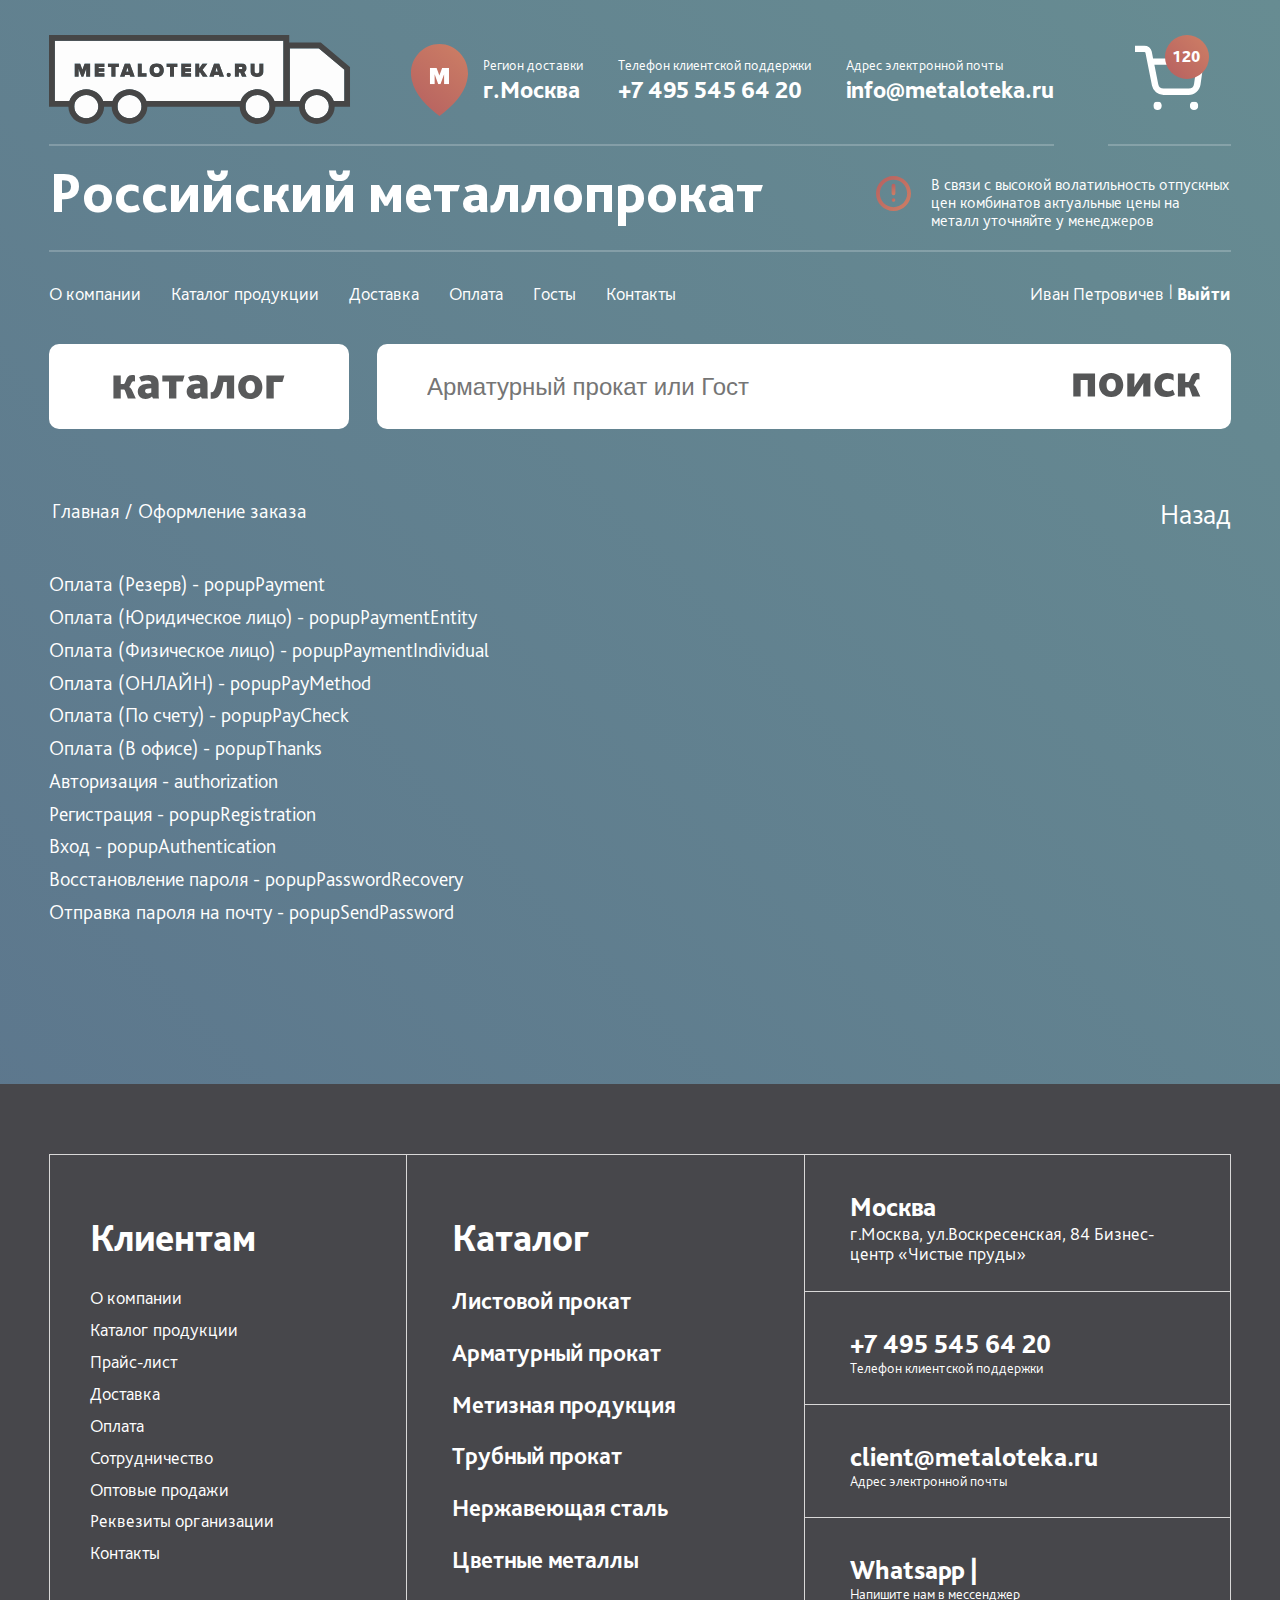
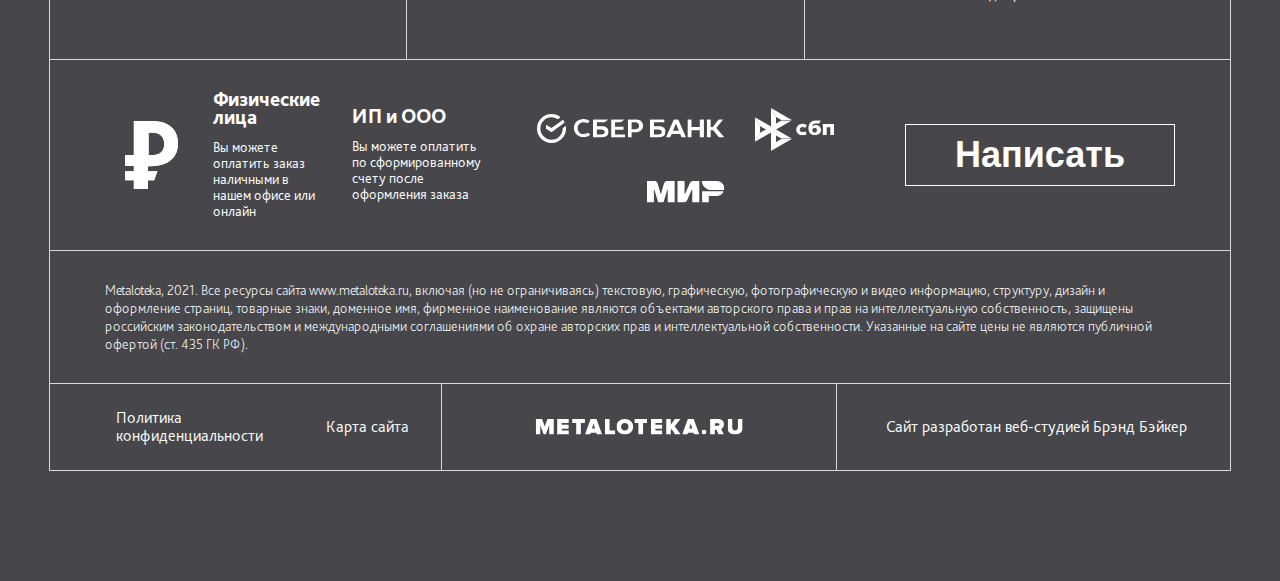
<file: popups.html>
<!doctype html>
<html lang="ru">

	<head>
		<meta charset="UTF-8" />
		<meta name="viewport" content="width=device-width,user-scalable=no,initial-scale=1,maximum-scale=1,minimum-scale=1" />
		<meta http-equiv="X-UA-Compatible" content="ie=edge" />
		<meta name="theme-color" content="#678c92" />
		<title>Оформление заказа</title>
		<link href="/css/app.css" rel="stylesheet">
	</head>

	<body class="body">
		<header class="header">
			<div class="container">
				<div class="row justify-content-between align-items-xl-center">
					<div class="header__connection">
						<div class="header__line"></div><img class="header__logo" src="/images/logo.svg" alt="логотип metaloteka" />
						<div class="header__line"></div>
						<div class="contact-header ml-lg-60"><img class="contact-header__icon" src="/images/icon-pin-map.svg" alt="icon" /><span class="text contact-header__text">Регион доставки</span><span class="contact-header__contact">г.Москва</span></div>
						<div class="contact-header ml-lg-20"><span class="text contact-header__text">Телефон клиентской поддержки</span><a class="contact-header__contact" href="tel:+74955456420">+7 495 545 64 20</a></div>
						<div class="contact-header ml-lg-20"><span class="text contact-header__text">Адрес электронной почты</span><a class="contact-header__contact" href="mailto:info@metaloteka.ru">info@metaloteka.ru</a></div>
					</div>
					<div class="header__shipped"><span class="header__number-shipped">245 т</span>
						<div class="header__divider-shipped"></div><span class="text">отгружено за неделю</span>
					</div>
					<div class="header__wrap-basket"><a class="header__basket header__basket_full" href="#">
							<div class="header__basket-num">120</div>
							<div class="header__basket-icon"><svg width="69" height="65" viewBox="0 0 69 65" xmlns="http://www.w3.org/2000/svg">
									<defs>
										<clipPath id="dl3q6myura">
											<path d="M4500 0v5500H0V0h4500z" />
										</clipPath>
										<clipPath id="a5dmji0u5b">
											<path d="M9.36 0a7.516 7.516 0 0 1 7.375 6.05l1.363 6.846h47.384a3.24 3.24 0 0 1 2.457 1.1c.62.71.897 1.654.763 2.586l-3.22 22.706c-.859 5.83-5.858 10.15-11.745 10.146H28.51a11.81 11.81 0 0 1-11.56-9.512L10.432 7.308a1.073 1.073 0 0 0-1.074-.86H0V0zm52.407 19.344h-42.38l3.865 19.343a5.37 5.37 0 0 0 5.259 4.299h25.163a5.37 5.37 0 0 0 5.367-4.61l2.726-19.032z" />
										</clipPath>
										<clipPath id="hx4p2o3vkc">
											<path d="M8.588 4.298c0 5.73-8.588 5.73-8.588 0s8.588-5.73 8.588 0z" />
										</clipPath>
									</defs>
									<g fill="currentColor" clip-path="url(#dl3q6myura)" transform="translate(-2284 -595)">
										<g>
											<g clip-path="url(#a5dmji0u5b)" transform="translate(2284 595.522)">
												<path d="M0 0h68.735v49.434H0V0z" />
											</g>
											<g clip-path="url(#hx4p2o3vkc)" transform="translate(2338.747 651.405)">
												<path d="M0 0h8.588v8.595H0V0z" />
											</g>
											<g clip-path="url(#hx4p2o3vkc)" transform="translate(2302.25 651.405)">
												<path d="M0 0h8.588v8.595H0V0z" />
											</g>
										</g>
									</g>
								</svg></div>
						</a></div>
				</div>
				<div class="contact-header-warning">
					<p class="contact-header-warning__title">Российский металлопрокат</p>
					<div class="contact-header-warning__line"></div>
					<div class="contact-header-warning__right"><img class="contact-header-warning__img" src="/images/icon-warning.svg" alt="icon" />
						<p class="contact-header-warning__warning">В связи с высокой волатильность отпускных цен комбинатов актуальные цены на металл уточняйте у менеджеров</p>
					</div>
					<div class="contact-header-warning__line"></div>
				</div>
				<div class="header__nav">
					<div class="row">
						<div class="header__nav-link"><a class="header__link" href="#">О компании</a><a class="header__link" href="/catalog.html">Каталог продукции</a><a class="header__link" href="#">Доставка</a><a class="header__link" href="/cart-page.html">Оплата</a><a class="header__link" href="#">Госты</a><a class="header__link" href="/contacts.html">Контакты</a></div>
						<div class="header__date">
							<div class="header__name">Иван Петровичев</div><span class="header__stick">|</span><a class="header__exit" href="#" data-popup-open="authorization">Выйти</a>
						</div>
					</div>
				</div>
				<div class="row justify-content-between noWrap"><button class="header__catalog"><svg width="172" height="24" viewBox="0 0 172 24" xmlns="http://www.w3.org/2000/svg">
							<g fill="#555657" fill-rule="nonzero" opacity=".978">
								<path d="M.42 23.515h7.334v-8.97h2.962c.632 0 1.166.63 1.652 1.94l2.476 7.03h7.965l-4.128-8.921c-.631-1.358-1.505-2.133-2.574-2.57v-.097c1.506-1.018 1.749-3.588 2.866-4.945.388-.437.874-.679 1.554-.679a4.36 4.36 0 0 1 1.457.242V.388C21.207.097 19.847 0 19.118 0c-2.185 0-3.545.776-4.468 1.94-2.088 2.666-1.991 7.127-4.614 7.127H7.754V.582H.42v22.933zM40.002 23.515h6.022c-.389-1.26-.389-3.103-.389-4.509V8.727C45.635 3.152 42.721 0 35.631 0c-3.643 0-6.751.873-9.47 2.23l2.282 4.606c1.651-.872 3.885-1.406 5.828-1.406 2.477 0 4.03.873 4.03 3.006v.243l-3.642.145c-2.33.097-4.42.534-6.07 1.406-2.38 1.26-3.837 3.152-3.837 6.255 0 4.412 3.302 7.515 7.819 7.515 2.865 0 4.857-1.067 6.41-2.424l1.02 1.94zm-1.7-10.23v4.267c-.534.339-1.749.824-3.351.824-1.749 0-2.866-.776-2.866-2.376 0-.97.34-1.552 1.02-1.988.632-.388 1.554-.582 2.72-.63l2.477-.097zM56.028 23.515h7.334V6.594h6.362L71.569.582H49.326v6.012h6.702zM88.907 23.515h6.022c-.388-1.26-.388-3.103-.388-4.509V8.727C94.54 3.152 91.627 0 84.536 0c-3.642 0-6.75.873-9.47 2.23l2.283 4.606c1.65-.872 3.885-1.406 5.828-1.406 2.476 0 4.03.873 4.03 3.006v.243l-3.642.145c-2.331.097-4.42.534-6.07 1.406-2.38 1.26-3.837 3.152-3.837 6.255 0 4.412 3.302 7.515 7.819 7.515 2.865 0 4.856-1.067 6.41-2.424l1.02 1.94zm-1.7-10.23v4.267c-.534.339-1.748.824-3.35.824-1.749 0-2.866-.776-2.866-2.376 0-.97.34-1.552 1.02-1.988.631-.388 1.554-.582 2.72-.63l2.476-.097zM99.446 23.855c2.817 0 4.808-.97 6.314-2.764 2.428-2.86 3.933-7.855 4.662-14.06h3.4v16.484h7.333V.582H105.03c-1.02 8-2.622 13.285-4.274 15.515-.631.873-1.36 1.26-2.234 1.26-.097 0-.485 0-.825-.096v6.4c.582.145 1.31.194 1.748.194zM137.279 24c7.139 0 12.093-5.042 12.093-12.024C149.372 4.994 144.418 0 137.279 0c-7.14 0-12.093 4.994-12.093 11.976 0 6.982 4.954 12.024 12.093 12.024zm0-5.77c-3.254 0-4.614-2.715-4.614-6.254 0-3.54 1.36-6.206 4.614-6.206 3.254 0 4.613 2.666 4.613 6.206 0 3.54-1.36 6.254-4.613 6.254zM153.403 23.515h7.333V7.03h8.693L171.42.582h-18.017z" />
							</g>
						</svg></button>
					<div class="header__right"><input class="header__search" placeholder="Арматурный прокат или Гост" /><button class="header__button-search"><svg width="128" height="24" viewBox="0 0 128 24" xmlns="http://www.w3.org/2000/svg">
								<g fill="#555657" fill-rule="nonzero">
									<path d="M.291 23.515h7.333V7.03h7.091v16.485h7.334V.582H.29zM38.172 24c7.14 0 12.093-5.042 12.093-12.024C50.265 4.994 45.312 0 38.172 0 31.033 0 26.08 4.994 26.08 11.976 26.08 18.958 31.033 24 38.172 24zm0-5.77c-3.254 0-4.613-2.715-4.613-6.254 0-3.54 1.36-6.206 4.613-6.206 3.254 0 4.614 2.666 4.614 6.206 0 3.54-1.36 6.254-4.614 6.254zM54.296 23.515h7.188l5.925-8.582c1.263-1.842 2.477-3.927 2.914-4.751h.146c-.146 1.26-.243 3.248-.243 5.14v8.193h7.14V.582h-7.189l-5.925 8.582c-1.262 1.842-2.477 3.927-2.914 4.751h-.145c.145-1.26.243-3.248.243-5.14V.583h-7.14v22.933zM93.538 24c3.35 0 6.41-.97 8.353-2.376l-2.04-4.945c-1.748.97-3.302 1.551-5.245 1.551-3.448 0-5.73-2.133-5.73-6.109 0-3.54 2.185-6.351 6.021-6.351 2.234 0 3.983.678 5.683 1.988V1.697C99.414.921 97.326 0 94.023 0 87.37 0 81.396 4.752 81.396 12.17c0 6.788 4.371 11.83 12.142 11.83zM104.902 23.515h7.334v-8.97h2.962c.631 0 1.166.63 1.651 1.94l2.477 7.03h7.965l-4.128-8.921c-.632-1.358-1.506-2.133-2.574-2.57v-.097c1.505-1.018 1.748-3.588 2.865-4.945.389-.437.874-.679 1.554-.679a4.36 4.36 0 0 1 1.457.242V.388C125.688.097 124.328 0 123.6 0c-2.186 0-3.545.776-4.468 1.94-2.088 2.666-1.991 7.127-4.614 7.127h-2.282V.582h-7.334v22.933z" />
								</g>
							</svg></button></div>
				</div>
			</div>
		</header>
		<main class="main">
			<section class="section-breadcrumbs">
				<div class="container">
					<div class="section-breadcrumbs__inner"><a class="section-breadcrumbs__link" href="/">Главная</a><span class="section-breadcrumbs__link">/</span><span class="section-breadcrumbs__link">Оформление заказа</span></div><a class="section-breadcrumbs__back" href="#">Назад</a>
				</div>
			</section>
			<section class="section-popup-list">
				<div class="container">
					<ul class="section-popup-list__list">
						<li class="section-popup-list__item" data-popup-open="payment">Оплата (Резерв) - popupPayment</li>
						<li class="section-popup-list__item" data-popup-open="payment-entity">Оплата (Юридическое лицо) - popupPaymentEntity</li>
						<li class="section-popup-list__item" data-popup-open="payment-individual">Оплата (Физическое лицо) - popupPaymentIndividual</li>
						<li class="section-popup-list__item" data-popup-open="pay-method">Оплата (ОНЛАЙН) - popupPayMethod</li>
						<li class="section-popup-list__item" data-popup-open="pay-check">Оплата (По счету) - popupPayCheck</li>
						<li class="section-popup-list__item" data-popup-open="pay-thanks">Оплата (В офисе) - popupThanks</li>
						<li class="section-popup-list__item" data-popup-open="authorization">Авторизация - authorization</li>
						<li class="section-popup-list__item" data-popup-open="popup-registration">Регистрация - popupRegistration</li>
						<li class="section-popup-list__item" data-popup-open="popup-authentication">Вход - popupAuthentication</li>
						<li class="section-popup-list__item" data-popup-open="popup-password-recovery">Восстановление пароля - popupPasswordRecovery</li>
						<li class="section-popup-list__item" data-popup-open="popup-send-password">Отправка пароля на почту - popupSendPassword</li>
					</ul>
				</div>
			</section>
		</main>
		<div class="bg-footer">
			<footer class="footer">
				<div class="container">
					<div class="footer__footer-top">
						<div class="footer__metaloteka-icons">
							<div class="footer__icons-font"><img class="footer__logo" src="/images/metaloteka-logo.svg" alt="логотип metaloteka" />
								<p class="footer__icon-subtitle">Металлопрокат оптом и в розницу</p>
							</div><a class="footer__metaloteka-logo" href="#"><img class="footer__metaloteka-logo_item" src="/images/logo.svg" alt="Logo" /></a>
							<div class="footer__social"><a class="footer__clients-item" href="#"><img class="footer__social-item" src="/images/logo-mail.svg" alt="Mail" /></a><a class="footer__clients-item" href="#"><img class="footer__social-item" src="/images/logo-vk.svg" alt="Vk" /></a><a class="footer__clients-item" href="#"><img class="footer__social-item" src="/images/logo-tg.svg" alt="Telegram" /></a></div>
						</div>
						<div class="footer__clients">
							<h2 class="footer__clients-title">Клиентам</h2><a class="footer__clients-item" href="#">О компании</a><a class="footer__clients-item" href="#">Каталог продукции</a><a class="footer__clients-item" href="#">Прайс-лист</a><a class="footer__clients-item" href="#">Доставка</a><a class="footer__clients-item" href="#">Оплата</a><a class="footer__clients-item" href="#">Сотрудничество</a><a class="footer__clients-item" href="#">Оптовые продажи</a><a class="footer__clients-item" href="#">Реквезиты организации</a><a class="footer__clients-item" href="/contacts.html">Контакты</a>
						</div>
						<div class="footer__catalog">
							<h2 class="footer__catalog-title">Каталог</h2><a class="footer__catalog-item" href="#">Листовой прокат</a><a class="footer__catalog-item" href="#"> Арматурный прокат</a><a class="footer__catalog-item" href="#"> Метизная продукция</a><a class="footer__catalog-item" href="#"> Трубный прокат</a><a class="footer__catalog-item" href="#"> Нержавеющая сталь</a><a class="footer__catalog-item" href="#"> Цветные металлы</a>
						</div>
						<div class="footer__contacts">
							<div class="footer__address-wrapper">
								<p class="footer__subtitle" href="">Москва</p>
								<p class="footer__messenger-title">г.Москва, ул.Воскресенская, 84 Бизнес-центр «Чистые пруды»</p>
							</div>
							<div class="footer__address-wrapper"><a class="footer__subtitle" href="+74955456420">+7 495 545 64 20</a>
								<p class="footer__messenger-subtitle">Телефон клиентской поддержки</p>
							</div>
							<div class="footer__address-wrapper"><a class="footer__subtitle" href="client@metaloteka.ru">client@metaloteka.ru</a>
								<p class="footer__messenger-subtitle">Адрес электронной почты</p>
							</div>
							<div class="footer__address-wrapper">
								<p class="footer__subtitle" href="">Whatsapp |</p>
								<p class="footer__messenger-subtitle">Напишите нам в мессенджер</p>
							</div>
						</div>
					</div>
					<div class="footer__requesites">
						<div class="footer__requesites-info"><img class="footer__requesites-img" src="/images/icon-ruble.svg" alt="iconRuble" />
							<div class="footer__individuals"><span class="footer__title-individuals">Физические лица</span><span class="footer__subtitle-individuals">Вы можете оплатить заказ наличными в нашем офисе или онлайн</span></div>
							<div class="footer__legal-entities"><span class="footer__title-individuals">ИП и ООО</span><span class="footer__subtitle-individuals">Вы можете оплатить по сформированному счету после оформления заказа</span></div>
						</div>
						<div class="footer__bank-icons"><a class="footer__clients-item" href="#"><img class="footer__logo-bank" src="/images/logo-sberbank.svg" alt="logo-sberbank" /></a><a class="footer__clients-item" href="#"><img class="footer__logo-bank" src="/images/payment-logo-sbp.svg" alt="payment-logo-sbp" /></a><a class="footer__clients-item" href="#"><img class="footer__logo-bank" src="/images/logo-mirlogo.svg" alt="logo-mirlogo" /></a></div><button class="footer__button">Написать</button>
					</div>
					<div class="footer__info-metaloteka">Metaloteka, 2021. Все ресурсы сайта www.metaloteka.ru, включая (но не ограничиваясь) текстовую, графическую, фотографическую и видео информацию, структуру, дизайн и оформление страниц, товарные знаки, доменное имя, фирменное наименование являются объектами авторского права и прав на интеллектуальную собственность, защищены российским законодательством и международными соглашениями об охране авторских прав и интеллектуальной собственности. Указанные на сайте цены не являются публичной офертой (ст. 435 ГК РФ).</div>
					<div class="footer__privacy-policy-wrapper">
						<div class="footer__privacy-policy-info"><a class="footer__privacy-policy" href="#">Политика конфиденциальности</a><a class="footer__privacy-policy-map" href="#">Карта сайта</a></div><a class="footer__privacy-policy-img-wrapper" href="#"><img class="footer__privacy-policy-img" src="/images/metaloteka-font-logo.svg" alt="metaloteka-font-logo" /></a><a class="footer__privacy-policy-web" href="#">Сайт разработан веб-студией Брэнд Бэйкер</a>
					</div>
				</div>
			</footer>
		</div>
		<div class="mobile-callback"><a class="mobile-callback__wrap-link" href="tel:+74955456420"><img class="mobile-callback__phone-icon" src="/images/icon-phone.png" /></a><a class="mobile-callback__wrap-link" href="#!">
				<div class="mobile-callback__basket-icon"><svg width="69" height="65" viewBox="0 0 69 65" xmlns="http://www.w3.org/2000/svg">
						<defs>
							<clipPath id="dl3q6myura">
								<path d="M4500 0v5500H0V0h4500z" />
							</clipPath>
							<clipPath id="a5dmji0u5b">
								<path d="M9.36 0a7.516 7.516 0 0 1 7.375 6.05l1.363 6.846h47.384a3.24 3.24 0 0 1 2.457 1.1c.62.71.897 1.654.763 2.586l-3.22 22.706c-.859 5.83-5.858 10.15-11.745 10.146H28.51a11.81 11.81 0 0 1-11.56-9.512L10.432 7.308a1.073 1.073 0 0 0-1.074-.86H0V0zm52.407 19.344h-42.38l3.865 19.343a5.37 5.37 0 0 0 5.259 4.299h25.163a5.37 5.37 0 0 0 5.367-4.61l2.726-19.032z" />
							</clipPath>
							<clipPath id="hx4p2o3vkc">
								<path d="M8.588 4.298c0 5.73-8.588 5.73-8.588 0s8.588-5.73 8.588 0z" />
							</clipPath>
						</defs>
						<g fill="currentColor" clip-path="url(#dl3q6myura)" transform="translate(-2284 -595)">
							<g>
								<g clip-path="url(#a5dmji0u5b)" transform="translate(2284 595.522)">
									<path d="M0 0h68.735v49.434H0V0z" />
								</g>
								<g clip-path="url(#hx4p2o3vkc)" transform="translate(2338.747 651.405)">
									<path d="M0 0h8.588v8.595H0V0z" />
								</g>
								<g clip-path="url(#hx4p2o3vkc)" transform="translate(2302.25 651.405)">
									<path d="M0 0h8.588v8.595H0V0z" />
								</g>
							</g>
						</g>
					</svg></div>
			</a></div>
		<div class="popup" data-popup="authorization">
			<div class="popup-authorization popup__body">
				<div class="popup-authorization__title">Вход в личный кабинет</div>
				<div class="popup-authorization__line"></div>
				<form class="popup-authorization__form"><label class="popup-authorization__field-item"><input required="required" /><span>Фамилия Имя</span></label><label class="popup-authorization__field-item"><input required="required" type="number" /><span>ИНН</span></label><label class="popup-authorization__field-item"><input required="required" type="email" /><span>E-mail</span></label><label class="popup-authorization__field-item"><input required="required" type="password" /><span>Пароль</span></label><label class="popup-authorization__field-item"><input required="required" type="tel" /><span>Моб. телефон</span></label><button class="popup-authorization__button-password">Вход</button></form><button class="popup__close">Закрыть</button>
			</div>
		</div>
		<div class="popup" data-popup="payment">
			<div class="popup-payment popup__body">
				<div class="popup-payment__title">
					<h2 class="popup-payment__order">Оплата резерва №210522/1-RSRV</h2>
					<h2 class="popup-payment__firm">ИП Петров Иван</h2>
				</div>
				<hr class="popup-payment__line" noshade="noshade" />
				<div class="popup-payment__call">
					<div class="popup-payment__summ popup-payment__summ_left">
						<p class="popup-payment__total">Итого:</p>
						<div class="popup-payment__total popup-payment__total_summ">
							<p class="popup-payment__number popup-payment__number_summ">64 000</p>
							<p class="popup-payment__ruble">р.</p>
						</div>
						<div class="popup-payment__trait"></div>
						<p class="popup-payment__total popup-payment__total_days">14 дней</p>
					</div>
					<div class="popup-payment__summ popup-payment__summ_center">
						<p class="popup-payment__total popup-payment__total_bold">Всего наимнований (1) на сумму 64 000 руб. (в том числе НДС 20%)</p>
						<p class="popup-payment__total popup-payment__total_small">Сто пятьдесят восемь миллионов двести тридцать три тысячи девятьсот сорок четыре руб. 00 копеек</p>
					</div>
					<div class="popup-payment__summ popup-payment__summ_right">
						<p class="popup-payment__total popup-payment__total_mini">Копия документов на оплату отправлена на вашу электронную почту. В течении ближайшего времени с вами свяжеться менеджер, чтобы обсудить делали заказа.</p>
						<div class="popup-payment__total popup-payment__total_wrap">
							<div class="popup-payment__link"><a class="popup-payment__download" href="!#">Скачать счет PDF</a><span class="popup-payment__date">(действителен до 21.05.2022)</span></div>
							<div class="popup-payment__link"><a class="popup-payment__download" href="!#">Бланк резерва PDF</a><span class="popup-payment__date">(действителен до 21.05.2022)</span></div>
						</div>
					</div>
				</div>
				<div class="popup-payment__button"><button class="popup-payment__pay">Оплатить по счету</button><button class="popup-payment__pay">Оплатить онлайн</button><button class="popup-payment__pay">Оплатить в офисе</button></div>
				<hr class="popup-payment__line popup-payment__line_button" noshade="noshade" />
				<div class="popup-payment__inform">
					<h2 class="popup-payment__subtitle">Оплата резерва</h2>
					<p class="popup-payment__text">Резерв товаров из вашего списка товаров на складе сроком на 14 суток. Приобретая услугу Вы соглашаетесь с тем, что стоимость товара на момент окончания срока резерва может изменится. По окончанию срока резерва товара на складе мы не гарантируем его последующее наличие. Цены не являются публичной офертой, содержит ориентировочный уровень цен. Окончательную цену (и уровень скидок) - оговаривайте с менеджером. Приобретая услугу Вы соглашаетесь с тем, что стоимость товара на момент окончания срока резерва может изменится. Резерв товаров из вашего списка товаров на складе сроком на 14 суток. Приобретая услугу Вы соглашаетесь с тем, что стоимость товара на момент окончания срока резерва может изменится. По окончанию срока резерва товара на складе мы не гарантируем его последующее наличие.</p>
				</div><button class="popup__close">Закрыть</button>
			</div>
		</div>
		<div class="popup" data-popup="payment-entity">
			<div class="popup-payment popup__body">
				<div class="popup-payment__title">
					<h2 class="popup-payment__order">Оплата резерва №210522/1-RSRV</h2>
					<h2 class="popup-payment__firm">ИП Петров Иван</h2>
				</div>
				<hr class="popup-payment__line" noshade="noshade" />
				<div class="popup-payment__call">
					<div class="popup-payment__summ popup-payment__summ_left">
						<p class="popup-payment__total">Итого:</p>
						<div class="popup-payment__total popup-payment__total_summ">
							<p class="popup-payment__number popup-payment__number_summ">64 000</p>
							<p class="popup-payment__ruble">р.</p>
						</div>
						<div class="popup-payment__trait"></div>
						<p class="popup-payment__total popup-payment__total_days">≈ 4,548 т</p>
					</div>
					<div class="popup-payment__summ popup-payment__summ_center">
						<p class="popup-payment__total popup-payment__total_bold">Всего наимнований (1) на сумму 64 000 руб. (в том числе НДС 20%)</p>
						<p class="popup-payment__total popup-payment__total_small">Сто пятьдесят восемь миллионов двести тридцать три тысячи девятьсот сорок четыре руб. 00 копеек</p>
					</div>
					<div class="popup-payment__summ popup-payment__summ_right">
						<p class="popup-payment__total popup-payment__total_mini">Копия документов на оплату отправлена на вашу электронную почту. В течении ближайшего времени с вами свяжеться менеджер, чтобы обсудить делали заказа.</p>
						<div class="popup-payment__total popup-payment__total_wrap">
							<div class="popup-payment__link"><a class="popup-payment__download" href="!#">Скачать счет PDF</a><span class="popup-payment__date">(действителен до 21.05.2022)</span></div>
							<div class="popup-payment__link"><a class="popup-payment__download" href="!#">Бланк резерва PDF</a><span class="popup-payment__date">(действителен до 21.05.2022)</span></div>
						</div>
					</div>
				</div>
				<div class="popup-payment__button"><button class="popup-payment__pay">Оплатить по счету</button><button class="popup-payment__pay" disabled="disabled">Оплатить онлайн</button><button class="popup-payment__pay">Оплатить в офисе</button></div>
				<hr class="popup-payment__line popup-payment__line_button" noshade="noshade" />
				<div class="popup-payment__inform">
					<h2 class="popup-payment__subtitle">Оплата резерва</h2>
					<p class="popup-payment__text">Резерв товаров из вашего списка товаров на складе сроком на 14 суток. Приобретая услугу Вы соглашаетесь с тем, что стоимость товара на момент окончания срока резерва может изменится. По окончанию срока резерва товара на складе мы не гарантируем его последующее наличие. Цены не являются публичной офертой, содержит ориентировочный уровень цен. Окончательную цену (и уровень скидок) - оговаривайте с менеджером. Приобретая услугу Вы соглашаетесь с тем, что стоимость товара на момент окончания срока резерва может изменится. Резерв товаров из вашего списка товаров на складе сроком на 14 суток. Приобретая услугу Вы соглашаетесь с тем, что стоимость товара на момент окончания срока резерва может изменится. По окончанию срока резерва товара на складе мы не гарантируем его последующее наличие.</p>
				</div><button class="popup__close">Закрыть</button>
			</div>
		</div>
		<div class="popup" data-popup="payment-individual">
			<div class="popup-payment popup__body">
				<div class="popup-payment__title">
					<h2 class="popup-payment__order">Заказ №210522/1-MT</h2>
					<h2 class="popup-payment__firm">Петров Иван</h2>
				</div>
				<hr class="popup-payment__line" noshade="noshade" />
				<div class="popup-payment__call">
					<div class="popup-payment__summ popup-payment__summ_left">
						<p class="popup-payment__total">Итого:</p>
						<div class="popup-payment__total popup-payment__total_summ">
							<p class="popup-payment__number popup-payment__number_summ">6 233 944</p>
							<p class="popup-payment__ruble">р.</p>
						</div>
						<div class="popup-payment__trait"></div>
						<p class="popup-payment__total popup-payment__total_days">≈ 4,548 т</p>
					</div>
					<div class="popup-payment__summ popup-payment__summ_center">
						<p class="popup-payment__total popup-payment__total_bold">Всего наимнований (12) на сумму 6 233 944 руб. (в том числе НДС 20%)</p>
						<p class="popup-payment__total popup-payment__total_small">Сто пятьдесят восемь миллионов двести тридцать три тысячи девятьсот сорок четыре руб. 00 копеек</p>
					</div>
					<div class="popup-payment__summ popup-payment__summ_right">
						<p class="popup-payment__total popup-payment__total_mini">Копия документов на оплату отправлена на вашу электронную почту. В течении ближайшего времени с вами свяжеться менеджер, чтобы обсудить делали заказа.</p>
						<div class="popup-payment__total popup-payment__total_wrap">
							<div class="popup-payment__link"><a class="popup-payment__download" href="!#">Бланк заказа PDF</a><span class="popup-payment__date">(действителен до 21.05.2022)</span></div>
							<div class="popup-payment__link"><a class="popup-payment__download" href="!#"></a><span class="popup-payment__date"></span></div>
						</div>
					</div>
				</div>
				<div class="popup-payment__button"><button class="popup-payment__pay">Оплатить по счету</button><button class="popup-payment__pay">Оплатить онлайн</button><button class="popup-payment__pay">Оплатить в офисе</button></div>
				<hr class="popup-payment__line popup-payment__line_button" noshade="noshade" />
				<div class="popup-payment__inform">
					<h2 class="popup-payment__subtitle">Оплата заказа</h2>
					<p class="popup-payment__text">Резерв товаров из вашего списка товаров на складе сроком на 14 суток. Приобретая услугу Вы соглашаетесь с тем, что стоимость товара на момент окончания срока резерва может изменится. По окончанию срока резерва товара на складе мы не гарантируем его последующее наличие. Цены не являются публичной офертой, содержит ориентировочный уровень цен. Окончательную цену (и уровень скидок) - оговаривайте с менеджером. Приобретая услугу Вы соглашаетесь с тем, что стоимость товара на момент окончания срока резерва может изменится. Резерв товаров из вашего списка товаров на складе сроком на 14 суток. Приобретая услугу Вы соглашаетесь с тем, что стоимость товара на момент окончания срока резерва может изменится. По окончанию срока резерва товара на складе мы не гарантируем его последующее наличие.</p>
				</div><button class="popup__close">Закрыть</button>
			</div>
		</div>
		<div class="popup" data-popup="pay-method">
			<div class="popup-pay-method popup__body">
				<div class="popup-pay-method__title">
					<h2 class="popup-pay-method__method">Способы оплаты</h2>
					<h2 class="popup-pay-method__order">Оплата резерва</h2>
					<h2 class="popup-pay-method__order">№210522/1-RSRV</h2>
					<p class="popup-pay-method__summ">64 000.00 руб.</p>
				</div>
				<hr class="popup-pay-method__line" noshade="noshade" />
				<div class="popup-pay-method__pay"><img class="popup-pay-method__logo" src="/images/logo-card-popup.svg" />
					<p class="popup-pay-method__name">Банковская карта</p><img class="popup-pay-method__arrow" src="/images/arrow-popup-dark.svg" />
				</div>
				<hr class="popup-pay-method__line" noshade="noshade" />
				<div class="popup-pay-method__pay"><img class="popup-pay-method__logo" src="/images/logo-sbp-popup.svg" />
					<p class="popup-pay-method__name">Система быстрых платежей</p><img class="popup-pay-method__arrow" src="/images/arrow-popup-dark.svg" />
				</div>
				<hr class="popup-pay-method__line" noshade="noshade" />
				<div class="popup-pay-method__pay"><img class="popup-pay-method__logo" src="/images/logo-sberbank-popup.svg" />
					<p class="popup-pay-method__name">Сбербэй от Сбербанка</p><img class="popup-pay-method__arrow" src="/images/arrow-popup-dark.svg" />
				</div>
				<hr class="popup-pay-method__line" noshade="noshade" />
				<p class="popup-pay-method__mini">Выбирая способ оплаты вы соглашаетесь с условиями платежных систем и способов оплаты вашего заказа. После успешной оплаты с вами свяжеться наш менеджер для уточнения деталей.</p><button class="popup__close">Закрыть</button>
			</div>
		</div>
		<div class="popup" data-popup="pay-check">
			<div class="popup-pay-check popup__body">
				<div class="popup-pay-check__title">
					<h2 class="popup-pay-check__method">Оплата по счету</h2>
					<h2 class="popup-pay-check__order">Оплата заказа</h2>
					<h2 class="popup-pay-check__order">№210522/1-MT</h2>
					<p class="popup-pay-check__order">ИП Петров Иван</p>
					<p class="popup-pay-check__summ">64 000.00 руб.</p>
				</div>
				<hr class="popup-pay-check__line" noshade="noshade" />
				<p class="text text_fs-32 text_wet-asphalt text_fw-bold popup-pay-check__inform-docs">Документы на оплату отправлены на ваш e-mail</p>
				<p class="text text_fs-20 text_wet-asphalt popup-pay-check__email">ivanov.ivan@yandex.ru</p>
				<div class="popup-pay-check__link"><a class="popup-pay-check__download" href="!#">Скачать счет PDF</a><span class="popup-pay-check__date">(действителен до 21.05.2022)</span></div>
				<div class="popup-pay-check__link"><a class="popup-pay-check__download" href="!#">Бланк резерва PDF</a><span class="popup-pay-check__date">(действителен до 21.05.2022)</span></div>
				<p class="text text_small text_wet-asphalt popup-pay-check__text-inform">Копия документов на оплату отправлена на вашу электронную почту. В течении ближайшего времени с вами свяжеться менеджер, чтобы обсудить делали заказа.</p><button class="popup__close">Закрыть</button>
			</div>
		</div>
		<div class="popup" data-popup="pay-thanks">
			<div class="popup-pay-check popup__body">
				<p class="text text_fs-32 text_wet-asphalt text_fw-bold popup-pay-check__inform-docs-thanks">Спасибо за заказ!</p>
				<p class="text text_fs-20 text_light-slate-gray text_fw-bold popup-pay-check__email-thanks">ivanov.ivan@yandex.ru</p>
				<p class="text text_fs-20 text_wet-asphalt popup-pay-check__text-inform-thanks">В ближайшее время с вами свяжется наш менеджер для уточнения деталей!</p><button class="popup__close">Закрыть</button>
			</div>
		</div>
		<div class="popup" data-popup="popup-registration">
			<div class="popup-registration popup__body">
				<div class="popup-registration__title">Регистрация кабинета</div>
				<div class="popup-registration__line"></div>
				<div class="tabs tabs_button-dev">
					<div class="tabs__buttons"><button class="tabs__button js-active" data-tab-button="1">Юр. лицо</button><button class="tabs__button" data-tab-button="2">Физ. лицо</button></div>
					<div class="tabs__body">
						<div class="tabs__content js-active" data-tab-content="1"><span class="text"></span>
							<form class="popup-registration__form"><label class="popup-registration__field-item popup-registration__field-item_field-m"><input class="popup-registration__item-inn" required="required" /><span>ИНН*</span></label><label class="popup-registration__field-item popup-registration__field-item_field-s"><input required="required" /><span>Имя*</span></label><label class="popup-registration__field-item popup-registration__field-item_field-s"><input required="required" /><span>Фамилия*</span></label><label class="popup-registration__field-item popup-registration__field-item_field-s"><input required="required" /><span>Моб. телефон*</span></label><label class="popup-registration__field-item popup-registration__field-item_field-s"><input required="required" /><span>E-mail</span></label></form>
						</div>
						<div class="tabs__content" data-tab-content="2"><span class="text"></span>
							<form class="popup-registration__form"><label class="popup-registration__field-item popup-registration__field-item_field-s"><input required="required" /><span>Имя*</span></label><label class="popup-registration__field-item popup-registration__field-item_field-s"><input required="required" /><span>Моб. телефон*</span></label><label class="popup-registration__field-item popup-registration__field-item_field-s"><input required="required" /><span>E-mail</span></label></form>
						</div>
					</div>
				</div><button class="popup-registration__button-password">Зарегестрироваться</button>
				<p class="text text_fs-18 text_wet-asphalt text_fw-800 text_lh-1-1 popup-registration__reserve-condition-title">Конфеденциальность личных данных</p>
				<p class="text text_fs-14 text_wet-asphalt-70 text_fw-300 text_lh-1-14 popup-registration__reserve-condition-text">Резерв товаров из вашего списка товаров на складе сроком на 14 суток. Приобретая услугу Вы соглашаетесь с тем, что стоимость товара на момент окончания срока резерва может изменится. Резерв товаров из вашего списка товаров на складе сроком на 14 суток. Приобретая услугу Вы соглашаетесь с тем, что стоимость товара на момент окончания срока резерва может изменится.</p><button class="popup__close">Закрыть</button>
			</div>
		</div>
		<div class="popup" data-popup="popup-authentication">
			<div class="popup-authentication popup__body">
				<div class="popup-authentication__title">Войти в кабинет</div>
				<div class="popup-authentication__line"></div>
				<form class="popup-authentication__form"><label class="popup-authentication__field-item popup-authentication__field-item_field-s"><input required="required" type="email" /><span>Логин / e-mail*</span></label><label class="popup-authentication__field-item popup-authentication__field-item_field-m"><input class="popup-authentication__item-inn" required="required" type="password" /><span>Пароль*</span></label></form>
				<p class="text text_fs-12 text_wet-asphalt text_fw-bold text_lh-1-33 popup-authentication__reserve-condition-forgot-passwork">Забыли пароль?</p>
				<p class="text text_fs-12 text_light-red text_fw-bold text_lh-1-33 popup-authentication__reserve-condition-validation">Заполните обязательное поле</p><button class="popup-authentication__button-password">Войти</button>
				<p class="text text_fs-18 text_wet-asphalt text_fw-800 text_lh-1-1 popup-authentication__reserve-condition-title">Конфеденциальность личных данных</p>
				<p class="text text_fs-14 text_wet-asphalt-70 text_fw-300 text_lh-1-14 popup-authentication__reserve-condition-text">Резерв товаров из вашего списка товаров на складе сроком на 14 суток. Приобретая услугу Вы соглашаетесь с тем, что стоимость товара на момент окончания срока резерва может изменится. Резерв товаров из вашего списка товаров на складе сроком на 14 суток. Приобретая услугу Вы соглашаетесь с тем, что стоимость товара на момент окончания срока резерва может изменится.</p><button class="popup__close">Закрыть</button>
			</div>
		</div>
		<div class="popup" data-popup="popup-password-recovery">
			<div class="popup-password-recovery popup__body">
				<div class="popup-password-recovery__title">Восстановление пароля</div>
				<div class="popup-password-recovery__line"></div>
				<form class="popup-password-recovery__form"><label class="popup-password-recovery__field-item popup-password-recovery__field-item_field-s"><input required="required" type="email" /><span>Логин / e-mail*</span></label></form><button class="popup-password-recovery__button-password">Восстановить</button>
				<p class="text text_fs-18 text_wet-asphalt text_fw-800 text_lh-1-1 popup-password-recovery__reserve-condition-title">Конфеденциальность личных данных</p>
				<p class="text text_fs-14 text_wet-asphalt-70 text_fw-300 text_lh-1-14 popup-password-recovery__reserve-condition-text">Резерв товаров из вашего списка товаров на складе сроком на 14 суток. Приобретая услугу Вы соглашаетесь с тем, что стоимость товара на момент окончания срока резерва может изменится. Резерв товаров из вашего списка товаров на складе сроком на 14 суток. Приобретая услугу Вы соглашаетесь с тем, что стоимость товара на момент окончания срока резерва может изменится.</p><button class="popup__close">Закрыть</button>
			</div>
		</div>
		<div class="popup" data-popup="popup-send-password">
			<div class="popup-send-password popup__body">
				<div class="popup-send-password__title">Восстановление пароля</div>
				<div class="popup-send-password__line"></div>
				<p class="text text_fs-32 text_wet-asphalt text_fw-bold text_lh-0-94 popup-send-password__reserve-condition-send-password">Новый пароль отправлен на ваш e-mail</p>
				<p class="text text_fs-20 text_wet-asphalt text_fw-normal text_lh-1 popup-send-password__reserve-condition-email">ivanov.ivan@yandex.ru</p><button class="popup-send-password__button-password popup-send-password__button-password_none">Закрыть</button>
				<p class="text text_fs-18 text_wet-asphalt text_fw-800 text_lh-1-1 popup-send-password__reserve-condition-title">Конфеденциальность личных данных</p>
				<p class="text text_fs-14 text_wet-asphalt-70 text_fw-300 text_lh-1-14 popup-send-password__reserve-condition-text">Резерв товаров из вашего списка товаров на складе сроком на 14 суток. Приобретая услугу Вы соглашаетесь с тем, что стоимость товара на момент окончания срока резерва может изменится. Резерв товаров из вашего списка товаров на складе сроком на 14 суток. Приобретая услугу Вы соглашаетесь с тем, что стоимость товара на момент окончания срока резерва может изменится.</p><button class="popup__close">Закрыть</button>
			</div>
		</div>
		<section class="section-catalog" data-type-section="general">
			<div class="container">
				<div class="section-catalog__catalog-wrapper">
					<div class="section-catalog__left-aside">
						<div class="section-catalog__logo"><img class="section-catalog__img" src="/images/catalog-banner.svg" />
							<div class="section-catalog__banner"><span class="section-catalog__title">Металотека</span><span class="section-catalog__subtitle">Каталог</span>
								<div class="section-catalog__range"></div>
							</div>
						</div>
						<div class="section-catalog__navigation"><a class="section-catalog__category" href="#">Трубный прокат</a><a class="section-catalog__category" href="#">Арматурный прокат</a><a class="section-catalog__category" href="#">Метизная продукция</a><a class="section-catalog__category" href="#">Листовой прокат</a><a class="section-catalog__category" href="#">Нержавеющая сталь</a><a class="section-catalog__category" href="#">Цветные металлы</a><a class="section-catalog__category" href="#">Сортовой прокат</a>
							<div class="section-catalog__accordion-wrapper">
								<div class="accordion-list">
									<div class="accordion accordion_fz-20 accordion_arrow">
										<div class="accordion__title">Листовой прокат</div>
										<div class="accordion__body">
											<div class="accordion-list__list-wrapper"><a class="accordion-list__link" href="#">Труба профильная</a><a class="accordion-list__link" href="#">Трубы в изоляции</a><a class="accordion-list__link" href="#">Труба водогазопроводная оцинкованная</a><a class="accordion-list__link" href="#">Трубы в изоляции</a><a class="accordion-list__link" href="#">Труба магистральная</a><a class="accordion-list__link" href="#">Труба Овальная</a><a class="accordion-list__link" href="#">Труба профильная</a><a class="accordion-list__link" href="#">Труба профильная</a></div>
										</div>
									</div>
								</div>
								<div class="section-catalog__line-small"></div>
								<div class="accordion-list">
									<div class="accordion accordion_fz-20 accordion_arrow">
										<div class="accordion__title">Арматурный прокат</div>
										<div class="accordion__body">
											<div class="accordion-list__list-wrapper"><a class="accordion-list__link" href="#">Труба профильная</a><a class="accordion-list__link" href="#">Трубы в изоляции</a><a class="accordion-list__link" href="#">Труба водогазопроводная оцинкованная</a><a class="accordion-list__link" href="#">Трубы в изоляции</a><a class="accordion-list__link" href="#">Труба магистральная</a><a class="accordion-list__link" href="#">Труба Овальная</a><a class="accordion-list__link" href="#">Труба профильная</a><a class="accordion-list__link" href="#">Труба профильная</a></div>
										</div>
									</div>
								</div>
								<div class="section-catalog__line-small"></div>
								<div class="accordion-list">
									<div class="accordion accordion_fz-20 accordion_arrow">
										<div class="accordion__title">Метизная продукция</div>
										<div class="accordion__body">
											<div class="accordion-list__list-wrapper"><a class="accordion-list__link" href="#">Труба профильная</a><a class="accordion-list__link" href="#">Трубы в изоляции</a><a class="accordion-list__link" href="#">Труба водогазопроводная оцинкованная</a><a class="accordion-list__link" href="#">Трубы в изоляции</a><a class="accordion-list__link" href="#">Труба магистральная</a><a class="accordion-list__link" href="#">Труба Овальная</a><a class="accordion-list__link" href="#">Труба профильная</a><a class="accordion-list__link" href="#">Труба профильная</a></div>
										</div>
									</div>
								</div>
								<div class="section-catalog__line-small"></div>
								<div class="accordion-list">
									<div class="accordion accordion_fz-20 accordion_arrow">
										<div class="accordion__title">Трубный прокат</div>
										<div class="accordion__body">
											<div class="accordion-list__list-wrapper"><a class="accordion-list__link" href="#">Труба профильная</a><a class="accordion-list__link" href="#">Трубы в изоляции</a><a class="accordion-list__link" href="#">Труба водогазопроводная оцинкованная</a><a class="accordion-list__link" href="#">Трубы в изоляции</a><a class="accordion-list__link" href="#">Труба магистральная</a><a class="accordion-list__link" href="#">Труба Овальная</a><a class="accordion-list__link" href="#">Труба профильная</a><a class="accordion-list__link" href="#">Труба профильная</a></div>
										</div>
									</div>
								</div>
								<div class="section-catalog__line-small"></div>
								<div class="accordion-list">
									<div class="accordion accordion_fz-20 accordion_arrow">
										<div class="accordion__title">Нержавеющая сталь</div>
										<div class="accordion__body">
											<div class="accordion-list__list-wrapper"><a class="accordion-list__link" href="#">Труба профильная</a><a class="accordion-list__link" href="#">Трубы в изоляции</a><a class="accordion-list__link" href="#">Труба водогазопроводная оцинкованная</a><a class="accordion-list__link" href="#">Трубы в изоляции</a><a class="accordion-list__link" href="#">Труба магистральная</a><a class="accordion-list__link" href="#">Труба Овальная</a><a class="accordion-list__link" href="#">Труба профильная</a><a class="accordion-list__link" href="#">Труба профильная</a></div>
										</div>
									</div>
								</div>
								<div class="section-catalog__line-small"></div>
								<div class="accordion-list">
									<div class="accordion accordion_fz-20 accordion_arrow">
										<div class="accordion__title">Цветные металлы</div>
										<div class="accordion__body">
											<div class="accordion-list__list-wrapper"><a class="accordion-list__link" href="#">Труба профильная</a><a class="accordion-list__link" href="#">Трубы в изоляции</a><a class="accordion-list__link" href="#">Труба водогазопроводная оцинкованная</a><a class="accordion-list__link" href="#">Трубы в изоляции</a><a class="accordion-list__link" href="#">Труба магистральная</a><a class="accordion-list__link" href="#">Труба Овальная</a><a class="accordion-list__link" href="#">Труба профильная</a><a class="accordion-list__link" href="#">Труба профильная</a></div>
										</div>
									</div>
								</div>
								<div class="section-catalog__line-small"></div>
								<div class="accordion-list">
									<div class="accordion accordion_fz-20 accordion_arrow">
										<div class="accordion__title">Сортовой прокат</div>
										<div class="accordion__body">
											<div class="accordion-list__list-wrapper"><a class="accordion-list__link" href="#">Труба профильная</a><a class="accordion-list__link" href="#">Трубы в изоляции</a><a class="accordion-list__link" href="#">Труба водогазопроводная оцинкованная</a><a class="accordion-list__link" href="#">Трубы в изоляции</a><a class="accordion-list__link" href="#">Труба магистральная</a><a class="accordion-list__link" href="#">Труба Овальная</a><a class="accordion-list__link" href="#">Труба профильная</a><a class="accordion-list__link" href="#">Труба профильная</a></div>
										</div>
									</div>
								</div>
								<div class="section-catalog__line-small"></div>
							</div>
						</div>
						<div class="section-catalog__mobile-description">Металлопрокат оптом и в розницу с доставкой по Москве и московской области</div>
					</div>
					<div class="section-catalog__right-aside">
						<div class="product-main">
							<div class="product-main__wrapper"><span class="product-main__title">Трубный прокат</span>
								<div class="product-main__range"></div>
								<div class="product-main__information-block">
									<div class="accordion-list">
										<div class="accordion accordion_fz-20 accordion_reset">
											<div class="accordion__title">Труба профильная (158)</div>
											<div class="accordion__body">
												<div class="accordion-list__list-wrapper"><a class="accordion-list__link" href="#">Труба профильная прямоугольная</a><a class="accordion-list__link" href="#">Труба профильная прямоугольная</a><a class="accordion-list__link" href="#">Труба профильная прямоугольная</a><a class="accordion-list__link" href="#">Труба профильная прямоугольная</a><a class="accordion-list__link" href="#">Труба профильная прямоугольная</a><a class="accordion-list__link" href="#">Труба профильная прямоугольная</a><a class="accordion-list__link" href="#">Труба профильная прямоугольная</a></div>
											</div>
										</div>
									</div>
									<div class="accordion-list">
										<div class="accordion accordion_fz-20 accordion_reset">
											<div class="accordion__title">Труба профильная (158)</div>
											<div class="accordion__body">
												<div class="accordion-list__list-wrapper"><a class="accordion-list__link" href="#">Труба профильная прямоугольная</a><a class="accordion-list__link" href="#">Труба профильная прямоугольная</a><a class="accordion-list__link" href="#">Труба профильная прямоугольная</a><a class="accordion-list__link" href="#">Труба профильная прямоугольная</a><a class="accordion-list__link" href="#">Труба профильная прямоугольная</a><a class="accordion-list__link" href="#">Труба профильная прямоугольная</a><a class="accordion-list__link" href="#">Труба профильная прямоугольная</a></div>
											</div>
										</div>
									</div>
									<div class="accordion-list">
										<div class="accordion accordion_fz-20 accordion_reset">
											<div class="accordion__title">Труба профильная (158)</div>
											<div class="accordion__body">
												<div class="accordion-list__list-wrapper"><a class="accordion-list__link" href="#">Труба профильная прямоугольная</a><a class="accordion-list__link" href="#">Труба профильная прямоугольная</a><a class="accordion-list__link" href="#">Труба профильная прямоугольная</a><a class="accordion-list__link" href="#">Труба профильная прямоугольная</a><a class="accordion-list__link" href="#">Труба профильная прямоугольная</a><a class="accordion-list__link" href="#">Труба профильная прямоугольная</a><a class="accordion-list__link" href="#">Труба профильная прямоугольная</a></div>
											</div>
										</div>
									</div>
									<div class="accordion-list">
										<div class="accordion accordion_fz-20 accordion_reset">
											<div class="accordion__title">Труба профильная (158)</div>
											<div class="accordion__body">
												<div class="accordion-list__list-wrapper"><a class="accordion-list__link" href="#">Труба профильная прямоугольная</a><a class="accordion-list__link" href="#">Труба профильная прямоугольная</a><a class="accordion-list__link" href="#">Труба профильная прямоугольная</a><a class="accordion-list__link" href="#">Труба профильная прямоугольная</a><a class="accordion-list__link" href="#">Труба профильная прямоугольная</a><a class="accordion-list__link" href="#">Труба профильная прямоугольная</a><a class="accordion-list__link" href="#">Труба профильная прямоугольная</a></div>
											</div>
										</div>
									</div>
									<div class="accordion-list">
										<div class="accordion accordion_fz-20 accordion_reset">
											<div class="accordion__title">Труба профильная (158)</div>
											<div class="accordion__body">
												<div class="accordion-list__list-wrapper"><a class="accordion-list__link" href="#">Труба профильная прямоугольная</a><a class="accordion-list__link" href="#">Труба профильная прямоугольная</a><a class="accordion-list__link" href="#">Труба профильная прямоугольная</a><a class="accordion-list__link" href="#">Труба профильная прямоугольная</a><a class="accordion-list__link" href="#">Труба профильная прямоугольная</a><a class="accordion-list__link" href="#">Труба профильная прямоугольная</a><a class="accordion-list__link" href="#">Труба профильная прямоугольная</a></div>
											</div>
										</div>
									</div>
									<div class="accordion-list">
										<div class="accordion accordion_fz-20 accordion_reset">
											<div class="accordion__title">Труба профильная (158)</div>
											<div class="accordion__body">
												<div class="accordion-list__list-wrapper"><a class="accordion-list__link" href="#">Труба профильная прямоугольная</a><a class="accordion-list__link" href="#">Труба профильная прямоугольная</a><a class="accordion-list__link" href="#">Труба профильная прямоугольная</a><a class="accordion-list__link" href="#">Труба профильная прямоугольная</a><a class="accordion-list__link" href="#">Труба профильная прямоугольная</a><a class="accordion-list__link" href="#">Труба профильная прямоугольная</a><a class="accordion-list__link" href="#">Труба профильная прямоугольная</a></div>
											</div>
										</div>
									</div>
									<div class="accordion-list">
										<div class="accordion accordion_fz-20 accordion_reset">
											<div class="accordion__title">Труба профильная (158)</div>
											<div class="accordion__body">
												<div class="accordion-list__list-wrapper"><a class="accordion-list__link" href="#">Труба профильная прямоугольная</a><a class="accordion-list__link" href="#">Труба профильная прямоугольная</a><a class="accordion-list__link" href="#">Труба профильная прямоугольная</a><a class="accordion-list__link" href="#">Труба профильная прямоугольная</a><a class="accordion-list__link" href="#">Труба профильная прямоугольная</a><a class="accordion-list__link" href="#">Труба профильная прямоугольная</a><a class="accordion-list__link" href="#">Труба профильная прямоугольная</a></div>
											</div>
										</div>
									</div>
								</div>
							</div>
						</div>
						<div class="product-tags">
							<div class="product-tags__tags-wrapper"><a class="product-tags__tag" href="#">Труба профильная</a><a class="product-tags__tag" href="#">Профильная</a><a class="product-tags__tag" href="#">Труба 8мм</a><a class="product-tags__tag" href="#">Труба 8мм</a><a class="product-tags__tag" href="#">уголок</a><a class="product-tags__tag" href="#">лента</a><a class="product-tags__tag" href="#">плита</a><a class="product-tags__tag" href="#">шестигранник</a></div><img class="product-tags__img-bg" src="/images/catalog-bg.png" />
						</div>
						<div class="product-footer">
							<div class="product-footer__footer-wrapper"><img class="product-footer__qr" src="/images/icon-qr.svg" />
								<div class="contact-information-footer">
									<div class="contact-information-footer__name"><span class="contact-information-footer__title">Metaloteka</span>
										<div class="contact-information-footer__sub-title">Металлопрокат оптом и в розницу</div>
										<p class="contact-information-footer__text">QR-код для загрузки реквизитов в мобильное приложение банка</p>
									</div>
								</div>
								<div class="contact-information-footer">
									<div class="contact-information-footer__name"><a class="contact-information-footer__link" href="tel:+74955456420">+7 495 545 64 20</a>
										<p class="contact-information-footer__text">Телефон клиентской поддержки</p>
										<p class="contact-information-footer__text contact-information-footer__text_bold">Онлайн заявки и заказы обрабатываем с 9:00-18:00</p>
									</div>
								</div>
								<div class="contact-information-footer">
									<div class="contact-information-footer__name"><a class="contact-information-footer__link" href="mailto:info@metaloteka.ru">info@metaloteka.ru</a>
										<p class="contact-information-footer__text">Напишите нам и мы постараемся ответить на все ваши вопросы</p>
									</div>
								</div>
							</div>
						</div>
					</div>
				</div>
			</div>
		</section>
		<section class="section-catalog" data-type-section="details">
			<div class="container">
				<div class="section-catalog__catalog-wrapper">
					<div class="section-catalog__left-aside">
						<div class="section-catalog__logo"><img class="section-catalog__img" src="/images/catalog-banner.svg" />
							<div class="section-catalog__banner"><span class="section-catalog__title">Металотека</span><span class="section-catalog__subtitle">Листовой прокат</span>
								<div class="section-catalog__range"></div>
							</div>
						</div>
						<div class="section-catalog__navigation"><a class="section-catalog__selected-title" href="#">Цветные металлы</a>
							<div class="section-catalog__details-navigation-wrapper"><a class="section-catalog__details-item" href="">Латунь (72)</a><a class="section-catalog__details-item" href="">Круг латунный</a><a class="section-catalog__details-item" href="">Латунная лента</a><a class="section-catalog__details-item" href="">Латунный лист</a><a class="section-catalog__details-item" href="">Латунная труба</a><a class="section-catalog__details-item" href="">Латунная проволока</a><a class="section-catalog__details-item" href="">Латунный шестигранник</a><a class="section-catalog__details-item" href="">Латунный квадрат</a></div>
							<div class="section-catalog__details-navigation-wrapper"><a class="section-catalog__details-item" href="">Титан (124)</a><a class="section-catalog__details-item" href="">Титановая проволока</a><a class="section-catalog__details-item" href="">Титановый лист</a></div>
							<div class="section-catalog__details-navigation-wrapper"><a class="section-catalog__details-item" href="">Медь (268)</a><a class="section-catalog__details-item" href="">Медный круг</a><a class="section-catalog__details-item" href="">Медная лента</a><a class="section-catalog__details-item" href="">Медный лист</a><a class="section-catalog__details-item" href="">Медная труба</a><a class="section-catalog__details-item" href="">Медная шина</a><a class="section-catalog__details-item" href="">Медная плита</a><a class="section-catalog__details-item" href="">Медная проволока</a></div>
							<div class="section-catalog__details-navigation-wrapper"><a class="section-catalog__details-item" href="">Аллюминий (158)</a><a class="section-catalog__details-item" href="">Алюминиевый круг</a><a class="section-catalog__details-item" href="">Алюминиевая плита</a><a class="section-catalog__details-item" href="">Алюминиевая труба</a><a class="section-catalog__details-item" href="">Алюминиевый лист</a><a class="section-catalog__details-item" href="">Алюминиевый уголок</a><a class="section-catalog__details-item" href="">Алюминиевая проволока</a><a class="section-catalog__details-item" href="">Алюминиевый швеллер</a><a class="section-catalog__details-item" href="">Алюминиевая профильная труба</a><a class="section-catalog__details-item" href="">Лист алюминиевый</a><a class="section-catalog__details-item" href="">Алюминиевый лист</a><a class="section-catalog__details-item" href="">Алюминиевый уголок</a></div>
						</div>
						<div class="section-catalog__navigation-mobile">
							<div class="section-catalog__navigation-mobile-wrapper"><a class="section-catalog__selected-title" href="#">Лист горячекатный</a>
								<div class="select"><button class="select__button">Толщина, мм</button>
									<div class="select__option-wrapper"><a class="select__option" value="Толщина, 10 мм" href="#">Толщина, 10 мм</a><a class="select__option" value="Толщина, 20 мм" href="#">Толщина, 20 мм</a><a class="select__option" value="Толщина, 30 мм" href="#">Толщина, 30 мм</a><a class="select__option" value="Толщина, 40 мм" href="#">Толщина, 40 мм</a><a class="select__option" value="Толщина, 50 мм" href="#">Толщина, 50 мм</a></div>
								</div>
								<div class="section-catalog__item-wrapper">
									<div class="product-item">
										<p class="product-item__title"><a class="product-item__link">Лист горячекатный, 60 мм</a></p>
										<p class="product-item__subtitle">Просечно-вытяжной лист, 16 мм (изготавливается по технологии горячекатного листа)</p>
										<div class="product-item__column">
											<p class="text">60 мм</p>
											<p class="text">1500 x 600 мм</p>
										</div>
										<div class="product-item__column">
											<p class="text">за 1 тонну</p>
											<p class="text">115 400 р.</p>
										</div>
										<div class="product-item__column">
											<p class="text">за 1 м2</p>
											<p class="text">12 400 р.</p>
										</div>
										<div class="product-item__column">
											<p class="text">за 1 лист</p>
											<p class="text">35 800 р.</p>
										</div>
										<div class="product-item__basket-wrapper">
											<p class="product-item__basket-description">Добавьте в корзину и рассчитайте точный необходимий обьем</p>
											<div class="product-item__basket-img" data-popup-open="product-item-details"><svg width="69" height="65" viewBox="0 0 69 65" xmlns="http://www.w3.org/2000/svg">
													<defs>
														<clipPath id="dl3q6myura">
															<path d="M4500 0v5500H0V0h4500z" />
														</clipPath>
														<clipPath id="a5dmji0u5b">
															<path d="M9.36 0a7.516 7.516 0 0 1 7.375 6.05l1.363 6.846h47.384a3.24 3.24 0 0 1 2.457 1.1c.62.71.897 1.654.763 2.586l-3.22 22.706c-.859 5.83-5.858 10.15-11.745 10.146H28.51a11.81 11.81 0 0 1-11.56-9.512L10.432 7.308a1.073 1.073 0 0 0-1.074-.86H0V0zm52.407 19.344h-42.38l3.865 19.343a5.37 5.37 0 0 0 5.259 4.299h25.163a5.37 5.37 0 0 0 5.367-4.61l2.726-19.032z" />
														</clipPath>
														<clipPath id="hx4p2o3vkc">
															<path d="M8.588 4.298c0 5.73-8.588 5.73-8.588 0s8.588-5.73 8.588 0z" />
														</clipPath>
													</defs>
													<g fill="currentColor" clip-path="url(#dl3q6myura)" transform="translate(-2284 -595)">
														<g>
															<g clip-path="url(#a5dmji0u5b)" transform="translate(2284 595.522)">
																<path d="M0 0h68.735v49.434H0V0z" />
															</g>
															<g clip-path="url(#hx4p2o3vkc)" transform="translate(2338.747 651.405)">
																<path d="M0 0h8.588v8.595H0V0z" />
															</g>
															<g clip-path="url(#hx4p2o3vkc)" transform="translate(2302.25 651.405)">
																<path d="M0 0h8.588v8.595H0V0z" />
															</g>
														</g>
													</g>
												</svg></div>
										</div>
									</div>
									<div class="product-item">
										<p class="product-item__title"><a class="product-item__link">Лист горячекатный, 60 мм</a></p>
										<p class="product-item__subtitle">Просечно-вытяжной лист, 16 мм (изготавливается по технологии горячекатного листа)</p>
										<div class="product-item__column">
											<p class="text">60 мм</p>
											<p class="text">1500 x 600 мм</p>
										</div>
										<div class="product-item__column">
											<p class="text">за 1 тонну</p>
											<p class="text">115 400 р.</p>
										</div>
										<div class="product-item__column">
											<p class="text">за 1 м2</p>
											<p class="text">12 400 р.</p>
										</div>
										<div class="product-item__column">
											<p class="text">за 1 лист</p>
											<p class="text">35 800 р.</p>
										</div>
										<div class="product-item__basket-wrapper">
											<p class="product-item__basket-description">Добавьте в корзину и рассчитайте точный необходимий обьем</p>
											<div class="product-item__basket-img" data-popup-open="product-item-details"><svg width="69" height="65" viewBox="0 0 69 65" xmlns="http://www.w3.org/2000/svg">
													<defs>
														<clipPath id="dl3q6myura">
															<path d="M4500 0v5500H0V0h4500z" />
														</clipPath>
														<clipPath id="a5dmji0u5b">
															<path d="M9.36 0a7.516 7.516 0 0 1 7.375 6.05l1.363 6.846h47.384a3.24 3.24 0 0 1 2.457 1.1c.62.71.897 1.654.763 2.586l-3.22 22.706c-.859 5.83-5.858 10.15-11.745 10.146H28.51a11.81 11.81 0 0 1-11.56-9.512L10.432 7.308a1.073 1.073 0 0 0-1.074-.86H0V0zm52.407 19.344h-42.38l3.865 19.343a5.37 5.37 0 0 0 5.259 4.299h25.163a5.37 5.37 0 0 0 5.367-4.61l2.726-19.032z" />
														</clipPath>
														<clipPath id="hx4p2o3vkc">
															<path d="M8.588 4.298c0 5.73-8.588 5.73-8.588 0s8.588-5.73 8.588 0z" />
														</clipPath>
													</defs>
													<g fill="currentColor" clip-path="url(#dl3q6myura)" transform="translate(-2284 -595)">
														<g>
															<g clip-path="url(#a5dmji0u5b)" transform="translate(2284 595.522)">
																<path d="M0 0h68.735v49.434H0V0z" />
															</g>
															<g clip-path="url(#hx4p2o3vkc)" transform="translate(2338.747 651.405)">
																<path d="M0 0h8.588v8.595H0V0z" />
															</g>
															<g clip-path="url(#hx4p2o3vkc)" transform="translate(2302.25 651.405)">
																<path d="M0 0h8.588v8.595H0V0z" />
															</g>
														</g>
													</g>
												</svg></div>
										</div>
									</div>
									<div class="product-item">
										<p class="product-item__title"><a class="product-item__link">Лист горячекатный, 60 мм</a></p>
										<p class="product-item__subtitle">Просечно-вытяжной лист, 16 мм (изготавливается по технологии горячекатного листа)</p>
										<div class="product-item__column">
											<p class="text">60 мм</p>
											<p class="text">1500 x 600 мм</p>
										</div>
										<div class="product-item__column">
											<p class="text">за 1 тонну</p>
											<p class="text">115 400 р.</p>
										</div>
										<div class="product-item__column">
											<p class="text">за 1 м2</p>
											<p class="text">-</p>
										</div>
										<div class="product-item__column">
											<p class="text">за 1 лист</p>
											<p class="text">-</p>
										</div>
										<div class="product-item__basket-wrapper">
											<p class="product-item__basket-description">Добавьте в корзину и рассчитайте точный необходимий обьем</p>
											<div class="product-item__basket-img" data-popup-open="product-item-details"><svg width="69" height="65" viewBox="0 0 69 65" xmlns="http://www.w3.org/2000/svg">
													<defs>
														<clipPath id="dl3q6myura">
															<path d="M4500 0v5500H0V0h4500z" />
														</clipPath>
														<clipPath id="a5dmji0u5b">
															<path d="M9.36 0a7.516 7.516 0 0 1 7.375 6.05l1.363 6.846h47.384a3.24 3.24 0 0 1 2.457 1.1c.62.71.897 1.654.763 2.586l-3.22 22.706c-.859 5.83-5.858 10.15-11.745 10.146H28.51a11.81 11.81 0 0 1-11.56-9.512L10.432 7.308a1.073 1.073 0 0 0-1.074-.86H0V0zm52.407 19.344h-42.38l3.865 19.343a5.37 5.37 0 0 0 5.259 4.299h25.163a5.37 5.37 0 0 0 5.367-4.61l2.726-19.032z" />
														</clipPath>
														<clipPath id="hx4p2o3vkc">
															<path d="M8.588 4.298c0 5.73-8.588 5.73-8.588 0s8.588-5.73 8.588 0z" />
														</clipPath>
													</defs>
													<g fill="currentColor" clip-path="url(#dl3q6myura)" transform="translate(-2284 -595)">
														<g>
															<g clip-path="url(#a5dmji0u5b)" transform="translate(2284 595.522)">
																<path d="M0 0h68.735v49.434H0V0z" />
															</g>
															<g clip-path="url(#hx4p2o3vkc)" transform="translate(2338.747 651.405)">
																<path d="M0 0h8.588v8.595H0V0z" />
															</g>
															<g clip-path="url(#hx4p2o3vkc)" transform="translate(2302.25 651.405)">
																<path d="M0 0h8.588v8.595H0V0z" />
															</g>
														</g>
													</g>
												</svg></div>
										</div>
									</div>
								</div><a class="section-catalog__btn-product-list" href="">Загрузить еще</a>
							</div>
							<div class="section-catalog__mobile-description">Металлопрокат оптом и в розницу с доставкой по Москве и московской области</div>
						</div>
					</div>
					<div class="section-catalog__right-aside">
						<div class="product-main-details">
							<div class="product-main-details__wrapper"><span class="product-main-details__title">Цветные металлы</span>
								<div class="product-main-details__range"></div>
								<div class="product-main-details__information-block-details"><span class="product-main-details__aboveTitle">Алюминий</span><span class="product-main-details__subtitle">Алюминиевый круг</span>
									<div class="product-main-details__wrapper-description"><span class="product-main-details__description">* Алюминиевый круг – вид плоского металлопроката, получаемый путем поперечной резки горячекатаных рулонов после их прокатки на полунепрерывных либо непрерывных станах.</span><span class="product-main-details__search-count">Найдено товаров (24)</span></div>
									<div class="filter-group"><span class="filter-group__title">Диаметр (D) / мм</span>
										<div class="filter-group__filters-wrapper">
											<div class="filter-group__diameters"><label class="filter-group__diameter-value" for="0" data-filter-diameters="1.5">1.5</label><input class="filter-group__input" id="0" type="checkbox" /><label class="filter-group__diameter-value" for="1" data-filter-diameters="2">2</label><input class="filter-group__input" id="1" type="checkbox" /><label class="filter-group__diameter-value" for="2" data-filter-diameters="4">4</label><input class="filter-group__input" id="2" type="checkbox" /><label class="filter-group__diameter-value" for="3" data-filter-diameters="6">6</label><input class="filter-group__input" id="3" type="checkbox" /><label class="filter-group__diameter-value active" for="4" data-filter-diameters="8">8</label><input class="filter-group__input" id="4" type="checkbox" /><label class="filter-group__diameter-value" for="5" data-filter-diameters="10">10</label><input class="filter-group__input" id="5" type="checkbox" /><label class="filter-group__diameter-value" for="6" data-filter-diameters="12">12</label><input class="filter-group__input" id="6" type="checkbox" /><label class="filter-group__diameter-value" for="7" data-filter-diameters="16">16</label><input class="filter-group__input" id="7" type="checkbox" /><label class="filter-group__diameter-value" for="8" data-filter-diameters="20">20</label><input class="filter-group__input" id="8" type="checkbox" /></div>
											<div class="filter-group__filters"><a class="filter-group__filter-value active" data-filter-categories="Тонны">Тонны</a><a class="filter-group__filter-value" data-filter-categories="М2">М2</a><a class="filter-group__filter-value" data-filter-categories="Шт.">Шт.</a></div>
										</div>
									</div>
									<div class="product-main-details__range-filters"></div>
									<div class="product-list">
										<div class="product-list__header">
											<div class="table-product-row">
												<div class="table-product-row__column">
													<p class="text">Название</p>
													<p class="text">Наименование товара</p>
												</div>
												<div class="table-product-row__column">
													<p class="text">D</p>
													<p class="text">мм</p>
												</div>
												<div class="table-product-row__column">
													<p class="text">Размер</p>
													<p class="text">мм</p>
												</div>
												<div class="table-product-row__column">
													<p class="text">Стандарт</p>
												</div>
												<div class="table-product-row__column">
													<p class="text">Стоимость</p>
													<p class="text">руб.</p>
												</div>
											</div>
										</div>
										<div class="product-list__content">
											<div class="table-product-row">
												<div class="table-product-row__column">
													<p class="text">Круг алюминиевый 1,5 мм АМГ6</p>
												</div>
												<div class="table-product-row__column">
													<p class="text">8 мм</p>
												</div>
												<div class="table-product-row__column">
													<p class="text">3000 мм</p>
												</div>
												<div class="table-product-row__column">
													<p class="text">ГОСТ 19425-74</p>
												</div>
												<div class="table-product-row__column">
													<p class="text">22 472 549 / т.</p>
													<p class="text">за тонну</p>
												</div>
												<div class="table-product-row__column">
													<div class="table-product-row__icon" data-popup-open="product-item-details"><svg width="69" height="65" viewBox="0 0 69 65" xmlns="http://www.w3.org/2000/svg">
															<defs>
																<clipPath id="dl3q6myura">
																	<path d="M4500 0v5500H0V0h4500z" />
																</clipPath>
																<clipPath id="a5dmji0u5b">
																	<path d="M9.36 0a7.516 7.516 0 0 1 7.375 6.05l1.363 6.846h47.384a3.24 3.24 0 0 1 2.457 1.1c.62.71.897 1.654.763 2.586l-3.22 22.706c-.859 5.83-5.858 10.15-11.745 10.146H28.51a11.81 11.81 0 0 1-11.56-9.512L10.432 7.308a1.073 1.073 0 0 0-1.074-.86H0V0zm52.407 19.344h-42.38l3.865 19.343a5.37 5.37 0 0 0 5.259 4.299h25.163a5.37 5.37 0 0 0 5.367-4.61l2.726-19.032z" />
																</clipPath>
																<clipPath id="hx4p2o3vkc">
																	<path d="M8.588 4.298c0 5.73-8.588 5.73-8.588 0s8.588-5.73 8.588 0z" />
																</clipPath>
															</defs>
															<g fill="currentColor" clip-path="url(#dl3q6myura)" transform="translate(-2284 -595)">
																<g>
																	<g clip-path="url(#a5dmji0u5b)" transform="translate(2284 595.522)">
																		<path d="M0 0h68.735v49.434H0V0z" />
																	</g>
																	<g clip-path="url(#hx4p2o3vkc)" transform="translate(2338.747 651.405)">
																		<path d="M0 0h8.588v8.595H0V0z" />
																	</g>
																	<g clip-path="url(#hx4p2o3vkc)" transform="translate(2302.25 651.405)">
																		<path d="M0 0h8.588v8.595H0V0z" />
																	</g>
																</g>
															</g>
														</svg></div>
												</div>
											</div>
											<div class="table-product-row">
												<div class="table-product-row__column">
													<p class="text">Круг алюминиевый 1,5 мм АМГ6</p>
												</div>
												<div class="table-product-row__column">
													<p class="text">8 мм</p>
												</div>
												<div class="table-product-row__column">
													<p class="text">3000 мм</p>
												</div>
												<div class="table-product-row__column">
													<p class="text"></p>
												</div>
												<div class="table-product-row__column">
													<p class="text">870 549 / т.</p>
													<p class="text">за тонну</p>
												</div>
												<div class="table-product-row__column">
													<div class="table-product-row__icon" data-popup-open="product-item-details"><svg width="69" height="65" viewBox="0 0 69 65" xmlns="http://www.w3.org/2000/svg">
															<defs>
																<clipPath id="dl3q6myura">
																	<path d="M4500 0v5500H0V0h4500z" />
																</clipPath>
																<clipPath id="a5dmji0u5b">
																	<path d="M9.36 0a7.516 7.516 0 0 1 7.375 6.05l1.363 6.846h47.384a3.24 3.24 0 0 1 2.457 1.1c.62.71.897 1.654.763 2.586l-3.22 22.706c-.859 5.83-5.858 10.15-11.745 10.146H28.51a11.81 11.81 0 0 1-11.56-9.512L10.432 7.308a1.073 1.073 0 0 0-1.074-.86H0V0zm52.407 19.344h-42.38l3.865 19.343a5.37 5.37 0 0 0 5.259 4.299h25.163a5.37 5.37 0 0 0 5.367-4.61l2.726-19.032z" />
																</clipPath>
																<clipPath id="hx4p2o3vkc">
																	<path d="M8.588 4.298c0 5.73-8.588 5.73-8.588 0s8.588-5.73 8.588 0z" />
																</clipPath>
															</defs>
															<g fill="currentColor" clip-path="url(#dl3q6myura)" transform="translate(-2284 -595)">
																<g>
																	<g clip-path="url(#a5dmji0u5b)" transform="translate(2284 595.522)">
																		<path d="M0 0h68.735v49.434H0V0z" />
																	</g>
																	<g clip-path="url(#hx4p2o3vkc)" transform="translate(2338.747 651.405)">
																		<path d="M0 0h8.588v8.595H0V0z" />
																	</g>
																	<g clip-path="url(#hx4p2o3vkc)" transform="translate(2302.25 651.405)">
																		<path d="M0 0h8.588v8.595H0V0z" />
																	</g>
																</g>
															</g>
														</svg></div>
												</div>
											</div>
											<div class="table-product-row">
												<div class="table-product-row__column">
													<p class="text">Круг алюминиевый 2 мм АМГ6</p>
												</div>
												<div class="table-product-row__column">
													<p class="text">8 мм</p>
												</div>
												<div class="table-product-row__column">
													<p class="text">3000 мм</p>
												</div>
												<div class="table-product-row__column">
													<p class="text">ГОСТ 19425-74</p>
												</div>
												<div class="table-product-row__column">
													<p class="text">650 549 / т.</p>
													<p class="text">за тонну</p>
												</div>
												<div class="table-product-row__column">
													<div class="table-product-row__icon added" data-popup-open="product-item-details"><svg width="69" height="65" viewBox="0 0 69 65" xmlns="http://www.w3.org/2000/svg">
															<defs>
																<clipPath id="dl3q6myura">
																	<path d="M4500 0v5500H0V0h4500z" />
																</clipPath>
																<clipPath id="a5dmji0u5b">
																	<path d="M9.36 0a7.516 7.516 0 0 1 7.375 6.05l1.363 6.846h47.384a3.24 3.24 0 0 1 2.457 1.1c.62.71.897 1.654.763 2.586l-3.22 22.706c-.859 5.83-5.858 10.15-11.745 10.146H28.51a11.81 11.81 0 0 1-11.56-9.512L10.432 7.308a1.073 1.073 0 0 0-1.074-.86H0V0zm52.407 19.344h-42.38l3.865 19.343a5.37 5.37 0 0 0 5.259 4.299h25.163a5.37 5.37 0 0 0 5.367-4.61l2.726-19.032z" />
																</clipPath>
																<clipPath id="hx4p2o3vkc">
																	<path d="M8.588 4.298c0 5.73-8.588 5.73-8.588 0s8.588-5.73 8.588 0z" />
																</clipPath>
															</defs>
															<g fill="currentColor" clip-path="url(#dl3q6myura)" transform="translate(-2284 -595)">
																<g>
																	<g clip-path="url(#a5dmji0u5b)" transform="translate(2284 595.522)">
																		<path d="M0 0h68.735v49.434H0V0z" />
																	</g>
																	<g clip-path="url(#hx4p2o3vkc)" transform="translate(2338.747 651.405)">
																		<path d="M0 0h8.588v8.595H0V0z" />
																	</g>
																	<g clip-path="url(#hx4p2o3vkc)" transform="translate(2302.25 651.405)">
																		<path d="M0 0h8.588v8.595H0V0z" />
																	</g>
																</g>
															</g>
														</svg></div>
												</div>
											</div>
											<div class="table-product-row">
												<div class="table-product-row__column">
													<p class="text">Круг алюминиевый 6 мм АМГ6</p>
												</div>
												<div class="table-product-row__column">
													<p class="text">8 мм</p>
												</div>
												<div class="table-product-row__column">
													<p class="text">3000 мм</p>
												</div>
												<div class="table-product-row__column">
													<p class="text"></p>
												</div>
												<div class="table-product-row__column">
													<p class="text">855 549 / т.</p>
													<p class="text">за тонну</p>
												</div>
												<div class="table-product-row__column">
													<div class="table-product-row__icon" data-popup-open="product-item-details"><svg width="69" height="65" viewBox="0 0 69 65" xmlns="http://www.w3.org/2000/svg">
															<defs>
																<clipPath id="dl3q6myura">
																	<path d="M4500 0v5500H0V0h4500z" />
																</clipPath>
																<clipPath id="a5dmji0u5b">
																	<path d="M9.36 0a7.516 7.516 0 0 1 7.375 6.05l1.363 6.846h47.384a3.24 3.24 0 0 1 2.457 1.1c.62.71.897 1.654.763 2.586l-3.22 22.706c-.859 5.83-5.858 10.15-11.745 10.146H28.51a11.81 11.81 0 0 1-11.56-9.512L10.432 7.308a1.073 1.073 0 0 0-1.074-.86H0V0zm52.407 19.344h-42.38l3.865 19.343a5.37 5.37 0 0 0 5.259 4.299h25.163a5.37 5.37 0 0 0 5.367-4.61l2.726-19.032z" />
																</clipPath>
																<clipPath id="hx4p2o3vkc">
																	<path d="M8.588 4.298c0 5.73-8.588 5.73-8.588 0s8.588-5.73 8.588 0z" />
																</clipPath>
															</defs>
															<g fill="currentColor" clip-path="url(#dl3q6myura)" transform="translate(-2284 -595)">
																<g>
																	<g clip-path="url(#a5dmji0u5b)" transform="translate(2284 595.522)">
																		<path d="M0 0h68.735v49.434H0V0z" />
																	</g>
																	<g clip-path="url(#hx4p2o3vkc)" transform="translate(2338.747 651.405)">
																		<path d="M0 0h8.588v8.595H0V0z" />
																	</g>
																	<g clip-path="url(#hx4p2o3vkc)" transform="translate(2302.25 651.405)">
																		<path d="M0 0h8.588v8.595H0V0z" />
																	</g>
																</g>
															</g>
														</svg></div>
												</div>
											</div>
											<div class="table-product-row">
												<div class="table-product-row__column">
													<p class="text">Круг алюминиевый 8 мм АМГ6</p>
												</div>
												<div class="table-product-row__column">
													<p class="text">8 мм</p>
												</div>
												<div class="table-product-row__column">
													<p class="text">3000 мм</p>
												</div>
												<div class="table-product-row__column">
													<p class="text">ГОСТ 19425-74</p>
												</div>
												<div class="table-product-row__column">
													<p class="text">49 / м.</p>
													<p class="text">за метр</p>
												</div>
												<div class="table-product-row__column">
													<div class="table-product-row__icon" data-popup-open="product-item-details"><svg width="69" height="65" viewBox="0 0 69 65" xmlns="http://www.w3.org/2000/svg">
															<defs>
																<clipPath id="dl3q6myura">
																	<path d="M4500 0v5500H0V0h4500z" />
																</clipPath>
																<clipPath id="a5dmji0u5b">
																	<path d="M9.36 0a7.516 7.516 0 0 1 7.375 6.05l1.363 6.846h47.384a3.24 3.24 0 0 1 2.457 1.1c.62.71.897 1.654.763 2.586l-3.22 22.706c-.859 5.83-5.858 10.15-11.745 10.146H28.51a11.81 11.81 0 0 1-11.56-9.512L10.432 7.308a1.073 1.073 0 0 0-1.074-.86H0V0zm52.407 19.344h-42.38l3.865 19.343a5.37 5.37 0 0 0 5.259 4.299h25.163a5.37 5.37 0 0 0 5.367-4.61l2.726-19.032z" />
																</clipPath>
																<clipPath id="hx4p2o3vkc">
																	<path d="M8.588 4.298c0 5.73-8.588 5.73-8.588 0s8.588-5.73 8.588 0z" />
																</clipPath>
															</defs>
															<g fill="currentColor" clip-path="url(#dl3q6myura)" transform="translate(-2284 -595)">
																<g>
																	<g clip-path="url(#a5dmji0u5b)" transform="translate(2284 595.522)">
																		<path d="M0 0h68.735v49.434H0V0z" />
																	</g>
																	<g clip-path="url(#hx4p2o3vkc)" transform="translate(2338.747 651.405)">
																		<path d="M0 0h8.588v8.595H0V0z" />
																	</g>
																	<g clip-path="url(#hx4p2o3vkc)" transform="translate(2302.25 651.405)">
																		<path d="M0 0h8.588v8.595H0V0z" />
																	</g>
																</g>
															</g>
														</svg></div>
												</div>
											</div>
											<div class="table-product-row">
												<div class="table-product-row__column">
													<p class="text">Круг алюминиевый 8 мм АМГ6</p>
												</div>
												<div class="table-product-row__column">
													<p class="text">8 мм</p>
												</div>
												<div class="table-product-row__column">
													<p class="text">1500 x 600 мм</p>
												</div>
												<div class="table-product-row__column">
													<p class="text">ГОСТ 19425-74</p>
												</div>
												<div class="table-product-row__column">
													<p class="text">115 / м.</p>
													<p class="text">за метр</p>
												</div>
												<div class="table-product-row__column">
													<div class="table-product-row__icon" data-popup-open="product-item-details"><svg width="69" height="65" viewBox="0 0 69 65" xmlns="http://www.w3.org/2000/svg">
															<defs>
																<clipPath id="dl3q6myura">
																	<path d="M4500 0v5500H0V0h4500z" />
																</clipPath>
																<clipPath id="a5dmji0u5b">
																	<path d="M9.36 0a7.516 7.516 0 0 1 7.375 6.05l1.363 6.846h47.384a3.24 3.24 0 0 1 2.457 1.1c.62.71.897 1.654.763 2.586l-3.22 22.706c-.859 5.83-5.858 10.15-11.745 10.146H28.51a11.81 11.81 0 0 1-11.56-9.512L10.432 7.308a1.073 1.073 0 0 0-1.074-.86H0V0zm52.407 19.344h-42.38l3.865 19.343a5.37 5.37 0 0 0 5.259 4.299h25.163a5.37 5.37 0 0 0 5.367-4.61l2.726-19.032z" />
																</clipPath>
																<clipPath id="hx4p2o3vkc">
																	<path d="M8.588 4.298c0 5.73-8.588 5.73-8.588 0s8.588-5.73 8.588 0z" />
																</clipPath>
															</defs>
															<g fill="currentColor" clip-path="url(#dl3q6myura)" transform="translate(-2284 -595)">
																<g>
																	<g clip-path="url(#a5dmji0u5b)" transform="translate(2284 595.522)">
																		<path d="M0 0h68.735v49.434H0V0z" />
																	</g>
																	<g clip-path="url(#hx4p2o3vkc)" transform="translate(2338.747 651.405)">
																		<path d="M0 0h8.588v8.595H0V0z" />
																	</g>
																	<g clip-path="url(#hx4p2o3vkc)" transform="translate(2302.25 651.405)">
																		<path d="M0 0h8.588v8.595H0V0z" />
																	</g>
																</g>
															</g>
														</svg></div>
												</div>
											</div>
											<div class="table-product-row">
												<div class="table-product-row__column">
													<p class="text">Просечно-вытяжной лист, 16 мм (изготавливается по технологии горячекатного листа)</p>
												</div>
												<div class="table-product-row__column">
													<p class="text">20 мм</p>
												</div>
												<div class="table-product-row__column">
													<p class="text">1500 x 1500 мм</p>
												</div>
												<div class="table-product-row__column">
													<p class="text">ГОСТ 4405-75</p>
													<p class="text">ГОСТ 103-2006</p>
													<p class="text">ГОСТ 19425-74</p>
												</div>
												<div class="table-product-row__column">
													<p class="text">125 549 / т.</p>
													<p class="text">за тонну</p>
												</div>
												<div class="table-product-row__column">
													<div class="table-product-row__icon" data-popup-open="product-item-details"><svg width="69" height="65" viewBox="0 0 69 65" xmlns="http://www.w3.org/2000/svg">
															<defs>
																<clipPath id="dl3q6myura">
																	<path d="M4500 0v5500H0V0h4500z" />
																</clipPath>
																<clipPath id="a5dmji0u5b">
																	<path d="M9.36 0a7.516 7.516 0 0 1 7.375 6.05l1.363 6.846h47.384a3.24 3.24 0 0 1 2.457 1.1c.62.71.897 1.654.763 2.586l-3.22 22.706c-.859 5.83-5.858 10.15-11.745 10.146H28.51a11.81 11.81 0 0 1-11.56-9.512L10.432 7.308a1.073 1.073 0 0 0-1.074-.86H0V0zm52.407 19.344h-42.38l3.865 19.343a5.37 5.37 0 0 0 5.259 4.299h25.163a5.37 5.37 0 0 0 5.367-4.61l2.726-19.032z" />
																</clipPath>
																<clipPath id="hx4p2o3vkc">
																	<path d="M8.588 4.298c0 5.73-8.588 5.73-8.588 0s8.588-5.73 8.588 0z" />
																</clipPath>
															</defs>
															<g fill="currentColor" clip-path="url(#dl3q6myura)" transform="translate(-2284 -595)">
																<g>
																	<g clip-path="url(#a5dmji0u5b)" transform="translate(2284 595.522)">
																		<path d="M0 0h68.735v49.434H0V0z" />
																	</g>
																	<g clip-path="url(#hx4p2o3vkc)" transform="translate(2338.747 651.405)">
																		<path d="M0 0h8.588v8.595H0V0z" />
																	</g>
																	<g clip-path="url(#hx4p2o3vkc)" transform="translate(2302.25 651.405)">
																		<path d="M0 0h8.588v8.595H0V0z" />
																	</g>
																</g>
															</g>
														</svg></div>
												</div>
											</div>
										</div><a class="product-list__btn-product-list" href="">Загрузить еще</a>
										<div class="product-list__wrapper-pagination">
											<p class="product-list__info-description">Всет товары в разделе имеют сертификаты качества и изготовлены по гостам. Вы можете запросить в офисе продаж всю необходимую документацию</p>
											<div class="pagination">
												<div class="list"><a class="btn-start" href=""><span>в начало<i class="fas fa-angel-left"></i></span></a><a class="first numb" href=""><span>1</span></a><a class="numb active" href=""><span>2</span></a><a class="dots" href=""><span>.....</span></a><a class="numb" href=""><span>5</span></a><a class="btn-next" href=""><span>следующая<i class="fas fa-angel-right"></i></span></a></div>
											</div>
										</div>
									</div>
								</div>
							</div>
						</div>
						<div class="product-tags">
							<div class="product-tags__tags-wrapper"><a class="product-tags__tag" href="#">Труба профильная</a><a class="product-tags__tag" href="#">Профильная</a><a class="product-tags__tag" href="#">Труба 8мм</a><a class="product-tags__tag" href="#">Труба 8мм</a><a class="product-tags__tag" href="#">уголок</a><a class="product-tags__tag" href="#">лента</a><a class="product-tags__tag" href="#">плита</a><a class="product-tags__tag" href="#">шестигранник</a></div><img class="product-tags__img-bg" src="/images/catalog-bg.png" />
						</div>
						<div class="product-footer">
							<div class="product-footer__footer-wrapper"><img class="product-footer__qr" src="/images/icon-qr.svg" />
								<div class="contact-information-footer">
									<div class="contact-information-footer__name"><span class="contact-information-footer__title">Metaloteka</span>
										<div class="contact-information-footer__sub-title">Металлопрокат оптом и в розницу</div>
										<p class="contact-information-footer__text">QR-код для загрузки реквизитов в мобильное приложение банка</p>
									</div>
								</div>
								<div class="contact-information-footer">
									<div class="contact-information-footer__name"><a class="contact-information-footer__link" href="tel:+74955456420">+7 495 545 64 20</a>
										<p class="contact-information-footer__text">Телефон клиентской поддержки</p>
										<p class="contact-information-footer__text contact-information-footer__text_bold">Онлайн заявки и заказы обрабатываем с 9:00-18:00</p>
									</div>
								</div>
								<div class="contact-information-footer">
									<div class="contact-information-footer__name"><a class="contact-information-footer__link" href="mailto:info@metaloteka.ru">info@metaloteka.ru</a>
										<p class="contact-information-footer__text">Напишите нам и мы постараемся ответить на все ваши вопросы</p>
									</div>
								</div>
							</div>
						</div>
					</div>
				</div>
			</div>
			<div class="popup" data-popup="product-item-details">
				<div class="product-item-details popup__body">
					<p class="product-item-details__title">Труба профильная, 5 мм, 3000х60</p>
					<p class="product-item-details__subtitle">Просечно-вытяжной лист, 16 мм (изготавливается по технологии горячекатного листа)</p>
					<div class="product-item-details__filters"><a class="product-item-details__filter-value active" data-filter-categories="Тонны">Тонны</a><a class="product-item-details__filter-value" data-filter-categories="М2">М2</a><a class="product-item-details__filter-value" data-filter-categories="Шт.">Шт.</a></div>
					<div class="product-item-details__counter-wrapper"><button class="product-item-details__minus"></button>
						<p class="product-item-details__count">0,015 т</p><button class="product-item-details__plus"></button>
					</div>
					<div class="product-item-details__total-wrapper">
						<p class="product-item-details__total">Итого:</p>
						<div class="product-item-details__price-wrapper">
							<p class="product-item-details__total-price">840</p>
							<p class="product-item-details__value">p.</p>
						</div>
						<p class="product-item-details__measure">≈ 0,015 т / 3 м</p>
					</div><button class="product-item-details__basket-btn">В корзину</button>
					<p class="product-item-details__description">Нажимая вы соглашаетесь с условиями и политикой конфеденциальности</p><button class="popup__close">Закрыть</button>
				</div>
			</div>
		</section>
		<script defer="defer" src="/js/app.js"></script>
	</body>

</html>
</file>
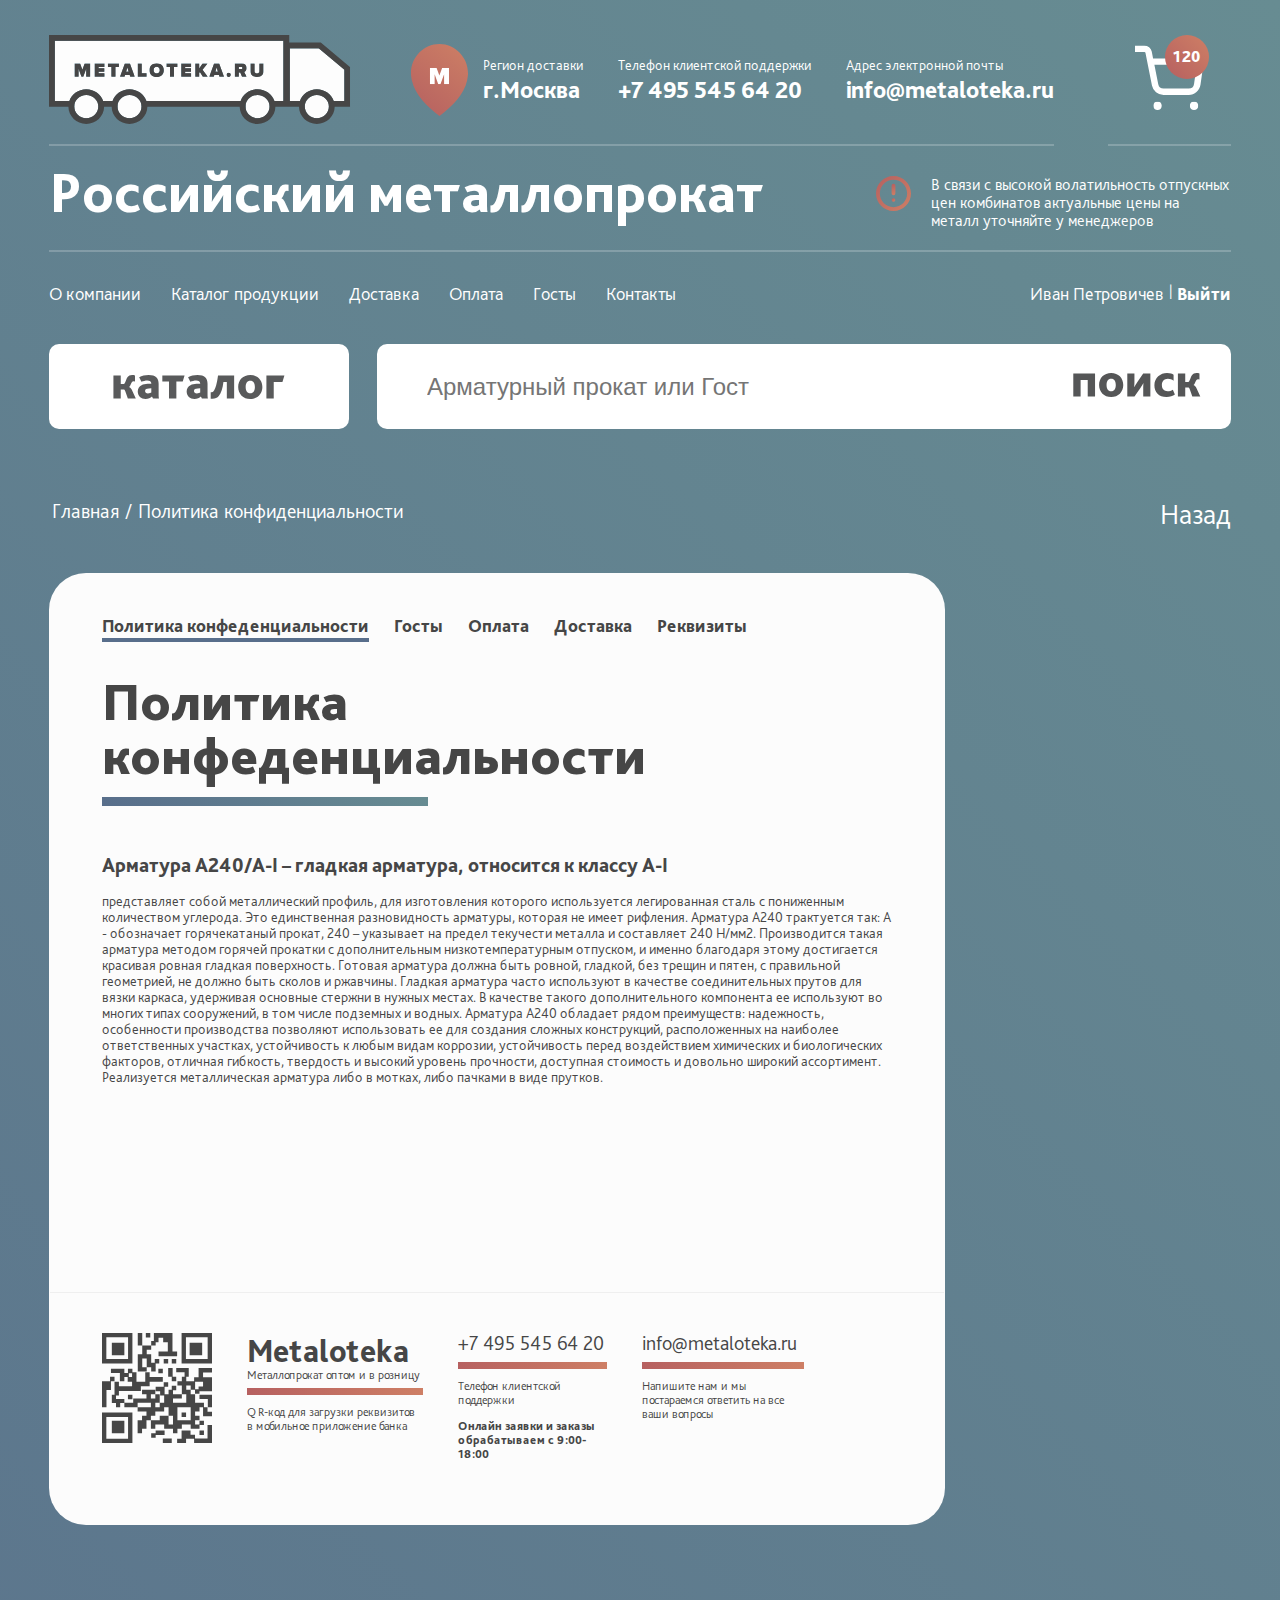
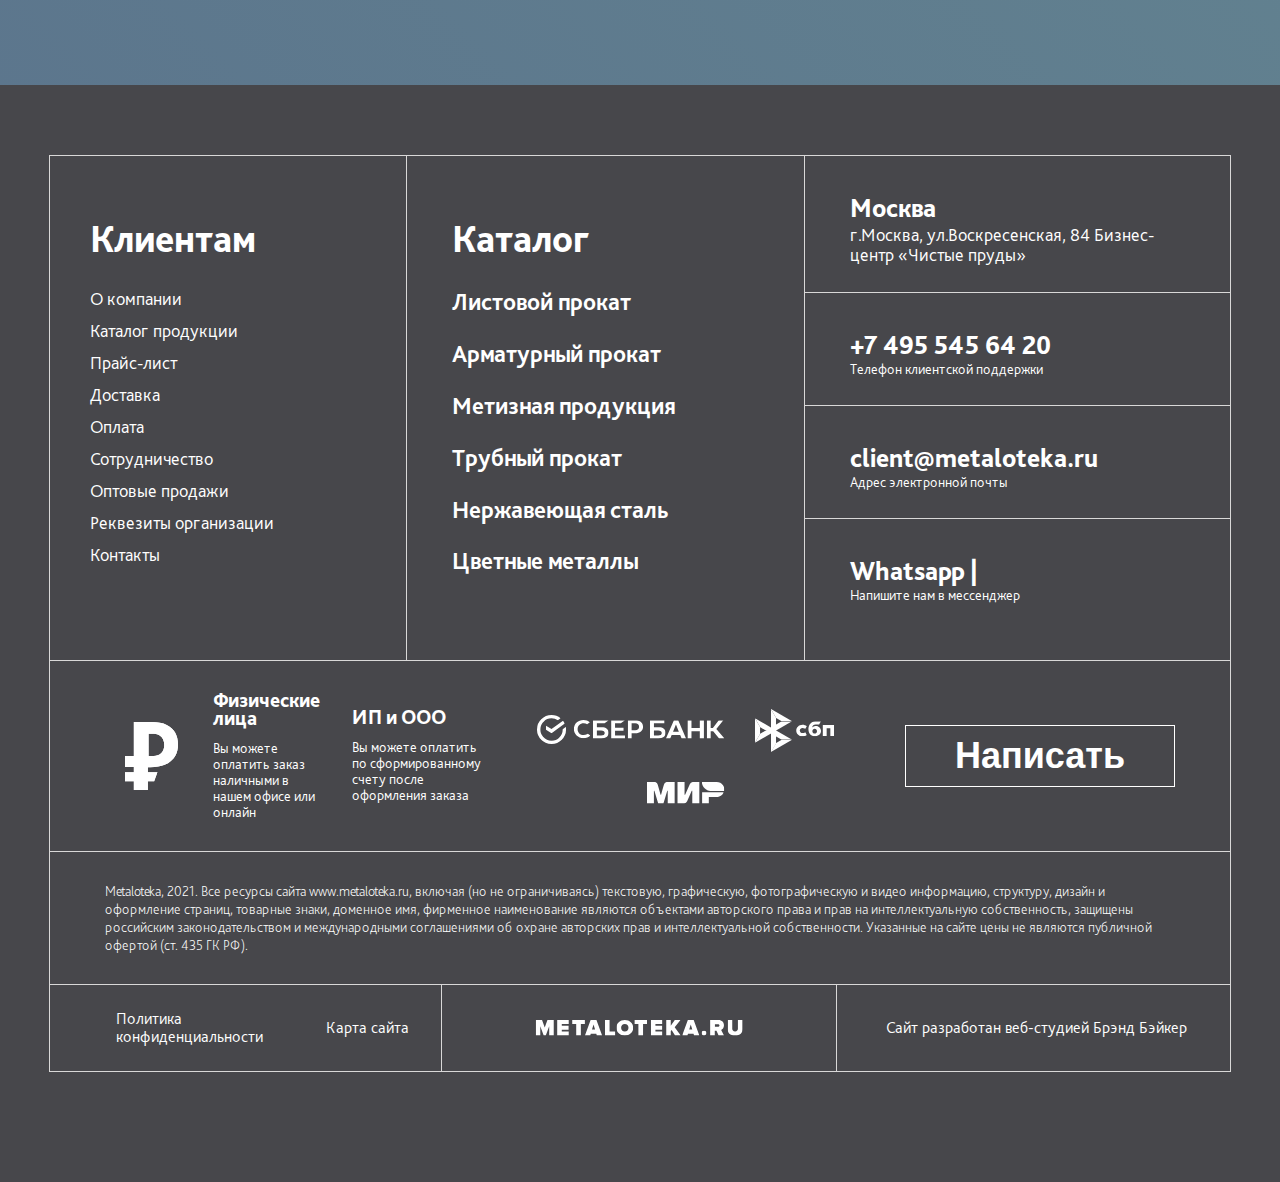
<file: privacy-policy.html>
<!doctype html>
<html lang="ru">

	<head>
		<meta charset="UTF-8" />
		<meta name="viewport" content="width=device-width,user-scalable=no,initial-scale=1,maximum-scale=1,minimum-scale=1" />
		<meta http-equiv="X-UA-Compatible" content="ie=edge" />
		<meta name="theme-color" content="#678c92" />
		<title>Информация о продукте</title>
		<link href="/css/app.css" rel="stylesheet">
	</head>

	<body class="body">
		<header class="header">
			<div class="container">
				<div class="row justify-content-between align-items-xl-center">
					<div class="header__connection">
						<div class="header__line"></div><img class="header__logo" src="/images/logo.svg" alt="логотип metaloteka" />
						<div class="header__line"></div>
						<div class="contact-header ml-lg-60"><img class="contact-header__icon" src="/images/icon-pin-map.svg" alt="icon" /><span class="text contact-header__text">Регион доставки</span><span class="contact-header__contact">г.Москва</span></div>
						<div class="contact-header ml-lg-20"><span class="text contact-header__text">Телефон клиентской поддержки</span><a class="contact-header__contact" href="tel:+74955456420">+7 495 545 64 20</a></div>
						<div class="contact-header ml-lg-20"><span class="text contact-header__text">Адрес электронной почты</span><a class="contact-header__contact" href="mailto:info@metaloteka.ru">info@metaloteka.ru</a></div>
					</div>
					<div class="header__shipped"><span class="header__number-shipped">245 т</span>
						<div class="header__divider-shipped"></div><span class="text">отгружено за неделю</span>
					</div>
					<div class="header__wrap-basket"><a class="header__basket header__basket_full" href="#">
							<div class="header__basket-num">120</div>
							<div class="header__basket-icon"><svg width="69" height="65" viewBox="0 0 69 65" xmlns="http://www.w3.org/2000/svg">
									<defs>
										<clipPath id="dl3q6myura">
											<path d="M4500 0v5500H0V0h4500z" />
										</clipPath>
										<clipPath id="a5dmji0u5b">
											<path d="M9.36 0a7.516 7.516 0 0 1 7.375 6.05l1.363 6.846h47.384a3.24 3.24 0 0 1 2.457 1.1c.62.71.897 1.654.763 2.586l-3.22 22.706c-.859 5.83-5.858 10.15-11.745 10.146H28.51a11.81 11.81 0 0 1-11.56-9.512L10.432 7.308a1.073 1.073 0 0 0-1.074-.86H0V0zm52.407 19.344h-42.38l3.865 19.343a5.37 5.37 0 0 0 5.259 4.299h25.163a5.37 5.37 0 0 0 5.367-4.61l2.726-19.032z" />
										</clipPath>
										<clipPath id="hx4p2o3vkc">
											<path d="M8.588 4.298c0 5.73-8.588 5.73-8.588 0s8.588-5.73 8.588 0z" />
										</clipPath>
									</defs>
									<g fill="currentColor" clip-path="url(#dl3q6myura)" transform="translate(-2284 -595)">
										<g>
											<g clip-path="url(#a5dmji0u5b)" transform="translate(2284 595.522)">
												<path d="M0 0h68.735v49.434H0V0z" />
											</g>
											<g clip-path="url(#hx4p2o3vkc)" transform="translate(2338.747 651.405)">
												<path d="M0 0h8.588v8.595H0V0z" />
											</g>
											<g clip-path="url(#hx4p2o3vkc)" transform="translate(2302.25 651.405)">
												<path d="M0 0h8.588v8.595H0V0z" />
											</g>
										</g>
									</g>
								</svg></div>
						</a></div>
				</div>
				<div class="contact-header-warning">
					<p class="contact-header-warning__title">Российский металлопрокат</p>
					<div class="contact-header-warning__line"></div>
					<div class="contact-header-warning__right"><img class="contact-header-warning__img" src="/images/icon-warning.svg" alt="icon" />
						<p class="contact-header-warning__warning">В связи с высокой волатильность отпускных цен комбинатов актуальные цены на металл уточняйте у менеджеров</p>
					</div>
					<div class="contact-header-warning__line"></div>
				</div>
				<div class="header__nav">
					<div class="row">
						<div class="header__nav-link"><a class="header__link" href="#">О компании</a><a class="header__link" href="/catalog.html">Каталог продукции</a><a class="header__link" href="#">Доставка</a><a class="header__link" href="/cart-page.html">Оплата</a><a class="header__link" href="#">Госты</a><a class="header__link" href="/contacts.html">Контакты</a></div>
						<div class="header__date">
							<div class="header__name">Иван Петровичев</div><span class="header__stick">|</span><a class="header__exit" href="#" data-popup-open="authorization">Выйти</a>
						</div>
					</div>
				</div>
				<div class="row justify-content-between noWrap"><button class="header__catalog"><svg width="172" height="24" viewBox="0 0 172 24" xmlns="http://www.w3.org/2000/svg">
							<g fill="#555657" fill-rule="nonzero" opacity=".978">
								<path d="M.42 23.515h7.334v-8.97h2.962c.632 0 1.166.63 1.652 1.94l2.476 7.03h7.965l-4.128-8.921c-.631-1.358-1.505-2.133-2.574-2.57v-.097c1.506-1.018 1.749-3.588 2.866-4.945.388-.437.874-.679 1.554-.679a4.36 4.36 0 0 1 1.457.242V.388C21.207.097 19.847 0 19.118 0c-2.185 0-3.545.776-4.468 1.94-2.088 2.666-1.991 7.127-4.614 7.127H7.754V.582H.42v22.933zM40.002 23.515h6.022c-.389-1.26-.389-3.103-.389-4.509V8.727C45.635 3.152 42.721 0 35.631 0c-3.643 0-6.751.873-9.47 2.23l2.282 4.606c1.651-.872 3.885-1.406 5.828-1.406 2.477 0 4.03.873 4.03 3.006v.243l-3.642.145c-2.33.097-4.42.534-6.07 1.406-2.38 1.26-3.837 3.152-3.837 6.255 0 4.412 3.302 7.515 7.819 7.515 2.865 0 4.857-1.067 6.41-2.424l1.02 1.94zm-1.7-10.23v4.267c-.534.339-1.749.824-3.351.824-1.749 0-2.866-.776-2.866-2.376 0-.97.34-1.552 1.02-1.988.632-.388 1.554-.582 2.72-.63l2.477-.097zM56.028 23.515h7.334V6.594h6.362L71.569.582H49.326v6.012h6.702zM88.907 23.515h6.022c-.388-1.26-.388-3.103-.388-4.509V8.727C94.54 3.152 91.627 0 84.536 0c-3.642 0-6.75.873-9.47 2.23l2.283 4.606c1.65-.872 3.885-1.406 5.828-1.406 2.476 0 4.03.873 4.03 3.006v.243l-3.642.145c-2.331.097-4.42.534-6.07 1.406-2.38 1.26-3.837 3.152-3.837 6.255 0 4.412 3.302 7.515 7.819 7.515 2.865 0 4.856-1.067 6.41-2.424l1.02 1.94zm-1.7-10.23v4.267c-.534.339-1.748.824-3.35.824-1.749 0-2.866-.776-2.866-2.376 0-.97.34-1.552 1.02-1.988.631-.388 1.554-.582 2.72-.63l2.476-.097zM99.446 23.855c2.817 0 4.808-.97 6.314-2.764 2.428-2.86 3.933-7.855 4.662-14.06h3.4v16.484h7.333V.582H105.03c-1.02 8-2.622 13.285-4.274 15.515-.631.873-1.36 1.26-2.234 1.26-.097 0-.485 0-.825-.096v6.4c.582.145 1.31.194 1.748.194zM137.279 24c7.139 0 12.093-5.042 12.093-12.024C149.372 4.994 144.418 0 137.279 0c-7.14 0-12.093 4.994-12.093 11.976 0 6.982 4.954 12.024 12.093 12.024zm0-5.77c-3.254 0-4.614-2.715-4.614-6.254 0-3.54 1.36-6.206 4.614-6.206 3.254 0 4.613 2.666 4.613 6.206 0 3.54-1.36 6.254-4.613 6.254zM153.403 23.515h7.333V7.03h8.693L171.42.582h-18.017z" />
							</g>
						</svg></button>
					<div class="header__right"><input class="header__search" placeholder="Арматурный прокат или Гост" /><button class="header__button-search"><svg width="128" height="24" viewBox="0 0 128 24" xmlns="http://www.w3.org/2000/svg">
								<g fill="#555657" fill-rule="nonzero">
									<path d="M.291 23.515h7.333V7.03h7.091v16.485h7.334V.582H.29zM38.172 24c7.14 0 12.093-5.042 12.093-12.024C50.265 4.994 45.312 0 38.172 0 31.033 0 26.08 4.994 26.08 11.976 26.08 18.958 31.033 24 38.172 24zm0-5.77c-3.254 0-4.613-2.715-4.613-6.254 0-3.54 1.36-6.206 4.613-6.206 3.254 0 4.614 2.666 4.614 6.206 0 3.54-1.36 6.254-4.614 6.254zM54.296 23.515h7.188l5.925-8.582c1.263-1.842 2.477-3.927 2.914-4.751h.146c-.146 1.26-.243 3.248-.243 5.14v8.193h7.14V.582h-7.189l-5.925 8.582c-1.262 1.842-2.477 3.927-2.914 4.751h-.145c.145-1.26.243-3.248.243-5.14V.583h-7.14v22.933zM93.538 24c3.35 0 6.41-.97 8.353-2.376l-2.04-4.945c-1.748.97-3.302 1.551-5.245 1.551-3.448 0-5.73-2.133-5.73-6.109 0-3.54 2.185-6.351 6.021-6.351 2.234 0 3.983.678 5.683 1.988V1.697C99.414.921 97.326 0 94.023 0 87.37 0 81.396 4.752 81.396 12.17c0 6.788 4.371 11.83 12.142 11.83zM104.902 23.515h7.334v-8.97h2.962c.631 0 1.166.63 1.651 1.94l2.477 7.03h7.965l-4.128-8.921c-.632-1.358-1.506-2.133-2.574-2.57v-.097c1.505-1.018 1.748-3.588 2.865-4.945.389-.437.874-.679 1.554-.679a4.36 4.36 0 0 1 1.457.242V.388C125.688.097 124.328 0 123.6 0c-2.186 0-3.545.776-4.468 1.94-2.088 2.666-1.991 7.127-4.614 7.127h-2.282V.582h-7.334v22.933z" />
								</g>
							</svg></button></div>
				</div>
			</div>
		</header>
		<main class="main">
			<section class="section-breadcrumbs">
				<div class="container">
					<div class="section-breadcrumbs__inner"><a class="section-breadcrumbs__link" href="/">Главная</a><span class="section-breadcrumbs__link">/</span><span class="section-breadcrumbs__link">Политика конфиденциальности</span></div><a class="section-breadcrumbs__back" href="#">Назад</a>
				</div>
			</section>
			<section class="section-privacy-policy block-layout">
				<div class="container">
					<div class="row rg-30 align-items-start">
						<div class="block-layout__left">
							<div class="section-privacy-policy__group-links"><a class="section-privacy-policy__link section-privacy-policy__link_active" href="#">Политика конфеденциальности</a><a class="section-privacy-policy__link" href="#">Госты</a><a class="section-privacy-policy__link" href="#">Оплата</a><a class="section-privacy-policy__link" href="#">Доставка</a><a class="section-privacy-policy__link" href="#">Реквизиты</a></div>
							<div class="tabs__content js-active" data-tab-content="1">
								<div class="section-privacy-policy__title-inner">
									<h2 class="text text_fs-54 text_fs-xl-54 text_wet-asphalt text_fw-900 text_lh-1 section-privacy-policy__margin">Политика конфеденциальности</h2>
									<div class="section-privacy-policy__line-big"></div>
								</div>
								<h3 class="section-privacy-policy__title-content">Арматура А240/А-I – гладкая арматура, относится к классу А-I</h3>
								<p class="section-privacy-policy__text-content">представляет собой металлический профиль, для изготовления которого используется легированная сталь с пониженным количеством углерода. Это единственная разновидность арматуры, которая не имеет рифления. Арматура А240 трактуется так: А - обозначает горячекатаный прокат, 240 – указывает на предел текучести металла и составляет 240 Н/мм2. Производится такая арматура методом горячей прокатки с дополнительным низкотемпературным отпуском, и именно благодаря этому достигается красивая ровная гладкая поверхность. Готовая арматура должна быть ровной, гладкой, без трещин и пятен, с правильной геометрией, не должно быть сколов и ржавчины. Гладкая арматура часто используют в качестве соединительных прутов для вязки каркаса, удерживая основные стержни в нужных местах. В качестве такого дополнительного компонента ее используют во многих типах сооружений, в том числе подземных и водных. Арматура А240 обладает рядом преимуществ: надежность, особенности производства позволяют использовать ее для создания сложных конструкций, расположенных на наиболее ответственных участках, устойчивость к любым видам коррозии, устойчивость перед воздействием химических и биологических факторов, отличная гибкость, твердость и высокий уровень прочности, доступная стоимость и довольно широкий ассортимент. Реализуется металлическая арматура либо в мотках, либо пачками в виде прутков.</p>
							</div>
							<div class="tabs__content" data-tab-content="2">
								<div class="section-privacy-policy__title-inner">
									<h2 class="text text_fs-50 text_fs-xl-54 text_wet-asphalt text_fw-900 text_lh-1 section-privacy-policy__margin">Госты</h2>
									<div class="section-privacy-policy__line-big"></div>
								</div>
								<h3 class="section-privacy-policy__title-content">Арматура А240/А-II – круглая арматура, относится к классу А-II</h3>
								<p class="section-privacy-policy__text-content">представляет собой металлический профиль, для изготовления которого используется легированная сталь с пониженным количеством углерода. Это единственная разновидность арматуры, которая не имеет рифления. Арматура А240 трактуется так: А - обозначает горячекатаный прокат, 240 – указывает на предел текучести металла и составляет 240 Н/мм2. Производится такая арматура методом горячей прокатки с дополнительным низкотемпературным отпуском, и именно благодаря этому достигается красивая ровная гладкая поверхность. Готовая арматура должна быть ровной, гладкой, без трещин и пятен, с правильной геометрией, не должно быть сколов и ржавчины. Гладкая арматура часто используют в качестве соединительных прутов для вязки каркаса, удерживая основные стержни в нужных местах. В качестве такого дополнительного компонента ее используют во многих типах сооружений, в том числе подземных и водных. Арматура А240 обладает рядом преимуществ: надежность, особенности производства позволяют использовать ее для создания сложных конструкций, расположенных на наиболее ответственных участках, устойчивость к любым видам коррозии, устойчивость перед воздействием химических и биологических факторов, отличная гибкость, твердость и высокий уровень прочности, доступная стоимость и довольно широкий ассортимент. Реализуется металлическая арматура либо в мотках, либо пачками в виде прутков.</p>
							</div>
							<div class="tabs__content" data-tab-content="3">
								<div class="section-privacy-policy__title-inner">
									<h2 class="text text_fs-50 text_fs-xl-54 text_wet-asphalt text_fw-900 text_lh-1 section-privacy-policy__margin">Оплата</h2>
									<div class="section-privacy-policy__line-big"></div>
								</div>
								<h3 class="section-privacy-policy__title-content">Арматура А240/А-III – квадратная арматура, относится к классу А-III</h3>
								<p class="section-privacy-policy__text-content">представляет собой металлический профиль, для изготовления которого используется легированная сталь с пониженным количеством углерода. Это единственная разновидность арматуры, которая не имеет рифления. Арматура А240 трактуется так: А - обозначает горячекатаный прокат, 240 – указывает на предел текучести металла и составляет 240 Н/мм2. Производится такая арматура методом горячей прокатки с дополнительным низкотемпературным отпуском, и именно благодаря этому достигается красивая ровная гладкая поверхность. Готовая арматура должна быть ровной, гладкой, без трещин и пятен, с правильной геометрией, не должно быть сколов и ржавчины. Гладкая арматура часто используют в качестве соединительных прутов для вязки каркаса, удерживая основные стержни в нужных местах. В качестве такого дополнительного компонента ее используют во многих типах сооружений, в том числе подземных и водных. Арматура А240 обладает рядом преимуществ: надежность, особенности производства позволяют использовать ее для создания сложных конструкций, расположенных на наиболее ответственных участках, устойчивость к любым видам коррозии, устойчивость перед воздействием химических и биологических факторов, отличная гибкость, твердость и высокий уровень прочности, доступная стоимость и довольно широкий ассортимент. Реализуется металлическая арматура либо в мотках, либо пачками в виде прутков.</p>
							</div>
							<div class="tabs__content" data-tab-content="4">
								<div class="section-privacy-policy__title-inner">
									<h2 class="text text_fs-50 text_fs-xl-54 text_wet-asphalt text_fw-900 text_lh-1 section-privacy-policy__margin">Доставка</h2>
									<div class="section-privacy-policy__line-big"></div>
								</div>
								<h3 class="section-privacy-policy__title-content">Труба А240/В-I – квадратная арматура, относится к классу В-I</h3>
								<p class="section-privacy-policy__text-content">представляет собой металлический профиль, для изготовления которого используется легированная сталь с пониженным количеством углерода. Это единственная разновидность арматуры, которая не имеет рифления. Арматура А240 трактуется так: А - обозначает горячекатаный прокат, 240 – указывает на предел текучести металла и составляет 240 Н/мм2. Производится такая арматура методом горячей прокатки с дополнительным низкотемпературным отпуском, и именно благодаря этому достигается красивая ровная гладкая поверхность. Готовая арматура должна быть ровной, гладкой, без трещин и пятен, с правильной геометрией, не должно быть сколов и ржавчины. Гладкая арматура часто используют в качестве соединительных прутов для вязки каркаса, удерживая основные стержни в нужных местах. В качестве такого дополнительного компонента ее используют во многих типах сооружений, в том числе подземных и водных. Арматура А240 обладает рядом преимуществ: надежность, особенности производства позволяют использовать ее для создания сложных конструкций, расположенных на наиболее ответственных участках, устойчивость к любым видам коррозии, устойчивость перед воздействием химических и биологических факторов, отличная гибкость, твердость и высокий уровень прочности, доступная стоимость и довольно широкий ассортимент.</p>
							</div>
							<div class="tabs__content" data-tab-content="5">
								<div class="section-privacy-policy__title-inner">
									<h2 class="text text_fs-50 text_fs-xl-54 text_wet-asphalt text_fw-900 text_lh-1 section-privacy-policy__margin">Реквизиты</h2>
									<div class="section-privacy-policy__line-big"></div>
								</div>
								<h3 class="section-privacy-policy__title-content">Труба А240/В-II – квадратная арматура, относится к классу В-II</h3>
								<p class="section-privacy-policy__text-content">представляет собой металлический профиль, для изготовления которого используется легированная сталь с пониженным количеством углерода. Это единственная разновидность арматуры, которая не имеет рифления. Арматура А240 трактуется так: А - обозначает горячекатаный прокат, 240 – указывает на предел текучести металла и составляет 240 Н/мм2. Производится такая арматура методом горячей прокатки с дополнительным низкотемпературным отпуском, и именно благодаря этому достигается красивая ровная гладкая поверхность. Готовая арматура должна быть ровной, гладкой, без трещин и пятен, с правильной геометрией, не должно быть сколов и ржавчины. Гладкая арматура часто используют в качестве соединительных прутов для вязки каркаса, удерживая основные стержни в нужных местах. В качестве</p>
							</div>
							<hr class="section-privacy-policy__line" />
							<div class="section-privacy-policy__footer"><img class="section-privacy-policy__qr" src="/images/icon-qr.svg" />
								<div class="contact-information-footer">
									<div class="contact-information-footer__name"><span class="contact-information-footer__title">Metaloteka</span>
										<div class="contact-information-footer__sub-title">Металлопрокат оптом и в розницу</div>
										<p class="contact-information-footer__text">QR-код для загрузки реквизитов в мобильное приложение банка</p>
									</div>
								</div>
								<div class="contact-information-footer">
									<div class="contact-information-footer__name"><a class="contact-information-footer__link" href="tel:+74955456420">+7 495 545 64 20</a>
										<p class="contact-information-footer__text">Телефон клиентской поддержки</p>
										<p class="contact-information-footer__text contact-information-footer__text_bold">Онлайн заявки и заказы обрабатываем с 9:00-18:00</p>
									</div>
								</div>
								<div class="contact-information-footer">
									<div class="contact-information-footer__name"><a class="contact-information-footer__link" href="mailto:info@metaloteka.ru">info@metaloteka.ru</a>
										<p class="contact-information-footer__text">Напишите нам и мы постараемся ответить на все ваши вопросы</p>
									</div>
								</div>
							</div>
						</div>
					</div>
				</div>
			</section>
			<section class="section-catalog" data-type-section="general">
				<div class="container">
					<div class="section-catalog__catalog-wrapper">
						<div class="section-catalog__left-aside">
							<div class="section-catalog__logo"><img class="section-catalog__img" src="/images/catalog-banner.svg" />
								<div class="section-catalog__banner"><span class="section-catalog__title">Металотека</span><span class="section-catalog__subtitle">Каталог</span>
									<div class="section-catalog__range"></div>
								</div>
							</div>
							<div class="section-catalog__navigation"><a class="section-catalog__category" href="#">Трубный прокат</a><a class="section-catalog__category" href="#">Арматурный прокат</a><a class="section-catalog__category" href="#">Метизная продукция</a><a class="section-catalog__category" href="#">Листовой прокат</a><a class="section-catalog__category" href="#">Нержавеющая сталь</a><a class="section-catalog__category" href="#">Цветные металлы</a><a class="section-catalog__category" href="#">Сортовой прокат</a>
								<div class="section-catalog__accordion-wrapper">
									<div class="accordion-list">
										<div class="accordion accordion_fz-20 accordion_arrow">
											<div class="accordion__title">Листовой прокат</div>
											<div class="accordion__body">
												<div class="accordion-list__list-wrapper"><a class="accordion-list__link" href="#">Труба профильная</a><a class="accordion-list__link" href="#">Трубы в изоляции</a><a class="accordion-list__link" href="#">Труба водогазопроводная оцинкованная</a><a class="accordion-list__link" href="#">Трубы в изоляции</a><a class="accordion-list__link" href="#">Труба магистральная</a><a class="accordion-list__link" href="#">Труба Овальная</a><a class="accordion-list__link" href="#">Труба профильная</a><a class="accordion-list__link" href="#">Труба профильная</a></div>
											</div>
										</div>
									</div>
									<div class="section-catalog__line-small"></div>
									<div class="accordion-list">
										<div class="accordion accordion_fz-20 accordion_arrow">
											<div class="accordion__title">Арматурный прокат</div>
											<div class="accordion__body">
												<div class="accordion-list__list-wrapper"><a class="accordion-list__link" href="#">Труба профильная</a><a class="accordion-list__link" href="#">Трубы в изоляции</a><a class="accordion-list__link" href="#">Труба водогазопроводная оцинкованная</a><a class="accordion-list__link" href="#">Трубы в изоляции</a><a class="accordion-list__link" href="#">Труба магистральная</a><a class="accordion-list__link" href="#">Труба Овальная</a><a class="accordion-list__link" href="#">Труба профильная</a><a class="accordion-list__link" href="#">Труба профильная</a></div>
											</div>
										</div>
									</div>
									<div class="section-catalog__line-small"></div>
									<div class="accordion-list">
										<div class="accordion accordion_fz-20 accordion_arrow">
											<div class="accordion__title">Метизная продукция</div>
											<div class="accordion__body">
												<div class="accordion-list__list-wrapper"><a class="accordion-list__link" href="#">Труба профильная</a><a class="accordion-list__link" href="#">Трубы в изоляции</a><a class="accordion-list__link" href="#">Труба водогазопроводная оцинкованная</a><a class="accordion-list__link" href="#">Трубы в изоляции</a><a class="accordion-list__link" href="#">Труба магистральная</a><a class="accordion-list__link" href="#">Труба Овальная</a><a class="accordion-list__link" href="#">Труба профильная</a><a class="accordion-list__link" href="#">Труба профильная</a></div>
											</div>
										</div>
									</div>
									<div class="section-catalog__line-small"></div>
									<div class="accordion-list">
										<div class="accordion accordion_fz-20 accordion_arrow">
											<div class="accordion__title">Трубный прокат</div>
											<div class="accordion__body">
												<div class="accordion-list__list-wrapper"><a class="accordion-list__link" href="#">Труба профильная</a><a class="accordion-list__link" href="#">Трубы в изоляции</a><a class="accordion-list__link" href="#">Труба водогазопроводная оцинкованная</a><a class="accordion-list__link" href="#">Трубы в изоляции</a><a class="accordion-list__link" href="#">Труба магистральная</a><a class="accordion-list__link" href="#">Труба Овальная</a><a class="accordion-list__link" href="#">Труба профильная</a><a class="accordion-list__link" href="#">Труба профильная</a></div>
											</div>
										</div>
									</div>
									<div class="section-catalog__line-small"></div>
									<div class="accordion-list">
										<div class="accordion accordion_fz-20 accordion_arrow">
											<div class="accordion__title">Нержавеющая сталь</div>
											<div class="accordion__body">
												<div class="accordion-list__list-wrapper"><a class="accordion-list__link" href="#">Труба профильная</a><a class="accordion-list__link" href="#">Трубы в изоляции</a><a class="accordion-list__link" href="#">Труба водогазопроводная оцинкованная</a><a class="accordion-list__link" href="#">Трубы в изоляции</a><a class="accordion-list__link" href="#">Труба магистральная</a><a class="accordion-list__link" href="#">Труба Овальная</a><a class="accordion-list__link" href="#">Труба профильная</a><a class="accordion-list__link" href="#">Труба профильная</a></div>
											</div>
										</div>
									</div>
									<div class="section-catalog__line-small"></div>
									<div class="accordion-list">
										<div class="accordion accordion_fz-20 accordion_arrow">
											<div class="accordion__title">Цветные металлы</div>
											<div class="accordion__body">
												<div class="accordion-list__list-wrapper"><a class="accordion-list__link" href="#">Труба профильная</a><a class="accordion-list__link" href="#">Трубы в изоляции</a><a class="accordion-list__link" href="#">Труба водогазопроводная оцинкованная</a><a class="accordion-list__link" href="#">Трубы в изоляции</a><a class="accordion-list__link" href="#">Труба магистральная</a><a class="accordion-list__link" href="#">Труба Овальная</a><a class="accordion-list__link" href="#">Труба профильная</a><a class="accordion-list__link" href="#">Труба профильная</a></div>
											</div>
										</div>
									</div>
									<div class="section-catalog__line-small"></div>
									<div class="accordion-list">
										<div class="accordion accordion_fz-20 accordion_arrow">
											<div class="accordion__title">Сортовой прокат</div>
											<div class="accordion__body">
												<div class="accordion-list__list-wrapper"><a class="accordion-list__link" href="#">Труба профильная</a><a class="accordion-list__link" href="#">Трубы в изоляции</a><a class="accordion-list__link" href="#">Труба водогазопроводная оцинкованная</a><a class="accordion-list__link" href="#">Трубы в изоляции</a><a class="accordion-list__link" href="#">Труба магистральная</a><a class="accordion-list__link" href="#">Труба Овальная</a><a class="accordion-list__link" href="#">Труба профильная</a><a class="accordion-list__link" href="#">Труба профильная</a></div>
											</div>
										</div>
									</div>
									<div class="section-catalog__line-small"></div>
								</div>
							</div>
							<div class="section-catalog__mobile-description">Металлопрокат оптом и в розницу с доставкой по Москве и московской области</div>
						</div>
						<div class="section-catalog__right-aside">
							<div class="product-main">
								<div class="product-main__wrapper"><span class="product-main__title">Трубный прокат</span>
									<div class="product-main__range"></div>
									<div class="product-main__information-block">
										<div class="accordion-list">
											<div class="accordion accordion_fz-20 accordion_reset">
												<div class="accordion__title">Труба профильная (158)</div>
												<div class="accordion__body">
													<div class="accordion-list__list-wrapper"><a class="accordion-list__link" href="#">Труба профильная прямоугольная</a><a class="accordion-list__link" href="#">Труба профильная прямоугольная</a><a class="accordion-list__link" href="#">Труба профильная прямоугольная</a><a class="accordion-list__link" href="#">Труба профильная прямоугольная</a><a class="accordion-list__link" href="#">Труба профильная прямоугольная</a><a class="accordion-list__link" href="#">Труба профильная прямоугольная</a><a class="accordion-list__link" href="#">Труба профильная прямоугольная</a></div>
												</div>
											</div>
										</div>
										<div class="accordion-list">
											<div class="accordion accordion_fz-20 accordion_reset">
												<div class="accordion__title">Труба профильная (158)</div>
												<div class="accordion__body">
													<div class="accordion-list__list-wrapper"><a class="accordion-list__link" href="#">Труба профильная прямоугольная</a><a class="accordion-list__link" href="#">Труба профильная прямоугольная</a><a class="accordion-list__link" href="#">Труба профильная прямоугольная</a><a class="accordion-list__link" href="#">Труба профильная прямоугольная</a><a class="accordion-list__link" href="#">Труба профильная прямоугольная</a><a class="accordion-list__link" href="#">Труба профильная прямоугольная</a><a class="accordion-list__link" href="#">Труба профильная прямоугольная</a></div>
												</div>
											</div>
										</div>
										<div class="accordion-list">
											<div class="accordion accordion_fz-20 accordion_reset">
												<div class="accordion__title">Труба профильная (158)</div>
												<div class="accordion__body">
													<div class="accordion-list__list-wrapper"><a class="accordion-list__link" href="#">Труба профильная прямоугольная</a><a class="accordion-list__link" href="#">Труба профильная прямоугольная</a><a class="accordion-list__link" href="#">Труба профильная прямоугольная</a><a class="accordion-list__link" href="#">Труба профильная прямоугольная</a><a class="accordion-list__link" href="#">Труба профильная прямоугольная</a><a class="accordion-list__link" href="#">Труба профильная прямоугольная</a><a class="accordion-list__link" href="#">Труба профильная прямоугольная</a></div>
												</div>
											</div>
										</div>
										<div class="accordion-list">
											<div class="accordion accordion_fz-20 accordion_reset">
												<div class="accordion__title">Труба профильная (158)</div>
												<div class="accordion__body">
													<div class="accordion-list__list-wrapper"><a class="accordion-list__link" href="#">Труба профильная прямоугольная</a><a class="accordion-list__link" href="#">Труба профильная прямоугольная</a><a class="accordion-list__link" href="#">Труба профильная прямоугольная</a><a class="accordion-list__link" href="#">Труба профильная прямоугольная</a><a class="accordion-list__link" href="#">Труба профильная прямоугольная</a><a class="accordion-list__link" href="#">Труба профильная прямоугольная</a><a class="accordion-list__link" href="#">Труба профильная прямоугольная</a></div>
												</div>
											</div>
										</div>
										<div class="accordion-list">
											<div class="accordion accordion_fz-20 accordion_reset">
												<div class="accordion__title">Труба профильная (158)</div>
												<div class="accordion__body">
													<div class="accordion-list__list-wrapper"><a class="accordion-list__link" href="#">Труба профильная прямоугольная</a><a class="accordion-list__link" href="#">Труба профильная прямоугольная</a><a class="accordion-list__link" href="#">Труба профильная прямоугольная</a><a class="accordion-list__link" href="#">Труба профильная прямоугольная</a><a class="accordion-list__link" href="#">Труба профильная прямоугольная</a><a class="accordion-list__link" href="#">Труба профильная прямоугольная</a><a class="accordion-list__link" href="#">Труба профильная прямоугольная</a></div>
												</div>
											</div>
										</div>
										<div class="accordion-list">
											<div class="accordion accordion_fz-20 accordion_reset">
												<div class="accordion__title">Труба профильная (158)</div>
												<div class="accordion__body">
													<div class="accordion-list__list-wrapper"><a class="accordion-list__link" href="#">Труба профильная прямоугольная</a><a class="accordion-list__link" href="#">Труба профильная прямоугольная</a><a class="accordion-list__link" href="#">Труба профильная прямоугольная</a><a class="accordion-list__link" href="#">Труба профильная прямоугольная</a><a class="accordion-list__link" href="#">Труба профильная прямоугольная</a><a class="accordion-list__link" href="#">Труба профильная прямоугольная</a><a class="accordion-list__link" href="#">Труба профильная прямоугольная</a></div>
												</div>
											</div>
										</div>
										<div class="accordion-list">
											<div class="accordion accordion_fz-20 accordion_reset">
												<div class="accordion__title">Труба профильная (158)</div>
												<div class="accordion__body">
													<div class="accordion-list__list-wrapper"><a class="accordion-list__link" href="#">Труба профильная прямоугольная</a><a class="accordion-list__link" href="#">Труба профильная прямоугольная</a><a class="accordion-list__link" href="#">Труба профильная прямоугольная</a><a class="accordion-list__link" href="#">Труба профильная прямоугольная</a><a class="accordion-list__link" href="#">Труба профильная прямоугольная</a><a class="accordion-list__link" href="#">Труба профильная прямоугольная</a><a class="accordion-list__link" href="#">Труба профильная прямоугольная</a></div>
												</div>
											</div>
										</div>
									</div>
								</div>
							</div>
							<div class="product-tags">
								<div class="product-tags__tags-wrapper"><a class="product-tags__tag" href="#">Труба профильная</a><a class="product-tags__tag" href="#">Профильная</a><a class="product-tags__tag" href="#">Труба 8мм</a><a class="product-tags__tag" href="#">Труба 8мм</a><a class="product-tags__tag" href="#">уголок</a><a class="product-tags__tag" href="#">лента</a><a class="product-tags__tag" href="#">плита</a><a class="product-tags__tag" href="#">шестигранник</a></div><img class="product-tags__img-bg" src="/images/catalog-bg.png" />
							</div>
							<div class="product-footer">
								<div class="product-footer__footer-wrapper"><img class="product-footer__qr" src="/images/icon-qr.svg" />
									<div class="contact-information-footer">
										<div class="contact-information-footer__name"><span class="contact-information-footer__title">Metaloteka</span>
											<div class="contact-information-footer__sub-title">Металлопрокат оптом и в розницу</div>
											<p class="contact-information-footer__text">QR-код для загрузки реквизитов в мобильное приложение банка</p>
										</div>
									</div>
									<div class="contact-information-footer">
										<div class="contact-information-footer__name"><a class="contact-information-footer__link" href="tel:+74955456420">+7 495 545 64 20</a>
											<p class="contact-information-footer__text">Телефон клиентской поддержки</p>
											<p class="contact-information-footer__text contact-information-footer__text_bold">Онлайн заявки и заказы обрабатываем с 9:00-18:00</p>
										</div>
									</div>
									<div class="contact-information-footer">
										<div class="contact-information-footer__name"><a class="contact-information-footer__link" href="mailto:info@metaloteka.ru">info@metaloteka.ru</a>
											<p class="contact-information-footer__text">Напишите нам и мы постараемся ответить на все ваши вопросы</p>
										</div>
									</div>
								</div>
							</div>
						</div>
					</div>
				</div>
			</section>
			<section class="section-catalog" data-type-section="details">
				<div class="container">
					<div class="section-catalog__catalog-wrapper">
						<div class="section-catalog__left-aside">
							<div class="section-catalog__logo"><img class="section-catalog__img" src="/images/catalog-banner.svg" />
								<div class="section-catalog__banner"><span class="section-catalog__title">Металотека</span><span class="section-catalog__subtitle">Листовой прокат</span>
									<div class="section-catalog__range"></div>
								</div>
							</div>
							<div class="section-catalog__navigation"><a class="section-catalog__selected-title" href="#">Цветные металлы</a>
								<div class="section-catalog__details-navigation-wrapper"><a class="section-catalog__details-item" href="">Латунь (72)</a><a class="section-catalog__details-item" href="">Круг латунный</a><a class="section-catalog__details-item" href="">Латунная лента</a><a class="section-catalog__details-item" href="">Латунный лист</a><a class="section-catalog__details-item" href="">Латунная труба</a><a class="section-catalog__details-item" href="">Латунная проволока</a><a class="section-catalog__details-item" href="">Латунный шестигранник</a><a class="section-catalog__details-item" href="">Латунный квадрат</a></div>
								<div class="section-catalog__details-navigation-wrapper"><a class="section-catalog__details-item" href="">Титан (124)</a><a class="section-catalog__details-item" href="">Титановая проволока</a><a class="section-catalog__details-item" href="">Титановый лист</a></div>
								<div class="section-catalog__details-navigation-wrapper"><a class="section-catalog__details-item" href="">Медь (268)</a><a class="section-catalog__details-item" href="">Медный круг</a><a class="section-catalog__details-item" href="">Медная лента</a><a class="section-catalog__details-item" href="">Медный лист</a><a class="section-catalog__details-item" href="">Медная труба</a><a class="section-catalog__details-item" href="">Медная шина</a><a class="section-catalog__details-item" href="">Медная плита</a><a class="section-catalog__details-item" href="">Медная проволока</a></div>
								<div class="section-catalog__details-navigation-wrapper"><a class="section-catalog__details-item" href="">Аллюминий (158)</a><a class="section-catalog__details-item" href="">Алюминиевый круг</a><a class="section-catalog__details-item" href="">Алюминиевая плита</a><a class="section-catalog__details-item" href="">Алюминиевая труба</a><a class="section-catalog__details-item" href="">Алюминиевый лист</a><a class="section-catalog__details-item" href="">Алюминиевый уголок</a><a class="section-catalog__details-item" href="">Алюминиевая проволока</a><a class="section-catalog__details-item" href="">Алюминиевый швеллер</a><a class="section-catalog__details-item" href="">Алюминиевая профильная труба</a><a class="section-catalog__details-item" href="">Лист алюминиевый</a><a class="section-catalog__details-item" href="">Алюминиевый лист</a><a class="section-catalog__details-item" href="">Алюминиевый уголок</a></div>
							</div>
							<div class="section-catalog__navigation-mobile">
								<div class="section-catalog__navigation-mobile-wrapper"><a class="section-catalog__selected-title" href="#">Лист горячекатный</a>
									<div class="select"><button class="select__button">Толщина, мм</button>
										<div class="select__option-wrapper"><a class="select__option" value="Толщина, 10 мм" href="#">Толщина, 10 мм</a><a class="select__option" value="Толщина, 20 мм" href="#">Толщина, 20 мм</a><a class="select__option" value="Толщина, 30 мм" href="#">Толщина, 30 мм</a><a class="select__option" value="Толщина, 40 мм" href="#">Толщина, 40 мм</a><a class="select__option" value="Толщина, 50 мм" href="#">Толщина, 50 мм</a></div>
									</div>
									<div class="section-catalog__item-wrapper">
										<div class="product-item">
											<p class="product-item__title"><a class="product-item__link">Лист горячекатный, 60 мм</a></p>
											<p class="product-item__subtitle">Просечно-вытяжной лист, 16 мм (изготавливается по технологии горячекатного листа)</p>
											<div class="product-item__column">
												<p class="text">60 мм</p>
												<p class="text">1500 x 600 мм</p>
											</div>
											<div class="product-item__column">
												<p class="text">за 1 тонну</p>
												<p class="text">115 400 р.</p>
											</div>
											<div class="product-item__column">
												<p class="text">за 1 м2</p>
												<p class="text">12 400 р.</p>
											</div>
											<div class="product-item__column">
												<p class="text">за 1 лист</p>
												<p class="text">35 800 р.</p>
											</div>
											<div class="product-item__basket-wrapper">
												<p class="product-item__basket-description">Добавьте в корзину и рассчитайте точный необходимий обьем</p>
												<div class="product-item__basket-img" data-popup-open="product-item-details"><svg width="69" height="65" viewBox="0 0 69 65" xmlns="http://www.w3.org/2000/svg">
														<defs>
															<clipPath id="dl3q6myura">
																<path d="M4500 0v5500H0V0h4500z" />
															</clipPath>
															<clipPath id="a5dmji0u5b">
																<path d="M9.36 0a7.516 7.516 0 0 1 7.375 6.05l1.363 6.846h47.384a3.24 3.24 0 0 1 2.457 1.1c.62.71.897 1.654.763 2.586l-3.22 22.706c-.859 5.83-5.858 10.15-11.745 10.146H28.51a11.81 11.81 0 0 1-11.56-9.512L10.432 7.308a1.073 1.073 0 0 0-1.074-.86H0V0zm52.407 19.344h-42.38l3.865 19.343a5.37 5.37 0 0 0 5.259 4.299h25.163a5.37 5.37 0 0 0 5.367-4.61l2.726-19.032z" />
															</clipPath>
															<clipPath id="hx4p2o3vkc">
																<path d="M8.588 4.298c0 5.73-8.588 5.73-8.588 0s8.588-5.73 8.588 0z" />
															</clipPath>
														</defs>
														<g fill="currentColor" clip-path="url(#dl3q6myura)" transform="translate(-2284 -595)">
															<g>
																<g clip-path="url(#a5dmji0u5b)" transform="translate(2284 595.522)">
																	<path d="M0 0h68.735v49.434H0V0z" />
																</g>
																<g clip-path="url(#hx4p2o3vkc)" transform="translate(2338.747 651.405)">
																	<path d="M0 0h8.588v8.595H0V0z" />
																</g>
																<g clip-path="url(#hx4p2o3vkc)" transform="translate(2302.25 651.405)">
																	<path d="M0 0h8.588v8.595H0V0z" />
																</g>
															</g>
														</g>
													</svg></div>
											</div>
										</div>
										<div class="product-item">
											<p class="product-item__title"><a class="product-item__link">Лист горячекатный, 60 мм</a></p>
											<p class="product-item__subtitle">Просечно-вытяжной лист, 16 мм (изготавливается по технологии горячекатного листа)</p>
											<div class="product-item__column">
												<p class="text">60 мм</p>
												<p class="text">1500 x 600 мм</p>
											</div>
											<div class="product-item__column">
												<p class="text">за 1 тонну</p>
												<p class="text">115 400 р.</p>
											</div>
											<div class="product-item__column">
												<p class="text">за 1 м2</p>
												<p class="text">12 400 р.</p>
											</div>
											<div class="product-item__column">
												<p class="text">за 1 лист</p>
												<p class="text">35 800 р.</p>
											</div>
											<div class="product-item__basket-wrapper">
												<p class="product-item__basket-description">Добавьте в корзину и рассчитайте точный необходимий обьем</p>
												<div class="product-item__basket-img" data-popup-open="product-item-details"><svg width="69" height="65" viewBox="0 0 69 65" xmlns="http://www.w3.org/2000/svg">
														<defs>
															<clipPath id="dl3q6myura">
																<path d="M4500 0v5500H0V0h4500z" />
															</clipPath>
															<clipPath id="a5dmji0u5b">
																<path d="M9.36 0a7.516 7.516 0 0 1 7.375 6.05l1.363 6.846h47.384a3.24 3.24 0 0 1 2.457 1.1c.62.71.897 1.654.763 2.586l-3.22 22.706c-.859 5.83-5.858 10.15-11.745 10.146H28.51a11.81 11.81 0 0 1-11.56-9.512L10.432 7.308a1.073 1.073 0 0 0-1.074-.86H0V0zm52.407 19.344h-42.38l3.865 19.343a5.37 5.37 0 0 0 5.259 4.299h25.163a5.37 5.37 0 0 0 5.367-4.61l2.726-19.032z" />
															</clipPath>
															<clipPath id="hx4p2o3vkc">
																<path d="M8.588 4.298c0 5.73-8.588 5.73-8.588 0s8.588-5.73 8.588 0z" />
															</clipPath>
														</defs>
														<g fill="currentColor" clip-path="url(#dl3q6myura)" transform="translate(-2284 -595)">
															<g>
																<g clip-path="url(#a5dmji0u5b)" transform="translate(2284 595.522)">
																	<path d="M0 0h68.735v49.434H0V0z" />
																</g>
																<g clip-path="url(#hx4p2o3vkc)" transform="translate(2338.747 651.405)">
																	<path d="M0 0h8.588v8.595H0V0z" />
																</g>
																<g clip-path="url(#hx4p2o3vkc)" transform="translate(2302.25 651.405)">
																	<path d="M0 0h8.588v8.595H0V0z" />
																</g>
															</g>
														</g>
													</svg></div>
											</div>
										</div>
										<div class="product-item">
											<p class="product-item__title"><a class="product-item__link">Лист горячекатный, 60 мм</a></p>
											<p class="product-item__subtitle">Просечно-вытяжной лист, 16 мм (изготавливается по технологии горячекатного листа)</p>
											<div class="product-item__column">
												<p class="text">60 мм</p>
												<p class="text">1500 x 600 мм</p>
											</div>
											<div class="product-item__column">
												<p class="text">за 1 тонну</p>
												<p class="text">115 400 р.</p>
											</div>
											<div class="product-item__column">
												<p class="text">за 1 м2</p>
												<p class="text">-</p>
											</div>
											<div class="product-item__column">
												<p class="text">за 1 лист</p>
												<p class="text">-</p>
											</div>
											<div class="product-item__basket-wrapper">
												<p class="product-item__basket-description">Добавьте в корзину и рассчитайте точный необходимий обьем</p>
												<div class="product-item__basket-img" data-popup-open="product-item-details"><svg width="69" height="65" viewBox="0 0 69 65" xmlns="http://www.w3.org/2000/svg">
														<defs>
															<clipPath id="dl3q6myura">
																<path d="M4500 0v5500H0V0h4500z" />
															</clipPath>
															<clipPath id="a5dmji0u5b">
																<path d="M9.36 0a7.516 7.516 0 0 1 7.375 6.05l1.363 6.846h47.384a3.24 3.24 0 0 1 2.457 1.1c.62.71.897 1.654.763 2.586l-3.22 22.706c-.859 5.83-5.858 10.15-11.745 10.146H28.51a11.81 11.81 0 0 1-11.56-9.512L10.432 7.308a1.073 1.073 0 0 0-1.074-.86H0V0zm52.407 19.344h-42.38l3.865 19.343a5.37 5.37 0 0 0 5.259 4.299h25.163a5.37 5.37 0 0 0 5.367-4.61l2.726-19.032z" />
															</clipPath>
															<clipPath id="hx4p2o3vkc">
																<path d="M8.588 4.298c0 5.73-8.588 5.73-8.588 0s8.588-5.73 8.588 0z" />
															</clipPath>
														</defs>
														<g fill="currentColor" clip-path="url(#dl3q6myura)" transform="translate(-2284 -595)">
															<g>
																<g clip-path="url(#a5dmji0u5b)" transform="translate(2284 595.522)">
																	<path d="M0 0h68.735v49.434H0V0z" />
																</g>
																<g clip-path="url(#hx4p2o3vkc)" transform="translate(2338.747 651.405)">
																	<path d="M0 0h8.588v8.595H0V0z" />
																</g>
																<g clip-path="url(#hx4p2o3vkc)" transform="translate(2302.25 651.405)">
																	<path d="M0 0h8.588v8.595H0V0z" />
																</g>
															</g>
														</g>
													</svg></div>
											</div>
										</div>
									</div><a class="section-catalog__btn-product-list" href="">Загрузить еще</a>
								</div>
								<div class="section-catalog__mobile-description">Металлопрокат оптом и в розницу с доставкой по Москве и московской области</div>
							</div>
						</div>
						<div class="section-catalog__right-aside">
							<div class="product-main-details">
								<div class="product-main-details__wrapper"><span class="product-main-details__title">Цветные металлы</span>
									<div class="product-main-details__range"></div>
									<div class="product-main-details__information-block-details"><span class="product-main-details__aboveTitle">Алюминий</span><span class="product-main-details__subtitle">Алюминиевый круг</span>
										<div class="product-main-details__wrapper-description"><span class="product-main-details__description">* Алюминиевый круг – вид плоского металлопроката, получаемый путем поперечной резки горячекатаных рулонов после их прокатки на полунепрерывных либо непрерывных станах.</span><span class="product-main-details__search-count">Найдено товаров (24)</span></div>
										<div class="filter-group"><span class="filter-group__title">Диаметр (D) / мм</span>
											<div class="filter-group__filters-wrapper">
												<div class="filter-group__diameters"><label class="filter-group__diameter-value" for="0" data-filter-diameters="1.5">1.5</label><input class="filter-group__input" id="0" type="checkbox" /><label class="filter-group__diameter-value" for="1" data-filter-diameters="2">2</label><input class="filter-group__input" id="1" type="checkbox" /><label class="filter-group__diameter-value" for="2" data-filter-diameters="4">4</label><input class="filter-group__input" id="2" type="checkbox" /><label class="filter-group__diameter-value" for="3" data-filter-diameters="6">6</label><input class="filter-group__input" id="3" type="checkbox" /><label class="filter-group__diameter-value active" for="4" data-filter-diameters="8">8</label><input class="filter-group__input" id="4" type="checkbox" /><label class="filter-group__diameter-value" for="5" data-filter-diameters="10">10</label><input class="filter-group__input" id="5" type="checkbox" /><label class="filter-group__diameter-value" for="6" data-filter-diameters="12">12</label><input class="filter-group__input" id="6" type="checkbox" /><label class="filter-group__diameter-value" for="7" data-filter-diameters="16">16</label><input class="filter-group__input" id="7" type="checkbox" /><label class="filter-group__diameter-value" for="8" data-filter-diameters="20">20</label><input class="filter-group__input" id="8" type="checkbox" /></div>
												<div class="filter-group__filters"><a class="filter-group__filter-value active" data-filter-categories="Тонны">Тонны</a><a class="filter-group__filter-value" data-filter-categories="М2">М2</a><a class="filter-group__filter-value" data-filter-categories="Шт.">Шт.</a></div>
											</div>
										</div>
										<div class="product-main-details__range-filters"></div>
										<div class="product-list">
											<div class="product-list__header">
												<div class="table-product-row">
													<div class="table-product-row__column">
														<p class="text">Название</p>
														<p class="text">Наименование товара</p>
													</div>
													<div class="table-product-row__column">
														<p class="text">D</p>
														<p class="text">мм</p>
													</div>
													<div class="table-product-row__column">
														<p class="text">Размер</p>
														<p class="text">мм</p>
													</div>
													<div class="table-product-row__column">
														<p class="text">Стандарт</p>
													</div>
													<div class="table-product-row__column">
														<p class="text">Стоимость</p>
														<p class="text">руб.</p>
													</div>
												</div>
											</div>
											<div class="product-list__content">
												<div class="table-product-row">
													<div class="table-product-row__column">
														<p class="text">Круг алюминиевый 1,5 мм АМГ6</p>
													</div>
													<div class="table-product-row__column">
														<p class="text">8 мм</p>
													</div>
													<div class="table-product-row__column">
														<p class="text">3000 мм</p>
													</div>
													<div class="table-product-row__column">
														<p class="text">ГОСТ 19425-74</p>
													</div>
													<div class="table-product-row__column">
														<p class="text">22 472 549 / т.</p>
														<p class="text">за тонну</p>
													</div>
													<div class="table-product-row__column">
														<div class="table-product-row__icon" data-popup-open="product-item-details"><svg width="69" height="65" viewBox="0 0 69 65" xmlns="http://www.w3.org/2000/svg">
																<defs>
																	<clipPath id="dl3q6myura">
																		<path d="M4500 0v5500H0V0h4500z" />
																	</clipPath>
																	<clipPath id="a5dmji0u5b">
																		<path d="M9.36 0a7.516 7.516 0 0 1 7.375 6.05l1.363 6.846h47.384a3.24 3.24 0 0 1 2.457 1.1c.62.71.897 1.654.763 2.586l-3.22 22.706c-.859 5.83-5.858 10.15-11.745 10.146H28.51a11.81 11.81 0 0 1-11.56-9.512L10.432 7.308a1.073 1.073 0 0 0-1.074-.86H0V0zm52.407 19.344h-42.38l3.865 19.343a5.37 5.37 0 0 0 5.259 4.299h25.163a5.37 5.37 0 0 0 5.367-4.61l2.726-19.032z" />
																	</clipPath>
																	<clipPath id="hx4p2o3vkc">
																		<path d="M8.588 4.298c0 5.73-8.588 5.73-8.588 0s8.588-5.73 8.588 0z" />
																	</clipPath>
																</defs>
																<g fill="currentColor" clip-path="url(#dl3q6myura)" transform="translate(-2284 -595)">
																	<g>
																		<g clip-path="url(#a5dmji0u5b)" transform="translate(2284 595.522)">
																			<path d="M0 0h68.735v49.434H0V0z" />
																		</g>
																		<g clip-path="url(#hx4p2o3vkc)" transform="translate(2338.747 651.405)">
																			<path d="M0 0h8.588v8.595H0V0z" />
																		</g>
																		<g clip-path="url(#hx4p2o3vkc)" transform="translate(2302.25 651.405)">
																			<path d="M0 0h8.588v8.595H0V0z" />
																		</g>
																	</g>
																</g>
															</svg></div>
													</div>
												</div>
												<div class="table-product-row">
													<div class="table-product-row__column">
														<p class="text">Круг алюминиевый 1,5 мм АМГ6</p>
													</div>
													<div class="table-product-row__column">
														<p class="text">8 мм</p>
													</div>
													<div class="table-product-row__column">
														<p class="text">3000 мм</p>
													</div>
													<div class="table-product-row__column">
														<p class="text"></p>
													</div>
													<div class="table-product-row__column">
														<p class="text">870 549 / т.</p>
														<p class="text">за тонну</p>
													</div>
													<div class="table-product-row__column">
														<div class="table-product-row__icon" data-popup-open="product-item-details"><svg width="69" height="65" viewBox="0 0 69 65" xmlns="http://www.w3.org/2000/svg">
																<defs>
																	<clipPath id="dl3q6myura">
																		<path d="M4500 0v5500H0V0h4500z" />
																	</clipPath>
																	<clipPath id="a5dmji0u5b">
																		<path d="M9.36 0a7.516 7.516 0 0 1 7.375 6.05l1.363 6.846h47.384a3.24 3.24 0 0 1 2.457 1.1c.62.71.897 1.654.763 2.586l-3.22 22.706c-.859 5.83-5.858 10.15-11.745 10.146H28.51a11.81 11.81 0 0 1-11.56-9.512L10.432 7.308a1.073 1.073 0 0 0-1.074-.86H0V0zm52.407 19.344h-42.38l3.865 19.343a5.37 5.37 0 0 0 5.259 4.299h25.163a5.37 5.37 0 0 0 5.367-4.61l2.726-19.032z" />
																	</clipPath>
																	<clipPath id="hx4p2o3vkc">
																		<path d="M8.588 4.298c0 5.73-8.588 5.73-8.588 0s8.588-5.73 8.588 0z" />
																	</clipPath>
																</defs>
																<g fill="currentColor" clip-path="url(#dl3q6myura)" transform="translate(-2284 -595)">
																	<g>
																		<g clip-path="url(#a5dmji0u5b)" transform="translate(2284 595.522)">
																			<path d="M0 0h68.735v49.434H0V0z" />
																		</g>
																		<g clip-path="url(#hx4p2o3vkc)" transform="translate(2338.747 651.405)">
																			<path d="M0 0h8.588v8.595H0V0z" />
																		</g>
																		<g clip-path="url(#hx4p2o3vkc)" transform="translate(2302.25 651.405)">
																			<path d="M0 0h8.588v8.595H0V0z" />
																		</g>
																	</g>
																</g>
															</svg></div>
													</div>
												</div>
												<div class="table-product-row">
													<div class="table-product-row__column">
														<p class="text">Круг алюминиевый 2 мм АМГ6</p>
													</div>
													<div class="table-product-row__column">
														<p class="text">8 мм</p>
													</div>
													<div class="table-product-row__column">
														<p class="text">3000 мм</p>
													</div>
													<div class="table-product-row__column">
														<p class="text">ГОСТ 19425-74</p>
													</div>
													<div class="table-product-row__column">
														<p class="text">650 549 / т.</p>
														<p class="text">за тонну</p>
													</div>
													<div class="table-product-row__column">
														<div class="table-product-row__icon added" data-popup-open="product-item-details"><svg width="69" height="65" viewBox="0 0 69 65" xmlns="http://www.w3.org/2000/svg">
																<defs>
																	<clipPath id="dl3q6myura">
																		<path d="M4500 0v5500H0V0h4500z" />
																	</clipPath>
																	<clipPath id="a5dmji0u5b">
																		<path d="M9.36 0a7.516 7.516 0 0 1 7.375 6.05l1.363 6.846h47.384a3.24 3.24 0 0 1 2.457 1.1c.62.71.897 1.654.763 2.586l-3.22 22.706c-.859 5.83-5.858 10.15-11.745 10.146H28.51a11.81 11.81 0 0 1-11.56-9.512L10.432 7.308a1.073 1.073 0 0 0-1.074-.86H0V0zm52.407 19.344h-42.38l3.865 19.343a5.37 5.37 0 0 0 5.259 4.299h25.163a5.37 5.37 0 0 0 5.367-4.61l2.726-19.032z" />
																	</clipPath>
																	<clipPath id="hx4p2o3vkc">
																		<path d="M8.588 4.298c0 5.73-8.588 5.73-8.588 0s8.588-5.73 8.588 0z" />
																	</clipPath>
																</defs>
																<g fill="currentColor" clip-path="url(#dl3q6myura)" transform="translate(-2284 -595)">
																	<g>
																		<g clip-path="url(#a5dmji0u5b)" transform="translate(2284 595.522)">
																			<path d="M0 0h68.735v49.434H0V0z" />
																		</g>
																		<g clip-path="url(#hx4p2o3vkc)" transform="translate(2338.747 651.405)">
																			<path d="M0 0h8.588v8.595H0V0z" />
																		</g>
																		<g clip-path="url(#hx4p2o3vkc)" transform="translate(2302.25 651.405)">
																			<path d="M0 0h8.588v8.595H0V0z" />
																		</g>
																	</g>
																</g>
															</svg></div>
													</div>
												</div>
												<div class="table-product-row">
													<div class="table-product-row__column">
														<p class="text">Круг алюминиевый 6 мм АМГ6</p>
													</div>
													<div class="table-product-row__column">
														<p class="text">8 мм</p>
													</div>
													<div class="table-product-row__column">
														<p class="text">3000 мм</p>
													</div>
													<div class="table-product-row__column">
														<p class="text"></p>
													</div>
													<div class="table-product-row__column">
														<p class="text">855 549 / т.</p>
														<p class="text">за тонну</p>
													</div>
													<div class="table-product-row__column">
														<div class="table-product-row__icon" data-popup-open="product-item-details"><svg width="69" height="65" viewBox="0 0 69 65" xmlns="http://www.w3.org/2000/svg">
																<defs>
																	<clipPath id="dl3q6myura">
																		<path d="M4500 0v5500H0V0h4500z" />
																	</clipPath>
																	<clipPath id="a5dmji0u5b">
																		<path d="M9.36 0a7.516 7.516 0 0 1 7.375 6.05l1.363 6.846h47.384a3.24 3.24 0 0 1 2.457 1.1c.62.71.897 1.654.763 2.586l-3.22 22.706c-.859 5.83-5.858 10.15-11.745 10.146H28.51a11.81 11.81 0 0 1-11.56-9.512L10.432 7.308a1.073 1.073 0 0 0-1.074-.86H0V0zm52.407 19.344h-42.38l3.865 19.343a5.37 5.37 0 0 0 5.259 4.299h25.163a5.37 5.37 0 0 0 5.367-4.61l2.726-19.032z" />
																	</clipPath>
																	<clipPath id="hx4p2o3vkc">
																		<path d="M8.588 4.298c0 5.73-8.588 5.73-8.588 0s8.588-5.73 8.588 0z" />
																	</clipPath>
																</defs>
																<g fill="currentColor" clip-path="url(#dl3q6myura)" transform="translate(-2284 -595)">
																	<g>
																		<g clip-path="url(#a5dmji0u5b)" transform="translate(2284 595.522)">
																			<path d="M0 0h68.735v49.434H0V0z" />
																		</g>
																		<g clip-path="url(#hx4p2o3vkc)" transform="translate(2338.747 651.405)">
																			<path d="M0 0h8.588v8.595H0V0z" />
																		</g>
																		<g clip-path="url(#hx4p2o3vkc)" transform="translate(2302.25 651.405)">
																			<path d="M0 0h8.588v8.595H0V0z" />
																		</g>
																	</g>
																</g>
															</svg></div>
													</div>
												</div>
												<div class="table-product-row">
													<div class="table-product-row__column">
														<p class="text">Круг алюминиевый 8 мм АМГ6</p>
													</div>
													<div class="table-product-row__column">
														<p class="text">8 мм</p>
													</div>
													<div class="table-product-row__column">
														<p class="text">3000 мм</p>
													</div>
													<div class="table-product-row__column">
														<p class="text">ГОСТ 19425-74</p>
													</div>
													<div class="table-product-row__column">
														<p class="text">49 / м.</p>
														<p class="text">за метр</p>
													</div>
													<div class="table-product-row__column">
														<div class="table-product-row__icon" data-popup-open="product-item-details"><svg width="69" height="65" viewBox="0 0 69 65" xmlns="http://www.w3.org/2000/svg">
																<defs>
																	<clipPath id="dl3q6myura">
																		<path d="M4500 0v5500H0V0h4500z" />
																	</clipPath>
																	<clipPath id="a5dmji0u5b">
																		<path d="M9.36 0a7.516 7.516 0 0 1 7.375 6.05l1.363 6.846h47.384a3.24 3.24 0 0 1 2.457 1.1c.62.71.897 1.654.763 2.586l-3.22 22.706c-.859 5.83-5.858 10.15-11.745 10.146H28.51a11.81 11.81 0 0 1-11.56-9.512L10.432 7.308a1.073 1.073 0 0 0-1.074-.86H0V0zm52.407 19.344h-42.38l3.865 19.343a5.37 5.37 0 0 0 5.259 4.299h25.163a5.37 5.37 0 0 0 5.367-4.61l2.726-19.032z" />
																	</clipPath>
																	<clipPath id="hx4p2o3vkc">
																		<path d="M8.588 4.298c0 5.73-8.588 5.73-8.588 0s8.588-5.73 8.588 0z" />
																	</clipPath>
																</defs>
																<g fill="currentColor" clip-path="url(#dl3q6myura)" transform="translate(-2284 -595)">
																	<g>
																		<g clip-path="url(#a5dmji0u5b)" transform="translate(2284 595.522)">
																			<path d="M0 0h68.735v49.434H0V0z" />
																		</g>
																		<g clip-path="url(#hx4p2o3vkc)" transform="translate(2338.747 651.405)">
																			<path d="M0 0h8.588v8.595H0V0z" />
																		</g>
																		<g clip-path="url(#hx4p2o3vkc)" transform="translate(2302.25 651.405)">
																			<path d="M0 0h8.588v8.595H0V0z" />
																		</g>
																	</g>
																</g>
															</svg></div>
													</div>
												</div>
												<div class="table-product-row">
													<div class="table-product-row__column">
														<p class="text">Круг алюминиевый 8 мм АМГ6</p>
													</div>
													<div class="table-product-row__column">
														<p class="text">8 мм</p>
													</div>
													<div class="table-product-row__column">
														<p class="text">1500 x 600 мм</p>
													</div>
													<div class="table-product-row__column">
														<p class="text">ГОСТ 19425-74</p>
													</div>
													<div class="table-product-row__column">
														<p class="text">115 / м.</p>
														<p class="text">за метр</p>
													</div>
													<div class="table-product-row__column">
														<div class="table-product-row__icon" data-popup-open="product-item-details"><svg width="69" height="65" viewBox="0 0 69 65" xmlns="http://www.w3.org/2000/svg">
																<defs>
																	<clipPath id="dl3q6myura">
																		<path d="M4500 0v5500H0V0h4500z" />
																	</clipPath>
																	<clipPath id="a5dmji0u5b">
																		<path d="M9.36 0a7.516 7.516 0 0 1 7.375 6.05l1.363 6.846h47.384a3.24 3.24 0 0 1 2.457 1.1c.62.71.897 1.654.763 2.586l-3.22 22.706c-.859 5.83-5.858 10.15-11.745 10.146H28.51a11.81 11.81 0 0 1-11.56-9.512L10.432 7.308a1.073 1.073 0 0 0-1.074-.86H0V0zm52.407 19.344h-42.38l3.865 19.343a5.37 5.37 0 0 0 5.259 4.299h25.163a5.37 5.37 0 0 0 5.367-4.61l2.726-19.032z" />
																	</clipPath>
																	<clipPath id="hx4p2o3vkc">
																		<path d="M8.588 4.298c0 5.73-8.588 5.73-8.588 0s8.588-5.73 8.588 0z" />
																	</clipPath>
																</defs>
																<g fill="currentColor" clip-path="url(#dl3q6myura)" transform="translate(-2284 -595)">
																	<g>
																		<g clip-path="url(#a5dmji0u5b)" transform="translate(2284 595.522)">
																			<path d="M0 0h68.735v49.434H0V0z" />
																		</g>
																		<g clip-path="url(#hx4p2o3vkc)" transform="translate(2338.747 651.405)">
																			<path d="M0 0h8.588v8.595H0V0z" />
																		</g>
																		<g clip-path="url(#hx4p2o3vkc)" transform="translate(2302.25 651.405)">
																			<path d="M0 0h8.588v8.595H0V0z" />
																		</g>
																	</g>
																</g>
															</svg></div>
													</div>
												</div>
												<div class="table-product-row">
													<div class="table-product-row__column">
														<p class="text">Просечно-вытяжной лист, 16 мм (изготавливается по технологии горячекатного листа)</p>
													</div>
													<div class="table-product-row__column">
														<p class="text">20 мм</p>
													</div>
													<div class="table-product-row__column">
														<p class="text">1500 x 1500 мм</p>
													</div>
													<div class="table-product-row__column">
														<p class="text">ГОСТ 4405-75</p>
														<p class="text">ГОСТ 103-2006</p>
														<p class="text">ГОСТ 19425-74</p>
													</div>
													<div class="table-product-row__column">
														<p class="text">125 549 / т.</p>
														<p class="text">за тонну</p>
													</div>
													<div class="table-product-row__column">
														<div class="table-product-row__icon" data-popup-open="product-item-details"><svg width="69" height="65" viewBox="0 0 69 65" xmlns="http://www.w3.org/2000/svg">
																<defs>
																	<clipPath id="dl3q6myura">
																		<path d="M4500 0v5500H0V0h4500z" />
																	</clipPath>
																	<clipPath id="a5dmji0u5b">
																		<path d="M9.36 0a7.516 7.516 0 0 1 7.375 6.05l1.363 6.846h47.384a3.24 3.24 0 0 1 2.457 1.1c.62.71.897 1.654.763 2.586l-3.22 22.706c-.859 5.83-5.858 10.15-11.745 10.146H28.51a11.81 11.81 0 0 1-11.56-9.512L10.432 7.308a1.073 1.073 0 0 0-1.074-.86H0V0zm52.407 19.344h-42.38l3.865 19.343a5.37 5.37 0 0 0 5.259 4.299h25.163a5.37 5.37 0 0 0 5.367-4.61l2.726-19.032z" />
																	</clipPath>
																	<clipPath id="hx4p2o3vkc">
																		<path d="M8.588 4.298c0 5.73-8.588 5.73-8.588 0s8.588-5.73 8.588 0z" />
																	</clipPath>
																</defs>
																<g fill="currentColor" clip-path="url(#dl3q6myura)" transform="translate(-2284 -595)">
																	<g>
																		<g clip-path="url(#a5dmji0u5b)" transform="translate(2284 595.522)">
																			<path d="M0 0h68.735v49.434H0V0z" />
																		</g>
																		<g clip-path="url(#hx4p2o3vkc)" transform="translate(2338.747 651.405)">
																			<path d="M0 0h8.588v8.595H0V0z" />
																		</g>
																		<g clip-path="url(#hx4p2o3vkc)" transform="translate(2302.25 651.405)">
																			<path d="M0 0h8.588v8.595H0V0z" />
																		</g>
																	</g>
																</g>
															</svg></div>
													</div>
												</div>
											</div><a class="product-list__btn-product-list" href="">Загрузить еще</a>
											<div class="product-list__wrapper-pagination">
												<p class="product-list__info-description">Всет товары в разделе имеют сертификаты качества и изготовлены по гостам. Вы можете запросить в офисе продаж всю необходимую документацию</p>
												<div class="pagination">
													<div class="list"><a class="btn-start" href=""><span>в начало<i class="fas fa-angel-left"></i></span></a><a class="first numb" href=""><span>1</span></a><a class="numb active" href=""><span>2</span></a><a class="dots" href=""><span>.....</span></a><a class="numb" href=""><span>5</span></a><a class="btn-next" href=""><span>следующая<i class="fas fa-angel-right"></i></span></a></div>
												</div>
											</div>
										</div>
									</div>
								</div>
							</div>
							<div class="product-tags">
								<div class="product-tags__tags-wrapper"><a class="product-tags__tag" href="#">Труба профильная</a><a class="product-tags__tag" href="#">Профильная</a><a class="product-tags__tag" href="#">Труба 8мм</a><a class="product-tags__tag" href="#">Труба 8мм</a><a class="product-tags__tag" href="#">уголок</a><a class="product-tags__tag" href="#">лента</a><a class="product-tags__tag" href="#">плита</a><a class="product-tags__tag" href="#">шестигранник</a></div><img class="product-tags__img-bg" src="/images/catalog-bg.png" />
							</div>
							<div class="product-footer">
								<div class="product-footer__footer-wrapper"><img class="product-footer__qr" src="/images/icon-qr.svg" />
									<div class="contact-information-footer">
										<div class="contact-information-footer__name"><span class="contact-information-footer__title">Metaloteka</span>
											<div class="contact-information-footer__sub-title">Металлопрокат оптом и в розницу</div>
											<p class="contact-information-footer__text">QR-код для загрузки реквизитов в мобильное приложение банка</p>
										</div>
									</div>
									<div class="contact-information-footer">
										<div class="contact-information-footer__name"><a class="contact-information-footer__link" href="tel:+74955456420">+7 495 545 64 20</a>
											<p class="contact-information-footer__text">Телефон клиентской поддержки</p>
											<p class="contact-information-footer__text contact-information-footer__text_bold">Онлайн заявки и заказы обрабатываем с 9:00-18:00</p>
										</div>
									</div>
									<div class="contact-information-footer">
										<div class="contact-information-footer__name"><a class="contact-information-footer__link" href="mailto:info@metaloteka.ru">info@metaloteka.ru</a>
											<p class="contact-information-footer__text">Напишите нам и мы постараемся ответить на все ваши вопросы</p>
										</div>
									</div>
								</div>
							</div>
						</div>
					</div>
				</div>
				<div class="popup" data-popup="product-item-details">
					<div class="product-item-details popup__body">
						<p class="product-item-details__title">Труба профильная, 5 мм, 3000х60</p>
						<p class="product-item-details__subtitle">Просечно-вытяжной лист, 16 мм (изготавливается по технологии горячекатного листа)</p>
						<div class="product-item-details__filters"><a class="product-item-details__filter-value active" data-filter-categories="Тонны">Тонны</a><a class="product-item-details__filter-value" data-filter-categories="М2">М2</a><a class="product-item-details__filter-value" data-filter-categories="Шт.">Шт.</a></div>
						<div class="product-item-details__counter-wrapper"><button class="product-item-details__minus"></button>
							<p class="product-item-details__count">0,015 т</p><button class="product-item-details__plus"></button>
						</div>
						<div class="product-item-details__total-wrapper">
							<p class="product-item-details__total">Итого:</p>
							<div class="product-item-details__price-wrapper">
								<p class="product-item-details__total-price">840</p>
								<p class="product-item-details__value">p.</p>
							</div>
							<p class="product-item-details__measure">≈ 0,015 т / 3 м</p>
						</div><button class="product-item-details__basket-btn">В корзину</button>
						<p class="product-item-details__description">Нажимая вы соглашаетесь с условиями и политикой конфеденциальности</p><button class="popup__close">Закрыть</button>
					</div>
				</div>
			</section>
		</main>
		<div class="bg-footer">
			<footer class="footer">
				<div class="container">
					<div class="footer__footer-top">
						<div class="footer__metaloteka-icons">
							<div class="footer__icons-font"><img class="footer__logo" src="/images/metaloteka-logo.svg" alt="логотип metaloteka" />
								<p class="footer__icon-subtitle">Металлопрокат оптом и в розницу</p>
							</div><a class="footer__metaloteka-logo" href="#"><img class="footer__metaloteka-logo_item" src="/images/logo.svg" alt="Logo" /></a>
							<div class="footer__social"><a class="footer__clients-item" href="#"><img class="footer__social-item" src="/images/logo-mail.svg" alt="Mail" /></a><a class="footer__clients-item" href="#"><img class="footer__social-item" src="/images/logo-vk.svg" alt="Vk" /></a><a class="footer__clients-item" href="#"><img class="footer__social-item" src="/images/logo-tg.svg" alt="Telegram" /></a></div>
						</div>
						<div class="footer__clients">
							<h2 class="footer__clients-title">Клиентам</h2><a class="footer__clients-item" href="#">О компании</a><a class="footer__clients-item" href="#">Каталог продукции</a><a class="footer__clients-item" href="#">Прайс-лист</a><a class="footer__clients-item" href="#">Доставка</a><a class="footer__clients-item" href="#">Оплата</a><a class="footer__clients-item" href="#">Сотрудничество</a><a class="footer__clients-item" href="#">Оптовые продажи</a><a class="footer__clients-item" href="#">Реквезиты организации</a><a class="footer__clients-item" href="/contacts.html">Контакты</a>
						</div>
						<div class="footer__catalog">
							<h2 class="footer__catalog-title">Каталог</h2><a class="footer__catalog-item" href="#">Листовой прокат</a><a class="footer__catalog-item" href="#"> Арматурный прокат</a><a class="footer__catalog-item" href="#"> Метизная продукция</a><a class="footer__catalog-item" href="#"> Трубный прокат</a><a class="footer__catalog-item" href="#"> Нержавеющая сталь</a><a class="footer__catalog-item" href="#"> Цветные металлы</a>
						</div>
						<div class="footer__contacts">
							<div class="footer__address-wrapper">
								<p class="footer__subtitle" href="">Москва</p>
								<p class="footer__messenger-title">г.Москва, ул.Воскресенская, 84 Бизнес-центр «Чистые пруды»</p>
							</div>
							<div class="footer__address-wrapper"><a class="footer__subtitle" href="+74955456420">+7 495 545 64 20</a>
								<p class="footer__messenger-subtitle">Телефон клиентской поддержки</p>
							</div>
							<div class="footer__address-wrapper"><a class="footer__subtitle" href="client@metaloteka.ru">client@metaloteka.ru</a>
								<p class="footer__messenger-subtitle">Адрес электронной почты</p>
							</div>
							<div class="footer__address-wrapper">
								<p class="footer__subtitle" href="">Whatsapp |</p>
								<p class="footer__messenger-subtitle">Напишите нам в мессенджер</p>
							</div>
						</div>
					</div>
					<div class="footer__requesites">
						<div class="footer__requesites-info"><img class="footer__requesites-img" src="/images/icon-ruble.svg" alt="iconRuble" />
							<div class="footer__individuals"><span class="footer__title-individuals">Физические лица</span><span class="footer__subtitle-individuals">Вы можете оплатить заказ наличными в нашем офисе или онлайн</span></div>
							<div class="footer__legal-entities"><span class="footer__title-individuals">ИП и ООО</span><span class="footer__subtitle-individuals">Вы можете оплатить по сформированному счету после оформления заказа</span></div>
						</div>
						<div class="footer__bank-icons"><a class="footer__clients-item" href="#"><img class="footer__logo-bank" src="/images/logo-sberbank.svg" alt="logo-sberbank" /></a><a class="footer__clients-item" href="#"><img class="footer__logo-bank" src="/images/payment-logo-sbp.svg" alt="payment-logo-sbp" /></a><a class="footer__clients-item" href="#"><img class="footer__logo-bank" src="/images/logo-mirlogo.svg" alt="logo-mirlogo" /></a></div><button class="footer__button">Написать</button>
					</div>
					<div class="footer__info-metaloteka">Metaloteka, 2021. Все ресурсы сайта www.metaloteka.ru, включая (но не ограничиваясь) текстовую, графическую, фотографическую и видео информацию, структуру, дизайн и оформление страниц, товарные знаки, доменное имя, фирменное наименование являются объектами авторского права и прав на интеллектуальную собственность, защищены российским законодательством и международными соглашениями об охране авторских прав и интеллектуальной собственности. Указанные на сайте цены не являются публичной офертой (ст. 435 ГК РФ).</div>
					<div class="footer__privacy-policy-wrapper">
						<div class="footer__privacy-policy-info"><a class="footer__privacy-policy" href="#">Политика конфиденциальности</a><a class="footer__privacy-policy-map" href="#">Карта сайта</a></div><a class="footer__privacy-policy-img-wrapper" href="#"><img class="footer__privacy-policy-img" src="/images/metaloteka-font-logo.svg" alt="metaloteka-font-logo" /></a><a class="footer__privacy-policy-web" href="#">Сайт разработан веб-студией Брэнд Бэйкер</a>
					</div>
				</div>
			</footer>
		</div>
		<div class="mobile-callback"><a class="mobile-callback__wrap-link" href="tel:+74955456420"><img class="mobile-callback__phone-icon" src="/images/icon-phone.png" /></a><a class="mobile-callback__wrap-link" href="#!">
				<div class="mobile-callback__basket-icon"><svg width="69" height="65" viewBox="0 0 69 65" xmlns="http://www.w3.org/2000/svg">
						<defs>
							<clipPath id="dl3q6myura">
								<path d="M4500 0v5500H0V0h4500z" />
							</clipPath>
							<clipPath id="a5dmji0u5b">
								<path d="M9.36 0a7.516 7.516 0 0 1 7.375 6.05l1.363 6.846h47.384a3.24 3.24 0 0 1 2.457 1.1c.62.71.897 1.654.763 2.586l-3.22 22.706c-.859 5.83-5.858 10.15-11.745 10.146H28.51a11.81 11.81 0 0 1-11.56-9.512L10.432 7.308a1.073 1.073 0 0 0-1.074-.86H0V0zm52.407 19.344h-42.38l3.865 19.343a5.37 5.37 0 0 0 5.259 4.299h25.163a5.37 5.37 0 0 0 5.367-4.61l2.726-19.032z" />
							</clipPath>
							<clipPath id="hx4p2o3vkc">
								<path d="M8.588 4.298c0 5.73-8.588 5.73-8.588 0s8.588-5.73 8.588 0z" />
							</clipPath>
						</defs>
						<g fill="currentColor" clip-path="url(#dl3q6myura)" transform="translate(-2284 -595)">
							<g>
								<g clip-path="url(#a5dmji0u5b)" transform="translate(2284 595.522)">
									<path d="M0 0h68.735v49.434H0V0z" />
								</g>
								<g clip-path="url(#hx4p2o3vkc)" transform="translate(2338.747 651.405)">
									<path d="M0 0h8.588v8.595H0V0z" />
								</g>
								<g clip-path="url(#hx4p2o3vkc)" transform="translate(2302.25 651.405)">
									<path d="M0 0h8.588v8.595H0V0z" />
								</g>
							</g>
						</g>
					</svg></div>
			</a></div>
		<div class="popup" data-popup="authorization">
			<div class="popup-authorization popup__body">
				<div class="popup-authorization__title">Вход в личный кабинет</div>
				<div class="popup-authorization__line"></div>
				<form class="popup-authorization__form"><label class="popup-authorization__field-item"><input required="required" /><span>Фамилия Имя</span></label><label class="popup-authorization__field-item"><input required="required" type="number" /><span>ИНН</span></label><label class="popup-authorization__field-item"><input required="required" type="email" /><span>E-mail</span></label><label class="popup-authorization__field-item"><input required="required" type="password" /><span>Пароль</span></label><label class="popup-authorization__field-item"><input required="required" type="tel" /><span>Моб. телефон</span></label><button class="popup-authorization__button-password">Вход</button></form><button class="popup__close">Закрыть</button>
			</div>
		</div>
		<script defer="defer" src="/js/app.js"></script>
	</body>

</html>
</file>
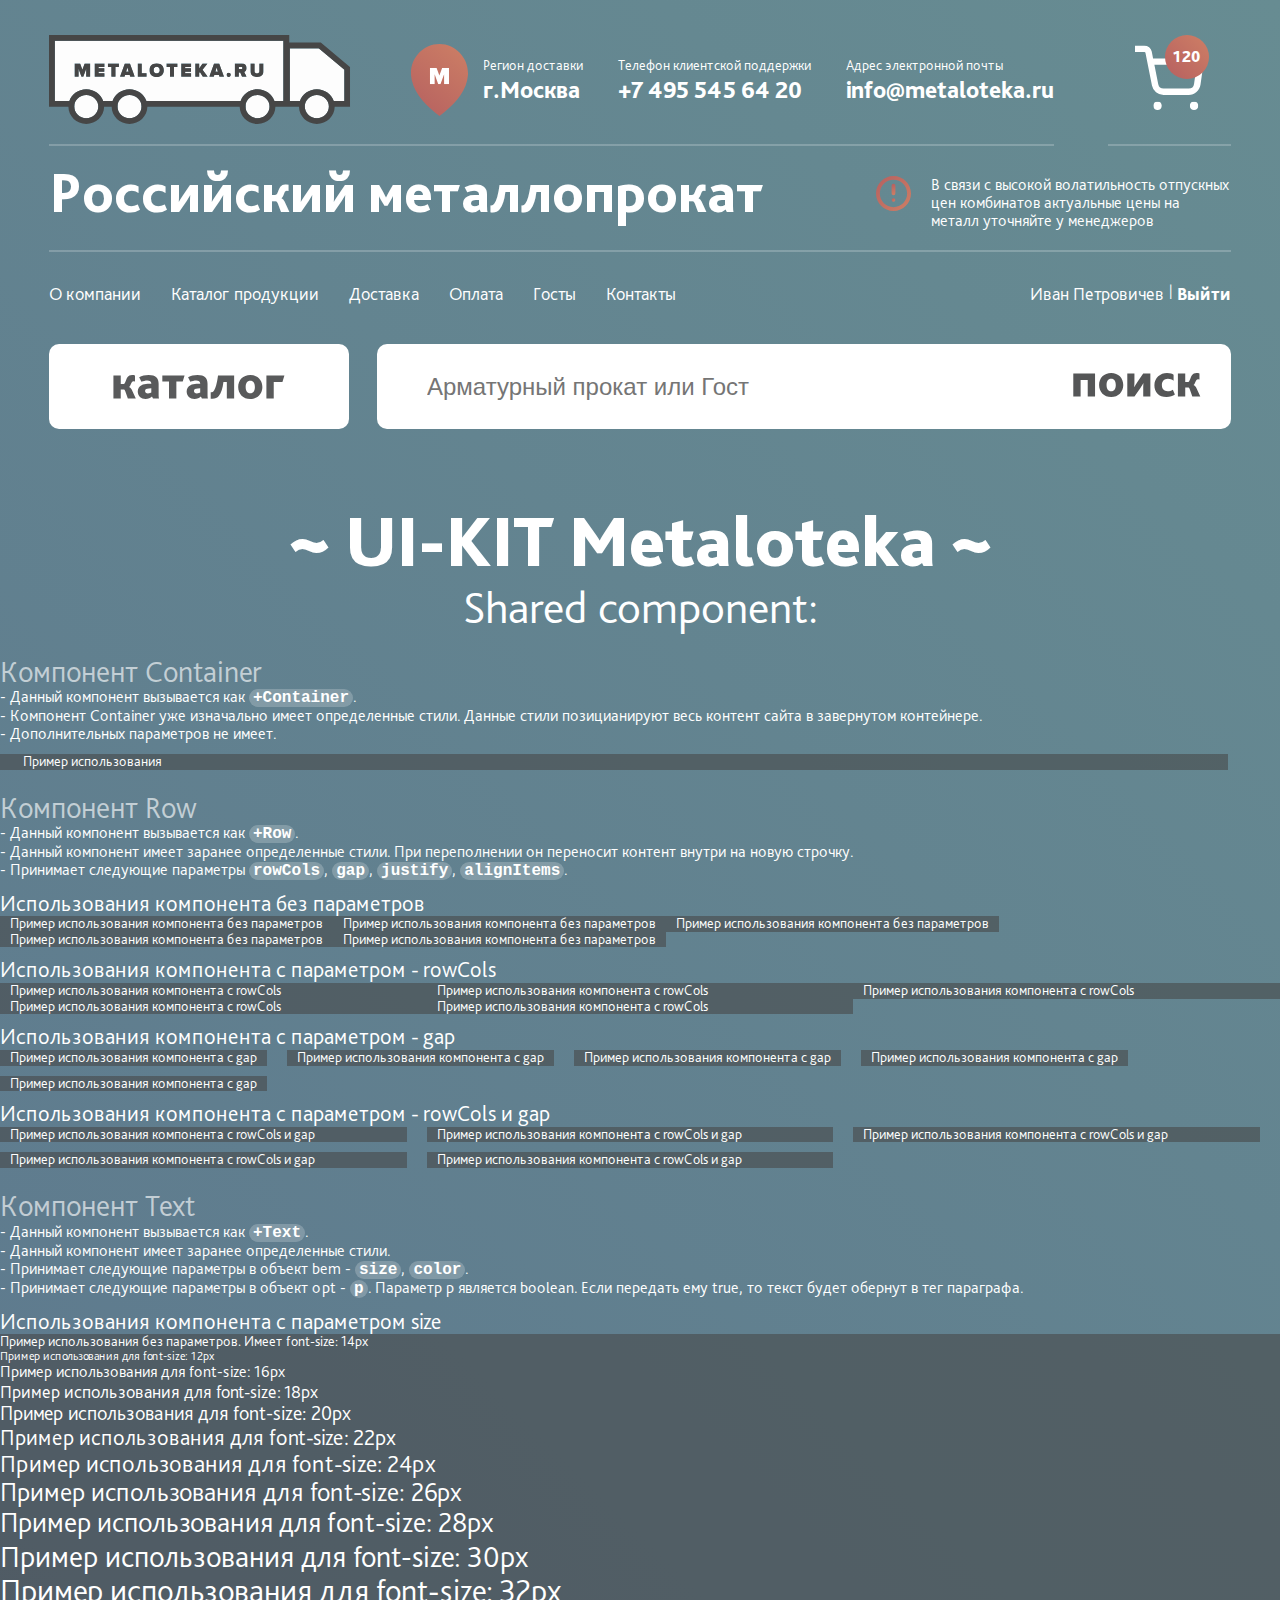
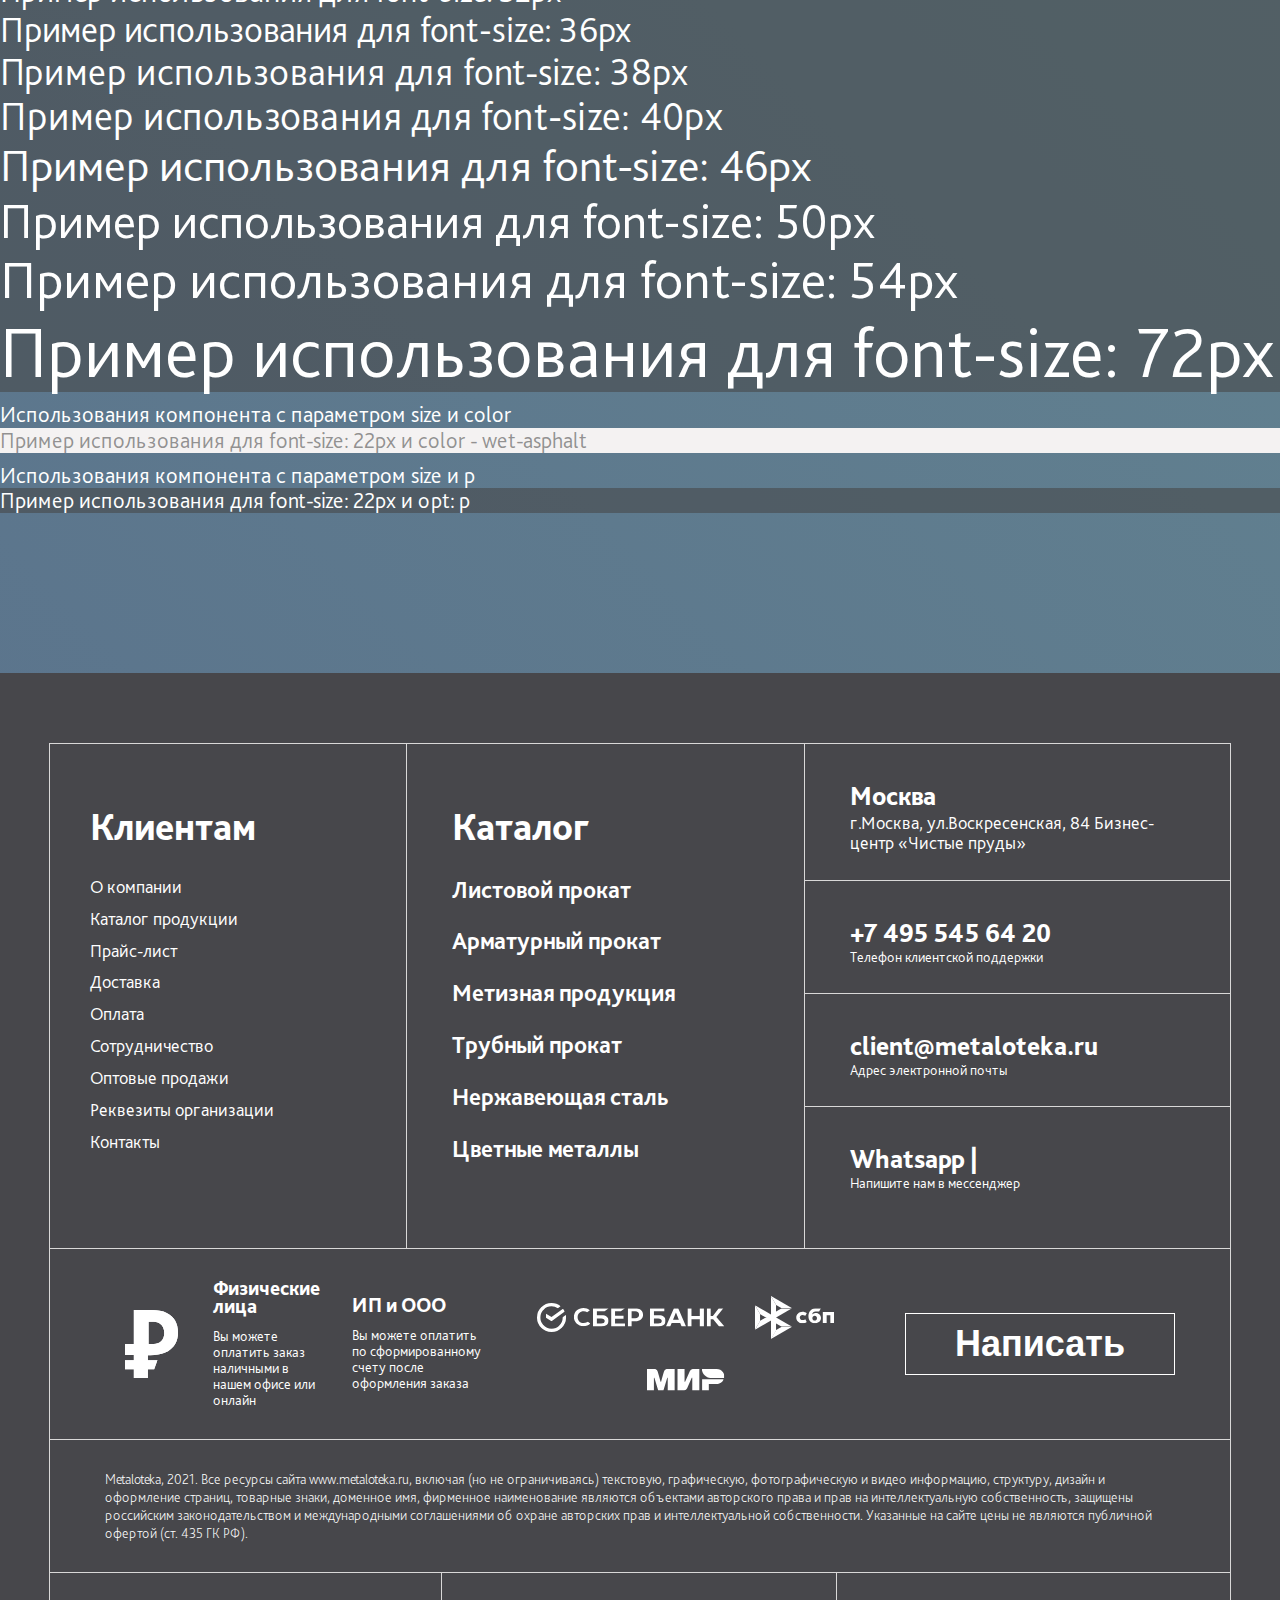
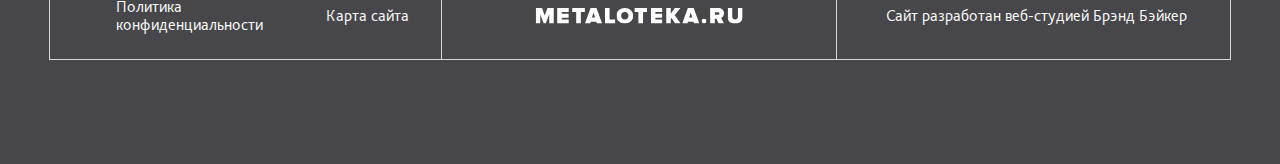
<file: ui-kit.html>
<!doctype html>
<html lang="ru">

	<head>
		<meta charset="UTF-8" />
		<meta name="viewport" content="width=device-width,user-scalable=no,initial-scale=1,maximum-scale=1,minimum-scale=1" />
		<meta http-equiv="X-UA-Compatible" content="ie=edge" />
		<meta name="theme-color" content="#678c92" />
		<title>UI-KIT</title>
		<link href="/css/app.css" rel="stylesheet">
	</head>

	<body class="body">
		<header class="header">
			<div class="container">
				<div class="row justify-content-between align-items-xl-center">
					<div class="header__connection">
						<div class="header__line"></div><img class="header__logo" src="/images/logo.svg" alt="логотип metaloteka" />
						<div class="header__line"></div>
						<div class="contact-header ml-lg-60"><img class="contact-header__icon" src="/images/icon-pin-map.svg" alt="icon" /><span class="text contact-header__text">Регион доставки</span><span class="contact-header__contact">г.Москва</span></div>
						<div class="contact-header ml-lg-20"><span class="text contact-header__text">Телефон клиентской поддержки</span><a class="contact-header__contact" href="tel:+74955456420">+7 495 545 64 20</a></div>
						<div class="contact-header ml-lg-20"><span class="text contact-header__text">Адрес электронной почты</span><a class="contact-header__contact" href="mailto:info@metaloteka.ru">info@metaloteka.ru</a></div>
					</div>
					<div class="header__shipped"><span class="header__number-shipped">245 т</span>
						<div class="header__divider-shipped"></div><span class="text">отгружено за неделю</span>
					</div>
					<div class="header__wrap-basket"><a class="header__basket header__basket_full" href="#">
							<div class="header__basket-num">120</div>
							<div class="header__basket-icon"><svg width="69" height="65" viewBox="0 0 69 65" xmlns="http://www.w3.org/2000/svg">
									<defs>
										<clipPath id="dl3q6myura">
											<path d="M4500 0v5500H0V0h4500z" />
										</clipPath>
										<clipPath id="a5dmji0u5b">
											<path d="M9.36 0a7.516 7.516 0 0 1 7.375 6.05l1.363 6.846h47.384a3.24 3.24 0 0 1 2.457 1.1c.62.71.897 1.654.763 2.586l-3.22 22.706c-.859 5.83-5.858 10.15-11.745 10.146H28.51a11.81 11.81 0 0 1-11.56-9.512L10.432 7.308a1.073 1.073 0 0 0-1.074-.86H0V0zm52.407 19.344h-42.38l3.865 19.343a5.37 5.37 0 0 0 5.259 4.299h25.163a5.37 5.37 0 0 0 5.367-4.61l2.726-19.032z" />
										</clipPath>
										<clipPath id="hx4p2o3vkc">
											<path d="M8.588 4.298c0 5.73-8.588 5.73-8.588 0s8.588-5.73 8.588 0z" />
										</clipPath>
									</defs>
									<g fill="currentColor" clip-path="url(#dl3q6myura)" transform="translate(-2284 -595)">
										<g>
											<g clip-path="url(#a5dmji0u5b)" transform="translate(2284 595.522)">
												<path d="M0 0h68.735v49.434H0V0z" />
											</g>
											<g clip-path="url(#hx4p2o3vkc)" transform="translate(2338.747 651.405)">
												<path d="M0 0h8.588v8.595H0V0z" />
											</g>
											<g clip-path="url(#hx4p2o3vkc)" transform="translate(2302.25 651.405)">
												<path d="M0 0h8.588v8.595H0V0z" />
											</g>
										</g>
									</g>
								</svg></div>
						</a></div>
				</div>
				<div class="contact-header-warning">
					<p class="contact-header-warning__title">Российский металлопрокат</p>
					<div class="contact-header-warning__line"></div>
					<div class="contact-header-warning__right"><img class="contact-header-warning__img" src="/images/icon-warning.svg" alt="icon" />
						<p class="contact-header-warning__warning">В связи с высокой волатильность отпускных цен комбинатов актуальные цены на металл уточняйте у менеджеров</p>
					</div>
					<div class="contact-header-warning__line"></div>
				</div>
				<div class="header__nav">
					<div class="row">
						<div class="header__nav-link"><a class="header__link" href="#">О компании</a><a class="header__link" href="/catalog.html">Каталог продукции</a><a class="header__link" href="#">Доставка</a><a class="header__link" href="/cart-page.html">Оплата</a><a class="header__link" href="#">Госты</a><a class="header__link" href="/contacts.html">Контакты</a></div>
						<div class="header__date">
							<div class="header__name">Иван Петровичев</div><span class="header__stick">|</span><a class="header__exit" href="#" data-popup-open="authorization">Выйти</a>
						</div>
					</div>
				</div>
				<div class="row justify-content-between noWrap"><button class="header__catalog"><svg width="172" height="24" viewBox="0 0 172 24" xmlns="http://www.w3.org/2000/svg">
							<g fill="#555657" fill-rule="nonzero" opacity=".978">
								<path d="M.42 23.515h7.334v-8.97h2.962c.632 0 1.166.63 1.652 1.94l2.476 7.03h7.965l-4.128-8.921c-.631-1.358-1.505-2.133-2.574-2.57v-.097c1.506-1.018 1.749-3.588 2.866-4.945.388-.437.874-.679 1.554-.679a4.36 4.36 0 0 1 1.457.242V.388C21.207.097 19.847 0 19.118 0c-2.185 0-3.545.776-4.468 1.94-2.088 2.666-1.991 7.127-4.614 7.127H7.754V.582H.42v22.933zM40.002 23.515h6.022c-.389-1.26-.389-3.103-.389-4.509V8.727C45.635 3.152 42.721 0 35.631 0c-3.643 0-6.751.873-9.47 2.23l2.282 4.606c1.651-.872 3.885-1.406 5.828-1.406 2.477 0 4.03.873 4.03 3.006v.243l-3.642.145c-2.33.097-4.42.534-6.07 1.406-2.38 1.26-3.837 3.152-3.837 6.255 0 4.412 3.302 7.515 7.819 7.515 2.865 0 4.857-1.067 6.41-2.424l1.02 1.94zm-1.7-10.23v4.267c-.534.339-1.749.824-3.351.824-1.749 0-2.866-.776-2.866-2.376 0-.97.34-1.552 1.02-1.988.632-.388 1.554-.582 2.72-.63l2.477-.097zM56.028 23.515h7.334V6.594h6.362L71.569.582H49.326v6.012h6.702zM88.907 23.515h6.022c-.388-1.26-.388-3.103-.388-4.509V8.727C94.54 3.152 91.627 0 84.536 0c-3.642 0-6.75.873-9.47 2.23l2.283 4.606c1.65-.872 3.885-1.406 5.828-1.406 2.476 0 4.03.873 4.03 3.006v.243l-3.642.145c-2.331.097-4.42.534-6.07 1.406-2.38 1.26-3.837 3.152-3.837 6.255 0 4.412 3.302 7.515 7.819 7.515 2.865 0 4.856-1.067 6.41-2.424l1.02 1.94zm-1.7-10.23v4.267c-.534.339-1.748.824-3.35.824-1.749 0-2.866-.776-2.866-2.376 0-.97.34-1.552 1.02-1.988.631-.388 1.554-.582 2.72-.63l2.476-.097zM99.446 23.855c2.817 0 4.808-.97 6.314-2.764 2.428-2.86 3.933-7.855 4.662-14.06h3.4v16.484h7.333V.582H105.03c-1.02 8-2.622 13.285-4.274 15.515-.631.873-1.36 1.26-2.234 1.26-.097 0-.485 0-.825-.096v6.4c.582.145 1.31.194 1.748.194zM137.279 24c7.139 0 12.093-5.042 12.093-12.024C149.372 4.994 144.418 0 137.279 0c-7.14 0-12.093 4.994-12.093 11.976 0 6.982 4.954 12.024 12.093 12.024zm0-5.77c-3.254 0-4.614-2.715-4.614-6.254 0-3.54 1.36-6.206 4.614-6.206 3.254 0 4.613 2.666 4.613 6.206 0 3.54-1.36 6.254-4.613 6.254zM153.403 23.515h7.333V7.03h8.693L171.42.582h-18.017z" />
							</g>
						</svg></button>
					<div class="header__right"><input class="header__search" placeholder="Арматурный прокат или Гост" /><button class="header__button-search"><svg width="128" height="24" viewBox="0 0 128 24" xmlns="http://www.w3.org/2000/svg">
								<g fill="#555657" fill-rule="nonzero">
									<path d="M.291 23.515h7.333V7.03h7.091v16.485h7.334V.582H.29zM38.172 24c7.14 0 12.093-5.042 12.093-12.024C50.265 4.994 45.312 0 38.172 0 31.033 0 26.08 4.994 26.08 11.976 26.08 18.958 31.033 24 38.172 24zm0-5.77c-3.254 0-4.613-2.715-4.613-6.254 0-3.54 1.36-6.206 4.613-6.206 3.254 0 4.614 2.666 4.614 6.206 0 3.54-1.36 6.254-4.614 6.254zM54.296 23.515h7.188l5.925-8.582c1.263-1.842 2.477-3.927 2.914-4.751h.146c-.146 1.26-.243 3.248-.243 5.14v8.193h7.14V.582h-7.189l-5.925 8.582c-1.262 1.842-2.477 3.927-2.914 4.751h-.145c.145-1.26.243-3.248.243-5.14V.583h-7.14v22.933zM93.538 24c3.35 0 6.41-.97 8.353-2.376l-2.04-4.945c-1.748.97-3.302 1.551-5.245 1.551-3.448 0-5.73-2.133-5.73-6.109 0-3.54 2.185-6.351 6.021-6.351 2.234 0 3.983.678 5.683 1.988V1.697C99.414.921 97.326 0 94.023 0 87.37 0 81.396 4.752 81.396 12.17c0 6.788 4.371 11.83 12.142 11.83zM104.902 23.515h7.334v-8.97h2.962c.631 0 1.166.63 1.651 1.94l2.477 7.03h7.965l-4.128-8.921c-.632-1.358-1.506-2.133-2.574-2.57v-.097c1.505-1.018 1.748-3.588 2.865-4.945.389-.437.874-.679 1.554-.679a4.36 4.36 0 0 1 1.457.242V.388C125.688.097 124.328 0 123.6 0c-2.186 0-3.545.776-4.468 1.94-2.088 2.666-1.991 7.127-4.614 7.127h-2.282V.582h-7.334v22.933z" />
								</g>
							</svg></button></div>
				</div>
			</div>
		</header>
		<main class="main">
			<style>
				.h1 {
					font-size: var(--fs-title1);
					font-weight: 900;
					text-align: center
				}

				.h2 {
					font-size: var(--fs-title3);
					text-align: center
				}

				.h3 {
					--white: #ffffff9f;
					font-size: var(--fs-title5);
					color: var(--white)
				}

				.h4 {
					font-size: var(--fs-22)
				}

				.p {
					font-size: var(--fs-big)
				}

				.p code {
					--white: #ffffff36;
					font-family: monospace;
					font-weight: 700;
					background: var(--white);
					padding: 0 4px;
					border-radius: 15px
				}
			</style>
			<h1 class="h1">~ UI-KIT Metaloteka ~</h1>
			<section class="section-shared-component">
				<h2 class="h2">Shared component:</h2>
				<style>
					.example-container {
						height: 16px
					}

					.example-container .container {
						--wet-asphalt: #46464692;
						position: absolute;
						left: 0;
						background: var(--wet-asphalt)
					}
				</style>
				<h3 class="h3 mt-20">Компонент Container</h3>
				<p class="p">- Данный компонент вызывается как <code>+Container</code>.</p>
				<p class="p">- Компонент Container уже изначально имеет определенные стили. Данные стили позицианируют весь контент сайта в завернутом контейнере.</p>
				<p class="p">- Дополнительных параметров не имеет.</p>
				<div class="example-container mt-10">
					<div class="container">
						<div>Пример использования</div>
					</div>
				</div>
				<style>
					.example-row div:not(.row) {
						--wet-asphalt: #46464692;
						background: var(--wet-asphalt);
						padding-inline: 10px
					}
				</style>
				<h3 class="h3 mt-20">Компонент Row</h3>
				<p class="p">- Данный компонент вызывается как <code>+Row</code>.</p>
				<p class="p">- Данный компонент имеет заранее определенные стили. При переполнении он переносит контент внутри на новую строчку.</p>
				<p class="p">- Принимает следующие параметры <code>rowCols</code>, <code>gap</code>, <code>justify</code>, <code>alignItems</code>.</p>
				<div class="example-row mt-10">
					<h4 class="h4">Использования компонента без параметров</h4>
					<div class="row">
						<div>Пример использования компонента без параметров</div>
						<div>Пример использования компонента без параметров</div>
						<div>Пример использования компонента без параметров</div>
						<div>Пример использования компонента без параметров</div>
						<div>Пример использования компонента без параметров</div>
					</div>
					<h4 class="h4 mt-10">Использования компонента с параметром - rowCols</h4>
					<div class="row row-cols-3">
						<div>Пример использования компонента с rowCols</div>
						<div>Пример использования компонента с rowCols</div>
						<div>Пример использования компонента с rowCols</div>
						<div>Пример использования компонента с rowCols</div>
						<div>Пример использования компонента с rowCols</div>
					</div>
					<h4 class="h4 mt-10">Использования компонента с параметром - gap</h4>
					<div class="row cg-20 rg-10">
						<div>Пример использования компонента с gap</div>
						<div>Пример использования компонента с gap</div>
						<div>Пример использования компонента с gap</div>
						<div>Пример использования компонента с gap</div>
						<div>Пример использования компонента с gap</div>
					</div>
					<h4 class="h4 mt-10">Использования компонента с параметром - rowCols и gap</h4>
					<div class="row row-cols-3 cg-20 rg-10">
						<div>Пример использования компонента с rowCols и gap</div>
						<div>Пример использования компонента с rowCols и gap</div>
						<div>Пример использования компонента с rowCols и gap</div>
						<div>Пример использования компонента с rowCols и gap</div>
						<div>Пример использования компонента с rowCols и gap</div>
					</div>
				</div>
				<style>
					.example-text__properties {
						--wet-asphalt: #46464692;
						background: var(--wet-asphalt);
						display: flex;
						flex-direction: column
					}

					.example-text__properties_dark {
						--white: #f4f2f2;
						background: var(--white)
					}
				</style>
				<h3 class="h3 mt-20">Компонент Text</h3>
				<p class="p">- Данный компонент вызывается как <code>+Text</code>.</p>
				<p class="p">- Данный компонент имеет заранее определенные стили.</p>
				<p class="p">- Принимает следующие параметры в объект bem - <code>size</code>, <code>color</code>.</p>
				<p class="p">- Принимает следующие параметры в объект opt - <code>p</code>. Параметр p является boolean. Если передать ему true, то текст будет обернут в тег параграфа.</p>
				<div class="example-text mt-10">
					<h4 class="h4 mt-10">Использования компонента с параметром size</h4>
					<div class="example-text__properties"><span class="text">Пример использования без параметров. Имеет font-size: 14px</span><span class="text text_small">Пример использования для font-size: 12px</span><span class="text text_big">Пример использования для font-size: 16px</span><span class="text text_fs-18">Пример использования для font-size: 18px</span><span class="text text_fs-20">Пример использования для font-size: 20px</span><span class="text text_fs-22">Пример использования для font-size: 22px</span><span class="text text_fs-24">Пример использования для font-size: 24px</span><span class="text text_fs-26">Пример использования для font-size: 26px</span><span class="text text_fs-28">Пример использования для font-size: 28px</span><span class="text text_fs-30">Пример использования для font-size: 30px</span><span class="text text_fs-32">Пример использования для font-size: 32px</span><span class="text text_fs-36">Пример использования для font-size: 36px</span><span class="text text_fs-38">Пример использования для font-size: 38px</span><span class="text text_fs-40">Пример использования для font-size: 40px</span><span class="text text_fs-46">Пример использования для font-size: 46px</span><span class="text text_fs-50">Пример использования для font-size: 50px</span><span class="text text_fs-54">Пример использования для font-size: 54px</span><span class="text text_fs-72">Пример использования для font-size: 72px</span></div>
					<h4 class="h4 mt-10">Использования компонента с параметром size и color</h4>
					<div class="example-text__properties example-text__properties_dark"><span class="text text_fs-22 text_wet-asphalt">Пример использования для font-size: 22px и color - wet-asphalt</span></div>
					<h4 class="h4 mt-10">Использования компонента с параметром size и p</h4>
					<div class="example-text__properties">
						<p class="text text_fs-22">Пример использования для font-size: 22px и opt: p</p>
					</div>
				</div>
			</section>
		</main>
		<div class="bg-footer">
			<footer class="footer">
				<div class="container">
					<div class="footer__footer-top">
						<div class="footer__metaloteka-icons">
							<div class="footer__icons-font"><img class="footer__logo" src="/images/metaloteka-logo.svg" alt="логотип metaloteka" />
								<p class="footer__icon-subtitle">Металлопрокат оптом и в розницу</p>
							</div><a class="footer__metaloteka-logo" href="#"><img class="footer__metaloteka-logo_item" src="/images/logo.svg" alt="Logo" /></a>
							<div class="footer__social"><a class="footer__clients-item" href="#"><img class="footer__social-item" src="/images/logo-mail.svg" alt="Mail" /></a><a class="footer__clients-item" href="#"><img class="footer__social-item" src="/images/logo-vk.svg" alt="Vk" /></a><a class="footer__clients-item" href="#"><img class="footer__social-item" src="/images/logo-tg.svg" alt="Telegram" /></a></div>
						</div>
						<div class="footer__clients">
							<h2 class="footer__clients-title">Клиентам</h2><a class="footer__clients-item" href="#">О компании</a><a class="footer__clients-item" href="#">Каталог продукции</a><a class="footer__clients-item" href="#">Прайс-лист</a><a class="footer__clients-item" href="#">Доставка</a><a class="footer__clients-item" href="#">Оплата</a><a class="footer__clients-item" href="#">Сотрудничество</a><a class="footer__clients-item" href="#">Оптовые продажи</a><a class="footer__clients-item" href="#">Реквезиты организации</a><a class="footer__clients-item" href="/contacts.html">Контакты</a>
						</div>
						<div class="footer__catalog">
							<h2 class="footer__catalog-title">Каталог</h2><a class="footer__catalog-item" href="#">Листовой прокат</a><a class="footer__catalog-item" href="#"> Арматурный прокат</a><a class="footer__catalog-item" href="#"> Метизная продукция</a><a class="footer__catalog-item" href="#"> Трубный прокат</a><a class="footer__catalog-item" href="#"> Нержавеющая сталь</a><a class="footer__catalog-item" href="#"> Цветные металлы</a>
						</div>
						<div class="footer__contacts">
							<div class="footer__address-wrapper">
								<p class="footer__subtitle" href="">Москва</p>
								<p class="footer__messenger-title">г.Москва, ул.Воскресенская, 84 Бизнес-центр «Чистые пруды»</p>
							</div>
							<div class="footer__address-wrapper"><a class="footer__subtitle" href="+74955456420">+7 495 545 64 20</a>
								<p class="footer__messenger-subtitle">Телефон клиентской поддержки</p>
							</div>
							<div class="footer__address-wrapper"><a class="footer__subtitle" href="client@metaloteka.ru">client@metaloteka.ru</a>
								<p class="footer__messenger-subtitle">Адрес электронной почты</p>
							</div>
							<div class="footer__address-wrapper">
								<p class="footer__subtitle" href="">Whatsapp |</p>
								<p class="footer__messenger-subtitle">Напишите нам в мессенджер</p>
							</div>
						</div>
					</div>
					<div class="footer__requesites">
						<div class="footer__requesites-info"><img class="footer__requesites-img" src="/images/icon-ruble.svg" alt="iconRuble" />
							<div class="footer__individuals"><span class="footer__title-individuals">Физические лица</span><span class="footer__subtitle-individuals">Вы можете оплатить заказ наличными в нашем офисе или онлайн</span></div>
							<div class="footer__legal-entities"><span class="footer__title-individuals">ИП и ООО</span><span class="footer__subtitle-individuals">Вы можете оплатить по сформированному счету после оформления заказа</span></div>
						</div>
						<div class="footer__bank-icons"><a class="footer__clients-item" href="#"><img class="footer__logo-bank" src="/images/logo-sberbank.svg" alt="logo-sberbank" /></a><a class="footer__clients-item" href="#"><img class="footer__logo-bank" src="/images/payment-logo-sbp.svg" alt="payment-logo-sbp" /></a><a class="footer__clients-item" href="#"><img class="footer__logo-bank" src="/images/logo-mirlogo.svg" alt="logo-mirlogo" /></a></div><button class="footer__button">Написать</button>
					</div>
					<div class="footer__info-metaloteka">Metaloteka, 2021. Все ресурсы сайта www.metaloteka.ru, включая (но не ограничиваясь) текстовую, графическую, фотографическую и видео информацию, структуру, дизайн и оформление страниц, товарные знаки, доменное имя, фирменное наименование являются объектами авторского права и прав на интеллектуальную собственность, защищены российским законодательством и международными соглашениями об охране авторских прав и интеллектуальной собственности. Указанные на сайте цены не являются публичной офертой (ст. 435 ГК РФ).</div>
					<div class="footer__privacy-policy-wrapper">
						<div class="footer__privacy-policy-info"><a class="footer__privacy-policy" href="#">Политика конфиденциальности</a><a class="footer__privacy-policy-map" href="#">Карта сайта</a></div><a class="footer__privacy-policy-img-wrapper" href="#"><img class="footer__privacy-policy-img" src="/images/metaloteka-font-logo.svg" alt="metaloteka-font-logo" /></a><a class="footer__privacy-policy-web" href="#">Сайт разработан веб-студией Брэнд Бэйкер</a>
					</div>
				</div>
			</footer>
		</div>
		<div class="mobile-callback"><a class="mobile-callback__wrap-link" href="tel:+74955456420"><img class="mobile-callback__phone-icon" src="/images/icon-phone.png" /></a><a class="mobile-callback__wrap-link" href="#!">
				<div class="mobile-callback__basket-icon"><svg width="69" height="65" viewBox="0 0 69 65" xmlns="http://www.w3.org/2000/svg">
						<defs>
							<clipPath id="dl3q6myura">
								<path d="M4500 0v5500H0V0h4500z" />
							</clipPath>
							<clipPath id="a5dmji0u5b">
								<path d="M9.36 0a7.516 7.516 0 0 1 7.375 6.05l1.363 6.846h47.384a3.24 3.24 0 0 1 2.457 1.1c.62.71.897 1.654.763 2.586l-3.22 22.706c-.859 5.83-5.858 10.15-11.745 10.146H28.51a11.81 11.81 0 0 1-11.56-9.512L10.432 7.308a1.073 1.073 0 0 0-1.074-.86H0V0zm52.407 19.344h-42.38l3.865 19.343a5.37 5.37 0 0 0 5.259 4.299h25.163a5.37 5.37 0 0 0 5.367-4.61l2.726-19.032z" />
							</clipPath>
							<clipPath id="hx4p2o3vkc">
								<path d="M8.588 4.298c0 5.73-8.588 5.73-8.588 0s8.588-5.73 8.588 0z" />
							</clipPath>
						</defs>
						<g fill="currentColor" clip-path="url(#dl3q6myura)" transform="translate(-2284 -595)">
							<g>
								<g clip-path="url(#a5dmji0u5b)" transform="translate(2284 595.522)">
									<path d="M0 0h68.735v49.434H0V0z" />
								</g>
								<g clip-path="url(#hx4p2o3vkc)" transform="translate(2338.747 651.405)">
									<path d="M0 0h8.588v8.595H0V0z" />
								</g>
								<g clip-path="url(#hx4p2o3vkc)" transform="translate(2302.25 651.405)">
									<path d="M0 0h8.588v8.595H0V0z" />
								</g>
							</g>
						</g>
					</svg></div>
			</a></div>
		<div class="popup" data-popup="authorization">
			<div class="popup-authorization popup__body">
				<div class="popup-authorization__title">Вход в личный кабинет</div>
				<div class="popup-authorization__line"></div>
				<form class="popup-authorization__form"><label class="popup-authorization__field-item"><input required="required" /><span>Фамилия Имя</span></label><label class="popup-authorization__field-item"><input required="required" type="number" /><span>ИНН</span></label><label class="popup-authorization__field-item"><input required="required" type="email" /><span>E-mail</span></label><label class="popup-authorization__field-item"><input required="required" type="password" /><span>Пароль</span></label><label class="popup-authorization__field-item"><input required="required" type="tel" /><span>Моб. телефон</span></label><button class="popup-authorization__button-password">Вход</button></form><button class="popup__close">Закрыть</button>
			</div>
		</div>
		<script defer="defer" src="/js/app.js"></script>
	</body>

</html>
</file>
